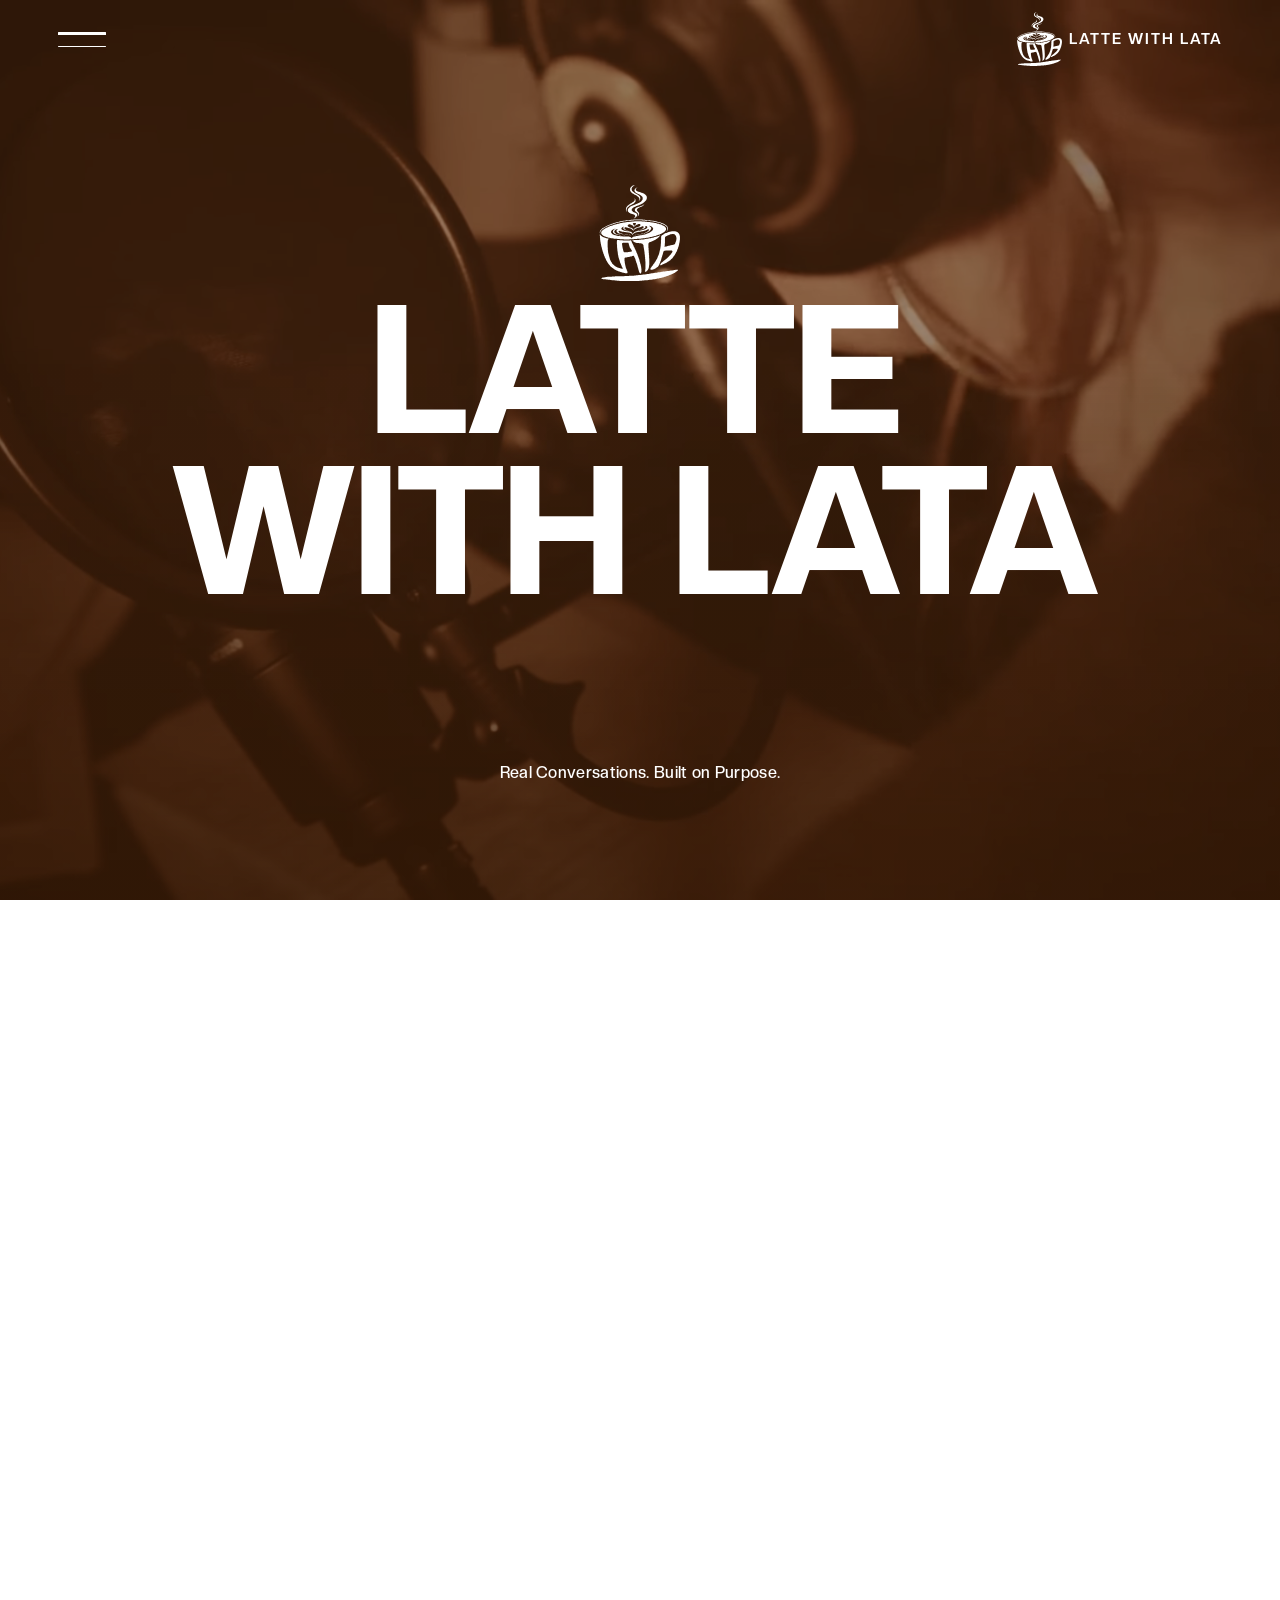
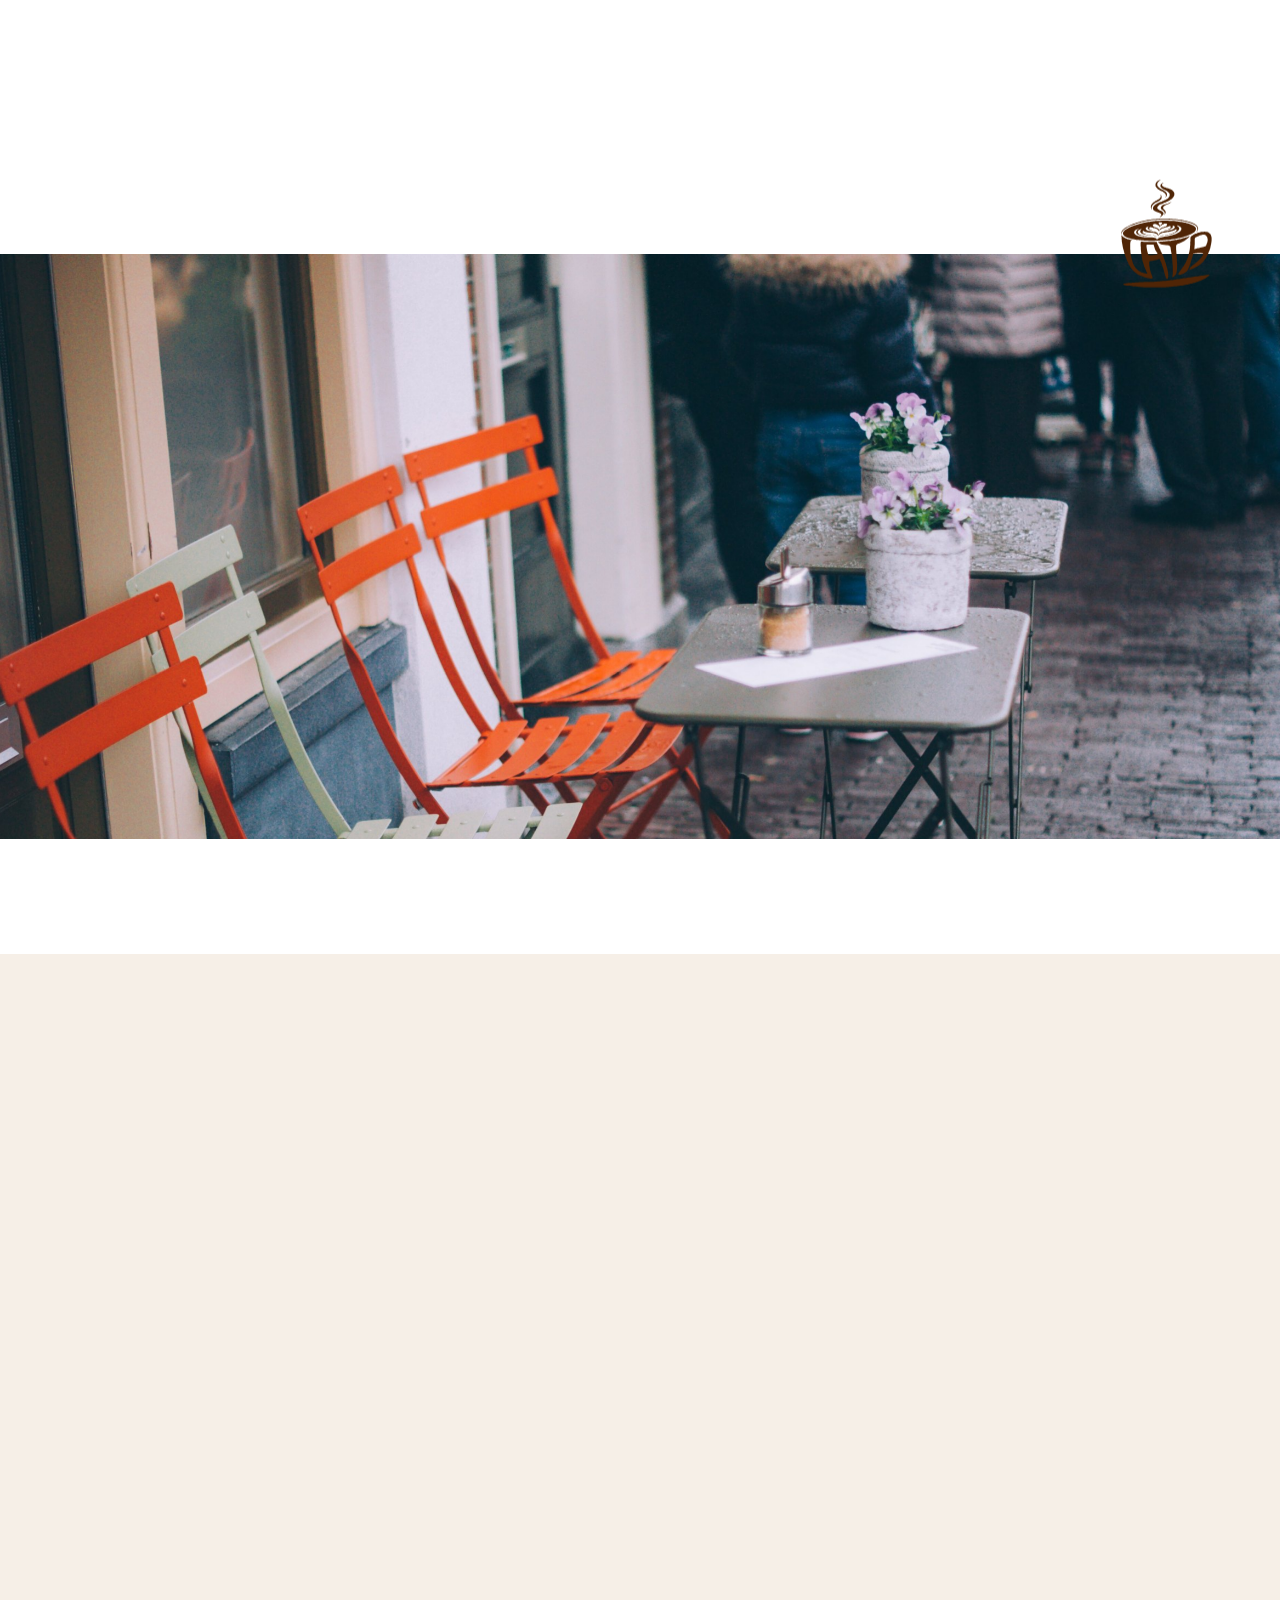
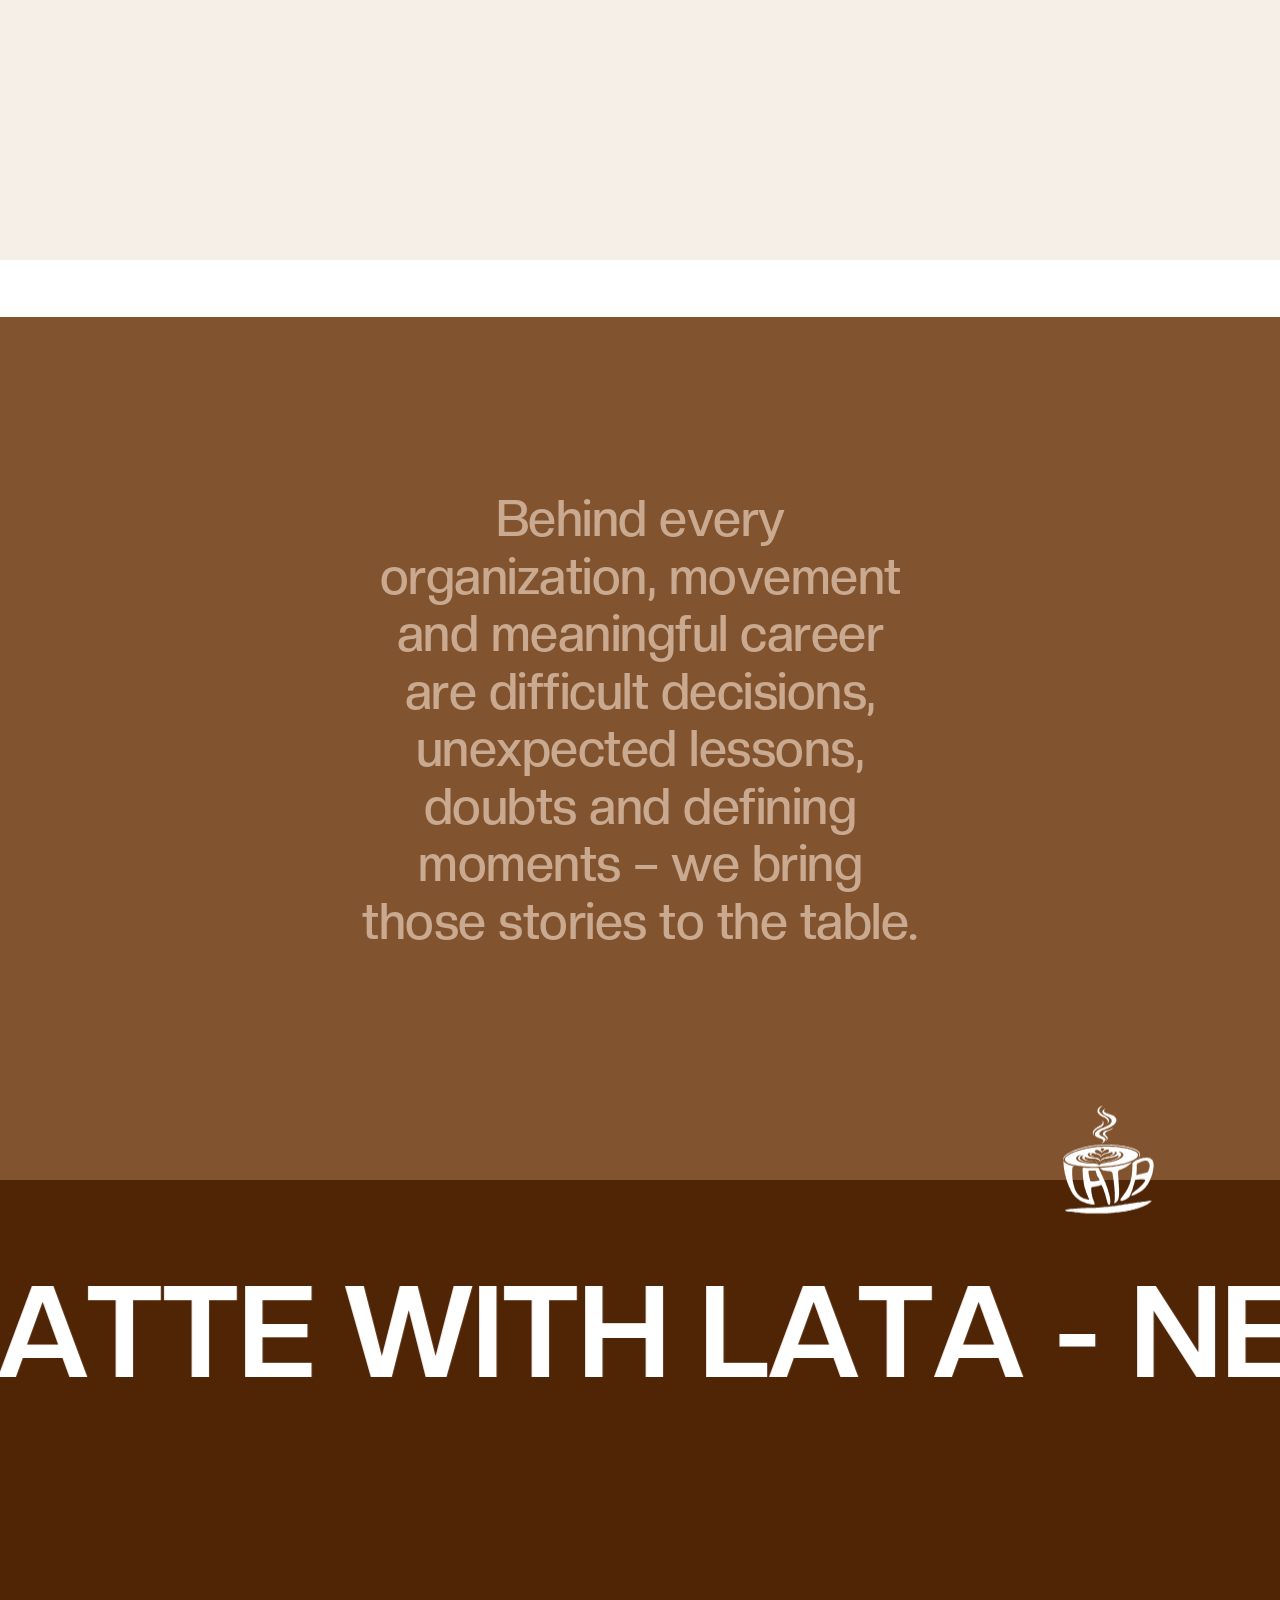
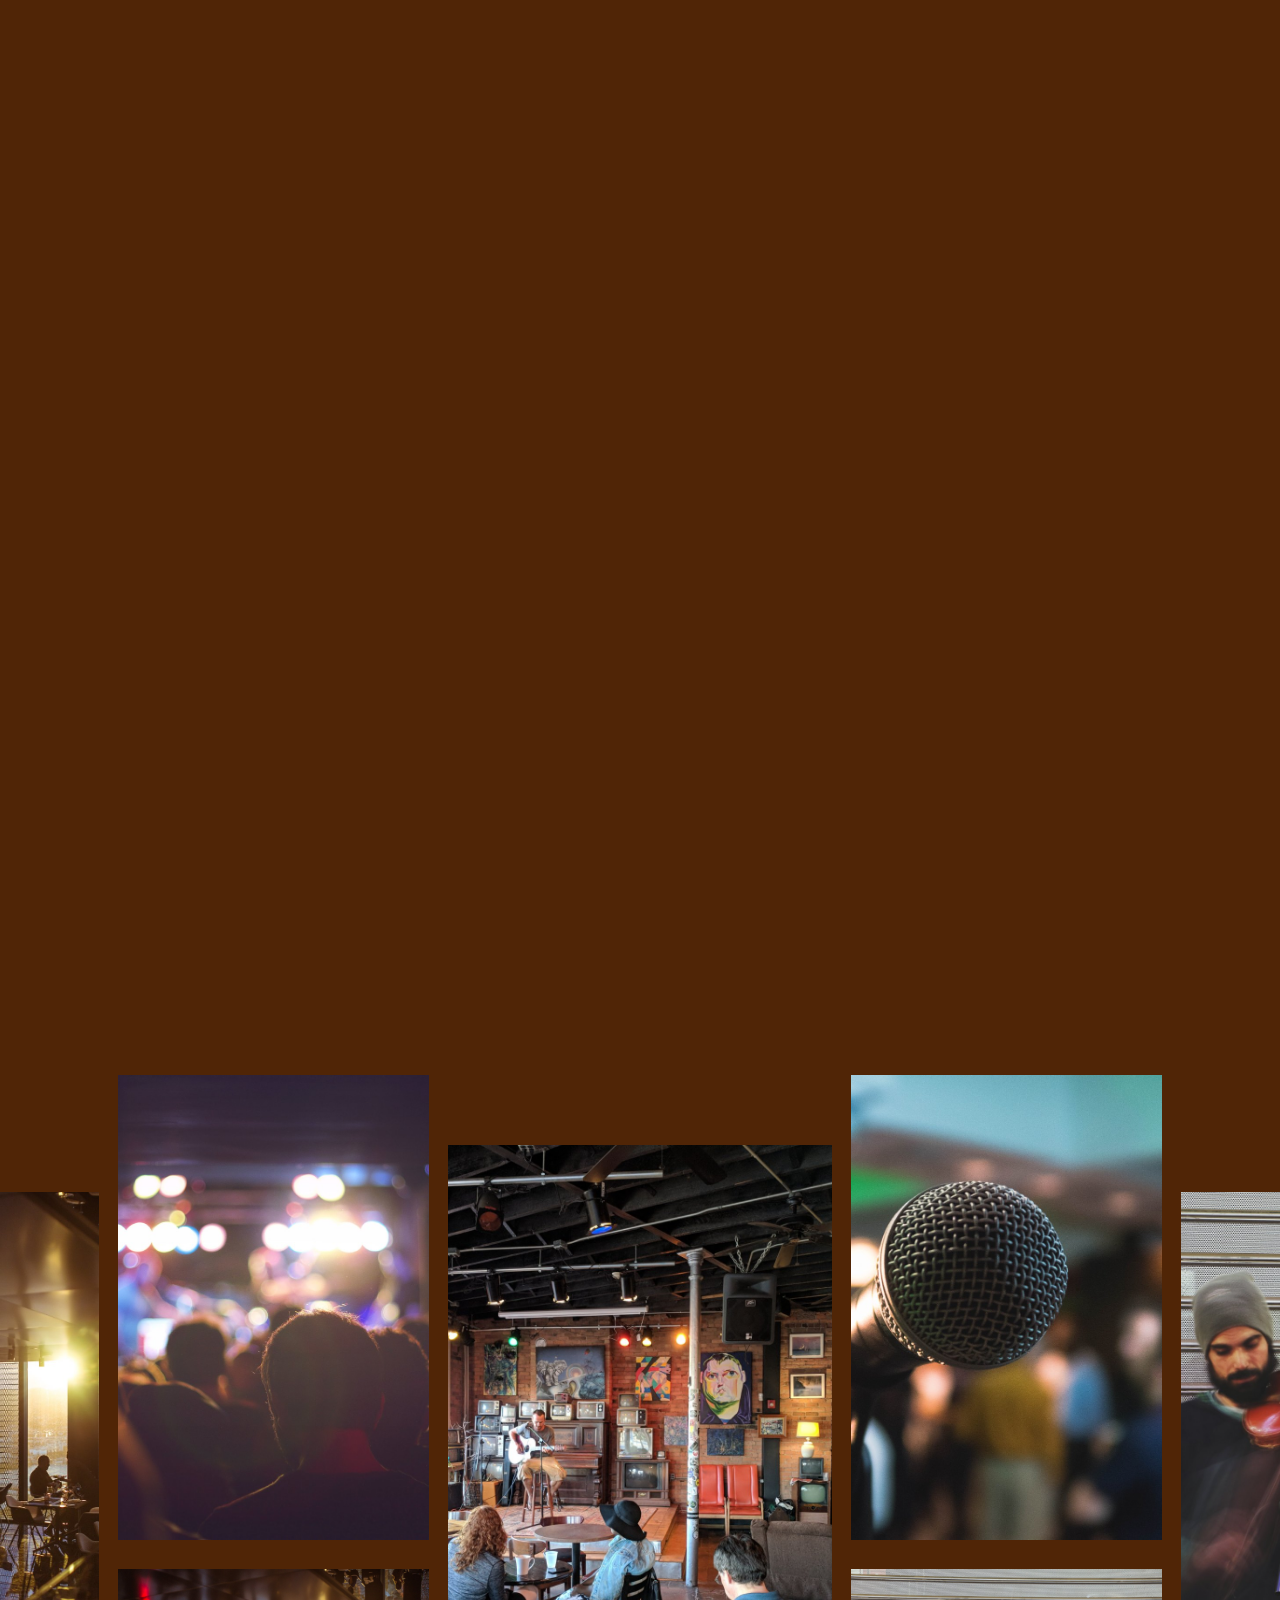
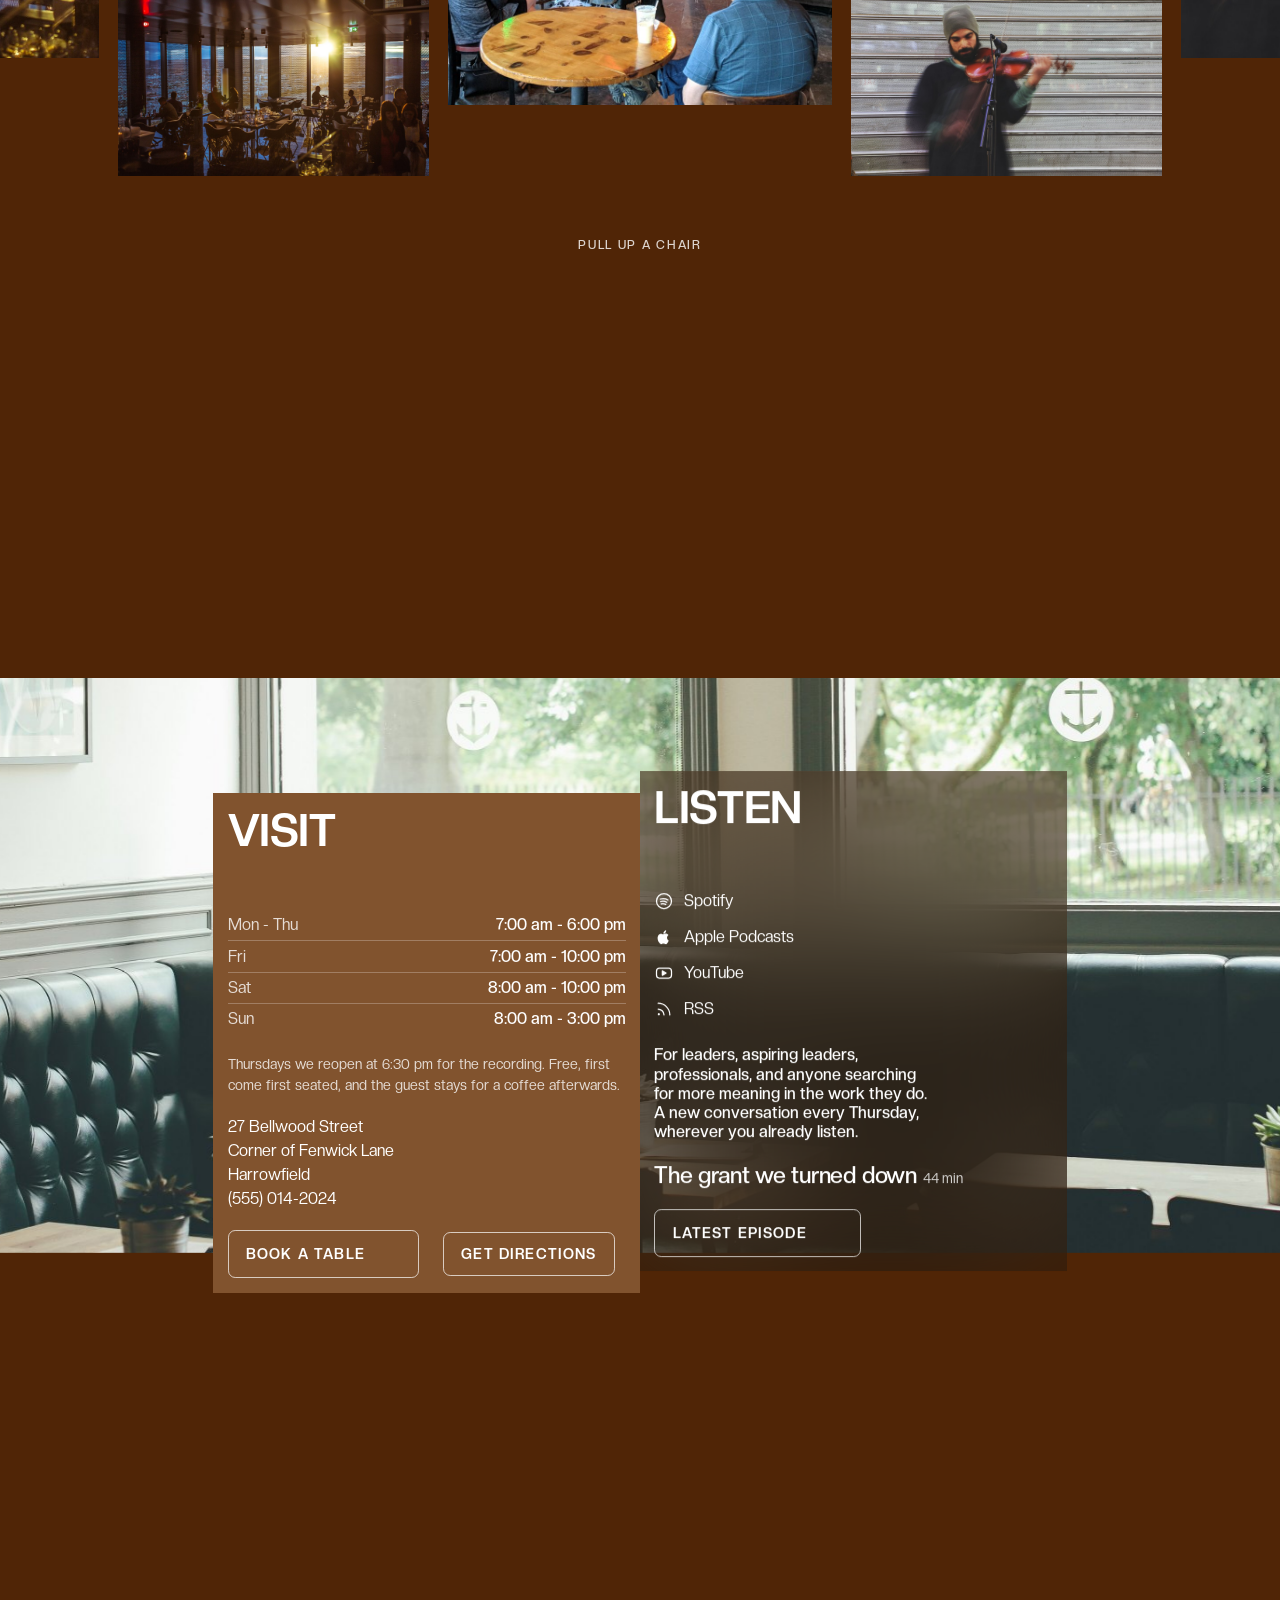
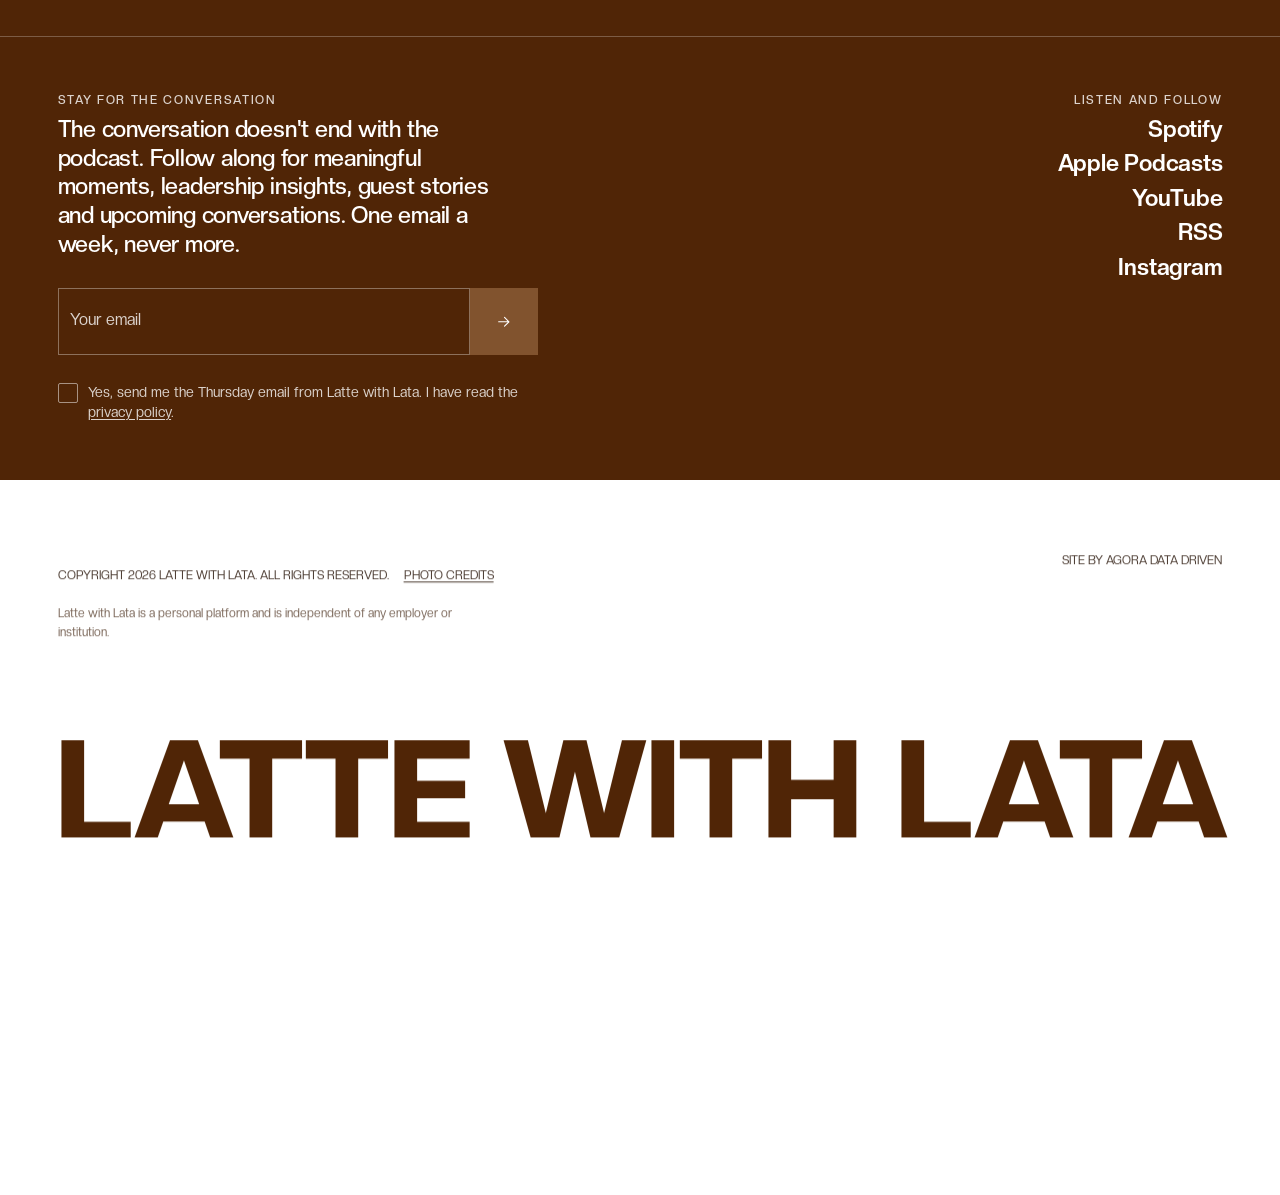
<file: index.html>
<!doctype html>
<html lang="en" class="no-js">
<head>
<meta charset="utf-8">
<!-- no-js -> js-ok before first paint (PZ pattern: .no-js in inline-critical, rendered.html:1 <html class="js-ok ...">); the section CSS carries html:not(.js-ok) fallbacks -->
<script>document.documentElement.classList.replace("no-js","js-ok")</script>
<meta name="viewport" content="width=device-width, initial-scale=1">
<title>Latte with Lata - Real Conversations. Built on Purpose.</title>
<meta name="description" content="Real Conversations. Built on Purpose. A podcast cafe in Harrowfield: coffee all week and, Thursday nights, a candid conversation with a mission-driven leader.">
<meta name="theme-color" content="#502506">
<link rel="canonical" href="https://addbp.github.io/lattewithlata/">
<meta property="og:url" content="https://addbp.github.io/lattewithlata/">
<meta property="og:type" content="website">
<meta property="og:site_name" content="Latte with Lata">
<meta property="og:title" content="Latte with Lata - Real Conversations. Built on Purpose.">
<meta property="og:description" content="Real Conversations. Built on Purpose. A podcast cafe in Harrowfield: coffee all week and, Thursday nights, a candid conversation with a mission-driven leader.">
<meta property="og:image" content="https://addbp.github.io/lattewithlata/assets/images/og-image.jpg">
<meta property="og:image:width" content="1200">
<meta property="og:image:height" content="630">
<meta property="og:image:alt" content="Latte with Lata - Real Conversations. Built on Purpose.">
<meta name="twitter:card" content="summary_large_image">
<meta name="twitter:title" content="Latte with Lata - Real Conversations. Built on Purpose.">
<meta name="twitter:description" content="Real Conversations. Built on Purpose. A podcast cafe in Harrowfield: coffee all week and, Thursday nights, a candid conversation with a mission-driven leader.">
<meta name="twitter:image" content="https://addbp.github.io/lattewithlata/assets/images/og-image.jpg">
<link rel="icon" href="assets/svg/favicon.svg" type="image/svg+xml">
<link rel="preload" href="assets/brand/fonts/creato_display/CreatoDisplay-Regular.woff2" as="font" type="font/woff2" crossorigin>
<link rel="preload" href="assets/brand/fonts/creato_display/CreatoDisplay-Bold.woff2" as="font" type="font/woff2" crossorigin>
<link rel="stylesheet" href="css/fonts.css">
<link rel="stylesheet" href="css/tokens.css">
<link rel="stylesheet" href="css/base.css">
<link rel="stylesheet" href="vendor/splide-core.min.css">
<link rel="stylesheet" href="css/sections/00-header.css">
<link rel="stylesheet" href="css/sections/01-hero.css">
<link rel="stylesheet" href="css/sections/02-intro.css">
<link rel="stylesheet" href="css/sections/03-gallery.css">
<link rel="stylesheet" href="css/sections/04-story-a.css">
<link rel="stylesheet" href="css/sections/05-strip.css">
<link rel="stylesheet" href="css/sections/06-menu.css">
<link rel="stylesheet" href="css/sections/07-manifesto.css">
<link rel="stylesheet" href="css/sections/08-podcast.css">
<link rel="stylesheet" href="css/sections/09-episodes.css">
<link rel="stylesheet" href="css/sections/10-hosts.css">
<link rel="stylesheet" href="css/sections/11-live.css">
<link rel="stylesheet" href="css/sections/12-visit-listen.css">
<link rel="stylesheet" href="css/sections/13-newsletter.css">
<link rel="stylesheet" href="css/sections/14-footer.css">
</head>
<body id="top" data-page="home">
<a class="skip-main" href="#page-content">Skip to main content</a>

<!-- ===== sections/00-header.html ===== -->
<!-- 00-header: fixed header + off-canvas drawer + mobile Book-a-table pill. Shared by EVERY page (build-site.cjs inlines it on the home page and on all sub-pages).
     Sits BEFORE <main>. Source skeleton: PZ/source/rendered.html #page-header (BUILD-SPEC 00 (b)); pill: Iceberg .home__about-button.
     Copy: content/site.json -> brand.name (lockup wordmark + aria-label), nav[], bookingLabel, listenOn[], newsletter.eyebrow (side link).
     Note: .header__container is NOT a .container (the source header is a full-width flex row, measured 1440x78 / 390x63).
     PAGES UPDATE (2026-09-17, PAGES-SPEC 1a + 3): the drawer keeps the white cup mark at 72px, now a link home. Every href is the PAGES-SPEC
     navigation map: real pages, no same-page anchors, platform links stay "#" placeholders.
     UPDATE-3 (2026-09-17, client request): the header row is burger LEFT + the logo lockup RIGHT again - the white cup mark (decorative img,
     482x571 attrs = the viewBox box so nothing shifts on load; 44px, 56px at >= 60em) + the "LATTE WITH LATA" wordmark text (hidden below
     36em: mark only), one link home. "Book a table" left the bar; it stays in the drawer, the mobile pill and every page CTA. -->
<header id="page-header" class="header page__header">
  <div class="header__container">
    <button class="header__burger menu__switcher js-menu-switcher" type="button" aria-label="Menu" aria-haspopup="true" aria-controls="menu-container" aria-expanded="false"><span class="menu__burger"><u></u></span></button>

    <a class="header__logo" href="index.html" aria-label="Latte with Lata, home">
      <img class="header__mark" src="assets/brand/logo/latte-with-lata-mark-white.svg" alt="" width="482" height="571" decoding="async">
      <span class="header__wordmark" aria-hidden="true">Latte with Lata</span>
    </a>

    <aside class="menu__screen js-menu-switcher" aria-hidden="true"></aside>

    <div id="menu-container" class="menu__container drawer" aria-hidden="true">
      <a class="menu__home" href="index.html" aria-label="Latte with Lata - home"><img class="menu__mark" src="assets/brand/logo/latte-with-lata-mark-white.svg" alt="" width="482" height="571" decoding="async"></a>
      <div class="menu__row">
        <nav id="menu-main" class="menu__main js-menu-main" aria-label="Main">
          <ul>
            <li><a href="index.html" data-nav="home"><div>Home</div><div aria-hidden="true">Home</div></a></li>
            <li><a href="cafe.html" data-nav="cafe"><div>The Cafe</div><div aria-hidden="true">The Cafe</div></a></li>
            <li><a href="menu.html" data-nav="menu"><div>Menu</div><div aria-hidden="true">Menu</div></a></li>
            <li><a href="podcast.html" data-nav="podcast"><div>The Podcast</div><div aria-hidden="true">The Podcast</div></a></li>
            <li><a href="episodes.html" data-nav="episodes"><div>Episodes</div><div aria-hidden="true">Episodes</div></a></li>
            <li><a href="podcast.html#host"><div>The Host</div><div aria-hidden="true">The Host</div></a></li>
            <li><a href="events.html" data-nav="events"><div>Events</div><div aria-hidden="true">Events</div></a></li>
            <li><a href="contact.html" data-nav="contact"><div>Contact</div><div aria-hidden="true">Contact</div></a></li>
          </ul>
        </nav>
      </div>

      <div class="menu__mid">
        <nav id="menu-side" class="menu__side" aria-label="Tools">
          <ul>
            <!-- side links: "Get directions" = the contact page's find-us block (navigation map); the newsletter block ships on every page, so its anchor stays same-page -->
            <li><a href="contact.html#find-us"><div>Get directions</div><div aria-hidden="true">Get directions</div></a></li>
            <li><a href="#s-13-newsletter"><div>Stay for the conversation</div><div aria-hidden="true">Stay for the conversation</div></a></li>
          </ul>
        </nav>
        <a class="button button--outlined button--no-icon button--squared" href="book.html" data-nav="book"><strong>Book a table</strong></a>
      </div>

      <div class="menu__footer">
        <span class="menu__footer__label" aria-hidden="true">Listen on</span>
        <nav class="menu__listen" aria-label="Listen on">
          <ul class="socials">
            <li><a href="#" aria-label="Spotify"><svg class="icon" aria-hidden="true" focusable="false"><use href="assets/svg/icons.svg#i-spotify"></use></svg><span class="visual-hide">Spotify</span></a></li>
            <li><a href="#" aria-label="Apple Podcasts"><svg class="icon icon--fill" aria-hidden="true" focusable="false"><use href="assets/svg/icons.svg#i-apple"></use></svg><span class="visual-hide">Apple Podcasts</span></a></li>
            <li><a href="#" aria-label="YouTube"><svg class="icon" aria-hidden="true" focusable="false"><use href="assets/svg/icons.svg#i-youtube"></use></svg><span class="visual-hide">YouTube</span></a></li>
            <li><a href="#" aria-label="RSS"><svg class="icon" aria-hidden="true" focusable="false"><use href="assets/svg/icons.svg#i-rss"></use></svg><span class="visual-hide">RSS</span></a></li>
          </ul>
        </nav>
      </div>
    </div>
  </div>
</header>
<!-- Iceberg mobile pill (I11): wrapper = .home__about-button (fixed, full width, faded by GSAP), link = .vertical-button__link -->
<div id="book-pill-wrap" class="book-pill__wrap">
  <a id="book-pill" class="book-pill" href="book.html"><svg class="icon" aria-hidden="true" focusable="false"><use href="assets/svg/icons.svg#i-cup"></use></svg><span>Book a table</span></a>
</div>

<main id="page-content" class="page__content">
<!-- ===== sections/01-hero.html ===== -->
<!-- 01-hero: 100vh colour video hero (Paszkowski banner container, P4) + Iceberg intro reveal (I6: clip-path slot, two-line char roll, tagline).
     Skeleton: BUILD-SPEC 01 (b). Source: PZ/source/rendered.html:155-160 (div.banner > .banner__slider.parallax > video.banner__video)
     + IC/source/rendered.html section.intro > video.intro__video / div.intro__logo > .intro__logo-inner x3 / svg.intro__sentence.
     Copy: content/site.json brand.name, brand.wordmarkLines (one .hero__line per item, never re-split), hero.tagline, hero.sr, hero.poster, hero.video.
     Poster: content/assets-manifest.json "assets/images/hero-poster.jpg" (1920x1080) = frame 0 of the loop.
     UPDATE-3 (2026-09-17, lane L3): podcast highlight loop, 1920x1080 25 fps, 17.44 s, no audio - hero.webm (VP9) then hero.mp4 (H.264 fallback);
     the edit ends on the frame before its first frame, so the native `loop` is seamless (no data-loop-end cut). Source + credit: ASSETS.md.
     JS (js/sections/01-hero.js) builds three stacked .hero__row copies per line and splits them into .char (Iceberg rows); the HTML keeps
     one copy of each line for no-JS. The wordmark is a <p>, not an h1: copy.md reserves the page's only h1 for intro.title (02) - INFERRED.
     BRAND (2026-09-17): the kit's white cup mark sits ABOVE the live wordmark (72px / 96px, LOGO-USAGE.md) as a decorative <img> (the wordmark
     carries the sr text) and fades in with the header at initial+=1.5 (01-hero.js reuses the header tween); the tagline is the kit's
     "Real Conversations. Built on Purpose." (hero.tagline); the readability overlay is CSS (#s-01-hero::before) above the media, below the text. -->
<section id="s-01-hero" class="strip strip--wide hero banner" aria-label="Latte with Lata" data-banner>
  <div class="hero__media parallax" data-parallax="20">
    <!-- data-parallax="20" = PZ _page-scroll.beautified.js:371 default (i.attr("data-parallax") || 20); the drift is ported in 01-hero.js (M5) -->
    <video class="hero__video" muted playsinline loop autoplay preload="metadata" poster="assets/images/hero-poster.jpg" width="1920" height="1080"
      aria-label="Latte with Lata. A short, silent loop from a recording booth: a studio microphone, a pop filter, headphones and handwritten notes in warm, low light.">
      <source src="assets/video/hero.webm" type="video/webm">
      <source src="assets/video/hero.mp4" type="video/mp4">
    </video>
  </div>
  <img class="hero__mark" src="assets/brand/logo/latte-with-lata-mark-white.svg" alt="" width="482" height="571" decoding="async">
  <p class="hero__wordmark">
    <span class="visual-hide">Latte with Lata</span><span class="hero__line js-chars" aria-hidden="true">LATTE</span><span class="hero__line js-chars" aria-hidden="true">WITH LATA</span>
  </p>
  <p class="hero__tagline">Real Conversations. Built on Purpose.</p>
  <!-- PAGES UPDATE (2026-09-17, PAGES-SPEC 1b): the play / pause disc was removed at the client's request - no visible video control. The autoplay rules
       stay in 01-hero.js: under prefers-reduced-motion or Save-Data the video never starts and the poster shows; off-screen the loop is paused. -->
</section>

<!-- ===== sections/02-intro.html ===== -->
<!-- 02-intro: title strip A CAFE WITH A MICROPHONE (word rise) + centred 600px intro paragraph + read-more "The cafe".
     Source skeleton: PZ/source/rendered.html div[data-id="159"].strip.strip--xnarrow.mt-md.mb-md > .container > div[data-id="267"].strip__data.text-center
     > .strip__text > h1.strip__title1  and  div[data-id="162"].strip.strip--xnarrow.mb-lg > .container > div[data-id="271"].strip__data.text-center.anima--bottom-in
     > .strip__text > p ... p > a.read-more  (BUILD-SPEC 02 (b)). The root is a wrapper <section> holding the two sibling strips; it carries `strip`
     for core's refresh-priority walk (foundation.md) - nested .strip rows reset the band (base.css), no visual effect on the cream page.
     Row order title -> text (gallery follows as 03): deliberate re-ordering, per-row geometry unchanged (BUILD-SPEC 02 (h)).
     Copy: content/site.json intro.title (the page's only h1 - copy.md), intro.paragraphs[2] (one <p> each), intro.cta.
     PAGES UPDATE (2026-09-17, PAGES-SPEC 1c): "just the logo" comes back right after the hero - .mark-row = the brown cup mark, centred above the
     title, 72px (56px on phones), decorative (alt=""), no wordmark, no tagline; it rides the section's own .anima--bottom-in reveal. The same
     .mark-row opens the first strip of every sub-page (css/pages/_shell.css). Read-more -> cafe.html (navigation map). -->
<section id="s-02-intro" class="strip intro">
  <div class="strip strip--xnarrow mt-md mb-md intro__title-strip">
    <div class="container">
      <div class="mark-row anima--bottom-in"><img class="mark-row__mark" src="assets/brand/logo/latte-with-lata-mark-brown.svg" alt="" width="482" height="571" decoding="async"></div>
      <div class="strip__data text-center">
        <div class="strip__text">
          <h1 class="strip__title1 js-split">A CAFE WITH A MICROPHONE</h1>
        </div>
      </div>
    </div>
  </div>
  <div class="strip strip--xnarrow mb-lg intro__text-strip">
    <div class="container">
      <div class="strip__data text-center anima--bottom-in">
        <div class="strip__text intro__text">
          <p>Thoughtful conversations with people building careers, organizations, and movements around purpose.</p>
          <p>Pull up a chair and discover the stories behind mission-driven work.</p>
          <p><a class="read-more" href="cafe.html">The cafe</a></p>
        </div>
      </div>
    </div>
  </div>
</section>

<!-- ===== sections/03-gallery.html ===== -->
<!-- 03-gallery - Bleed-right cafe gallery carousel (6 portraits). SOURCE: Paszkowski P2 carousel 1
     (PZ source/rendered.html div[data-id="161"] > .container > div[data-id="270"].strip__data.anima--fade > #splide02.strip__gallery.splide).
     Arrows are injected by carousel.js (initCarousel); no lightbox link (Fancybox dropped, DD Pick 6 "Change") so the
     hover-zoom hook .strip__gallery__link is a <figure>. Copy/alt: content/site.json gallery[] + content/assets-manifest.json (alt wins). -->
<section id="s-03-gallery" class="strip strip__gallery--slider js-splide-arrows carousel strip--wide mb-md gallery">
  <div class="container">
    <div class="strip__data anima--fade">
      <div class="strip__gallery splide" data-splide-sizes='{"all":2,"576":3,"800":3}' aria-label="Cafe gallery">
        <div class="splide__track">
          <ul class="splide__list">
            <li class="splide__slide strip__gallery__item">
              <figure class="strip__gallery__link">
                <img src="assets/images/gallery-01.jpg" width="1200" height="1800" alt="Cafe interior with a dark leather banquette, wooden tables and a copper pendant lamp" loading="eager" decoding="async">
              </figure>
            </li>
            <li class="splide__slide strip__gallery__item">
              <figure class="strip__gallery__link">
                <img src="assets/images/gallery-02.jpg" width="1200" height="1800" alt="Barista pouring steamed milk into a cup to form latte art" loading="eager" decoding="async">
              </figure>
            </li>
            <li class="splide__slide strip__gallery__item">
              <figure class="strip__gallery__link">
                <img src="assets/images/gallery-03.jpg" width="1200" height="1800" alt="Croissants and pastries on a marble board in a bakery display case" loading="eager" decoding="async">
              </figure>
            </li>
            <li class="splide__slide strip__gallery__item">
              <figure class="strip__gallery__link">
                <img src="assets/images/gallery-04.jpg" width="1200" height="1800" alt="Condenser microphone on a desk with guitars hanging on the wall behind" loading="lazy" decoding="async">
              </figure>
            </li>
            <li class="splide__slide strip__gallery__item">
              <figure class="strip__gallery__link">
                <img src="assets/images/gallery-05.jpg" width="1200" height="1800" alt="Cup of coffee with rosetta latte art on a wooden table" loading="lazy" decoding="async">
              </figure>
            </li>
            <li class="splide__slide strip__gallery__item">
              <figure class="strip__gallery__link">
                <img src="assets/images/gallery-06.jpg" width="1200" height="1800" alt="Cafe bar counter with a large lampshade and staff working behind it" loading="lazy" decoding="async">
              </figure>
            </li>
          </ul>
        </div>
      </div>
    </div>
  </div>
</section>

<!-- ===== sections/04-story-a.html ===== -->
<!-- 04-story-a - Two-column editorial story row FROM FIRST POUR TO LAST WORD. SOURCE: Paszkowski P8 section 07
     (PZ source/rendered.html div[data-id="164"].strip.strip--normal.strip--columns.mb-lg > .container >
      [273].strip__data.strip__column.strip__column--1.strip--stamp.anima--left-in.js-image-anime (figure --before) +
      [274].strip__data.strip__column.strip__column--2.anima--right-in.js-image-anime.mobile-first (h2, p..., p > a.read-more, figure --after)).
     The source's <p>&nbsp;</p> spacer lines are replaced by a margin rule in css/sections/04-story-a.css (INFERRED).
     Copy: content/site.json storyA.* (brand pass 2026-09-17: paragraphs verbatim from the rewritten site.json; title + CTA unchanged);
     alt/size: content/assets-manifest.json (manifest alt wins). Images eager: core initImageAnime strips loading anyway (PZ _page-scroll.beautified.js:143-145). -->
<section id="s-04-story-a" class="strip strip--normal strip--columns mb-lg story story--a">
  <div class="container">
    <div class="strip__data strip__column strip__column--1 strip--stamp anima--left-in js-image-anime">
      <div class="strip__column__content">
        <div class="strip__text">
          <figure class="strip__image strip__image--before">
            <img src="assets/images/story-a-1.jpg" width="1200" height="1800" alt="Barista in a flat cap and apron working at an espresso machine" loading="eager" decoding="async">
          </figure>
        </div>
      </div>
    </div>
    <div class="strip__data strip__column strip__column--2 anima--right-in js-image-anime mobile-first">
      <div class="strip__column__content">
        <div class="strip__text">
          <h2 class="strip__title1 js-split">FROM FIRST POUR TO LAST WORD</h2>
          <p>The cafe opened in the spring of 2024 with a second-hand espresso machine, a borrowed oven and one rule: the music stays quiet enough to talk over.</p>
          <p>The talking turned out to be the point. By autumn there were microphones on the corner table, and leaders from clinics, councils and charities were coming in to say what they could not say at a podium.</p>
          <p>The machine has since been replaced. The rule has not.</p>
          <p><a class="read-more" href="cafe.html#story">Discover the story</a></p>
          <figure class="strip__image strip__image--after">
            <img src="assets/images/story-a-2.jpg" width="1200" height="1800" alt="Three friends toasting with coffee cups above a wooden cafe table" loading="eager" decoding="async">
          </figure>
        </div>
      </div>
    </div>
  </div>
</section>

<!-- ===== sections/05-strip.html ===== -->
<!-- 05-strip - Full-bleed 65vh parallax image window with floating stamp. SOURCE: Paszkowski P9 section 163 + P7 stamp
     (PZ source/rendered.html div[data-id="163"].strip.strip--image.strip--wide.mb-lg > .container >
      div[data-id="272"].strip__data.strip--stamp.parallax > figure.strip__image > picture > img).
     No <picture> (single JPEG); base.css sizes the window (65vh, img 150%) and core initParallaxStrips drives y.
     Image eager: the img must be laid out for y() = box.h - img.h before the first refresh. Alt/size: content/assets-manifest.json. -->
<section id="s-05-strip" class="strip strip--image strip--wide mb-lg strip-window">
  <div class="container">
    <div class="strip__data strip--stamp parallax">
      <figure class="strip__image">
        <img src="assets/images/strip-wide.jpg" width="2400" height="1600" alt="Orange bistro chairs and a small table outside a cafe on a brick pavement" loading="eager" decoding="async">
      </figure>
    </div>
  </div>
</section>

<!-- ===== sections/06-menu.html ===== -->
<!-- 06-menu - Cream-2 band ON THE MENU: spacer row (stamp, OFF by default), h2 word rise, 600px paragraph, food carousel (6),
     closing read-mores. SOURCE: Paszkowski P14 band + sections 221/166/167/168 (PZ source/rendered.html:
       [221].strip.strip--normal.bg-np-grey > [347].strip__data.pt-md.strip--stamp > .strip__text (empty)
       [166].strip.strip--xnarrow.bg-np-grey > [276].strip__data.md:text-center.pb-md.anima--bottom-in > h2 + p (+ read-more, moved to the ctas row)
       [167].strip.strip__gallery--slider.js-splide-arrows.carousel.bg-np-grey.strip--wide > [277].strip__data.pb-md.anima--bottom-in > #splide03
       [168].strip.bg-np-grey.strip--xnarrow.mb-md > [278].strip__data.pb-md.text-center.anima--bottom-in > p > a.read-more).
     Root is NOT a .strip on purpose: base.css resets --bgStrip on nested strips (_strip.7.5.scss:12-19); the four inner strips carry the band.
     Stamp: spec 06 (h) keeps it off (4-instance rule, DD Pick 13) - flip data-stamp="on" to show it.
     Copy: content/site.json menu.* (brand pass 2026-09-17: paragraph verbatim from the rewritten site.json; title, names, prices, CTA labels/hrefs
     unchanged); alt/size: content/assets-manifest.json (manifest alt wins; food-01..06 are 1:1, caption = name + price per copy.md).
     Brand pass: the closing CTA row keeps its two anchors and hrefs but renders them as base.css .button (G6 shared): "Book a table" = filled
     brand primary, "See the menu" = outlined secondary (lane brief). Verifier hook `.menu__ctas .read-more` -> `.menu__ctas .menu__cta`. -->
<section id="s-06-menu" class="menu-band bg-band-cream2">
  <div class="strip strip--normal bg-band-cream2 menu__spacer">
    <div class="container">
      <div class="strip__data pt-md strip--stamp" data-stamp="off">
        <div class="strip__text"></div>
      </div>
    </div>
  </div>
  <div class="strip strip--xnarrow bg-band-cream2 menu__intro">
    <div class="container">
      <div class="strip__data md-text-center pb-md anima--bottom-in">
        <div class="strip__text">
          <h2 class="strip__title1 js-split">ON THE MENU</h2>
          <p>Espresso from a roaster two streets over, croissants baked at six, and brunch until the kitchen runs out. The prices are for a cup at the counter; a seat by the window, or at the corner table, costs the same.</p>
        </div>
      </div>
    </div>
  </div>
  <div class="strip strip__gallery--slider js-splide-arrows carousel bg-band-cream2 strip--wide menu__carousel">
    <div class="container">
      <div class="strip__data pb-md anima--bottom-in">
        <div class="strip__gallery splide" data-splide-sizes='{"all":2,"576":3,"800":3}' aria-label="Menu highlights">
          <div class="splide__track">
            <ul class="splide__list">
              <li class="splide__slide strip__gallery__item">
                <figure class="strip__gallery__link menu__item">
                  <div class="menu__item-media"><img src="assets/images/food-01.jpg" width="1200" height="1200" alt="Espresso pouring into a cup from an espresso machine" loading="lazy" decoding="async"></div>
                  <figcaption class="menu__caption"><span class="menu__name">Espresso</span><span class="menu__price">$4.00</span></figcaption>
                </figure>
              </li>
              <li class="splide__slide strip__gallery__item">
                <figure class="strip__gallery__link menu__item">
                  <div class="menu__item-media"><img src="assets/images/food-02.jpg" width="1200" height="1200" alt="Cappuccino with rosetta latte art in a white cup" loading="lazy" decoding="async"></div>
                  <figcaption class="menu__caption"><span class="menu__name">Cappuccino</span><span class="menu__price">$5.50</span></figcaption>
                </figure>
              </li>
              <li class="splide__slide strip__gallery__item">
                <figure class="strip__gallery__link menu__item">
                  <div class="menu__item-media"><img src="assets/images/food-03.jpg" width="1200" height="1200" alt="Chocolate-drizzled croissant on a slate board beside a tall latte" loading="lazy" decoding="async"></div>
                  <figcaption class="menu__caption"><span class="menu__name">Butter croissant</span><span class="menu__price">$5.00</span></figcaption>
                </figure>
              </li>
              <li class="splide__slide strip__gallery__item">
                <figure class="strip__gallery__link menu__item">
                  <div class="menu__item-media"><img src="assets/images/food-04.jpg" width="1200" height="1200" alt="Slice of coffee cake on a plate next to a flat white" loading="lazy" decoding="async"></div>
                  <figcaption class="menu__caption"><span class="menu__name">Cardamom cake</span><span class="menu__price">$7.50</span></figcaption>
                </figure>
              </li>
              <li class="splide__slide strip__gallery__item">
                <figure class="strip__gallery__link menu__item">
                  <div class="menu__item-media"><img src="assets/images/food-05.jpg" width="1200" height="1200" alt="Brunch plate of French toast with berries on a blue plate" loading="lazy" decoding="async"></div>
                  <figcaption class="menu__caption"><span class="menu__name">Eggs, greens, sourdough</span><span class="menu__price">$18.00</span></figcaption>
                </figure>
              </li>
              <li class="splide__slide strip__gallery__item">
                <figure class="strip__gallery__link menu__item">
                  <div class="menu__item-media"><img src="assets/images/food-06.jpg" width="1200" height="1200" alt="Tall glass of iced coffee with milk swirling through it" loading="lazy" decoding="async"></div>
                  <figcaption class="menu__caption"><span class="menu__name">Cold brew</span><span class="menu__price">$6.50</span></figcaption>
                </figure>
              </li>
            </ul>
          </div>
        </div>
      </div>
    </div>
  </div>
  <div class="strip bg-band-cream2 strip--xnarrow mb-md menu__ctas">
    <div class="container">
      <div class="strip__data pb-md text-center anima--bottom-in">
        <div class="strip__text">
          <p class="menu__cta-row"><a class="button button--outlined menu__cta menu__cta--secondary" href="menu.html">See the menu</a><a class="button menu__cta menu__cta--primary" href="book.html">Book a table</a></p>
        </div>
      </div>
    </div>
  </div>
</section>

<!-- ===== sections/07-manifesto.html ===== -->
<!-- 07-manifesto - Full-bleed accent interlude with the colour-scrub sentence
     Source skeleton: Iceberg div.home-sentence > div.home-sentence__content > (SplitText words > chars) [+ svg ellipse: DROPPED, DD Pick 11]
     Copy: content/site.json manifesto.sentence (verbatim). Band: .bg-band-accent (tokens.css) = --colAccent #81532e with --colOnBrand text.
     BRAND (2026-09-17, lane C): sentence case via the base.css opt-in `.text-decorated--sentence` (BK: Medium 500, sentence case allowed
     for the manifesto; size clamp unchanged). No overflow:hidden on the root (08's stamp overhangs 56px up). -->
<section id="s-07-manifesto" class="strip strip--narrow bg-band-accent manifesto">
  <div class="container">
    <div class="strip__data text-center">
      <div class="strip__text">
        <p class="manifesto__content text-decorated text-decorated--sentence">Behind every organization, movement and meaningful career are difficult decisions, unexpected lessons, doubts and defining moments &ndash; we bring those stories to the table.</p>
      </div>
    </div>
  </div>
</section>

<!-- ===== sections/08-podcast.html ===== -->
<!-- 08-podcast - Brand-brown band opener: spacer row + stamp, blurred glow marquee ticker, left-column paragraph + "Hosted by" line
     Source skeletons: PZ div[data-id="221"] spacer (.strip.strip--normal.bg-np-grey > .container > .strip__data.pt-md.strip--stamp) - band opener pattern;
                       IC section.home-blur > div.blur-sentence > div.blur-sentence__sentence x2 (marquee copies, .is-animated while in view; texture/svg DROPPED);
                       IC section.home-podcast-top > div.home-podcast-top__text (paragraph) re-expressed as the PZ 24-col column 1.
     Copy: content/site.json podcast.ticker / podcast.eyebrow / podcast.paragraph (verbatim; " - " appended to each ticker copy per copy.md);
           hosts.name / hosts.role for the "Hosted by" line (BRAND 2026-09-17, lane C: inside the existing text block, links to #s-10-hosts;
           avatar = assets/images/founder-avatar.jpg, a 320x320 crop of hosts.images[0] assets/brand/lata-singh-podcast.jpg, decorative - the link text names her).
     Root is a band wrapper (not a .strip): the three rows are the strips (nested strips would reset the band, base.css s4). The brown band continues into 09. -->
<section id="s-08-podcast" class="podcast bg-band-black">

  <!-- spacer row = PZ [221]/[347]: 57.6 tall (.pt-md) with an empty .strip__text; carries stamp instance 3 of 4 (DD Pick 13) - white cup mark on the 07/08 seam -->
  <div class="strip strip--normal bg-band-black podcast__spacer">
    <div class="container">
      <div class="strip__data pt-md strip--stamp">
        <div class="strip__text"></div>
      </div>
    </div>
  </div>

  <!-- marquee row = IC .home-blur__sentence (two copies, horizontalLoop + glow chars) -->
  <div class="strip strip--wide bg-band-black podcast__ticker">
    <div class="container">
      <p class="visual-hide">LATTE WITH LATA - NEW EPISODE EVERY THURSDAY</p>
      <div class="marquee" aria-hidden="true">
        <div class="marquee__copy">LATTE WITH LATA - NEW EPISODE EVERY THURSDAY -</div>
        <div class="marquee__copy">LATTE WITH LATA - NEW EPISODE EVERY THURSDAY -</div>
      </div>
      <!-- UPDATE-3 (2026-09-17, client decision): no pause / play control. 08-podcast.js runs the loop only while this row is on screen; static under reduced motion / no JS -->
    </div>
  </div>

  <!-- paragraph row = IC .home-podcast-top__text in PZ column 1 of the 24-col grid (column 2 stays empty by design, hidden below 50em) -->
  <div class="strip strip--normal strip--columns bg-band-black podcast__about">
    <div class="container">
      <div class="strip__data strip__column strip__column--1 pt-md pb-md anima--bottom-in">
        <div class="strip__column__content">
          <div class="strip__text">
            <p class="eyebrow podcast__eyebrow">There's more behind every mission</p>
            <p class="podcast__lead lead">Join Latte with Lata for candid, unhurried conversations with mission-driven leaders about the decisions and experiences that shaped their work. Recorded at the corner table on Thursday nights, every episode moves through the same four parts: The Origin Story, The Hard Trade-off, What No One Tells You and The Coffee Break.</p>
            <p class="podcast__hosted">
              <a class="podcast__host" href="podcast.html#host">
                <img class="podcast__avatar" src="assets/images/founder-avatar.jpg" width="320" height="320" alt="" loading="lazy" decoding="async">
                <span class="podcast__host-text"><span class="podcast__host-by">Hosted by</span> <span class="podcast__host-name">Lata Singh</span></span>
              </a>
            </p>
          </div>
        </div>
      </div>
      <div class="strip__data strip__column strip__column--2 podcast__empty" aria-hidden="true"></div>
    </div>
  </div>

</section>

<!-- ===== sections/09-episodes.html ===== -->
<!-- 09-episodes - Episodes carousel: 6 Iceberg project-card-anatomy cards inside the Paszkowski bleed-right carousel + "All episodes"
     Source skeletons: PZ div[data-id="161"].strip.strip__gallery--slider.js-splide-arrows.carousel.strip--wide > .container > .strip__data(.anima--*) > .strip__gallery.splide (#splide02)
                       IC a.project-card > div.project-card__image > img ; div.project-card__content > __top (__title, __impact > .line x3) + __bottom (__scope, __location, __year)
                       PZ div[data-id="168"] closing read-more row (.strip.strip--xnarrow > .strip__data.pb-md.text-center.anima--bottom-in > p > a.read-more)
     Copy: content/site.json episodes[0..5] (newest first; date ISO -> "10 Sep 2026"; guest meta = "guest, role" and may wrap to two lines), episodesCta.
           Alt/width/height: content/assets-manifest.json. Covers 1-3 (the first page of the rail) load eager, 4-6 lazy.
     BRAND 2026-09-17 (lane C): copy re-hard-coded verbatim from the brand site.json (scratch gen-09.cjs); markup skeleton unchanged.
     Root is a band wrapper (not a .strip): the two rows are the strips. The brown band continues from 08 (no margins, paddings only). -->
<section id="s-09-episodes" class="episodes bg-band-black">

  <div class="strip strip__gallery--slider js-splide-arrows carousel bg-band-black strip--wide episodes__carousel">
    <div class="container">
      <div class="strip__data pt-md pb-md anima--bottom-in">
        <h2 class="visual-hide">Latest episodes</h2>
        <div class="strip__gallery" data-splide-sizes='{"all":1,"576":2,"800":3}' aria-label="Latest episodes">
          <div class="splide__track">
            <ul class="splide__list">

              <li class="splide__slide strip__gallery__item">
                <article class="episode-card">
                  <a class="episode-card__cover strip__gallery__link" href="episodes.html#ep-88" aria-label="Episode 88: The grant we turned down, show notes">
                    <img src="assets/images/episode-01.jpg" width="1600" height="1067" alt="Hand writing in a notebook next to a cup of coffee, glasses and a laptop" loading="eager" decoding="async">
                    <span class="episode-card__play" aria-hidden="true"><svg class="icon" focusable="false"><use href="assets/svg/icons.svg#i-play"></use></svg></span>
                  </a>
                  <div class="episode-card__panel">
                    <div class="episode-card__top">
                      <h3 class="episode-card__title"><a href="episodes.html#ep-88">The grant we turned down</a></h3>
                      <p class="episode-card__blurb">Marisol said no to the biggest cheque in her nonprofit's history. On strings, dignity, and the board meeting that followed.</p>
                    </div>
                    <dl class="episode-card__meta">
                      <div class="episode-card__guest"><dt class="visual-hide">Guest</dt><dd>Marisol Vega, Executive director, Harrowfield Food Bank</dd></div>
                      <div class="episode-card__duration"><dt class="visual-hide">Length</dt><dd>44&nbsp;min</dd></div>
                      <div class="episode-card__date"><dt class="visual-hide">Date</dt><dd><time datetime="2026-09-10">Thu 10 Sep 2026</time></dd></div>
                    </dl>
                  </div>
                </article>
              </li>

              <li class="splide__slide strip__gallery__item">
                <article class="episode-card">
                  <a class="episode-card__cover strip__gallery__link" href="episodes.html#ep-87" aria-label="Episode 87: What no one tells you about a waiting room, show notes">
                    <img src="assets/images/episode-02.jpg" width="1600" height="1067" alt="Kettle pouring water into a pour-over coffee brewer" loading="eager" decoding="async">
                    <span class="episode-card__play" aria-hidden="true"><svg class="icon" focusable="false"><use href="assets/svg/icons.svg#i-play"></use></svg></span>
                  </a>
                  <div class="episode-card__panel">
                    <div class="episode-card__top">
                      <h3 class="episode-card__title"><a href="episodes.html#ep-87">What no one tells you about a waiting room</a></h3>
                      <p class="episode-card__blurb">Kwame runs a clinic where nobody is turned away. On the maths of a Tuesday morning, and the lesson no residency teaches.</p>
                    </div>
                    <dl class="episode-card__meta">
                      <div class="episode-card__guest"><dt class="visual-hide">Guest</dt><dd>Dr Kwame Boateng, Medical director, Eastgate Community Clinic</dd></div>
                      <div class="episode-card__duration"><dt class="visual-hide">Length</dt><dd>47&nbsp;min</dd></div>
                      <div class="episode-card__date"><dt class="visual-hide">Date</dt><dd><time datetime="2026-09-03">Thu 3 Sep 2026</time></dd></div>
                    </dl>
                  </div>
                </article>
              </li>

              <li class="splide__slide strip__gallery__item">
                <article class="episode-card">
                  <a class="episode-card__cover strip__gallery__link" href="episodes.html#ep-86" aria-label="Episode 86: Fixing a form nobody could finish, show notes">
                    <img src="assets/images/episode-03.jpg" width="1600" height="1067" alt="People sitting at a cafe window bar looking out at a city skyline" loading="eager" decoding="async">
                    <span class="episode-card__play" aria-hidden="true"><svg class="icon" focusable="false"><use href="assets/svg/icons.svg#i-play"></use></svg></span>
                  </a>
                  <div class="episode-card__panel">
                    <div class="episode-card__top">
                      <h3 class="episode-card__title"><a href="episodes.html#ep-86">Fixing a form nobody could finish</a></h3>
                      <p class="episode-card__blurb">Hannah rebuilt a benefits form that failed half the people who started it. On slow change inside government, and who decides it worked.</p>
                    </div>
                    <dl class="episode-card__meta">
                      <div class="episode-card__guest"><dt class="visual-hide">Guest</dt><dd>Hannah Lindgren, Chief innovation officer, City of Harrowfield</dd></div>
                      <div class="episode-card__duration"><dt class="visual-hide">Length</dt><dd>39&nbsp;min</dd></div>
                      <div class="episode-card__date"><dt class="visual-hide">Date</dt><dd><time datetime="2026-08-27">Thu 27 Aug 2026</time></dd></div>
                    </dl>
                  </div>
                </article>
              </li>

              <li class="splide__slide strip__gallery__item">
                <article class="episode-card">
                  <a class="episode-card__cover strip__gallery__link" href="episodes.html#ep-85" aria-label="Episode 85: The origin story is not the pitch, show notes">
                    <img src="assets/images/episode-04.jpg" width="1600" height="1067" alt="Person sitting alone at a long table in a cafe, backlit by large windows" loading="lazy" decoding="async">
                    <span class="episode-card__play" aria-hidden="true"><svg class="icon" focusable="false"><use href="assets/svg/icons.svg#i-play"></use></svg></span>
                  </a>
                  <div class="episode-card__panel">
                    <div class="episode-card__top">
                      <h3 class="episode-card__title"><a href="episodes.html#ep-85">The origin story is not the pitch</a></h3>
                      <p class="episode-card__blurb">Elias hires people on the day they leave prison. On the phone call that started it, a first year of losses, and keeping the door open.</p>
                    </div>
                    <dl class="episode-card__meta">
                      <div class="episode-card__guest"><dt class="visual-hide">Guest</dt><dd>Elias Okonkwo, Founder, Second Shift social enterprise</dd></div>
                      <div class="episode-card__duration"><dt class="visual-hide">Length</dt><dd>42&nbsp;min</dd></div>
                      <div class="episode-card__date"><dt class="visual-hide">Date</dt><dd><time datetime="2026-08-20">Thu 20 Aug 2026</time></dd></div>
                    </dl>
                  </div>
                </article>
              </li>

              <li class="splide__slide strip__gallery__item">
                <article class="episode-card">
                  <a class="episode-card__cover strip__gallery__link" href="episodes.html#ep-84" aria-label="Episode 84: Showing up is the whole strategy, show notes">
                    <img src="assets/images/episode-05.jpg" width="1600" height="1067" alt="Notebooks, a pen and a latte on a weathered wooden table" loading="lazy" decoding="async">
                    <span class="episode-card__play" aria-hidden="true"><svg class="icon" focusable="false"><use href="assets/svg/icons.svg#i-play"></use></svg></span>
                  </a>
                  <div class="episode-card__panel">
                    <div class="episode-card__top">
                      <h3 class="episode-card__title"><a href="episodes.html#ep-84">Showing up is the whole strategy</a></h3>
                      <p class="episode-card__blurb">Rosa has knocked on more doors than she can count. On patience, small wins, and what a street knows that a strategy deck does not.</p>
                    </div>
                    <dl class="episode-card__meta">
                      <div class="episode-card__guest"><dt class="visual-hide">Guest</dt><dd>Rosa Delgado, Community organiser, Fenwick Tenants' Union</dd></div>
                      <div class="episode-card__duration"><dt class="visual-hide">Length</dt><dd>36&nbsp;min</dd></div>
                      <div class="episode-card__date"><dt class="visual-hide">Date</dt><dd><time datetime="2026-08-13">Thu 13 Aug 2026</time></dd></div>
                    </dl>
                  </div>
                </article>
              </li>

              <li class="splide__slide strip__gallery__item">
                <article class="episode-card">
                  <a class="episode-card__cover strip__gallery__link" href="episodes.html#ep-83" aria-label="Episode 83: Who stays when everyone is leaving, show notes">
                    <img src="assets/images/episode-06.jpg" width="1600" height="1067" alt="Barista pouring espresso into two glass jars of milk at a cafe bar" loading="lazy" decoding="async">
                    <span class="episode-card__play" aria-hidden="true"><svg class="icon" focusable="false"><use href="assets/svg/icons.svg#i-play"></use></svg></span>
                  </a>
                  <div class="episode-card__panel">
                    <div class="episode-card__top">
                      <h3 class="episode-card__title"><a href="episodes.html#ep-83">Who stays when everyone is leaving</a></h3>
                      <p class="episode-card__blurb">Grace kept a hospice team together through the hardest three years in nursing. On staying, and the coffee break that saved a shift.</p>
                    </div>
                    <dl class="episode-card__meta">
                      <div class="episode-card__guest"><dt class="visual-hide">Guest</dt><dd>Grace Mbeki, Director of nursing, St Oswin's Hospice</dd></div>
                      <div class="episode-card__duration"><dt class="visual-hide">Length</dt><dd>51&nbsp;min</dd></div>
                      <div class="episode-card__date"><dt class="visual-hide">Date</dt><dd><time datetime="2026-08-06">Thu 6 Aug 2026</time></dd></div>
                    </dl>
                  </div>
                </article>
              </li>

            </ul>
          </div>
        </div>
      </div>
    </div>
  </div>

  <!-- closing CTA row = PZ [168]/[278] (88 tall @1440: read-more 30.4 + pb-md 57.6) -->
  <div class="strip bg-band-black strip--xnarrow episodes__ctas">
    <div class="container">
      <div class="strip__data pb-md text-center anima--bottom-in">
        <div class="strip__text">
          <p><a class="read-more" href="episodes.html">All episodes</a></p>
        </div>
      </div>
    </div>
  </div>

</section>

<!-- ===== sections/10-hosts.html ===== -->
<!-- 10-hosts - Inverted (brand-brown, bleeding left) two-column story row MEET LATA. SOURCE: Paszkowski P8 section 13
     (PZ source/rendered.html div[data-id="170"].strip.strip--columns.bg-np-black.strip--wide > .container >
      [280].strip__data.strip__column.strip__column--1.pt-md.md:pb-md.strip--stamp.js-image-anime.anima--left-in (figure --after) +
      [281].strip__data.strip__column.strip__column--2.pt-md.md:pb-md.text-narrow.js-image-anime.anima--right-in (h2, p x6 incl. &nbsp; spacers, p > a.read-more, figure --after)).
     No .mobile-first (source): the portrait column stays first on phones. The <p>&nbsp;</p> spacer lines become margins in css/sections/10-hosts.css (INFERRED, as 04).
     Stamp: the source column 1 carries .strip--stamp; the class is kept but the mark is switched OFF in the CSS (DD Pick 13: 4 instances = 05, 04, 08, 14).
     Copy: content/site.json hosts.* (title, name, role, paragraphs[0..2], cta, images[0..1].alt). Images eager (initImageAnime strips loading="lazy" anyway, PZ _page-scroll.beautified.js:143-145).

     UPDATE-3 2026-09-17 (lane L2 HOST PHOTO) - the client's own podcast photograph replaces the office portrait and the drawn podcast props:
     - Photo: assets/images/founder-podcast.jpg = 1200x1500 (4:5) crop of assets/brand/lata-singh-podcast.jpg (1024x1536), box x 0-1024, y 60-1340,
       Lanczos resample only (never retouched): whole head with 17.6% headroom, both shoulders, both hands, the real microphone and the real latte.
       It is the drop-in slot file: data-podcast-photo points at it and the <img> already uses it, so the probe in js/sections/10-hosts.js hits the
       memory cache (one request) and a no-JS visit shows the same photo.
     - Broadcast frame, every layer aria-hidden + pointer-events none, none over her face, hands, the real mic or the real latte (a real-photo safe
       map lives in the CSS header):
         .hosts__onair   "ON AIR" tab straddling the TOP-LEFT edge of the photo (half on the band, half on the photo, above the chalkboard lettering)
         .hosts__lower   lower third: 7-bar level meter + "LATA SINGH" / "HOST" on a solid brand plate with a caramel rule, straddling the
                         BOTTOM-RIGHT edge (below the mic base; the photo's own latte owns the bottom-left corner)
     - Removed: the drawn studio microphone (the photo has a real one) and the cup hanging over the photo corner. No photo corner is free for the
       illustrated branded cup (bottom-left = the real latte, bottom-right = mic base + lower third, top-right = the neon sign, top-left = the tab),
       so it is SMALLER (110px, the kit mark on it = 32.3px, the LOGO-USAGE minimum) and OFF the photo: it heads the byline, beside "Lata Singh / Host".
     - Copy: L4 CONTENT requests R3 ("pursuing doctoral study") and R4 (the personal-platform paragraph replaces the invented "opened a cafe" line) applied.
     - id="host" on the h2: deep-link target (index.html#host); the site-wide "The Host" link points at podcast.html#host (PAGES-SPEC s3). -->
<section id="s-10-hosts" class="strip strip--columns bg-band-black strip--wide story story--inverted hosts">
  <div class="container">
    <div class="strip__data strip__column strip__column--1 pt-md md-pb-md strip--stamp js-image-anime anima--left-in">
      <div class="strip__column__content">
        <div class="strip__text">
          <figure class="hosts__stage" data-podcast-photo="assets/images/founder-podcast.jpg" data-podcast-focus="">
            <div class="strip__image strip__image--after hosts__portrait">
              <img class="hosts__photo" src="assets/images/founder-podcast.jpg" width="1200" height="1500" alt="Lata Singh, host of Latte with Lata, at a cafe table with a podcast microphone and a latte" loading="eager" decoding="async">
            </div>
            <div class="hosts__onair" aria-hidden="true"><span class="hosts__onair-dot"></span><span class="hosts__onair-label">On air</span></div>
            <div class="hosts__lower" aria-hidden="true">
              <span class="hosts__meter"><i></i><i></i><i></i><i></i><i></i><i></i><i></i></span>
              <span class="hosts__lower-text"><span class="hosts__lower-name">Lata Singh</span><span class="hosts__lower-role">Host</span></span>
            </div>
          </figure>
        </div>
      </div>
    </div>
    <div class="strip__data strip__column strip__column--2 pt-md md-pb-md text-narrow js-image-anime anima--right-in">
      <div class="strip__column__content">
        <div class="strip__text">
          <h2 id="host" class="strip__title1 js-split">MEET LATA</h2>
          <p class="hosts__byline"><span class="hosts__cup" aria-hidden="true"><svg class="hosts__steam" viewBox="0 0 60 80" focusable="false"><path pathLength="100" d="M22 78c-10-12 8-20 0-34s8-22 2-40"/><path pathLength="100" d="M40 78c8-12-8-22 0-36s-6-20 0-34"/></svg><img class="hosts__cup-art" src="assets/svg/cup-branded.svg" width="320" height="290" alt="" decoding="async"></span><span class="hosts__byline-text"><span class="hosts__name">Lata Singh</span> <span class="hosts__role">Host</span></span></p>
          <p>Lata Singh is the host. By day she is a senior operating leader in one of the country's largest safety-net healthcare networks, responsible for operations, quality, workforce and finance at a scale where every decision has a waiting room attached.</p>
          <p>She is also pursuing doctoral study in leadership and innovation, which is why the questions here go one layer deeper than the highlight reel: what did it cost, who disagreed, and what would you do differently.</p>
          <p>Latte with Lata is her personal platform, separate from her day job: unguarded conversations with the people building mission-driven organizations, because real leadership lessons come out over coffee, not in a boardroom.</p>
          <p><a class="read-more" href="podcast.html">Join the conversation</a></p>
          <figure class="strip__image strip__image--after">
            <img src="assets/images/host-corner.jpg" width="1200" height="1800" alt="The recording corner: two microphones on boom arms, a small mixer and a lamp on a wooden table." loading="eager" decoding="async">
          </figure>
        </div>
      </div>
    </div>
  </div>
</section>

<!-- ===== sections/11-live.html ===== -->
<!-- 11-live - Live sessions: static 5-photo mosaic (Phase 1) + quote row + What's on
     SOURCE skeleton: PZ rendered.html div[data-id="169"].strip.bg-np-black.strip--wide.strip--full-height.js-zoom-splash
       > .container > [279].strip__data.md:pt-md.md:pb-md > .strip__text (flex)
         > [171].strip.strip--columns.strip--wide (cols [282] 2:3 | [283] 2:3 + 3:2)
         > [172].strip.strip--image.strip--wide > [284].strip__data.text-inbox.v-center.text-center > figure + .strip__text caption
         > [173].strip.strip--columns.strip--wide (cols [285] 2:3 + 3:2 | [286] 2:3)
     Rebuild: the measured 100vh box is .live__stage (BUILD-SPEC 11 (b)); the Phase-1 quote row sits after it inside the
     section root (spec (h): "the quote row adds .pt-md/.pb-md below it"). Phase 2 = data-zoom-splash="on" on the root.
     Copy: content/site.json live.* (verbatim, brand pass 2026-09-17). Alt/dimensions: content/assets-manifest.json (manifest wins).
     Image mapping (spec (g)): left col1 = mosaic-01 (2:3 crop), left col2 = mosaic-02 (2:3) + mosaic-01 (3:2 native),
       centre = mosaic-03 (4:3, live.images[2]), right col1 = mosaic-04 (2:3) + mosaic-05 (3:2), right col2 = mosaic-05 (2:3). -->
<section id="s-11-live" class="strip bg-band-black strip--wide live mosaic" aria-labelledby="live-eyebrow">
  <div class="live__stage js-zoom-splash">
    <div class="container">
      <div class="strip__data md-pt-md md-pb-md">
        <div class="strip__text mosaic__flex">

          <div class="strip strip--columns strip--wide mosaic__row mosaic__row--left">
            <div class="container">
              <div class="strip__data strip__column strip__column--1 v-center">
                <div class="strip__column__content">
                  <div class="strip__text">
                    <figure class="strip__image strip__image--after mosaic__tile mosaic__tile--portrait">
                      <picture><img src="assets/images/mosaic-01.jpg" width="1600" height="1067" alt="Guests at tables in a glass-walled cafe at dusk" loading="lazy" decoding="async"></picture>
                    </figure>
                  </div>
                </div>
              </div>
              <div class="strip__data strip__column strip__column--2 v-center">
                <div class="strip__column__content">
                  <div class="strip__text">
                    <figure class="strip__image strip__image--after mosaic__tile mosaic__tile--portrait">
                      <picture><img src="assets/images/mosaic-02.jpg" width="1600" height="1067" alt="Audience watching a small stage lit with coloured lights" loading="lazy" decoding="async"></picture>
                    </figure>
                    <figure class="strip__image strip__image--after mosaic__tile mosaic__tile--landscape">
                      <picture><img src="assets/images/mosaic-01.jpg" width="1600" height="1067" alt="Guests at tables in a glass-walled cafe at dusk" loading="lazy" decoding="async"></picture>
                    </figure>
                  </div>
                </div>
              </div>
            </div>
          </div>

          <div class="strip strip--image strip--wide mosaic__centre">
            <div class="container">
              <div class="strip__data text-inbox v-center text-center">
                <figure class="strip__image mosaic__tile mosaic__tile--centre">
                  <picture><img src="assets/images/mosaic-03.jpg" width="1600" height="1200" alt="Open-mic night in a coffee house with a performer on a small stage and people at tables" loading="lazy" decoding="async"></picture>
                </figure>
                <!-- Phase 2 caption only (un-hidden by js/sections/11-live.js when data-zoom-splash="on") -->
                <div class="strip__text live__caption" hidden>
                  <p class="text-decorated">Coffee. Leadership. Purpose. Real&nbsp;conversation. Thursday nights from 6:30&nbsp;pm the chairs turn to face the corner table, and there is one for you.</p>
                </div>
              </div>
            </div>
          </div>

          <div class="strip strip--columns strip--wide mosaic__row mosaic__row--right">
            <div class="container">
              <div class="strip__data strip__column strip__column--1 v-center">
                <div class="strip__column__content">
                  <div class="strip__text">
                    <figure class="strip__image strip__image--after mosaic__tile mosaic__tile--portrait">
                      <picture><img src="assets/images/mosaic-04.jpg" width="1600" height="1067" alt="Microphone on a stand with a blurred crowd behind it" loading="lazy" decoding="async"></picture>
                    </figure>
                    <figure class="strip__image strip__image--after mosaic__tile mosaic__tile--landscape">
                      <picture><img src="assets/images/mosaic-05.jpg" width="1600" height="1067" alt="Violinist playing into a microphone, motion blurred" loading="lazy" decoding="async"></picture>
                    </figure>
                  </div>
                </div>
              </div>
              <div class="strip__data strip__column strip__column--2 v-center">
                <div class="strip__column__content">
                  <div class="strip__text">
                    <figure class="strip__image strip__image--after mosaic__tile mosaic__tile--portrait">
                      <picture><img src="assets/images/mosaic-05.jpg" width="1600" height="1067" alt="Violinist playing into a microphone, motion blurred" loading="lazy" decoding="async"></picture>
                    </figure>
                  </div>
                </div>
              </div>
            </div>
          </div>

        </div>
      </div>
    </div>
    <!-- eyebrow (live.eyebrow): absolute inside the bottom padding band of the stage - brand pass moved it from the top band, where the
         fixed header plate (same brown) covered it whenever the header was visible (WIG "no content behind the fixed header") -->
    <p id="live-eyebrow" class="eyebrow live__eyebrow">Pull up a chair</p>
  </div>

  <!-- Phase 1 quote row (INFERRED placement, BUILD-SPEC 11 (b)/(i)): .strip--narrow, pt-md/pb-md, anima--fade -->
  <div class="strip strip--narrow live__quote-row">
    <div class="container">
      <div class="strip__data pt-md pb-md text-center anima--fade">
        <div class="strip__text">
          <p class="text-decorated text-decorated--sentence live__quote">Coffee. Leadership. Purpose. Real&nbsp;conversation. Thursday nights from 6:30&nbsp;pm the chairs turn to face the corner table, and there is one for you.</p>
          <p class="live__cta"><a class="read-more" href="events.html">What's on</a></p>
        </div>
      </div>
    </div>
  </div>
</section>

<!-- ===== sections/12-visit-listen.html ===== -->
<!-- 12-visit-listen - Twin cards (solid accent VISIT + frosted LISTEN) over a slowly translating room photo
     SOURCE: Iceberg section.home-podcast-bottom > .home-podcast-bottom__bg > img ; .__card.--orange ; .__card.--blur
       (IC rendered.html; CSS inline-scoped.beautified.css:2491-2660; engine D51_WxQ5.beautified.js:1345-1370)
     Texture image (.home-podcast-bottom__texture) DROPPED (BUILD-SPEC 12 (a)).
     Copy: content/site.json visit.* / listen.* / bookingLabel (verbatim, brand pass 2026-09-17). Hard-coded labels (copy.md / spec (g)):
       "Get directions", "Latest episode". Alt/dimensions: content/assets-manifest.json (bg is decorative: alt="").
     Net-new (spec (i) INFERRED): hours <table> markup, card inner layout. -->
<section id="s-12-visit-listen" class="strip bg-band-black strip--wide twin-cards visit-listen" aria-labelledby="visit-title">
  <div class="twin-cards__bg" aria-hidden="true">
    <img src="assets/images/visit-bg.jpg" width="1920" height="1080" alt="" loading="lazy" decoding="async">
  </div>
  <div class="container twin-cards__row">

    <article class="twin-card twin-card--visit">
      <h2 id="visit-title" class="twin-card__title">VISIT</h2>
      <div class="twin-card__content">
        <table class="hours twin-card__hours">
          <tbody>
            <tr><th scope="row">Mon - Thu</th><td>7:00&nbsp;am - 6:00&nbsp;pm</td></tr>
            <tr><th scope="row">Fri</th><td>7:00&nbsp;am - 10:00&nbsp;pm</td></tr>
            <tr><th scope="row">Sat</th><td>8:00&nbsp;am - 10:00&nbsp;pm</td></tr>
            <tr><th scope="row">Sun</th><td>8:00&nbsp;am - 3:00&nbsp;pm</td></tr>
          </tbody>
        </table>
        <p class="twin-card__note">Thursdays we reopen at 6:30&nbsp;pm for the recording. Free, first come first seated, and the guest stays for a coffee afterwards.</p>
        <address class="twin-card__address">27 Bellwood Street<br>Corner of Fenwick Lane<br>Harrowfield<br><a href="tel:+15550142024">(555) 014-2024</a></address>
        <p class="twin-card__links">
          <a class="read-more" href="book.html">Book a table</a>
          <a class="twin-card__link" href="contact.html#find-us">Get directions</a>
        </p>
      </div>
    </article>

    <article class="twin-card twin-card--listen" aria-labelledby="listen-title">
      <h2 id="listen-title" class="twin-card__title">LISTEN</h2>
      <div class="twin-card__content">
        <ul class="platforms twin-card__platforms">
          <li><a href="#"><svg class="icon" aria-hidden="true"><use href="assets/svg/icons.svg#i-spotify"></use></svg>Spotify</a></li>
          <li><a href="#"><svg class="icon" aria-hidden="true"><use href="assets/svg/icons.svg#i-apple"></use></svg>Apple Podcasts</a></li>
          <li><a href="#"><svg class="icon" aria-hidden="true"><use href="assets/svg/icons.svg#i-youtube"></use></svg>YouTube</a></li>
          <li><a href="#"><svg class="icon" aria-hidden="true"><use href="assets/svg/icons.svg#i-rss"></use></svg>RSS</a></li>
        </ul>
        <p class="twin-card__text">For leaders, aspiring leaders, professionals, and anyone searching for more meaning in the work they do. A new conversation every Thursday, wherever you already listen.</p>
        <p class="twin-card__latest lead">The grant we turned down <small class="twin-card__duration">44&nbsp;min</small></p>
        <p class="twin-card__links"><a class="read-more" href="episodes.html">Latest episode</a></p>
      </div>
    </article>

  </div>
</section>

<!-- ===== sections/13-newsletter.html ===== -->
<!-- 13-newsletter - Black newsletter block: eyebrow, lead paragraph, floating-label email input, square accent submit with
     the two-arrow swap, consent checkbox; right column big "Listen and follow" links
     SOURCE skeleton: Iceberg div#join.footer-newsletter > .footer-newsletter__left (.__title, .__text, form.__form >
       .form-group.__form-input (.form-input > label + input#email ; button.__form-input__button > span > svg x2)
       + .form-group.__form-checkbox (.form-checkbox > input#subscribe + label > div + span)) ; .footer-newsletter__right
       (.__title + ul > li > a)  (IC rendered.html line 29 block; CSS inline-scoped.beautified.css:2836-3300;
       engine ZNMh4Fg5.beautified.js:909-935)
     Copy: content/site.json newsletter.* verbatim (brand pass 2026-09-17: eyebrow "First to know", new paragraph). Right column = newsletter.follow[5] (DD Pick 12 "Change": platforms
       + Instagram; copy.md maps follow[] to the right column). Hard-coded label (INFERRED): "Listen and follow" eyebrow.
       "privacy policy" links to #privacy (copy.md). success/error strings ride on data-* so the JS shows visible text.
     PAGES UPDATE (2026-09-17, PAGES-SPEC 4): shared by every page; the form is wired to POST /api/subscribe through js/lib/api.js
       ({ email, consent: true, source: "footer-newsletter", website }) - "website" is the hidden honeypot the server wants empty. When the API is
       not there (static hosting: GET /api/health fails) the form does NOT pretend: it shows the .newsletter__notice line with the cafe's email.
       The action attribute is the no-JS fallback only (the JS always intercepts the submit). -->
<section id="s-13-newsletter" class="strip strip--normal bg-band-black newsletter-band" aria-labelledby="nl-eyebrow">
  <div class="container newsletter">

    <div class="newsletter__left">
      <p id="nl-eyebrow" class="newsletter__eyebrow eyebrow">Stay for the conversation</p>
      <p class="newsletter__text lead">The conversation doesn't end with the podcast. Follow along for meaningful moments, leadership insights, guest stories and upcoming conversations. One email a week, never more.</p>
      <form class="newsletter__form" action="/api/subscribe" method="post" novalidate data-source="footer-newsletter"
            data-success="You are on the list. See you Thursday."
            data-error="That address did not go through. Check it and try once more.">
        <div class="newsletter__row">
          <div class="newsletter__field">
            <label for="nl-email">Your email</label>
            <input id="nl-email" class="newsletter__input" type="email" name="email" autocomplete="email" spellcheck="false" required aria-describedby="nl-msg-error">
          </div>
          <button class="newsletter__submit" type="submit" aria-label="Subscribe">
            <span><svg class="icon" aria-hidden="true" focusable="false"><use href="assets/svg/icons.svg#i-arrow-right"></use></svg></span>
            <span aria-hidden="true"><svg class="icon" aria-hidden="true" focusable="false"><use href="assets/svg/icons.svg#i-arrow-right"></use></svg></span>
          </button>
        </div>
        <div class="newsletter__consent">
          <input id="nl-consent" type="checkbox" name="consent" required>
          <label for="nl-consent">
            <span class="newsletter__box" aria-hidden="true"><svg class="icon" aria-hidden="true" focusable="false"><use href="assets/svg/icons.svg#i-check"></use></svg></span>
            <span>Yes, send me the Thursday email from Latte with Lata. I have read the <a href="contact.html#privacy">privacy policy</a>.</span>
          </label>
        </div>
        <div class="newsletter__hp" aria-hidden="true"><label for="nl-website">Website</label><input id="nl-website" type="text" name="website" tabindex="-1" autocomplete="off"></div>
        <p id="nl-msg-error" class="newsletter__error" role="alert" hidden></p>
        <p class="newsletter__success" role="status" hidden></p>
        <p class="newsletter__notice" role="status" hidden>Sign-ups are handled by our team right now - email <a href="mailto:hello@lattewithlata.example">hello@lattewithlata.example</a></p>
      </form>
    </div>

    <div class="newsletter__right">
      <p class="newsletter__eyebrow eyebrow">Listen and follow</p>
      <ul class="newsletter__links">
        <li><a href="#">Spotify</a></li>
        <li><a href="#">Apple Podcasts</a></li>
        <li><a href="#">YouTube</a></li>
        <li><a href="#">RSS</a></li>
        <li><a href="#">Instagram</a></li>
      </ul>
    </div>

  </div>
</section>
</main>

<!-- ===== sections/14-footer.html ===== -->
<!-- 14-footer - Footer curtain (4 columns), stamp at the seam, back-to-top disc, cropped giant wordmark. Sits AFTER <main>.
     SOURCE skeleton: PZ rendered.html:189-272  aside.strip.strip--stamp + footer#page-footer.page__footer > .footer__container >
       .strip > .container > .footer__top > .footer__column--1 (h2.footer__logo + nav.footer__menu) / --2 (p, p.mt-md) /
       --3 (nav.footer__shortcuts) / --4 (aside.footer__socials > h3.footer__title + ul.socials) ; .js-scroll-top-limit > .strip >
       .container > .footer__mid (.footer__legal + aside.footer__credits) + .footer__bottom (awards - DROPPED) ; aside#back-to-top
       .scroll-top > a. Wordmark row: IC rendered.html .footer-logo > .footer-logo__content > span (BEST-PARTS Pick 17).
     Single-root contract (file contract: the footer fragment root is <footer id="page-footer">): the stamp aside and
       #back-to-top live INSIDE the footer. The source's clip (.page__footer { overflow:hidden }) moved to the inner
       .footer__curtain wrapper so the stamp can overhang 56px up into 13 (spec 14 (h)) and the fixed disc is neither
       clipped nor inside the transformed .footer__container.
     Copy: content/site.json footer.* verbatim (nav labels = footer.columns.sitemap = nav). Hard-coded labels (INFERRED,
       spec 14 (b)): "Find us", "Explore", "Listen & follow", legal nav "Privacy" / "Photo credits". The photo-credit list
       (closed <details>, id="credits") satisfies verify/handoff/assets.md ("not optional" for the CC BY / CC BY-SA files).
     Brand mark (brand pass 2026-09-17, LOGO-USAGE.md): the kit's cup mark, brown variant, as an <img> 120px tall (--markFooter) with the
       tagline brand.tagline under it (one saucer-height of clear space); footer.legal = copyright + the independence disclaimer.
     PAGES UPDATE (2026-09-17, PAGES-SPEC 3): shared by every page. The mark links home (index.html); the sitemap = the six pages + "Book a table"
       (content/site.json footer.columns.sitemap; "The Host" lives in the drawer only); Privacy -> contact.html#privacy; Photo credits -> contact.html#credits. The photo-credit
       <details> stays in the footer as id="footer-credits" (the id "credits" belongs to the contact page now - no duplicate ids on contact.html);
       14-footer.js opens it whenever a #credits link is followed on a page that has no #credits block of its own. -->
<footer id="page-footer" class="page__footer footer">
  <!-- brand pass: stamp instance 4 is OFF (data-stamp="off", CSS hides the pseudo-element) - it straddled the brown 13 band (brown mark on brown,
       LOGO-USAGE) and doubled the 120px footer mark one viewport later; the aside + its tween stay so data-stamp="on" restores it. -->
  <aside class="strip strip--stamp footer__stamp" aria-hidden="true" data-stamp="off"></aside>

  <div class="footer__curtain">
    <div class="footer__container">

      <div class="strip">
        <div class="container">
          <div class="footer__top">

            <div class="footer__column footer__column--1">
              <a class="footer__logo" href="index.html" aria-label="Latte with Lata - home">
                <img class="footer__mark" src="assets/brand/logo/latte-with-lata-mark-brown.svg" alt="" width="482" height="571" loading="lazy" decoding="async">
              </a>
              <p class="footer__tagline">Real Conversations. Built on Purpose.</p>
              <nav class="footer__menu" aria-label="Legal">
                <ul>
                  <li><a href="contact.html#privacy">Privacy</a></li>
                  <li><a href="contact.html#credits">Photo credits</a></li>
                </ul>
              </nav>
            </div>

            <div class="footer__column footer__column--2">
              <h3 class="footer__title">Find us</h3>
              <div class="footer__find">
                <address class="footer__address">
                  Latte with Lata<br>
                  27 Bellwood Street<br>
                  Corner of Fenwick Lane<br>
                  Harrowfield<br>
                  <a href="tel:+15550142024">(555) 014-2024</a><br>
                  <a href="mailto:hello@lattewithlata.example">hello@lattewithlata.example</a>
                </address>
                <p class="mt-md footer__hours">
                  Mon - Thu 7:00&nbsp;am - 6:00&nbsp;pm<br>
                  Fri 7:00&nbsp;am - 10:00&nbsp;pm<br>
                  Sat 8:00&nbsp;am - 10:00&nbsp;pm<br>
                  Sun 8:00&nbsp;am - 3:00&nbsp;pm<br>
                  Thursday recordings: doors 6:30&nbsp;pm
                </p>
              </div>
            </div>

            <div class="footer__column footer__column--3">
              <h3 class="footer__title">Explore</h3>
              <nav class="footer__shortcuts" aria-label="Sitemap">
                <ul>
                  <li><a href="cafe.html">The Cafe</a></li>
                  <li><a href="menu.html">Menu</a></li>
                  <li><a href="podcast.html">The Podcast</a></li>
                  <li><a href="episodes.html">Episodes</a></li>
                  <li><a href="events.html">Events</a></li>
                  <li><a href="contact.html">Contact</a></li>
                  <li><a href="book.html">Book a table</a></li>
                </ul>
              </nav>
            </div>

            <div class="footer__column footer__column--4">
              <aside class="footer__socials">
                <h3 class="footer__title">Follow us on our socials</h3>
                <ul class="footer__listen">
                  <li><a href="#">Spotify</a></li>
                  <li><a href="#">Apple Podcasts</a></li>
                  <li><a href="#">YouTube</a></li>
                  <li><a href="#">RSS</a></li>
                </ul>
                <ul class="socials">
                  <li><a href="#" aria-label="Instagram"><svg class="icon" aria-hidden="true" focusable="false"><use href="assets/svg/icons.svg#i-instagram"></use></svg></a></li>
                  <li><a href="#" aria-label="YouTube"><svg class="icon" aria-hidden="true" focusable="false"><use href="assets/svg/icons.svg#i-youtube"></use></svg></a></li>
                </ul>
              </aside>
            </div>

          </div>
        </div>
      </div>

      <div class="js-scroll-top-limit">
        <div class="strip">
          <div class="container">
            <div class="footer__mid">
              <div class="footer__legal">
                <p>Copyright 2026 Latte with Lata. All rights reserved.</p>
                <details id="footer-credits" class="footer__photo-credits">
                  <summary>Photo credits</summary>
                  <ul>
                    <li>“Latte art 0.jpg” by Angela CoffeeRank, <a href="https://creativecommons.org/licenses/by/2.0" rel="noopener" target="_blank">CC BY 2.0</a>, via <a href="https://commons.wikimedia.org/wiki/File:Latte_art_0.jpg" rel="noopener" target="_blank">Wikimedia Commons</a> (cropped).</li>
                    <li>“A coffee cup featuring intricate latte art sits on a wooden table next to an open laptop.jpg” by Shixart1985, <a href="https://creativecommons.org/licenses/by/2.0" rel="noopener" target="_blank">CC BY 2.0</a>, via <a href="https://commons.wikimedia.org/wiki/File:A_coffee_cup_featuring_intricate_latte_art_sits_on_a_wooden_table_next_to_an_open_laptop.jpg" rel="noopener" target="_blank">Wikimedia Commons</a> (cropped).</li>
                    <li>“A cup of cappuccino.jpg” by Vee Satayamas, <a href="https://creativecommons.org/licenses/by/4.0" rel="noopener" target="_blank">CC BY 4.0</a>, via <a href="https://commons.wikimedia.org/wiki/File:A_cup_of_cappuccino.jpg" rel="noopener" target="_blank">Wikimedia Commons</a> (cropped).</li>
                    <li>“BoulderCoffeeOpenMicNight2018.jpg” by DanielPenfield, <a href="https://creativecommons.org/licenses/by-sa/4.0" rel="noopener" target="_blank">CC BY-SA 4.0</a>, via <a href="https://commons.wikimedia.org/wiki/File:BoulderCoffeeOpenMicNight2018.jpg" rel="noopener" target="_blank">Wikimedia Commons</a> - this crop is a derivative shared under the same CC BY-SA licence.</li>
                    <li>“Guerrilla on air – Fatti d’arte teaser” (video) by M. Capriglione, M. Rainò and R. Romita, <a href="https://creativecommons.org/licenses/by-sa/4.0" rel="noopener" target="_blank">CC BY-SA 4.0</a>, via <a href="https://commons.wikimedia.org/wiki/File:Guerrilla_on_air_%E2%80%93_Fatti_d%27arte_teaser.mpg" rel="noopener" target="_blank">Wikimedia Commons</a> - cut, slowed, colour-graded and looped; this edit is shared under the same CC BY-SA licence.</li>
                    <li>All other photographs: CC0 (public domain dedication) via Wikimedia Commons - full register in the site's ASSETS.md.</li>
                  </ul>
                </details>
                <p class="footer__disclaimer">Latte with Lata is a personal platform and is independent of any employer or institution.</p>
              </div>
              <aside class="footer__credits">Site by Agora Data Driven</aside>
            </div>
          </div>
        </div>
        <div class="footer-wordmark" aria-hidden="true"><span>LATTE WITH LATA</span></div>
      </div>

    </div>
  </div>

  <aside id="back-to-top" class="scroll-top"><a href="#top" aria-label="Back to top"><svg class="icon" aria-hidden="true" focusable="false"><use href="assets/svg/icons.svg#i-arrow-up"></use></svg></a></aside>
</footer>

<script src="vendor/gsap.min.js"></script>
<script src="vendor/ScrollTrigger.min.js"></script>
<script src="vendor/SplitText.min.js"></script>
<script src="vendor/ScrollToPlugin.min.js"></script>
<script src="vendor/splide.min.js"></script>
<script type="module" src="js/main.js"></script>
</body>
</html>
</file>
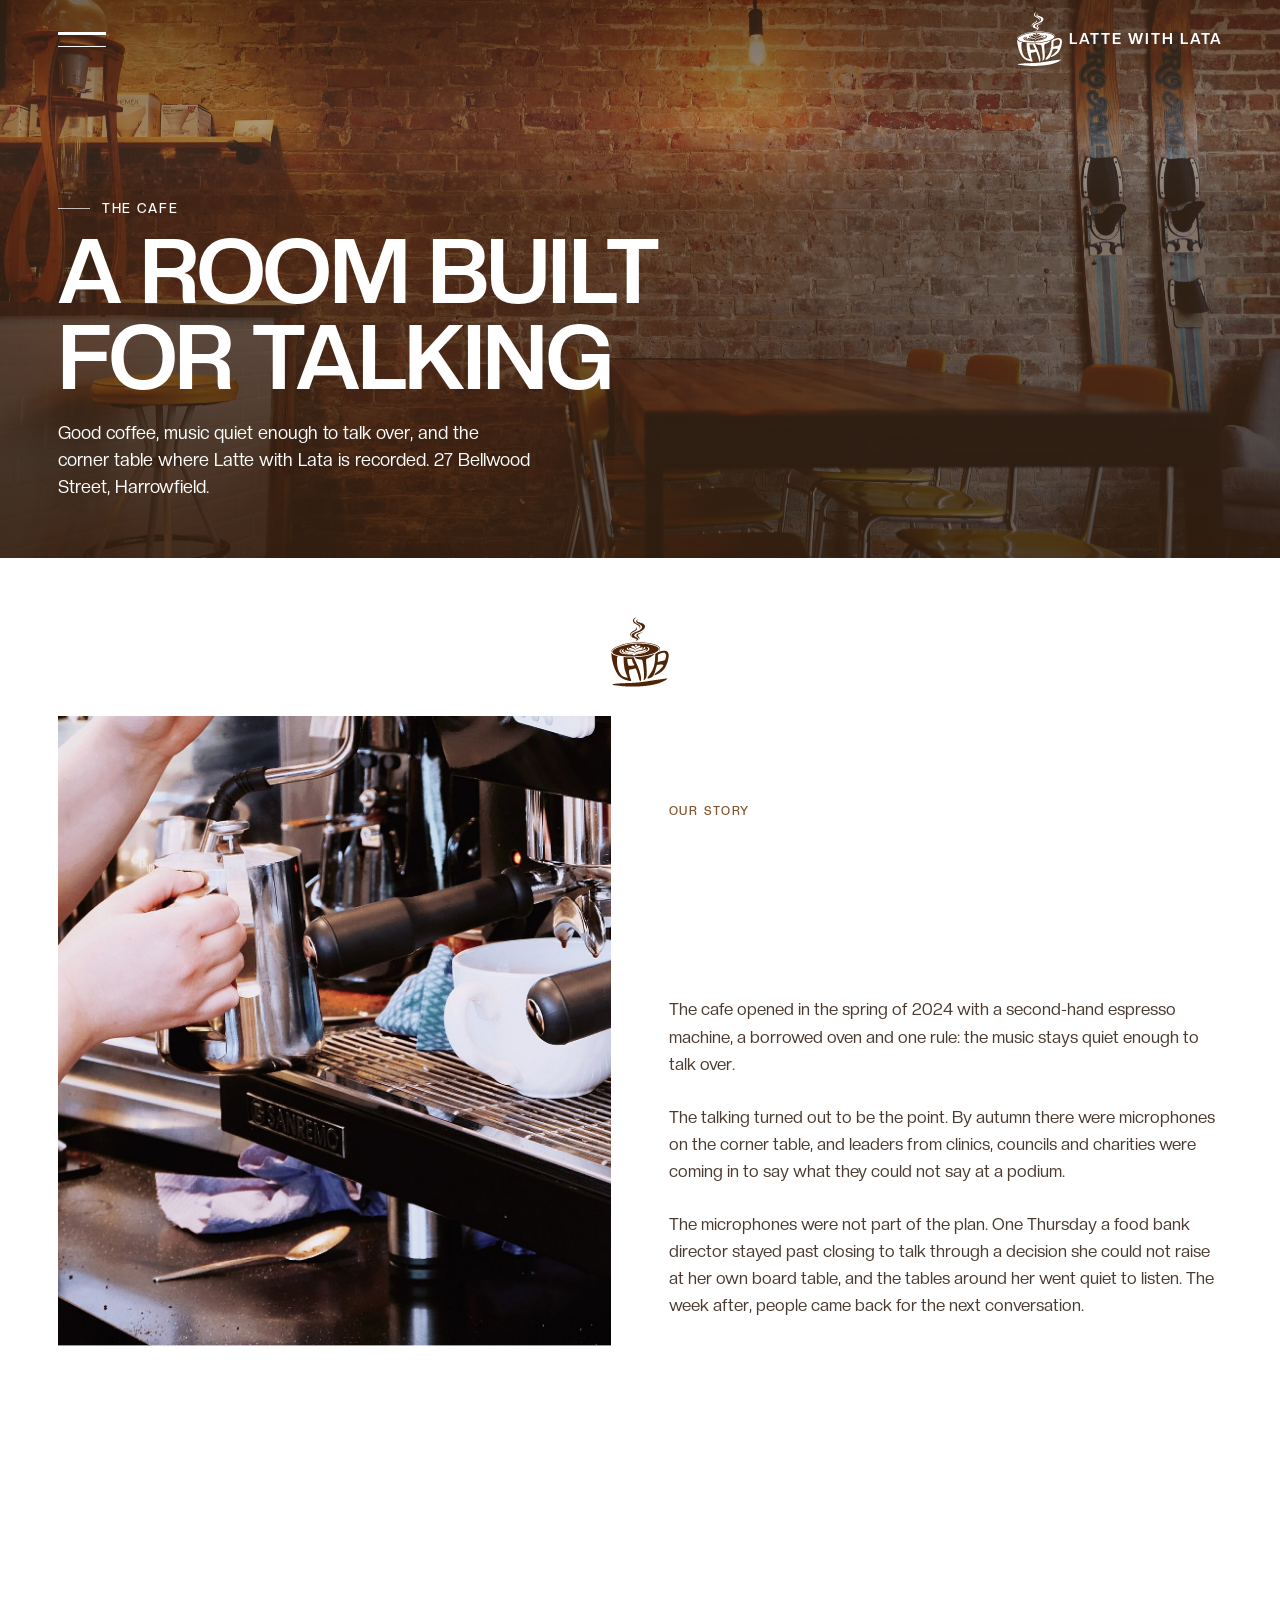
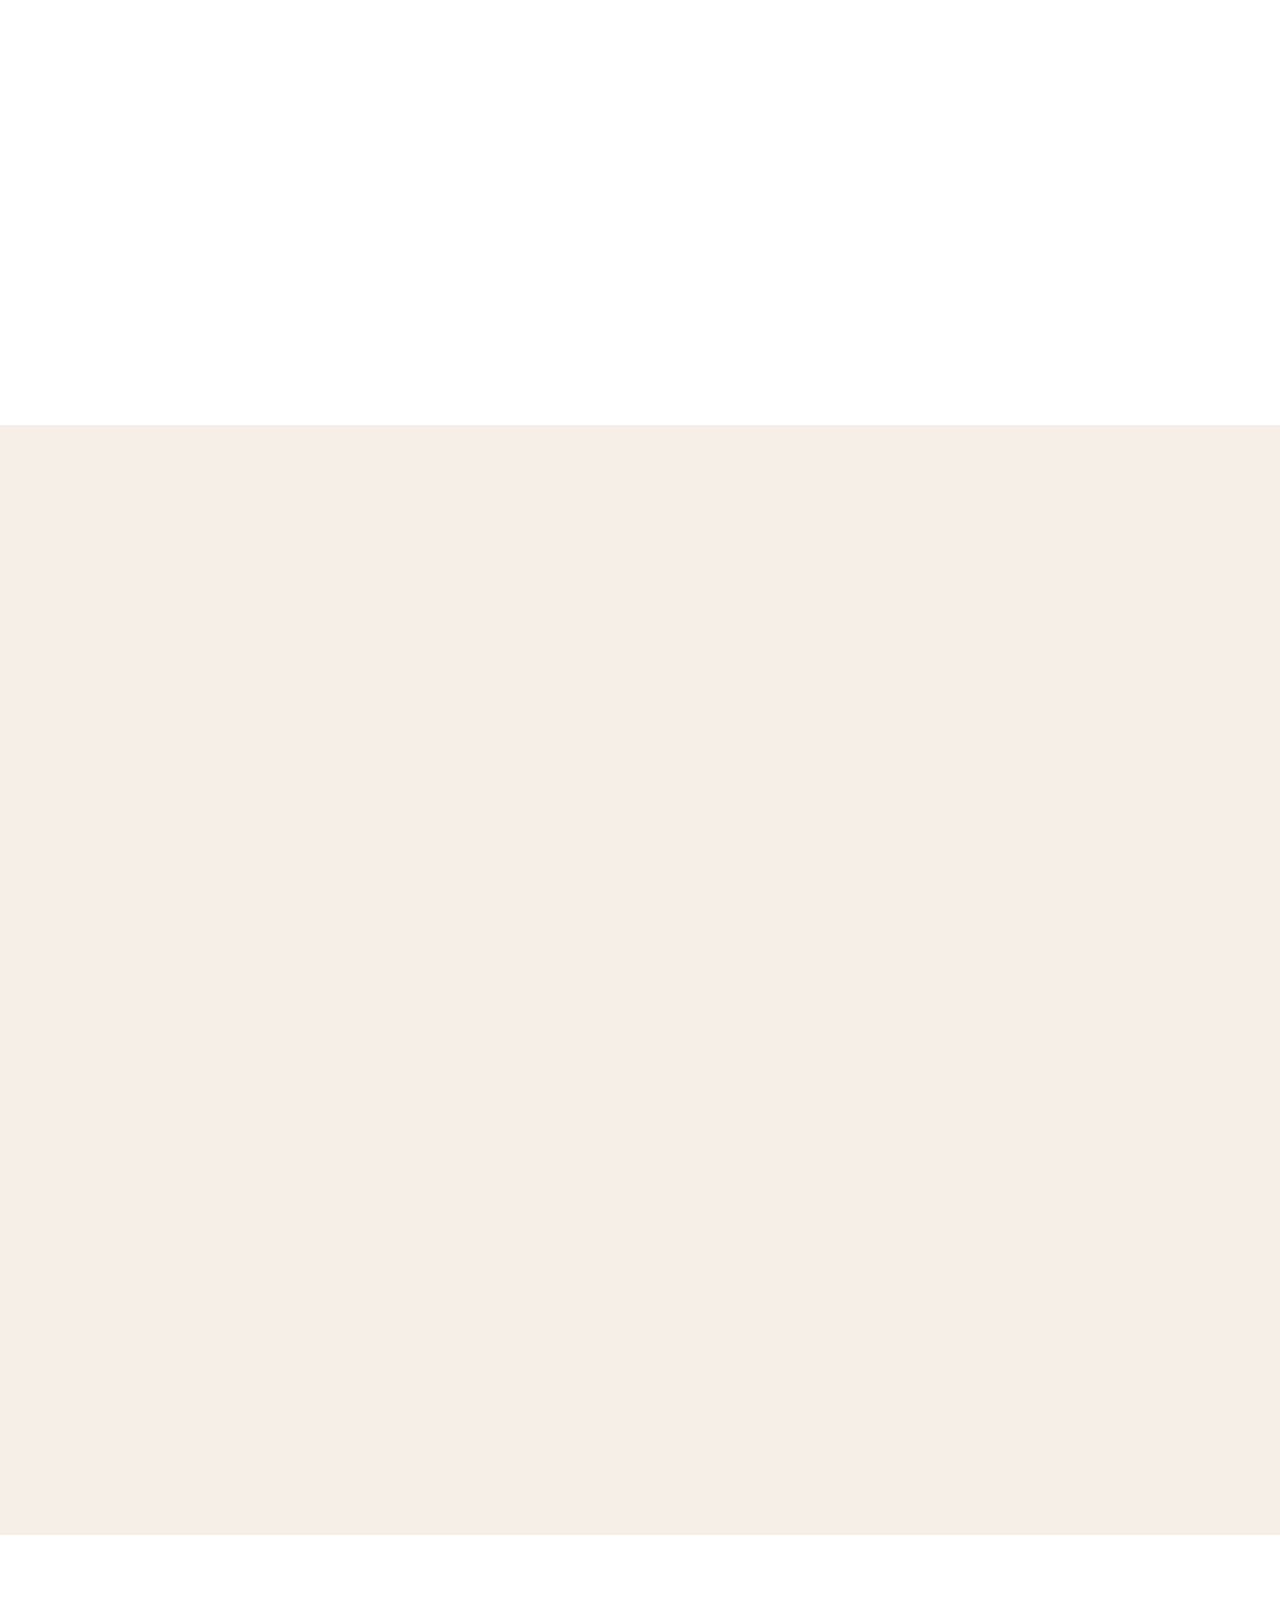
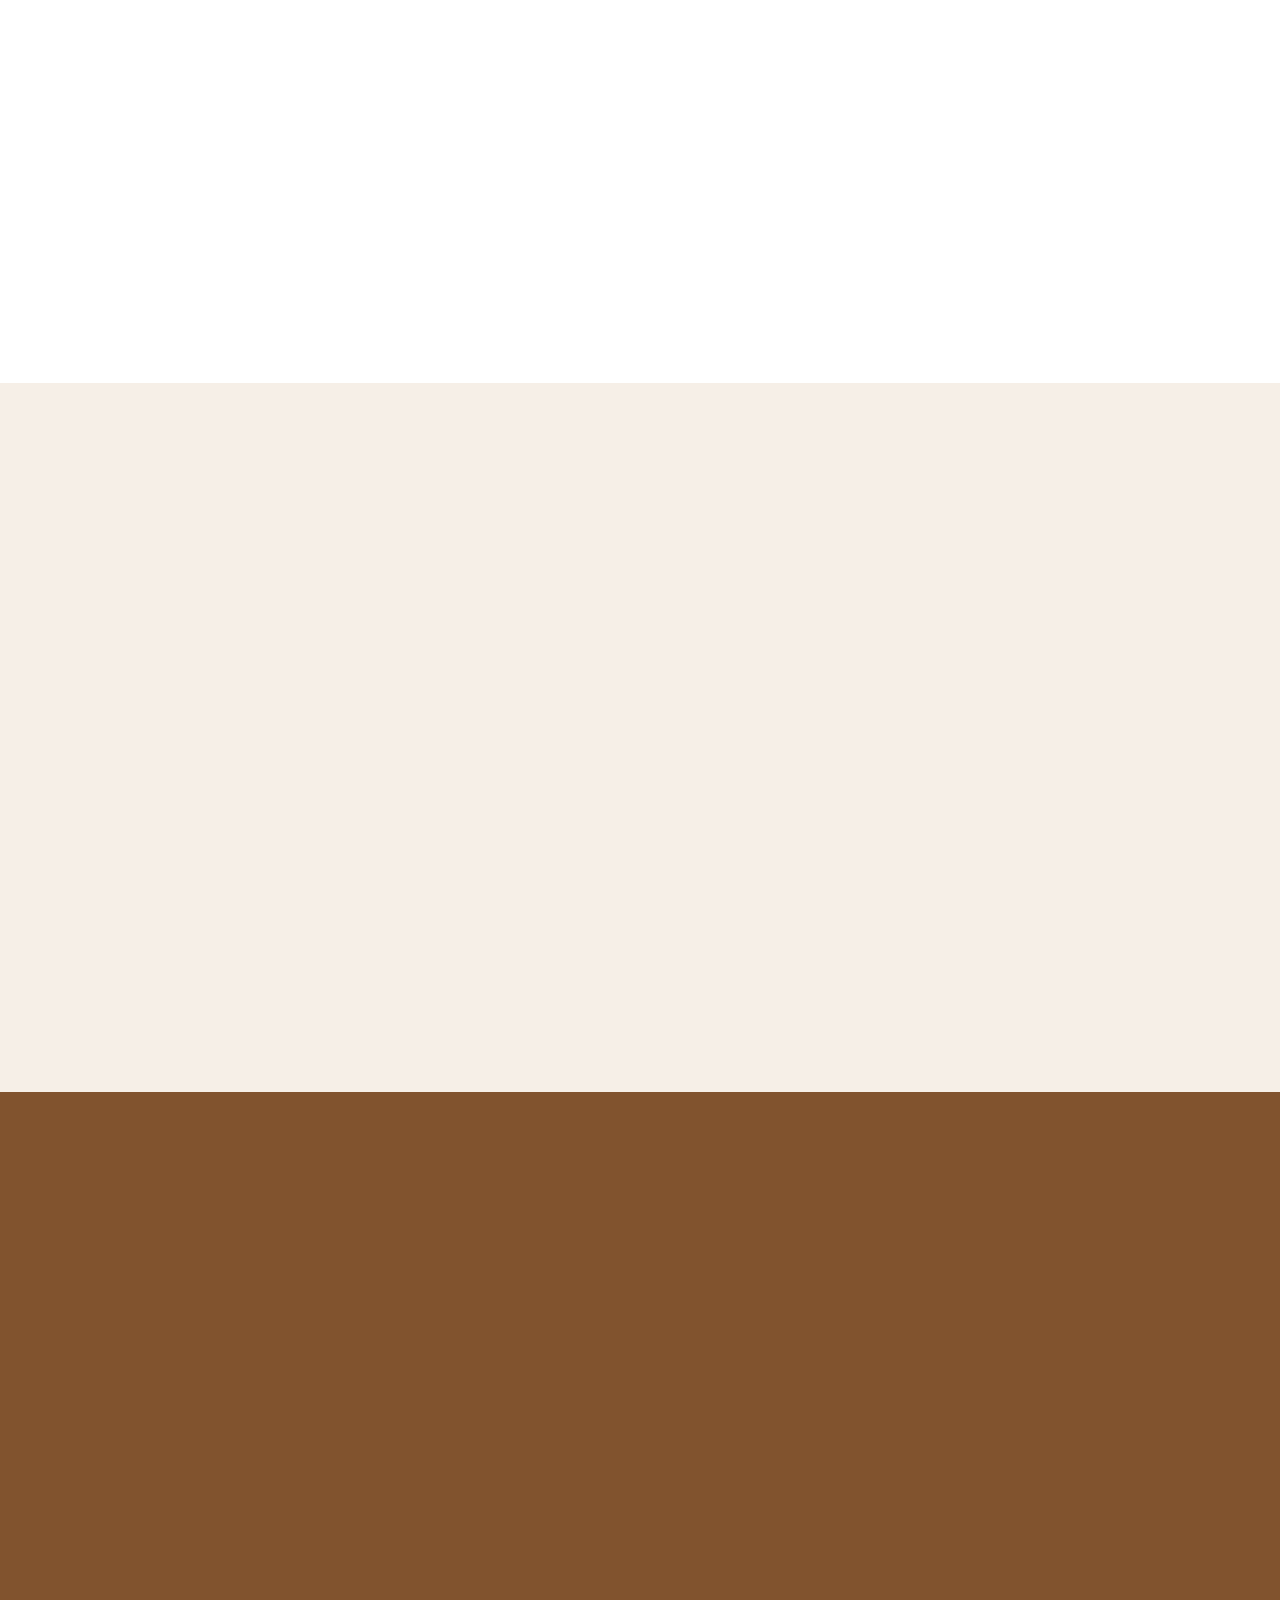
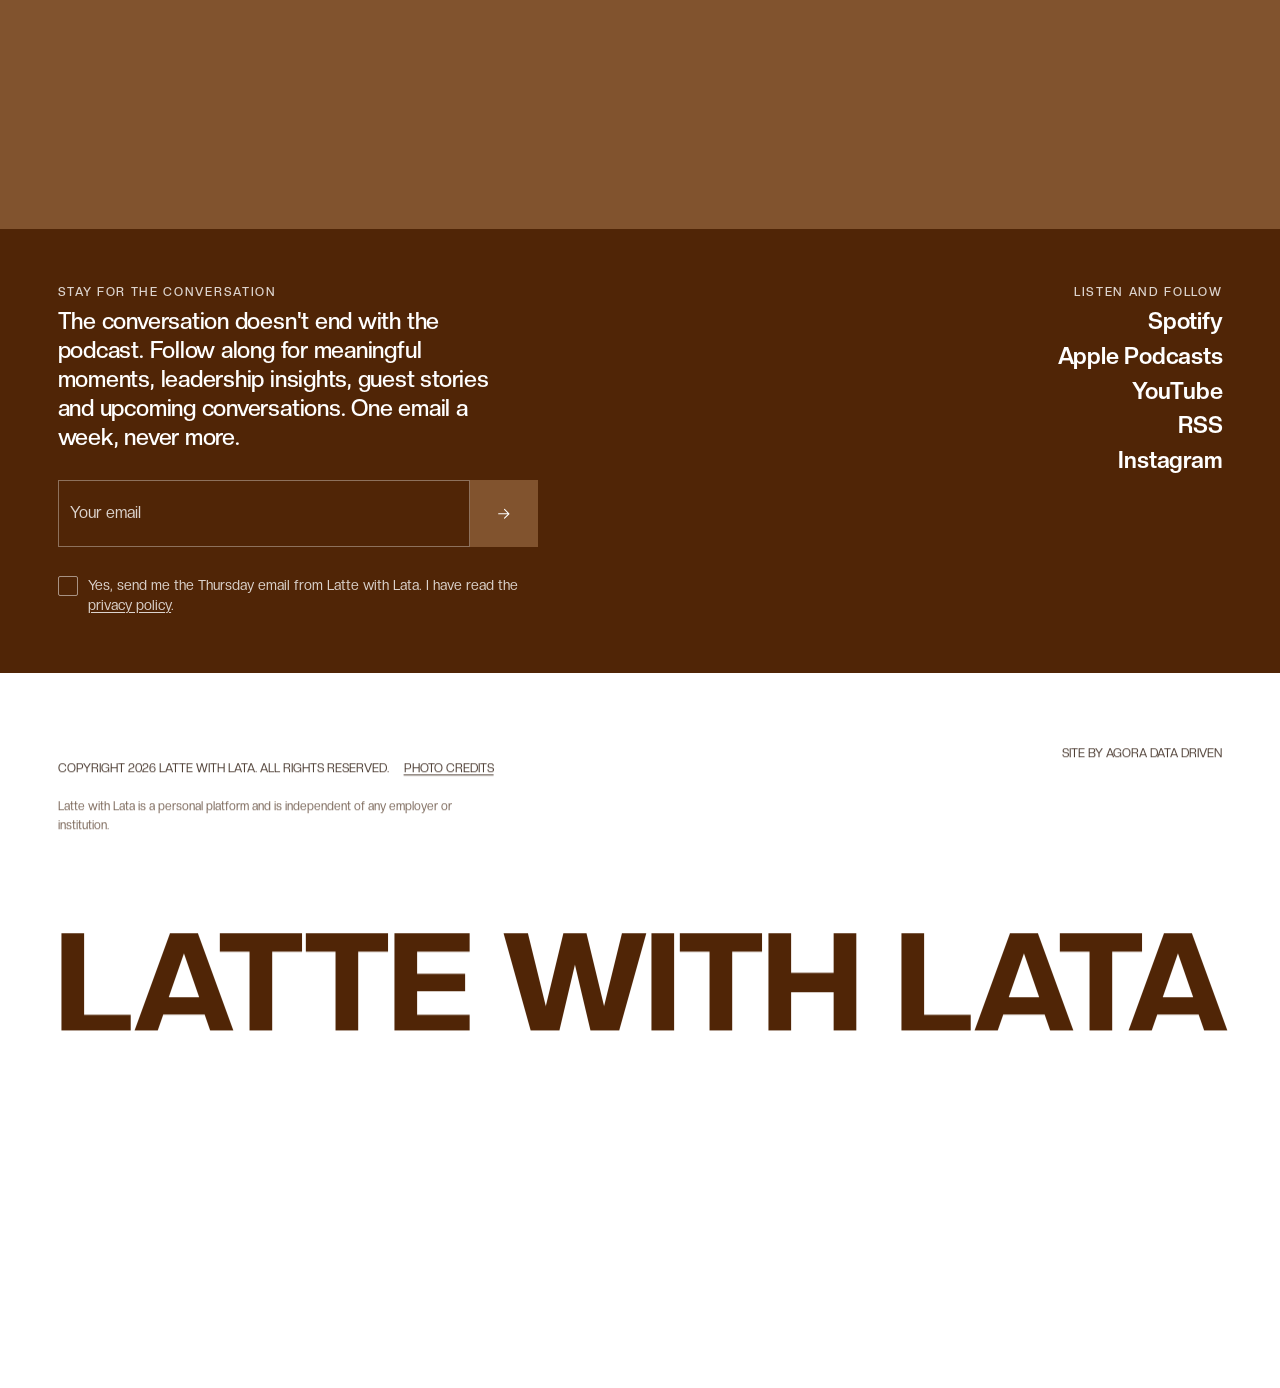
<file: cafe.html>
<!doctype html>
<html lang="en" class="no-js">
<head>
<meta charset="utf-8">
<!-- no-js -> js-ok before first paint (PZ pattern: .no-js in inline-critical, rendered.html:1 <html class="js-ok ...">); the section CSS carries html:not(.js-ok) fallbacks -->
<script>document.documentElement.classList.replace("no-js","js-ok")</script>
<meta name="viewport" content="width=device-width, initial-scale=1">
<title>The Cafe | Latte with Lata</title>
<meta name="description" content="The cafe where Latte with Lata is recorded: a neighbourhood room in Harrowfield built for honest conversation, with good coffee and breakfast all week.">
<meta name="theme-color" content="#502506">
<link rel="canonical" href="https://addbp.github.io/lattewithlata/cafe.html">
<meta property="og:url" content="https://addbp.github.io/lattewithlata/cafe.html">
<meta property="og:type" content="website">
<meta property="og:site_name" content="Latte with Lata">
<meta property="og:title" content="The Cafe | Latte with Lata">
<meta property="og:description" content="The cafe where Latte with Lata is recorded: a neighbourhood room in Harrowfield built for honest conversation, with good coffee and breakfast all week.">
<meta property="og:image" content="https://addbp.github.io/lattewithlata/assets/images/og-image.jpg">
<meta property="og:image:width" content="1200">
<meta property="og:image:height" content="630">
<meta property="og:image:alt" content="Latte with Lata - Real Conversations. Built on Purpose.">
<meta name="twitter:card" content="summary_large_image">
<meta name="twitter:title" content="The Cafe | Latte with Lata">
<meta name="twitter:description" content="The cafe where Latte with Lata is recorded: a neighbourhood room in Harrowfield built for honest conversation, with good coffee and breakfast all week.">
<meta name="twitter:image" content="https://addbp.github.io/lattewithlata/assets/images/og-image.jpg">
<link rel="icon" href="assets/svg/favicon.svg" type="image/svg+xml">
<link rel="preload" href="assets/brand/fonts/creato_display/CreatoDisplay-Regular.woff2" as="font" type="font/woff2" crossorigin>
<link rel="preload" href="assets/brand/fonts/creato_display/CreatoDisplay-Bold.woff2" as="font" type="font/woff2" crossorigin>
<link rel="stylesheet" href="css/fonts.css">
<link rel="stylesheet" href="css/tokens.css">
<link rel="stylesheet" href="css/base.css">
<link rel="stylesheet" href="vendor/splide-core.min.css">
<link rel="stylesheet" href="css/sections/00-header.css">
<link rel="stylesheet" href="css/sections/13-newsletter.css">
<link rel="stylesheet" href="css/sections/14-footer.css">
<link rel="stylesheet" href="css/pages/_shell.css">
<link rel="stylesheet" href="css/pages/cafe.css">
</head>
<body id="top" data-page="cafe" data-page-module="true">
<a class="skip-main" href="#page-content">Skip to main content</a>

<!-- ===== sections/00-header.html ===== -->
<!-- 00-header: fixed header + off-canvas drawer + mobile Book-a-table pill. Shared by EVERY page (build-site.cjs inlines it on the home page and on all sub-pages).
     Sits BEFORE <main>. Source skeleton: PZ/source/rendered.html #page-header (BUILD-SPEC 00 (b)); pill: Iceberg .home__about-button.
     Copy: content/site.json -> brand.name (lockup wordmark + aria-label), nav[], bookingLabel, listenOn[], newsletter.eyebrow (side link).
     Note: .header__container is NOT a .container (the source header is a full-width flex row, measured 1440x78 / 390x63).
     PAGES UPDATE (2026-09-17, PAGES-SPEC 1a + 3): the drawer keeps the white cup mark at 72px, now a link home. Every href is the PAGES-SPEC
     navigation map: real pages, no same-page anchors, platform links stay "#" placeholders.
     UPDATE-3 (2026-09-17, client request): the header row is burger LEFT + the logo lockup RIGHT again - the white cup mark (decorative img,
     482x571 attrs = the viewBox box so nothing shifts on load; 44px, 56px at >= 60em) + the "LATTE WITH LATA" wordmark text (hidden below
     36em: mark only), one link home. "Book a table" left the bar; it stays in the drawer, the mobile pill and every page CTA. -->
<header id="page-header" class="header page__header">
  <div class="header__container">
    <button class="header__burger menu__switcher js-menu-switcher" type="button" aria-label="Menu" aria-haspopup="true" aria-controls="menu-container" aria-expanded="false"><span class="menu__burger"><u></u></span></button>

    <a class="header__logo" href="index.html" aria-label="Latte with Lata, home">
      <img class="header__mark" src="assets/brand/logo/latte-with-lata-mark-white.svg" alt="" width="482" height="571" decoding="async">
      <span class="header__wordmark" aria-hidden="true">Latte with Lata</span>
    </a>

    <aside class="menu__screen js-menu-switcher" aria-hidden="true"></aside>

    <div id="menu-container" class="menu__container drawer" aria-hidden="true">
      <a class="menu__home" href="index.html" aria-label="Latte with Lata - home"><img class="menu__mark" src="assets/brand/logo/latte-with-lata-mark-white.svg" alt="" width="482" height="571" decoding="async"></a>
      <div class="menu__row">
        <nav id="menu-main" class="menu__main js-menu-main" aria-label="Main">
          <ul>
            <li><a href="index.html" data-nav="home"><div>Home</div><div aria-hidden="true">Home</div></a></li>
            <li><a href="cafe.html" data-nav="cafe"><div>The Cafe</div><div aria-hidden="true">The Cafe</div></a></li>
            <li><a href="menu.html" data-nav="menu"><div>Menu</div><div aria-hidden="true">Menu</div></a></li>
            <li><a href="podcast.html" data-nav="podcast"><div>The Podcast</div><div aria-hidden="true">The Podcast</div></a></li>
            <li><a href="episodes.html" data-nav="episodes"><div>Episodes</div><div aria-hidden="true">Episodes</div></a></li>
            <li><a href="podcast.html#host"><div>The Host</div><div aria-hidden="true">The Host</div></a></li>
            <li><a href="events.html" data-nav="events"><div>Events</div><div aria-hidden="true">Events</div></a></li>
            <li><a href="contact.html" data-nav="contact"><div>Contact</div><div aria-hidden="true">Contact</div></a></li>
          </ul>
        </nav>
      </div>

      <div class="menu__mid">
        <nav id="menu-side" class="menu__side" aria-label="Tools">
          <ul>
            <!-- side links: "Get directions" = the contact page's find-us block (navigation map); the newsletter block ships on every page, so its anchor stays same-page -->
            <li><a href="contact.html#find-us"><div>Get directions</div><div aria-hidden="true">Get directions</div></a></li>
            <li><a href="#s-13-newsletter"><div>Stay for the conversation</div><div aria-hidden="true">Stay for the conversation</div></a></li>
          </ul>
        </nav>
        <a class="button button--outlined button--no-icon button--squared" href="book.html" data-nav="book"><strong>Book a table</strong></a>
      </div>

      <div class="menu__footer">
        <span class="menu__footer__label" aria-hidden="true">Listen on</span>
        <nav class="menu__listen" aria-label="Listen on">
          <ul class="socials">
            <li><a href="#" aria-label="Spotify"><svg class="icon" aria-hidden="true" focusable="false"><use href="assets/svg/icons.svg#i-spotify"></use></svg><span class="visual-hide">Spotify</span></a></li>
            <li><a href="#" aria-label="Apple Podcasts"><svg class="icon icon--fill" aria-hidden="true" focusable="false"><use href="assets/svg/icons.svg#i-apple"></use></svg><span class="visual-hide">Apple Podcasts</span></a></li>
            <li><a href="#" aria-label="YouTube"><svg class="icon" aria-hidden="true" focusable="false"><use href="assets/svg/icons.svg#i-youtube"></use></svg><span class="visual-hide">YouTube</span></a></li>
            <li><a href="#" aria-label="RSS"><svg class="icon" aria-hidden="true" focusable="false"><use href="assets/svg/icons.svg#i-rss"></use></svg><span class="visual-hide">RSS</span></a></li>
          </ul>
        </nav>
      </div>
    </div>
  </div>
</header>
<!-- Iceberg mobile pill (I11): wrapper = .home__about-button (fixed, full width, faded by GSAP), link = .vertical-button__link -->
<div id="book-pill-wrap" class="book-pill__wrap">
  <a id="book-pill" class="book-pill" href="book.html"><svg class="icon" aria-hidden="true" focusable="false"><use href="assets/svg/icons.svg#i-cup"></use></svg><span>Book a table</span></a>
</div>

<main id="page-content" class="page__content">
<!-- ===== pages/cafe/01-hero.html ===== -->
<!-- cafe 01-hero - page hero (PAGES-SPEC 2 / shell.md s5). Copy: content/pages.json cafe.hero verbatim; alt + size: assets-manifest (manifest wins). -->
<section id="p-cafe-01-hero" class="page-hero" data-banner aria-labelledby="p-cafe-title">
  <div class="page-hero__media"><img src="assets/images/page-cafe.jpg" alt="A long wooden table and yellow chairs against an exposed brick wall lit by bare hanging bulbs" width="2400" height="1350" fetchpriority="high" decoding="async"></div>
  <div class="container page-hero__content">
    <p class="page-hero__eyebrow">The cafe</p>
    <h1 id="p-cafe-title" class="page-hero__title">A ROOM BUILT FOR TALKING</h1>
    <p class="page-hero__intro">Good coffee, music quiet enough to talk over, and the corner table where Latte with Lata is recorded. 27 Bellwood Street, Harrowfield.</p>
  </div>
</section>

<!-- ===== pages/cafe/02-story.html ===== -->
<!-- cafe 02-story - .mark-row, then the two-column editorial story (the home 04 pattern, twice: image | copy, copy | image). Anchor #story
     (home 04 "Discover the story" -> cafe.html#story). Motion = core inits only: word-rise title, side reveals, zoom-settle images, floating stamp.
     Copy: content/pages.json cafe.sections[story] verbatim (six paragraphs, 1-3 in row A, 4-6 in row B; the last line is set as the lead).
     Images: cafe-02 / cafe-03 per the lane brief (the home page already shows story-a-1 / story-a-2); alt + size from assets-manifest when present. -->
<section id="p-cafe-02-story" class="strip pt-md pb-lg">
  <div class="container">
    <div class="mark-row anima--bottom-in"><img class="mark-row__mark" src="assets/brand/logo/latte-with-lata-mark-brown.svg" alt="" width="482" height="571" decoding="async"></div>
  </div>
  <div id="story" class="story">
    <div class="strip strip--normal strip--columns story__row story__row--a">
      <div class="container">
        <div class="strip__data strip__column strip__column--1 anima--left-in js-image-anime">
          <div class="strip__column__content">
            <div class="strip__text">
              <figure class="strip__image story__figure">
                <img src="assets/images/cafe-02.jpg" alt="A barista's hands steaming milk in a steel jug at an espresso machine" width="1200" height="1800" loading="eager" decoding="async">
              </figure>
            </div>
          </div>
        </div>
        <div class="strip__data strip__column strip__column--2 anima--right-in mobile-first v-center">
          <div class="strip__column__content">
            <div class="strip__text story__copy">
              <p class="eyebrow">Our story</p>
              <h2 class="strip__title1">FROM FIRST POUR TO LAST WORD</h2>
              <p>The cafe opened in the spring of 2024 with a second-hand espresso machine, a borrowed oven and one rule: the music stays quiet enough to talk over.</p>
              <p>The talking turned out to be the point. By autumn there were microphones on the corner table, and leaders from clinics, councils and charities were coming in to say what they could not say at a podium.</p>
              <p>The microphones were not part of the plan. One Thursday a food bank director stayed past closing to talk through a decision she could not raise at her own board table, and the tables around her went quiet to listen. The week after, people came back for the next conversation.</p>
            </div>
          </div>
        </div>
      </div>
    </div>
    <div class="strip strip--normal strip--columns story__row story__row--b">
      <div class="container">
        <div class="strip__data strip__column strip__column--1 anima--left-in v-center">
          <div class="strip__column__content">
            <div class="strip__text story__copy">
              <p>So the chairs were turned to face the corner. Two second-hand microphones arrived in a shoebox, then a small mixer, then a lamp, and Latte with Lata had a home. Nobody has asked for the corner table back.</p>
              <p>It is still a cafe first. Most of the week the corner table is just a table, and the room belongs to anyone who wants a good coffee and an unhurried conversation. On Thursday nights it is where someone with a hard job says what it actually took.</p>
              <p class="lead story__last">The machine has since been replaced. The rule has not.</p>
            </div>
          </div>
        </div>
        <div class="strip__data strip__column strip__column--2 strip--stamp anima--right-in js-image-anime">
          <div class="strip__column__content">
            <div class="strip__text">
              <figure class="strip__image story__figure">
                <img src="assets/images/cafe-03.jpg" alt="A small round table with flowers and two chairs in a bright corner next to an old upright piano" width="1600" height="1200" loading="eager" decoding="async">
              </figure>
            </div>
          </div>
        </div>
      </div>
    </div>
  </div>
</section>

<!-- ===== pages/cafe/03-values.html ===== -->
<!-- cafe 03-values - four value cards on the warm --colBrandSoft band. Disc = sprite icon where one fits (cup, microphone), else the card number.
     Copy: content/pages.json cafe.sections[values] verbatim. -->
<section id="p-cafe-03-values" class="strip strip--normal bg-band-cream2 pt-lg pb-lg">
  <div id="values" class="container">
    <div class="sec-head anima--bottom-in">
      <p class="eyebrow">How we run the place</p>
      <h2 class="strip__title1">WHAT WE CARE ABOUT</h2>
      <p class="lead sec-head__intro">Four things. None of them are complicated. All of them cost a little more than the alternative.</p>
    </div>
    <ul class="values-grid mt-md">
      <li class="anima--bottom-in">
        <article class="card value-card">
          <div class="card__body">
            <p class="value-card__disc" aria-hidden="true"><svg class="icon" aria-hidden="true" focusable="false"><use href="assets/svg/icons.svg#i-cup"></use></svg></p>
            <h3 class="card__title">Coffee from two streets over</h3>
            <p class="card__text">Our beans come from a small roaster two streets away. We buy what they are roasting that week, so the filter coffee changes with it. It is fresh, the supply line is a short walk, and there is someone to talk to when a bag is not right.</p>
          </div>
        </article>
      </li>
      <li class="anima--bottom-in">
        <article class="card value-card">
          <div class="card__body">
            <p class="value-card__disc" aria-hidden="true"><span>02</span></p>
            <h3 class="card__title">A kitchen that does breakfast properly</h3>
            <p class="card__text">Eggs cooked to order. Croissants baked at six. Porridge that was started before you woke up. The kitchen is small, so the menu is short. We would rather do a dozen things well than thirty things quickly.</p>
          </div>
        </article>
      </li>
      <li class="anima--bottom-in">
        <article class="card value-card">
          <div class="card__body">
            <p class="value-card__disc" aria-hidden="true"><svg class="icon" aria-hidden="true" focusable="false"><use href="assets/svg/icons.svg#i-mic"></use></svg></p>
            <h3 class="card__title">A room built for talking</h3>
            <p class="card__text">No speakers over the tables. Soft surfaces, quiet music and chairs you can sit in for an hour. If you cannot hear the person across from you, we have done something wrong.</p>
          </div>
        </article>
      </li>
      <li class="anima--bottom-in">
        <article class="card value-card">
          <div class="card__body">
            <p class="value-card__disc" aria-hidden="true"><span>04</span></p>
            <h3 class="card__title">A living wage for the team</h3>
            <p class="card__text">Everyone who works here is paid at least the local living wage, and tips are shared evenly across the shift. It adds a little to the price of a cup. We think that is the right price.</p>
          </div>
        </article>
      </li>
    </ul>
  </div>
</section>

<!-- ===== pages/cafe/04-room.html ===== -->
<!-- cafe 04-room - the room: sticky photo | copy + facts (.info-list) + the accessibility checklist. The honest "tell us, we will do what we can"
     note is kept verbatim. Copy: content/pages.json cafe.sections[room]; photo = room.image (alt + size from assets-manifest). -->
<section id="p-cafe-04-room" class="strip strip--normal pt-lg pb-lg">
  <div id="room" class="container room">
    <div class="room__media anima--left-in js-image-anime">
      <figure class="strip__image room__figure">
        <img src="assets/images/gallery-01.jpg" alt="Cafe interior with a dark leather banquette, wooden tables and a copper pendant lamp" width="1200" height="1800" loading="eager" decoding="async">
      </figure>
    </div>
    <div class="room__body anima--right-in">
      <p class="eyebrow">The room</p>
      <h2 class="strip__title1">SEATS <span class="keep-together">ABOUT FORTY</span></h2>
      <p>The room seats about 40. There is a long bench under the window, a dozen small tables, four stools at the counter and a few tables outside under the awning.</p>
      <p>The corner table is the one with the microphones. Most of the week it is the best seat in the house for two people and a long conversation. On Thursday nights the other chairs turn to face it.</p>
      <p>Order at the counter and find a seat. We bring everything to you.</p>
      <dl class="info-list room__facts">
        <div class="info-list__row"><dt>Seats</dt><dd>About 40 inside, 8 outside</dd></div>
        <div class="info-list__row"><dt>The corner table</dt><dd>Seats 4. Yours any day but Thursday night.</dd></div>
        <div class="info-list__row"><dt>Wifi</dt><dd>Free. Ask at the counter.</dd></div>
        <div class="info-list__row"><dt>Payment</dt><dd>Card, contactless and cash</dd></div>
      </dl>
      <div class="panel room__access">
        <h3 class="room__access-title">Getting in and getting comfortable</h3>
        <ul class="check-list">
          <li><svg class="icon" aria-hidden="true" focusable="false"><use href="assets/svg/icons.svg#i-check"></use></svg><span>Step-free entry from Bellwood Street</span></li>
          <li><svg class="icon" aria-hidden="true" focusable="false"><use href="assets/svg/icons.svg#i-check"></use></svg><span>Accessible toilet on the ground floor</span></li>
          <li><svg class="icon" aria-hidden="true" focusable="false"><use href="assets/svg/icons.svg#i-check"></use></svg><span>High chairs and a baby-changing table</span></li>
          <li><svg class="icon" aria-hidden="true" focusable="false"><use href="assets/svg/icons.svg#i-check"></use></svg><span>Dogs welcome at the outside tables, with a water bowl by the door</span></li>
          <li><svg class="icon" aria-hidden="true" focusable="false"><use href="assets/svg/icons.svg#i-check"></use></svg><span>Assistance dogs welcome everywhere</span></li>
          <li><svg class="icon" aria-hidden="true" focusable="false"><use href="assets/svg/icons.svg#i-check"></use></svg><span>Large-print menus at the counter</span></li>
        </ul>
        <p class="room__access-note">If something would make your visit easier, tell us when you book or call ahead. We will do what we can.</p>
      </div>
    </div>
  </div>
</section>

<!-- ===== pages/cafe/05-gallery.html ===== -->
<!-- cafe 05-gallery - the bleed-right Splide rail of home 03 through the shared carousel contract ([data-carousel] + data-splide-sizes; arrows,
     fan-in, hover zoom and the loop come from js/carousel.js + base.css s12). Slides: cafe-01..06 (captions from pages.json) interleaved with the
     home gallery-01..06; FINAL PASS: the three photos already shown above (cafe-02, cafe-03 in #story, gallery-01 in #room) sit late in the rail, not in the first view. Alt + size: assets-manifest (manifest wins). -->
<section id="p-cafe-05-gallery" class="strip pb-lg look">
  <div id="gallery">
    <div class="strip strip--normal">
      <div class="container">
        <div class="sec-head sec-head--center text-center anima--bottom-in">
          <p class="eyebrow">Around the room</p>
          <h2 class="strip__title1">A LOOK INSIDE</h2>
        </div>
      </div>
    </div>
    <div class="strip strip__gallery--slider js-splide-arrows carousel strip--wide mt-md look__rail">
      <div class="container">
        <div class="strip__data anima--fade">
          <div class="strip__gallery splide" data-carousel data-splide-sizes='{"all":1,"576":2,"800":3}' aria-label="Photos of the cafe">
            <div class="splide__track">
              <ul class="splide__list">
            <li class="splide__slide strip__gallery__item">
              <figure class="strip__gallery__link look__slide">
                <img src="assets/images/cafe-01.jpg" alt="A cappuccino, a paperback and a pot of purple flowers on a small wooden table by a cushioned window bench" width="1600" height="1067" loading="eager" decoding="async">
                <figcaption class="look__caption">The window bench. Best light before ten.</figcaption>
              </figure>
            </li>
            <li class="splide__slide strip__gallery__item">
              <figure class="strip__gallery__link look__slide">
                <img src="assets/images/gallery-03.jpg" alt="Croissants and pastries on a marble board in a bakery display case" width="1200" height="1800" loading="eager" decoding="async">
              </figure>
            </li>
            <li class="splide__slide strip__gallery__item">
              <figure class="strip__gallery__link look__slide">
                <img src="assets/images/cafe-04.jpg" alt="Wooden folding bistro chairs and a table on the pavement against a terracotta-red wall" width="1600" height="1067" loading="eager" decoding="async">
                <figcaption class="look__caption">Outside on Bellwood Street. Dogs welcome.</figcaption>
              </figure>
            </li>
            <li class="splide__slide strip__gallery__item">
              <figure class="strip__gallery__link look__slide">
                <img src="assets/images/gallery-02.jpg" alt="Barista pouring steamed milk into a cup to form latte art" width="1200" height="1800" loading="lazy" decoding="async">
              </figure>
            </li>
            <li class="splide__slide strip__gallery__item">
              <figure class="strip__gallery__link look__slide">
                <img src="assets/images/cafe-05.jpg" alt="Freshly roasted coffee beans turning in the cooling tray of a roaster" width="1600" height="1067" loading="lazy" decoding="async">
              </figure>
            </li>
            <li class="splide__slide strip__gallery__item">
              <figure class="strip__gallery__link look__slide">
                <img src="assets/images/gallery-04.jpg" alt="Condenser microphone on a desk with guitars hanging on the wall behind" width="1200" height="1800" loading="lazy" decoding="async">
              </figure>
            </li>
            <li class="splide__slide strip__gallery__item">
              <figure class="strip__gallery__link look__slide">
                <img src="assets/images/cafe-02.jpg" alt="A barista's hands steaming milk in a steel jug at an espresso machine" width="1200" height="1800" loading="lazy" decoding="async">
                <figcaption class="look__caption">The counter. Order here, then find a seat.</figcaption>
              </figure>
            </li>
            <li class="splide__slide strip__gallery__item">
              <figure class="strip__gallery__link look__slide">
                <img src="assets/images/gallery-05.jpg" alt="Cup of coffee with rosetta latte art on a wooden table" width="1200" height="1800" loading="lazy" decoding="async">
              </figure>
            </li>
            <li class="splide__slide strip__gallery__item">
              <figure class="strip__gallery__link look__slide">
                <img src="assets/images/cafe-03.jpg" alt="A small round table with flowers and two chairs in a bright corner next to an old upright piano" width="1600" height="1200" loading="lazy" decoding="async">
                <figcaption class="look__caption">The corner table. Most of the week, just a table.</figcaption>
              </figure>
            </li>
            <li class="splide__slide strip__gallery__item">
              <figure class="strip__gallery__link look__slide">
                <img src="assets/images/gallery-06.jpg" alt="Cafe bar counter with a large lampshade and staff working behind it" width="1200" height="1800" loading="lazy" decoding="async">
              </figure>
            </li>
            <li class="splide__slide strip__gallery__item">
              <figure class="strip__gallery__link look__slide">
                <img src="assets/images/cafe-06.jpg" alt="Loaves, pastries and fruit slices piled on a bakery counter under black pendant lamps, staff blurred behind" width="1200" height="1800" loading="lazy" decoding="async">
              </figure>
            </li>
            <li class="splide__slide strip__gallery__item">
              <figure class="strip__gallery__link look__slide">
                <img src="assets/images/gallery-01.jpg" alt="Cafe interior with a dark leather banquette, wooden tables and a copper pendant lamp" width="1200" height="1800" loading="lazy" decoding="async">
              </figure>
            </li>
              </ul>
            </div>
          </div>
        </div>
      </div>
    </div>
  </div>
</section>

<!-- ===== pages/cafe/06-faqs.html ===== -->
<!-- cafe 06-faqs - native <details>/<summary> disclosure list on the soft band (no script needed; js/pages/cafe.js only opens a deep-linked
     item and refreshes ScrollTrigger after a toggle). Summary rows are >= 44px. Copy: content/pages.json cafe.sections[faqs] verbatim; item ids = q.id. -->
<section id="p-cafe-06-faqs" class="strip strip--normal bg-band-cream2 pt-lg pb-lg">
  <div id="faqs" class="container faq">
    <div class="faq__head sec-head anima--left-in">
      <p class="eyebrow">Good to know</p>
      <h2 class="strip__title1">QUESTIONS PEOPLE ASK</h2>
    </div>
    <div class="faq__list anima--right-in">
        <details class="faq__item" id="laptops">
          <summary class="faq__q"><span class="faq__q-text">Can I work here on a laptop?</span><span class="faq__icon" aria-hidden="true"></span></summary>
          <div class="faq__a">
            <p>Yes, on weekdays. The wifi is free and there are sockets along the window bench. At weekends between 10:00&nbsp;am and 2:00&nbsp;pm we ask you to keep laptops closed so the tables can turn.</p>
          </div>
        </details>
        <details class="faq__item" id="dogs">
          <summary class="faq__q"><span class="faq__q-text">Can I bring my dog?</span><span class="faq__icon" aria-hidden="true"></span></summary>
          <div class="faq__a">
            <p>Dogs are welcome at the outside tables, and there is a water bowl by the door. Inside, assistance dogs only.</p>
          </div>
        </details>
        <details class="faq__item" id="prams">
          <summary class="faq__q"><span class="faq__q-text">Is there room for a pram?</span><span class="faq__icon" aria-hidden="true"></span></summary>
          <div class="faq__a">
            <p>Yes. The entry is step-free and there is space to park a pram by the window bench. We have high chairs and a changing table. When the room is full we may ask you to fold it.</p>
          </div>
        </details>
        <details class="faq__item" id="booking">
          <summary class="faq__q"><span class="faq__q-text">Do I need to book?</span><span class="faq__icon" aria-hidden="true"></span></summary>
          <div class="faq__a">
            <p>No. We always keep some tables for walk-ins. If you want to be sure, book online. We hold a table for 15 minutes and sittings are 90 minutes. For more than 8 people, call or email us.</p>
            <p class="faq__more"><a class="read-more" href="book.html">Book a table</a></p>
          </div>
        </details>
        <details class="faq__item" id="allergens">
          <summary class="faq__q"><span class="faq__q-text">How do you handle allergens?</span><span class="faq__icon" aria-hidden="true"></span></summary>
          <div class="faq__a">
            <p>Tell us when you order. The menu marks vegetarian, vegan, gluten-free and dairy-free dishes and anything that contains nuts, and the kitchen will talk you through any plate. It is one small kitchen that handles nuts, gluten, dairy and eggs, so we cannot promise a dish is free of traces.</p>
            <p class="faq__more"><a class="read-more" href="menu.html">See the menu</a></p>
          </div>
        </details>
        <details class="faq__item" id="private-hire">
          <summary class="faq__q"><span class="faq__q-text">Can I hire the room?</span><span class="faq__icon" aria-hidden="true"></span></summary>
          <div class="faq__a">
            <p>Yes. The room is available on Monday, Tuesday and Wednesday evenings from 6:30&nbsp;pm, for up to 40 seated. Write to us with your date and numbers and we will reply within 2 working days.</p>
            <p class="faq__more"><a class="read-more" href="contact.html?topic=events">Ask about private hire</a></p>
          </div>
        </details>
    </div>
  </div>
</section>

<!-- ===== pages/cafe/07-visit.html ===== -->
<!-- cafe 07-visit - closing call to action on the caramel accent band (FINAL PASS: the one closing-band style shared with menu 11 / events 07): hours table, address, "See the menu" -> menu.html, "Book a table" -> book.html,
     "Get directions" -> contact.html#find-us (navigation map). data-pill-away: the brown mobile pill would sit on the band, over the hours, next to this band's own Book a table. Copy: content/pages.json cafe.sections[visit] verbatim. -->
<section id="p-cafe-07-visit" class="strip strip--normal bg-band-accent pt-lg pb-lg closing" data-pill-away>
  <div id="visit" class="container visit">
    <div class="visit__lead anima--left-in">
      <p class="eyebrow">Visit</p>
      <h2 class="strip__title1 closing__title">COME IN</h2>
      <address class="visit__address">
        <strong>Latte with Lata</strong><br>27 Bellwood Street<br>Corner of Fenwick Lane<br>Harrowfield
      </address>
      <p class="visit__contact"><a href="tel:+15550142024">(555) 014-2024</a><a href="mailto:hello@lattewithlata.example">hello@lattewithlata.example</a></p>
      <p class="visit__ctas"><a class="button button--outlined" href="menu.html">See the menu</a><a class="button" href="book.html">Book a table</a></p>
      <p class="visit__directions"><a class="read-more" href="contact.html#find-us">Get directions</a></p>
    </div>
    <div class="visit__hours anima--right-in">
      <div class="data-table__wrap">
        <table class="data-table visit__table">
          <caption class="eyebrow">Opening hours</caption>
          <tbody>
            <tr><th scope="row">Mon - Wed</th><td class="is-num">7:00&nbsp;am - 6:00&nbsp;pm</td></tr>
            <tr><th scope="row">Thu</th><td class="is-num">7:00&nbsp;am - 6:00&nbsp;pm<small>Reopens 6:30&nbsp;pm for the recording</small></td></tr>
            <tr><th scope="row">Fri</th><td class="is-num">7:00&nbsp;am - 10:00&nbsp;pm</td></tr>
            <tr><th scope="row">Sat</th><td class="is-num">8:00&nbsp;am - 10:00&nbsp;pm</td></tr>
            <tr><th scope="row">Sun</th><td class="is-num">8:00&nbsp;am - 3:00&nbsp;pm</td></tr>
          </tbody>
        </table>
      </div>
      <p class="visit__note">Thursdays we reopen at 6:30&nbsp;pm for the recording. Free, first come first seated, and the guest stays for a coffee afterwards.</p>
    </div>
  </div>
</section>

<!-- ===== sections/13-newsletter.html ===== -->
<!-- 13-newsletter - Black newsletter block: eyebrow, lead paragraph, floating-label email input, square accent submit with
     the two-arrow swap, consent checkbox; right column big "Listen and follow" links
     SOURCE skeleton: Iceberg div#join.footer-newsletter > .footer-newsletter__left (.__title, .__text, form.__form >
       .form-group.__form-input (.form-input > label + input#email ; button.__form-input__button > span > svg x2)
       + .form-group.__form-checkbox (.form-checkbox > input#subscribe + label > div + span)) ; .footer-newsletter__right
       (.__title + ul > li > a)  (IC rendered.html line 29 block; CSS inline-scoped.beautified.css:2836-3300;
       engine ZNMh4Fg5.beautified.js:909-935)
     Copy: content/site.json newsletter.* verbatim (brand pass 2026-09-17: eyebrow "First to know", new paragraph). Right column = newsletter.follow[5] (DD Pick 12 "Change": platforms
       + Instagram; copy.md maps follow[] to the right column). Hard-coded label (INFERRED): "Listen and follow" eyebrow.
       "privacy policy" links to #privacy (copy.md). success/error strings ride on data-* so the JS shows visible text.
     PAGES UPDATE (2026-09-17, PAGES-SPEC 4): shared by every page; the form is wired to POST /api/subscribe through js/lib/api.js
       ({ email, consent: true, source: "footer-newsletter", website }) - "website" is the hidden honeypot the server wants empty. When the API is
       not there (static hosting: GET /api/health fails) the form does NOT pretend: it shows the .newsletter__notice line with the cafe's email.
       The action attribute is the no-JS fallback only (the JS always intercepts the submit). -->
<section id="s-13-newsletter" class="strip strip--normal bg-band-black newsletter-band" aria-labelledby="nl-eyebrow">
  <div class="container newsletter">

    <div class="newsletter__left">
      <p id="nl-eyebrow" class="newsletter__eyebrow eyebrow">Stay for the conversation</p>
      <p class="newsletter__text lead">The conversation doesn't end with the podcast. Follow along for meaningful moments, leadership insights, guest stories and upcoming conversations. One email a week, never more.</p>
      <form class="newsletter__form" action="/api/subscribe" method="post" novalidate data-source="footer-newsletter"
            data-success="You are on the list. See you Thursday."
            data-error="That address did not go through. Check it and try once more.">
        <div class="newsletter__row">
          <div class="newsletter__field">
            <label for="nl-email">Your email</label>
            <input id="nl-email" class="newsletter__input" type="email" name="email" autocomplete="email" spellcheck="false" required aria-describedby="nl-msg-error">
          </div>
          <button class="newsletter__submit" type="submit" aria-label="Subscribe">
            <span><svg class="icon" aria-hidden="true" focusable="false"><use href="assets/svg/icons.svg#i-arrow-right"></use></svg></span>
            <span aria-hidden="true"><svg class="icon" aria-hidden="true" focusable="false"><use href="assets/svg/icons.svg#i-arrow-right"></use></svg></span>
          </button>
        </div>
        <div class="newsletter__consent">
          <input id="nl-consent" type="checkbox" name="consent" required>
          <label for="nl-consent">
            <span class="newsletter__box" aria-hidden="true"><svg class="icon" aria-hidden="true" focusable="false"><use href="assets/svg/icons.svg#i-check"></use></svg></span>
            <span>Yes, send me the Thursday email from Latte with Lata. I have read the <a href="contact.html#privacy">privacy policy</a>.</span>
          </label>
        </div>
        <div class="newsletter__hp" aria-hidden="true"><label for="nl-website">Website</label><input id="nl-website" type="text" name="website" tabindex="-1" autocomplete="off"></div>
        <p id="nl-msg-error" class="newsletter__error" role="alert" hidden></p>
        <p class="newsletter__success" role="status" hidden></p>
        <p class="newsletter__notice" role="status" hidden>Sign-ups are handled by our team right now - email <a href="mailto:hello@lattewithlata.example">hello@lattewithlata.example</a></p>
      </form>
    </div>

    <div class="newsletter__right">
      <p class="newsletter__eyebrow eyebrow">Listen and follow</p>
      <ul class="newsletter__links">
        <li><a href="#">Spotify</a></li>
        <li><a href="#">Apple Podcasts</a></li>
        <li><a href="#">YouTube</a></li>
        <li><a href="#">RSS</a></li>
        <li><a href="#">Instagram</a></li>
      </ul>
    </div>

  </div>
</section>
</main>

<!-- ===== sections/14-footer.html ===== -->
<!-- 14-footer - Footer curtain (4 columns), stamp at the seam, back-to-top disc, cropped giant wordmark. Sits AFTER <main>.
     SOURCE skeleton: PZ rendered.html:189-272  aside.strip.strip--stamp + footer#page-footer.page__footer > .footer__container >
       .strip > .container > .footer__top > .footer__column--1 (h2.footer__logo + nav.footer__menu) / --2 (p, p.mt-md) /
       --3 (nav.footer__shortcuts) / --4 (aside.footer__socials > h3.footer__title + ul.socials) ; .js-scroll-top-limit > .strip >
       .container > .footer__mid (.footer__legal + aside.footer__credits) + .footer__bottom (awards - DROPPED) ; aside#back-to-top
       .scroll-top > a. Wordmark row: IC rendered.html .footer-logo > .footer-logo__content > span (BEST-PARTS Pick 17).
     Single-root contract (file contract: the footer fragment root is <footer id="page-footer">): the stamp aside and
       #back-to-top live INSIDE the footer. The source's clip (.page__footer { overflow:hidden }) moved to the inner
       .footer__curtain wrapper so the stamp can overhang 56px up into 13 (spec 14 (h)) and the fixed disc is neither
       clipped nor inside the transformed .footer__container.
     Copy: content/site.json footer.* verbatim (nav labels = footer.columns.sitemap = nav). Hard-coded labels (INFERRED,
       spec 14 (b)): "Find us", "Explore", "Listen & follow", legal nav "Privacy" / "Photo credits". The photo-credit list
       (closed <details>, id="credits") satisfies verify/handoff/assets.md ("not optional" for the CC BY / CC BY-SA files).
     Brand mark (brand pass 2026-09-17, LOGO-USAGE.md): the kit's cup mark, brown variant, as an <img> 120px tall (--markFooter) with the
       tagline brand.tagline under it (one saucer-height of clear space); footer.legal = copyright + the independence disclaimer.
     PAGES UPDATE (2026-09-17, PAGES-SPEC 3): shared by every page. The mark links home (index.html); the sitemap = the six pages + "Book a table"
       (content/site.json footer.columns.sitemap; "The Host" lives in the drawer only); Privacy -> contact.html#privacy; Photo credits -> contact.html#credits. The photo-credit
       <details> stays in the footer as id="footer-credits" (the id "credits" belongs to the contact page now - no duplicate ids on contact.html);
       14-footer.js opens it whenever a #credits link is followed on a page that has no #credits block of its own. -->
<footer id="page-footer" class="page__footer footer">
  <!-- brand pass: stamp instance 4 is OFF (data-stamp="off", CSS hides the pseudo-element) - it straddled the brown 13 band (brown mark on brown,
       LOGO-USAGE) and doubled the 120px footer mark one viewport later; the aside + its tween stay so data-stamp="on" restores it. -->
  <aside class="strip strip--stamp footer__stamp" aria-hidden="true" data-stamp="off"></aside>

  <div class="footer__curtain">
    <div class="footer__container">

      <div class="strip">
        <div class="container">
          <div class="footer__top">

            <div class="footer__column footer__column--1">
              <a class="footer__logo" href="index.html" aria-label="Latte with Lata - home">
                <img class="footer__mark" src="assets/brand/logo/latte-with-lata-mark-brown.svg" alt="" width="482" height="571" loading="lazy" decoding="async">
              </a>
              <p class="footer__tagline">Real Conversations. Built on Purpose.</p>
              <nav class="footer__menu" aria-label="Legal">
                <ul>
                  <li><a href="contact.html#privacy">Privacy</a></li>
                  <li><a href="contact.html#credits">Photo credits</a></li>
                </ul>
              </nav>
            </div>

            <div class="footer__column footer__column--2">
              <h3 class="footer__title">Find us</h3>
              <div class="footer__find">
                <address class="footer__address">
                  Latte with Lata<br>
                  27 Bellwood Street<br>
                  Corner of Fenwick Lane<br>
                  Harrowfield<br>
                  <a href="tel:+15550142024">(555) 014-2024</a><br>
                  <a href="mailto:hello@lattewithlata.example">hello@lattewithlata.example</a>
                </address>
                <p class="mt-md footer__hours">
                  Mon - Thu 7:00&nbsp;am - 6:00&nbsp;pm<br>
                  Fri 7:00&nbsp;am - 10:00&nbsp;pm<br>
                  Sat 8:00&nbsp;am - 10:00&nbsp;pm<br>
                  Sun 8:00&nbsp;am - 3:00&nbsp;pm<br>
                  Thursday recordings: doors 6:30&nbsp;pm
                </p>
              </div>
            </div>

            <div class="footer__column footer__column--3">
              <h3 class="footer__title">Explore</h3>
              <nav class="footer__shortcuts" aria-label="Sitemap">
                <ul>
                  <li><a href="cafe.html">The Cafe</a></li>
                  <li><a href="menu.html">Menu</a></li>
                  <li><a href="podcast.html">The Podcast</a></li>
                  <li><a href="episodes.html">Episodes</a></li>
                  <li><a href="events.html">Events</a></li>
                  <li><a href="contact.html">Contact</a></li>
                  <li><a href="book.html">Book a table</a></li>
                </ul>
              </nav>
            </div>

            <div class="footer__column footer__column--4">
              <aside class="footer__socials">
                <h3 class="footer__title">Follow us on our socials</h3>
                <ul class="footer__listen">
                  <li><a href="#">Spotify</a></li>
                  <li><a href="#">Apple Podcasts</a></li>
                  <li><a href="#">YouTube</a></li>
                  <li><a href="#">RSS</a></li>
                </ul>
                <ul class="socials">
                  <li><a href="#" aria-label="Instagram"><svg class="icon" aria-hidden="true" focusable="false"><use href="assets/svg/icons.svg#i-instagram"></use></svg></a></li>
                  <li><a href="#" aria-label="YouTube"><svg class="icon" aria-hidden="true" focusable="false"><use href="assets/svg/icons.svg#i-youtube"></use></svg></a></li>
                </ul>
              </aside>
            </div>

          </div>
        </div>
      </div>

      <div class="js-scroll-top-limit">
        <div class="strip">
          <div class="container">
            <div class="footer__mid">
              <div class="footer__legal">
                <p>Copyright 2026 Latte with Lata. All rights reserved.</p>
                <details id="footer-credits" class="footer__photo-credits">
                  <summary>Photo credits</summary>
                  <ul>
                    <li>“Latte art 0.jpg” by Angela CoffeeRank, <a href="https://creativecommons.org/licenses/by/2.0" rel="noopener" target="_blank">CC BY 2.0</a>, via <a href="https://commons.wikimedia.org/wiki/File:Latte_art_0.jpg" rel="noopener" target="_blank">Wikimedia Commons</a> (cropped).</li>
                    <li>“A coffee cup featuring intricate latte art sits on a wooden table next to an open laptop.jpg” by Shixart1985, <a href="https://creativecommons.org/licenses/by/2.0" rel="noopener" target="_blank">CC BY 2.0</a>, via <a href="https://commons.wikimedia.org/wiki/File:A_coffee_cup_featuring_intricate_latte_art_sits_on_a_wooden_table_next_to_an_open_laptop.jpg" rel="noopener" target="_blank">Wikimedia Commons</a> (cropped).</li>
                    <li>“A cup of cappuccino.jpg” by Vee Satayamas, <a href="https://creativecommons.org/licenses/by/4.0" rel="noopener" target="_blank">CC BY 4.0</a>, via <a href="https://commons.wikimedia.org/wiki/File:A_cup_of_cappuccino.jpg" rel="noopener" target="_blank">Wikimedia Commons</a> (cropped).</li>
                    <li>“BoulderCoffeeOpenMicNight2018.jpg” by DanielPenfield, <a href="https://creativecommons.org/licenses/by-sa/4.0" rel="noopener" target="_blank">CC BY-SA 4.0</a>, via <a href="https://commons.wikimedia.org/wiki/File:BoulderCoffeeOpenMicNight2018.jpg" rel="noopener" target="_blank">Wikimedia Commons</a> - this crop is a derivative shared under the same CC BY-SA licence.</li>
                    <li>“Guerrilla on air – Fatti d’arte teaser” (video) by M. Capriglione, M. Rainò and R. Romita, <a href="https://creativecommons.org/licenses/by-sa/4.0" rel="noopener" target="_blank">CC BY-SA 4.0</a>, via <a href="https://commons.wikimedia.org/wiki/File:Guerrilla_on_air_%E2%80%93_Fatti_d%27arte_teaser.mpg" rel="noopener" target="_blank">Wikimedia Commons</a> - cut, slowed, colour-graded and looped; this edit is shared under the same CC BY-SA licence.</li>
                    <li>All other photographs: CC0 (public domain dedication) via Wikimedia Commons - full register in the site's ASSETS.md.</li>
                  </ul>
                </details>
                <p class="footer__disclaimer">Latte with Lata is a personal platform and is independent of any employer or institution.</p>
              </div>
              <aside class="footer__credits">Site by Agora Data Driven</aside>
            </div>
          </div>
        </div>
        <div class="footer-wordmark" aria-hidden="true"><span>LATTE WITH LATA</span></div>
      </div>

    </div>
  </div>

  <aside id="back-to-top" class="scroll-top"><a href="#top" aria-label="Back to top"><svg class="icon" aria-hidden="true" focusable="false"><use href="assets/svg/icons.svg#i-arrow-up"></use></svg></a></aside>
</footer>

<script src="vendor/gsap.min.js"></script>
<script src="vendor/ScrollTrigger.min.js"></script>
<script src="vendor/SplitText.min.js"></script>
<script src="vendor/ScrollToPlugin.min.js"></script>
<script src="vendor/splide.min.js"></script>
<script type="module" src="js/page.js"></script>
</body>
</html>
</file>
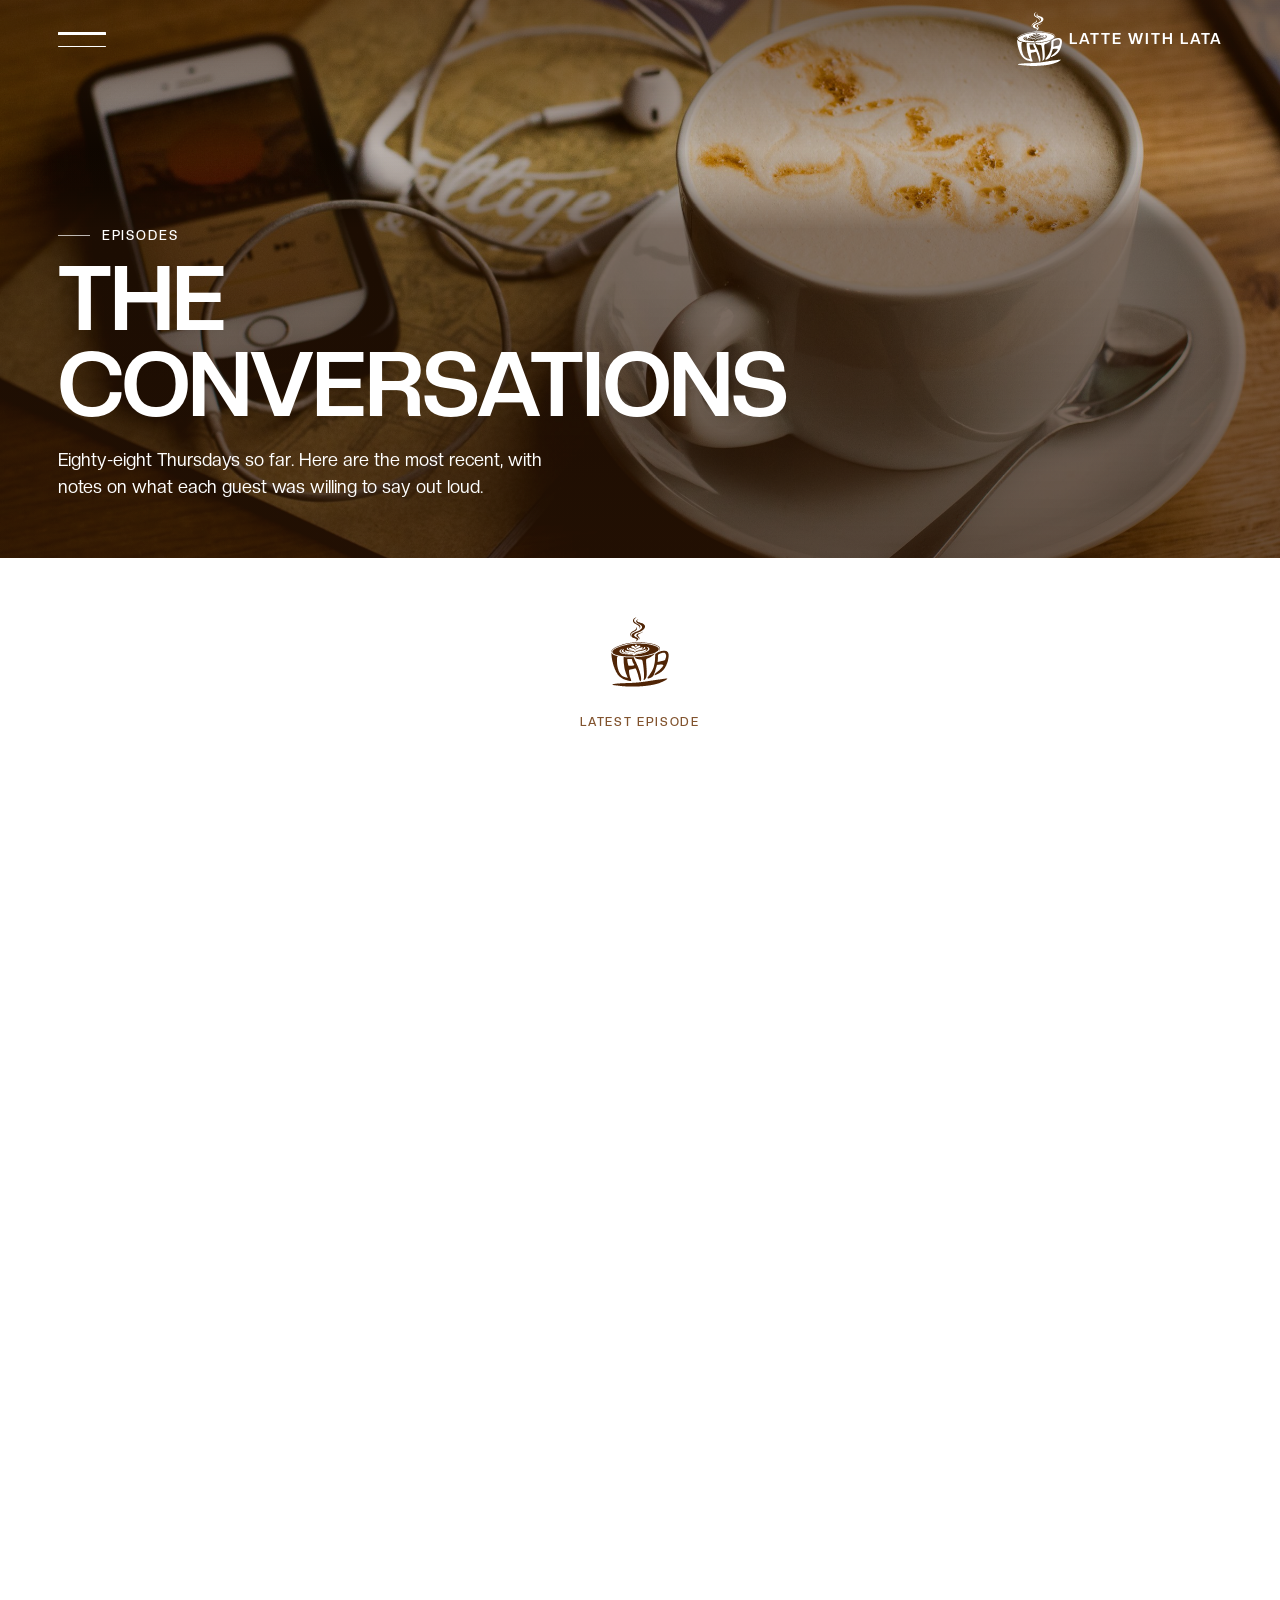
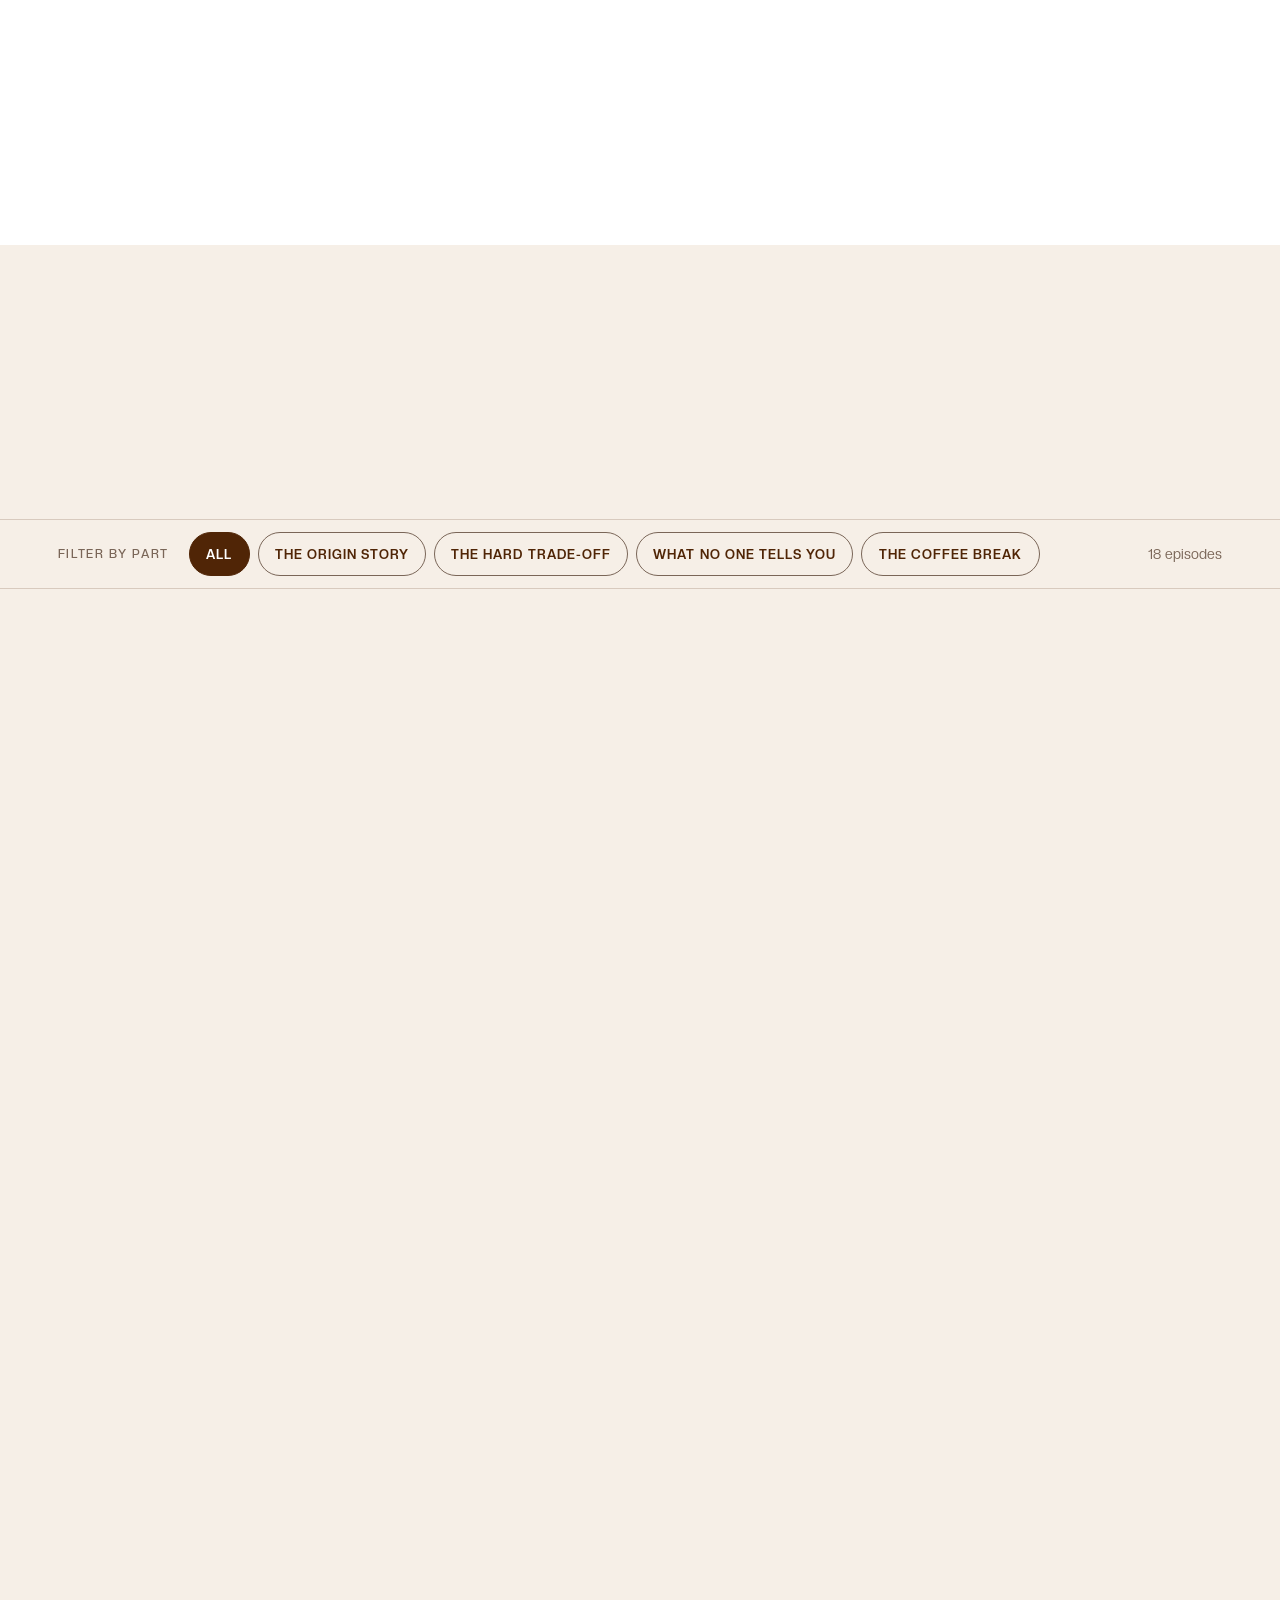
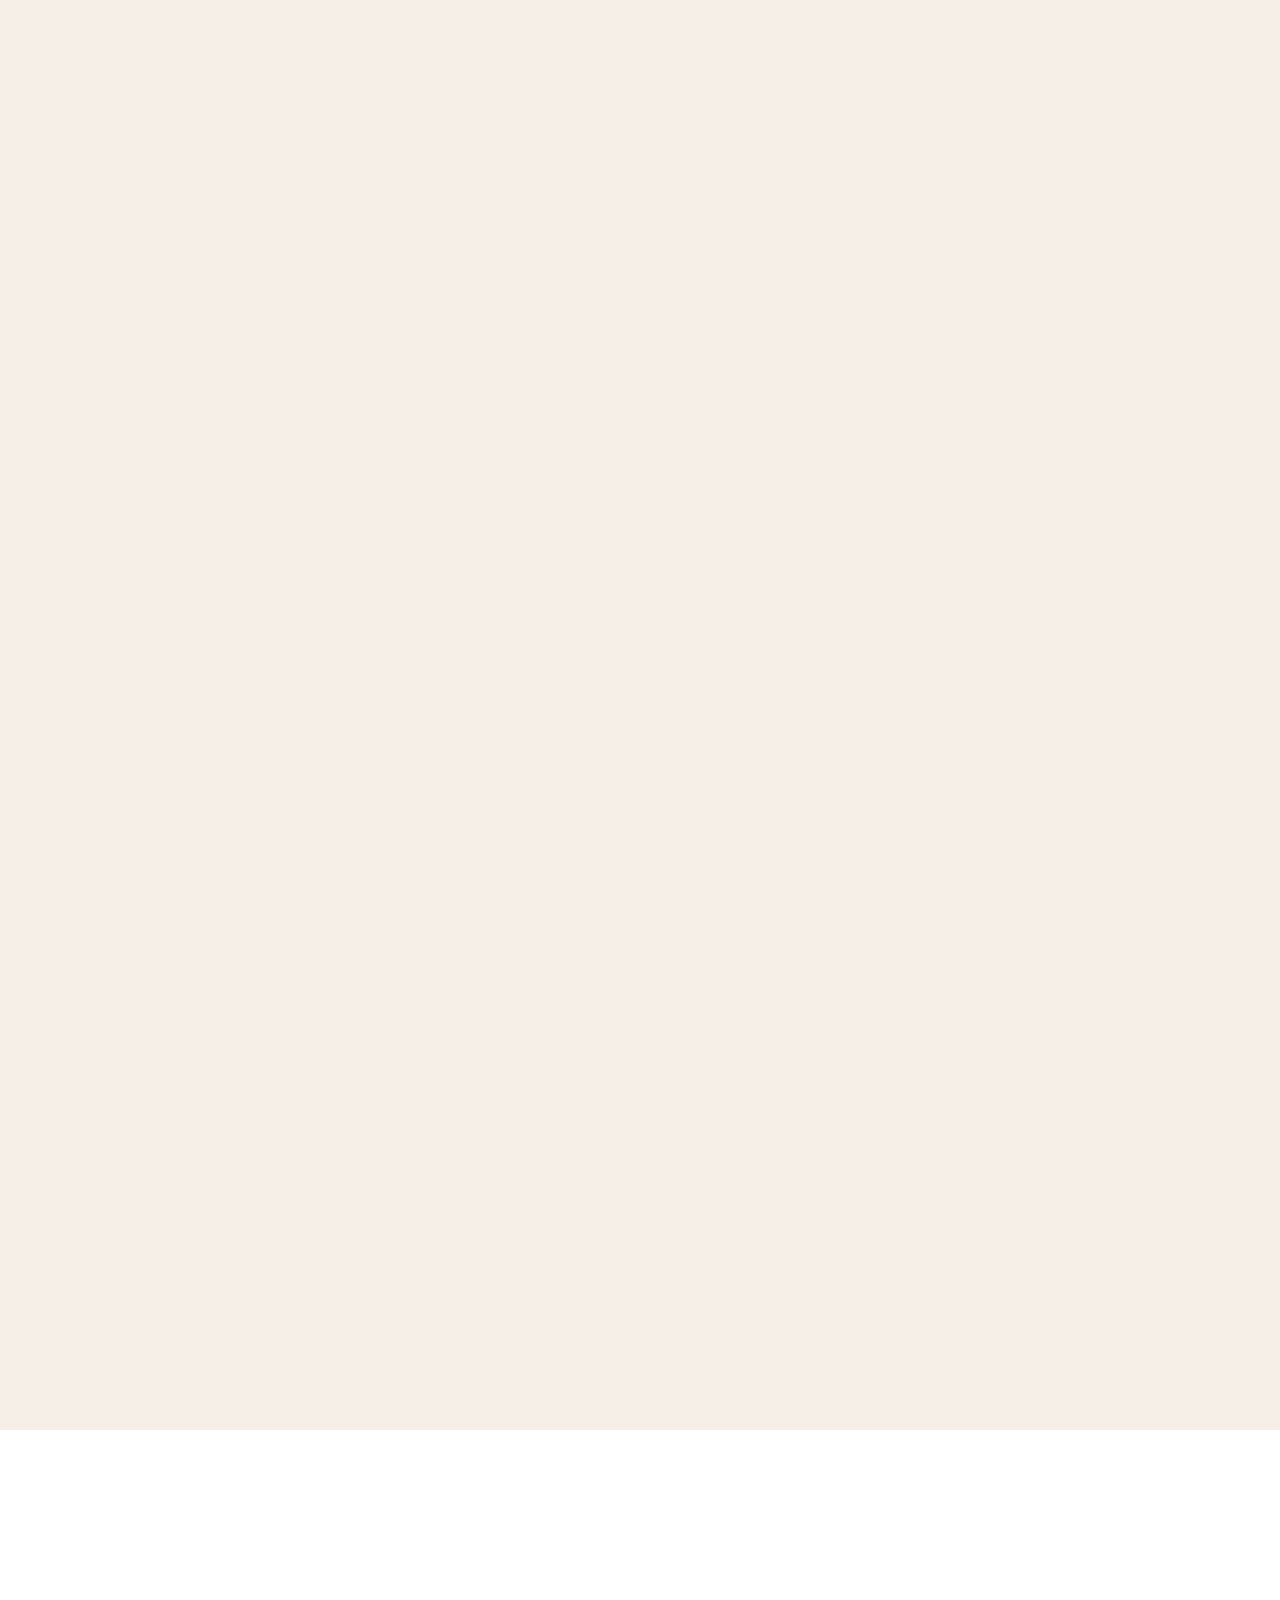
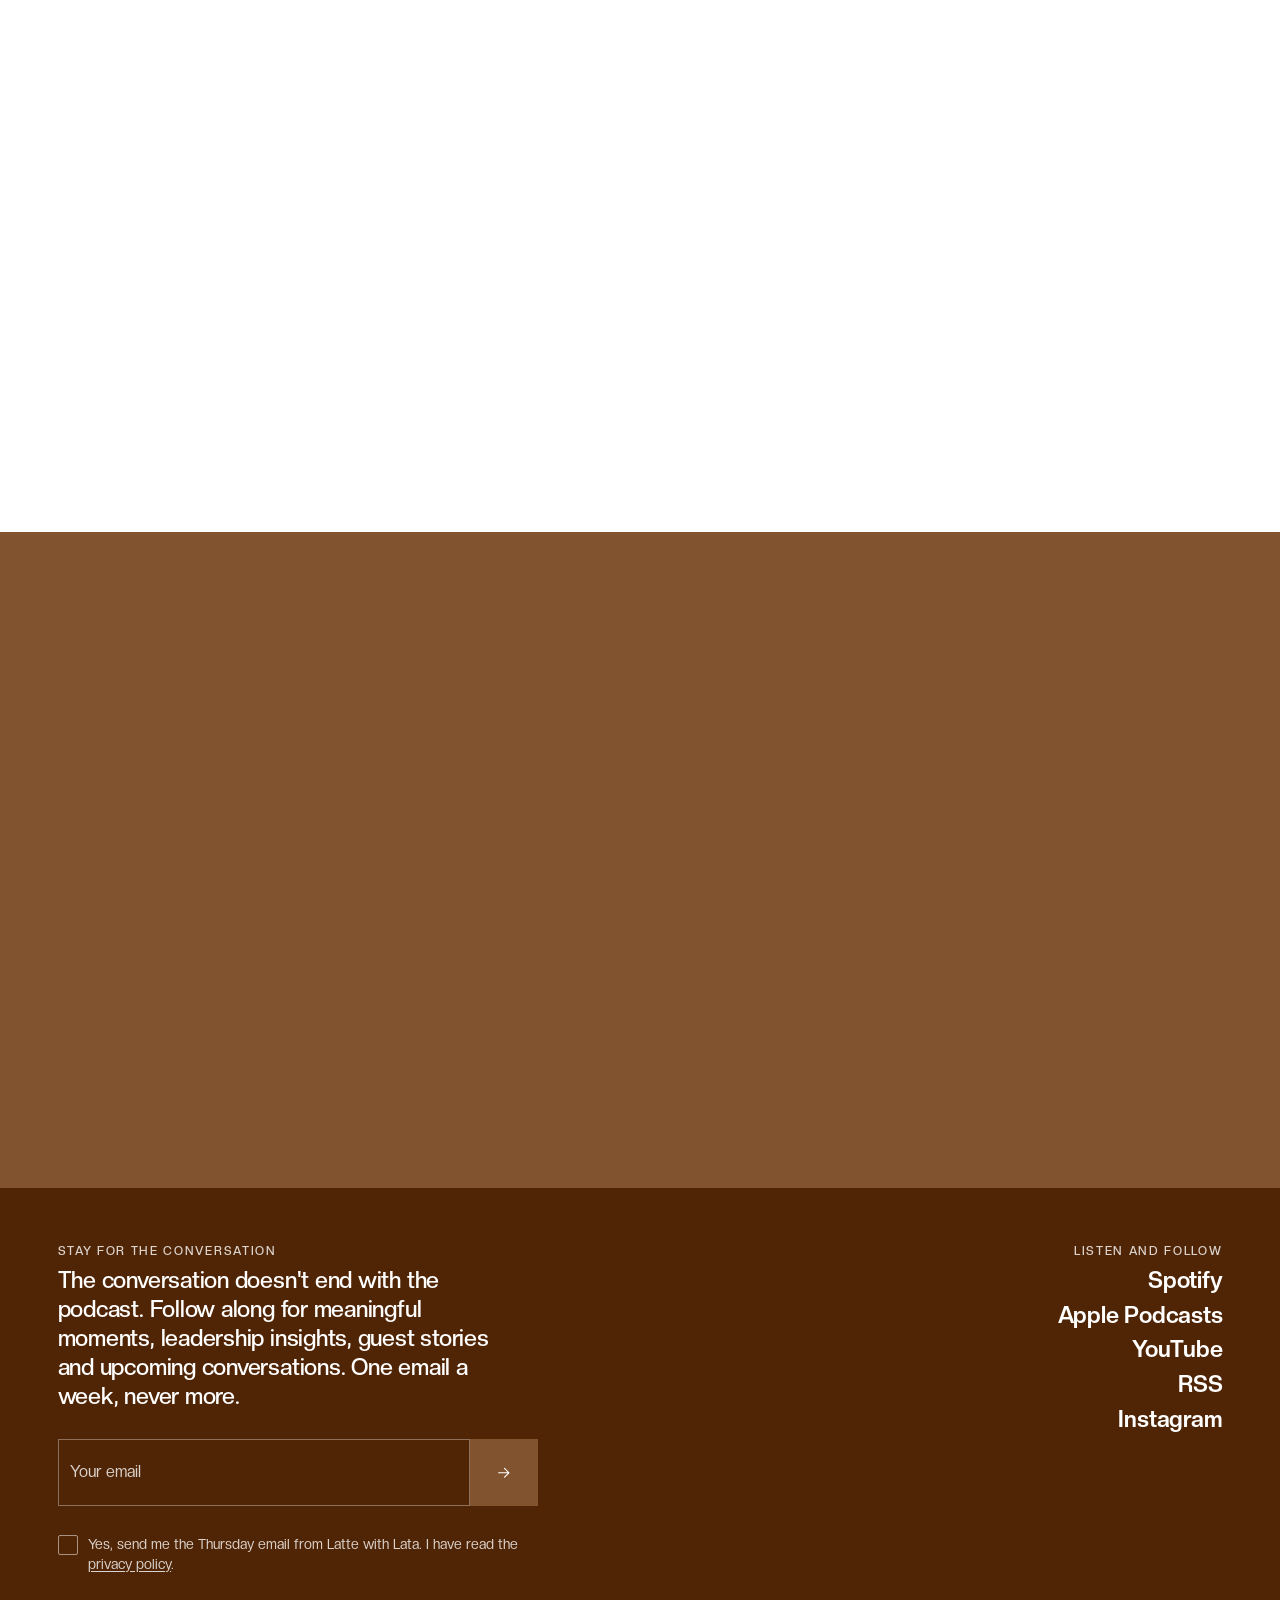
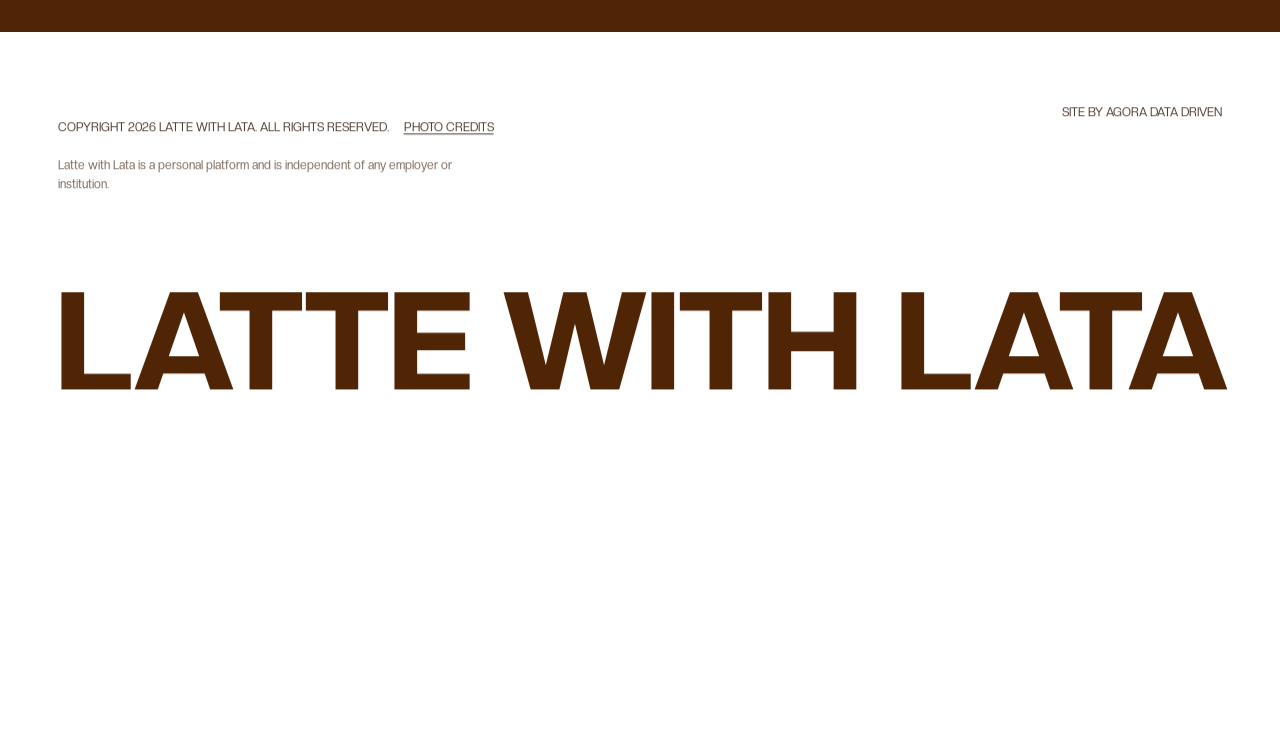
<file: episodes.html>
<!doctype html>
<html lang="en" class="no-js">
<head>
<meta charset="utf-8">
<!-- no-js -> js-ok before first paint (PZ pattern: .no-js in inline-critical, rendered.html:1 <html class="js-ok ...">); the section CSS carries html:not(.js-ok) fallbacks -->
<script>document.documentElement.classList.replace("no-js","js-ok")</script>
<meta name="viewport" content="width=device-width, initial-scale=1">
<title>Episodes | Latte with Lata</title>
<meta name="description" content="Every recent episode of Latte with Lata: mission-driven leaders on origin stories, hard trade-offs and what no one tells you. New every Thursday.">
<meta name="theme-color" content="#502506">
<link rel="canonical" href="https://addbp.github.io/lattewithlata/episodes.html">
<meta property="og:url" content="https://addbp.github.io/lattewithlata/episodes.html">
<meta property="og:type" content="website">
<meta property="og:site_name" content="Latte with Lata">
<meta property="og:title" content="Episodes | Latte with Lata">
<meta property="og:description" content="Every recent episode of Latte with Lata: mission-driven leaders on origin stories, hard trade-offs and what no one tells you. New every Thursday.">
<meta property="og:image" content="https://addbp.github.io/lattewithlata/assets/images/og-image.jpg">
<meta property="og:image:width" content="1200">
<meta property="og:image:height" content="630">
<meta property="og:image:alt" content="Latte with Lata - Real Conversations. Built on Purpose.">
<meta name="twitter:card" content="summary_large_image">
<meta name="twitter:title" content="Episodes | Latte with Lata">
<meta name="twitter:description" content="Every recent episode of Latte with Lata: mission-driven leaders on origin stories, hard trade-offs and what no one tells you. New every Thursday.">
<meta name="twitter:image" content="https://addbp.github.io/lattewithlata/assets/images/og-image.jpg">
<link rel="icon" href="assets/svg/favicon.svg" type="image/svg+xml">
<link rel="preload" href="assets/brand/fonts/creato_display/CreatoDisplay-Regular.woff2" as="font" type="font/woff2" crossorigin>
<link rel="preload" href="assets/brand/fonts/creato_display/CreatoDisplay-Bold.woff2" as="font" type="font/woff2" crossorigin>
<link rel="stylesheet" href="css/fonts.css">
<link rel="stylesheet" href="css/tokens.css">
<link rel="stylesheet" href="css/base.css">
<link rel="stylesheet" href="vendor/splide-core.min.css">
<link rel="stylesheet" href="css/sections/00-header.css">
<link rel="stylesheet" href="css/sections/13-newsletter.css">
<link rel="stylesheet" href="css/sections/14-footer.css">
<link rel="stylesheet" href="css/pages/_shell.css">
<link rel="stylesheet" href="css/pages/episodes.css">
</head>
<body id="top" data-page="episodes" data-page-module="true">
<a class="skip-main" href="#page-content">Skip to main content</a>

<!-- ===== sections/00-header.html ===== -->
<!-- 00-header: fixed header + off-canvas drawer + mobile Book-a-table pill. Shared by EVERY page (build-site.cjs inlines it on the home page and on all sub-pages).
     Sits BEFORE <main>. Source skeleton: PZ/source/rendered.html #page-header (BUILD-SPEC 00 (b)); pill: Iceberg .home__about-button.
     Copy: content/site.json -> brand.name (lockup wordmark + aria-label), nav[], bookingLabel, listenOn[], newsletter.eyebrow (side link).
     Note: .header__container is NOT a .container (the source header is a full-width flex row, measured 1440x78 / 390x63).
     PAGES UPDATE (2026-09-17, PAGES-SPEC 1a + 3): the drawer keeps the white cup mark at 72px, now a link home. Every href is the PAGES-SPEC
     navigation map: real pages, no same-page anchors, platform links stay "#" placeholders.
     UPDATE-3 (2026-09-17, client request): the header row is burger LEFT + the logo lockup RIGHT again - the white cup mark (decorative img,
     482x571 attrs = the viewBox box so nothing shifts on load; 44px, 56px at >= 60em) + the "LATTE WITH LATA" wordmark text (hidden below
     36em: mark only), one link home. "Book a table" left the bar; it stays in the drawer, the mobile pill and every page CTA. -->
<header id="page-header" class="header page__header">
  <div class="header__container">
    <button class="header__burger menu__switcher js-menu-switcher" type="button" aria-label="Menu" aria-haspopup="true" aria-controls="menu-container" aria-expanded="false"><span class="menu__burger"><u></u></span></button>

    <a class="header__logo" href="index.html" aria-label="Latte with Lata, home">
      <img class="header__mark" src="assets/brand/logo/latte-with-lata-mark-white.svg" alt="" width="482" height="571" decoding="async">
      <span class="header__wordmark" aria-hidden="true">Latte with Lata</span>
    </a>

    <aside class="menu__screen js-menu-switcher" aria-hidden="true"></aside>

    <div id="menu-container" class="menu__container drawer" aria-hidden="true">
      <a class="menu__home" href="index.html" aria-label="Latte with Lata - home"><img class="menu__mark" src="assets/brand/logo/latte-with-lata-mark-white.svg" alt="" width="482" height="571" decoding="async"></a>
      <div class="menu__row">
        <nav id="menu-main" class="menu__main js-menu-main" aria-label="Main">
          <ul>
            <li><a href="index.html" data-nav="home"><div>Home</div><div aria-hidden="true">Home</div></a></li>
            <li><a href="cafe.html" data-nav="cafe"><div>The Cafe</div><div aria-hidden="true">The Cafe</div></a></li>
            <li><a href="menu.html" data-nav="menu"><div>Menu</div><div aria-hidden="true">Menu</div></a></li>
            <li><a href="podcast.html" data-nav="podcast"><div>The Podcast</div><div aria-hidden="true">The Podcast</div></a></li>
            <li><a href="episodes.html" data-nav="episodes"><div>Episodes</div><div aria-hidden="true">Episodes</div></a></li>
            <li><a href="podcast.html#host"><div>The Host</div><div aria-hidden="true">The Host</div></a></li>
            <li><a href="events.html" data-nav="events"><div>Events</div><div aria-hidden="true">Events</div></a></li>
            <li><a href="contact.html" data-nav="contact"><div>Contact</div><div aria-hidden="true">Contact</div></a></li>
          </ul>
        </nav>
      </div>

      <div class="menu__mid">
        <nav id="menu-side" class="menu__side" aria-label="Tools">
          <ul>
            <!-- side links: "Get directions" = the contact page's find-us block (navigation map); the newsletter block ships on every page, so its anchor stays same-page -->
            <li><a href="contact.html#find-us"><div>Get directions</div><div aria-hidden="true">Get directions</div></a></li>
            <li><a href="#s-13-newsletter"><div>Stay for the conversation</div><div aria-hidden="true">Stay for the conversation</div></a></li>
          </ul>
        </nav>
        <a class="button button--outlined button--no-icon button--squared" href="book.html" data-nav="book"><strong>Book a table</strong></a>
      </div>

      <div class="menu__footer">
        <span class="menu__footer__label" aria-hidden="true">Listen on</span>
        <nav class="menu__listen" aria-label="Listen on">
          <ul class="socials">
            <li><a href="#" aria-label="Spotify"><svg class="icon" aria-hidden="true" focusable="false"><use href="assets/svg/icons.svg#i-spotify"></use></svg><span class="visual-hide">Spotify</span></a></li>
            <li><a href="#" aria-label="Apple Podcasts"><svg class="icon icon--fill" aria-hidden="true" focusable="false"><use href="assets/svg/icons.svg#i-apple"></use></svg><span class="visual-hide">Apple Podcasts</span></a></li>
            <li><a href="#" aria-label="YouTube"><svg class="icon" aria-hidden="true" focusable="false"><use href="assets/svg/icons.svg#i-youtube"></use></svg><span class="visual-hide">YouTube</span></a></li>
            <li><a href="#" aria-label="RSS"><svg class="icon" aria-hidden="true" focusable="false"><use href="assets/svg/icons.svg#i-rss"></use></svg><span class="visual-hide">RSS</span></a></li>
          </ul>
        </nav>
      </div>
    </div>
  </div>
</header>
<!-- Iceberg mobile pill (I11): wrapper = .home__about-button (fixed, full width, faded by GSAP), link = .vertical-button__link -->
<div id="book-pill-wrap" class="book-pill__wrap">
  <a id="book-pill" class="book-pill" href="book.html"><svg class="icon" aria-hidden="true" focusable="false"><use href="assets/svg/icons.svg#i-cup"></use></svg><span>Book a table</span></a>
</div>

<main id="page-content" class="page__content">
<!-- ===== pages/episodes/01-hero.html ===== -->
<!-- episodes 01-hero - page hero (PAGES-SPEC 2). Copy: content/pages.json episodes.hero verbatim. Photo: assets/images/page-episodes.jpg (alt from the manifest). -->
<section id="p-episodes-01-hero" class="page-hero" data-banner aria-labelledby="p-episodes-title" style="--pinX:60%; --pinY:42%">
  <div class="page-hero__media"><img src="assets/images/page-episodes.jpg" alt="A cappuccino beside a phone with white earbuds plugged in, on a wooden cafe table" width="2400" height="1350" fetchpriority="high" decoding="async"></div>
  <div class="container page-hero__content">
    <p class="page-hero__eyebrow">Episodes</p>
    <h1 id="p-episodes-title" class="page-hero__title">THE CONVERSATIONS</h1>
    <p class="page-hero__intro">Eighty-eight Thursdays so far. Here are the most recent, with notes on what each guest was willing to say out loud.</p>
  </div>
</section>

<!-- ===== pages/episodes/02-latest.html ===== -->
<!-- episodes 02-latest - the newest episode as a wide feature card (brand-brown .kit-dark): cover, number, pillar chip, title, guest + role (role already
     carries the organisation - CONTENT hand-off), blurb, length, date, the three takeaways, the quote. Opens with the .mark-row. Copy: episodes.sections[latest]
     + episodes.items[ep-88] verbatim; labels from sections[all-episodes].labels. "Read the notes" -> #ep-88 (js/pages/episodes.js opens that card's notes). -->
<section id="p-episodes-02-latest" class="strip strip--normal eps-latest" aria-labelledby="eps-latest-title">
  <div id="latest" class="container">
    <div class="mark-row anima--bottom-in"><img class="mark-row__mark" src="assets/brand/logo/latte-with-lata-mark-brown.svg" alt="" width="482" height="571" decoding="async"></div>
    <div class="strip__data text-center eps-head eps-head--center">
      <p class="eyebrow eps-eyebrow anima--bottom-in">Latest episode</p>
      <h2 id="eps-latest-title" class="strip__title1">THIS WEEK</h2>
    </div>
    <article class="eps-feature kit-dark anima--bottom-in" aria-labelledby="eps-feature-title">
      <div class="eps-feature__media"><img src="assets/images/episode-01.jpg" alt="Hand writing in a notebook next to a cup of coffee, glasses and a laptop" width="1600" height="1067" loading="eager" decoding="async"></div>
      <div class="eps-feature__body">
        <p class="eps-kicker"><span class="eps-num">Episode 88</span><span class="tag">The Hard Trade-off</span></p>
        <h3 id="eps-feature-title" class="eps-feature__title">The grant we turned down</h3>
        <p class="eps-guest"><strong>Marisol Vega</strong><span>Executive director, Harrowfield Food Bank</span></p>
        <p class="eps-feature__blurb">Marisol said no to the biggest cheque in her nonprofit's history. On strings, dignity, and the board meeting that followed.</p>
        <dl class="eps-meta">
          <div><dt>Length</dt><dd>44&nbsp;min</dd></div>
          <div><dt>Released</dt><dd><time datetime="2026-09-10">Thu 10 Sep 2026</time></dd></div>
        </dl>
        <p class="eps-feature__actions"><a class="button" href="#ep-88">Read the notes</a><a class="read-more" href="#audio">Listen on your platform</a></p>
      </div>
      <div class="eps-feature__notes">
        <h4 class="eps-label">In this episode</h4>
        <ol class="eps-takeaways">
          <li>Why the largest grant on offer came with terms that would have changed who the food bank could serve.</li>
          <li>How she took the decision to her board, and what the vote looked like.</li>
          <li>What she now tells other directors: read the conditions before you read the amount.</li>
        </ol>
      </div>
      <figure class="eps-feature__quote">
        <figcaption class="eps-label">From the conversation</figcaption>
        <blockquote><p>&ldquo;The cheque was real. So were the strings. I had to decide which one we could live with.&rdquo;</p></blockquote>
        <p class="eps-quote__by">Marisol Vega</p>
      </figure>
    </article>
  </div>
</section>

<!-- ===== pages/episodes/03-all-episodes.html ===== -->
<!-- episodes 03-all-episodes - all 18 episodes (newest first) as a card grid on --colBrandSoft. Each card = <article id="ep-<n>"> (the home cards and
     the feature link here): cover, "Episode 88", pillar chip, title (tabindex -1: the deep-link focus target), guest + role, blurb, length, date, and a native
     <details> "Show notes" disclosure with the three takeaways + the quote - everything readable and every episode visible WITHOUT JS.
     js/pages/episodes.js: filter chips (aria-pressed, filtering li[data-pillar] by pillarId, aria-live count, empty state), #ep-<n> deep links (clears a filter
     that hides the target, opens its notes, scrolls below the fixed header + the sticky filter row, moves focus to the heading).
     The filter row is shown only when scripting is on (html.js-ok) and sticks under the header inside #all-episodes (main is overflow: clip).
     Copy: episodes.sections[all-episodes] (eyebrow, title, intro, filterLabel, filters, countText, emptyText, labels, archiveNote) + episodes.items verbatim.
     Covers: 18 distinct licensed photos - ep-88..83 = the home cards' episode-01..06, ep-82..71 = spares from the gallery / story / cafe / event / menu sets
     (no card repeats a photo; alt from the manifest = what the photo shows). pages.json items[].cover / coverAlt still carry the old six-photo rotation. -->
<section id="p-episodes-03-all-episodes" class="strip bg-band-cream2 eps-all" aria-labelledby="eps-all-title">
  <div id="all-episodes" class="eps-all__inner">
    <div class="container">
      <div class="eps-split">
        <div class="strip__data eps-head">
          <p class="eyebrow eps-eyebrow anima--bottom-in">Episodes 71 to 88</p>
          <h2 id="eps-all-title" class="strip__title1">ALL EPISODES</h2>
        </div>
        <p class="lead eps-split__lead anima--bottom-in">Every episode has all four parts. The tag marks the part the conversation leaned on most.</p>
      </div>
    </div>
    <div class="eps-filter" data-eps-filter data-count-text="{count} episodes">
      <div class="container eps-filter__row">
        <p class="eps-filter__label" id="eps-filter-label">Filter by part</p>
        <div class="eps-filter__chips" role="group" aria-labelledby="eps-filter-label">
          <button type="button" class="chip is-active" aria-pressed="true" data-filter="all">All</button>
          <button type="button" class="chip" aria-pressed="false" data-filter="origin-story">The Origin Story</button>
          <button type="button" class="chip" aria-pressed="false" data-filter="hard-trade-off">The Hard Trade-off</button>
          <button type="button" class="chip" aria-pressed="false" data-filter="what-no-one-tells-you">What No One Tells You</button>
          <button type="button" class="chip" aria-pressed="false" data-filter="coffee-break">The Coffee Break</button>
        </div>
        <p class="eps-filter__count" role="status" aria-live="polite" aria-atomic="true">18 episodes</p>
      </div>
    </div>
    <div class="container">
      <ul class="eps-grid" data-eps-grid>
        <li class="eps-item anima--bottom-in" data-pillar="hard-trade-off">
          <article id="ep-88" class="eps-card" aria-labelledby="ep-88-title">
            <div class="eps-card__cover"><img src="assets/images/episode-01.jpg" alt="Hand writing in a notebook next to a cup of coffee, glasses and a laptop" width="1600" height="1067" loading="eager" decoding="async"></div>
            <div class="eps-card__head">
              <p class="eps-kicker"><span class="eps-num">Episode 88</span><span class="tag">The Hard Trade-off</span></p>
              <h3 id="ep-88-title" class="eps-card__title" tabindex="-1">The grant we turned down</h3>
              <p class="eps-guest"><strong>Marisol Vega</strong><span>Executive director, Harrowfield Food Bank</span></p>
            </div>
            <p class="eps-card__blurb">Marisol said no to the biggest cheque in her nonprofit's history. On strings, dignity, and the board meeting that followed.</p>
            <dl class="eps-meta">
              <div><dt>Length</dt><dd>44&nbsp;min</dd></div>
              <div><dt>Released</dt><dd><time datetime="2026-09-10">Thu 10 Sep 2026</time></dd></div>
            </dl>
            <details class="eps-notes">
              <summary class="eps-notes__summary"><span class="eps-notes__show">Show notes</span><span class="eps-notes__hide">Hide notes</span><span class="visual-hide"> - Episode 88</span><span class="eps-notes__glyph" aria-hidden="true"></span></summary>
              <div class="eps-notes__body">
                <h4 class="eps-label">In this episode</h4>
                <ol class="eps-takeaways">
                  <li>Why the largest grant on offer came with terms that would have changed who the food bank could serve.</li>
                  <li>How she took the decision to her board, and what the vote looked like.</li>
                  <li>What she now tells other directors: read the conditions before you read the amount.</li>
                </ol>
                <figure class="eps-quote">
                  <figcaption class="eps-label">From the conversation</figcaption>
                  <blockquote><p>&ldquo;The cheque was real. So were the strings. I had to decide which one we could live with.&rdquo;</p></blockquote>
                  <p class="eps-quote__by">Marisol Vega</p>
                </figure>
                <p class="eps-notes__listen"><a class="read-more" href="#audio">Listen on your platform</a></p>
              </div>
            </details>
          </article>
        </li>
        <li class="eps-item anima--bottom-in" data-pillar="what-no-one-tells-you">
          <article id="ep-87" class="eps-card" aria-labelledby="ep-87-title">
            <div class="eps-card__cover"><img src="assets/images/episode-02.jpg" alt="Kettle pouring water into a pour-over coffee brewer" width="1600" height="1067" loading="eager" decoding="async"></div>
            <div class="eps-card__head">
              <p class="eps-kicker"><span class="eps-num">Episode 87</span><span class="tag">What No One Tells You</span></p>
              <h3 id="ep-87-title" class="eps-card__title" tabindex="-1">What no one tells you about a waiting room</h3>
              <p class="eps-guest"><strong>Dr Kwame Boateng</strong><span>Medical director, Eastgate Community Clinic</span></p>
            </div>
            <p class="eps-card__blurb">Kwame runs a clinic where nobody is turned away. On the maths of a Tuesday morning, and the lesson no residency teaches.</p>
            <dl class="eps-meta">
              <div><dt>Length</dt><dd>47&nbsp;min</dd></div>
              <div><dt>Released</dt><dd><time datetime="2026-09-03">Thu 3 Sep 2026</time></dd></div>
            </dl>
            <details class="eps-notes">
              <summary class="eps-notes__summary"><span class="eps-notes__show">Show notes</span><span class="eps-notes__hide">Hide notes</span><span class="visual-hide"> - Episode 87</span><span class="eps-notes__glyph" aria-hidden="true"></span></summary>
              <div class="eps-notes__body">
                <h4 class="eps-label">In this episode</h4>
                <ol class="eps-takeaways">
                  <li>The arithmetic of a walk-in clinic: forty chairs, two doctors and a Tuesday morning.</li>
                  <li>Why he stopped judging a day by how fast the room empties.</li>
                  <li>The lesson no residency teaches: people need to feel they were right to come.</li>
                </ol>
                <figure class="eps-quote">
                  <figcaption class="eps-label">From the conversation</figcaption>
                  <blockquote><p>&ldquo;Nobody trains you for the waiting room. It is where most of the care actually happens.&rdquo;</p></blockquote>
                  <p class="eps-quote__by">Dr Kwame Boateng</p>
                </figure>
                <p class="eps-notes__listen"><a class="read-more" href="#audio">Listen on your platform</a></p>
              </div>
            </details>
          </article>
        </li>
        <li class="eps-item anima--bottom-in" data-pillar="hard-trade-off">
          <article id="ep-86" class="eps-card" aria-labelledby="ep-86-title">
            <div class="eps-card__cover"><img src="assets/images/episode-03.jpg" alt="People sitting at a cafe window bar looking out at a city skyline" width="1600" height="1067" loading="eager" decoding="async"></div>
            <div class="eps-card__head">
              <p class="eps-kicker"><span class="eps-num">Episode 86</span><span class="tag">The Hard Trade-off</span></p>
              <h3 id="ep-86-title" class="eps-card__title" tabindex="-1">Fixing a form nobody could finish</h3>
              <p class="eps-guest"><strong>Hannah Lindgren</strong><span>Chief innovation officer, City of Harrowfield</span></p>
            </div>
            <p class="eps-card__blurb">Hannah rebuilt a benefits form that failed half the people who started it. On slow change inside government, and who decides it worked.</p>
            <dl class="eps-meta">
              <div><dt>Length</dt><dd>39&nbsp;min</dd></div>
              <div><dt>Released</dt><dd><time datetime="2026-08-27">Thu 27 Aug 2026</time></dd></div>
            </dl>
            <details class="eps-notes">
              <summary class="eps-notes__summary"><span class="eps-notes__show">Show notes</span><span class="eps-notes__hide">Hide notes</span><span class="visual-hide"> - Episode 86</span><span class="eps-notes__glyph" aria-hidden="true"></span></summary>
              <div class="eps-notes__body">
                <h4 class="eps-label">In this episode</h4>
                <ol class="eps-takeaways">
                  <li>A benefits form that half of all applicants gave up on, and how her team found out where.</li>
                  <li>Trading a fast relaunch for six months of testing with the people who fill it in.</li>
                  <li>Who gets to say a public service worked: the department, the auditor or the applicant.</li>
                </ol>
                <figure class="eps-quote">
                  <figcaption class="eps-label">From the conversation</figcaption>
                  <blockquote><p>&ldquo;We asked people to prove they were struggling in forty-one questions. We got it down to twelve.&rdquo;</p></blockquote>
                  <p class="eps-quote__by">Hannah Lindgren</p>
                </figure>
                <p class="eps-notes__listen"><a class="read-more" href="#audio">Listen on your platform</a></p>
              </div>
            </details>
          </article>
        </li>
        <li class="eps-item anima--bottom-in" data-pillar="origin-story">
          <article id="ep-85" class="eps-card" aria-labelledby="ep-85-title">
            <div class="eps-card__cover"><img src="assets/images/episode-04.jpg" alt="Person sitting alone at a long table in a cafe, backlit by large windows" width="1600" height="1067" loading="lazy" decoding="async"></div>
            <div class="eps-card__head">
              <p class="eps-kicker"><span class="eps-num">Episode 85</span><span class="tag">The Origin Story</span></p>
              <h3 id="ep-85-title" class="eps-card__title" tabindex="-1">The origin story is not the pitch</h3>
              <p class="eps-guest"><strong>Elias Okonkwo</strong><span>Founder, Second Shift social enterprise</span></p>
            </div>
            <p class="eps-card__blurb">Elias hires people on the day they leave prison. On the phone call that started it, a first year of losses, and keeping the door open.</p>
            <dl class="eps-meta">
              <div><dt>Length</dt><dd>42&nbsp;min</dd></div>
              <div><dt>Released</dt><dd><time datetime="2026-08-20">Thu 20 Aug 2026</time></dd></div>
            </dl>
            <details class="eps-notes">
              <summary class="eps-notes__summary"><span class="eps-notes__show">Show notes</span><span class="eps-notes__hide">Hide notes</span><span class="visual-hide"> - Episode 85</span><span class="eps-notes__glyph" aria-hidden="true"></span></summary>
              <div class="eps-notes__body">
                <h4 class="eps-label">In this episode</h4>
                <ol class="eps-takeaways">
                  <li>The phone call from a former colleague that started Second Shift.</li>
                  <li>A first year of losses, and the month he nearly closed the doors.</li>
                  <li>Why he hires on release day, before anyone has a reference.</li>
                </ol>
                <figure class="eps-quote">
                  <figcaption class="eps-label">From the conversation</figcaption>
                  <blockquote><p>&ldquo;The pitch says we had a vision. The truth is a man called me and needed a job by Monday.&rdquo;</p></blockquote>
                  <p class="eps-quote__by">Elias Okonkwo</p>
                </figure>
                <p class="eps-notes__listen"><a class="read-more" href="#audio">Listen on your platform</a></p>
              </div>
            </details>
          </article>
        </li>
        <li class="eps-item anima--bottom-in" data-pillar="what-no-one-tells-you">
          <article id="ep-84" class="eps-card" aria-labelledby="ep-84-title">
            <div class="eps-card__cover"><img src="assets/images/episode-05.jpg" alt="Notebooks, a pen and a latte on a weathered wooden table" width="1600" height="1067" loading="lazy" decoding="async"></div>
            <div class="eps-card__head">
              <p class="eps-kicker"><span class="eps-num">Episode 84</span><span class="tag">What No One Tells You</span></p>
              <h3 id="ep-84-title" class="eps-card__title" tabindex="-1">Showing up is the whole strategy</h3>
              <p class="eps-guest"><strong>Rosa Delgado</strong><span>Community organiser, Fenwick Tenants' Union</span></p>
            </div>
            <p class="eps-card__blurb">Rosa has knocked on more doors than she can count. On patience, small wins, and what a street knows that a strategy deck does not.</p>
            <dl class="eps-meta">
              <div><dt>Length</dt><dd>36&nbsp;min</dd></div>
              <div><dt>Released</dt><dd><time datetime="2026-08-13">Thu 13 Aug 2026</time></dd></div>
            </dl>
            <details class="eps-notes">
              <summary class="eps-notes__summary"><span class="eps-notes__show">Show notes</span><span class="eps-notes__hide">Hide notes</span><span class="visual-hide"> - Episode 84</span><span class="eps-notes__glyph" aria-hidden="true"></span></summary>
              <div class="eps-notes__body">
                <h4 class="eps-label">In this episode</h4>
                <ol class="eps-takeaways">
                  <li>What knocking on doors teaches you that a survey never will.</li>
                  <li>Why small wins, like a fixed stairwell light, build a union faster than big demands.</li>
                  <li>How she handles burnout, her own and other people's.</li>
                </ol>
                <figure class="eps-quote">
                  <figcaption class="eps-label">From the conversation</figcaption>
                  <blockquote><p>&ldquo;A street knows things no strategy deck will tell you. You just have to keep turning up.&rdquo;</p></blockquote>
                  <p class="eps-quote__by">Rosa Delgado</p>
                </figure>
                <p class="eps-notes__listen"><a class="read-more" href="#audio">Listen on your platform</a></p>
              </div>
            </details>
          </article>
        </li>
        <li class="eps-item anima--bottom-in" data-pillar="coffee-break">
          <article id="ep-83" class="eps-card" aria-labelledby="ep-83-title">
            <div class="eps-card__cover"><img src="assets/images/episode-06.jpg" alt="Barista pouring espresso into two glass jars of milk at a cafe bar" width="1600" height="1067" loading="lazy" decoding="async"></div>
            <div class="eps-card__head">
              <p class="eps-kicker"><span class="eps-num">Episode 83</span><span class="tag">The Coffee Break</span></p>
              <h3 id="ep-83-title" class="eps-card__title" tabindex="-1">Who stays when everyone is leaving</h3>
              <p class="eps-guest"><strong>Grace Mbeki</strong><span>Director of nursing, St Oswin's Hospice</span></p>
            </div>
            <p class="eps-card__blurb">Grace kept a hospice team together through the hardest three years in nursing. On staying, and the coffee break that saved a shift.</p>
            <dl class="eps-meta">
              <div><dt>Length</dt><dd>51&nbsp;min</dd></div>
              <div><dt>Released</dt><dd><time datetime="2026-08-06">Thu 6 Aug 2026</time></dd></div>
            </dl>
            <details class="eps-notes">
              <summary class="eps-notes__summary"><span class="eps-notes__show">Show notes</span><span class="eps-notes__hide">Hide notes</span><span class="visual-hide"> - Episode 83</span><span class="eps-notes__glyph" aria-hidden="true"></span></summary>
              <div class="eps-notes__body">
                <h4 class="eps-label">In this episode</h4>
                <ol class="eps-takeaways">
                  <li>How she kept a hospice team together while nurses were leaving the profession.</li>
                  <li>The ten-minute coffee break she made compulsory, and what it did for a shift.</li>
                  <li>A lighter close: night-shift snacks, bad pens and the playlist in her car.</li>
                </ol>
                <figure class="eps-quote">
                  <figcaption class="eps-label">From the conversation</figcaption>
                  <blockquote><p>&ldquo;I could not pay them more. I could make sure nobody ate lunch standing up.&rdquo;</p></blockquote>
                  <p class="eps-quote__by">Grace Mbeki</p>
                </figure>
                <p class="eps-notes__listen"><a class="read-more" href="#audio">Listen on your platform</a></p>
              </div>
            </details>
          </article>
        </li>
        <li class="eps-item anima--bottom-in" data-pillar="hard-trade-off">
          <article id="ep-82" class="eps-card" aria-labelledby="ep-82-title">
            <div class="eps-card__cover"><img src="assets/images/gallery-04.jpg" alt="Condenser microphone on a desk with guitars hanging on the wall behind" width="1200" height="1800" loading="lazy" decoding="async"></div>
            <div class="eps-card__head">
              <p class="eps-kicker"><span class="eps-num">Episode 82</span><span class="tag">The Hard Trade-off</span></p>
              <h3 id="ep-82-title" class="eps-card__title" tabindex="-1">The budget line nobody wanted to own</h3>
              <p class="eps-guest"><strong>Tomasz Wieczorek</strong><span>Finance director, Northgate Housing Trust</span></p>
            </div>
            <p class="eps-card__blurb">Tomasz had to choose between fixing roofs and keeping rents flat. On spreadsheets with people in them, and telling tenants the truth.</p>
            <dl class="eps-meta">
              <div><dt>Length</dt><dd>41&nbsp;min</dd></div>
              <div><dt>Released</dt><dd><time datetime="2026-07-30">Thu 30 Jul 2026</time></dd></div>
            </dl>
            <details class="eps-notes">
              <summary class="eps-notes__summary"><span class="eps-notes__show">Show notes</span><span class="eps-notes__hide">Hide notes</span><span class="visual-hide"> - Episode 82</span><span class="eps-notes__glyph" aria-hidden="true"></span></summary>
              <div class="eps-notes__body">
                <h4 class="eps-label">In this episode</h4>
                <ol class="eps-takeaways">
                  <li>Why a housing trust could not afford repairs and a rent freeze in the same year, and how he showed the board.</li>
                  <li>The tenant meeting where he put the real numbers on the wall.</li>
                  <li>What finance people owe the front line: plain words, early.</li>
                </ol>
                <figure class="eps-quote">
                  <figcaption class="eps-label">From the conversation</figcaption>
                  <blockquote><p>&ldquo;Every line in that budget was somebody's kitchen ceiling. You cannot hide behind the word variance.&rdquo;</p></blockquote>
                  <p class="eps-quote__by">Tomasz Wieczorek</p>
                </figure>
                <p class="eps-notes__listen"><a class="read-more" href="#audio">Listen on your platform</a></p>
              </div>
            </details>
          </article>
        </li>
        <li class="eps-item anima--bottom-in" data-pillar="origin-story">
          <article id="ep-81" class="eps-card" aria-labelledby="ep-81-title">
            <div class="eps-card__cover"><img src="assets/images/cafe-05.jpg" alt="Freshly roasted coffee beans turning in the cooling tray of a roaster" width="1600" height="1067" loading="lazy" decoding="async"></div>
            <div class="eps-card__head">
              <p class="eps-kicker"><span class="eps-num">Episode 81</span><span class="tag">The Origin Story</span></p>
              <h3 id="ep-81-title" class="eps-card__title" tabindex="-1">I came for a summer job</h3>
              <p class="eps-guest"><strong>Leilani Kahale</strong><span>Director, Riverbend Youth Works</span></p>
            </div>
            <p class="eps-card__blurb">Leilani took a summer job at a youth centre and never left. On being needed at nineteen, and learning to run the place at thirty.</p>
            <dl class="eps-meta">
              <div><dt>Length</dt><dd>38&nbsp;min</dd></div>
              <div><dt>Released</dt><dd><time datetime="2026-07-23">Thu 23 Jul 2026</time></dd></div>
            </dl>
            <details class="eps-notes">
              <summary class="eps-notes__summary"><span class="eps-notes__show">Show notes</span><span class="eps-notes__hide">Hide notes</span><span class="visual-hide"> - Episode 81</span><span class="eps-notes__glyph" aria-hidden="true"></span></summary>
              <div class="eps-notes__body">
                <h4 class="eps-label">In this episode</h4>
                <ol class="eps-takeaways">
                  <li>The summer job that was meant to last ten weeks.</li>
                  <li>What changed when she went from youth worker to the person who signs the payroll.</li>
                  <li>Why she still runs the Friday drop-in herself.</li>
                </ol>
                <figure class="eps-quote">
                  <figcaption class="eps-label">From the conversation</figcaption>
                  <blockquote><p>&ldquo;I did not choose the sector. A fourteen-year-old asked if I was coming back on Monday, and I was.&rdquo;</p></blockquote>
                  <p class="eps-quote__by">Leilani Kahale</p>
                </figure>
                <p class="eps-notes__listen"><a class="read-more" href="#audio">Listen on your platform</a></p>
              </div>
            </details>
          </article>
        </li>
        <li class="eps-item anima--bottom-in" data-pillar="what-no-one-tells-you">
          <article id="ep-80" class="eps-card" aria-labelledby="ep-80-title">
            <div class="eps-card__cover"><img src="assets/images/cafe-04.jpg" alt="Wooden folding bistro chairs and a table on the pavement against a terracotta-red wall" width="1600" height="1067" loading="lazy" decoding="async"></div>
            <div class="eps-card__head">
              <p class="eps-kicker"><span class="eps-num">Episode 80</span><span class="tag">What No One Tells You</span></p>
              <h3 id="ep-80-title" class="eps-card__title" tabindex="-1">What no one tells you about a merger</h3>
              <p class="eps-guest"><strong>Anjali Varma</strong><span>Chief executive, Two Rivers Family Services</span></p>
            </div>
            <p class="eps-card__blurb">Anjali merged two charities that had competed for twenty years. On grief in the staff room, and the logo row that was never about a logo.</p>
            <dl class="eps-meta">
              <div><dt>Length</dt><dd>46&nbsp;min</dd></div>
              <div><dt>Released</dt><dd><time datetime="2026-07-16">Thu 16 Jul 2026</time></dd></div>
            </dl>
            <details class="eps-notes">
              <summary class="eps-notes__summary"><span class="eps-notes__show">Show notes</span><span class="eps-notes__hide">Hide notes</span><span class="visual-hide"> - Episode 80</span><span class="eps-notes__glyph" aria-hidden="true"></span></summary>
              <div class="eps-notes__body">
                <h4 class="eps-label">In this episode</h4>
                <ol class="eps-takeaways">
                  <li>Why two organizations with the same mission spent twenty years competing for the same grants.</li>
                  <li>The staff-room grief nobody put in the merger plan.</li>
                  <li>What she would do in the first ninety days if she did it again.</li>
                </ol>
                <figure class="eps-quote">
                  <figcaption class="eps-label">From the conversation</figcaption>
                  <blockquote><p>&ldquo;Nobody warned me a merger is a bereavement. People were mourning a letterhead, and they were right to.&rdquo;</p></blockquote>
                  <p class="eps-quote__by">Anjali Varma</p>
                </figure>
                <p class="eps-notes__listen"><a class="read-more" href="#audio">Listen on your platform</a></p>
              </div>
            </details>
          </article>
        </li>
        <li class="eps-item anima--bottom-in" data-pillar="origin-story">
          <article id="ep-79" class="eps-card" aria-labelledby="ep-79-title">
            <div class="eps-card__cover"><img src="assets/images/gallery-06.jpg" alt="Cafe bar counter with a large lampshade and staff working behind it" width="1200" height="1800" loading="lazy" decoding="async"></div>
            <div class="eps-card__head">
              <p class="eps-kicker"><span class="eps-num">Episode 79</span><span class="tag">The Origin Story</span></p>
              <h3 id="ep-79-title" class="eps-card__title" tabindex="-1">The night shift taught me to lead</h3>
              <p class="eps-guest"><strong>Mateus Figueira</strong><span>Operations manager, Harrowfield Ambulance Service</span></p>
            </div>
            <p class="eps-card__blurb">Mateus spent eleven years on an ambulance before he ran the roster. On what 3&nbsp;am teaches about calm, and why he still rides along.</p>
            <dl class="eps-meta">
              <div><dt>Length</dt><dd>40&nbsp;min</dd></div>
              <div><dt>Released</dt><dd><time datetime="2026-07-09">Thu 9 Jul 2026</time></dd></div>
            </dl>
            <details class="eps-notes">
              <summary class="eps-notes__summary"><span class="eps-notes__show">Show notes</span><span class="eps-notes__hide">Hide notes</span><span class="visual-hide"> - Episode 79</span><span class="eps-notes__glyph" aria-hidden="true"></span></summary>
              <div class="eps-notes__body">
                <h4 class="eps-label">In this episode</h4>
                <ol class="eps-takeaways">
                  <li>Eleven years on the road, and the call that made him apply for the office job.</li>
                  <li>Building a roster that treats sleep as a safety issue.</li>
                  <li>Why he still works one night shift a month.</li>
                </ol>
                <figure class="eps-quote">
                  <figcaption class="eps-label">From the conversation</figcaption>
                  <blockquote><p>&ldquo;At 3&nbsp;am nobody cares about your title. They care whether you are calm. I try to manage like that.&rdquo;</p></blockquote>
                  <p class="eps-quote__by">Mateus Figueira</p>
                </figure>
                <p class="eps-notes__listen"><a class="read-more" href="#audio">Listen on your platform</a></p>
              </div>
            </details>
          </article>
        </li>
        <li class="eps-item anima--bottom-in" data-pillar="hard-trade-off">
          <article id="ep-78" class="eps-card" aria-labelledby="ep-78-title">
            <div class="eps-card__cover"><img src="assets/images/story-a-2.jpg" alt="Three friends toasting with coffee cups above a wooden cafe table" width="1200" height="1800" loading="lazy" decoding="async"></div>
            <div class="eps-card__head">
              <p class="eps-kicker"><span class="eps-num">Episode 78</span><span class="tag">The Hard Trade-off</span></p>
              <h3 id="ep-78-title" class="eps-card__title" tabindex="-1">Closing the programme that worked</h3>
              <p class="eps-guest"><strong>Naledi Khumalo</strong><span>Head of programmes, Open Book Literacy Trust</span></p>
            </div>
            <p class="eps-card__blurb">Naledi closed a reading programme with strong results and no funding. On ending things well, and telling forty volunteers the truth.</p>
            <dl class="eps-meta">
              <div><dt>Length</dt><dd>43&nbsp;min</dd></div>
              <div><dt>Released</dt><dd><time datetime="2026-07-02">Thu 2 Jul 2026</time></dd></div>
            </dl>
            <details class="eps-notes">
              <summary class="eps-notes__summary"><span class="eps-notes__show">Show notes</span><span class="eps-notes__hide">Hide notes</span><span class="visual-hide"> - Episode 78</span><span class="eps-notes__glyph" aria-hidden="true"></span></summary>
              <div class="eps-notes__body">
                <h4 class="eps-label">In this episode</h4>
                <ol class="eps-takeaways">
                  <li>How a programme can hit every target and still lose its funding.</li>
                  <li>The choice between stretching it thin and closing it properly.</li>
                  <li>How to tell forty volunteers, and what she handed over to the schools.</li>
                </ol>
                <figure class="eps-quote">
                  <figcaption class="eps-label">From the conversation</figcaption>
                  <blockquote><p>&ldquo;It worked, and we still had to stop. Those two facts sat at the same table for a long time.&rdquo;</p></blockquote>
                  <p class="eps-quote__by">Naledi Khumalo</p>
                </figure>
                <p class="eps-notes__listen"><a class="read-more" href="#audio">Listen on your platform</a></p>
              </div>
            </details>
          </article>
        </li>
        <li class="eps-item anima--bottom-in" data-pillar="coffee-break">
          <article id="ep-77" class="eps-card" aria-labelledby="ep-77-title">
            <div class="eps-card__cover"><img src="assets/images/host-corner.jpg" alt="Silver condenser microphone in a shock mount with a pop filter in a dark studio" width="1200" height="1800" loading="lazy" decoding="async"></div>
            <div class="eps-card__head">
              <p class="eps-kicker"><span class="eps-num">Episode 77</span><span class="tag">The Coffee Break</span></p>
              <h3 id="ep-77-title" class="eps-card__title" tabindex="-1">Late fees, long walks and lending a book twice</h3>
              <p class="eps-guest"><strong>Eleanor Whitcombe</strong><span>City librarian, Harrowfield Public Library</span></p>
            </div>
            <p class="eps-card__blurb">Eleanor scrapped late fees and watched the books come back. A lighter one: walking to work, conference coffee, and what she lends twice.</p>
            <dl class="eps-meta">
              <div><dt>Length</dt><dd>34&nbsp;min</dd></div>
              <div><dt>Released</dt><dd><time datetime="2026-06-25">Thu 25 Jun 2026</time></dd></div>
            </dl>
            <details class="eps-notes">
              <summary class="eps-notes__summary"><span class="eps-notes__show">Show notes</span><span class="eps-notes__hide">Hide notes</span><span class="visual-hide"> - Episode 77</span><span class="eps-notes__glyph" aria-hidden="true"></span></summary>
              <div class="eps-notes__body">
                <h4 class="eps-label">In this episode</h4>
                <ol class="eps-takeaways">
                  <li>What happened to returns in the year after the library dropped late fees.</li>
                  <li>Her forty-minute walk to work, and why she will not give it up.</li>
                  <li>The three books she presses on people, and the one she stopped recommending.</li>
                </ol>
                <figure class="eps-quote">
                  <figcaption class="eps-label">From the conversation</figcaption>
                  <blockquote><p>&ldquo;A library is the last place you can sit all day and nobody asks what you are buying.&rdquo;</p></blockquote>
                  <p class="eps-quote__by">Eleanor Whitcombe</p>
                </figure>
                <p class="eps-notes__listen"><a class="read-more" href="#audio">Listen on your platform</a></p>
              </div>
            </details>
          </article>
        </li>
        <li class="eps-item anima--bottom-in" data-pillar="what-no-one-tells-you">
          <article id="ep-76" class="eps-card" aria-labelledby="ep-76-title">
            <div class="eps-card__cover"><img src="assets/images/cafe-03.jpg" alt="A small round table with flowers and two chairs in a bright corner next to an old upright piano" width="1600" height="1200" loading="lazy" decoding="async"></div>
            <div class="eps-card__head">
              <p class="eps-kicker"><span class="eps-num">Episode 76</span><span class="tag">What No One Tells You</span></p>
              <h3 id="ep-76-title" class="eps-card__title" tabindex="-1">Nobody trains you to be your friends' boss</h3>
              <p class="eps-guest"><strong>Daniyal Hashmi</strong><span>Principal, Fenwick Lane Community School</span></p>
            </div>
            <p class="eps-card__blurb">Daniyal went from the staff room to the principal's office in one summer. On lonely lunches, hard reviews, and keeping friendships honest.</p>
            <dl class="eps-meta">
              <div><dt>Length</dt><dd>45&nbsp;min</dd></div>
              <div><dt>Released</dt><dd><time datetime="2026-06-18">Thu 18 Jun 2026</time></dd></div>
            </dl>
            <details class="eps-notes">
              <summary class="eps-notes__summary"><span class="eps-notes__show">Show notes</span><span class="eps-notes__hide">Hide notes</span><span class="visual-hide"> - Episode 76</span><span class="eps-notes__glyph" aria-hidden="true"></span></summary>
              <div class="eps-notes__body">
                <h4 class="eps-label">In this episode</h4>
                <ol class="eps-takeaways">
                  <li>Going from colleague to principal over one summer holiday.</li>
                  <li>The first performance review he had to give a friend.</li>
                  <li>Where a school leader finds peers when the staff room is no longer his.</li>
                </ol>
                <figure class="eps-quote">
                  <figcaption class="eps-label">From the conversation</figcaption>
                  <blockquote><p>&ldquo;The day I got the job, the staff room went quiet when I walked in. Nobody tells you about that.&rdquo;</p></blockquote>
                  <p class="eps-quote__by">Daniyal Hashmi</p>
                </figure>
                <p class="eps-notes__listen"><a class="read-more" href="#audio">Listen on your platform</a></p>
              </div>
            </details>
          </article>
        </li>
        <li class="eps-item anima--bottom-in" data-pillar="hard-trade-off">
          <article id="ep-75" class="eps-card" aria-labelledby="ep-75-title">
            <div class="eps-card__cover"><img src="assets/images/story-a-1.jpg" alt="Barista in a flat cap and apron working at an espresso machine" width="1200" height="1800" loading="lazy" decoding="async"></div>
            <div class="eps-card__head">
              <p class="eps-kicker"><span class="eps-num">Episode 75</span><span class="tag">The Hard Trade-off</span></p>
              <h3 id="ep-75-title" class="eps-card__title" tabindex="-1">We said yes to the contract</h3>
              <p class="eps-guest"><strong>Emiko Tanabe</strong><span>Executive director, Harbourside Shelter</span></p>
            </div>
            <p class="eps-card__blurb">Emiko took a public contract that doubled her shelter's beds and its paperwork. On what the money changed, and what she would sign again.</p>
            <dl class="eps-meta">
              <div><dt>Length</dt><dd>48&nbsp;min</dd></div>
              <div><dt>Released</dt><dd><time datetime="2026-06-11">Thu 11 Jun 2026</time></dd></div>
            </dl>
            <details class="eps-notes">
              <summary class="eps-notes__summary"><span class="eps-notes__show">Show notes</span><span class="eps-notes__hide">Hide notes</span><span class="visual-hide"> - Episode 75</span><span class="eps-notes__glyph" aria-hidden="true"></span></summary>
              <div class="eps-notes__body">
                <h4 class="eps-label">In this episode</h4>
                <ol class="eps-takeaways">
                  <li>Why she said yes to a contract her own staff were split on.</li>
                  <li>What reporting requirements did to the front desk, and how they fixed it.</li>
                  <li>The clause she would negotiate harder next time.</li>
                </ol>
                <figure class="eps-quote">
                  <figcaption class="eps-label">From the conversation</figcaption>
                  <blockquote><p>&ldquo;We got forty more beds and four hundred more pages. I would still sign it. I would read it slower.&rdquo;</p></blockquote>
                  <p class="eps-quote__by">Emiko Tanabe</p>
                </figure>
                <p class="eps-notes__listen"><a class="read-more" href="#audio">Listen on your platform</a></p>
              </div>
            </details>
          </article>
        </li>
        <li class="eps-item anima--bottom-in" data-pillar="origin-story">
          <article id="ep-74" class="eps-card" aria-labelledby="ep-74-title">
            <div class="eps-card__cover"><img src="assets/images/cafe-01.jpg" alt="A cappuccino, a paperback and a pot of purple flowers on a small wooden table by a cushioned window bench" width="1600" height="1067" loading="lazy" decoding="async"></div>
            <div class="eps-card__head">
              <p class="eps-kicker"><span class="eps-num">Episode 74</span><span class="tag">The Origin Story</span></p>
              <h3 id="ep-74-title" class="eps-card__title" tabindex="-1">My mother's kitchen table</h3>
              <p class="eps-guest"><strong>Beatriz Fonseca</strong><span>Director, Mesa Larga Advice Centre</span></p>
            </div>
            <p class="eps-card__blurb">Beatriz grew up translating letters for her neighbours. On turning a kitchen table into an advice centre, and the first case she lost.</p>
            <dl class="eps-meta">
              <div><dt>Length</dt><dd>37&nbsp;min</dd></div>
              <div><dt>Released</dt><dd><time datetime="2026-06-04">Thu 4 Jun 2026</time></dd></div>
            </dl>
            <details class="eps-notes">
              <summary class="eps-notes__summary"><span class="eps-notes__show">Show notes</span><span class="eps-notes__hide">Hide notes</span><span class="visual-hide"> - Episode 74</span><span class="eps-notes__glyph" aria-hidden="true"></span></summary>
              <div class="eps-notes__body">
                <h4 class="eps-label">In this episode</h4>
                <ol class="eps-takeaways">
                  <li>Translating official letters for neighbours at nine years old.</li>
                  <li>From a kitchen table to a registered advice centre with four staff.</li>
                  <li>The first case she lost, and what it changed about how she promises help.</li>
                </ol>
                <figure class="eps-quote">
                  <figcaption class="eps-label">From the conversation</figcaption>
                  <blockquote><p>&ldquo;I was nine, reading a landlord's letter to a grown man. That was the first day of this job.&rdquo;</p></blockquote>
                  <p class="eps-quote__by">Beatriz Fonseca</p>
                </figure>
                <p class="eps-notes__listen"><a class="read-more" href="#audio">Listen on your platform</a></p>
              </div>
            </details>
          </article>
        </li>
        <li class="eps-item anima--bottom-in" data-pillar="what-no-one-tells-you">
          <article id="ep-73" class="eps-card" aria-labelledby="ep-73-title">
            <div class="eps-card__cover"><img src="assets/images/event-02.jpg" alt="A studio condenser microphone in a shock mount against warm red tones" width="1600" height="1067" loading="lazy" decoding="async"></div>
            <div class="eps-card__head">
              <p class="eps-kicker"><span class="eps-num">Episode 73</span><span class="tag">What No One Tells You</span></p>
              <h3 id="ep-73-title" class="eps-card__title" tabindex="-1">What no one tells you about public money</h3>
              <p class="eps-guest"><strong>Farid Haidari</strong><span>Grants manager, Marlow County Health Department</span></p>
            </div>
            <p class="eps-card__blurb">Farid hands out public money for a living and says the job is mostly listening. On audits, trust, and the application he still thinks about.</p>
            <dl class="eps-meta">
              <div><dt>Length</dt><dd>42&nbsp;min</dd></div>
              <div><dt>Released</dt><dd><time datetime="2026-05-28">Thu 28 May 2026</time></dd></div>
            </dl>
            <details class="eps-notes">
              <summary class="eps-notes__summary"><span class="eps-notes__show">Show notes</span><span class="eps-notes__hide">Hide notes</span><span class="visual-hide"> - Episode 73</span><span class="eps-notes__glyph" aria-hidden="true"></span></summary>
              <div class="eps-notes__body">
                <h4 class="eps-label">In this episode</h4>
                <ol class="eps-takeaways">
                  <li>What a grants manager actually does between the deadline and the decision.</li>
                  <li>Why audits are not the enemy, and when they are.</li>
                  <li>The application he turned down and still thinks about.</li>
                </ol>
                <figure class="eps-quote">
                  <figcaption class="eps-label">From the conversation</figcaption>
                  <blockquote><p>&ldquo;Public money comes with a thousand rules and one question: could you explain this to a neighbour?&rdquo;</p></blockquote>
                  <p class="eps-quote__by">Farid Haidari</p>
                </figure>
                <p class="eps-notes__listen"><a class="read-more" href="#audio">Listen on your platform</a></p>
              </div>
            </details>
          </article>
        </li>
        <li class="eps-item anima--bottom-in" data-pillar="coffee-break">
          <article id="ep-72" class="eps-card" aria-labelledby="ep-72-title">
            <div class="eps-card__cover"><img src="assets/images/gallery-01.jpg" alt="Cafe interior with a dark leather banquette, wooden tables and a copper pendant lamp" width="1200" height="1800" loading="lazy" decoding="async"></div>
            <div class="eps-card__head">
              <p class="eps-kicker"><span class="eps-num">Episode 72</span><span class="tag">The Coffee Break</span></p>
              <h3 id="ep-72-title" class="eps-card__title" tabindex="-1">A choir, a van and a very old dog</h3>
              <p class="eps-guest"><strong>Siobhan Keane</strong><span>Volunteer coordinator, Bellwood Community Kitchen</span></p>
            </div>
            <p class="eps-card__blurb">Siobhan coordinates ninety volunteers and sings alto on Tuesdays. A lighter one: the delivery van, her old dog, and never saying busy.</p>
            <dl class="eps-meta">
              <div><dt>Length</dt><dd>33&nbsp;min</dd></div>
              <div><dt>Released</dt><dd><time datetime="2026-05-21">Thu 21 May 2026</time></dd></div>
            </dl>
            <details class="eps-notes">
              <summary class="eps-notes__summary"><span class="eps-notes__show">Show notes</span><span class="eps-notes__hide">Hide notes</span><span class="visual-hide"> - Episode 72</span><span class="eps-notes__glyph" aria-hidden="true"></span></summary>
              <div class="eps-notes__body">
                <h4 class="eps-label">In this episode</h4>
                <ol class="eps-takeaways">
                  <li>How she keeps ninety volunteers turning up, and why she learns every name.</li>
                  <li>The delivery van that has outlasted three coordinators.</li>
                  <li>Choir on Tuesdays, and why she has banned the word busy.</li>
                </ol>
                <figure class="eps-quote">
                  <figcaption class="eps-label">From the conversation</figcaption>
                  <blockquote><p>&ldquo;Volunteers do not leave because of the work. They leave because nobody learned their name.&rdquo;</p></blockquote>
                  <p class="eps-quote__by">Siobhan Keane</p>
                </figure>
                <p class="eps-notes__listen"><a class="read-more" href="#audio">Listen on your platform</a></p>
              </div>
            </details>
          </article>
        </li>
        <li class="eps-item anima--bottom-in" data-pillar="origin-story">
          <article id="ep-71" class="eps-card" aria-labelledby="ep-71-title">
            <div class="eps-card__cover"><img src="assets/images/cafe-06.jpg" alt="Loaves, pastries and fruit slices piled on a bakery counter under black pendant lamps, staff blurred behind" width="1200" height="1800" loading="lazy" decoding="async"></div>
            <div class="eps-card__head">
              <p class="eps-kicker"><span class="eps-num">Episode 71</span><span class="tag">The Origin Story</span></p>
              <h3 id="ep-71-title" class="eps-card__title" tabindex="-1">Starting again at fifty</h3>
              <p class="eps-guest"><strong>Henry Tso</strong><span>Founder, Spoke and Chain Youth Bike Project</span></p>
            </div>
            <p class="eps-card__blurb">Henry left a bank at fifty to teach teenagers to fix bikes. On a pay cut, a cold garage, and the first kid who came back to teach.</p>
            <dl class="eps-meta">
              <div><dt>Length</dt><dd>40&nbsp;min</dd></div>
              <div><dt>Released</dt><dd><time datetime="2026-05-14">Thu 14 May 2026</time></dd></div>
            </dl>
            <details class="eps-notes">
              <summary class="eps-notes__summary"><span class="eps-notes__show">Show notes</span><span class="eps-notes__hide">Hide notes</span><span class="visual-hide"> - Episode 71</span><span class="eps-notes__glyph" aria-hidden="true"></span></summary>
              <div class="eps-notes__body">
                <h4 class="eps-label">In this episode</h4>
                <ol class="eps-takeaways">
                  <li>Leaving a thirty-year banking career without a plan B.</li>
                  <li>The first winter in an unheated garage with six teenagers and four bikes.</li>
                  <li>What it meant when a former trainee came back as an instructor.</li>
                </ol>
                <figure class="eps-quote">
                  <figcaption class="eps-label">From the conversation</figcaption>
                  <blockquote><p>&ldquo;I spent thirty years moving numbers. Now a kid rides off on something we fixed. I can see that.&rdquo;</p></blockquote>
                  <p class="eps-quote__by">Henry Tso</p>
                </figure>
                <p class="eps-notes__listen"><a class="read-more" href="#audio">Listen on your platform</a></p>
              </div>
            </details>
          </article>
        </li>
      </ul>
      <p class="notice eps-empty" data-eps-empty hidden>No episodes under that part yet. Try another.</p>
      <p class="eps-archive anima--bottom-in">Episodes 1 to 70 are on your podcast platform. The notes for them are being added here in batches.</p>
    </div>
  </div>
</section>

<!-- ===== pages/episodes/04-audio.html ===== -->
<!-- episodes 04-audio - the audioNote: audio files are not hosted yet (every episodes.items[].audio is null), so there is NO player on this page - the
     listen-on platform links instead (# placeholders until the feeds exist), 56px rows. Copy: episodes.sections[audio] + episodes.audioNote.buttonLabel verbatim. -->
<section id="p-episodes-04-audio" class="strip strip--normal eps-audio" aria-labelledby="eps-audio-title">
  <div id="audio" class="container eps-audio__grid">
    <div class="eps-audio__text">
      <div class="strip__data eps-head">
        <h2 id="eps-audio-title" class="strip__title1">AUDIO IS COMING TO THIS PAGE</h2>
      </div>
      <p class="lead eps-audio__lead anima--bottom-in">We are still wiring the player. Until then, every episode is on your podcast platform: search for Latte with Lata, or use the links below.</p>
    </div>
    <div class="eps-audio__links anima--bottom-in">
      <p class="eyebrow eps-eyebrow" id="eps-audio-label">Listen on your platform</p>
        <ul class="eps-platforms" aria-labelledby="eps-audio-label">
          <li><a class="eps-platforms__link" href="#"><svg class="icon eps-platforms__icon" aria-hidden="true" focusable="false"><use href="assets/svg/icons.svg#i-spotify"></use></svg><span class="eps-platforms__name">Spotify</span><svg class="icon eps-platforms__arrow" aria-hidden="true" focusable="false"><use href="assets/svg/icons.svg#i-arrow-right"></use></svg></a></li>
          <li><a class="eps-platforms__link" href="#"><svg class="icon eps-platforms__icon" aria-hidden="true" focusable="false"><use href="assets/svg/icons.svg#i-apple"></use></svg><span class="eps-platforms__name">Apple Podcasts</span><svg class="icon eps-platforms__arrow" aria-hidden="true" focusable="false"><use href="assets/svg/icons.svg#i-arrow-right"></use></svg></a></li>
          <li><a class="eps-platforms__link" href="#"><svg class="icon eps-platforms__icon" aria-hidden="true" focusable="false"><use href="assets/svg/icons.svg#i-youtube"></use></svg><span class="eps-platforms__name">YouTube</span><svg class="icon eps-platforms__arrow" aria-hidden="true" focusable="false"><use href="assets/svg/icons.svg#i-arrow-right"></use></svg></a></li>
          <li><a class="eps-platforms__link" href="#"><svg class="icon eps-platforms__icon" aria-hidden="true" focusable="false"><use href="assets/svg/icons.svg#i-rss"></use></svg><span class="eps-platforms__name">RSS</span><svg class="icon eps-platforms__arrow" aria-hidden="true" focusable="false"><use href="assets/svg/icons.svg#i-arrow-right"></use></svg></a></li>
        </ul>
    </div>
  </div>
</section>

<!-- ===== pages/episodes/05-next.html ===== -->
<!-- episodes 05-next - closing CTA band on the caramel accent: the next recording (-> events.html), suggest a guest (-> contact.html?topic=podcast-guest), and
     the newsletter anchor (label = content/site.json newsletter.eyebrow, the band it jumps to). Copy: episodes.sections[next] verbatim. data-pill-away: the
     row has its own CTAs. -->
<section id="p-episodes-05-next" class="strip strip--narrow bg-band-accent eps-next" aria-labelledby="eps-next-title">
  <div id="next" class="container">
    <div class="strip__data text-center">
      <h2 id="eps-next-title" class="strip__title1">HEAR THE NEXT ONE IN THE ROOM</h2>
      <p class="lead eps-next__lead anima--bottom-in">Every episode is recorded live on a Thursday night. It is free, and there is a chair for you.</p>
      <p class="eps-next__actions anima--bottom-in" data-pill-away><a class="button" href="events.html">What's on</a><a class="button button--outlined" href="contact.html?topic=podcast-guest">Suggest a guest</a></p>
      <p class="eps-next__more anima--bottom-in"><a class="read-more" href="#s-13-newsletter">Stay for the conversation</a></p>
    </div>
  </div>
</section>

<!-- ===== sections/13-newsletter.html ===== -->
<!-- 13-newsletter - Black newsletter block: eyebrow, lead paragraph, floating-label email input, square accent submit with
     the two-arrow swap, consent checkbox; right column big "Listen and follow" links
     SOURCE skeleton: Iceberg div#join.footer-newsletter > .footer-newsletter__left (.__title, .__text, form.__form >
       .form-group.__form-input (.form-input > label + input#email ; button.__form-input__button > span > svg x2)
       + .form-group.__form-checkbox (.form-checkbox > input#subscribe + label > div + span)) ; .footer-newsletter__right
       (.__title + ul > li > a)  (IC rendered.html line 29 block; CSS inline-scoped.beautified.css:2836-3300;
       engine ZNMh4Fg5.beautified.js:909-935)
     Copy: content/site.json newsletter.* verbatim (brand pass 2026-09-17: eyebrow "First to know", new paragraph). Right column = newsletter.follow[5] (DD Pick 12 "Change": platforms
       + Instagram; copy.md maps follow[] to the right column). Hard-coded label (INFERRED): "Listen and follow" eyebrow.
       "privacy policy" links to #privacy (copy.md). success/error strings ride on data-* so the JS shows visible text.
     PAGES UPDATE (2026-09-17, PAGES-SPEC 4): shared by every page; the form is wired to POST /api/subscribe through js/lib/api.js
       ({ email, consent: true, source: "footer-newsletter", website }) - "website" is the hidden honeypot the server wants empty. When the API is
       not there (static hosting: GET /api/health fails) the form does NOT pretend: it shows the .newsletter__notice line with the cafe's email.
       The action attribute is the no-JS fallback only (the JS always intercepts the submit). -->
<section id="s-13-newsletter" class="strip strip--normal bg-band-black newsletter-band" aria-labelledby="nl-eyebrow">
  <div class="container newsletter">

    <div class="newsletter__left">
      <p id="nl-eyebrow" class="newsletter__eyebrow eyebrow">Stay for the conversation</p>
      <p class="newsletter__text lead">The conversation doesn't end with the podcast. Follow along for meaningful moments, leadership insights, guest stories and upcoming conversations. One email a week, never more.</p>
      <form class="newsletter__form" action="/api/subscribe" method="post" novalidate data-source="footer-newsletter"
            data-success="You are on the list. See you Thursday."
            data-error="That address did not go through. Check it and try once more.">
        <div class="newsletter__row">
          <div class="newsletter__field">
            <label for="nl-email">Your email</label>
            <input id="nl-email" class="newsletter__input" type="email" name="email" autocomplete="email" spellcheck="false" required aria-describedby="nl-msg-error">
          </div>
          <button class="newsletter__submit" type="submit" aria-label="Subscribe">
            <span><svg class="icon" aria-hidden="true" focusable="false"><use href="assets/svg/icons.svg#i-arrow-right"></use></svg></span>
            <span aria-hidden="true"><svg class="icon" aria-hidden="true" focusable="false"><use href="assets/svg/icons.svg#i-arrow-right"></use></svg></span>
          </button>
        </div>
        <div class="newsletter__consent">
          <input id="nl-consent" type="checkbox" name="consent" required>
          <label for="nl-consent">
            <span class="newsletter__box" aria-hidden="true"><svg class="icon" aria-hidden="true" focusable="false"><use href="assets/svg/icons.svg#i-check"></use></svg></span>
            <span>Yes, send me the Thursday email from Latte with Lata. I have read the <a href="contact.html#privacy">privacy policy</a>.</span>
          </label>
        </div>
        <div class="newsletter__hp" aria-hidden="true"><label for="nl-website">Website</label><input id="nl-website" type="text" name="website" tabindex="-1" autocomplete="off"></div>
        <p id="nl-msg-error" class="newsletter__error" role="alert" hidden></p>
        <p class="newsletter__success" role="status" hidden></p>
        <p class="newsletter__notice" role="status" hidden>Sign-ups are handled by our team right now - email <a href="mailto:hello@lattewithlata.example">hello@lattewithlata.example</a></p>
      </form>
    </div>

    <div class="newsletter__right">
      <p class="newsletter__eyebrow eyebrow">Listen and follow</p>
      <ul class="newsletter__links">
        <li><a href="#">Spotify</a></li>
        <li><a href="#">Apple Podcasts</a></li>
        <li><a href="#">YouTube</a></li>
        <li><a href="#">RSS</a></li>
        <li><a href="#">Instagram</a></li>
      </ul>
    </div>

  </div>
</section>
</main>

<!-- ===== sections/14-footer.html ===== -->
<!-- 14-footer - Footer curtain (4 columns), stamp at the seam, back-to-top disc, cropped giant wordmark. Sits AFTER <main>.
     SOURCE skeleton: PZ rendered.html:189-272  aside.strip.strip--stamp + footer#page-footer.page__footer > .footer__container >
       .strip > .container > .footer__top > .footer__column--1 (h2.footer__logo + nav.footer__menu) / --2 (p, p.mt-md) /
       --3 (nav.footer__shortcuts) / --4 (aside.footer__socials > h3.footer__title + ul.socials) ; .js-scroll-top-limit > .strip >
       .container > .footer__mid (.footer__legal + aside.footer__credits) + .footer__bottom (awards - DROPPED) ; aside#back-to-top
       .scroll-top > a. Wordmark row: IC rendered.html .footer-logo > .footer-logo__content > span (BEST-PARTS Pick 17).
     Single-root contract (file contract: the footer fragment root is <footer id="page-footer">): the stamp aside and
       #back-to-top live INSIDE the footer. The source's clip (.page__footer { overflow:hidden }) moved to the inner
       .footer__curtain wrapper so the stamp can overhang 56px up into 13 (spec 14 (h)) and the fixed disc is neither
       clipped nor inside the transformed .footer__container.
     Copy: content/site.json footer.* verbatim (nav labels = footer.columns.sitemap = nav). Hard-coded labels (INFERRED,
       spec 14 (b)): "Find us", "Explore", "Listen & follow", legal nav "Privacy" / "Photo credits". The photo-credit list
       (closed <details>, id="credits") satisfies verify/handoff/assets.md ("not optional" for the CC BY / CC BY-SA files).
     Brand mark (brand pass 2026-09-17, LOGO-USAGE.md): the kit's cup mark, brown variant, as an <img> 120px tall (--markFooter) with the
       tagline brand.tagline under it (one saucer-height of clear space); footer.legal = copyright + the independence disclaimer.
     PAGES UPDATE (2026-09-17, PAGES-SPEC 3): shared by every page. The mark links home (index.html); the sitemap = the six pages + "Book a table"
       (content/site.json footer.columns.sitemap; "The Host" lives in the drawer only); Privacy -> contact.html#privacy; Photo credits -> contact.html#credits. The photo-credit
       <details> stays in the footer as id="footer-credits" (the id "credits" belongs to the contact page now - no duplicate ids on contact.html);
       14-footer.js opens it whenever a #credits link is followed on a page that has no #credits block of its own. -->
<footer id="page-footer" class="page__footer footer">
  <!-- brand pass: stamp instance 4 is OFF (data-stamp="off", CSS hides the pseudo-element) - it straddled the brown 13 band (brown mark on brown,
       LOGO-USAGE) and doubled the 120px footer mark one viewport later; the aside + its tween stay so data-stamp="on" restores it. -->
  <aside class="strip strip--stamp footer__stamp" aria-hidden="true" data-stamp="off"></aside>

  <div class="footer__curtain">
    <div class="footer__container">

      <div class="strip">
        <div class="container">
          <div class="footer__top">

            <div class="footer__column footer__column--1">
              <a class="footer__logo" href="index.html" aria-label="Latte with Lata - home">
                <img class="footer__mark" src="assets/brand/logo/latte-with-lata-mark-brown.svg" alt="" width="482" height="571" loading="lazy" decoding="async">
              </a>
              <p class="footer__tagline">Real Conversations. Built on Purpose.</p>
              <nav class="footer__menu" aria-label="Legal">
                <ul>
                  <li><a href="contact.html#privacy">Privacy</a></li>
                  <li><a href="contact.html#credits">Photo credits</a></li>
                </ul>
              </nav>
            </div>

            <div class="footer__column footer__column--2">
              <h3 class="footer__title">Find us</h3>
              <div class="footer__find">
                <address class="footer__address">
                  Latte with Lata<br>
                  27 Bellwood Street<br>
                  Corner of Fenwick Lane<br>
                  Harrowfield<br>
                  <a href="tel:+15550142024">(555) 014-2024</a><br>
                  <a href="mailto:hello@lattewithlata.example">hello@lattewithlata.example</a>
                </address>
                <p class="mt-md footer__hours">
                  Mon - Thu 7:00&nbsp;am - 6:00&nbsp;pm<br>
                  Fri 7:00&nbsp;am - 10:00&nbsp;pm<br>
                  Sat 8:00&nbsp;am - 10:00&nbsp;pm<br>
                  Sun 8:00&nbsp;am - 3:00&nbsp;pm<br>
                  Thursday recordings: doors 6:30&nbsp;pm
                </p>
              </div>
            </div>

            <div class="footer__column footer__column--3">
              <h3 class="footer__title">Explore</h3>
              <nav class="footer__shortcuts" aria-label="Sitemap">
                <ul>
                  <li><a href="cafe.html">The Cafe</a></li>
                  <li><a href="menu.html">Menu</a></li>
                  <li><a href="podcast.html">The Podcast</a></li>
                  <li><a href="episodes.html">Episodes</a></li>
                  <li><a href="events.html">Events</a></li>
                  <li><a href="contact.html">Contact</a></li>
                  <li><a href="book.html">Book a table</a></li>
                </ul>
              </nav>
            </div>

            <div class="footer__column footer__column--4">
              <aside class="footer__socials">
                <h3 class="footer__title">Follow us on our socials</h3>
                <ul class="footer__listen">
                  <li><a href="#">Spotify</a></li>
                  <li><a href="#">Apple Podcasts</a></li>
                  <li><a href="#">YouTube</a></li>
                  <li><a href="#">RSS</a></li>
                </ul>
                <ul class="socials">
                  <li><a href="#" aria-label="Instagram"><svg class="icon" aria-hidden="true" focusable="false"><use href="assets/svg/icons.svg#i-instagram"></use></svg></a></li>
                  <li><a href="#" aria-label="YouTube"><svg class="icon" aria-hidden="true" focusable="false"><use href="assets/svg/icons.svg#i-youtube"></use></svg></a></li>
                </ul>
              </aside>
            </div>

          </div>
        </div>
      </div>

      <div class="js-scroll-top-limit">
        <div class="strip">
          <div class="container">
            <div class="footer__mid">
              <div class="footer__legal">
                <p>Copyright 2026 Latte with Lata. All rights reserved.</p>
                <details id="footer-credits" class="footer__photo-credits">
                  <summary>Photo credits</summary>
                  <ul>
                    <li>“Latte art 0.jpg” by Angela CoffeeRank, <a href="https://creativecommons.org/licenses/by/2.0" rel="noopener" target="_blank">CC BY 2.0</a>, via <a href="https://commons.wikimedia.org/wiki/File:Latte_art_0.jpg" rel="noopener" target="_blank">Wikimedia Commons</a> (cropped).</li>
                    <li>“A coffee cup featuring intricate latte art sits on a wooden table next to an open laptop.jpg” by Shixart1985, <a href="https://creativecommons.org/licenses/by/2.0" rel="noopener" target="_blank">CC BY 2.0</a>, via <a href="https://commons.wikimedia.org/wiki/File:A_coffee_cup_featuring_intricate_latte_art_sits_on_a_wooden_table_next_to_an_open_laptop.jpg" rel="noopener" target="_blank">Wikimedia Commons</a> (cropped).</li>
                    <li>“A cup of cappuccino.jpg” by Vee Satayamas, <a href="https://creativecommons.org/licenses/by/4.0" rel="noopener" target="_blank">CC BY 4.0</a>, via <a href="https://commons.wikimedia.org/wiki/File:A_cup_of_cappuccino.jpg" rel="noopener" target="_blank">Wikimedia Commons</a> (cropped).</li>
                    <li>“BoulderCoffeeOpenMicNight2018.jpg” by DanielPenfield, <a href="https://creativecommons.org/licenses/by-sa/4.0" rel="noopener" target="_blank">CC BY-SA 4.0</a>, via <a href="https://commons.wikimedia.org/wiki/File:BoulderCoffeeOpenMicNight2018.jpg" rel="noopener" target="_blank">Wikimedia Commons</a> - this crop is a derivative shared under the same CC BY-SA licence.</li>
                    <li>“Guerrilla on air – Fatti d’arte teaser” (video) by M. Capriglione, M. Rainò and R. Romita, <a href="https://creativecommons.org/licenses/by-sa/4.0" rel="noopener" target="_blank">CC BY-SA 4.0</a>, via <a href="https://commons.wikimedia.org/wiki/File:Guerrilla_on_air_%E2%80%93_Fatti_d%27arte_teaser.mpg" rel="noopener" target="_blank">Wikimedia Commons</a> - cut, slowed, colour-graded and looped; this edit is shared under the same CC BY-SA licence.</li>
                    <li>All other photographs: CC0 (public domain dedication) via Wikimedia Commons - full register in the site's ASSETS.md.</li>
                  </ul>
                </details>
                <p class="footer__disclaimer">Latte with Lata is a personal platform and is independent of any employer or institution.</p>
              </div>
              <aside class="footer__credits">Site by Agora Data Driven</aside>
            </div>
          </div>
        </div>
        <div class="footer-wordmark" aria-hidden="true"><span>LATTE WITH LATA</span></div>
      </div>

    </div>
  </div>

  <aside id="back-to-top" class="scroll-top"><a href="#top" aria-label="Back to top"><svg class="icon" aria-hidden="true" focusable="false"><use href="assets/svg/icons.svg#i-arrow-up"></use></svg></a></aside>
</footer>

<script src="vendor/gsap.min.js"></script>
<script src="vendor/ScrollTrigger.min.js"></script>
<script src="vendor/SplitText.min.js"></script>
<script src="vendor/ScrollToPlugin.min.js"></script>
<script src="vendor/splide.min.js"></script>
<script type="module" src="js/page.js"></script>
</body>
</html>
</file>
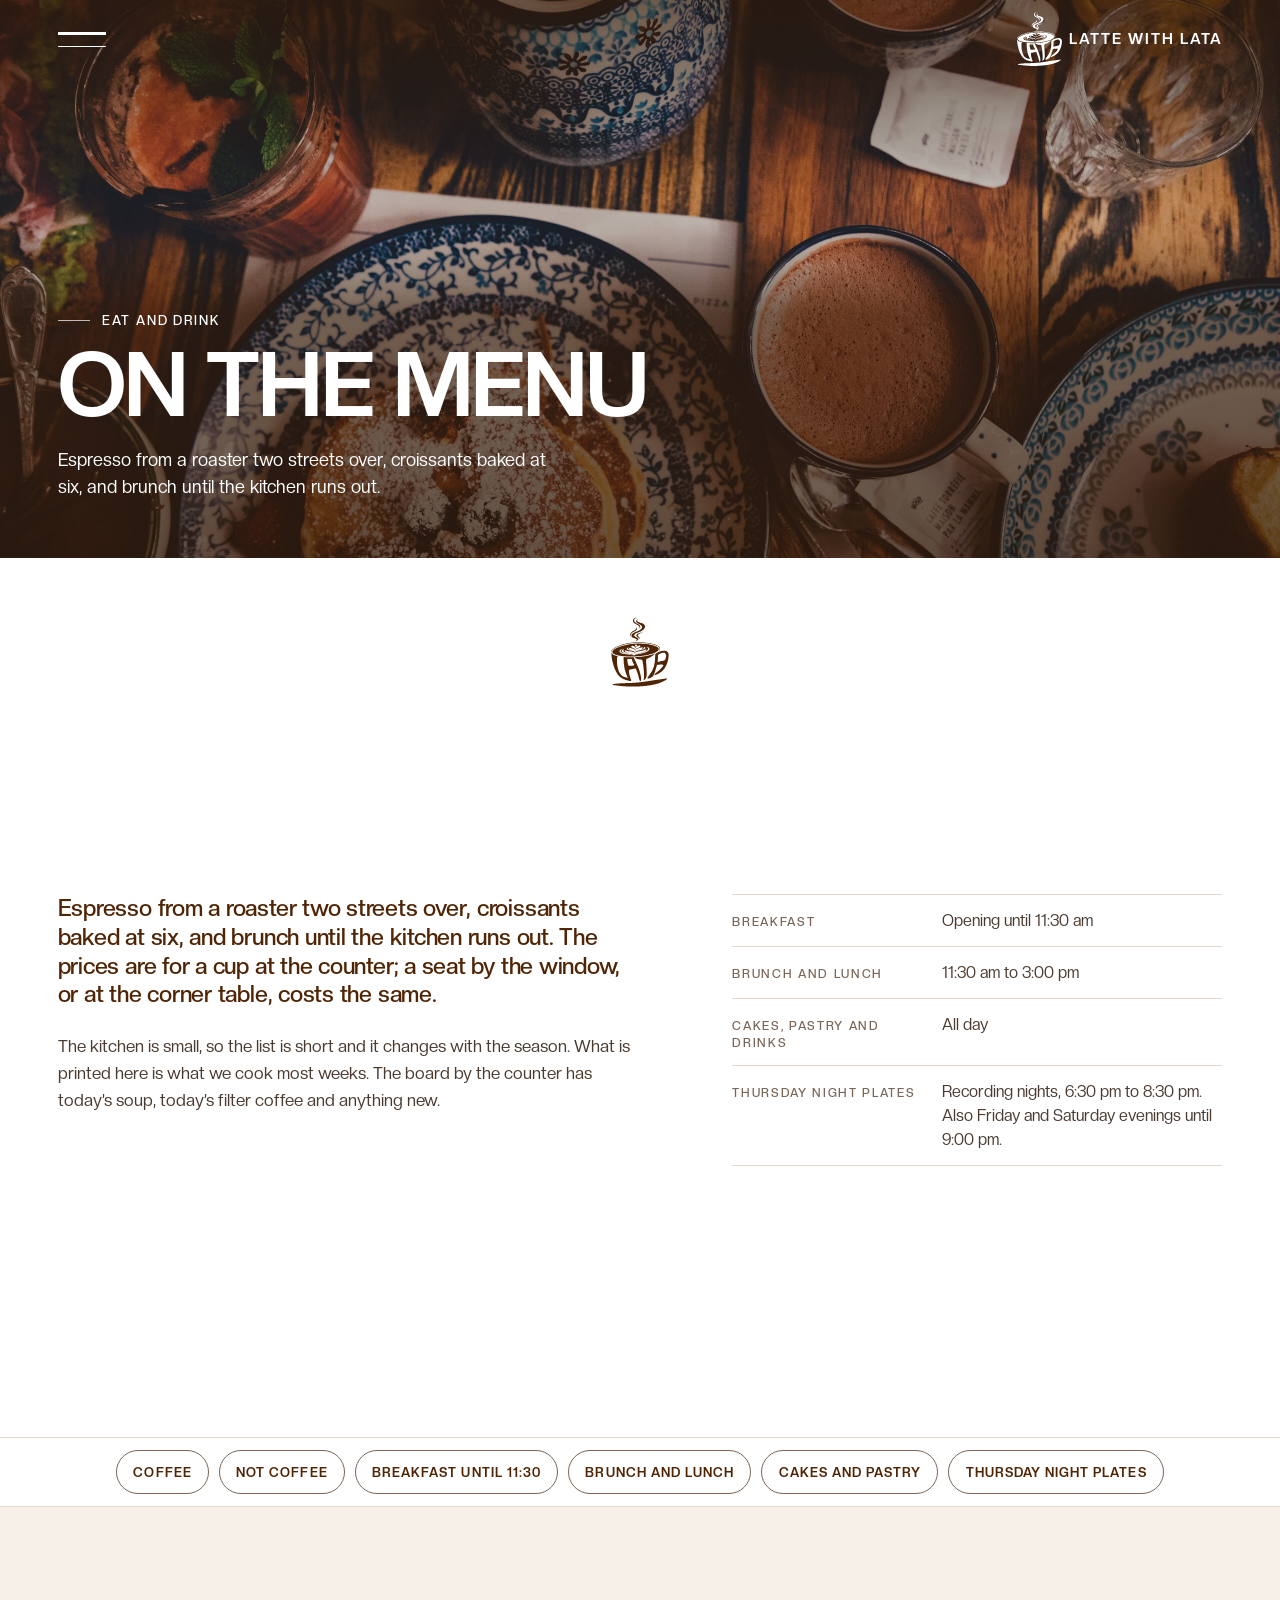
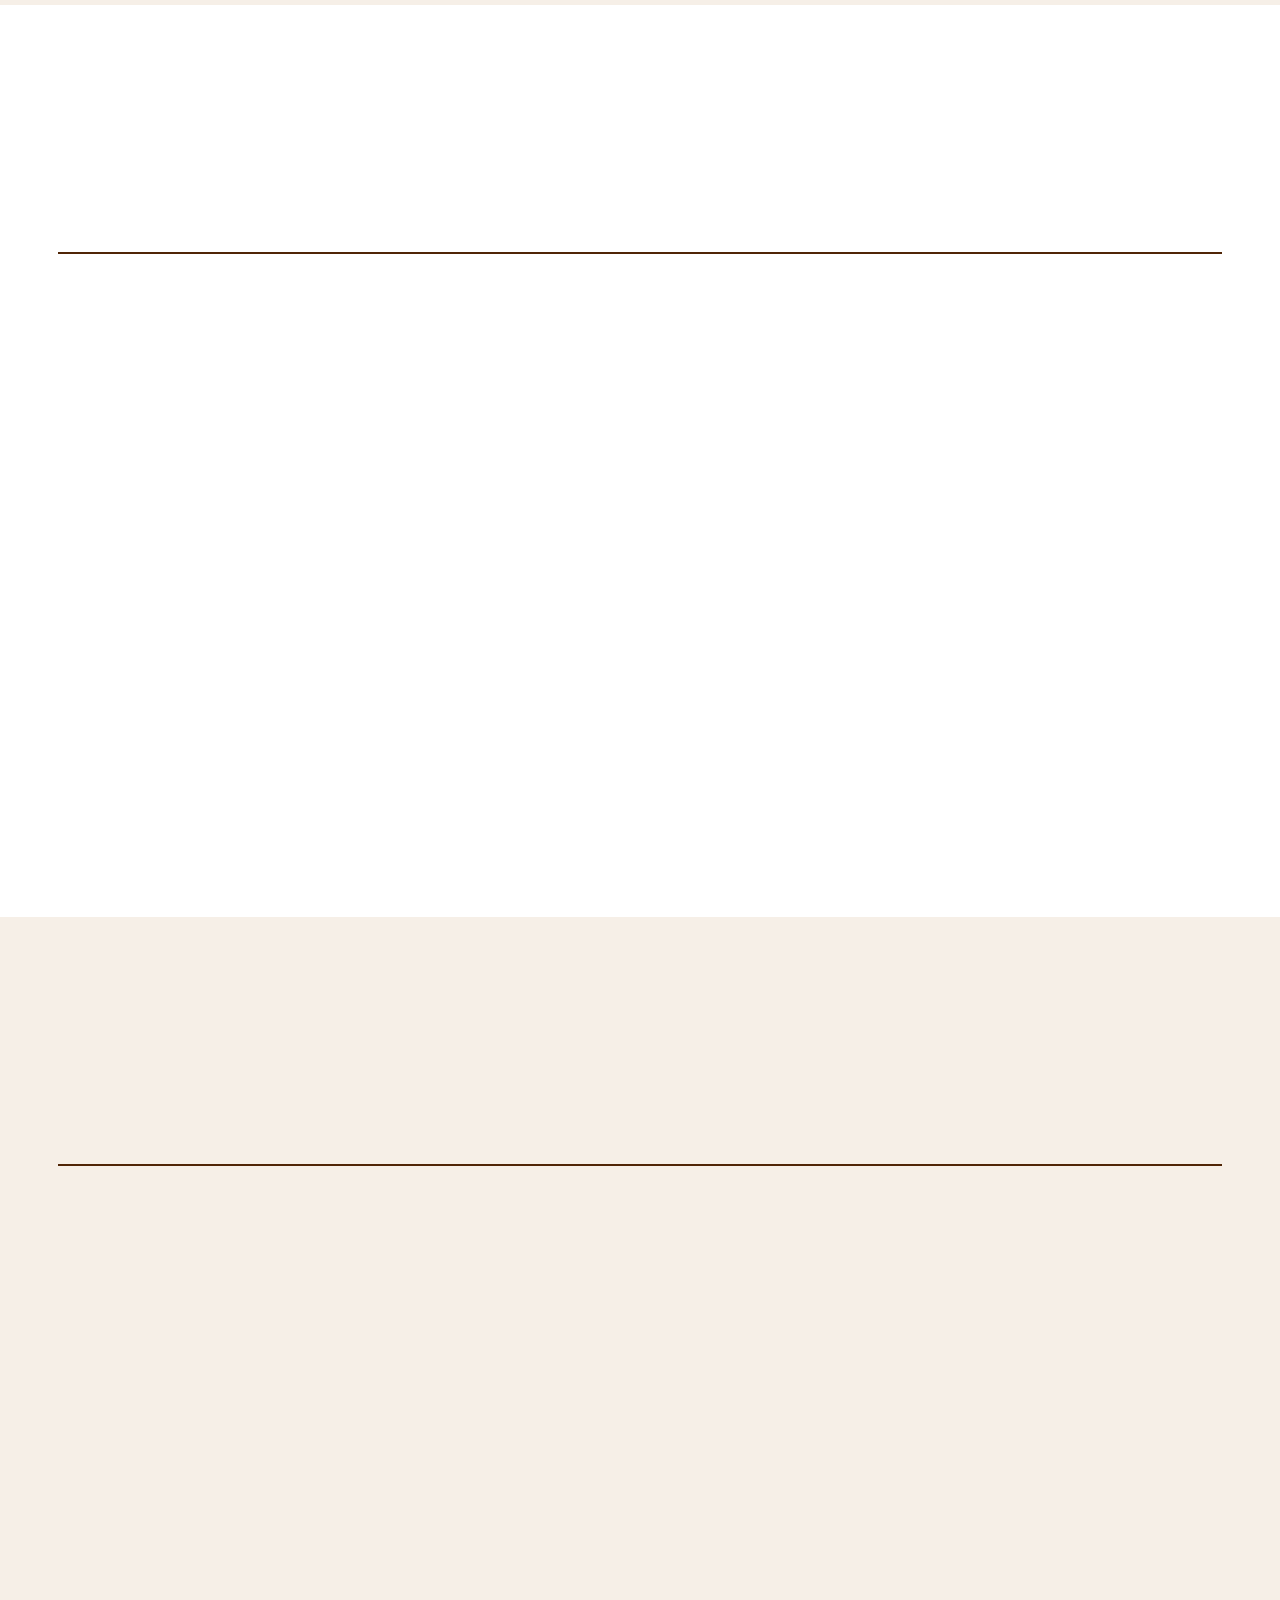
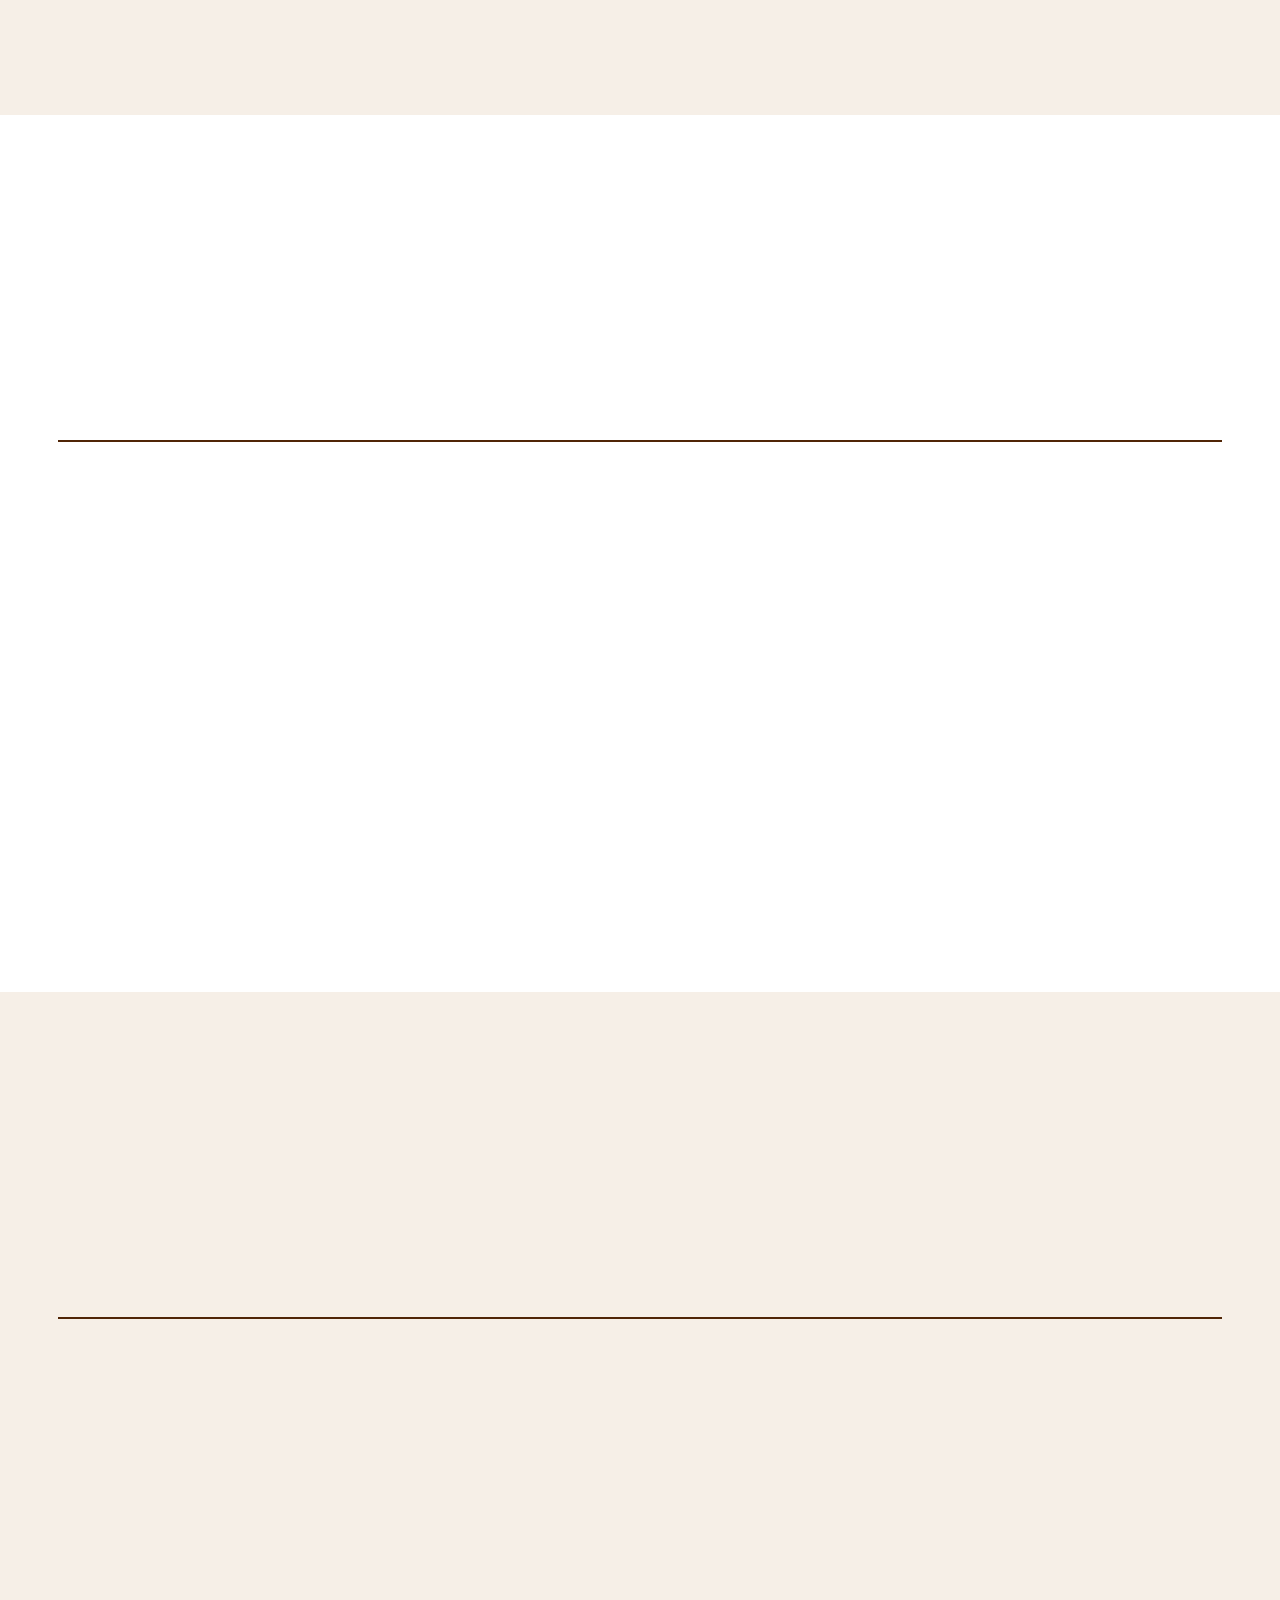
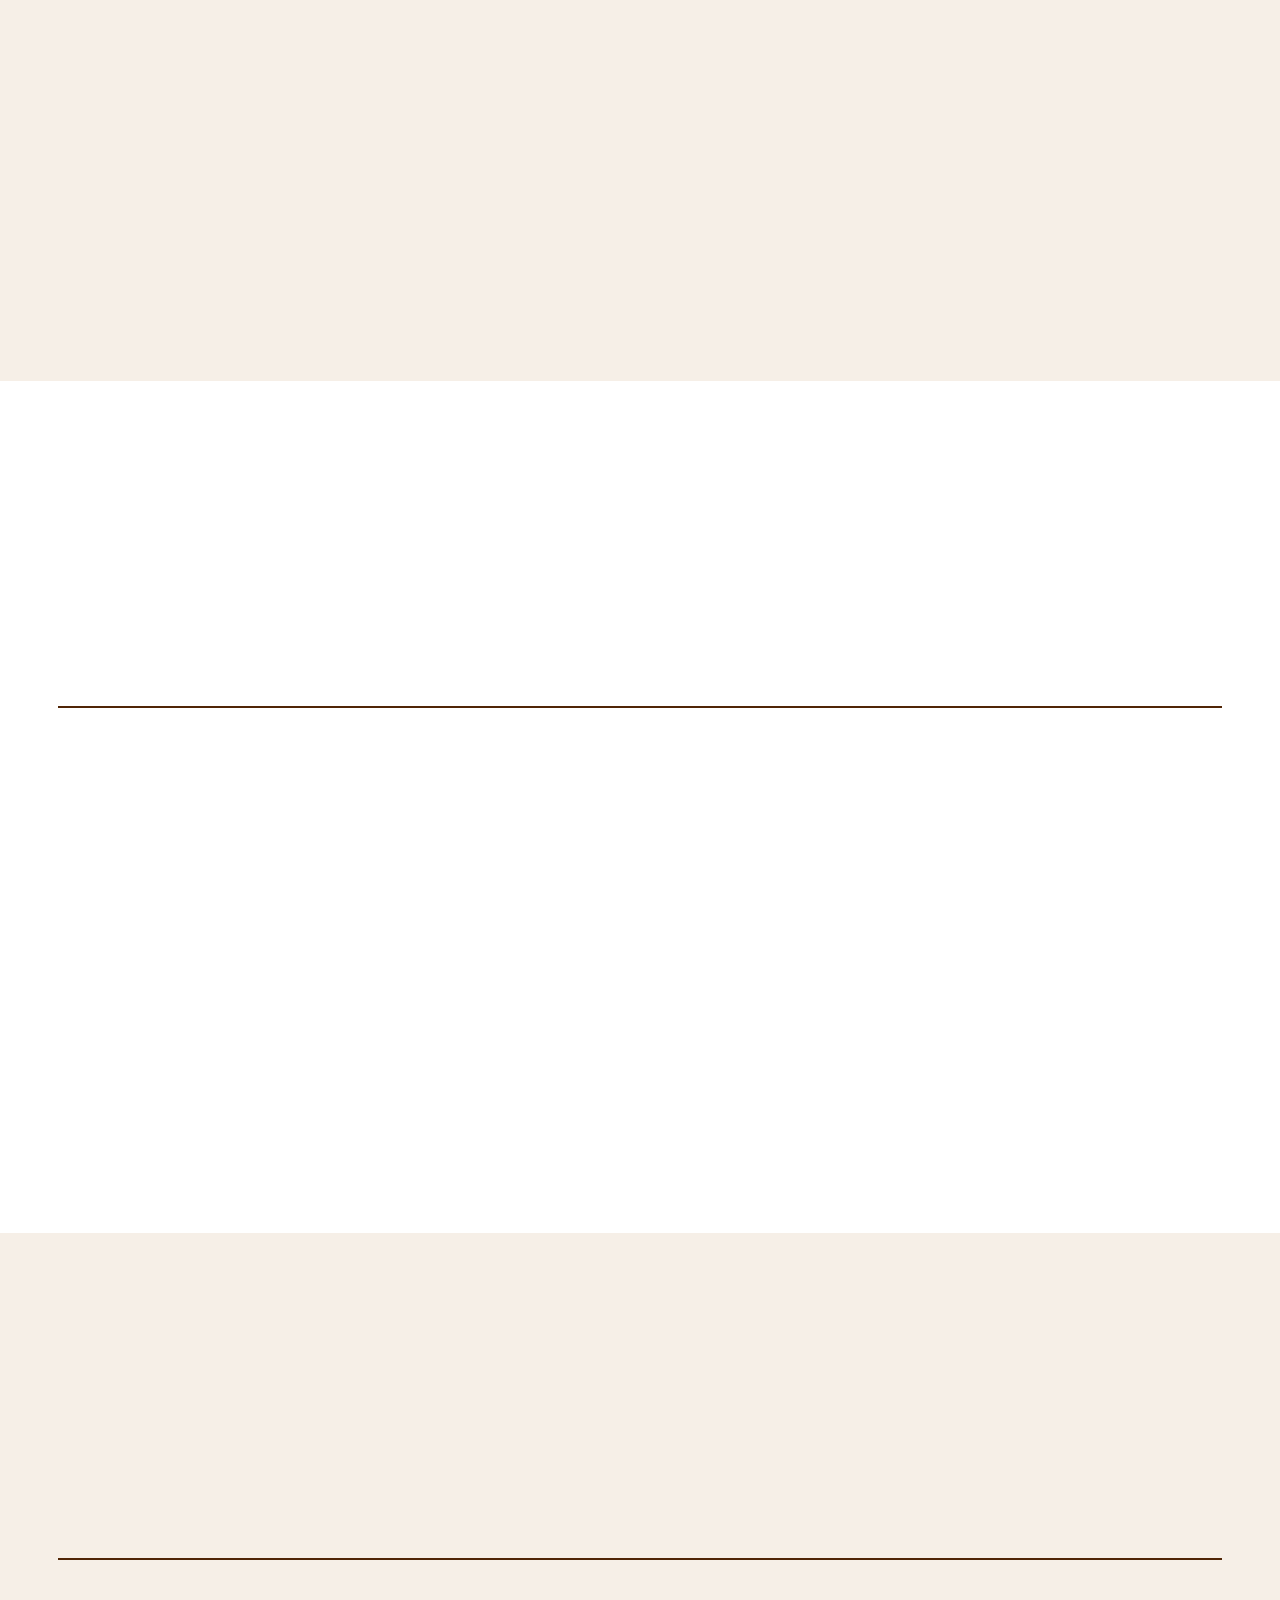
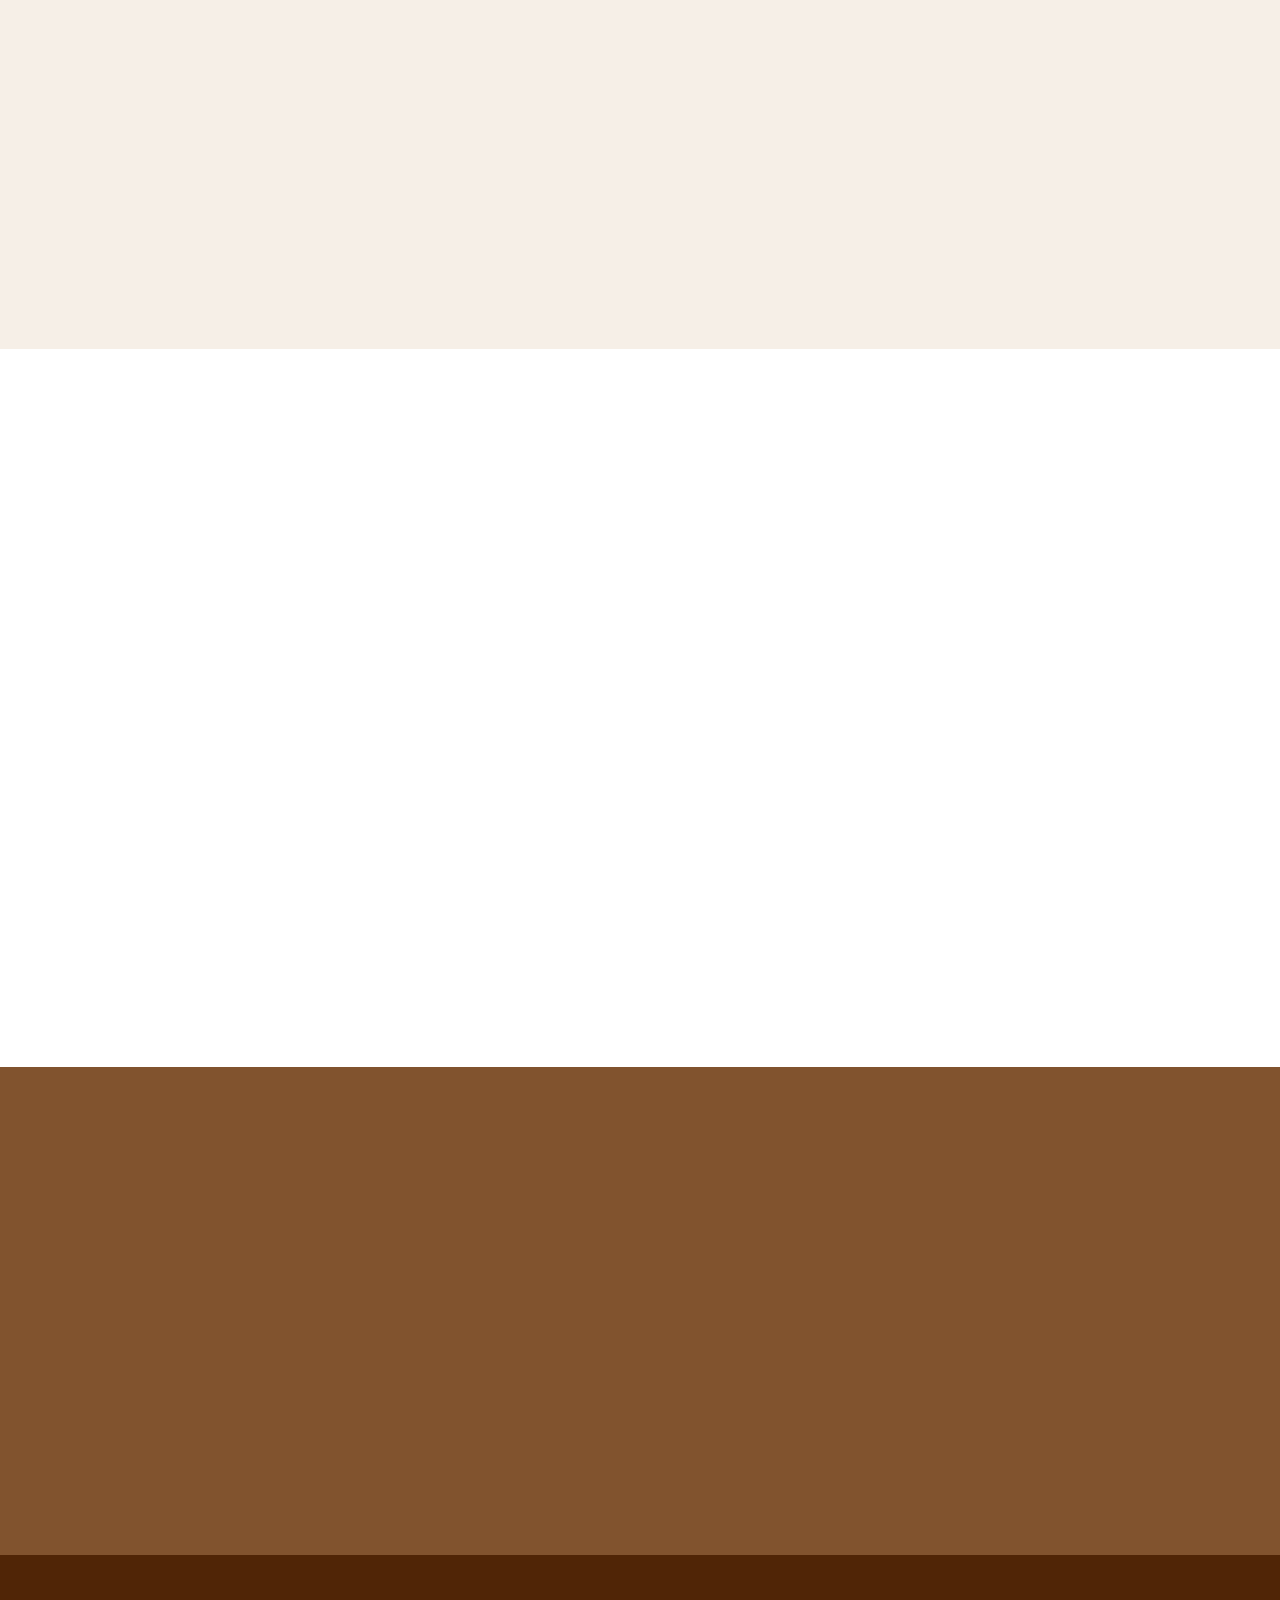
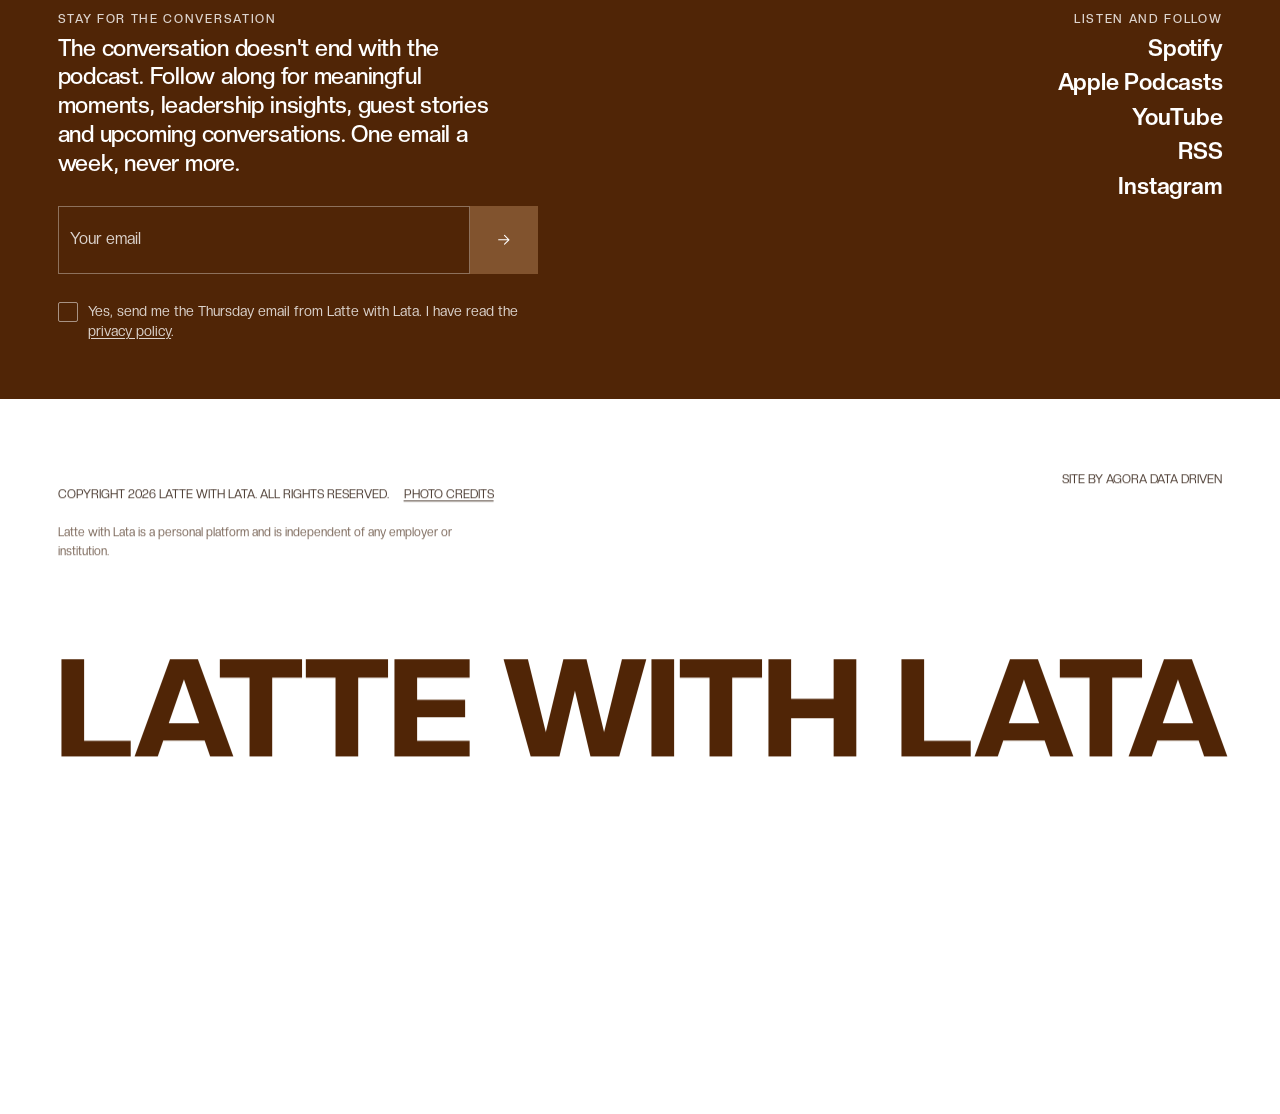
<file: menu.html>
<!doctype html>
<html lang="en" class="no-js">
<head>
<meta charset="utf-8">
<!-- no-js -> js-ok before first paint (PZ pattern: .no-js in inline-critical, rendered.html:1 <html class="js-ok ...">); the section CSS carries html:not(.js-ok) fallbacks -->
<script>document.documentElement.classList.replace("no-js","js-ok")</script>
<meta name="viewport" content="width=device-width, initial-scale=1">
<title>Menu | Latte with Lata</title>
<meta name="description" content="Coffee from a roaster two streets over, breakfast until 11:30, brunch and lunch, cakes baked in house, and a few plates on Thursday recording nights.">
<meta name="theme-color" content="#502506">
<link rel="canonical" href="https://addbp.github.io/lattewithlata/menu.html">
<meta property="og:url" content="https://addbp.github.io/lattewithlata/menu.html">
<meta property="og:type" content="website">
<meta property="og:site_name" content="Latte with Lata">
<meta property="og:title" content="Menu | Latte with Lata">
<meta property="og:description" content="Coffee from a roaster two streets over, breakfast until 11:30, brunch and lunch, cakes baked in house, and a few plates on Thursday recording nights.">
<meta property="og:image" content="https://addbp.github.io/lattewithlata/assets/images/og-image.jpg">
<meta property="og:image:width" content="1200">
<meta property="og:image:height" content="630">
<meta property="og:image:alt" content="Latte with Lata - Real Conversations. Built on Purpose.">
<meta name="twitter:card" content="summary_large_image">
<meta name="twitter:title" content="Menu | Latte with Lata">
<meta name="twitter:description" content="Coffee from a roaster two streets over, breakfast until 11:30, brunch and lunch, cakes baked in house, and a few plates on Thursday recording nights.">
<meta name="twitter:image" content="https://addbp.github.io/lattewithlata/assets/images/og-image.jpg">
<link rel="icon" href="assets/svg/favicon.svg" type="image/svg+xml">
<link rel="preload" href="assets/brand/fonts/creato_display/CreatoDisplay-Regular.woff2" as="font" type="font/woff2" crossorigin>
<link rel="preload" href="assets/brand/fonts/creato_display/CreatoDisplay-Bold.woff2" as="font" type="font/woff2" crossorigin>
<link rel="stylesheet" href="css/fonts.css">
<link rel="stylesheet" href="css/tokens.css">
<link rel="stylesheet" href="css/base.css">
<link rel="stylesheet" href="vendor/splide-core.min.css">
<link rel="stylesheet" href="css/sections/00-header.css">
<link rel="stylesheet" href="css/sections/13-newsletter.css">
<link rel="stylesheet" href="css/sections/14-footer.css">
<link rel="stylesheet" href="css/pages/_shell.css">
<link rel="stylesheet" href="css/pages/menu.css">
</head>
<body id="top" data-page="menu" data-page-module="true">
<a class="skip-main" href="#page-content">Skip to main content</a>

<!-- ===== sections/00-header.html ===== -->
<!-- 00-header: fixed header + off-canvas drawer + mobile Book-a-table pill. Shared by EVERY page (build-site.cjs inlines it on the home page and on all sub-pages).
     Sits BEFORE <main>. Source skeleton: PZ/source/rendered.html #page-header (BUILD-SPEC 00 (b)); pill: Iceberg .home__about-button.
     Copy: content/site.json -> brand.name (lockup wordmark + aria-label), nav[], bookingLabel, listenOn[], newsletter.eyebrow (side link).
     Note: .header__container is NOT a .container (the source header is a full-width flex row, measured 1440x78 / 390x63).
     PAGES UPDATE (2026-09-17, PAGES-SPEC 1a + 3): the drawer keeps the white cup mark at 72px, now a link home. Every href is the PAGES-SPEC
     navigation map: real pages, no same-page anchors, platform links stay "#" placeholders.
     UPDATE-3 (2026-09-17, client request): the header row is burger LEFT + the logo lockup RIGHT again - the white cup mark (decorative img,
     482x571 attrs = the viewBox box so nothing shifts on load; 44px, 56px at >= 60em) + the "LATTE WITH LATA" wordmark text (hidden below
     36em: mark only), one link home. "Book a table" left the bar; it stays in the drawer, the mobile pill and every page CTA. -->
<header id="page-header" class="header page__header">
  <div class="header__container">
    <button class="header__burger menu__switcher js-menu-switcher" type="button" aria-label="Menu" aria-haspopup="true" aria-controls="menu-container" aria-expanded="false"><span class="menu__burger"><u></u></span></button>

    <a class="header__logo" href="index.html" aria-label="Latte with Lata, home">
      <img class="header__mark" src="assets/brand/logo/latte-with-lata-mark-white.svg" alt="" width="482" height="571" decoding="async">
      <span class="header__wordmark" aria-hidden="true">Latte with Lata</span>
    </a>

    <aside class="menu__screen js-menu-switcher" aria-hidden="true"></aside>

    <div id="menu-container" class="menu__container drawer" aria-hidden="true">
      <a class="menu__home" href="index.html" aria-label="Latte with Lata - home"><img class="menu__mark" src="assets/brand/logo/latte-with-lata-mark-white.svg" alt="" width="482" height="571" decoding="async"></a>
      <div class="menu__row">
        <nav id="menu-main" class="menu__main js-menu-main" aria-label="Main">
          <ul>
            <li><a href="index.html" data-nav="home"><div>Home</div><div aria-hidden="true">Home</div></a></li>
            <li><a href="cafe.html" data-nav="cafe"><div>The Cafe</div><div aria-hidden="true">The Cafe</div></a></li>
            <li><a href="menu.html" data-nav="menu"><div>Menu</div><div aria-hidden="true">Menu</div></a></li>
            <li><a href="podcast.html" data-nav="podcast"><div>The Podcast</div><div aria-hidden="true">The Podcast</div></a></li>
            <li><a href="episodes.html" data-nav="episodes"><div>Episodes</div><div aria-hidden="true">Episodes</div></a></li>
            <li><a href="podcast.html#host"><div>The Host</div><div aria-hidden="true">The Host</div></a></li>
            <li><a href="events.html" data-nav="events"><div>Events</div><div aria-hidden="true">Events</div></a></li>
            <li><a href="contact.html" data-nav="contact"><div>Contact</div><div aria-hidden="true">Contact</div></a></li>
          </ul>
        </nav>
      </div>

      <div class="menu__mid">
        <nav id="menu-side" class="menu__side" aria-label="Tools">
          <ul>
            <!-- side links: "Get directions" = the contact page's find-us block (navigation map); the newsletter block ships on every page, so its anchor stays same-page -->
            <li><a href="contact.html#find-us"><div>Get directions</div><div aria-hidden="true">Get directions</div></a></li>
            <li><a href="#s-13-newsletter"><div>Stay for the conversation</div><div aria-hidden="true">Stay for the conversation</div></a></li>
          </ul>
        </nav>
        <a class="button button--outlined button--no-icon button--squared" href="book.html" data-nav="book"><strong>Book a table</strong></a>
      </div>

      <div class="menu__footer">
        <span class="menu__footer__label" aria-hidden="true">Listen on</span>
        <nav class="menu__listen" aria-label="Listen on">
          <ul class="socials">
            <li><a href="#" aria-label="Spotify"><svg class="icon" aria-hidden="true" focusable="false"><use href="assets/svg/icons.svg#i-spotify"></use></svg><span class="visual-hide">Spotify</span></a></li>
            <li><a href="#" aria-label="Apple Podcasts"><svg class="icon icon--fill" aria-hidden="true" focusable="false"><use href="assets/svg/icons.svg#i-apple"></use></svg><span class="visual-hide">Apple Podcasts</span></a></li>
            <li><a href="#" aria-label="YouTube"><svg class="icon" aria-hidden="true" focusable="false"><use href="assets/svg/icons.svg#i-youtube"></use></svg><span class="visual-hide">YouTube</span></a></li>
            <li><a href="#" aria-label="RSS"><svg class="icon" aria-hidden="true" focusable="false"><use href="assets/svg/icons.svg#i-rss"></use></svg><span class="visual-hide">RSS</span></a></li>
          </ul>
        </nav>
      </div>
    </div>
  </div>
</header>
<!-- Iceberg mobile pill (I11): wrapper = .home__about-button (fixed, full width, faded by GSAP), link = .vertical-button__link -->
<div id="book-pill-wrap" class="book-pill__wrap">
  <a id="book-pill" class="book-pill" href="book.html"><svg class="icon" aria-hidden="true" focusable="false"><use href="assets/svg/icons.svg#i-cup"></use></svg><span>Book a table</span></a>
</div>

<main id="page-content" class="page__content">
<!-- ===== pages/menu/01-hero.html ===== -->
<!-- menu 01-hero - page hero (PAGES-SPEC 2 / shell.md s5). Copy: content/pages.json menu.hero verbatim; alt + size: assets-manifest (manifest wins). -->
<section id="p-menu-01-hero" class="page-hero" data-banner aria-labelledby="p-menu-title">
  <div class="page-hero__media"><img src="assets/images/page-menu.jpg" alt="A wooden table from above with pancakes on blue patterned plates, mugs of hot chocolate and a jug" width="2400" height="1350" fetchpriority="high" decoding="async"></div>
  <div class="container page-hero__content">
    <p class="page-hero__eyebrow">Eat and drink</p>
    <h1 id="p-menu-title" class="page-hero__title">ON THE MENU</h1>
    <p class="page-hero__intro">Espresso from a roaster two streets over, croissants baked at six, and brunch until the kitchen runs out.</p>
  </div>
</section>

<!-- ===== pages/menu/02-intro.html ===== -->
<!-- menu 02-intro - .mark-row, title, the two intro paragraphs | service times (.info-list), then the menu tools: tag legend + the dietary filter
     (aria-pressed chips; js/pages/menu.js hides non-matching items and announces the count in the role=status line; hidden without JS because it
     would do nothing), then the category chips (.page-nav--sticky).
     STICKY NOTE: the shell's sticky chips only stick inside their parent. The six category sections are separate fragments (04..09), so the nav sits
     in .menu-rail__track - an absolutely positioned, click-through box that js/pages/menu.js stretches from here to the end of 09 (--railH). Native
     position: sticky does the rest (top offsets + header hand-over = css/pages/_shell.css). Without JS the track is as tall as the nav: plain chips.
     Copy: content/pages.json menu.sections[intro] + menu.tags verbatim. "Filter the menu", the chip labels and the status line are UI microcopy. -->
<section id="p-menu-02-intro" class="strip pt-md">
  <div class="container">
    <div class="mark-row anima--bottom-in"><img class="mark-row__mark" src="assets/brand/logo/latte-with-lata-mark-brown.svg" alt="" width="482" height="571" decoding="async"></div>
  </div>
  <div id="intro" class="strip strip--normal menu-intro">
    <div class="container">
      <div class="sec-head sec-head--center text-center anima--bottom-in">
        <h2 class="strip__title1">A SHORT MENU, DONE WELL</h2>
      </div>
      <div class="menu-intro__cols mt-md">
        <div class="menu-intro__copy anima--left-in">
          <p class="lead">Espresso from a roaster two streets over, croissants baked at six, and brunch until the kitchen runs out. The prices are for a cup at the counter; a seat by the window, or at the corner table, costs the same.</p>
          <p>The kitchen is small, so the list is short and it changes with the season. What is printed here is what we cook most weeks. The board by the counter has today&rsquo;s soup, today&rsquo;s filter coffee and anything new.</p>
        </div>
        <div class="menu-intro__times anima--right-in">
          <dl class="info-list">
            <div class="info-list__row"><dt>Breakfast</dt><dd>Opening until 11:30&nbsp;am</dd></div>
            <div class="info-list__row"><dt>Brunch and lunch</dt><dd>11:30&nbsp;am to 3:00&nbsp;pm</dd></div>
            <div class="info-list__row"><dt>Cakes, pastry and drinks</dt><dd>All day</dd></div>
            <div class="info-list__row"><dt>Thursday night plates</dt><dd>Recording nights, 6:30&nbsp;pm to 8:30&nbsp;pm. Also Friday and Saturday evenings until 9:00&nbsp;pm.</dd></div>
          </dl>
        </div>
      </div>
      <div class="menu-tools mt-md anima--bottom-in">
        <div class="menu-legend">
          <h3 class="menu-tools__title">How to read the tags</h3>
          <ul class="menu-legend__list">
            <li><span class="diet" data-tag="v" aria-hidden="true">V</span><span>Vegetarian</span></li>
            <li><span class="diet" data-tag="vg" aria-hidden="true">VG</span><span>Vegan</span></li>
            <li><span class="diet" data-tag="gf" aria-hidden="true">GF</span><span>Gluten-free ingredients</span></li>
            <li><span class="diet" data-tag="df" aria-hidden="true">DF</span><span>Dairy-free</span></li>
            <li><span class="diet" data-tag="n" aria-hidden="true">N</span><span>Contains nuts</span></li>
          </ul>
          <p class="menu-legend__note">Vegan dishes are also vegetarian; they carry VG only.</p>
        </div>
        <div class="menu-filter" role="group" aria-labelledby="menu-filter-title">
          <h3 class="menu-tools__title" id="menu-filter-title">Filter the menu</h3>
          <div class="menu-filter__chips">
            <button type="button" class="chip" data-filter="all" aria-pressed="true">Show all</button>
            <button type="button" class="chip" data-filter="v" aria-pressed="false">Vegetarian</button>
            <button type="button" class="chip" data-filter="vg" aria-pressed="false">Vegan</button>
            <button type="button" class="chip" data-filter="gf" aria-pressed="false">Gluten-free</button>
          </div>
          <p class="menu-filter__status" role="status" data-total="36">Showing all 36 items</p>
        </div>
      </div>
    </div>
  </div>
  <div class="menu-rail">
    <div class="menu-rail__track">
      <nav class="page-nav page-nav--sticky page-nav--center" aria-label="Menu categories">
        <ul class="page-nav__list">
          <li><a href="#coffee">Coffee</a></li>
          <li><a href="#not-coffee">Not coffee</a></li>
          <li><a href="#breakfast">Breakfast until 11:30</a></li>
          <li><a href="#brunch-lunch">Brunch and lunch</a></li>
          <li><a href="#cakes-pastry">Cakes and pastry</a></li>
          <li><a href="#thursday-plates">Thursday night plates</a></li>
        </ul>
      </nav>
    </div>
  </div>
</section>

<!-- ===== pages/menu/03-featured.html ===== -->
<!-- menu 03-featured - the twelve featured items as a photo card grid (menu-01..12.jpg). Each card links to its line in the list below
     (#item-<id>); tags come from the item in its category. The filter hides cards too (data-tags). Copy: content/pages.json menu.featured +
     menu.sections[featured] verbatim; alt + size: assets-manifest (manifest wins). -->
<section id="p-menu-03-featured" class="strip strip--normal bg-band-cream2 pt-lg pb-lg">
  <div id="featured" class="container">
    <div class="sec-head sec-head--center text-center anima--bottom-in">
      <p class="eyebrow">From the counter</p>
      <h2 class="strip__title1">WHAT <span class="keep-together">PEOPLE ORDER</span></h2>
      <p class="lead sec-head__intro">Twelve plates and cups that leave the counter most often.</p>
    </div>
    <ul class="card-grid feat-grid mt-md">
      <li class="anima--bottom-in" data-menu-card data-tags="v gf">
        <article class="card card--hover feat-card">
          <div class="card__media"><img src="assets/images/menu-01.jpg" alt="A flat white with tulip latte art in a rust-brown cup on a rough wooden table" width="1200" height="1200" loading="lazy" decoding="async"></div>
          <div class="card__body">
            <p class="card__eyebrow">Coffee</p>
            <h3 class="card__title"><a href="#item-flat-white">Flat white</a></h3>
            <div class="card__meta feat-card__meta"><span class="card__price">$5.50</span><ul class="diet-list" aria-label="Dietary tags"><li class="diet" data-tag="v" title="Vegetarian"><span aria-hidden="true">V</span><span class="visual-hide">Vegetarian</span></li><li class="diet" data-tag="gf" title="Gluten-free ingredients"><span aria-hidden="true">GF</span><span class="visual-hide">Gluten-free ingredients</span></li></ul></div>
          </div>
        </article>
      </li>
      <li class="anima--bottom-in" data-menu-card data-tags="v gf">
        <article class="card card--hover feat-card">
          <div class="card__media"><img src="assets/images/menu-02.jpg" alt="A latte with a rosetta in a black cup on a wooden counter beside a brass bell" width="1200" height="1200" loading="lazy" decoding="async"></div>
          <div class="card__body">
            <p class="card__eyebrow">Coffee</p>
            <h3 class="card__title"><a href="#item-latte">Latte</a></h3>
            <div class="card__meta feat-card__meta"><span class="card__price">$5.50</span><ul class="diet-list" aria-label="Dietary tags"><li class="diet" data-tag="v" title="Vegetarian"><span aria-hidden="true">V</span><span class="visual-hide">Vegetarian</span></li><li class="diet" data-tag="gf" title="Gluten-free ingredients"><span aria-hidden="true">GF</span><span class="visual-hide">Gluten-free ingredients</span></li></ul></div>
          </div>
        </article>
      </li>
      <li class="anima--bottom-in" data-menu-card data-tags="vg gf df">
        <article class="card card--hover feat-card">
          <div class="card__media"><img src="assets/images/menu-03.jpg" alt="Filter coffee brewing through a glass dripper into a glass server on a scale" width="1200" height="1200" loading="lazy" decoding="async"></div>
          <div class="card__body">
            <p class="card__eyebrow">Coffee</p>
            <h3 class="card__title"><a href="#item-batch-filter">Batch filter</a></h3>
            <div class="card__meta feat-card__meta"><span class="card__price">$4.50</span><ul class="diet-list" aria-label="Dietary tags"><li class="diet" data-tag="vg" title="Vegan"><span aria-hidden="true">VG</span><span class="visual-hide">Vegan</span></li><li class="diet" data-tag="gf" title="Gluten-free ingredients"><span aria-hidden="true">GF</span><span class="visual-hide">Gluten-free ingredients</span></li><li class="diet" data-tag="df" title="Dairy-free"><span aria-hidden="true">DF</span><span class="visual-hide">Dairy-free</span></li></ul></div>
          </div>
        </article>
      </li>
      <li class="anima--bottom-in" data-menu-card data-tags="v gf">
        <article class="card card--hover feat-card">
          <div class="card__media"><img src="assets/images/menu-04.jpg" alt="A hand holding a clay cup of milky chai with warm lights blurred behind" width="1200" height="1200" loading="lazy" decoding="async"></div>
          <div class="card__body">
            <p class="card__eyebrow">Not coffee</p>
            <h3 class="card__title"><a href="#item-masala-chai">Masala chai</a></h3>
            <div class="card__meta feat-card__meta"><span class="card__price">$5.50</span><ul class="diet-list" aria-label="Dietary tags"><li class="diet" data-tag="v" title="Vegetarian"><span aria-hidden="true">V</span><span class="visual-hide">Vegetarian</span></li><li class="diet" data-tag="gf" title="Gluten-free ingredients"><span aria-hidden="true">GF</span><span class="visual-hide">Gluten-free ingredients</span></li></ul></div>
          </div>
        </article>
      </li>
      <li class="anima--bottom-in" data-menu-card data-tags="v">
        <article class="card card--hover feat-card">
          <div class="card__media"><img src="assets/images/menu-05.jpg" alt="Golden butter croissants on a dark plate with white tulips behind" width="1200" height="1200" loading="lazy" decoding="async"></div>
          <div class="card__body">
            <p class="card__eyebrow">Cakes and pastry</p>
            <h3 class="card__title"><a href="#item-butter-croissant">Butter croissant</a></h3>
            <div class="card__meta feat-card__meta"><span class="card__price">$5.00</span><ul class="diet-list" aria-label="Dietary tags"><li class="diet" data-tag="v" title="Vegetarian"><span aria-hidden="true">V</span><span class="visual-hide">Vegetarian</span></li></ul></div>
          </div>
        </article>
      </li>
      <li class="anima--bottom-in" data-menu-card data-tags="v">
        <article class="card card--hover feat-card">
          <div class="card__media"><img src="assets/images/menu-06.jpg" alt="A slice of frosted cake with chopped nuts, caramel sauce and a fork on a white plate" width="1200" height="1200" loading="lazy" decoding="async"></div>
          <div class="card__body">
            <p class="card__eyebrow">Cakes and pastry</p>
            <h3 class="card__title"><a href="#item-cardamom-cake">Cardamom cake</a></h3>
            <div class="card__meta feat-card__meta"><span class="card__price">$7.50</span><ul class="diet-list" aria-label="Dietary tags"><li class="diet" data-tag="v" title="Vegetarian"><span aria-hidden="true">V</span><span class="visual-hide">Vegetarian</span></li></ul></div>
          </div>
        </article>
      </li>
      <li class="anima--bottom-in" data-menu-card data-tags="v n">
        <article class="card card--hover feat-card">
          <div class="card__media"><img src="assets/images/menu-07.jpg" alt="A bowl of muesli with nuts on a wooden table, hands holding a mug of tea and a magazine" width="1200" height="1200" loading="lazy" decoding="async"></div>
          <div class="card__body">
            <p class="card__eyebrow">Breakfast until 11:30</p>
            <h3 class="card__title"><a href="#item-bircher-muesli">Bircher muesli</a></h3>
            <div class="card__meta feat-card__meta"><span class="card__price">$11.00</span><ul class="diet-list" aria-label="Dietary tags"><li class="diet" data-tag="v" title="Vegetarian"><span aria-hidden="true">V</span><span class="visual-hide">Vegetarian</span></li><li class="diet" data-tag="n" title="Contains nuts"><span aria-hidden="true">N</span><span class="visual-hide">Contains nuts</span></li></ul></div>
          </div>
        </article>
      </li>
      <li class="anima--bottom-in" data-menu-card data-tags="v">
        <article class="card card--hover feat-card">
          <div class="card__media"><img src="assets/images/menu-08.jpg" alt="A fried egg on toast with tomato and herbs on a floral plate, seen from above" width="1200" height="1200" loading="lazy" decoding="async"></div>
          <div class="card__body">
            <p class="card__eyebrow">Breakfast until 11:30</p>
            <h3 class="card__title"><a href="#item-eggs-on-toast">Eggs on toast</a></h3>
            <div class="card__meta feat-card__meta"><span class="card__price">$12.00</span><ul class="diet-list" aria-label="Dietary tags"><li class="diet" data-tag="v" title="Vegetarian"><span aria-hidden="true">V</span><span class="visual-hide">Vegetarian</span></li></ul></div>
          </div>
        </article>
      </li>
      <li class="anima--bottom-in" data-menu-card data-tags="vg df">
        <article class="card card--hover feat-card">
          <div class="card__media"><img src="assets/images/menu-09.jpg" alt="Toast with spinach, sliced avocado and soft-boiled eggs on a dark plate" width="1200" height="1200" loading="lazy" decoding="async"></div>
          <div class="card__body">
            <p class="card__eyebrow">Brunch and lunch</p>
            <h3 class="card__title"><a href="#item-avocado-on-rye">Avocado on rye</a></h3>
            <div class="card__meta feat-card__meta"><span class="card__price">$16.00</span><ul class="diet-list" aria-label="Dietary tags"><li class="diet" data-tag="vg" title="Vegan"><span aria-hidden="true">VG</span><span class="visual-hide">Vegan</span></li><li class="diet" data-tag="df" title="Dairy-free"><span aria-hidden="true">DF</span><span class="visual-hide">Dairy-free</span></li></ul></div>
          </div>
        </article>
      </li>
      <li class="anima--bottom-in" data-menu-card data-tags="v">
        <article class="card card--hover feat-card">
          <div class="card__media"><img src="assets/images/menu-10.jpg" alt="A steaming poached egg on toast with wilted greens and mushrooms on a wooden table" width="1200" height="1200" loading="lazy" decoding="async"></div>
          <div class="card__body">
            <p class="card__eyebrow">Brunch and lunch</p>
            <h3 class="card__title"><a href="#item-eggs-greens-sourdough">Eggs, greens, sourdough</a></h3>
            <div class="card__meta feat-card__meta"><span class="card__price">$18.00</span><ul class="diet-list" aria-label="Dietary tags"><li class="diet" data-tag="v" title="Vegetarian"><span aria-hidden="true">V</span><span class="visual-hide">Vegetarian</span></li></ul></div>
          </div>
        </article>
      </li>
      <li class="anima--bottom-in" data-menu-card data-tags="v">
        <article class="card card--hover feat-card">
          <div class="card__media"><img src="assets/images/menu-11.jpg" alt="A bowl of pumpkin soup topped with feta and pumpkin seeds, seen from above" width="1200" height="1200" loading="lazy" decoding="async"></div>
          <div class="card__body">
            <p class="card__eyebrow">Brunch and lunch</p>
            <h3 class="card__title"><a href="#item-soup-of-the-day">Soup of the day</a></h3>
            <div class="card__meta feat-card__meta"><span class="card__price">$12.00</span><ul class="diet-list" aria-label="Dietary tags"><li class="diet" data-tag="v" title="Vegetarian"><span aria-hidden="true">V</span><span class="visual-hide">Vegetarian</span></li></ul></div>
          </div>
        </article>
      </li>
      <li class="anima--bottom-in" data-menu-card data-tags="v n">
        <article class="card card--hover feat-card">
          <div class="card__media"><img src="assets/images/menu-12.jpg" alt="A slate board with brie, aged cheddar, crackers and green grapes" width="1200" height="1200" loading="lazy" decoding="async"></div>
          <div class="card__body">
            <p class="card__eyebrow">Thursday night plates</p>
            <h3 class="card__title"><a href="#item-cheese-board">Cheese board</a></h3>
            <div class="card__meta feat-card__meta"><span class="card__price">$19.00</span><ul class="diet-list" aria-label="Dietary tags"><li class="diet" data-tag="v" title="Vegetarian"><span aria-hidden="true">V</span><span class="visual-hide">Vegetarian</span></li><li class="diet" data-tag="n" title="Contains nuts"><span aria-hidden="true">N</span><span class="visual-hide">Contains nuts</span></li></ul></div>
          </div>
        </article>
      </li>
    </ul>
  </div>
</section>

<!-- ===== pages/menu/04-coffee.html ===== -->
<!-- menu 04-coffee - category "Coffee": name + dotted leader + price, description, dietary tags; two columns from 48em.
     #coffee wraps the whole band so the scroll-spy chip stays current for the full section. Copy: content/pages.json menu.sections[coffee] verbatim. -->
<section id="p-menu-04-coffee" class="strip strip--normal menu-cat">
  <div id="coffee" class="menu-cat__inner pt-lg pb-lg" data-menu-cat>
    <div class="container">
      <header class="menu-cat__head">
        <div class="menu-cat__titles">
          <p class="eyebrow menu-cat__index anima--bottom-in" aria-hidden="true">01 / 06</p>
          <h2 class="strip__title1 menu-cat__title" tabindex="-1">COFFEE</h2>
        </div>
        <p class="menu-cat__note anima--bottom-in">Double shots as standard. Oat, soy or lactose-free milk add $0.80. Decaf costs the same.</p>
      </header>
      <ul class="menu-list anima--bottom-in">
      <li class="menu-item" id="item-espresso" data-menu-item data-tags="vg gf df">
        <div class="menu-item__head">
          <h3 class="menu-item__name">Espresso</h3>
          <span class="menu-item__dots" aria-hidden="true"></span>
          <span class="menu-item__price">$4.00</span>
        </div>
        <p class="menu-item__desc">A double shot of the house blend. Cocoa, a little orange, no sugar needed.</p>
        <ul class="diet-list" aria-label="Dietary tags"><li class="diet" data-tag="vg" title="Vegan"><span aria-hidden="true">VG</span><span class="visual-hide">Vegan</span></li><li class="diet" data-tag="gf" title="Gluten-free ingredients"><span aria-hidden="true">GF</span><span class="visual-hide">Gluten-free ingredients</span></li><li class="diet" data-tag="df" title="Dairy-free"><span aria-hidden="true">DF</span><span class="visual-hide">Dairy-free</span></li></ul>
      </li>
      <li class="menu-item" id="item-macchiato" data-menu-item data-tags="v gf">
        <div class="menu-item__head">
          <h3 class="menu-item__name">Macchiato</h3>
          <span class="menu-item__dots" aria-hidden="true"></span>
          <span class="menu-item__price">$4.50</span>
        </div>
        <p class="menu-item__desc">A double espresso marked with a spoon of milk foam.</p>
        <ul class="diet-list" aria-label="Dietary tags"><li class="diet" data-tag="v" title="Vegetarian"><span aria-hidden="true">V</span><span class="visual-hide">Vegetarian</span></li><li class="diet" data-tag="gf" title="Gluten-free ingredients"><span aria-hidden="true">GF</span><span class="visual-hide">Gluten-free ingredients</span></li></ul>
      </li>
      <li class="menu-item" id="item-long-black" data-menu-item data-tags="vg gf df">
        <div class="menu-item__head">
          <h3 class="menu-item__name">Long black</h3>
          <span class="menu-item__dots" aria-hidden="true"></span>
          <span class="menu-item__price">$4.50</span>
        </div>
        <p class="menu-item__desc">A double shot over hot water. Ask for it short if you like it stronger.</p>
        <ul class="diet-list" aria-label="Dietary tags"><li class="diet" data-tag="vg" title="Vegan"><span aria-hidden="true">VG</span><span class="visual-hide">Vegan</span></li><li class="diet" data-tag="gf" title="Gluten-free ingredients"><span aria-hidden="true">GF</span><span class="visual-hide">Gluten-free ingredients</span></li><li class="diet" data-tag="df" title="Dairy-free"><span aria-hidden="true">DF</span><span class="visual-hide">Dairy-free</span></li></ul>
      </li>
      <li class="menu-item" id="item-flat-white" data-menu-item data-tags="v gf">
        <div class="menu-item__head">
          <h3 class="menu-item__name">Flat white</h3>
          <span class="menu-item__dots" aria-hidden="true"></span>
          <span class="menu-item__price">$5.50</span>
        </div>
        <p class="menu-item__desc">Double shot, steamed milk, thin foam. The cup most regulars order.</p>
        <ul class="diet-list" aria-label="Dietary tags"><li class="diet" data-tag="v" title="Vegetarian"><span aria-hidden="true">V</span><span class="visual-hide">Vegetarian</span></li><li class="diet" data-tag="gf" title="Gluten-free ingredients"><span aria-hidden="true">GF</span><span class="visual-hide">Gluten-free ingredients</span></li></ul>
      </li>
      <li class="menu-item" id="item-cappuccino" data-menu-item data-tags="v gf">
        <div class="menu-item__head">
          <h3 class="menu-item__name">Cappuccino</h3>
          <span class="menu-item__dots" aria-hidden="true"></span>
          <span class="menu-item__price">$5.50</span>
        </div>
        <p class="menu-item__desc">Equal parts espresso, milk and thick foam, dusted with chocolate.</p>
        <ul class="diet-list" aria-label="Dietary tags"><li class="diet" data-tag="v" title="Vegetarian"><span aria-hidden="true">V</span><span class="visual-hide">Vegetarian</span></li><li class="diet" data-tag="gf" title="Gluten-free ingredients"><span aria-hidden="true">GF</span><span class="visual-hide">Gluten-free ingredients</span></li></ul>
      </li>
      <li class="menu-item" id="item-latte" data-menu-item data-tags="v gf">
        <div class="menu-item__head">
          <h3 class="menu-item__name">Latte</h3>
          <span class="menu-item__dots" aria-hidden="true"></span>
          <span class="menu-item__price">$5.50</span>
        </div>
        <p class="menu-item__desc">The namesake. A double shot and a tall pour of steamed milk.</p>
        <ul class="diet-list" aria-label="Dietary tags"><li class="diet" data-tag="v" title="Vegetarian"><span aria-hidden="true">V</span><span class="visual-hide">Vegetarian</span></li><li class="diet" data-tag="gf" title="Gluten-free ingredients"><span aria-hidden="true">GF</span><span class="visual-hide">Gluten-free ingredients</span></li></ul>
      </li>
      <li class="menu-item" id="item-batch-filter" data-menu-item data-tags="vg gf df">
        <div class="menu-item__head">
          <h3 class="menu-item__name">Batch filter</h3>
          <span class="menu-item__dots" aria-hidden="true"></span>
          <span class="menu-item__price">$4.50</span>
        </div>
        <p class="menu-item__desc">A single-origin filter, brewed fresh every hour. Today&rsquo;s origin is on the board.</p>
        <ul class="diet-list" aria-label="Dietary tags"><li class="diet" data-tag="vg" title="Vegan"><span aria-hidden="true">VG</span><span class="visual-hide">Vegan</span></li><li class="diet" data-tag="gf" title="Gluten-free ingredients"><span aria-hidden="true">GF</span><span class="visual-hide">Gluten-free ingredients</span></li><li class="diet" data-tag="df" title="Dairy-free"><span aria-hidden="true">DF</span><span class="visual-hide">Dairy-free</span></li></ul>
      </li>
      <li class="menu-item" id="item-cold-brew" data-menu-item data-tags="vg gf df">
        <div class="menu-item__head">
          <h3 class="menu-item__name">Cold brew</h3>
          <span class="menu-item__dots" aria-hidden="true"></span>
          <span class="menu-item__price">$6.50</span>
        </div>
        <p class="menu-item__desc">Steeped for 16 hours and served over ice. Milk on the side if you ask.</p>
        <ul class="diet-list" aria-label="Dietary tags"><li class="diet" data-tag="vg" title="Vegan"><span aria-hidden="true">VG</span><span class="visual-hide">Vegan</span></li><li class="diet" data-tag="gf" title="Gluten-free ingredients"><span aria-hidden="true">GF</span><span class="visual-hide">Gluten-free ingredients</span></li><li class="diet" data-tag="df" title="Dairy-free"><span aria-hidden="true">DF</span><span class="visual-hide">Dairy-free</span></li></ul>
      </li>
      </ul>
      <p class="menu-cat__empty" hidden>Nothing in this section carries that tag.</p>
    </div>
  </div>
</section>

<!-- ===== pages/menu/05-not-coffee.html ===== -->
<!-- menu 05-not-coffee - category "Not coffee": name + dotted leader + price, description, dietary tags; two columns from 48em.
     #not-coffee wraps the whole band so the scroll-spy chip stays current for the full section. Copy: content/pages.json menu.sections[not-coffee] verbatim. -->
<section id="p-menu-05-not-coffee" class="strip strip--normal bg-band-cream2 menu-cat">
  <div id="not-coffee" class="menu-cat__inner pt-lg pb-lg" data-menu-cat>
    <div class="container">
      <header class="menu-cat__head">
        <div class="menu-cat__titles">
          <p class="eyebrow menu-cat__index anima--bottom-in" aria-hidden="true">02 / 06</p>
          <h2 class="strip__title1 menu-cat__title" tabindex="-1">NOT COFFEE</h2>
        </div>
        <p class="menu-cat__note anima--bottom-in">For the people who came for the conversation.</p>
      </header>
      <ul class="menu-list anima--bottom-in">
      <li class="menu-item" id="item-masala-chai" data-menu-item data-tags="v gf">
        <div class="menu-item__head">
          <h3 class="menu-item__name">Masala chai</h3>
          <span class="menu-item__dots" aria-hidden="true"></span>
          <span class="menu-item__price">$5.50</span>
        </div>
        <p class="menu-item__desc">Black tea simmered with ginger, cardamom and clove. Made in a pot, not from syrup.</p>
        <ul class="diet-list" aria-label="Dietary tags"><li class="diet" data-tag="v" title="Vegetarian"><span aria-hidden="true">V</span><span class="visual-hide">Vegetarian</span></li><li class="diet" data-tag="gf" title="Gluten-free ingredients"><span aria-hidden="true">GF</span><span class="visual-hide">Gluten-free ingredients</span></li></ul>
      </li>
      <li class="menu-item" id="item-pot-of-tea" data-menu-item data-tags="vg gf df">
        <div class="menu-item__head">
          <h3 class="menu-item__name">Pot of tea</h3>
          <span class="menu-item__dots" aria-hidden="true"></span>
          <span class="menu-item__price">$5.00</span>
        </div>
        <p class="menu-item__desc">Loose leaf: breakfast, Earl Grey, green, peppermint or chamomile.</p>
        <ul class="diet-list" aria-label="Dietary tags"><li class="diet" data-tag="vg" title="Vegan"><span aria-hidden="true">VG</span><span class="visual-hide">Vegan</span></li><li class="diet" data-tag="gf" title="Gluten-free ingredients"><span aria-hidden="true">GF</span><span class="visual-hide">Gluten-free ingredients</span></li><li class="diet" data-tag="df" title="Dairy-free"><span aria-hidden="true">DF</span><span class="visual-hide">Dairy-free</span></li></ul>
      </li>
      <li class="menu-item" id="item-hot-chocolate" data-menu-item data-tags="v gf">
        <div class="menu-item__head">
          <h3 class="menu-item__name">Hot chocolate</h3>
          <span class="menu-item__dots" aria-hidden="true"></span>
          <span class="menu-item__price">$5.50</span>
        </div>
        <p class="menu-item__desc">Dark chocolate melted into steamed milk. Not too sweet.</p>
        <ul class="diet-list" aria-label="Dietary tags"><li class="diet" data-tag="v" title="Vegetarian"><span aria-hidden="true">V</span><span class="visual-hide">Vegetarian</span></li><li class="diet" data-tag="gf" title="Gluten-free ingredients"><span aria-hidden="true">GF</span><span class="visual-hide">Gluten-free ingredients</span></li></ul>
      </li>
      <li class="menu-item" id="item-fresh-orange-juice" data-menu-item data-tags="vg gf df">
        <div class="menu-item__head">
          <h3 class="menu-item__name">Fresh orange juice</h3>
          <span class="menu-item__dots" aria-hidden="true"></span>
          <span class="menu-item__price">$6.50</span>
        </div>
        <p class="menu-item__desc">Squeezed to order. Nothing else in the glass.</p>
        <ul class="diet-list" aria-label="Dietary tags"><li class="diet" data-tag="vg" title="Vegan"><span aria-hidden="true">VG</span><span class="visual-hide">Vegan</span></li><li class="diet" data-tag="gf" title="Gluten-free ingredients"><span aria-hidden="true">GF</span><span class="visual-hide">Gluten-free ingredients</span></li><li class="diet" data-tag="df" title="Dairy-free"><span aria-hidden="true">DF</span><span class="visual-hide">Dairy-free</span></li></ul>
      </li>
      <li class="menu-item" id="item-house-lemonade" data-menu-item data-tags="vg gf df">
        <div class="menu-item__head">
          <h3 class="menu-item__name">House lemonade</h3>
          <span class="menu-item__dots" aria-hidden="true"></span>
          <span class="menu-item__price">$5.50</span>
        </div>
        <p class="menu-item__desc">Lemon, mint and sparkling water, made each morning.</p>
        <ul class="diet-list" aria-label="Dietary tags"><li class="diet" data-tag="vg" title="Vegan"><span aria-hidden="true">VG</span><span class="visual-hide">Vegan</span></li><li class="diet" data-tag="gf" title="Gluten-free ingredients"><span aria-hidden="true">GF</span><span class="visual-hide">Gluten-free ingredients</span></li><li class="diet" data-tag="df" title="Dairy-free"><span aria-hidden="true">DF</span><span class="visual-hide">Dairy-free</span></li></ul>
      </li>
      </ul>
      <p class="menu-cat__empty" hidden>Nothing in this section carries that tag.</p>
    </div>
  </div>
</section>

<!-- ===== pages/menu/06-breakfast.html ===== -->
<!-- menu 06-breakfast - category "Breakfast until 11:30": name + dotted leader + price, description, dietary tags; two columns from 48em.
     #breakfast wraps the whole band so the scroll-spy chip stays current for the full section. Copy: content/pages.json menu.sections[breakfast] verbatim. -->
<section id="p-menu-06-breakfast" class="strip strip--normal menu-cat">
  <div id="breakfast" class="menu-cat__inner pt-lg pb-lg" data-menu-cat>
    <div class="container">
      <header class="menu-cat__head">
        <div class="menu-cat__titles">
          <p class="eyebrow menu-cat__index anima--bottom-in" aria-hidden="true">03 / 06</p>
          <h2 class="strip__title1 menu-cat__title" tabindex="-1">BREAKFAST UNTIL 11:30</h2>
        </div>
        <p class="menu-cat__note anima--bottom-in">Served from opening until 11:30&nbsp;am, every day.</p>
      </header>
      <ul class="menu-list anima--bottom-in">
      <li class="menu-item" id="item-sourdough-toast" data-menu-item data-tags="v">
        <div class="menu-item__head">
          <h3 class="menu-item__name">Sourdough toast</h3>
          <span class="menu-item__dots" aria-hidden="true"></span>
          <span class="menu-item__price">$7.00</span>
        </div>
        <p class="menu-item__desc">Two thick slices with salted butter and house jam or marmalade.</p>
        <ul class="diet-list" aria-label="Dietary tags"><li class="diet" data-tag="v" title="Vegetarian"><span aria-hidden="true">V</span><span class="visual-hide">Vegetarian</span></li></ul>
      </li>
      <li class="menu-item" id="item-porridge-with-brown-sugar" data-menu-item data-tags="vg df">
        <div class="menu-item__head">
          <h3 class="menu-item__name">Porridge with brown sugar</h3>
          <span class="menu-item__dots" aria-hidden="true"></span>
          <span class="menu-item__price">$10.00</span>
        </div>
        <p class="menu-item__desc">Steel-cut oats cooked in oat milk, with this week&rsquo;s stewed fruit.</p>
        <ul class="diet-list" aria-label="Dietary tags"><li class="diet" data-tag="vg" title="Vegan"><span aria-hidden="true">VG</span><span class="visual-hide">Vegan</span></li><li class="diet" data-tag="df" title="Dairy-free"><span aria-hidden="true">DF</span><span class="visual-hide">Dairy-free</span></li></ul>
      </li>
      <li class="menu-item" id="item-bircher-muesli" data-menu-item data-tags="v n">
        <div class="menu-item__head">
          <h3 class="menu-item__name">Bircher muesli</h3>
          <span class="menu-item__dots" aria-hidden="true"></span>
          <span class="menu-item__price">$11.00</span>
        </div>
        <p class="menu-item__desc">Oats soaked overnight with apple and yoghurt, topped with almonds and honey.</p>
        <ul class="diet-list" aria-label="Dietary tags"><li class="diet" data-tag="v" title="Vegetarian"><span aria-hidden="true">V</span><span class="visual-hide">Vegetarian</span></li><li class="diet" data-tag="n" title="Contains nuts"><span aria-hidden="true">N</span><span class="visual-hide">Contains nuts</span></li></ul>
      </li>
      <li class="menu-item" id="item-eggs-on-toast" data-menu-item data-tags="v">
        <div class="menu-item__head">
          <h3 class="menu-item__name">Eggs on toast</h3>
          <span class="menu-item__dots" aria-hidden="true"></span>
          <span class="menu-item__price">$12.00</span>
        </div>
        <p class="menu-item__desc">Two eggs, poached, fried or scrambled, on buttered sourdough.</p>
        <ul class="diet-list" aria-label="Dietary tags"><li class="diet" data-tag="v" title="Vegetarian"><span aria-hidden="true">V</span><span class="visual-hide">Vegetarian</span></li></ul>
      </li>
      <li class="menu-item" id="item-bacon-and-egg-roll" data-menu-item data-tags="">
        <div class="menu-item__head">
          <h3 class="menu-item__name">Bacon and egg roll</h3>
          <span class="menu-item__dots" aria-hidden="true"></span>
          <span class="menu-item__price">$13.00</span>
        </div>
        <p class="menu-item__desc">Smoked bacon, a fried egg and tomato relish in a soft milk bun.</p>
        
      </li>
      <li class="menu-item" id="item-masala-omelette" data-menu-item data-tags="v">
        <div class="menu-item__head">
          <h3 class="menu-item__name">Masala omelette</h3>
          <span class="menu-item__dots" aria-hidden="true"></span>
          <span class="menu-item__price">$15.00</span>
        </div>
        <p class="menu-item__desc">Three eggs with onion, green chilli, tomato and coriander. Toast on the side.</p>
        <ul class="diet-list" aria-label="Dietary tags"><li class="diet" data-tag="v" title="Vegetarian"><span aria-hidden="true">V</span><span class="visual-hide">Vegetarian</span></li></ul>
      </li>
      </ul>
      <p class="menu-cat__empty" hidden>Nothing in this section carries that tag.</p>
    </div>
  </div>
</section>

<!-- ===== pages/menu/07-brunch-lunch.html ===== -->
<!-- menu 07-brunch-lunch - category "Brunch and lunch": name + dotted leader + price, description, dietary tags; two columns from 48em.
     #brunch-lunch wraps the whole band so the scroll-spy chip stays current for the full section. Copy: content/pages.json menu.sections[brunch-lunch] verbatim. -->
<section id="p-menu-07-brunch-lunch" class="strip strip--normal bg-band-cream2 menu-cat">
  <div id="brunch-lunch" class="menu-cat__inner pt-lg pb-lg" data-menu-cat>
    <div class="container">
      <header class="menu-cat__head">
        <div class="menu-cat__titles">
          <p class="eyebrow menu-cat__index anima--bottom-in" aria-hidden="true">04 / 06</p>
          <h2 class="strip__title1 menu-cat__title" tabindex="-1">BRUNCH AND LUNCH</h2>
        </div>
        <p class="menu-cat__note anima--bottom-in">From 11:30&nbsp;am until 3:00&nbsp;pm, or until the kitchen runs out.</p>
      </header>
      <ul class="menu-list anima--bottom-in">
      <li class="menu-item" id="item-eggs-greens-sourdough" data-menu-item data-tags="v">
        <div class="menu-item__head">
          <h3 class="menu-item__name">Eggs, greens, sourdough</h3>
          <span class="menu-item__dots" aria-hidden="true"></span>
          <span class="menu-item__price">$18.00</span>
        </div>
        <p class="menu-item__desc">Two fried eggs, garlicky greens, chilli oil and grilled sourdough.</p>
        <ul class="diet-list" aria-label="Dietary tags"><li class="diet" data-tag="v" title="Vegetarian"><span aria-hidden="true">V</span><span class="visual-hide">Vegetarian</span></li></ul>
      </li>
      <li class="menu-item" id="item-avocado-on-rye" data-menu-item data-tags="vg df">
        <div class="menu-item__head">
          <h3 class="menu-item__name">Avocado on rye</h3>
          <span class="menu-item__dots" aria-hidden="true"></span>
          <span class="menu-item__price">$16.00</span>
        </div>
        <p class="menu-item__desc">Smashed avocado, lemon, pickled red onion and seeds on dark rye.</p>
        <ul class="diet-list" aria-label="Dietary tags"><li class="diet" data-tag="vg" title="Vegan"><span aria-hidden="true">VG</span><span class="visual-hide">Vegan</span></li><li class="diet" data-tag="df" title="Dairy-free"><span aria-hidden="true">DF</span><span class="visual-hide">Dairy-free</span></li></ul>
      </li>
      <li class="menu-item" id="item-mushrooms-on-toast" data-menu-item data-tags="v">
        <div class="menu-item__head">
          <h3 class="menu-item__name">Mushrooms on toast</h3>
          <span class="menu-item__dots" aria-hidden="true"></span>
          <span class="menu-item__price">$17.00</span>
        </div>
        <p class="menu-item__desc">Roast field mushrooms, thyme, ricotta and a poached egg on sourdough.</p>
        <ul class="diet-list" aria-label="Dietary tags"><li class="diet" data-tag="v" title="Vegetarian"><span aria-hidden="true">V</span><span class="visual-hide">Vegetarian</span></li></ul>
      </li>
      <li class="menu-item" id="item-smoked-trout-plate" data-menu-item data-tags="">
        <div class="menu-item__head">
          <h3 class="menu-item__name">Smoked trout plate</h3>
          <span class="menu-item__dots" aria-hidden="true"></span>
          <span class="menu-item__price">$19.00</span>
        </div>
        <p class="menu-item__desc">Hot-smoked trout, potato salad, a soft egg, pickles and rye crisps.</p>
        
      </li>
      <li class="menu-item" id="item-soup-of-the-day" data-menu-item data-tags="v">
        <div class="menu-item__head">
          <h3 class="menu-item__name">Soup of the day</h3>
          <span class="menu-item__dots" aria-hidden="true"></span>
          <span class="menu-item__price">$12.00</span>
        </div>
        <p class="menu-item__desc">Made each morning and always vegetarian. Comes with bread and butter.</p>
        <ul class="diet-list" aria-label="Dietary tags"><li class="diet" data-tag="v" title="Vegetarian"><span aria-hidden="true">V</span><span class="visual-hide">Vegetarian</span></li></ul>
      </li>
      <li class="menu-item" id="item-toasted-cheese-sandwich" data-menu-item data-tags="v">
        <div class="menu-item__head">
          <h3 class="menu-item__name">Toasted cheese sandwich</h3>
          <span class="menu-item__dots" aria-hidden="true"></span>
          <span class="menu-item__price">$13.00</span>
        </div>
        <p class="menu-item__desc">Sharp cheddar, leek and mustard on sourdough, pressed until it crackles.</p>
        <ul class="diet-list" aria-label="Dietary tags"><li class="diet" data-tag="v" title="Vegetarian"><span aria-hidden="true">V</span><span class="visual-hide">Vegetarian</span></li></ul>
      </li>
      <li class="menu-item" id="item-grain-bowl" data-menu-item data-tags="vg gf df">
        <div class="menu-item__head">
          <h3 class="menu-item__name">Grain bowl</h3>
          <span class="menu-item__dots" aria-hidden="true"></span>
          <span class="menu-item__price">$17.00</span>
        </div>
        <p class="menu-item__desc">Brown rice, roast pumpkin, chickpeas, greens, tahini and toasted seeds.</p>
        <ul class="diet-list" aria-label="Dietary tags"><li class="diet" data-tag="vg" title="Vegan"><span aria-hidden="true">VG</span><span class="visual-hide">Vegan</span></li><li class="diet" data-tag="gf" title="Gluten-free ingredients"><span aria-hidden="true">GF</span><span class="visual-hide">Gluten-free ingredients</span></li><li class="diet" data-tag="df" title="Dairy-free"><span aria-hidden="true">DF</span><span class="visual-hide">Dairy-free</span></li></ul>
      </li>
      </ul>
      <p class="menu-cat__empty" hidden>Nothing in this section carries that tag.</p>
    </div>
  </div>
</section>

<!-- ===== pages/menu/08-cakes-pastry.html ===== -->
<!-- menu 08-cakes-pastry - category "Cakes and pastry": name + dotted leader + price, description, dietary tags; two columns from 48em.
     #cakes-pastry wraps the whole band so the scroll-spy chip stays current for the full section. Copy: content/pages.json menu.sections[cakes-pastry] verbatim. -->
<section id="p-menu-08-cakes-pastry" class="strip strip--normal menu-cat">
  <div id="cakes-pastry" class="menu-cat__inner pt-lg pb-lg" data-menu-cat>
    <div class="container">
      <header class="menu-cat__head">
        <div class="menu-cat__titles">
          <p class="eyebrow menu-cat__index anima--bottom-in" aria-hidden="true">05 / 06</p>
          <h2 class="strip__title1 menu-cat__title" tabindex="-1">CAKES <span class="keep-together">AND PASTRY</span></h2>
        </div>
        <p class="menu-cat__note anima--bottom-in">In the cabinet from opening. When it is gone, it is gone.</p>
      </header>
      <ul class="menu-list anima--bottom-in">
      <li class="menu-item" id="item-butter-croissant" data-menu-item data-tags="v">
        <div class="menu-item__head">
          <h3 class="menu-item__name">Butter croissant</h3>
          <span class="menu-item__dots" aria-hidden="true"></span>
          <span class="menu-item__price">$5.00</span>
        </div>
        <p class="menu-item__desc">Baked at six each morning. Usually gone by eleven.</p>
        <ul class="diet-list" aria-label="Dietary tags"><li class="diet" data-tag="v" title="Vegetarian"><span aria-hidden="true">V</span><span class="visual-hide">Vegetarian</span></li></ul>
      </li>
      <li class="menu-item" id="item-almond-croissant" data-menu-item data-tags="v n">
        <div class="menu-item__head">
          <h3 class="menu-item__name">Almond croissant</h3>
          <span class="menu-item__dots" aria-hidden="true"></span>
          <span class="menu-item__price">$6.50</span>
        </div>
        <p class="menu-item__desc">Yesterday&rsquo;s croissant, filled with almond cream and baked again.</p>
        <ul class="diet-list" aria-label="Dietary tags"><li class="diet" data-tag="v" title="Vegetarian"><span aria-hidden="true">V</span><span class="visual-hide">Vegetarian</span></li><li class="diet" data-tag="n" title="Contains nuts"><span aria-hidden="true">N</span><span class="visual-hide">Contains nuts</span></li></ul>
      </li>
      <li class="menu-item" id="item-cheese-scone" data-menu-item data-tags="v">
        <div class="menu-item__head">
          <h3 class="menu-item__name">Cheese scone</h3>
          <span class="menu-item__dots" aria-hidden="true"></span>
          <span class="menu-item__price">$5.50</span>
        </div>
        <p class="menu-item__desc">Cheddar and chive, served warm with butter.</p>
        <ul class="diet-list" aria-label="Dietary tags"><li class="diet" data-tag="v" title="Vegetarian"><span aria-hidden="true">V</span><span class="visual-hide">Vegetarian</span></li></ul>
      </li>
      <li class="menu-item" id="item-cardamom-cake" data-menu-item data-tags="v">
        <div class="menu-item__head">
          <h3 class="menu-item__name">Cardamom cake</h3>
          <span class="menu-item__dots" aria-hidden="true"></span>
          <span class="menu-item__price">$7.50</span>
        </div>
        <p class="menu-item__desc">A soft, spiced loaf cake with a lemon glaze. On the counter since day one.</p>
        <ul class="diet-list" aria-label="Dietary tags"><li class="diet" data-tag="v" title="Vegetarian"><span aria-hidden="true">V</span><span class="visual-hide">Vegetarian</span></li></ul>
      </li>
      <li class="menu-item" id="item-flourless-chocolate-cake" data-menu-item data-tags="v gf n">
        <div class="menu-item__head">
          <h3 class="menu-item__name">Flourless chocolate cake</h3>
          <span class="menu-item__dots" aria-hidden="true"></span>
          <span class="menu-item__price">$8.00</span>
        </div>
        <p class="menu-item__desc">Dense and dark, made with ground almonds instead of flour.</p>
        <ul class="diet-list" aria-label="Dietary tags"><li class="diet" data-tag="v" title="Vegetarian"><span aria-hidden="true">V</span><span class="visual-hide">Vegetarian</span></li><li class="diet" data-tag="gf" title="Gluten-free ingredients"><span aria-hidden="true">GF</span><span class="visual-hide">Gluten-free ingredients</span></li><li class="diet" data-tag="n" title="Contains nuts"><span aria-hidden="true">N</span><span class="visual-hide">Contains nuts</span></li></ul>
      </li>
      <li class="menu-item" id="item-oat-and-date-slice" data-menu-item data-tags="vg df">
        <div class="menu-item__head">
          <h3 class="menu-item__name">Oat and date slice</h3>
          <span class="menu-item__dots" aria-hidden="true"></span>
          <span class="menu-item__price">$5.50</span>
        </div>
        <p class="menu-item__desc">Oats, dates, coconut oil and a pinch of salt.</p>
        <ul class="diet-list" aria-label="Dietary tags"><li class="diet" data-tag="vg" title="Vegan"><span aria-hidden="true">VG</span><span class="visual-hide">Vegan</span></li><li class="diet" data-tag="df" title="Dairy-free"><span aria-hidden="true">DF</span><span class="visual-hide">Dairy-free</span></li></ul>
      </li>
      </ul>
      <p class="menu-cat__empty" hidden>Nothing in this section carries that tag.</p>
    </div>
  </div>
</section>

<!-- ===== pages/menu/09-thursday-plates.html ===== -->
<!-- menu 09-thursday-plates - category "Thursday night plates": name + dotted leader + price, description, dietary tags; two columns from 48em.
     #thursday-plates wraps the whole band so the scroll-spy chip stays current for the full section. Copy: content/pages.json menu.sections[thursday-plates] verbatim. -->
<section id="p-menu-09-thursday-plates" class="strip strip--normal bg-band-cream2 menu-cat">
  <div id="thursday-plates" class="menu-cat__inner pt-lg pb-lg" data-menu-cat>
    <div class="container">
      <header class="menu-cat__head">
        <div class="menu-cat__titles">
          <p class="eyebrow menu-cat__index anima--bottom-in" aria-hidden="true">06 / 06</p>
          <h2 class="strip__title1 menu-cat__title" tabindex="-1">THURSDAY NIGHT PLATES</h2>
        </div>
        <p class="menu-cat__note anima--bottom-in">Recording nights from 6:30&nbsp;pm, last plates at 8:30&nbsp;pm. Order before 7:00&nbsp;pm, at the break, or after the recording. Also served Friday and Saturday evenings until 9:00&nbsp;pm.</p>
      </header>
      <ul class="menu-list anima--bottom-in">
      <li class="menu-item" id="item-olives-and-warm-bread" data-menu-item data-tags="vg df">
        <div class="menu-item__head">
          <h3 class="menu-item__name">Olives and warm bread</h3>
          <span class="menu-item__dots" aria-hidden="true"></span>
          <span class="menu-item__price">$9.00</span>
        </div>
        <p class="menu-item__desc">Marinated olives, olive oil and a quarter loaf from the oven.</p>
        <ul class="diet-list" aria-label="Dietary tags"><li class="diet" data-tag="vg" title="Vegan"><span aria-hidden="true">VG</span><span class="visual-hide">Vegan</span></li><li class="diet" data-tag="df" title="Dairy-free"><span aria-hidden="true">DF</span><span class="visual-hide">Dairy-free</span></li></ul>
      </li>
      <li class="menu-item" id="item-hummus-and-flatbread" data-menu-item data-tags="vg df">
        <div class="menu-item__head">
          <h3 class="menu-item__name">Hummus and flatbread</h3>
          <span class="menu-item__dots" aria-hidden="true"></span>
          <span class="menu-item__price">$12.00</span>
        </div>
        <p class="menu-item__desc">Hummus, chilli oil, pickled vegetables and warm flatbread.</p>
        <ul class="diet-list" aria-label="Dietary tags"><li class="diet" data-tag="vg" title="Vegan"><span aria-hidden="true">VG</span><span class="visual-hide">Vegan</span></li><li class="diet" data-tag="df" title="Dairy-free"><span aria-hidden="true">DF</span><span class="visual-hide">Dairy-free</span></li></ul>
      </li>
      <li class="menu-item" id="item-toastie-of-the-night" data-menu-item data-tags="">
        <div class="menu-item__head">
          <h3 class="menu-item__name">Toastie of the night</h3>
          <span class="menu-item__dots" aria-hidden="true"></span>
          <span class="menu-item__price">$13.00</span>
        </div>
        <p class="menu-item__desc">Whatever the kitchen built that afternoon. Ask at the counter.</p>
        
      </li>
      <li class="menu-item" id="item-cheese-board" data-menu-item data-tags="v n">
        <div class="menu-item__head">
          <h3 class="menu-item__name">Cheese board</h3>
          <span class="menu-item__dots" aria-hidden="true"></span>
          <span class="menu-item__price">$19.00</span>
        </div>
        <p class="menu-item__desc">Three cheeses, quince paste, walnuts and crackers. Enough for two.</p>
        <ul class="diet-list" aria-label="Dietary tags"><li class="diet" data-tag="v" title="Vegetarian"><span aria-hidden="true">V</span><span class="visual-hide">Vegetarian</span></li><li class="diet" data-tag="n" title="Contains nuts"><span aria-hidden="true">N</span><span class="visual-hide">Contains nuts</span></li></ul>
      </li>
      </ul>
      <p class="menu-cat__empty" hidden>Nothing in this section carries that tag.</p>
    </div>
  </div>
</section>

<!-- ===== pages/menu/10-notes.html ===== -->
<!-- menu 10-notes - allergen, sourcing, counter-price and large-group notes as .notice blocks (role="note": static copy, not a live status).
     Copy: content/pages.json menu.sections[notes] verbatim; item ids = note ids (menu.html#allergens ...). -->
<section id="p-menu-10-notes" class="strip strip--normal pt-lg pb-lg">
  <div id="notes" class="container notes">
    <div class="sec-head notes__head anima--left-in">
      <h2 class="strip__title1">BEFORE YOU ORDER</h2>
    </div>
    <div class="notes__grid">
      <div class="notice notice--info anima--bottom-in" role="note" id="allergens"><div><p class="notice__title">Allergens</p><p>Tell us about any allergy when you order, every time. One small kitchen handles nuts, gluten, dairy, eggs, sesame and fish, so we cannot promise that any dish is free of traces. GF means made with gluten-free ingredients, not made in a gluten-free kitchen.</p></div></div>
      <div class="notice notice--info anima--bottom-in" role="note" id="sourcing"><div><p class="notice__title">Where it comes from</p><p>Coffee from a roaster two streets over. Bread, croissants and cakes baked here each morning. Eggs are free range. Vegetables come from the Saturday market when the season allows.</p></div></div>
      <div class="notice notice--info anima--bottom-in" role="note" id="prices"><div><p class="notice__title">Prices at the counter</p><p>The prices are for a cup at the counter. A seat by the window, or at the corner table, costs the same. Prices include tax. There is no service charge, and tips are shared evenly across the team.</p></div></div>
      <div class="notice notice--info anima--bottom-in" role="note" id="groups"><div><p class="notice__title">Large groups</p><p>We can seat up to 8 on one booking. For a bigger group, call or email us a few days ahead and we will plan the tables and, if you like, a set menu.</p></div></div>
    </div>
  </div>
</section>

<!-- ===== pages/menu/11-book.html ===== -->
<!-- menu 11-book - closing call to action on the caramel accent band (FINAL PASS: one closing-band style with cafe 07 / events 07) -> book.html (+ the large-group line -> contact.html?topic=booking).
     data-pill-away: the mobile "Book a table" pill parks while this row (its own Book a table) is in view. Copy: content/pages.json menu.sections[book]. -->
<section id="p-menu-11-book" class="strip strip--narrow bg-band-accent pt-lg pb-lg closing" data-pill-away>
  <div id="book" class="container text-center">
    <div class="anima--bottom-in">
      <h2 class="strip__title1 closing__title">HUNGRY?</h2>
      <p class="lead closing__text">Walk in any time, or book a table and we will keep one for you.</p>
      <p class="closing__ctas"><a class="button" href="book.html">Book a table</a><a class="button button--outlined" href="contact.html?topic=booking">Large group? Write to us</a></p>
    </div>
  </div>
</section>

<!-- ===== sections/13-newsletter.html ===== -->
<!-- 13-newsletter - Black newsletter block: eyebrow, lead paragraph, floating-label email input, square accent submit with
     the two-arrow swap, consent checkbox; right column big "Listen and follow" links
     SOURCE skeleton: Iceberg div#join.footer-newsletter > .footer-newsletter__left (.__title, .__text, form.__form >
       .form-group.__form-input (.form-input > label + input#email ; button.__form-input__button > span > svg x2)
       + .form-group.__form-checkbox (.form-checkbox > input#subscribe + label > div + span)) ; .footer-newsletter__right
       (.__title + ul > li > a)  (IC rendered.html line 29 block; CSS inline-scoped.beautified.css:2836-3300;
       engine ZNMh4Fg5.beautified.js:909-935)
     Copy: content/site.json newsletter.* verbatim (brand pass 2026-09-17: eyebrow "First to know", new paragraph). Right column = newsletter.follow[5] (DD Pick 12 "Change": platforms
       + Instagram; copy.md maps follow[] to the right column). Hard-coded label (INFERRED): "Listen and follow" eyebrow.
       "privacy policy" links to #privacy (copy.md). success/error strings ride on data-* so the JS shows visible text.
     PAGES UPDATE (2026-09-17, PAGES-SPEC 4): shared by every page; the form is wired to POST /api/subscribe through js/lib/api.js
       ({ email, consent: true, source: "footer-newsletter", website }) - "website" is the hidden honeypot the server wants empty. When the API is
       not there (static hosting: GET /api/health fails) the form does NOT pretend: it shows the .newsletter__notice line with the cafe's email.
       The action attribute is the no-JS fallback only (the JS always intercepts the submit). -->
<section id="s-13-newsletter" class="strip strip--normal bg-band-black newsletter-band" aria-labelledby="nl-eyebrow">
  <div class="container newsletter">

    <div class="newsletter__left">
      <p id="nl-eyebrow" class="newsletter__eyebrow eyebrow">Stay for the conversation</p>
      <p class="newsletter__text lead">The conversation doesn't end with the podcast. Follow along for meaningful moments, leadership insights, guest stories and upcoming conversations. One email a week, never more.</p>
      <form class="newsletter__form" action="/api/subscribe" method="post" novalidate data-source="footer-newsletter"
            data-success="You are on the list. See you Thursday."
            data-error="That address did not go through. Check it and try once more.">
        <div class="newsletter__row">
          <div class="newsletter__field">
            <label for="nl-email">Your email</label>
            <input id="nl-email" class="newsletter__input" type="email" name="email" autocomplete="email" spellcheck="false" required aria-describedby="nl-msg-error">
          </div>
          <button class="newsletter__submit" type="submit" aria-label="Subscribe">
            <span><svg class="icon" aria-hidden="true" focusable="false"><use href="assets/svg/icons.svg#i-arrow-right"></use></svg></span>
            <span aria-hidden="true"><svg class="icon" aria-hidden="true" focusable="false"><use href="assets/svg/icons.svg#i-arrow-right"></use></svg></span>
          </button>
        </div>
        <div class="newsletter__consent">
          <input id="nl-consent" type="checkbox" name="consent" required>
          <label for="nl-consent">
            <span class="newsletter__box" aria-hidden="true"><svg class="icon" aria-hidden="true" focusable="false"><use href="assets/svg/icons.svg#i-check"></use></svg></span>
            <span>Yes, send me the Thursday email from Latte with Lata. I have read the <a href="contact.html#privacy">privacy policy</a>.</span>
          </label>
        </div>
        <div class="newsletter__hp" aria-hidden="true"><label for="nl-website">Website</label><input id="nl-website" type="text" name="website" tabindex="-1" autocomplete="off"></div>
        <p id="nl-msg-error" class="newsletter__error" role="alert" hidden></p>
        <p class="newsletter__success" role="status" hidden></p>
        <p class="newsletter__notice" role="status" hidden>Sign-ups are handled by our team right now - email <a href="mailto:hello@lattewithlata.example">hello@lattewithlata.example</a></p>
      </form>
    </div>

    <div class="newsletter__right">
      <p class="newsletter__eyebrow eyebrow">Listen and follow</p>
      <ul class="newsletter__links">
        <li><a href="#">Spotify</a></li>
        <li><a href="#">Apple Podcasts</a></li>
        <li><a href="#">YouTube</a></li>
        <li><a href="#">RSS</a></li>
        <li><a href="#">Instagram</a></li>
      </ul>
    </div>

  </div>
</section>
</main>

<!-- ===== sections/14-footer.html ===== -->
<!-- 14-footer - Footer curtain (4 columns), stamp at the seam, back-to-top disc, cropped giant wordmark. Sits AFTER <main>.
     SOURCE skeleton: PZ rendered.html:189-272  aside.strip.strip--stamp + footer#page-footer.page__footer > .footer__container >
       .strip > .container > .footer__top > .footer__column--1 (h2.footer__logo + nav.footer__menu) / --2 (p, p.mt-md) /
       --3 (nav.footer__shortcuts) / --4 (aside.footer__socials > h3.footer__title + ul.socials) ; .js-scroll-top-limit > .strip >
       .container > .footer__mid (.footer__legal + aside.footer__credits) + .footer__bottom (awards - DROPPED) ; aside#back-to-top
       .scroll-top > a. Wordmark row: IC rendered.html .footer-logo > .footer-logo__content > span (BEST-PARTS Pick 17).
     Single-root contract (file contract: the footer fragment root is <footer id="page-footer">): the stamp aside and
       #back-to-top live INSIDE the footer. The source's clip (.page__footer { overflow:hidden }) moved to the inner
       .footer__curtain wrapper so the stamp can overhang 56px up into 13 (spec 14 (h)) and the fixed disc is neither
       clipped nor inside the transformed .footer__container.
     Copy: content/site.json footer.* verbatim (nav labels = footer.columns.sitemap = nav). Hard-coded labels (INFERRED,
       spec 14 (b)): "Find us", "Explore", "Listen & follow", legal nav "Privacy" / "Photo credits". The photo-credit list
       (closed <details>, id="credits") satisfies verify/handoff/assets.md ("not optional" for the CC BY / CC BY-SA files).
     Brand mark (brand pass 2026-09-17, LOGO-USAGE.md): the kit's cup mark, brown variant, as an <img> 120px tall (--markFooter) with the
       tagline brand.tagline under it (one saucer-height of clear space); footer.legal = copyright + the independence disclaimer.
     PAGES UPDATE (2026-09-17, PAGES-SPEC 3): shared by every page. The mark links home (index.html); the sitemap = the six pages + "Book a table"
       (content/site.json footer.columns.sitemap; "The Host" lives in the drawer only); Privacy -> contact.html#privacy; Photo credits -> contact.html#credits. The photo-credit
       <details> stays in the footer as id="footer-credits" (the id "credits" belongs to the contact page now - no duplicate ids on contact.html);
       14-footer.js opens it whenever a #credits link is followed on a page that has no #credits block of its own. -->
<footer id="page-footer" class="page__footer footer">
  <!-- brand pass: stamp instance 4 is OFF (data-stamp="off", CSS hides the pseudo-element) - it straddled the brown 13 band (brown mark on brown,
       LOGO-USAGE) and doubled the 120px footer mark one viewport later; the aside + its tween stay so data-stamp="on" restores it. -->
  <aside class="strip strip--stamp footer__stamp" aria-hidden="true" data-stamp="off"></aside>

  <div class="footer__curtain">
    <div class="footer__container">

      <div class="strip">
        <div class="container">
          <div class="footer__top">

            <div class="footer__column footer__column--1">
              <a class="footer__logo" href="index.html" aria-label="Latte with Lata - home">
                <img class="footer__mark" src="assets/brand/logo/latte-with-lata-mark-brown.svg" alt="" width="482" height="571" loading="lazy" decoding="async">
              </a>
              <p class="footer__tagline">Real Conversations. Built on Purpose.</p>
              <nav class="footer__menu" aria-label="Legal">
                <ul>
                  <li><a href="contact.html#privacy">Privacy</a></li>
                  <li><a href="contact.html#credits">Photo credits</a></li>
                </ul>
              </nav>
            </div>

            <div class="footer__column footer__column--2">
              <h3 class="footer__title">Find us</h3>
              <div class="footer__find">
                <address class="footer__address">
                  Latte with Lata<br>
                  27 Bellwood Street<br>
                  Corner of Fenwick Lane<br>
                  Harrowfield<br>
                  <a href="tel:+15550142024">(555) 014-2024</a><br>
                  <a href="mailto:hello@lattewithlata.example">hello@lattewithlata.example</a>
                </address>
                <p class="mt-md footer__hours">
                  Mon - Thu 7:00&nbsp;am - 6:00&nbsp;pm<br>
                  Fri 7:00&nbsp;am - 10:00&nbsp;pm<br>
                  Sat 8:00&nbsp;am - 10:00&nbsp;pm<br>
                  Sun 8:00&nbsp;am - 3:00&nbsp;pm<br>
                  Thursday recordings: doors 6:30&nbsp;pm
                </p>
              </div>
            </div>

            <div class="footer__column footer__column--3">
              <h3 class="footer__title">Explore</h3>
              <nav class="footer__shortcuts" aria-label="Sitemap">
                <ul>
                  <li><a href="cafe.html">The Cafe</a></li>
                  <li><a href="menu.html">Menu</a></li>
                  <li><a href="podcast.html">The Podcast</a></li>
                  <li><a href="episodes.html">Episodes</a></li>
                  <li><a href="events.html">Events</a></li>
                  <li><a href="contact.html">Contact</a></li>
                  <li><a href="book.html">Book a table</a></li>
                </ul>
              </nav>
            </div>

            <div class="footer__column footer__column--4">
              <aside class="footer__socials">
                <h3 class="footer__title">Follow us on our socials</h3>
                <ul class="footer__listen">
                  <li><a href="#">Spotify</a></li>
                  <li><a href="#">Apple Podcasts</a></li>
                  <li><a href="#">YouTube</a></li>
                  <li><a href="#">RSS</a></li>
                </ul>
                <ul class="socials">
                  <li><a href="#" aria-label="Instagram"><svg class="icon" aria-hidden="true" focusable="false"><use href="assets/svg/icons.svg#i-instagram"></use></svg></a></li>
                  <li><a href="#" aria-label="YouTube"><svg class="icon" aria-hidden="true" focusable="false"><use href="assets/svg/icons.svg#i-youtube"></use></svg></a></li>
                </ul>
              </aside>
            </div>

          </div>
        </div>
      </div>

      <div class="js-scroll-top-limit">
        <div class="strip">
          <div class="container">
            <div class="footer__mid">
              <div class="footer__legal">
                <p>Copyright 2026 Latte with Lata. All rights reserved.</p>
                <details id="footer-credits" class="footer__photo-credits">
                  <summary>Photo credits</summary>
                  <ul>
                    <li>“Latte art 0.jpg” by Angela CoffeeRank, <a href="https://creativecommons.org/licenses/by/2.0" rel="noopener" target="_blank">CC BY 2.0</a>, via <a href="https://commons.wikimedia.org/wiki/File:Latte_art_0.jpg" rel="noopener" target="_blank">Wikimedia Commons</a> (cropped).</li>
                    <li>“A coffee cup featuring intricate latte art sits on a wooden table next to an open laptop.jpg” by Shixart1985, <a href="https://creativecommons.org/licenses/by/2.0" rel="noopener" target="_blank">CC BY 2.0</a>, via <a href="https://commons.wikimedia.org/wiki/File:A_coffee_cup_featuring_intricate_latte_art_sits_on_a_wooden_table_next_to_an_open_laptop.jpg" rel="noopener" target="_blank">Wikimedia Commons</a> (cropped).</li>
                    <li>“A cup of cappuccino.jpg” by Vee Satayamas, <a href="https://creativecommons.org/licenses/by/4.0" rel="noopener" target="_blank">CC BY 4.0</a>, via <a href="https://commons.wikimedia.org/wiki/File:A_cup_of_cappuccino.jpg" rel="noopener" target="_blank">Wikimedia Commons</a> (cropped).</li>
                    <li>“BoulderCoffeeOpenMicNight2018.jpg” by DanielPenfield, <a href="https://creativecommons.org/licenses/by-sa/4.0" rel="noopener" target="_blank">CC BY-SA 4.0</a>, via <a href="https://commons.wikimedia.org/wiki/File:BoulderCoffeeOpenMicNight2018.jpg" rel="noopener" target="_blank">Wikimedia Commons</a> - this crop is a derivative shared under the same CC BY-SA licence.</li>
                    <li>“Guerrilla on air – Fatti d’arte teaser” (video) by M. Capriglione, M. Rainò and R. Romita, <a href="https://creativecommons.org/licenses/by-sa/4.0" rel="noopener" target="_blank">CC BY-SA 4.0</a>, via <a href="https://commons.wikimedia.org/wiki/File:Guerrilla_on_air_%E2%80%93_Fatti_d%27arte_teaser.mpg" rel="noopener" target="_blank">Wikimedia Commons</a> - cut, slowed, colour-graded and looped; this edit is shared under the same CC BY-SA licence.</li>
                    <li>All other photographs: CC0 (public domain dedication) via Wikimedia Commons - full register in the site's ASSETS.md.</li>
                  </ul>
                </details>
                <p class="footer__disclaimer">Latte with Lata is a personal platform and is independent of any employer or institution.</p>
              </div>
              <aside class="footer__credits">Site by Agora Data Driven</aside>
            </div>
          </div>
        </div>
        <div class="footer-wordmark" aria-hidden="true"><span>LATTE WITH LATA</span></div>
      </div>

    </div>
  </div>

  <aside id="back-to-top" class="scroll-top"><a href="#top" aria-label="Back to top"><svg class="icon" aria-hidden="true" focusable="false"><use href="assets/svg/icons.svg#i-arrow-up"></use></svg></a></aside>
</footer>

<script src="vendor/gsap.min.js"></script>
<script src="vendor/ScrollTrigger.min.js"></script>
<script src="vendor/SplitText.min.js"></script>
<script src="vendor/ScrollToPlugin.min.js"></script>
<script src="vendor/splide.min.js"></script>
<script type="module" src="js/page.js"></script>
</body>
</html>
</file>
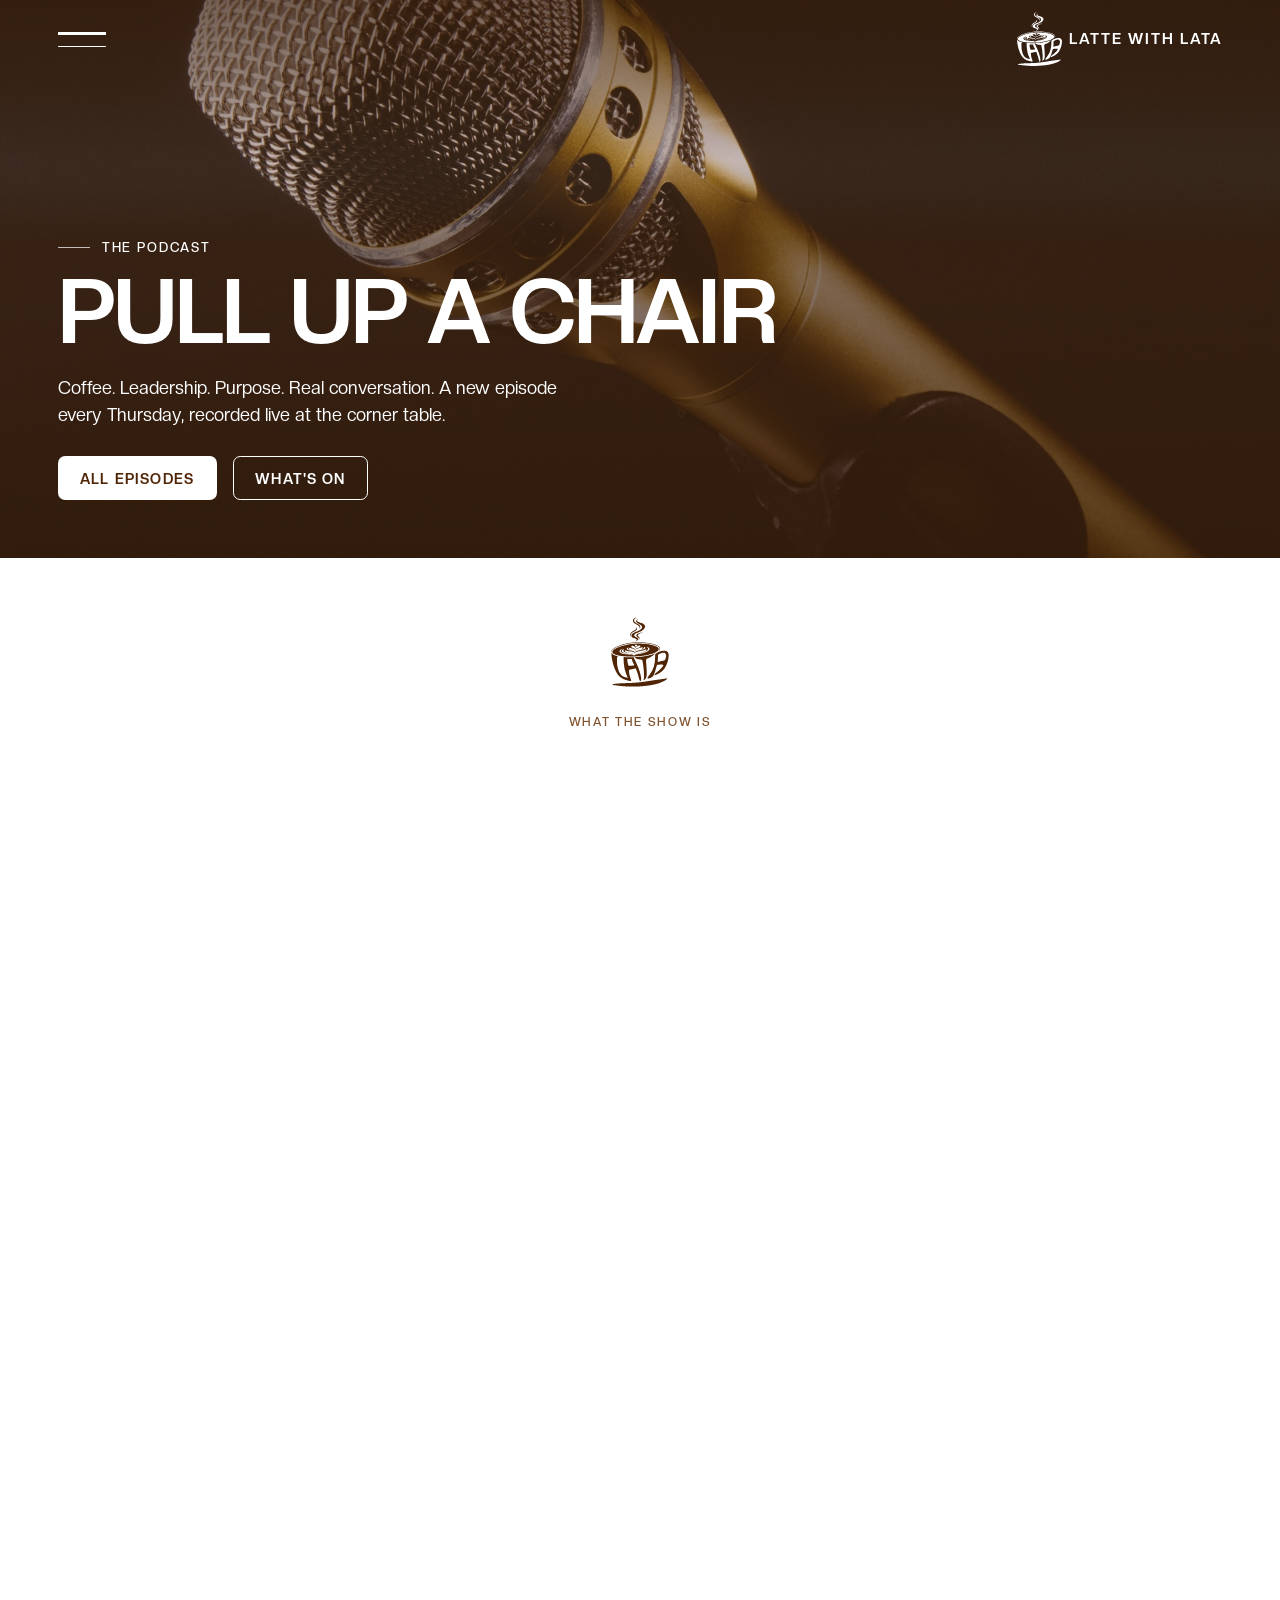
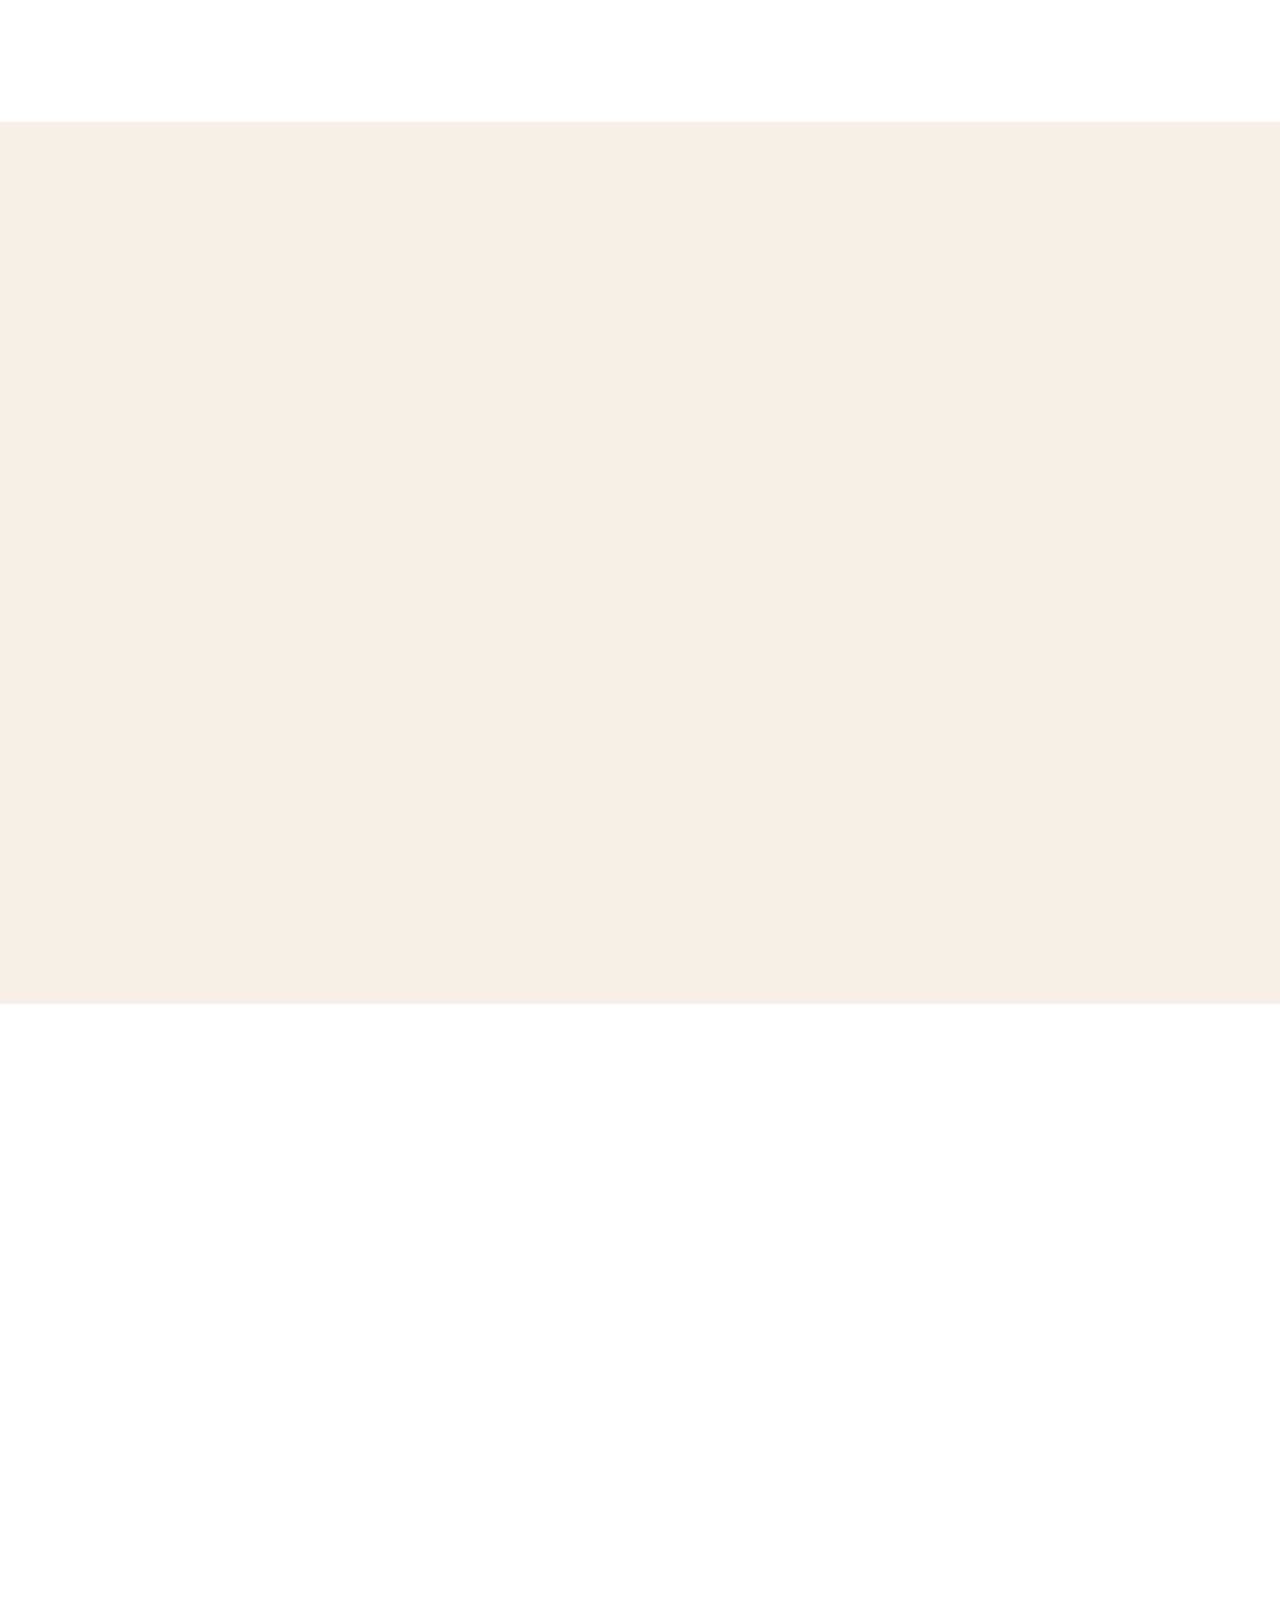
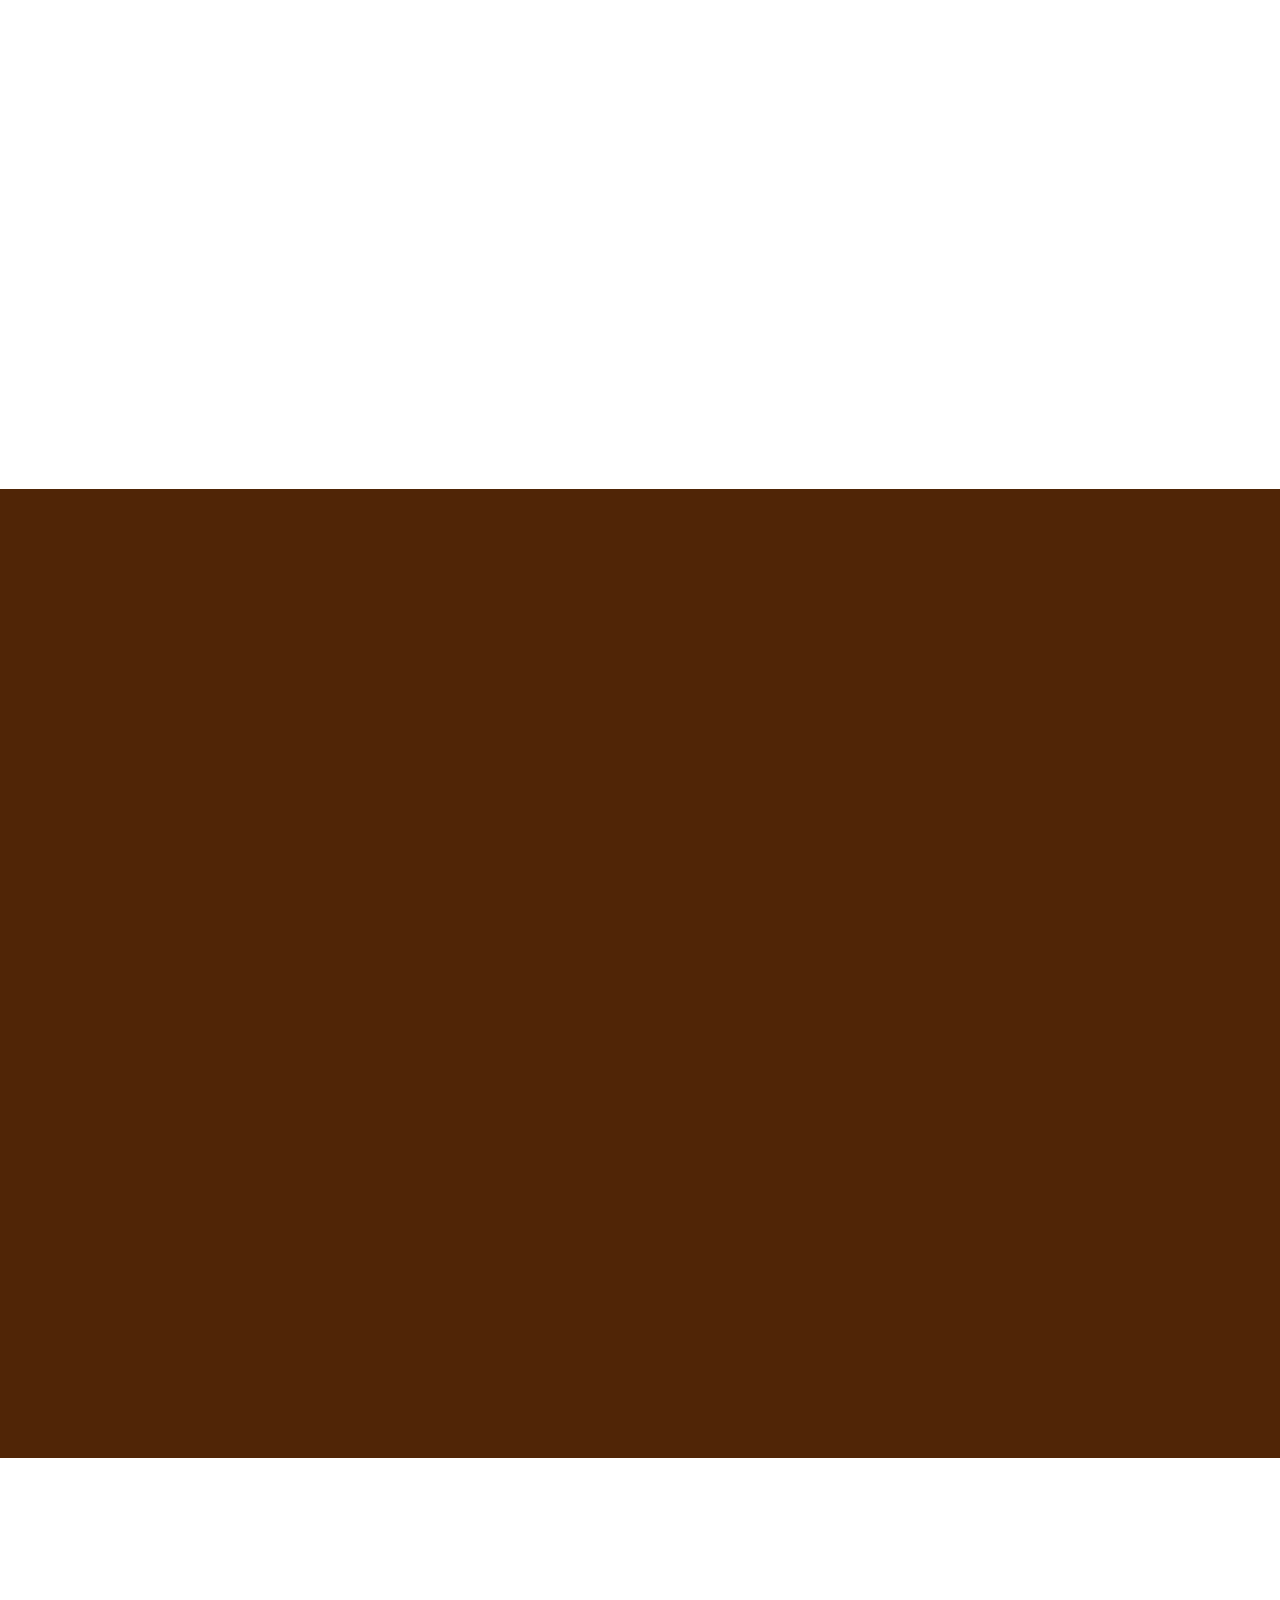
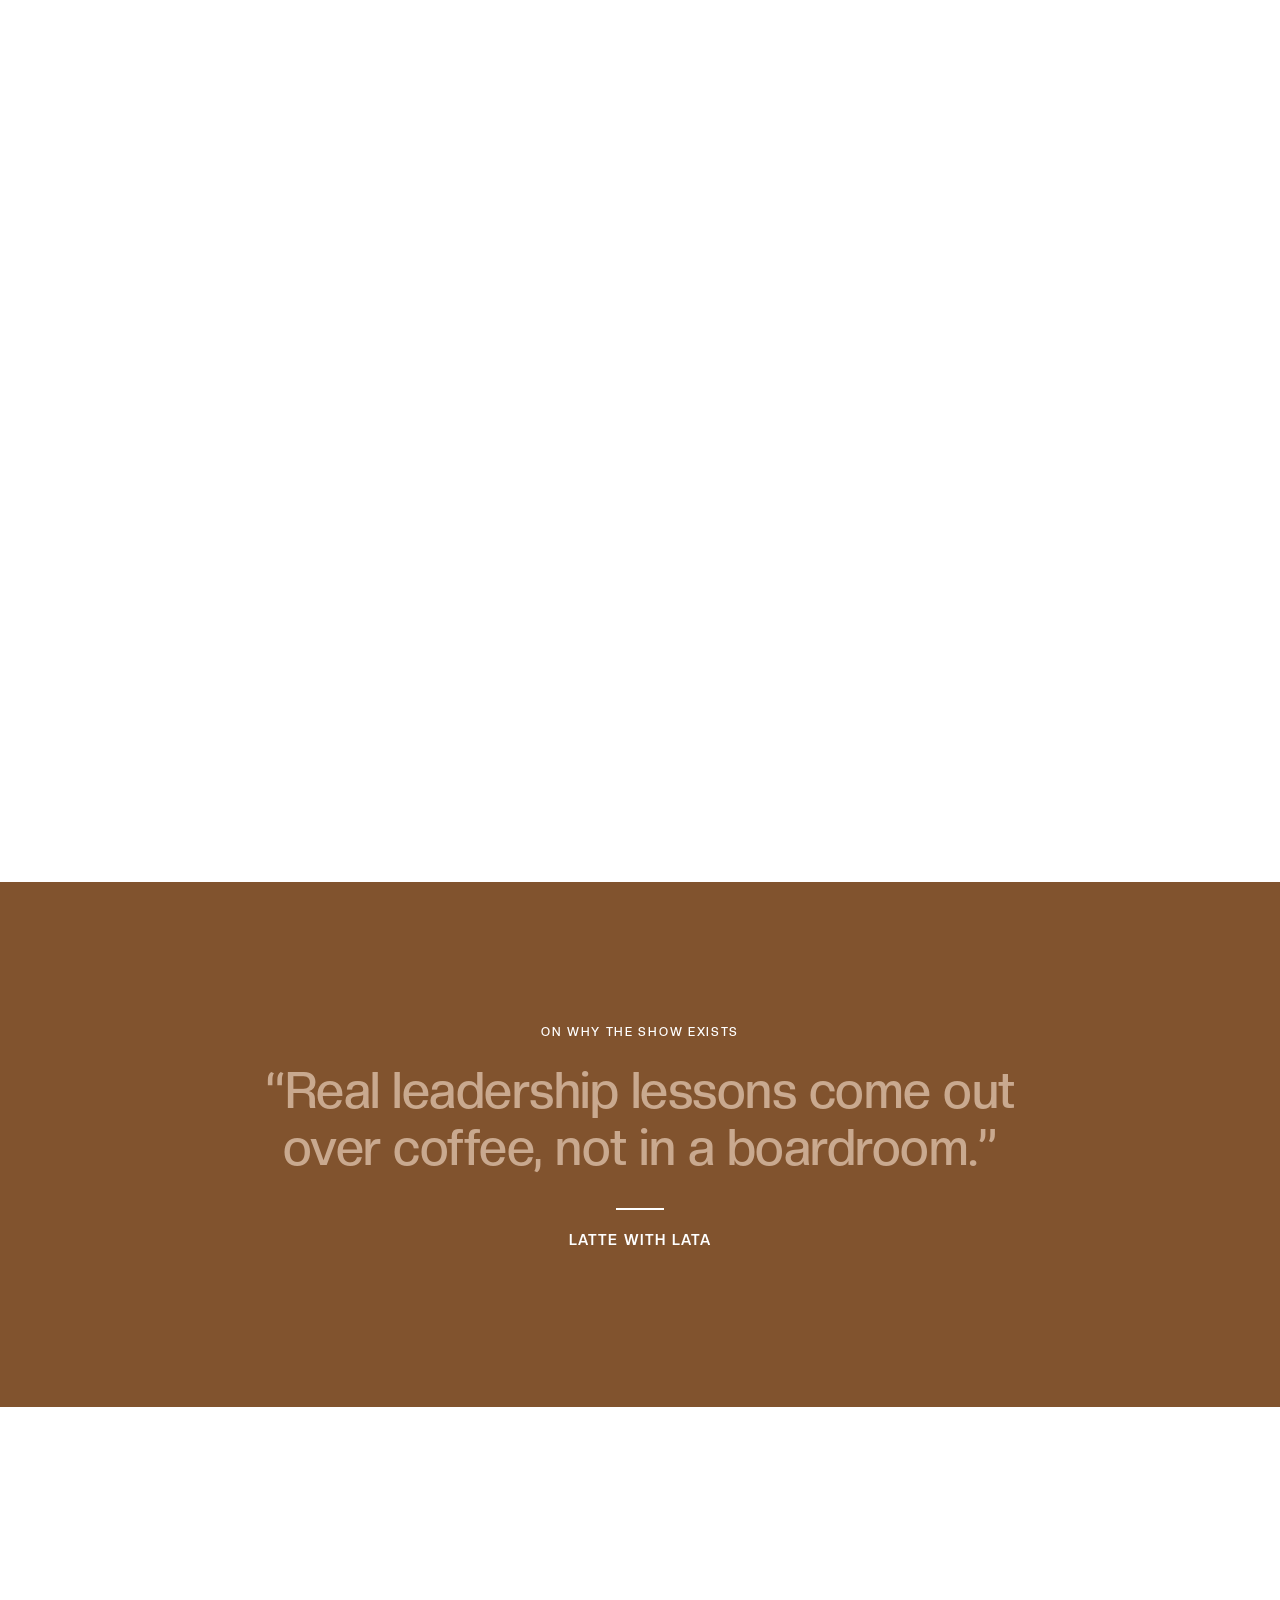
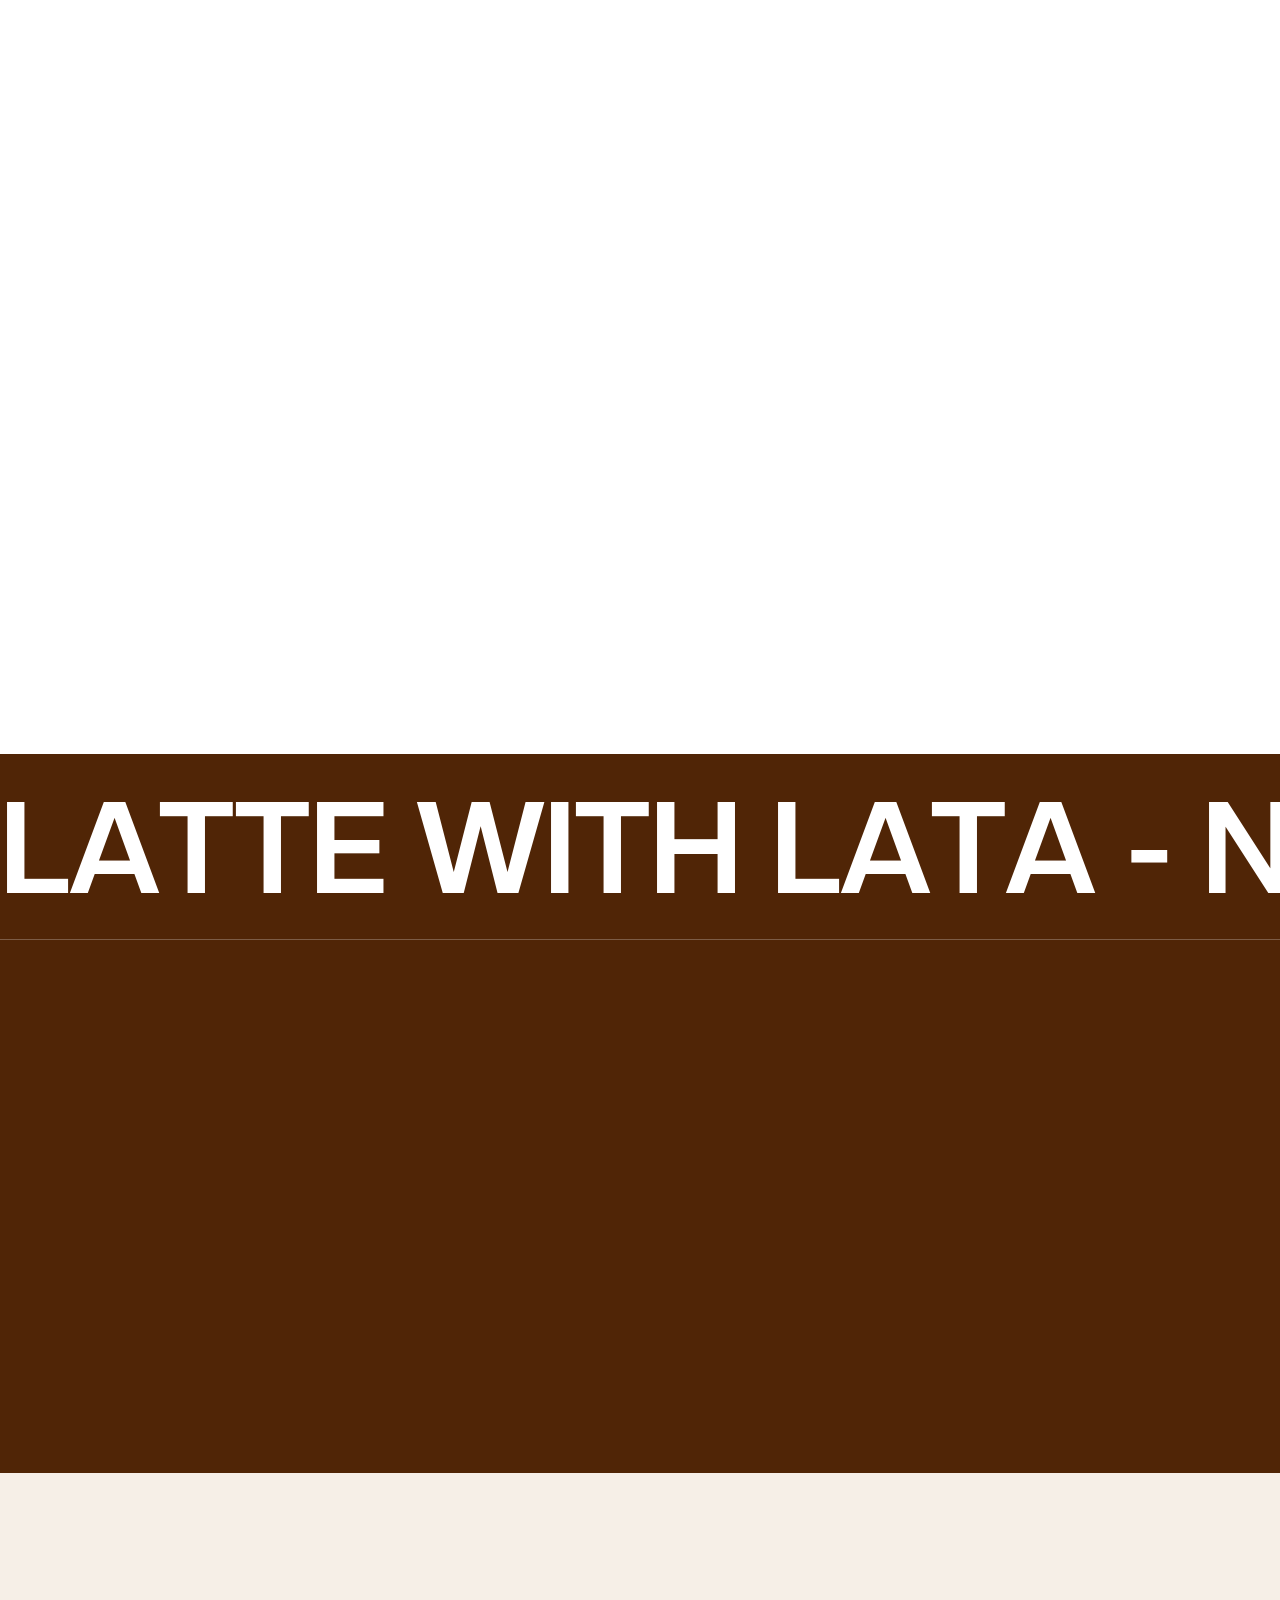
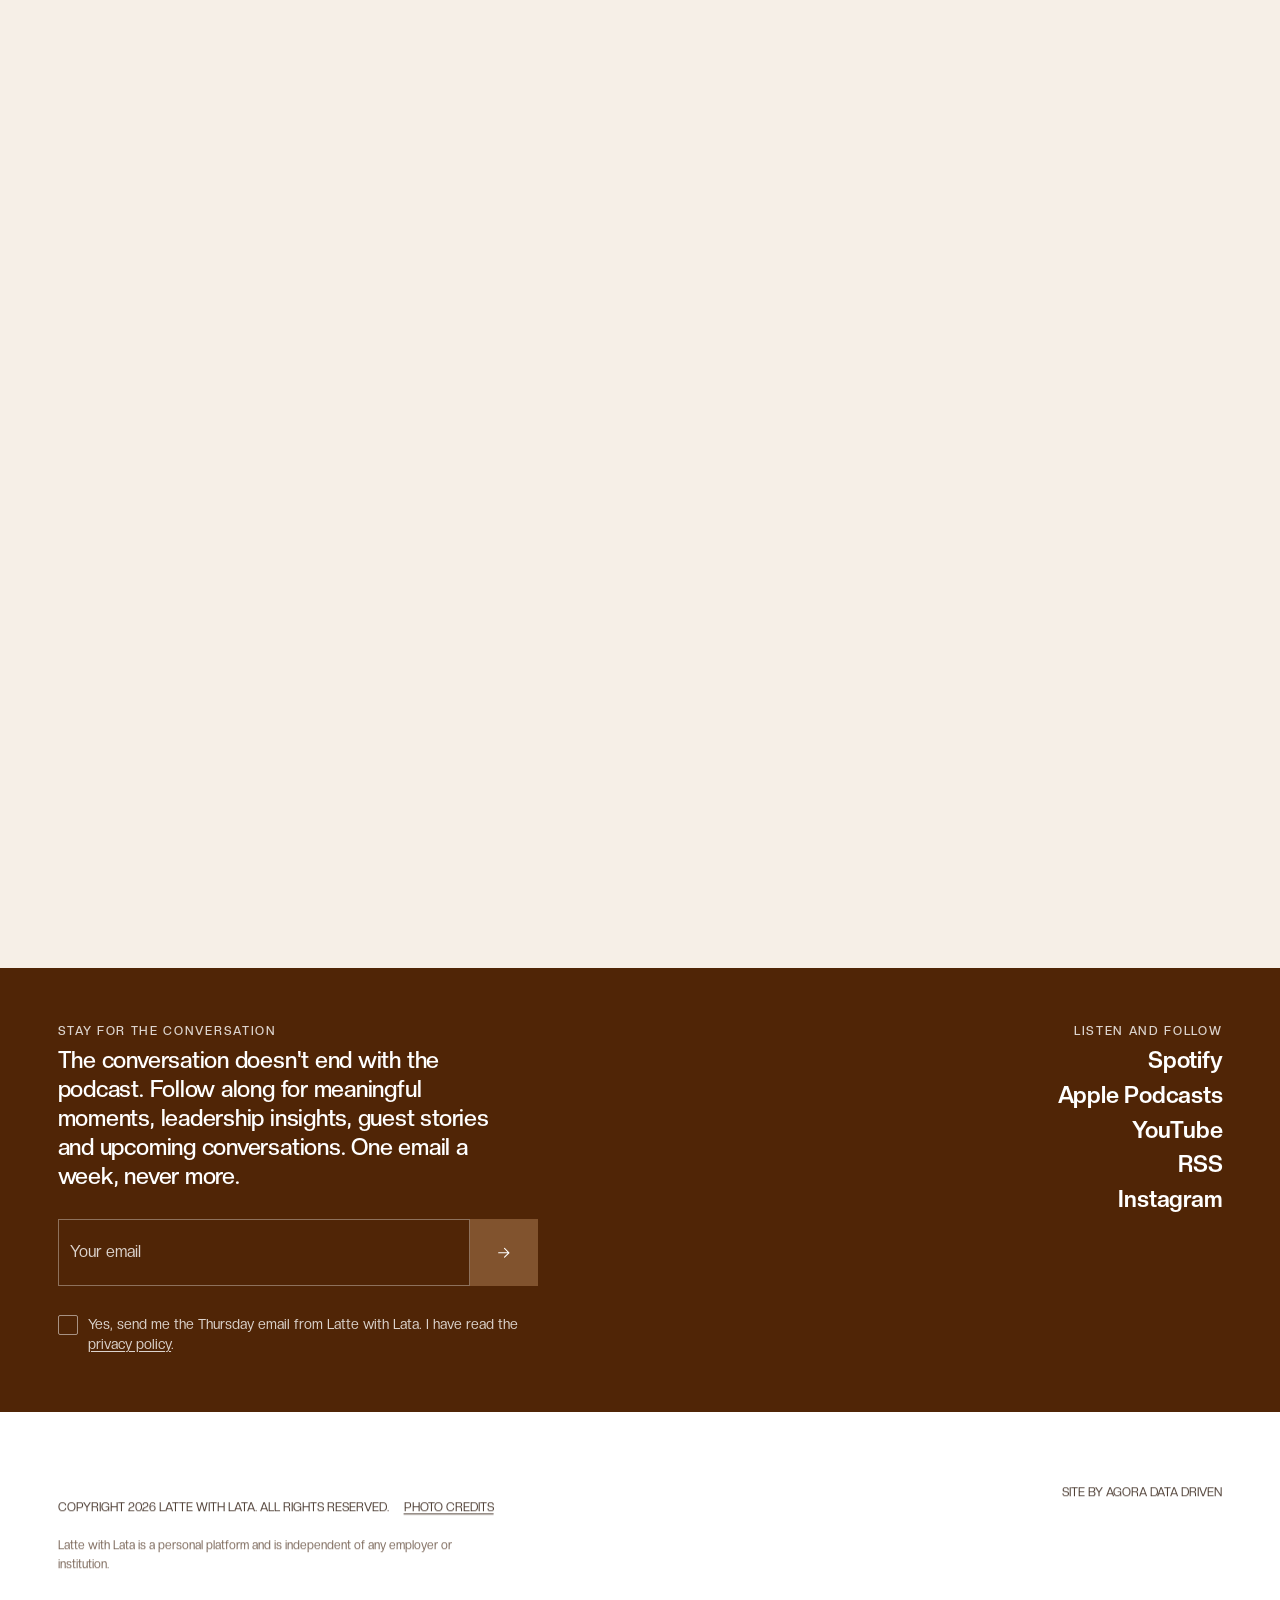
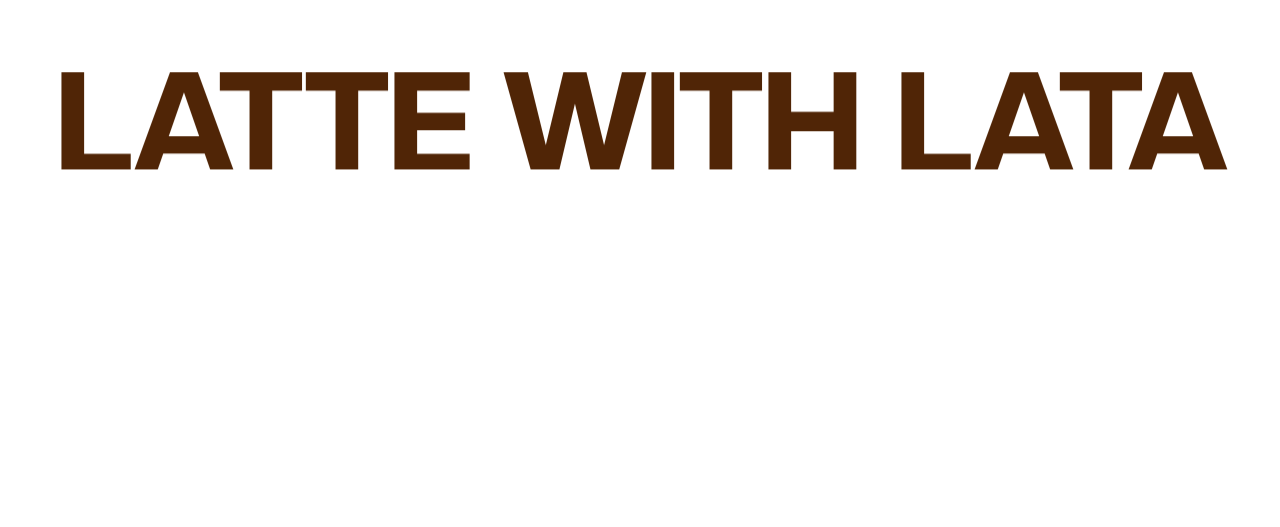
<file: podcast.html>
<!doctype html>
<html lang="en" class="no-js">
<head>
<meta charset="utf-8">
<!-- no-js -> js-ok before first paint (PZ pattern: .no-js in inline-critical, rendered.html:1 <html class="js-ok ...">); the section CSS carries html:not(.js-ok) fallbacks -->
<script>document.documentElement.classList.replace("no-js","js-ok")</script>
<meta name="viewport" content="width=device-width, initial-scale=1">
<title>The Podcast | Latte with Lata</title>
<meta name="description" content="Candid, unhurried conversations with mission-driven leaders about the decisions that shaped their work. Recorded live in the cafe every Thursday night.">
<meta name="theme-color" content="#502506">
<link rel="canonical" href="https://addbp.github.io/lattewithlata/podcast.html">
<meta property="og:url" content="https://addbp.github.io/lattewithlata/podcast.html">
<meta property="og:type" content="website">
<meta property="og:site_name" content="Latte with Lata">
<meta property="og:title" content="The Podcast | Latte with Lata">
<meta property="og:description" content="Candid, unhurried conversations with mission-driven leaders about the decisions that shaped their work. Recorded live in the cafe every Thursday night.">
<meta property="og:image" content="https://addbp.github.io/lattewithlata/assets/images/og-image.jpg">
<meta property="og:image:width" content="1200">
<meta property="og:image:height" content="630">
<meta property="og:image:alt" content="Latte with Lata - Real Conversations. Built on Purpose.">
<meta name="twitter:card" content="summary_large_image">
<meta name="twitter:title" content="The Podcast | Latte with Lata">
<meta name="twitter:description" content="Candid, unhurried conversations with mission-driven leaders about the decisions that shaped their work. Recorded live in the cafe every Thursday night.">
<meta name="twitter:image" content="https://addbp.github.io/lattewithlata/assets/images/og-image.jpg">
<link rel="icon" href="assets/svg/favicon.svg" type="image/svg+xml">
<link rel="preload" href="assets/brand/fonts/creato_display/CreatoDisplay-Regular.woff2" as="font" type="font/woff2" crossorigin>
<link rel="preload" href="assets/brand/fonts/creato_display/CreatoDisplay-Bold.woff2" as="font" type="font/woff2" crossorigin>
<link rel="stylesheet" href="css/fonts.css">
<link rel="stylesheet" href="css/tokens.css">
<link rel="stylesheet" href="css/base.css">
<link rel="stylesheet" href="vendor/splide-core.min.css">
<link rel="stylesheet" href="css/sections/00-header.css">
<link rel="stylesheet" href="css/sections/13-newsletter.css">
<link rel="stylesheet" href="css/sections/14-footer.css">
<link rel="stylesheet" href="css/pages/_shell.css">
<link rel="stylesheet" href="css/pages/podcast.css">
</head>
<body id="top" data-page="podcast" data-page-module="true">
<a class="skip-main" href="#page-content">Skip to main content</a>

<!-- ===== sections/00-header.html ===== -->
<!-- 00-header: fixed header + off-canvas drawer + mobile Book-a-table pill. Shared by EVERY page (build-site.cjs inlines it on the home page and on all sub-pages).
     Sits BEFORE <main>. Source skeleton: PZ/source/rendered.html #page-header (BUILD-SPEC 00 (b)); pill: Iceberg .home__about-button.
     Copy: content/site.json -> brand.name (lockup wordmark + aria-label), nav[], bookingLabel, listenOn[], newsletter.eyebrow (side link).
     Note: .header__container is NOT a .container (the source header is a full-width flex row, measured 1440x78 / 390x63).
     PAGES UPDATE (2026-09-17, PAGES-SPEC 1a + 3): the drawer keeps the white cup mark at 72px, now a link home. Every href is the PAGES-SPEC
     navigation map: real pages, no same-page anchors, platform links stay "#" placeholders.
     UPDATE-3 (2026-09-17, client request): the header row is burger LEFT + the logo lockup RIGHT again - the white cup mark (decorative img,
     482x571 attrs = the viewBox box so nothing shifts on load; 44px, 56px at >= 60em) + the "LATTE WITH LATA" wordmark text (hidden below
     36em: mark only), one link home. "Book a table" left the bar; it stays in the drawer, the mobile pill and every page CTA. -->
<header id="page-header" class="header page__header">
  <div class="header__container">
    <button class="header__burger menu__switcher js-menu-switcher" type="button" aria-label="Menu" aria-haspopup="true" aria-controls="menu-container" aria-expanded="false"><span class="menu__burger"><u></u></span></button>

    <a class="header__logo" href="index.html" aria-label="Latte with Lata, home">
      <img class="header__mark" src="assets/brand/logo/latte-with-lata-mark-white.svg" alt="" width="482" height="571" decoding="async">
      <span class="header__wordmark" aria-hidden="true">Latte with Lata</span>
    </a>

    <aside class="menu__screen js-menu-switcher" aria-hidden="true"></aside>

    <div id="menu-container" class="menu__container drawer" aria-hidden="true">
      <a class="menu__home" href="index.html" aria-label="Latte with Lata - home"><img class="menu__mark" src="assets/brand/logo/latte-with-lata-mark-white.svg" alt="" width="482" height="571" decoding="async"></a>
      <div class="menu__row">
        <nav id="menu-main" class="menu__main js-menu-main" aria-label="Main">
          <ul>
            <li><a href="index.html" data-nav="home"><div>Home</div><div aria-hidden="true">Home</div></a></li>
            <li><a href="cafe.html" data-nav="cafe"><div>The Cafe</div><div aria-hidden="true">The Cafe</div></a></li>
            <li><a href="menu.html" data-nav="menu"><div>Menu</div><div aria-hidden="true">Menu</div></a></li>
            <li><a href="podcast.html" data-nav="podcast"><div>The Podcast</div><div aria-hidden="true">The Podcast</div></a></li>
            <li><a href="episodes.html" data-nav="episodes"><div>Episodes</div><div aria-hidden="true">Episodes</div></a></li>
            <li><a href="podcast.html#host"><div>The Host</div><div aria-hidden="true">The Host</div></a></li>
            <li><a href="events.html" data-nav="events"><div>Events</div><div aria-hidden="true">Events</div></a></li>
            <li><a href="contact.html" data-nav="contact"><div>Contact</div><div aria-hidden="true">Contact</div></a></li>
          </ul>
        </nav>
      </div>

      <div class="menu__mid">
        <nav id="menu-side" class="menu__side" aria-label="Tools">
          <ul>
            <!-- side links: "Get directions" = the contact page's find-us block (navigation map); the newsletter block ships on every page, so its anchor stays same-page -->
            <li><a href="contact.html#find-us"><div>Get directions</div><div aria-hidden="true">Get directions</div></a></li>
            <li><a href="#s-13-newsletter"><div>Stay for the conversation</div><div aria-hidden="true">Stay for the conversation</div></a></li>
          </ul>
        </nav>
        <a class="button button--outlined button--no-icon button--squared" href="book.html" data-nav="book"><strong>Book a table</strong></a>
      </div>

      <div class="menu__footer">
        <span class="menu__footer__label" aria-hidden="true">Listen on</span>
        <nav class="menu__listen" aria-label="Listen on">
          <ul class="socials">
            <li><a href="#" aria-label="Spotify"><svg class="icon" aria-hidden="true" focusable="false"><use href="assets/svg/icons.svg#i-spotify"></use></svg><span class="visual-hide">Spotify</span></a></li>
            <li><a href="#" aria-label="Apple Podcasts"><svg class="icon icon--fill" aria-hidden="true" focusable="false"><use href="assets/svg/icons.svg#i-apple"></use></svg><span class="visual-hide">Apple Podcasts</span></a></li>
            <li><a href="#" aria-label="YouTube"><svg class="icon" aria-hidden="true" focusable="false"><use href="assets/svg/icons.svg#i-youtube"></use></svg><span class="visual-hide">YouTube</span></a></li>
            <li><a href="#" aria-label="RSS"><svg class="icon" aria-hidden="true" focusable="false"><use href="assets/svg/icons.svg#i-rss"></use></svg><span class="visual-hide">RSS</span></a></li>
          </ul>
        </nav>
      </div>
    </div>
  </div>
</header>
<!-- Iceberg mobile pill (I11): wrapper = .home__about-button (fixed, full width, faded by GSAP), link = .vertical-button__link -->
<div id="book-pill-wrap" class="book-pill__wrap">
  <a id="book-pill" class="book-pill" href="book.html"><svg class="icon" aria-hidden="true" focusable="false"><use href="assets/svg/icons.svg#i-cup"></use></svg><span>Book a table</span></a>
</div>

<main id="page-content" class="page__content">
<!-- ===== pages/podcast/01-hero.html ===== -->
<!-- podcast 01-hero - page hero (PAGES-SPEC 2). Copy: content/pages.json podcast.hero (verbatim). Photo: assets/images/page-podcast.jpg
     (ASSETS lane; atmospheric, the h1 + intro carry the message -> alt from the manifest describes the delivered photo). Actions: shared.labels. -->
<section id="p-podcast-01-hero" class="page-hero" data-banner aria-labelledby="p-podcast-title" style="--pinX:38%; --pinY:30%">
  <div class="page-hero__media"><img src="assets/images/page-podcast.jpg" alt="A gold microphone with a silver mesh grille against a plain warm brown background" width="2400" height="1350" fetchpriority="high" decoding="async"></div>
  <div class="container page-hero__content">
    <p class="page-hero__eyebrow">The podcast</p>
    <h1 id="p-podcast-title" class="page-hero__title">PULL UP A CHAIR</h1>
    <p class="page-hero__intro">Coffee. Leadership. Purpose. Real conversation. A new episode every Thursday, recorded live at the corner table.</p>
    <p class="page-hero__actions"><a class="button" href="episodes.html">All episodes</a><a class="button button--outlined" href="events.html">What's on</a></p>
  </div>
</section>

<!-- ===== pages/podcast/02-about.html ===== -->
<!-- podcast 02-about - what the show is, on white. Opens with the .mark-row (first content strip after the hero). Copy: podcast.sections[about]
     verbatim: eyebrow, title, lead (client-approved Tile 2), three paragraphs, kicker (Tile 1), four facts as an .info-list. #about = the inner wrapper. -->
<section id="p-podcast-02-about" class="strip strip--normal pod-about" aria-labelledby="pod-about-title">
  <div id="about" class="container">
    <div class="mark-row anima--bottom-in"><img class="mark-row__mark" src="assets/brand/logo/latte-with-lata-mark-brown.svg" alt="" width="482" height="571" decoding="async"></div>
    <div class="strip__data text-center pod-head pod-head--center">
      <p class="eyebrow pod-eyebrow anima--bottom-in">What the show is</p>
      <h2 id="pod-about-title" class="strip__title1">THERE'S MORE BEHIND EVERY MISSION</h2>
    </div>
    <p class="pod-about__lead anima--bottom-in">Thoughtful conversations with people building careers, organizations, and movements around purpose.</p>
    <div class="pod-about__grid">
      <div class="pod-about__copy anima--bottom-in">
        <p>Latte with Lata is a conversational podcast with mission-driven leaders: people who have built careers, organizations or movements around purpose rather than profit alone. It has the warmth and pace of a conversation over coffee, and the substance of a real discussion about leadership, impact and the decisions that shape the work.</p>
        <p>Most leadership shows are about scale, growth and metrics. This one is about the person behind the mission: their motivations, their doubts, and the human decisions behind the work. Real leadership lessons come out over coffee, not in a boardroom.</p>
        <p>Behind every organization, movement, and meaningful career are difficult decisions, unexpected lessons, doubts, and defining moments. Latte with Lata brings those stories to the table.</p>
        <p class="pod-kicker">Pull up a chair and discover the stories behind <span class="pod-nobreak">mission-driven</span> work.</p>
      </div>
      <dl class="info-list info-list--stack pod-about__facts anima--bottom-in">
        <div class="info-list__row"><dt>New episode</dt><dd>Every Thursday</dd></div>
        <div class="info-list__row"><dt>Length</dt><dd>About 40 minutes</dd></div>
        <div class="info-list__row"><dt>Recorded</dt><dd>Live, at the corner table</dd></div>
        <div class="info-list__row"><dt>Episodes so far</dt><dd>88</dd></div>
      </dl>
    </div>
  </div>
</section>

<!-- ===== pages/podcast/03-audience.html ===== -->
<!-- podcast 03-audience - "For people building with purpose" (client-approved Tile 4) on --colBrandSoft (.bg-band-cream2): head left / lead right,
     the audience list as a two-column .info-list (dt = index, dd = the line), kicker underneath. Copy: podcast.sections[audience] verbatim. -->
<section id="p-podcast-03-audience" class="strip strip--normal bg-band-cream2 pod-audience" aria-labelledby="pod-audience-title">
  <div id="audience" class="container">
    <div class="pod-split">
      <div class="strip__data pod-head">
        <p class="eyebrow pod-eyebrow anima--bottom-in">Who it is for</p>
        <h2 id="pod-audience-title" class="strip__title1">FOR PEOPLE BUILDING WITH PURPOSE</h2>
      </div>
      <p class="lead pod-split__lead anima--bottom-in">For leaders, aspiring leaders, professionals, and anyone searching for more meaning in the work they do.</p>
    </div>
    <dl class="info-list pod-audience__list" aria-label="Who it is for">
      <div class="info-list__row anima--bottom-in"><dt><span class="visual-hide">Listener </span>01</dt><dd>Current and aspiring leaders in nonprofit, healthcare, public sector and social-impact organizations.</dd></div>
      <div class="info-list__row anima--bottom-in"><dt><span class="visual-hide">Listener </span>02</dt><dd>Professionals working out a career shift toward more <span class="pod-nobreak">purpose-driven</span> work.</dd></div>
      <div class="info-list__row anima--bottom-in"><dt><span class="visual-hide">Listener </span>03</dt><dd>Listeners who prefer a long, honest conversation to polished expert content.</dd></div>
      <div class="info-list__row anima--bottom-in"><dt><span class="visual-hide">Listener </span>04</dt><dd>People who like leadership content but are tired of growth hacks and hustle.</dd></div>
    </dl>
    <p class="pod-kicker pod-kicker--center anima--bottom-in">Latte with Lata is a space for conversations about leadership, impact, purpose, and the realities of <span class="pod-nobreak">mission-driven</span> work.</p>
  </div>
</section>

<!-- ===== pages/podcast/04-pillars.html ===== -->
<!-- podcast 04-pillars - the four content pillars as numbered cards 01-04 (kit .card + a caramel rule that grows on hover via transform: no layout
     shift; equal heights from the grid stretch). Copy: podcast.sections[pillars] verbatim (title, short, body, note). -->
<section id="p-podcast-04-pillars" class="strip strip--normal pod-pillars" aria-labelledby="pod-pillars-title">
  <div id="pillars" class="container">
    <div class="strip__data text-center pod-head pod-head--center">
      <p class="eyebrow pod-eyebrow anima--bottom-in">The format</p>
      <h2 id="pod-pillars-title" class="strip__title1">THE SAME FOUR PARTS, EVERY WEEK</h2>
      <p class="lead pod-head__lead anima--bottom-in">Every conversation moves through the same four parts. Guests know them in advance. They do not get the questions.</p>
    </div>
    <ol class="card-grid pod-pillars__grid">
      <li class="anima--bottom-in">
        <article class="card card--hover pod-pillar" aria-labelledby="pod-pillar-1">
          <div class="card__body">
            <p class="pod-pillar__n"><span class="visual-hide">Part </span>01</p>
            <span class="pod-pillar__rule" aria-hidden="true"></span>
            <h3 id="pod-pillar-1" class="card__title">The Origin Story</h3>
            <p class="pod-pillar__short">What actually pulled this leader into <span class="pod-nobreak">mission-driven</span> work.</p>
            <p class="card__text">We start with what actually pulled the guest into this work, which is rarely the version in the annual report. It is usually a person, a phone call or a bad week.</p>
          </div>
        </article>
      </li>
      <li class="anima--bottom-in">
        <article class="card card--hover pod-pillar" aria-labelledby="pod-pillar-2">
          <div class="card__body">
            <p class="pod-pillar__n"><span class="visual-hide">Part </span>02</p>
            <span class="pod-pillar__rule" aria-hidden="true"></span>
            <h3 id="pod-pillar-2" class="card__title">The Hard Trade-off</h3>
            <p class="pod-pillar__short">A real decision where mission and practicality were in tension.</p>
            <p class="card__text">One real decision where the mission and the practical answer pulled in different directions. We ask what it cost, who disagreed, and whether they would make the same call again.</p>
          </div>
        </article>
      </li>
      <li class="anima--bottom-in">
        <article class="card card--hover pod-pillar" aria-labelledby="pod-pillar-3">
          <div class="card__body">
            <p class="pod-pillar__n"><span class="visual-hide">Part </span>03</p>
            <span class="pod-pillar__rule" aria-hidden="true"></span>
            <h3 id="pod-pillar-3" class="card__title">What No One Tells You</h3>
            <p class="pod-pillar__short">An honest, unpolished lesson from the work.</p>
            <p class="card__text">The honest, unpolished lesson: the thing the guest wishes someone had said in year one. No frameworks, just what happened and what they do differently now.</p>
          </div>
        </article>
      </li>
      <li class="anima--bottom-in">
        <article class="card card--hover pod-pillar" aria-labelledby="pod-pillar-4">
          <div class="card__body">
            <p class="pod-pillar__n"><span class="visual-hide">Part </span>04</p>
            <span class="pod-pillar__rule" aria-hidden="true"></span>
            <h3 id="pod-pillar-4" class="card__title">The Coffee Break</h3>
            <p class="pod-pillar__short">A lighter, personal closing segment.</p>
            <p class="card__text">We finish lighter. What they are reading, how they take their coffee, and what they do when they are not doing this.</p>
          </div>
        </article>
      </li>
    </ol>
    <p class="pod-note text-center anima--bottom-in">Every episode has all four parts. The tag marks the part the conversation leaned on most.</p>
  </div>
</section>

<!-- ===== pages/podcast/05-how-it-works.html ===== -->
<!-- podcast 05-how-it-works - recorded live on Thursdays, doors 6:30 pm: a four-step timeline on the brand-brown band (horizontal from 75em, 2 x 2 from
     48em, vertical on phones). Copy: podcast.sections[how-it-works] verbatim (steps + both CTAs with CONTENT's hrefs). Photo: event-04.jpg (ASSETS lane,
     alt from the manifest). data-pill-away on the section: it carries its own booking CTA and the brown pill has no plate on a brown band - the mobile
     "Book a table" pill parks while this band is in view (same reason on 08-listen). -->
<section id="p-podcast-05-how-it-works" class="strip strip--normal bg-band-brand pod-how" aria-labelledby="pod-how-title" data-pill-away>
  <div id="how-it-works" class="container">
    <div class="pod-how__top">
      <div class="strip__data pod-head">
        <p class="eyebrow pod-eyebrow anima--bottom-in">Thursday nights</p>
        <h2 id="pod-how-title" class="strip__title1">HOW AN EPISODE&nbsp;WORKS</h2>
        <p class="lead pod-head__lead anima--bottom-in">Every episode is recorded live in the cafe, in front of whoever turns up. There is no studio and no second take.</p>
      </div>
      <div class="pod-how__media js-image-anime anima--right-in">
        <figure class="strip__image pod-how__figure"><img src="assets/images/event-04.jpg" alt="Two people in red armchairs speaking into microphones in a wood-panelled cafe, audience in the foreground" width="1600" height="1067" loading="eager" decoding="async"></figure>
      </div>
    </div>
    <ol class="pod-steps">
      <li class="pod-step anima--bottom-in">
        <p class="pod-step__time">6:30&nbsp;pm</p>
        <h3 class="pod-step__title">Doors</h3>
        <p class="pod-step__body">The cafe reopens and the chairs turn to face the corner table. It is free. Seats are first come, first seated, or you can reserve one.</p>
      </li>
      <li class="pod-step anima--bottom-in">
        <p class="pod-step__time">7:00&nbsp;pm</p>
        <h3 class="pod-step__title">Recording</h3>
        <p class="pod-step__body">One guest, one conversation, four parts, with a short break halfway. We finish by 8:15&nbsp;pm. No slides, no panel, no pitch.</p>
      </li>
      <li class="pod-step anima--bottom-in">
        <p class="pod-step__time">8:15&nbsp;pm</p>
        <h3 class="pod-step__title">The guest stays for a coffee</h3>
        <p class="pod-step__body">There is no question time on the recording. The guest stays in the room afterwards, so ask them in person.</p>
      </li>
      <li class="pod-step anima--bottom-in">
        <p class="pod-step__time">The next Thursday</p>
        <h3 class="pod-step__title">The episode comes out</h3>
        <p class="pod-step__body">We cut the evening down to about 40&nbsp;minutes. The coughs come out and the pauses stay in. It is on every platform the following Thursday morning.</p>
      </li>
    </ol>
    <p class="pod-actions anima--bottom-in"><a class="button" href="book.html?type=recording">Reserve a seat</a><a class="button button--outlined" href="events.html">What's on</a></p>
  </div>
</section>

<!-- ===== pages/podcast/06-host.html ===== -->
<!-- podcast 06-host - #host (the site-wide "The Host" link lands here). Lata Singh - Host. Her own photo only.
     UPDATE-3 2026-09-17 (lane L2 HOST PHOTO): assets/images/founder-portrait.jpg is now the 1200x1500 (4:5) crop of the client's podcast photograph
     assets/brand/lata-singh-podcast.jpg (box x 0-1024, y 60-1340, resampled only): whole head with 17.6% headroom, both shoulders and hands, the real
     microphone and the real latte. It fills a 4:5 window uncropped. The lower third (name / role + a small level meter) is a solid brand plate that
     straddles the photo's BOTTOM-RIGHT edge - below the mic base (y > 96.5%) and right of the latte, never over her face or hands; the meter is
     decorative (aria-hidden). Own scoped block (css/pages/podcast.css), nothing borrowed from #s-10-hosts.
     Copy: podcast.sections[host] verbatim: paragraphs (the credibility prose = the brand paper's three bullets as prose; the duplicate "credentials"
     list is not printed), independence statement (the site-wide sentence), pull quote = the brand paper's positioning line, attributed to the show
     (L4 requests R5-R7 applied), CTA. Row 2 = the quote on the caramel band with the home 07 colour scrub (js/pages/podcast.js; white without JS /
     reduced motion). -->
<section id="p-podcast-06-host" class="strip pod-host" aria-labelledby="pod-host-title">
  <div id="host" class="pod-host__row">
    <div class="container pod-host__grid">
      <figure class="pod-host__stage anima--left-in">
        <div class="pod-host__portrait"><img class="pod-host__photo" src="assets/images/founder-podcast.jpg" alt="Lata Singh, host of Latte with Lata, at a cafe table with a podcast microphone and a latte" width="1200" height="1500" loading="eager" decoding="async"></div>
        <figcaption class="pod-host__lower">
          <span class="pod-host__meter" aria-hidden="true"><i></i><i></i><i></i><i></i><i></i><i></i><i></i></span>
          <span class="pod-host__lower-text"><span class="pod-host__lower-name">Lata Singh</span><span class="pod-host__lower-role">Host</span></span>
        </figcaption>
      </figure>
      <div class="pod-host__text">
        <div class="strip__data pod-head">
          <p class="eyebrow pod-eyebrow anima--bottom-in">The host</p>
          <h2 id="pod-host-title" class="strip__title1">MEET LATA</h2>
          <p class="pod-host__byline anima--bottom-in"><span class="pod-host__name">Lata Singh</span> <span class="pod-host__role">Host</span></p>
        </div>
        <div class="pod-host__copy anima--bottom-in">
          <p>Lata Singh hosts Latte with Lata. She comes to these conversations as a practitioner, not as an outside observer.</p>
          <p>By day she is a senior operating leader in one of the country's largest safety-net healthcare networks, overseeing operations, quality, workforce and finance at scale. That work has given her hands-on fluency in what mission-driven organizations deal with every day: compliance, funding structures, workforce and public accountability.</p>
          <p>She is also pursuing doctoral study in leadership and innovation, which brings an academic and reflective lens to the table alongside the operational one.</p>
          <p>That is the edge of the show. She is fluent in the pressures, the trade-offs and the quiet victories that come with running a purpose-built organization, and those are the things she asks about.</p>
        </div>
        <div class="notice pod-host__indep anima--bottom-in"><div><p class="notice__title">A personal platform</p><p>Latte with Lata is a personal platform and is independent of any employer or institution. Nothing said here is official communication on anyone's behalf.</p></div></div>
        <p class="pod-host__cta anima--bottom-in"><a class="read-more" href="episodes.html">Join the conversation</a></p>
      </div>
    </div>
  </div>
  <div class="pod-quote bg-band-accent">
    <div class="container">
      <figure class="pod-quote__fig">
        <p class="eyebrow pod-quote__context">On why the show exists</p>
        <blockquote class="pod-quote__block">
          <p class="pod-quote__text text-decorated text-decorated--sentence" data-scrub>&ldquo;Real leadership lessons come out over coffee, not in a boardroom.&rdquo;</p>
        </blockquote>
        <figcaption class="pod-quote__by">Latte with Lata</figcaption>
      </figure>
    </div>
  </div>
</section>

<!-- ===== pages/podcast/07-guest.html ===== -->
<!-- podcast 07-guest - "Be a guest, or suggest one" -> contact.html?topic=podcast-guest (the contact page pre-selects the topic). Copy:
     podcast.sections[guest] verbatim (paragraphs, checklist, note, cta). Photo: host-corner.jpg (home asset; alt from the manifest). -->
<section id="p-podcast-07-guest" class="strip strip--normal pod-guest" aria-labelledby="pod-guest-title">
  <div id="guest" class="container pod-guest__grid">
    <div class="pod-guest__text">
      <div class="strip__data pod-head">
        <p class="eyebrow pod-eyebrow anima--bottom-in">The other chair</p>
        <h2 id="pod-guest-title" class="strip__title1">BE A GUEST, OR SUGGEST ONE</h2>
      </div>
      <div class="pod-guest__copy anima--bottom-in">
        <p>We look for people who run something built around a mission: a clinic, a council service, a charity, a school, a social enterprise. Job title matters less than whether you have a decision you are willing to talk about honestly.</p>
        <p>You do not need media training or a book to promote. You need an evening, an origin story and one hard trade-off.</p>
      </div>
      <ol class="pod-checklist anima--bottom-in">
        <li><svg class="icon pod-checklist__icon" aria-hidden="true" focusable="false"><use href="assets/svg/icons.svg#i-check"></use></svg><span>Who you are, or who you are suggesting, and what they run.</span></li>
        <li><svg class="icon pod-checklist__icon" aria-hidden="true" focusable="false"><use href="assets/svg/icons.svg#i-check"></use></svg><span>The decision or lesson you think is worth an hour.</span></li>
        <li><svg class="icon pod-checklist__icon" aria-hidden="true" focusable="false"><use href="assets/svg/icons.svg#i-check"></use></svg><span>Thursdays you could be in Harrowfield.</span></li>
      </ol>
      <p class="pod-actions anima--bottom-in"><a class="button" href="contact.html?topic=podcast-guest">Suggest a guest</a></p>
      <p class="pod-note anima--bottom-in">We read everything and reply within 2 working days. We cannot say yes to everyone, and nobody pays to be on the show.</p>
    </div>
    <div class="pod-guest__media js-image-anime anima--right-in">
      <figure class="strip__image pod-guest__figure"><img src="assets/images/host-corner.jpg" alt="Silver condenser microphone in a shock mount with a pop filter in a dark studio" width="1200" height="1800" loading="lazy" decoding="async"></figure>
    </div>
  </div>
</section>

<!-- ===== pages/podcast/08-listen.html ===== -->
<!-- podcast 08-listen - platform links with icons (# placeholders until the feeds exist), 44px+ targets, on the brand band. Opens with the home 08
     glow ticker (copy = content/site.json podcast.ticker verbatim; own scoped CSS loop in js/pages/podcast.js, running only while on screen; static
     without JS / under reduced motion; the moving copies are aria-hidden, the sentence is read once from the .visual-hide line). No pause / play control
     (UPDATE-3, 2026-09-17, client decision). Copy: podcast.sections[listen] verbatim. -->
<section id="p-podcast-08-listen" class="strip bg-band-brand pod-listen" aria-labelledby="pod-listen-title" data-pill-away>
  <div class="pod-ticker">
    <p class="visual-hide">LATTE WITH LATA - NEW EPISODE EVERY THURSDAY</p>
    <div class="pod-marquee" aria-hidden="true">
      <div class="pod-marquee__track">
        <div class="pod-marquee__copy">LATTE WITH LATA - NEW EPISODE EVERY THURSDAY -</div>
        <div class="pod-marquee__copy">LATTE WITH LATA - NEW EPISODE EVERY THURSDAY -</div>
      </div>
    </div>
  </div>
  <div id="listen" class="container pod-listen__inner">
    <div class="strip__data pod-head">
      <p class="eyebrow pod-eyebrow anima--bottom-in">Listen</p>
      <h2 id="pod-listen-title" class="strip__title1">WHEREVER YOU ALREADY&nbsp;LISTEN</h2>
      <p class="lead pod-head__lead anima--bottom-in">A new conversation every Thursday, wherever you already listen.</p>
    </div>
    <div class="pod-listen__list anima--bottom-in">
        <ul class="pod-platforms">
          <li><a class="pod-platforms__link" href="#"><svg class="icon pod-platforms__icon" aria-hidden="true" focusable="false"><use href="assets/svg/icons.svg#i-spotify"></use></svg><span class="pod-platforms__name">Spotify</span><svg class="icon pod-platforms__arrow" aria-hidden="true" focusable="false"><use href="assets/svg/icons.svg#i-arrow-right"></use></svg></a></li>
          <li><a class="pod-platforms__link" href="#"><svg class="icon pod-platforms__icon" aria-hidden="true" focusable="false"><use href="assets/svg/icons.svg#i-apple"></use></svg><span class="pod-platforms__name">Apple Podcasts</span><svg class="icon pod-platforms__arrow" aria-hidden="true" focusable="false"><use href="assets/svg/icons.svg#i-arrow-right"></use></svg></a></li>
          <li><a class="pod-platforms__link" href="#"><svg class="icon pod-platforms__icon" aria-hidden="true" focusable="false"><use href="assets/svg/icons.svg#i-youtube"></use></svg><span class="pod-platforms__name">YouTube</span><svg class="icon pod-platforms__arrow" aria-hidden="true" focusable="false"><use href="assets/svg/icons.svg#i-arrow-right"></use></svg></a></li>
          <li><a class="pod-platforms__link" href="#"><svg class="icon pod-platforms__icon" aria-hidden="true" focusable="false"><use href="assets/svg/icons.svg#i-rss"></use></svg><span class="pod-platforms__name">RSS</span><svg class="icon pod-platforms__arrow" aria-hidden="true" focusable="false"><use href="assets/svg/icons.svg#i-arrow-right"></use></svg></a></li>
        </ul>
    </div>
  </div>
</section>

<!-- ===== pages/podcast/09-episodes-cta.html ===== -->
<!-- podcast 09-episodes-cta - the latest three episodes in the home card anatomy (cover 67% / white panel 33%, title + blurb + guest / length / date,
     accent flip on hover / focus; ONE stretched title link per card -> episodes.html#ep-<n>; the disc carries an arrow, not a play glyph: there is no player
     yet). Copy: podcast.sections[episodes-cta] (title, text, ctas) + episodes.items[0..2] verbatim. On --colBrandSoft so the white cards read. -->
<section id="p-podcast-09-episodes-cta" class="strip strip--normal bg-band-cream2 pod-latest" aria-labelledby="pod-latest-title">
  <div id="episodes-cta" class="container">
    <div class="strip__data text-center pod-head pod-head--center">
      <h2 id="pod-latest-title" class="strip__title1">START WITH THE LATEST</h2>
      <p class="lead pod-head__lead anima--bottom-in">Episode 88: The grant we turned down, with Marisol Vega.</p>
    </div>
    <ul class="pod-latest__grid">
      <li class="anima--bottom-in">
        <article class="episode-card">
          <div class="episode-card__cover">
            <img src="assets/images/episode-01.jpg" alt="Hand writing in a notebook next to a cup of coffee, glasses and a laptop" width="1600" height="1067" loading="lazy" decoding="async">
            <span class="episode-card__num">Episode 88</span>
            <span class="episode-card__go" aria-hidden="true"><svg class="icon" aria-hidden="true" focusable="false"><use href="assets/svg/icons.svg#i-arrow-right"></use></svg></span>
          </div>
          <div class="episode-card__panel">
            <div class="episode-card__top">
              <h3 class="episode-card__title"><a href="episodes.html#ep-88"><span class="visual-hide">Episode 88: </span>The grant we turned down</a></h3>
              <p class="episode-card__blurb">Marisol said no to the biggest cheque in her nonprofit's history. On strings, dignity, and the board meeting that followed.</p>
            </div>
            <dl class="episode-card__meta">
              <div class="episode-card__guest"><dt class="visual-hide">Guest</dt><dd>Marisol Vega, Executive director, Harrowfield Food Bank</dd></div>
              <div class="episode-card__duration"><dt class="visual-hide">Length</dt><dd>44&nbsp;min</dd></div>
              <div class="episode-card__date"><dt class="visual-hide">Released</dt><dd><time datetime="2026-09-10">Thu 10 Sep 2026</time></dd></div>
            </dl>
          </div>
        </article>
      </li>
      <li class="anima--bottom-in">
        <article class="episode-card">
          <div class="episode-card__cover">
            <img src="assets/images/episode-02.jpg" alt="Kettle pouring water into a pour-over coffee brewer" width="1600" height="1067" loading="lazy" decoding="async">
            <span class="episode-card__num">Episode 87</span>
            <span class="episode-card__go" aria-hidden="true"><svg class="icon" aria-hidden="true" focusable="false"><use href="assets/svg/icons.svg#i-arrow-right"></use></svg></span>
          </div>
          <div class="episode-card__panel">
            <div class="episode-card__top">
              <h3 class="episode-card__title"><a href="episodes.html#ep-87"><span class="visual-hide">Episode 87: </span>What no one tells you about a waiting room</a></h3>
              <p class="episode-card__blurb">Kwame runs a clinic where nobody is turned away. On the maths of a Tuesday morning, and the lesson no residency teaches.</p>
            </div>
            <dl class="episode-card__meta">
              <div class="episode-card__guest"><dt class="visual-hide">Guest</dt><dd>Dr Kwame Boateng, Medical director, Eastgate Community Clinic</dd></div>
              <div class="episode-card__duration"><dt class="visual-hide">Length</dt><dd>47&nbsp;min</dd></div>
              <div class="episode-card__date"><dt class="visual-hide">Released</dt><dd><time datetime="2026-09-03">Thu 3 Sep 2026</time></dd></div>
            </dl>
          </div>
        </article>
      </li>
      <li class="anima--bottom-in">
        <article class="episode-card">
          <div class="episode-card__cover">
            <img src="assets/images/episode-03.jpg" alt="People sitting at a cafe window bar looking out at a city skyline" width="1600" height="1067" loading="lazy" decoding="async">
            <span class="episode-card__num">Episode 86</span>
            <span class="episode-card__go" aria-hidden="true"><svg class="icon" aria-hidden="true" focusable="false"><use href="assets/svg/icons.svg#i-arrow-right"></use></svg></span>
          </div>
          <div class="episode-card__panel">
            <div class="episode-card__top">
              <h3 class="episode-card__title"><a href="episodes.html#ep-86"><span class="visual-hide">Episode 86: </span>Fixing a form nobody could finish</a></h3>
              <p class="episode-card__blurb">Hannah rebuilt a benefits form that failed half the people who started it. On slow change inside government, and who decides it worked.</p>
            </div>
            <dl class="episode-card__meta">
              <div class="episode-card__guest"><dt class="visual-hide">Guest</dt><dd>Hannah Lindgren, Chief innovation officer, City of Harrowfield</dd></div>
              <div class="episode-card__duration"><dt class="visual-hide">Length</dt><dd>39&nbsp;min</dd></div>
              <div class="episode-card__date"><dt class="visual-hide">Released</dt><dd><time datetime="2026-08-27">Thu 27 Aug 2026</time></dd></div>
            </dl>
          </div>
        </article>
      </li>
    </ul>
    <p class="pod-actions pod-actions--center anima--bottom-in"><a class="button" href="episodes.html">All episodes</a><a class="button button--outlined" href="events.html">Come to a recording</a></p>
  </div>
</section>

<!-- ===== sections/13-newsletter.html ===== -->
<!-- 13-newsletter - Black newsletter block: eyebrow, lead paragraph, floating-label email input, square accent submit with
     the two-arrow swap, consent checkbox; right column big "Listen and follow" links
     SOURCE skeleton: Iceberg div#join.footer-newsletter > .footer-newsletter__left (.__title, .__text, form.__form >
       .form-group.__form-input (.form-input > label + input#email ; button.__form-input__button > span > svg x2)
       + .form-group.__form-checkbox (.form-checkbox > input#subscribe + label > div + span)) ; .footer-newsletter__right
       (.__title + ul > li > a)  (IC rendered.html line 29 block; CSS inline-scoped.beautified.css:2836-3300;
       engine ZNMh4Fg5.beautified.js:909-935)
     Copy: content/site.json newsletter.* verbatim (brand pass 2026-09-17: eyebrow "First to know", new paragraph). Right column = newsletter.follow[5] (DD Pick 12 "Change": platforms
       + Instagram; copy.md maps follow[] to the right column). Hard-coded label (INFERRED): "Listen and follow" eyebrow.
       "privacy policy" links to #privacy (copy.md). success/error strings ride on data-* so the JS shows visible text.
     PAGES UPDATE (2026-09-17, PAGES-SPEC 4): shared by every page; the form is wired to POST /api/subscribe through js/lib/api.js
       ({ email, consent: true, source: "footer-newsletter", website }) - "website" is the hidden honeypot the server wants empty. When the API is
       not there (static hosting: GET /api/health fails) the form does NOT pretend: it shows the .newsletter__notice line with the cafe's email.
       The action attribute is the no-JS fallback only (the JS always intercepts the submit). -->
<section id="s-13-newsletter" class="strip strip--normal bg-band-black newsletter-band" aria-labelledby="nl-eyebrow">
  <div class="container newsletter">

    <div class="newsletter__left">
      <p id="nl-eyebrow" class="newsletter__eyebrow eyebrow">Stay for the conversation</p>
      <p class="newsletter__text lead">The conversation doesn't end with the podcast. Follow along for meaningful moments, leadership insights, guest stories and upcoming conversations. One email a week, never more.</p>
      <form class="newsletter__form" action="/api/subscribe" method="post" novalidate data-source="footer-newsletter"
            data-success="You are on the list. See you Thursday."
            data-error="That address did not go through. Check it and try once more.">
        <div class="newsletter__row">
          <div class="newsletter__field">
            <label for="nl-email">Your email</label>
            <input id="nl-email" class="newsletter__input" type="email" name="email" autocomplete="email" spellcheck="false" required aria-describedby="nl-msg-error">
          </div>
          <button class="newsletter__submit" type="submit" aria-label="Subscribe">
            <span><svg class="icon" aria-hidden="true" focusable="false"><use href="assets/svg/icons.svg#i-arrow-right"></use></svg></span>
            <span aria-hidden="true"><svg class="icon" aria-hidden="true" focusable="false"><use href="assets/svg/icons.svg#i-arrow-right"></use></svg></span>
          </button>
        </div>
        <div class="newsletter__consent">
          <input id="nl-consent" type="checkbox" name="consent" required>
          <label for="nl-consent">
            <span class="newsletter__box" aria-hidden="true"><svg class="icon" aria-hidden="true" focusable="false"><use href="assets/svg/icons.svg#i-check"></use></svg></span>
            <span>Yes, send me the Thursday email from Latte with Lata. I have read the <a href="contact.html#privacy">privacy policy</a>.</span>
          </label>
        </div>
        <div class="newsletter__hp" aria-hidden="true"><label for="nl-website">Website</label><input id="nl-website" type="text" name="website" tabindex="-1" autocomplete="off"></div>
        <p id="nl-msg-error" class="newsletter__error" role="alert" hidden></p>
        <p class="newsletter__success" role="status" hidden></p>
        <p class="newsletter__notice" role="status" hidden>Sign-ups are handled by our team right now - email <a href="mailto:hello@lattewithlata.example">hello@lattewithlata.example</a></p>
      </form>
    </div>

    <div class="newsletter__right">
      <p class="newsletter__eyebrow eyebrow">Listen and follow</p>
      <ul class="newsletter__links">
        <li><a href="#">Spotify</a></li>
        <li><a href="#">Apple Podcasts</a></li>
        <li><a href="#">YouTube</a></li>
        <li><a href="#">RSS</a></li>
        <li><a href="#">Instagram</a></li>
      </ul>
    </div>

  </div>
</section>
</main>

<!-- ===== sections/14-footer.html ===== -->
<!-- 14-footer - Footer curtain (4 columns), stamp at the seam, back-to-top disc, cropped giant wordmark. Sits AFTER <main>.
     SOURCE skeleton: PZ rendered.html:189-272  aside.strip.strip--stamp + footer#page-footer.page__footer > .footer__container >
       .strip > .container > .footer__top > .footer__column--1 (h2.footer__logo + nav.footer__menu) / --2 (p, p.mt-md) /
       --3 (nav.footer__shortcuts) / --4 (aside.footer__socials > h3.footer__title + ul.socials) ; .js-scroll-top-limit > .strip >
       .container > .footer__mid (.footer__legal + aside.footer__credits) + .footer__bottom (awards - DROPPED) ; aside#back-to-top
       .scroll-top > a. Wordmark row: IC rendered.html .footer-logo > .footer-logo__content > span (BEST-PARTS Pick 17).
     Single-root contract (file contract: the footer fragment root is <footer id="page-footer">): the stamp aside and
       #back-to-top live INSIDE the footer. The source's clip (.page__footer { overflow:hidden }) moved to the inner
       .footer__curtain wrapper so the stamp can overhang 56px up into 13 (spec 14 (h)) and the fixed disc is neither
       clipped nor inside the transformed .footer__container.
     Copy: content/site.json footer.* verbatim (nav labels = footer.columns.sitemap = nav). Hard-coded labels (INFERRED,
       spec 14 (b)): "Find us", "Explore", "Listen & follow", legal nav "Privacy" / "Photo credits". The photo-credit list
       (closed <details>, id="credits") satisfies verify/handoff/assets.md ("not optional" for the CC BY / CC BY-SA files).
     Brand mark (brand pass 2026-09-17, LOGO-USAGE.md): the kit's cup mark, brown variant, as an <img> 120px tall (--markFooter) with the
       tagline brand.tagline under it (one saucer-height of clear space); footer.legal = copyright + the independence disclaimer.
     PAGES UPDATE (2026-09-17, PAGES-SPEC 3): shared by every page. The mark links home (index.html); the sitemap = the six pages + "Book a table"
       (content/site.json footer.columns.sitemap; "The Host" lives in the drawer only); Privacy -> contact.html#privacy; Photo credits -> contact.html#credits. The photo-credit
       <details> stays in the footer as id="footer-credits" (the id "credits" belongs to the contact page now - no duplicate ids on contact.html);
       14-footer.js opens it whenever a #credits link is followed on a page that has no #credits block of its own. -->
<footer id="page-footer" class="page__footer footer">
  <!-- brand pass: stamp instance 4 is OFF (data-stamp="off", CSS hides the pseudo-element) - it straddled the brown 13 band (brown mark on brown,
       LOGO-USAGE) and doubled the 120px footer mark one viewport later; the aside + its tween stay so data-stamp="on" restores it. -->
  <aside class="strip strip--stamp footer__stamp" aria-hidden="true" data-stamp="off"></aside>

  <div class="footer__curtain">
    <div class="footer__container">

      <div class="strip">
        <div class="container">
          <div class="footer__top">

            <div class="footer__column footer__column--1">
              <a class="footer__logo" href="index.html" aria-label="Latte with Lata - home">
                <img class="footer__mark" src="assets/brand/logo/latte-with-lata-mark-brown.svg" alt="" width="482" height="571" loading="lazy" decoding="async">
              </a>
              <p class="footer__tagline">Real Conversations. Built on Purpose.</p>
              <nav class="footer__menu" aria-label="Legal">
                <ul>
                  <li><a href="contact.html#privacy">Privacy</a></li>
                  <li><a href="contact.html#credits">Photo credits</a></li>
                </ul>
              </nav>
            </div>

            <div class="footer__column footer__column--2">
              <h3 class="footer__title">Find us</h3>
              <div class="footer__find">
                <address class="footer__address">
                  Latte with Lata<br>
                  27 Bellwood Street<br>
                  Corner of Fenwick Lane<br>
                  Harrowfield<br>
                  <a href="tel:+15550142024">(555) 014-2024</a><br>
                  <a href="mailto:hello@lattewithlata.example">hello@lattewithlata.example</a>
                </address>
                <p class="mt-md footer__hours">
                  Mon - Thu 7:00&nbsp;am - 6:00&nbsp;pm<br>
                  Fri 7:00&nbsp;am - 10:00&nbsp;pm<br>
                  Sat 8:00&nbsp;am - 10:00&nbsp;pm<br>
                  Sun 8:00&nbsp;am - 3:00&nbsp;pm<br>
                  Thursday recordings: doors 6:30&nbsp;pm
                </p>
              </div>
            </div>

            <div class="footer__column footer__column--3">
              <h3 class="footer__title">Explore</h3>
              <nav class="footer__shortcuts" aria-label="Sitemap">
                <ul>
                  <li><a href="cafe.html">The Cafe</a></li>
                  <li><a href="menu.html">Menu</a></li>
                  <li><a href="podcast.html">The Podcast</a></li>
                  <li><a href="episodes.html">Episodes</a></li>
                  <li><a href="events.html">Events</a></li>
                  <li><a href="contact.html">Contact</a></li>
                  <li><a href="book.html">Book a table</a></li>
                </ul>
              </nav>
            </div>

            <div class="footer__column footer__column--4">
              <aside class="footer__socials">
                <h3 class="footer__title">Follow us on our socials</h3>
                <ul class="footer__listen">
                  <li><a href="#">Spotify</a></li>
                  <li><a href="#">Apple Podcasts</a></li>
                  <li><a href="#">YouTube</a></li>
                  <li><a href="#">RSS</a></li>
                </ul>
                <ul class="socials">
                  <li><a href="#" aria-label="Instagram"><svg class="icon" aria-hidden="true" focusable="false"><use href="assets/svg/icons.svg#i-instagram"></use></svg></a></li>
                  <li><a href="#" aria-label="YouTube"><svg class="icon" aria-hidden="true" focusable="false"><use href="assets/svg/icons.svg#i-youtube"></use></svg></a></li>
                </ul>
              </aside>
            </div>

          </div>
        </div>
      </div>

      <div class="js-scroll-top-limit">
        <div class="strip">
          <div class="container">
            <div class="footer__mid">
              <div class="footer__legal">
                <p>Copyright 2026 Latte with Lata. All rights reserved.</p>
                <details id="footer-credits" class="footer__photo-credits">
                  <summary>Photo credits</summary>
                  <ul>
                    <li>“Latte art 0.jpg” by Angela CoffeeRank, <a href="https://creativecommons.org/licenses/by/2.0" rel="noopener" target="_blank">CC BY 2.0</a>, via <a href="https://commons.wikimedia.org/wiki/File:Latte_art_0.jpg" rel="noopener" target="_blank">Wikimedia Commons</a> (cropped).</li>
                    <li>“A coffee cup featuring intricate latte art sits on a wooden table next to an open laptop.jpg” by Shixart1985, <a href="https://creativecommons.org/licenses/by/2.0" rel="noopener" target="_blank">CC BY 2.0</a>, via <a href="https://commons.wikimedia.org/wiki/File:A_coffee_cup_featuring_intricate_latte_art_sits_on_a_wooden_table_next_to_an_open_laptop.jpg" rel="noopener" target="_blank">Wikimedia Commons</a> (cropped).</li>
                    <li>“A cup of cappuccino.jpg” by Vee Satayamas, <a href="https://creativecommons.org/licenses/by/4.0" rel="noopener" target="_blank">CC BY 4.0</a>, via <a href="https://commons.wikimedia.org/wiki/File:A_cup_of_cappuccino.jpg" rel="noopener" target="_blank">Wikimedia Commons</a> (cropped).</li>
                    <li>“BoulderCoffeeOpenMicNight2018.jpg” by DanielPenfield, <a href="https://creativecommons.org/licenses/by-sa/4.0" rel="noopener" target="_blank">CC BY-SA 4.0</a>, via <a href="https://commons.wikimedia.org/wiki/File:BoulderCoffeeOpenMicNight2018.jpg" rel="noopener" target="_blank">Wikimedia Commons</a> - this crop is a derivative shared under the same CC BY-SA licence.</li>
                    <li>“Guerrilla on air – Fatti d’arte teaser” (video) by M. Capriglione, M. Rainò and R. Romita, <a href="https://creativecommons.org/licenses/by-sa/4.0" rel="noopener" target="_blank">CC BY-SA 4.0</a>, via <a href="https://commons.wikimedia.org/wiki/File:Guerrilla_on_air_%E2%80%93_Fatti_d%27arte_teaser.mpg" rel="noopener" target="_blank">Wikimedia Commons</a> - cut, slowed, colour-graded and looped; this edit is shared under the same CC BY-SA licence.</li>
                    <li>All other photographs: CC0 (public domain dedication) via Wikimedia Commons - full register in the site's ASSETS.md.</li>
                  </ul>
                </details>
                <p class="footer__disclaimer">Latte with Lata is a personal platform and is independent of any employer or institution.</p>
              </div>
              <aside class="footer__credits">Site by Agora Data Driven</aside>
            </div>
          </div>
        </div>
        <div class="footer-wordmark" aria-hidden="true"><span>LATTE WITH LATA</span></div>
      </div>

    </div>
  </div>

  <aside id="back-to-top" class="scroll-top"><a href="#top" aria-label="Back to top"><svg class="icon" aria-hidden="true" focusable="false"><use href="assets/svg/icons.svg#i-arrow-up"></use></svg></a></aside>
</footer>

<script src="vendor/gsap.min.js"></script>
<script src="vendor/ScrollTrigger.min.js"></script>
<script src="vendor/SplitText.min.js"></script>
<script src="vendor/ScrollToPlugin.min.js"></script>
<script src="vendor/splide.min.js"></script>
<script type="module" src="js/page.js"></script>
</body>
</html>
</file>
<file: css/fonts.css>
/* ==========================================================================
   Fonts - Creato Display ONLY (brand kit, 2026-09-17)
   Licence: SIL Open Font License 1.1 (assets/brand/fonts/creato_display/SIL OPEN FONT LICENSE.txt) - free to self-host.
   woff2 files were converted from the kit's OTFs with fontTools 4.65 (TTFont(otf).flavor = 'woff2'; ~19 KB each,
   245 glyphs, latin) and sit next to the OTF, which stays as the fallback src. font-display: swap everywhere.
   Preload (build-index.cjs FONTS): CreatoDisplay-Regular.woff2 + CreatoDisplay-Bold.woff2 - the two faces above the fold.
   Weights shipped: 300 Light, 400 Regular, 500 Medium, 700 Bold, 800 ExtraBold, + 400/700 italic. Requests for 600 resolve
   to 700 (CSS font matching goes up first above 500), so the old "600" rules in section CSS render Bold.
   RETIRED: Fraunces + Noto Sans (the study-rebuild faces). Their files stay in assets/fonts/ unused; no @font-face, no
   preload - see verify/handoff-brand/tokens.md "Requests for others" for the build-index.cjs preload swap.
   ========================================================================== */
@font-face {
  font-family: "Creato Display";
  font-style: normal;
  font-weight: 400;
  font-display: swap;
  src: url("../assets/brand/fonts/creato_display/CreatoDisplay-Regular.woff2") format("woff2"),
       url("../assets/brand/fonts/creato_display/CreatoDisplay-Regular.otf") format("opentype");
}
@font-face {
  font-family: "Creato Display";
  font-style: normal;
  font-weight: 500;
  font-display: swap;
  src: url("../assets/brand/fonts/creato_display/CreatoDisplay-Medium.woff2") format("woff2"),
       url("../assets/brand/fonts/creato_display/CreatoDisplay-Medium.otf") format("opentype");
}
@font-face {
  font-family: "Creato Display";
  font-style: normal;
  font-weight: 700;
  font-display: swap;
  src: url("../assets/brand/fonts/creato_display/CreatoDisplay-Bold.woff2") format("woff2"),
       url("../assets/brand/fonts/creato_display/CreatoDisplay-Bold.otf") format("opentype");
}
@font-face {
  font-family: "Creato Display";
  font-style: normal;
  font-weight: 800;
  font-display: swap;
  src: url("../assets/brand/fonts/creato_display/CreatoDisplay-ExtraBold.woff2") format("woff2"),
       url("../assets/brand/fonts/creato_display/CreatoDisplay-ExtraBold.otf") format("opentype");
}
@font-face {
  font-family: "Creato Display";
  font-style: normal;
  font-weight: 300;
  font-display: swap;
  src: url("../assets/brand/fonts/creato_display/CreatoDisplay-Light.woff2") format("woff2"),
       url("../assets/brand/fonts/creato_display/CreatoDisplay-Light.otf") format("opentype");
}
@font-face {
  font-family: "Creato Display";
  font-style: italic;
  font-weight: 400;
  font-display: swap;
  src: url("../assets/brand/fonts/creato_display/CreatoDisplay-RegularItalic.woff2") format("woff2"),
       url("../assets/brand/fonts/creato_display/CreatoDisplay-RegularItalic.otf") format("opentype");
}
@font-face {
  font-family: "Creato Display";
  font-style: italic;
  font-weight: 700;
  font-display: swap;
  src: url("../assets/brand/fonts/creato_display/CreatoDisplay-BoldItalic.woff2") format("woff2"),
       url("../assets/brand/fonts/creato_display/CreatoDisplay-BoldItalic.otf") format("opentype");
}
</file>
<file: css/tokens.css>
/* ==========================================================================
   Latte with Lata - design tokens (brand-kit edition, 2026-09-17)
   The client's brand kit (assets/brand/: brandkit.png, logo/, fonts/creato_display/, brand-position.txt) replaces the
   study rebuild's Fraunces / Noto / cream / caramel system. The MECHANISM is unchanged (Paszkowski token engine: --vpad
   ladder, band classes, derived role tokens, geometry, motion, z-index plan); only the VALUES are the brand.
   Every old token name survives below as an alias so no section rule breaks. New names are the contract for every
   lane (see BRAND.md for the sheet with contrast ratios and verify/handoff-brand/tokens.md for the hand-off).
   Sources: BK = brand kit; PZ = teardowns/2026-09-14-caffepaszkowski-com/source (mechanism only); INFERRED = derived here.
   ========================================================================== */

/* ---- 1. Brand palette (BK) + type/spacing bases ---- */
html {
    /* core brand */
    --colBrand: #502506;            /* espresso brown - primary: titles, strong, header plate, drawer, dark bands, buttons, footer wordmark (13.1:1 on white) */
    --colAccent: #81532e;           /* caramel brown - the single accent: manifesto band, link hover, submit, card hover panel, focus ring (6.5:1 on white) */
    --colBg: #ffffff;               /* page background (BK white) */
    --colOnBrand: #ffffff;          /* text and marks on --colBrand / --colAccent / --colBrandDeep (13.1 / 6.5 / 17.0 : 1) */
    --colNero: var(--colBrand);     /* every former "black": .bg-band-black, header plate, drawer, buttons, footer wordmark, read-more default */
    --colBrandDeep: #2f1604;        /* brand at -40% light (INFERRED): hero overlay gradient stop, shadows, frosted-card base, ::selection */
    --colBrandSoft: #f6efe7;        /* warm off-white tint of the brand: menu band (cream-2), soft panels (--colText on it 9.5:1) */
    --colBrandLine: #e6d9cc;        /* hairlines / borders / input rules on white (non-text, 1.4:1 - decorative only) */
    --colText: #4a3a30;             /* body copy on white 10.8:1 (>= 7:1 AAA), on --colBrandSoft 9.5:1 */
    --colTextMuted: #7a6658;        /* captions, meta, consent lines: on white 5.4:1, on --colBrandSoft 4.8:1 (>= 4.5:1 AA) */
    --colAccentTint: #c9a98f;       /* colour-scrub START tint on the accent band (07 manifesto; transient, tweens to --colOnBrand) */

    /* role tokens read by base.css */
    --colLink: var(--colBrand);
    --colLinkHover: var(--colAccent);
    --colFocus: var(--colAccent);   /* :focus-visible ring (2px, offset 2px); flips to --colOnBrand on brand bands */

    /* rgb triplets + ready-made translucents for the overlays that sections hard-code today (INFERRED helpers) */
    --colBrand-rgb: 80 37 6;
    --colBrandDeep-rgb: 47 22 4;
    --colOnBrand-rgb: 255 255 255;
    --colOverlay: rgb(47 22 4 / .5);            /* hero video overlay: design-system "40-60% dark", white text on top */
    --colOverlayStrong: rgb(47 22 4 / .6);      /* gradient stop / frosted twin card base (was rgba(26,20,17,.6)) */
    --colLineOnBrand: rgb(255 255 255 / .25);   /* hairlines on brown bands (was rgba(250,246,240,.2-.4)) */
    --colTextOnBrandMuted: rgb(255 255 255 / .8); /* secondary text on brown bands (eyebrows, consent) - 10.7:1 on brand */
    --colShadow: rgb(47 22 4 / .18);            /* card / plate shadows */

    /* type - Creato Display only (css/fonts.css); weights: 300 400 500 700 800 (+400/700 italic) */
    --fontBrand: "Creato Display", "Helvetica Neue", Arial, sans-serif;
    --fontDisplay: var(--fontBrand);            /* old name kept for readability of section comments */
    --fontBody: var(--fontBrand);
    --wDisplay: 800;                            /* hero + footer wordmark (ExtraBold, uppercase, ls -.02em, lh .9) */
    --wTitle: 700;                              /* section / card / twin titles, drawer links, marquee (Bold, uppercase, ls -.01em, lh 1) */
    --wLead: 500;                               /* manifesto, quotes, leads, eyebrows (Medium) */
    --wBody: 400;                               /* body + captions (Regular) */
    --wButton: 700;                             /* buttons / read-more (Bold, uppercase, .9em, ls .08em) */
    --fontBold: 700;                            /* PZ $fontStrong -> strong, .strip__subtitle (was 600: Creato has no 600) */
    --trackDisplay: -.02em;
    --trackTitle: -.01em;
    --trackEyebrow: .14em;
    --trackButton: .08em;
    --trackWordmark: .12em;                     /* header wordmark text "LATTE WITH LATA" 15px Bold */
    --lhDisplay: .9;
    --lhTitle: 1;
    --lhLead: 1.15;
    --lhBody: 1.6;
    --vpad: 1.6rem;
    --titleSize: 3.75rem;                       /* was 3.75em; rem keeps every title clamp() at the same px now that body is 17px at >= 60em */
    --fontSize: 1;
    --lineHeight: var(--lhBody);                /* BK body 16/1.6 (17/1.6 at >= 60em, base.css s2) */

    /* logo (BK) - sizes for the mark lane; the mark itself lives in assets/brand/logo/ + assets/svg/mark.svg */
    --markHeader: 44px;                         /* header: white mark, wordmark text beside it (mark only on phones) */
    --markDrawer: 72px;                         /* drawer: white mark */
    --markHero: clamp(96px, 7.8vw, 120px);      /* hero: white mark ABOVE the two-line wordmark - 112px @1440 (review POLISH 7), 96 at tablet, 120 on wide screens */
    --markFooter: 120px;                        /* footer: brown mark + tagline */
    --markClear: .25em;                         /* clear space = the saucer height (~1/4 of the mark) on every side */
}
/* --vpad ladder - PZ minimal/_variables.scss:13,20-30 (1.6rem <576px -> 2.7rem >=36em -> 3.3rem >=48em -> 3.6rem >=60em) - unchanged */
@media (min-width: 36em) { html { --vpad: 2.7rem; } }
@media (min-width: 48em) { html { --vpad: 3.3rem; } }
@media (min-width: 60em) { html { --vpad: 3.6rem; --markHeader: 56px; } }

/* ---- 2. Band classes - mechanism PZ main.1.beautified.css:7147-7178 (.bg-np-*), values BK ---- */
.bg-band-cream2 { --bgStrip: var(--colBrandSoft); }                                          /* 06 menu band */
.bg-band-accent { --bgStrip: var(--colAccent); --strip-text-color: var(--colOnBrand); }      /* 07 manifesto (white on caramel 6.5:1) */
.bg-band-black, .bg-band-brand { --bgStrip: var(--colNero); --strip-text-color: var(--colOnBrand); }   /* 08-13 espresso bands (.bg-band-brand = new alias) */
/* on brand bands every role that would otherwise be brown-on-brown flips to white: titles (PZ `--colTitle: ""` fall-through, main.1:7151),
   the stamp mark (BK: white on brown bands), hairlines, strong, and the focus ring */
.bg-band-black, .bg-band-brand, .bg-band-accent {
    --colTitle: var(--strip-text-color);
    --colStamp: var(--colOnBrand);
    --colHr: var(--colLineOnBrand);
    --colStrong: var(--colOnBrand);
    --colFocus: var(--colOnBrand);
}

/* ---- 3. Aliases + derived tokens Paszkowski's base reads (names kept so every ported rule resolves) ---- */
html {
    --colBianco: var(--colBg);                  /* "white" everywhere: was the cream #faf6f0, now true white */
    --colPrimario: var(--colBrand);             /* buttons bg, ::selection, hr fallback */
    --colContrasto: var(--colAccent);           /* PZ alias of the accent - minimal/_colors.scss:17 */
    --colContrastoScuro: #674225;               /* accent at -20% light: submit hover, pressed states (8.8:1 on white) - INFERRED */
    --colContrastoLeggero: #f3e8de;             /* accent at +85% light: light tint panels - INFERRED */
    --colContrastoChiaro: var(--colAccentTint); /* PZ scale(+50% light, -40% sat) of the accent = the tint */
    --colGrigioLeggero: var(--colBrandSoft);    /* second cream for the menu band */
    --colGrigio: #cdbfb2;                       /* warm grey (brand at +70% light, -50% sat): disabled button bg - INFERRED */
    --colGrigioChiaro: #efe8e1;                 /* scale(--colGrigio, +80% light) */
    --colGrigioMedio: #a08a78;                  /* scale(--colGrigio, -30% light) */
    --colGrigioScuro: var(--colTextMuted);      /* scale(--colGrigio, -50% light) -> the muted text token */
    --colPrimarioLeggero: var(--colBrandSoft);  /* scale(--colPrimario, +95% light) */
    --colPrimarioChiaro: #d9c9bb;               /* scale(--colPrimario, +80% light, -40% sat) */
    --colPrimarioScuro: var(--colBrandDeep);    /* scale(--colPrimario, -35% light) */
    /* role tokens - PZ minimal/_colors.scss:28-35 */
    --colBurger: var(--colBrand);               /* burger lines on white; the header flips it to white over the hero / plate */
    --colTitle: var(--colBrand);
    --colStrong: var(--colBrand);
    --colError: #b3261e;                        /* 5.9:1 on white (was #c00) */
    --colHr: var(--colBrandLine);               /* hairlines on white */
    --colStamp: var(--colBrand);                /* BK: the cup mark brown on white bands (white on brand bands via section 2) */

    /* geometry - PZ minimal/_variables.scss:3-16 (unchanged) */
    --contWidth: 100%;
    --container-maxWidth: 75rem;                /* $contWidth = 1200/16 rem - PZ main/_config.scss:26 */
    --container-pad: var(--vpad);               /* $containerPad - PZ main/_config.scss:28 */
    --inputH: 2.7rem;                           /* $lineHeight * 1.8 * 1rem - PZ minimal/_variables.scss:12 */
    --hH: 76;                                   /* unitless header height, PZ minimal/_variables.scss:14 (JS overwrites with measured) */
    --header-height: var(--hH, 80);             /* PZ minimal/_variables.scss:15 */
    --theme-color: var(--colBrand);             /* <meta name="theme-color"> value: the plate colour (was the accent) */

    /* motion - PZ main/_extend.scss:30-48 (unchanged)
       --aniTime is deliberately NOT set at root: Paszkowski reads it per element with two different
       fallbacks (.3s for links/header/menu, .6s for reveals/buttons/hover). Setting it globally
       collapses both tiers. Use --aniTime only as a scoped override (e.g. .button--icon { --aniTime: .3s }). */
    --aniFast: .3s;                                       /* animate()  fallback - _extend.scss:33 */
    --aniSlow: .6s;                                       /* animate2() fallback - _extend.scss:40 */
    --aniUi: .2s;                                         /* brand polish: hover / focus feedback tier (WIG 150-300 ms) - INFERRED */
    --easeInOutCubic: cubic-bezier(.645, .045, .355, 1);  /* animate2 / animateBut - _extend.scss:40,46 */
    --easeInOutSine: cubic-bezier(.445, .05, .55, .95);   /* animate - _extend.scss:33 */
    --easeOut: cubic-bezier(.22, 1, .36, 1);              /* entering micro-interactions (WIG "ease-out for entering") - INFERRED */

    /* focus ring (WIG: visible focus, :focus-visible only) */
    --focusRing: 2px solid var(--colFocus);               /* NOTE: var() inside a custom property is substituted where it is declared (html), so this token
                                                             always carries the ACCENT; base.css draws the ring as `2px solid var(--colFocus)` so the band flips work */
    --focusOffset: 2px;
    --tapMin: 2.75rem;                                    /* 44px minimum touch target (WIG / WCAG 2.5.5) */

    /* Z-INDEX PLAN (fixed for every agent; brief) - unchanged */
    --z-header: 100;
    --z-drawer: 110;
    --z-screen: 105;
    --z-pill: 90;
    --z-top: 80;
    --z-stamp: 10;
    --z-arrows: 5;
    --z-content: 1;
    --z-bg: 0;
}
@media (min-width: 36em) { html { --hH: 106; } }  /* PZ minimal/_variables.scss:20-23 */
</file>
<file: css/base.css>
/* ==========================================================================
   Latte with Lata - base stylesheet (foundation)
   Ported from the Paszkowski teardown, re-expressed in the tokens of css/tokens.css.
   Source keys:  PZ = teardowns/2026-09-14-caffepaszkowski-com/source
                 DD = teardowns/BEST-PARTS-latte-with-lata.md
   Every ported rule cites file:line. Invented values are marked INFERRED.
   Builders: do NOT redefine these classes; scope overrides under your section id.
   BRAND EDITION (2026-09-17, BK = the client's brand kit): only colour + typography roles changed here - families,
   weights, tracking, line-heights, link/button/read-more colours, focus ring, hairlines, 44px touch targets.
   Layout, grid, reveals, stamp geometry and carousel geometry are untouched. The former section 17 (scoped font
   overrides for other lanes) was folded into the section files on 2026-09-17.
   ========================================================================== */

/* --------------------------------------------------------------------------
   1. Reset - Paszkowski's shipped reset (PZ css/inline-critical.beautified.css:111-357,
      the preflight subset the measured layout depends on) + its own _generic.scss rules
   -------------------------------------------------------------------------- */
*, ::before, ::after { box-sizing: border-box; border: 0 solid transparent; }   /* inline-critical:112-117 (border colour neutralised - INFERRED) */
html {
    line-height: 1.5;                                  /* inline-critical:124-126 */
    -webkit-text-size-adjust: 100%;                    /* inline-critical:127 */
    -webkit-tap-highlight-color: transparent;          /* inline-critical:134 */
}
body { margin: 0; line-height: inherit; }              /* inline-critical:137-140 */
h1, h2, h3, h4, h5, h6 { font-size: inherit; font-weight: inherit; }   /* inline-critical:153-161 */
blockquote, dd, dl, figure, h1, h2, h3, h4, h5, h6, hr, p, pre { margin: 0; }   /* inline-critical:275-289 */
fieldset { margin: 0; padding: 0; } legend { padding: 0; }                    /* inline-critical:291-298 */
menu, ol, ul { list-style: none; margin: 0; padding: 0; }                    /* inline-critical:300-306 */
button, input, optgroup, select, textarea {                                  /* inline-critical:209-224 */
    color: inherit; font-family: inherit; font-size: 100%; font-weight: inherit;
    letter-spacing: inherit; line-height: inherit; margin: 0; padding: 0;
}
button, select { text-transform: none; }                                     /* inline-critical:226-229 */
button, input:where([type=button]), input:where([type=reset]), input:where([type=submit]) {
    -webkit-appearance: button; background-color: transparent; background-image: none;   /* inline-critical:231-238 */
}
[role=button], button { cursor: pointer; }                                   /* inline-critical:328-331 */
:disabled { cursor: default; }                                               /* inline-critical:333-335 */
audio, canvas, embed, iframe, img, object, svg, video { display: block; vertical-align: middle; }   /* inline-critical:337-347 */
img, video { height: auto; max-width: 100%; }                                /* inline-critical:349-353 */
[hidden]:where(:not([hidden=until-found])) { display: none; }               /* inline-critical:355-357 */
[hidden]:not([hidden=until-found]) { display: none !important; }             /* VERIFY 2026-09-17 (requested by the book, contact, events and menu lanes): .button / .notice / .card-grid > li / flex rows set their own `display`, which beat the zero-specificity rule above, so a `hidden` element stayed visible. One site-wide safety rule replaces the per-page copies; a page may still out-rank it on purpose (book.css review panel). */
textarea { resize: vertical; }                                               /* inline-critical:312-314 */
sub, sup { font-size: 75%; line-height: 0; position: relative; vertical-align: baseline; }   /* inline-critical:187-193 */
sub { bottom: -.25em; } sup { top: -.5em; }
table { border-collapse: collapse; border-color: inherit; text-indent: 0; }  /* inline-critical:203-207 */

/* Paszkowski's own generic rules - PZ css/scss-from-map/minimal/_generic.scss */
hr { border-top-width: 1px; border-color: var(--colHr, var(--colBrandLine)); margin-top: calc(var(--vpad) / 2); margin-bottom: calc(var(--vpad) / 2); }   /* _generic.scss:12-16; BK hairline token */
ul { list-style: disc; padding-left: 1.5em; }         /* _generic.scss:18-21 */
ol { list-style: decimal; padding-left: 1.5em; }      /* _generic.scss:22-25 */
u { text-decoration: none; }                          /* _generic.scss:26-28 */
nav ol, nav ul { list-style: none; padding-left: 0; } /* _generic.scss:29-35 */
figure img { display: block; width: 100%; max-width: 100%; height: auto; margin: 0 auto; }   /* _generic.scss:53-59 */
::selection { background-color: var(--colPrimario); color: var(--colBianco); }               /* PZ main/_custom_site.scss:6-9 */

/* --------------------------------------------------------------------------
   2. html / body / page font-size
   -------------------------------------------------------------------------- */
html { scroll-padding-top: calc(var(--hH, 78) * 1px); }   /* anchor jumps + focus scrolling land below the fixed header plate (WIG "no content behind the fixed header", WCAG 2.4.11);
                                                            --hH = the measured header height set by 00-header.js (78 / 63) - brand pass MUST-FIX 2, zero layout change */
body {
    background: var(--colBg);                          /* inline-critical:831 */
    color: var(--colText);                             /* inline-critical:832 */
    line-height: var(--lineHeight);                    /* inline-critical:833 */
    -webkit-text-size-adjust: none;                    /* inline-critical:834 */
    font-family: var(--fontBrand);                     /* BK: Creato Display only (css/fonts.css); was "Noto Sans" (inline-critical:499) */
    font-weight: var(--wBody);                         /* BK body Regular 400 */
    font-size: calc(var(--fontSize) * 1rem);           /* 16px; PZ scopes calc(var(--fontSize)*1em) on header/content/footer (inline-critical:961,1004) */
    -webkit-font-smoothing: antialiased;               /* PZ applies only via %textWhite (_extend.scss:24-28); on body per brief - INFERRED */
    -moz-osx-font-smoothing: grayscale;
    min-height: 100vh;
}
#page-header, main, #page-footer { font-size: calc(var(--fontSize) * 1em); }   /* inline-critical:959-961, 1002-1005 (.page__header/.page__content/.page__footer) */
/* BK body 17px at >= 60em: applied to the plain copy paragraphs only (not the root em), so every em-based geometry
   (rails, arrows, stamps, drawer, buttons) keeps its measured size; classed paragraphs (.lead, .eyebrow, captions,
   taglines) and the footer's smaller columns keep their own scale. */
@media (min-width: 60em) { main p:not([class]) { font-size: 1.0625rem; } }
main { overflow: hidden; }                             /* .page__content{overflow:hidden} - PZ main.1.beautified.css:8584-8586 (clips 5vh reveals + bleed rails) */
html.m-open body { overflow: hidden; }                 /* drawer scroll lock - PZ .m-open body (BUILD-SPEC G6 / DD Pick 3); adopted from 00-header.css by the global verifier (round 2) */

/* --------------------------------------------------------------------------
   3. Typography roles
   -------------------------------------------------------------------------- */
/* %fontTitoli (PZ main/_extend_site.scss:12-18) with the BK title role: Creato Display Bold 700 uppercase, ls -.01em, lh 1 */
.strip__title1, .strip__title2, .strip__title3, .strip__title4, .strip__title5, .text-decorated, .font-display {
    font-family: var(--fontBrand);                     /* BK (was Fraunces; replaces quiche-sans, _config.scss:33) */
    font-weight: var(--wTitle);                        /* BK Bold 700 ($titWheight - PZ main/_config.scss:36 was 500) */
    font-variation-settings: normal;                   /* static faces (the Fraunces opsz/SOFT axes are gone) */
    line-height: var(--lhTitle);                       /* _extend_site.scss:14 (1) */
    text-transform: uppercase;                         /* $titTransform - _config.scss:37 */
    letter-spacing: var(--trackTitle);                 /* BK -.01em ($titLetterSpacing was unset - _extend_site.scss:5) */
}
/* titles() mixin - PZ main/modules/_typography.scss:3-30 */
.strip__title1, .strip__title2, .strip__title3, .strip__title4, .strip__title5 {
    font-size: var(--fontSize, 1em);                   /* _typography.scss:10 */
    color: var(--colTitle, inherit);                   /* _typography.scss:11 */
    margin-top: calc(var(--vpad) / 2);                 /* _typography.scss:13 */
    margin-bottom: calc(var(--vpad) / 4);              /* _typography.scss:14 (measured 14.4px at 1440) */
    text-wrap: balance;                                /* _typography.scss:15 (text-wrap-style) */
}
.strip__pretitle + .strip__title1, .strip__pretitle + .strip__title2, .strip__pretitle + .strip__title3,
.strip__title1:first-child, .strip__title2:first-child, .strip__title3:first-child, .strip__title4:first-child, .strip__title5:first-child { margin-top: 0; }   /* _typography.scss:17-20 */
.strip__title1:last-child, .strip__title2:last-child, .strip__title3:last-child, .strip__title4:last-child, .strip__title5:last-child { margin-bottom: 0; }   /* _typography.scss:21-23 */
@media (max-width: 48em) {
    .strip__title1, .strip__title2, .strip__title3 { word-wrap: break-word; hyphens: auto; }   /* _typography.scss:31-38 */
}
.strip__title1 { --fontSize: clamp(var(--titleSize) / 1.8, 6vw, var(--titleSize)); }        /* _typography.scss:40 = clamp(33.3px, 6vw, 60px) */
.strip__title1 i, .strip__title1 em { font-style: inherit; }                                 /* _typography.scss:41-44 */
.strip__title2 { --fontSize: clamp(var(--titleSize) / 2, 5.5vw, var(--titleSize) / 1.2); }   /* _typography.scss:66 = 30-50px */
.strip__title3 { --fontSize: clamp(var(--titleSize) / 2.2, 3.6vw, var(--titleSize) / 1.5); } /* _typography.scss:69 */
.strip__title4 { --fontSize: clamp(var(--titleSize) / 2.2, 2.4vw, var(--titleSize) / 1.8); } /* _typography.scss:72 */
.strip__title5 { --fontSize: clamp(var(--titleSize) / 2.5, 2vw, var(--titleSize) / 2); }     /* _typography.scss:75 */
.strip__pretitle { text-transform: uppercase; font-size: clamp(var(--titleSize) / 2.5, 2vw, var(--titleSize) / 2); }   /* _typography.scss:77-80 */
.strip__subtitle { font-size: clamp(var(--titleSize) / 2.5, 2vw, var(--titleSize) / 2); font-weight: var(--fontBold); line-height: 1.2; margin-bottom: .5em; }   /* _typography.scss:81-86 */
.strip__subtitle:first-child { margin-top: 0; } .strip__subtitle:last-child { margin-bottom: 0; }

/* .text-decorated - PZ main/_common.scss:194-207 (clamp 37.5px-50px); BK manifesto / quote role: Medium 500, lh 1.15
   (07 manifesto sentence, 11 live quote). The size clamp and the uppercase are unchanged (measured: sentence case re-wraps the
   07 / 11 blocks ~100 px shorter, which the structure rule forbids). BK "sentence case allowed" = the opt-in modifier below. */
.text-decorated {
    font-size: clamp(var(--titleSize) / 1.6, 5.5vw, var(--titleSize) / 1.2);
    font-weight: var(--wLead);
    line-height: var(--lhLead);
    letter-spacing: var(--trackTitle);
}
.text-decorated--sentence { text-transform: none; }    /* opt-in for the 07 / 11 owners (re-measure the section height when used) */
.text-decorated:first-child { margin-top: 0; }
.text-decorated:last-child { margin-bottom: 0; }
.text-decorated + [class*="strip__title"] { margin-top: 0; }

/* .eyebrow - Iceberg graft: DD s5 Sizes "eyebrow 12px 600 uppercase"; tracking + leading from the measured source rule
   IC inline-scoped.beautified.css:2857-2866 (.footer-newsletter__title: 600, letter-spacing -.01em, line-height 100%, uppercase)
   = BUILD-SPEC G2 row. Single page-wide role (08, 11, 13) decided by the global verifier (round 2); was lh 1.5 / ls .08em INFERRED. */
.eyebrow { font-size: .75rem; font-weight: var(--wLead); text-transform: uppercase; letter-spacing: var(--trackEyebrow); line-height: 1; }   /* BK eyebrow: Medium 500, 12px, ls .14em (was 600 / -.01em) */

.text-small { font-size: .85em; }                      /* _common.scss:169-171 */
.text-big { font-size: 1.2em; }                        /* _common.scss:172-174 */
/* BK caption / meta role: Regular 400 14px. `.caption` is a new opt-in hook for the section lanes (menu captions, live caption,
   episode meta already carry their own 14px rules); figcaption takes it by default. */
.caption, figcaption { font-size: .875rem; font-weight: var(--wBody); line-height: 1.5; }
.caption--muted { color: var(--colTextMuted); }        /* only on white / --colBrandSoft (5.4:1 / 4.8:1); never on brand bands */

/* links - PZ minimal/_generic.scss:37-47 (+ .3s animate, inline-critical:446-461) */
a { color: var(--colLink); text-decoration: none; }
a:hover { color: var(--colLinkHover); }
label a { text-decoration: underline; }
strong { font-weight: var(--fontBold); color: var(--colStrong); }   /* _generic.scss:48-51 ($fontStrong 400 -> 600 here, see tokens) */

/* --------------------------------------------------------------------------
   4. Container / strip / data / text / sizes / spacing utilities
   -------------------------------------------------------------------------- */
.container {                                           /* %container - PZ main/_extend.scss:83-92 (compiled inline-critical:489-496) */
    display: var(--container-display, block);
    width: 100%;
    max-width: calc(var(--container-maxWidth) + var(--container-pad) * 2 + var(--container-width-adjust, 0px));
    padding-left: var(--container-pad);
    padding-right: var(--container-pad);
    margin: 0 auto;
}
.strip {                                               /* PZ main/modules/_strip.7.5.scss:6-10 */
    --hpad: var(--vpad);                               /* _strip_site.scss:7 */
    background: var(--bgStrip, transparent);
    background-image: var(--bgImage, none);
    color: var(--strip-text-color, inherit);
}
:where(.strip) .strip {                                /* nested strips reset the band - _strip.7.5.scss:12-19 */
    --bgStrip: unset; --column-bg-left: initial; --column-bg-right: initial; --strip-text-color: initial; --text-v-align: unset;
    text-align: initial;
}
.strip .container { background: var(--bgCont, transparent); }   /* _strip.7.5.scss:113-115 */
.strip__data { flex: 1 1 auto; color: var(--strip-text-color, inherit); }   /* _strip.7.5.scss:26-32 */
.strip--wide { --container-maxWidth: 100%; --column-bg-left: 0; --column-bg-right: 0; }   /* _strip.7.5.scss:33-36 */
.strip--wide .container { padding-left: 0; padding-right: 0; }                         /* _strip.7.5.scss:37-40 */
.strip--xnarrow .container, .strip--narrow .container, .strip--large .container, .strip--normal .container {   /* _strip.7.5.scss:42-50 */
    padding-left: var(--strip-expand-paddingLeft, var(--container-pad, var(--vpad)));
    padding-right: var(--strip-expand-paddingRight, var(--container-pad, var(--vpad)));
}
.strip--large  { --container-maxWidth: 100%;     --strip-expand-maxWidth: 100%; }      /* _strip.7.5.scss:51-54 */
.strip--normal { --container-maxWidth: 75rem;    --strip-expand-maxWidth: 75rem; }     /* _strip.7.5.scss:55-58 ($contWidth 1200px) */
.strip--narrow { --container-maxWidth: 56.25rem; --strip-expand-maxWidth: 56.25rem; }  /* _strip.7.5.scss:59-62 ($contWidthNarrow 900px) */
.strip--xnarrow{ --container-maxWidth: 37.5rem;  --strip-expand-maxWidth: 37.5rem; }   /* _strip.7.5.scss:63-66 (900/1.5 = 600px) */
.strip--above { position: relative; z-index: 1; }     /* _strip.7.5.scss:94-97 */
/* SHARED POLISH 2026-09-17: brown-meets-brown seam. 00-header.js (runs on every page) adds .seam-above to #s-13-newsletter when the band before it
   has (nearly) the same background (contrast < 1.5:1 - brand after brand / deep; caramel after brand already reads as an edge at 2:1).
   A 1px --colLineOnBrand hairline drawn as an inset shadow: no box, no layout shift, under the section's content. Lives here, not in
   css/pages/_shell.css, because the home page does not load the kit. */
.seam-above { box-shadow: inset 0 1px 0 var(--colLineOnBrand); }
.strip--hidden { display: none; }                      /* _strip.7.5.scss:99-101 */
.strip--full-height { min-height: calc(100vh - var(--header-height, 0) * 1px); display: flex; }   /* _strip.7.5.scss:103-105 */
.strip--full-height .strip__text { height: auto; }
.strip__text { position: relative; width: 100%; align-self: var(--text-v-align, unset); }   /* _strip.7.5.scss:127-130 (compiled main.1:4309-4313) */
.v-center .strip__text { --text-v-align: center; }     /* _strip.7.5.scss:143-145 */
.v-bottom .strip__text { --text-v-align: flex-end; }   /* _strip.7.5.scss:146-148 */
.strip__text [href^="http"] { overflow-wrap: break-word; word-break: break-word; hyphens: auto; }   /* _strip.7.5.scss:175-180 */

/* Spacing utilities - the only Tailwind classes Paszkowski uses, remapped onto --vpad
   (PZ css/tailwind.beautified.css:957-975 mb, 1757-1775 mt, 3373-3391 pb, 4153-4171 pt) */
.mt-lg { margin-top: calc(var(--vpad) * 2); }  .mt-md { margin-top: var(--vpad); }  .mt-sm { margin-top: calc(var(--vpad) / 2); }  .mt-xs { margin-top: calc(var(--vpad) / 4); }
.mb-lg { margin-bottom: calc(var(--vpad) * 2); }  .mb-md { margin-bottom: var(--vpad); }  .mb-sm { margin-bottom: calc(var(--vpad) / 2); }  .mb-xs { margin-bottom: calc(var(--vpad) / 4); }
.pt-lg { padding-top: calc(var(--vpad) * 2); }  .pt-md { padding-top: var(--vpad); }  .pt-sm { padding-top: calc(var(--vpad) / 2); }  .pt-xs { padding-top: calc(var(--vpad) / 4); }
.pb-lg { padding-bottom: calc(var(--vpad) * 2); }  .pb-md { padding-bottom: var(--vpad); }  .pb-sm { padding-bottom: calc(var(--vpad) / 2); }  .pb-xs { padding-bottom: calc(var(--vpad) / 4); }
.text-center { text-align: center; }                   /* tailwind.beautified.css:4177-4179 */
.text-left { text-align: left; }  .text-right { text-align: right; }
@media (min-width: 43.75em) {                          /* Tailwind "md" screen = 43.75em - tailwind.beautified.css:8355, 12508-12510 */
    .md-text-center { text-align: center; }  .md-text-left { text-align: left; }  .md-text-right { text-align: right; }
    .md-pt-md { padding-top: var(--vpad); }  .md-pb-md { padding-bottom: var(--vpad); }   /* build-analysis Rebuild Plan step 1 */
}
/* .text-* alignment hooks read by text-narrow / image margins - _common.scss:149-168 */
.text-left   { --image-marginLeft: 0;    --strip-textNarrow-marginLeft: 0;    --strip-textNarrow-marginRight: auto; }
.text-center { --image-marginLeft: auto; --strip-textNarrow-marginLeft: auto; --strip-textNarrow-marginRight: auto; }
.text-right  { --image-marginLeft: auto; --image-marginRight: 0; --strip-textNarrow-marginLeft: auto; --strip-textNarrow-marginRight: 0; }

/* --------------------------------------------------------------------------
   5. Columns - 24-col grid 12/12 at >=50em (800px), gap --vpad via column margins
      PZ main/modules/_strip.7.5.scss:255-277 (container), 304-320 (column), 361-366, 368-387, 444-482
      Measured: col1 x120 w571.2, col2 x748.8 w571.2, gap 57.6 at 1440 (layout-manifest [164])
   -------------------------------------------------------------------------- */
.strip--columns { --span: off; }                       /* _strip.7.5.scss:256 */
@media (max-width: 49.9em) {                           /* _strip.7.5.scss:257-260 */
    .strip--columns { --strip-textNarrow-paddingLeft: var(--container-pad); --strip-textNarrow-paddingRight: var(--container-pad); }
}
.strip--columns .container {                           /* _strip.7.5.scss:265-270 */
    display: flex; flex-direction: column; align-items: stretch;
    row-gap: var(--hpad, var(--vpad));
}
@media (min-width: 50em) {
    .strip--columns { --span: 12; --strip-col-bgPad: -2; }   /* _strip.7.5.scss:261-264 */
    .strip--columns .container {                       /* _strip.7.5.scss:271-275 */
        --strip-column-gap: var(--hpad, var(--vpad));
        display: grid;
        grid-template-columns: repeat(24, minmax(1em, 1fr));
    }
}
.strip__column {                                       /* _strip.7.5.scss:304-319 */
    display: flex; flex-flow: column nowrap; flex: 1 1 100%;
    margin-right: calc(var(--strip-column-gap, 0px) / var(--strip-column-fraction, 2));
    margin-left: calc(var(--strip-column-gap, 0px) / var(--strip-column-fraction, 2));
}
.strip__column:first-child { margin-left: 0; }
.strip__column:last-child { margin-right: 0; }
.strip__column.waiting .strip__image { transform: none; }   /* _strip.7.5.scss:321-325 */
.strip__column.mobile-first { order: -1; }             /* _strip.7.5.scss:361-366 (compiled main.1:4576-4584) */
@media (min-width: 50em) { .strip__column.mobile-first { order: unset; } }
.strip__column__content { width: 100%; height: 100%; display: flex; }   /* _strip.7.5.scss:368-372 (compiled main.1:4586-4590) */
.text-narrow .strip__column__content {                 /* _strip.7.5.scss:375-386 (compiled main.1:4592-4602) */
    padding-left: var(--strip-textNarrow-paddingLeft, 0);
    padding-right: var(--strip-textNarrow-paddingRight, 0);
}
@media (min-width: 50em) {
    .text-narrow .strip__column__content {
        max-width: calc(var(--strip-textNarrow-maxWidth, 37.5rem) + var(--vpad));   /* $contWidth/2 = 600px + vpad */
        margin-left: var(--strip-textNarrow-marginLeft, 0);
        margin-right: var(--strip-textNarrow-marginRight, 0);
    }
}
@media (min-width: 50em) {
    .strip__column--1 { --strip-textNarrow-marginLeft: auto;  grid-column: span var(--span, 24); }   /* _strip.7.5.scss:444-446 (span calc simplified: --w* polyfill not used - INFERRED) */
    .strip__column--2 { --strip-textNarrow-marginRight: auto; grid-column: span var(--span, 24); }   /* _strip.7.5.scss:469-471 */
    .strip__column--3 { --strip-textNarrow-marginRight: auto; grid-column: span var(--span, 24); }   /* _strip.7.5.scss:496-498 */
}
.strip--wide .strip__column--1 { --strip-textNarrow-paddingLeft: var(--container-pad); }    /* _strip.7.5.scss:451-453 */
.strip--wide .strip__column--2 { --strip-textNarrow-paddingRight: var(--container-pad); }   /* _strip.7.5.scss:472-474 */
/* column --image variant (image fills the column) - _strip.7.5.scss:410-434 */
.strip__column--image .strip__text { height: 100%; position: relative; z-index: 1; }
.strip__column--image .strip__image { height: 100%; }
.strip__column--image .strip__image img { max-height: 40vh; }
@media (min-width: 50em) { .strip__column--image .strip__image img { max-height: none; width: calc(100% + var(--hpad, var(--vpad)) / 2); } }
.strip__column--image img { max-width: none; width: 100%; height: 100%; object-fit: cover; }

/* --------------------------------------------------------------------------
   6. Images: .strip__image, the --image row, the 65vh parallax window, .js-image-anime
   -------------------------------------------------------------------------- */
.strip__image {                                        /* _strip.7.5.scss:183-189 */
    position: relative; display: grid; grid-template-areas: "main";
    margin-left: auto; margin-right: auto;
}
.strip__image > picture, .strip__image > img, .strip__image > video, .strip__image .image__credits { grid-area: main; }   /* _strip.7.5.scss:225-228 */
.js-image-anime .strip__image { overflow: hidden; }   /* _strip.7.5.scss:194-196 - the zoom-settle window */
.strip__image--before { margin-bottom: calc(var(--vpad) / 2); }   /* _strip.7.5.scss:197-202 */
.strip__image--before:last-child { margin-bottom: 0; }
.strip__image--after { margin-top: calc(var(--vpad) / 2); }       /* _strip.7.5.scss:203-208 */
.strip__image--after:first-child { margin-top: 0; }
.strip__image figcaption { display: block; position: relative; z-index: 1; padding: .3em; text-align: center; font-size: .875rem; }   /* _strip.7.5.scss:238-244 (.85em -> BK caption 14px) */
/* .strip--image row - _strip.7.5.scss:522-534, 558-568, 598-605 */
.strip--image .strip__data {
    display: grid; grid-template-columns: minmax(1em, 1fr); grid-template-rows: 1fr; grid-template-areas: "main";
    justify-items: center; align-items: stretch; position: relative;
}
.strip--image .strip__image {
    grid-area: main; position: relative; z-index: 0; overflow: hidden;
    margin-bottom: calc(var(--vpad) / 2);
    max-height: var(--strip-image-maxHeight, none);
}
.strip--image .strip__image:last-child { margin-bottom: 0; }
.strip--image .strip__image--small { --strip-image-maxHeight: 50vh; }   /* _strip.7.5.scss:569-571 */
.strip--image .strip__image--big   { --strip-image-maxHeight: 80vh; }   /* _strip.7.5.scss:572-574 */
.strip--image .strip__image img, .strip--image .strip__image video { width: 100%; margin: 0 auto; object-fit: cover; }   /* _strip.7.5.scss:598-605 */
/* wide image row + parallax window: 65vh box, 150% image - _strip.7.5.scss:622-636, 665-674
   measured: figure 1440x585 (65vh of 900), img 1440x877.5 (layout-manifest [272]) */
.strip--image.strip--wide .strip__image { display: block; width: 100%; }
.strip--image.strip--wide .strip__image img { height: 100%; }
.strip--image.strip--wide .parallax .strip__image { height: var(--strip-image-maxHeight, 65vh); }
.strip--image .parallax .strip__image { overflow: hidden; }
.strip--image .parallax .strip__image img { height: 150%; }
.strip--image.strip--wide .strip__text {              /* _strip.7.5.scss:644-650 */
    max-width: 56.25rem; padding-left: var(--container-pad); padding-right: var(--container-pad); margin-left: auto; margin-right: auto;
}
/* generic cover-image helper - %coverImage, PZ main/_extend.scss:67-81 (compiled inline-critical:470-487) */
.image-container { position: relative; overflow: hidden; }
.image-container img, .image-container picture, .image-container video {
    position: absolute; left: 0; top: 0; width: 100%; height: 100%; object-fit: cover;
    object-position: var(--pinX, 50%) var(--pinY, 50%);
}

/* --------------------------------------------------------------------------
   7. Floating stamp - PZ main/modules/_strip_site.scss:70-105 (compiled main.1.beautified.css:7772-7803)
      Needs: position relative on the element (set here); JS tweens --stamp-y (core.js initStamps).
      Deviation: the mark is applied with mask-image + background-color so it renders in --colStamp
      (background-image cannot take currentColor); geometry/motion unchanged.
   -------------------------------------------------------------------------- */
.strip--stamp { position: relative; }
.strip--stamp::after {
    content: "";
    position: absolute;
    z-index: var(--z-stamp);                           /* source 10 - _strip_site.scss:78; Z-INDEX PLAN stamp 10 */
    top: -3.5em;                                       /* math.div($w, -2), $w 7em - _strip_site.scss:79 */
    right: calc(var(--vpad) / 2);                      /* _strip_site.scss:80 */
    width: 5em; height: 5em;                           /* $w - 2 - _strip_site.scss:81-82 */
    font-size: .6em;                                   /* _strip_site.scss:86 */
    background: var(--colStamp, var(--colAccent));     /* DD Pick 13: own mark in --colAccent (source: url(stamp.svg) no-repeat 50%/contain - _strip_site.scss:83-84) */
    -webkit-mask: url("../assets/svg/mark.svg") no-repeat 50% 50% / contain;
    mask: url("../assets/svg/mark.svg") no-repeat 50% 50% / contain;
    transform: translate3d(0, var(--stamp-y, 0), 0);   /* _strip_site.scss:85 */
    pointer-events: none;                              /* INFERRED (decorative) */
}
@media (min-width: 36em) {                             /* _strip_site.scss:87-92 */
    .strip--stamp::after { right: var(--vpad); width: 7em; height: 7em; font-size: 1em; }
}
.strip--stamp.strip__column--1::after { right: auto; left: var(--vpad); }   /* _strip_site.scss:94-99 */
.strip--stamp.waiting::after { opacity: 0; }                                 /* _strip_site.scss:100-104 */

/* --------------------------------------------------------------------------
   8. Reveals - class flip .waiting -> .animated (JS: core.js initReveals)
      PZ main/modules/_animate.scss:1-79 (compiled main.1.beautified.css:5566-5717); measured 600ms, 45px = 5vh
   -------------------------------------------------------------------------- */
@media screen and (prefers-reduced-motion: no-preference) {
    .animated .strip__blurb, .animated .strip__counter,
    .animated.strip__column .strip__column__content,
    .animated:not(.strip__column):not([class*="strip__blurb"]) {
        transition: var(--aniTime, var(--aniSlow)) var(--easeInOutCubic);   /* animate2 - _extend.scss:40 (.6s cubic-bezier(.645,.045,.355,1)); main.1:5583 */
        transition-property: var(--aniProp, all);      /* main.1:5584 (overrides the 1.2s opacity/transform rule at 5572-5573 in the cascade) */
    }
    /* child delay ladder i*.1s - _animate.scss:24-28 (compiled main.1:5599-5673) */
    .animated:nth-child(1) { transition-delay: .1s; }  .animated:nth-child(2) { transition-delay: .2s; }  .animated:nth-child(3) { transition-delay: .3s; }
    .animated:nth-child(4) { transition-delay: .4s; }  .animated:nth-child(5) { transition-delay: .5s; }  .animated:nth-child(6) { transition-delay: .6s; }
    .animated:nth-child(7) { transition-delay: .7s; }  .animated:nth-child(8) { transition-delay: .8s; }  .animated:nth-child(9) { transition-delay: .9s; }
    .animated:nth-child(10) { transition-delay: 1s; }  .animated:nth-child(11) { transition-delay: 1.1s; }  .animated:nth-child(12) { transition-delay: 1.2s; }
    .animated:nth-child(13) { transition-delay: 1.3s; }  .animated:nth-child(14) { transition-delay: 1.4s; }  .animated:nth-child(15) { transition-delay: 1.5s; }
    .animated:nth-child(16) { transition-delay: 1.6s; }  .animated:nth-child(17) { transition-delay: 1.7s; }  .animated:nth-child(18) { transition-delay: 1.8s; }
    .animated:nth-child(19) { transition-delay: 1.9s; }
    @media screen and (min-width: 36em) {              /* _animate.scss:16-23 */
        .animated.strip__column--2 .strip__column__content { transition-delay: .5s !important; }
        .animated.strip__column--3 .strip__column__content { transition-delay: 1s !important; }
    }
    .waiting { pointer-events: none; }                 /* _animate.scss:31 */
    .waiting.anima--fade .strip__blurb, .waiting.anima--fade .strip__counter,
    .waiting.anima--fade.strip__column .strip__column__content,
    .waiting.anima--fade:not(.strip__column):not([class*="strip__blurb"]) { opacity: 0; }   /* _animate.scss:33-40 */
    .waiting.anima--left-in .strip__blurb, .waiting.anima--left-in .strip__counter,
    .waiting.anima--left-in.strip__column .strip__column__content,
    .waiting.anima--left-in:not(.strip__column):not([class*="strip__blurb"]) { opacity: 0; transform: translate3d(-5vh, 0, 0); }   /* _animate.scss:41-49 */
    .waiting.anima--right-in .strip__blurb, .waiting.anima--right-in .strip__counter,
    .waiting.anima--right-in.strip__column .strip__column__content,
    .waiting.anima--right-in:not(.strip__column):not([class*="strip__blurb"]) { opacity: 0; transform: translate3d(5vh, 0, 0); }    /* _animate.scss:50-58 */
    .waiting.anima--top-in .strip__blurb, .waiting.anima--top-in .strip__counter,
    .waiting.anima--top-in.strip__column .strip__column__content,
    .waiting.anima--top-in:not(.strip__column):not([class*="strip__blurb"]) { opacity: 0; transform: translate3d(0, -5vh, 0); }     /* _animate.scss:59-67 */
    .waiting.anima--bottom-in .strip__blurb, .waiting.anima--bottom-in .strip__counter,
    .waiting.anima--bottom-in.strip__column .strip__column__content,
    .waiting.anima--bottom-in:not(.strip__column):not([class*="strip__blurb"]) { opacity: 0; transform: translate3d(0, 5vh, 0); }   /* _animate.scss:68-76 */
    /* gallery children under a waiting wrapper - main.1.beautified.css:5178-5181 (+ ladder 5134-5176, class .animate) */
    .waiting .strip__gallery > * { opacity: 0; transform: translate3d(0, 50%, 0); }
    .animate .strip__gallery > :nth-child(1n) { transition-delay: .08s; }  .animate .strip__gallery > :nth-child(2n) { transition-delay: .16s; }
    .animate .strip__gallery > :nth-child(3n) { transition-delay: .24s; }  .animate .strip__gallery > :nth-child(4n) { transition-delay: .32s; }
}
/* sequence ladder i*.08s - PZ minimal/_generic.scss:135-141 (compiled inline-critical:661-735) */
.animate__sequence > :nth-child(1) { transition-delay: .08s; }  .animate__sequence > :nth-child(2) { transition-delay: .16s; }
.animate__sequence > :nth-child(3) { transition-delay: .24s; }  .animate__sequence > :nth-child(4) { transition-delay: .32s; }
.animate__sequence > :nth-child(5) { transition-delay: .4s; }   .animate__sequence > :nth-child(6) { transition-delay: .48s; }
.animate__sequence > :nth-child(7) { transition-delay: .56s; }  .animate__sequence > :nth-child(8) { transition-delay: .64s; }
.animate__sequence > :nth-child(9) { transition-delay: .72s; }  .animate__sequence > :nth-child(10) { transition-delay: .8s; }
.animate__sequence > :nth-child(11) { transition-delay: .88s; } .animate__sequence > :nth-child(12) { transition-delay: .96s; }
.animate__sequence > :nth-child(13) { transition-delay: 1.04s; } .animate__sequence > :nth-child(14) { transition-delay: 1.12s; }
.animate__sequence > :nth-child(15) { transition-delay: 1.2s; } .animate__sequence > :nth-child(16) { transition-delay: 1.28s; }
.animate__sequence > :nth-child(17) { transition-delay: 1.36s; } .animate__sequence > :nth-child(18) { transition-delay: 1.44s; }
.animate__sequence > :nth-child(19) { transition-delay: 1.52s; }

/* --------------------------------------------------------------------------
   9. Split titles - span.word-wrapper > span.word (JS: core.js initSplitTitles)
      PZ main.1.beautified.css:8592-8600 (.word-wrapper), 5719-5722 ([data-word]), _animate.scss:80-99
   -------------------------------------------------------------------------- */
.word-wrapper { display: inline-flex; overflow: hidden; margin-top: -.15em; }   /* main.1:8592-8596 */
.word-wrapper .word { display: inline-flex; padding-top: .15em; }              /* main.1:8598-8600 + [data-word]{inline-flex} 5719-5722 */
.word-wrapper .word { transform-origin: 0 100%; }                              /* _animate.scss:93 */
@media screen and (prefers-reduced-motion: reduce) {
    .word-wrapper .word { transform: none !important; opacity: 1 !important; }  /* _animate.scss:94-97 */
}

/* --------------------------------------------------------------------------
   10. .read-more - the only CTA style - PZ main/_common.scss:64-117
       measured: 15.2px/22.8px uppercase 400, disc 30.4px (2em), arrow -15.2px -> 0, 600ms
   -------------------------------------------------------------------------- */
.read-more {
    display: var(--display, inline-grid);              /* _common.scss:65 */
    align-items: center; justify-items: center;        /* _common.scss:66-67 */
    color: var(--colRead-more, var(--strip-text-color, var(--colBrand)));   /* _common.scss:68 (--colNero = --colBrand) */
    text-transform: uppercase;                         /* _common.scss:69 */
    font-weight: var(--wButton);                       /* BK Bold 700 ($fontStrong - _common.scss:70 was 400) */
    font-size: .9em;                                   /* BK .9em (_common.scss:71 was .95em) */
    letter-spacing: var(--trackButton);                /* BK .08em */
    cursor: pointer;                                   /* _common.scss:73 */
    /* 44px touch target with zero layout change: the padding grows the hit box, the equal negative margin keeps the
       margin box (what the line box measures) exactly as before - INFERRED (WIG / WCAG 2.5.5) */
    padding-block: .8em;
    margin-block: -.8em;
}
.is-mouse .read-more {                                 /* _common.scss:75-78 */
    grid-template-columns: 1fr auto;
    grid-template-areas: "text icon";
    gap: .5em;
}
.is-mouse .read-more::before {                         /* _common.scss:79-89 */
    content: ""; grid-area: icon;
    width: 2em; height: 2em;
    background: currentColor; opacity: 0; border-radius: 50%;
    transition: var(--aniTime, var(--aniSlow)) var(--easeInOutCubic); transition-property: var(--aniProp, all);   /* %animate2 */
}
.is-mouse .read-more::after {                          /* _common.scss:90-102 (fontello arrow -> inline SVG mask, DD Pick 15 "Change") */
    content: ""; grid-area: icon;
    display: flex; align-items: center; margin: 0;
    width: 1em; height: 1em;                           /* %fontIcons width 1em - _extend.scss:11 */
    background-color: var(--colBianco);                /* color: var(--colBianco) - _common.scss:94 */
    -webkit-mask: url("data:image/svg+xml,%3Csvg xmlns='http://www.w3.org/2000/svg' viewBox='0 0 24 24' fill='none' stroke='%23000' stroke-width='2' stroke-linecap='round' stroke-linejoin='round'%3E%3Cpath d='M5 12h14M13 6l6 6-6 6'/%3E%3C/svg%3E") no-repeat 50% 50% / contain;
    mask: url("data:image/svg+xml,%3Csvg xmlns='http://www.w3.org/2000/svg' viewBox='0 0 24 24' fill='none' stroke='%23000' stroke-width='2' stroke-linecap='round' stroke-linejoin='round'%3E%3Cpath d='M5 12h14M13 6l6 6-6 6'/%3E%3C/svg%3E") no-repeat 50% 50% / contain;
    opacity: 0;
    transform: translate3d(-100%, 0, 0);               /* _common.scss:100 */
    mix-blend-mode: difference;                        /* _common.scss:101 (inverts the arrow against the disc on light bands) */
    transition: var(--aniTime, var(--aniSlow)) var(--easeInOutCubic); transition-property: var(--aniProp, all);
}
/* dark bands: the source's `difference` blend inverts the arrow against the disc on LIGHT bands only; on .bg-band-black / .bg-band-accent it
   would invert against the accent hover disc (spec.md Requests 1, foundation Known issues) - plain blend there. INFERRED safe rule adopted
   from the 09/10/11/12 scoped overrides by the global verifier (round 2); sections still choose the arrow colour (11/12 use --colNero). */
.is-mouse .bg-band-black .read-more::after, .is-mouse .bg-band-accent .read-more::after { mix-blend-mode: normal; }
.read-more:hover, a:hover .read-more { color: var(--colRead-more, var(--strip-text-color, var(--colLinkHover))); }   /* _common.scss:104-106; BK: on white bands the label + disc turn accent (hover feedback, WIG), bands/sections keep their own colour */
.is-mouse .read-more:hover::before, .is-mouse a:hover .read-more::before { opacity: 1; }                        /* _common.scss:108-110 */
.is-mouse .read-more:hover::after,  .is-mouse a:hover .read-more::after  { opacity: 1; transform: none; }       /* _common.scss:111-114 */
.read-more:focus-visible::before { opacity: 1; }  .read-more:focus-visible::after { opacity: 1; transform: none; }   /* keyboard parity - INFERRED (DD s7 Accessibility) */

/* --------------------------------------------------------------------------
   11. .button - PZ main/modules/_button.scss:1-72, 108-123, 138-149
       measured: 13.6px, padding 10.2px 20.4px, lh 1.2, radius .5em (--squared 0)
   -------------------------------------------------------------------------- */
.button {
    --p: .75em; --ph: .75em; --pr: 0px;                /* _button.scss:2-6 */
    --aniX: var(--X, 0); --aniY: var(--Y, 1);          /* _button.scss:6-7 */
    display: inline-flex; flex-flow: row nowrap; justify-content: center; align-items: center;   /* _button.scss:10-13 */
    cursor: pointer;
    padding: var(--p) calc(var(--p) + var(--ph) + var(--pr)) var(--p) calc(var(--p) + var(--ph));   /* _button.scss:16-17 (= .75em 1.5em) */
    background: var(--colFondoBottoni, var(--colPrimario));   /* _button.scss:18 */
    color: var(--colTextBottoni, var(--colBianco));    /* _button.scss:19 */
    border: 1px solid var(--colBordoBottoni, transparent);   /* _button.scss:20 */
    font-weight: var(--wButton); font-size: .9em; letter-spacing: var(--trackButton); text-transform: uppercase; line-height: 1.2; text-align: center;   /* _button.scss:21-25 (BK: Bold 700 .9em ls .08em; was 500 .85em) */
    min-height: var(--tapMin);                         /* 44px touch target (WIG) - INFERRED; the padding box was 38.7px */
    position: var(--buttonPosition, relative); z-index: var(--buttonZ, 1); overflow: hidden;   /* _button.scss:26-28 */
    width: 100%;                                       /* _button.scss:29 */
    border-radius: .5em;                               /* _button.scss:30 */
    transform: var(--btTransform, scale3d(1, 1, 1));   /* _button.scss:31 */
    text-decoration: none;
}
@media (min-width: 36em) { .button { width: auto; } } /* _button.scss:32-34 */
.button + .button { margin-top: 1em; }                 /* _button.scss:35-36 */
@media (min-width: 36em) { .button + .button:not(.button--wide) { margin-top: 0; margin-left: 1em; } }   /* _button.scss:37-40 */
@media screen and (prefers-reduced-motion: no-preference) {
    .button { transition: background-color var(--aniTime, var(--aniSlow)) var(--easeInOutCubic), color var(--aniTime, var(--aniSlow)) var(--easeInOutCubic), border-color var(--aniTime, var(--aniSlow)) var(--easeInOutCubic), transform var(--aniTime, var(--aniSlow)) var(--easeInOutCubic), opacity var(--aniTime, var(--aniSlow)) var(--easeInOutCubic); }   /* %animateBut - _extend.scss:44-48 (`all` -> the properties that change, WIG) */
    .button::after { transition: var(--aniTime, var(--aniSlow)) var(--easeInOutCubic); transition-property: var(--aniProp, all); }   /* %animate2 */
}
.button::after {                                       /* _button.scss:47-59 - hover sheet sliding in from --X/--Y */
    content: ""; position: absolute; inset: 0; z-index: -1;
    display: flex; justify-content: center; align-items: center;
    /* SHARED POLISH 2026-09-17: the source's 40% white veil (background --colBianco, opacity .4) turned the brown button into #967c6a under a white
       label = 3.7-3.9:1 while hovered. The sheet is now the single accent at full strength (white label 6.54:1, the sheet vs white page 6.54:1);
       colour + opacity only, same slide. Variants / bands set --colSheetBottoni / --opSheetBottoni (verify/pages/shared-polish.md). */
    background: var(--colSheetBottoni, var(--colContrasto)); opacity: var(--opSheetBottoni, 1);
    transform: translate3d(calc(-100% * var(--aniX)), calc(-100% * var(--aniY)), 0);
}
.button strong { color: inherit; }                     /* _button.scss:60-62 */
.button:hover, a:hover .button:not(.button--shy) { color: var(--colBianco); }   /* _button.scss:64-66 */
.button:hover::after, a:hover .button:not(.button--shy)::after { transform: none; }   /* _button.scss:67-70 */
.button--wide { display: flex; width: 100%; margin-left: 0; margin-right: 0; }   /* _button.scss:99-104 */
.button--alternate { --colFondoBottoni: var(--colContrasto); --colSheetBottoni: var(--colContrastoScuro); }   /* _button.scss:105-107; hover sheet = accent -20% (white 8.81:1) so the accent button still visibly changes */
.button--no-icon { --pr: 0em; font-family: var(--fontBrand); font-weight: var(--wButton); }   /* _button.scss:108-118 ($fontNormal -> BK button role, one face) */
.button--no-icon strong { font-weight: var(--wButton); }
.button--outlined { --colFondoBottoni: transparent; --colBordoBottoni: currentColor; --colTextBottoni: currentColor; }   /* _button.scss:119-123. SHARED POLISH: was `inherit`, which as a custom-property value inherits the (unset) parent PROPERTY, so the label fell back to --colBianco = white on white bands (1:1 at rest and on focus); `currentColor` in `color` = the band's text colour, as the source meant. Scoped --colTextBottoni rules still win. */
.button--white { --colTextBottoni: var(--colBianco); }   /* _button.scss:124-126 */
.button--icon { --aniTime: .3s; width: auto; padding: calc(var(--p) - .2em); }   /* _button.scss:138-146 (measured padding 10.47px at 19.04px) */
.button--squared { border-radius: 0; }                 /* _button.scss:147-149 */
.button--rounded { height: var(--buttonHeight, 4.5em); width: var(--buttonHeight, 4.5em); padding: var(--p); border-radius: 50%; }   /* _button.scss:150-155 */
.button--disabled { --colTextBottoni: var(--colGrigioScuro); --colFondoBottoni: var(--colGrigio); opacity: .5; cursor: auto; pointer-events: none; }   /* _button.scss:156-162 */

/* --------------------------------------------------------------------------
   12. Carousel - bleed-right wrapper, slides, round hover-only arrows
       PZ main/modules/_strip_site.scss:163-211 (compiled main.1.beautified.css:7841-7883, 5059-5113),
       arrows PZ main.1.beautified.css:291-355 (plug-ins/_splide.scss)
       measured: rail x120 w1320 (bleeds right), slides 389x450 pitch 405.5, arrows 42x42 at x1369.2 (layout-manifest #splide02)
   -------------------------------------------------------------------------- */
.strip__gallery { position: relative; text-align: center; }   /* main.1:5059-5066 (grid variant not used) */
.strip__gallery.splide { display: block; }              /* main.1:5068-5072 */
html:not(.js-ok) .splide { visibility: visible; }      /* JS-off fallback: splide-core hides .splide until .is-initialized - INFERRED (the source never ran without JS); adopted from 03/06 by the global verifier (round 2) */
.strip--wide .strip__gallery.splide {                  /* _strip_site.scss:166-172 (compiled main.1:7845-7850) */
    margin-left: auto; margin-right: 0;
    width: calc(100vw - var(--vpad));
    max-width: calc((100% + 75rem) / 2);
}
.strip--wide .strip__gallery .splide__track { padding-right: max(50vw - 37.5rem, var(--container-pad)) !important; }   /* _strip_site.scss:173-180 (compiled 7852-7854) */
.strip__gallery__link { display: flex; overflow: hidden; }   /* main.1:5080-5082, 7856-7858 */
.strip__gallery__link img { transition: var(--aniTime, var(--aniSlow)) var(--easeInOutCubic); transition-property: var(--aniProp, all); }   /* _strip_site.scss:184-186 (%animate2) */
.strip__gallery__link:hover img { transform: scale3d(1.02, 1.02, 1); }   /* _strip_site.scss:187-191 (compiled 7860-7862) */
.strip__gallery picture { display: grid; grid-template-areas: "main"; overflow: hidden; width: 100%; }   /* main.1:5084-5089 */
.strip__gallery picture source { display: none; }      /* main.1:5091-5093 */
.strip__gallery img { grid-area: main; height: 100%; width: 100%; object-fit: cover; }   /* main.1:5107-5113 */
.strip__gallery--slider .strip__gallery__item { margin-right: 1em; }   /* _strip_site.scss:193-197 (= Splide gap "1em") */
.strip__gallery--slider img { max-height: 70vh; object-fit: cover; }    /* _strip_site.scss:202-204 */
@media (min-width: 50em) { .strip__gallery--slider img { max-width: 80vw; max-height: 50vh; } }   /* _strip_site.scss:205-208 */
.strip__gallery .splide__slide { backface-visibility: hidden; }        /* splide core */
.splide__arrows {                                      /* main.1:291-311 */
    position: absolute;
    z-index: var(--z-arrows);                          /* source 10 - main.1:298; Z-INDEX PLAN arrows 5 */
    bottom: var(--vpad);
    right: calc(var(--vpad) / 2);
    display: grid; gap: 1rem;
    font-size: .85em;
}
@media (min-width: 36em) { .splide__arrows { font-size: 1em; } }    /* main.1:301-305 */
@media (min-width: 50em) { .splide__arrows { font-size: 1.4em; } }  /* main.1:307-311 (-> button 19.04px, 42x42) */
.splide__arrow {                                       /* main.1:320-325 + .button.button--icon */
    --colTextBottoni: var(--colBianco);
    --colFondoBottoni: var(--colPrimario);
    --colBordoBottoni: var(--colBianco);
    border-radius: 50% !important;
    width: calc(2.1em + 2px); height: calc(2.1em + 2px);   /* = 1em icon + 2 x .55em padding + 2 x 1px border (_button.scss:16-20,138-146) -> 41.98 @19.04px (measured 41.97, computed-styles [161]) and 26.28 @11.56px (manifest 26.2x26.3). Integrator edit 2026-09-16: was 2.2em (exact only at 19.04px; 25.4 on phones = -3.3%), requested by build-B.md + build-C.md */
    min-width: var(--tapMin); min-height: var(--tapMin);   /* BK/WIG 44px touch target: 42 -> 44 on desktop, 26 -> 44 on phones; the grid stays anchored bottom-right so the arrows only grow inwards - INFERRED */
    padding: 0;
}
.is-touch .splide__arrow svg { width: 1.4em; height: 1.4em; }   /* the 11.6px phone icon reads too small inside the 44px disc - INFERRED polish */
.splide__arrow + .splide__arrow { margin: 0 !important; }   /* main.1:327-329 */
.splide__arrow--prev { --X: -1; --Y: 0; }              /* main.1:331-334 (sheet slides in sideways) */
.splide__arrow--next { --X: 1;  --Y: 0; }              /* main.1:336-339 */
.splide__arrow::after { border-radius: 50%; }          /* main.1:341-343 */
.splide__arrow svg { width: 1em; height: 1em; fill: none; stroke: currentColor; }   /* sprite icon replaces the hidden Splide path (main.1:353-355 display:none) */
.is-mouse .splide__arrow { opacity: 0; }               /* main.1:345-347 */
.is-mouse .splide:hover .splide__arrow:not([disabled]) { opacity: 1; }   /* main.1:200-202 */
.splide__arrow:focus-visible { opacity: 1; }           /* keyboard parity - INFERRED (DD s7 Accessibility) */
.is-touch .splide__arrow { opacity: 1; }               /* DD Pick 6 "Change": arrows always visible on is-touch */

/* --------------------------------------------------------------------------
   13. Icons (sprite assets/svg/icons.svg) - INFERRED sizing: 1em square, stroke currentColor
   -------------------------------------------------------------------------- */
.icon { display: inline-block; width: 1em; height: 1em; flex: 0 0 auto; fill: none; stroke: currentColor; stroke-width: 1.5; stroke-linecap: round; stroke-linejoin: round; vertical-align: -.125em; }
.icon--fill { fill: currentColor; stroke: none; }

/* --------------------------------------------------------------------------
   14. Accessibility helpers
   -------------------------------------------------------------------------- */
.visual-hide, .a11y-only {                             /* inline-critical:577-587 (sr-only) */
    position: absolute; width: 1px; height: 1px; margin: -1px; padding: 0; overflow: hidden;
    clip: rect(0, 0, 0, 0); border-width: 0; white-space: nowrap;
}
a.skip-main {                                          /* PZ minimal/_generic.scss:145-164 (compiled inline-critical:737-760) */
    position: absolute; width: 1px; height: 1px; margin: -1px; padding: 0; overflow: hidden;
    clip: rect(0, 0, 0, 0); border-width: 0; white-space: nowrap;
}
a.skip-main:focus, a.skip-main:active {
    color: var(--colOnBrand); background-color: var(--colBrand);   /* BK (was #fff on #000) */
    left: auto; top: auto; width: 30%; height: auto; overflow: auto;
    margin: 10px 35%; padding: 5px; text-align: center; font-size: 1.2em;
    z-index: 999; clip: auto;
}
:focus-visible { outline: 2px solid var(--colFocus); outline-offset: var(--focusOffset); }   /* BK: 2px --colFocus ring, offset 2px - accent on white / soft, WHITE on the brand + accent bands (tokens.css section 2 flips --colFocus; read here, not via --focusRing, so the flip reaches the ring); was 3px --colContrasto (%focus-visible - PZ main/_extend_site.scss:19-26) */
:focus:not(:focus-visible) { outline: none; }          /* _generic.scss:1-5 ($notA11y) */

/* --------------------------------------------------------------------------
   15. Motion gates - PZ main/modules/_animate.scss:101-110; touch/mouse classes set by core.js (PZ _utils.beautified.js:116)
   -------------------------------------------------------------------------- */
@media screen and (prefers-reduced-motion: no-preference) {
    a { transition: var(--aniTime, var(--aniFast)) var(--easeInOutSine); transition-property: var(--aniProp, all); }   /* inline-critical:446-461 */
}
@media (prefers-reduced-motion: reduce) {
    *, ::before, ::after { animation: none !important; transition: none !important; scroll-behavior: auto !important; }   /* _animate.scss:101-110 */
}
.reduce-motion *, .reduce-motion ::before, .reduce-motion ::after { animation: none !important; transition: none !important; }   /* class mirror of the media query - INFERRED */
.is-touch .hover-only, .is-mouse .touch-only { display: none !important; }   /* helper hooks - INFERRED */

/* --------------------------------------------------------------------------
   16. Media defaults
   -------------------------------------------------------------------------- */
img { font-style: italic; }                            /* alt text styling - INFERRED */
video { max-width: 100%; }
/* NOTE: <picture> stays inline (UA default) on purpose - the parallax img{height:150%} resolves against the
   65vh figure only when picture is not a block container (measured 877.5px = 1.5 x 585 at 1440x900). */

/* (section 17 - the brand-pass scoped overrides for other lanes - was deleted on 2026-09-17: every rule now lives in its section file:
   00-header.css, 01-hero.css, 08-podcast.css, 09-episodes.css, 12-visit-listen.css, 13-newsletter.css, 14-footer.css.) */
</file>
<file: css/sections/00-header.css>
/* ==========================================================================
   00-header - fixed header, plate, hide/show, off-canvas drawer, mobile pill
   Source keys: IC = PZ/source/css/inline-critical.beautified.css
                CS = PZ/source/css/scss-from-map/main/_custom_site.scss
                M1 = PZ/source/css/main.1.beautified.css
                MS = PZ/source/css/scss-from-map/minimal/_minimal_site.scss
                SC = IC(eberg)/source/css/inline-scoped.beautified.css
   Scoped under #page-header / #menu-container / #book-pill-wrap. Every ported value cites file:line; invented = INFERRED.
   BRAND EDITION (2026-09-17, BK = the client's brand kit, see BRAND.md / LOGO-USAGE.md): colour + type + mark only.
   Geometry (header row 78/63, logo box 265x30 / 132x15, drawer clamp, pill) is unchanged. PAGES UPDATE (2026-09-17): the drawer mark is a
   home link. UPDATE-3 (2026-09-17, client request): the header's "Book a table" link is gone (its CSS is deleted) and the rebuild-v2 logo
   lockup is back at the far right (mark + wordmark text, mark only below 36em). Type roles come from tokens.css
   (--fontBrand is inherited from body - no font-family here); the 44px hit boxes use padding + equal negative margin.
   ========================================================================== */

/* ---- header box - IC:959-967 (.page__header), IC:1073-1092 ---- */
#page-header {
    position: fixed;                                   /* IC:963 */
    top: 0; left: 0; right: 0;                         /* IC:962,964,966 (inset 0 0 auto) */
    z-index: var(--z-header);                          /* IC:967 (100) = Z-INDEX PLAN header 100 */
    background: transparent;                           /* IC:960 */
    font-size: calc(var(--fontSize) * 1em);            /* IC:961 */
    color: var(--colOnBrand);                          /* IC:1075 - BK: white in every state (over the hero video, on the brown plate) */
    --colBurger: var(--colOnBrand);                    /* IC:1074 */
    --colFocus: var(--colOnBrand);                     /* BK/WIG: the focus ring is white on the brown plate / drawer (the accent would be 2:1 on brown) - INFERRED; base.css reads --colFocus directly */
    --aniProp: transform;                              /* INFERRED: source transitions "all" (IC:1080); narrowed so the hero's gsap.from(opacity) (M8) is not fought by a CSS transition */
}
@media screen and (prefers-reduced-motion: no-preference) {
    #page-header {
        transition: var(--aniTime, .3s) cubic-bezier(.445, .05, .55, .95);   /* IC:1078-1081 */
        transition-property: var(--aniProp, all);
    }
}
#page-header::before {                                 /* IC:969-977 + 1084-1087 (plate) */
    content: "";
    position: absolute;
    top: 0; right: 0; bottom: 0; left: 0;
    z-index: -1;
    background: var(--colNero);
    opacity: 1;
}
@media screen and (prefers-reduced-motion: no-preference) {
    #page-header::before { transition: var(--aniTime, .3s) cubic-bezier(.445, .05, .55, .95); transition-property: opacity; }   /* IC:446-461 list (.page__header:before) */
}
body:not(.opaque) #page-header::before { opacity: 0; } /* IC:1089-1091 (.home:not(.opaque) .page__header:before) - body carries the state here */
.header-up #page-header { transform: translate3d(0, -100%, 0); }   /* IC:1094-1096 -> -78px desktop / -63px mobile (manifest ix:header-hidden) */
#page-header a { color: inherit; }                     /* CS:56-58 pattern (.menu__container a); header links inherit --colBianco - INFERRED for the bar */

/* `html.m-open body { overflow: hidden }` (BUILD-SPEC G6 / DD Pick 3) now lives in base.css s2 - the scoped OVERRIDE was dropped by the
   global verifier (round 2). */

/* ---- header row - IC:985-992 + IC:1098-1100; measured 1440x78 (24 + 30 + 24) / 390x63 ---- */
#page-header .header__container {
    display: flex;
    flex-flow: row nowrap;
    align-items: center;
    justify-content: space-between;
    position: relative;
    z-index: 6;                                        /* IC:991 */
    padding: 1.5em var(--container-pad, var(--vpad));  /* IC:1099 */
}

/* ---- burger - IC:1147-1249 (compiled burger mixin), MS:110-186; measured 48x15 @1440 (x 57.6 y 31.5), 24x15 @390 ---- */
#page-header .menu__switcher {
    display: flex; align-items: center; justify-content: center;   /* IC:1150-1152 */
    position: relative;
    z-index: calc(var(--z-drawer) + 1);                /* IC:1154 has 10 (> drawer 5): the burger stays clickable above the open drawer; re-numbered above --z-drawer inside the header's stacking context - INFERRED */
    color: inherit;
}
#page-header .menu__burger {
    display: block;                                    /* IC:1176 */
    position: relative;                                /* IC:1179 */
    margin-top: 7px; margin-bottom: 7px;               /* IC:1177-1178 ($gap 6px + $h 1px) */
    -webkit-user-select: none; user-select: none;      /* IC:1180-1182 */
    width: 1.5em;                                      /* IC:1214 ($w - 1.5 = 24px below 430px) */
}
@media only screen and (min-width: 430px) { #page-header .menu__burger { width: 2em; } }   /* IC:1218-1222 */
@media screen and (min-width: 36em)       { #page-header .menu__burger { width: 3em; } }   /* IC:1224-1228 (= 48px) */
#page-header .menu__burger u,
#page-header .menu__burger::after,
#page-header .menu__burger::before {
    display: block;                                    /* IC:1188 */
    width: 100%;                                       /* IC:1247 */
    height: 1px;                                       /* IC:1189 */
    background-color: var(--colBurger);                /* IC:1187 */
    text-decoration: none;
    border-radius: .5px;                               /* IC:1244 */
    transform-origin: 50% 50%;                         /* IC:1245 */
    transition-duration: .3s;                          /* IC:1191 */
    transition-property: transform, opacity;           /* IC:1246 has `all`; only these two change (WIG) */
}
#page-header .menu__burger::after,
#page-header .menu__burger::before { content: ""; position: absolute; left: 0; }   /* IC:1196-1199 (left:0 INFERRED - static offset of the source) */
#page-header .menu__burger::before { top: -7px; height: 3px; }   /* IC:1201-1203, 1230-1232 */
#page-header .menu__burger::after  { top: 7px; }                 /* IC:1205-1207 */
#page-header .menu__burger u { opacity: 0; position: relative; }  /* IC:1250-1253 */
.m-open #page-header .menu__burger::before { transform: translate3d(0, 7px, 0) rotate(-15deg); }   /* IC:1234-1236 */
.is-mouse:not(.m-open) #page-header .menu__switcher:hover .menu__burger::before { transform: translate3d(0, 1px, 0); }    /* IC:1167-1169 */
.is-mouse:not(.m-open) #page-header .menu__switcher:hover .menu__burger::after  { transform: translate3d(0, -1px, 0); }   /* IC:1171-1173 */

/* ---- burger hit box: 48x15 / 24x15 lines -> 47 tall (WIG / WCAG 2.5.5 44px); padding + equal negative margin = zero layout change ---- */
#page-header .header__burger { padding: 1em .75em; margin: -1em -.75em; }   /* moved here from base.css s17 (tokens hand-off request 2) */

/* ---- logo lockup, far right of the row (UPDATE-3 2026-09-17, client request: "Book a table" left the bar and the brand lockup came back
        in its place - burger left, lockup right via the row's space-between). One link home: href index.html, aria-label "Latte with Lata,
        home"; the mark is decorative (alt="") and the wordmark text aria-hidden. Values = the brand-pass header (rebuild-v2), unchanged:
        IC:1102-1111 (.header__logo__marchio 132x15 -> 265x30 @36em), measured x 1117.4 (right gap = --vpad)
        BK lockup (LOGO-USAGE.md): white mark 44px (56px >= 60em) + "LATTE WITH LATA" Creato Bold 15px uppercase ls .12em, one clear
        space (the saucer = 11.4% of the mark height) between them; below 36em the mark only. The link keeps its measured 132x15 / 265x30
        margin box (header row stays 78 / 63): the mark is centred in it and overhangs it top and bottom, the hit box is the padded
        47 / 62px band (padding + equal negative margin; the border-box height includes the padding so the content box stays 15 / 30).
        White in every state (--colOnBrand): over the hero scrims and on the brown plate. ---- */
#page-header .header__logo {
    display: flex;                                     /* IC:1101 (.header__logo{display:flex}) */
    align-items: center;
    justify-content: flex-end;
    gap: calc(var(--markHeader) * .114);               /* BK clear space = saucer height (5px @44, 6.4px @56) */
    margin-left: auto;
    width: 132px; height: calc(15px + 2em);            /* IC:1103-1107 (15px content box) + the 1em hit-box padding below */
    padding-block: 1em; margin-block: -1em;            /* 44px hit box, margin box = 15 / 30 as measured (moved here from base.css s17) */
    font-size: 1em;                                    /* IC:994 */
    line-height: 1;
    white-space: nowrap;
    color: var(--colOnBrand);
}
@media screen and (min-width: 36em) { #page-header .header__logo { width: 265px; height: calc(30px + 2em); } }   /* IC:1108-1111 */
#page-header .header__mark {
    display: block;
    height: var(--markHeader);                         /* BK 44px -> 56px at >= 60em (tokens.css) */
    width: auto;                                       /* never stretched: 0.844 x height (the width/height attrs reserve the box) */
    max-width: none;
    flex: 0 0 auto;
}
#page-header .header__wordmark {                       /* BK header wordmark text: Creato Bold 15px uppercase, tracking .12em (LOGO-USAGE.md) */
    display: none;                                     /* < 36em: mark only */
    font-weight: var(--wTitle);
    font-size: .9375rem;                               /* 15px */
    letter-spacing: var(--trackWordmark);
    text-transform: uppercase;
    line-height: 1;
}
@media screen and (min-width: 36em) { #page-header .header__wordmark { display: block; } }
.is-mouse #page-header .header__logo:hover { opacity: .7; }   /* CS:213-216 pattern - INFERRED (opacity only: no layout shift, WIG) */

/* ---- screen + drawer boxes - IC:1276-1292, M1:8342-8372, CS:22-52 ---- */
#page-header .menu__screen,
#menu-container {
    position: fixed;                                   /* IC:1288 */
    top: 0; bottom: 0; left: 0;                        /* IC:1284,1286,1289 */
    opacity: 0;                                        /* IC:1287 */
    pointer-events: none;                              /* IC:1288 */
    transform: translate3d(-100%, 0, 0);               /* IC:1290 */
    visibility: hidden;                                /* INFERRED (keeps drawer links out of the tab order while closed; .m-open sets visible - M1:8352,8371) */
}
@media screen and (prefers-reduced-motion: no-preference) {
    #page-header .menu__screen, #menu-container {
        transition: var(--aniTime, var(--aniSlow)) var(--easeInOutCubic);   /* %animate2 - CS:23,33 -> .6s cubic-bezier(.645,.045,.355,1) */
        transition-property: var(--aniProp, all);
    }
}
#page-header .menu__screen {
    right: 0;                                          /* IC:1294 */
    display: block;                                    /* M1:8344 */
    background: var(--colNero);                        /* M1:8343 */
    opacity: .3;                                       /* M1:8345 (overrides the critical opacity 0 - the screen slides in at .3) */
    z-index: var(--z-screen);                          /* M1:8346 has 4; Z-INDEX PLAN screen 105 */
}
.m-open #page-header .menu__screen { pointer-events: all; transform: none; visibility: visible; }   /* M1:8349-8353 */
#menu-container {
    display: flex;                                     /* M1:8358 */
    flex-direction: column;                            /* M1:8359 */
    width: clamp(50vw, 36em, 100%);                    /* IC:1278 -> 720 @1440, 390 @390 */
    max-width: 50em;                                   /* IC:1277 */
    background: var(--colNero);                        /* M1:8356 */
    color: var(--colBianco);                           /* M1:8357 */
    line-height: 1.2;                                  /* M1:8360 */
    z-index: var(--z-drawer);                          /* M1:8363 has 5; Z-INDEX PLAN drawer 110 */
    /* NO padding: the compiled rule M1:8361 (`padding-top: <3 values>`) is invalid CSS and was dropped by the browser -
       the manifest confirms it (#menu-main x 0 w 720, .menu__footer ends at y 900). Kept as measured. */
}
.m-open #menu-container { opacity: 1; pointer-events: all; transform: none; visibility: visible; }   /* M1:8366-8371 */
#menu-container a { color: inherit; }                  /* M1:8374-8376 */
@media screen and (prefers-reduced-motion: no-preference) {
    #menu-container li {                               /* M1:8379-8382 + CS:59-63 (%animate .3s cubic-bezier(.445,.05,.55,.95)) */
        opacity: 0;
        transform: translate3d(0, -100%, 0);
        transition: var(--aniTime, var(--aniFast)) var(--easeInOutSine);
        transition-property: var(--aniProp, all);
    }
    /* delay ladder i*.05s + .3s - CS:64-68 (compiled M1:8384-8414) */
    #menu-container li:nth-child(1) { transition-delay: .35s; }  #menu-container li:nth-child(2) { transition-delay: .4s; }
    #menu-container li:nth-child(3) { transition-delay: .45s; }  #menu-container li:nth-child(4) { transition-delay: .5s; }
    #menu-container li:nth-child(5) { transition-delay: .55s; }  #menu-container li:nth-child(6) { transition-delay: .6s; }
    #menu-container li:nth-child(7) { transition-delay: .65s; }  #menu-container li:nth-child(8) { transition-delay: .7s; }
    #menu-container li:nth-child(9) { transition-delay: .75s; }
    .m-open #menu-container li { opacity: 1; transform: none; }   /* M1:8417-8422 */
}

/* ---- menu row + main links - CS:79-116 (compiled M1:8432-8441); measured #menu-main y 149.1 h 457.6 @1440 (6 links at 48px) ---- */
#menu-container .menu__row {
    max-width: 75rem;                                  /* CS:80 ($contWidth) */
    margin-top: auto;                                  /* CS:81 */
    display: grid;                                     /* CS:82 */
    max-height: 100%;                                  /* CS:83 */
    overflow: auto;                                    /* CS:84 */
    overscroll-behavior: contain;                      /* WIG: no scroll chaining out of the drawer - INFERRED */
    width: 100%;                                       /* CS:85 */
    gap: calc(var(--vpad) / 2) var(--vpad);            /* CS:86 */
    padding-left: calc(var(--vpad) / 2);               /* CS:87 -> 12.8px @390 (manifest #menu-main x 12.8) */
    padding-right: calc(var(--vpad) / 2);              /* CS:88 */
}
@media screen and (min-width: 36em) { #menu-container .menu__row { padding-left: 0; padding-right: 0; } }   /* CS:89-92 ($screenSmall 36em) */
#menu-container .menu__main {
    font-weight: var(--wTitle);                        /* %fontTitoli - CS:95 (_extend_site.scss:12-18) with the BK title role: Creato Bold 700 uppercase ls -.01em (family inherited) */
    text-transform: uppercase;
    letter-spacing: var(--trackTitle);
    width: 100%;                                       /* CS:96 */
    padding: 1em var(--vpad);                          /* CS:97 */
    max-height: 100%;                                  /* CS:98 */
    overflow: auto;                                    /* CS:99 */
    overscroll-behavior: contain;                      /* WIG drawer scroll box - INFERRED */
}
#menu-container .menu__main ul { display: grid; gap: 1em; list-style: none; padding: 0; margin: 0; }   /* CS:100-103 */
#menu-container .menu__main li { display: flex; justify-content: center; align-items: center; text-align: center; }   /* CS:104-108 */
@media screen and (min-width: 50em) { #menu-container .menu__main li { text-align: unset; justify-content: flex-start; } }   /* CS:109-112 ($screenMedium 50em) */
#menu-container .menu__main a {
    font-size: clamp(var(--titleSize) / 1.7, 4vw, var(--titleSize));   /* CS:115 = clamp(35.3px, 4vw, 60px) -> 57.6 @1440 (manifest measured 48; BUILD-SPEC G2 says use the formula) */
    line-height: 1.2;                                  /* inherited from #menu-container (M1:8360) */
}

/* ---- rolling link hover (M4) - CS:119-147 ---- */
#menu-container .menu__main a,
#menu-container .menu__side a { position: relative; display: inline-block; overflow: hidden; }   /* CS:122-124 */
#menu-container .menu__main a div,
#menu-container .menu__side a div {
    display: block;                                    /* CS:127 */
    transition: var(--aniTime, var(--aniFast)) var(--easeInOutSine);   /* %animate - CS:126 */
    transition-property: var(--aniProp, all);
}
#menu-container .menu__main a div + div,
#menu-container .menu__side a div + div {
    position: absolute; top: 0; left: 0; height: 100%; /* CS:129-132 */
    width: 100%;                                       /* INFERRED (keeps the copy centred on mobile) */
    opacity: 0;                                        /* CS:133 */
    transform: translate3d(0, -100%, 0);               /* CS:134 */
}
.is-mouse #menu-container .menu__main a:hover div,
.is-mouse #menu-container .menu__side a:hover div { opacity: 0; transform: translate3d(0, 100%, 0); }   /* CS:137-141 */
.is-mouse #menu-container .menu__main a:hover div + div,
.is-mouse #menu-container .menu__side a:hover div + div { opacity: 1; transform: none; }               /* CS:142-145 */

/* ---- mid row: side links + square CTA - CS:150-171; measured #menu-side x 57.6 y 635.5, button 116.3x59.2 at x 546.1 ---- */
#menu-container .menu__mid {
    padding: calc(var(--vpad) / 2) var(--vpad) 0;      /* CS:151 */
    margin-bottom: auto;                               /* CS:152 */
    display: grid;                                     /* CS:153 */
    gap: 1em;                                          /* CS:154 */
}
@media screen and (min-width: 36em) { #menu-container .menu__mid { display: flex; justify-content: space-between; } }   /* CS:155-158 */
#menu-container .menu__side { text-transform: uppercase; font-size: 1.1em; text-align: center; font-weight: var(--wLead); letter-spacing: .04em; }   /* CS:161-163 (17.6px); BK: Medium 500 + light tracking for the small uppercase - INFERRED */
@media screen and (min-width: 36em) { #menu-container .menu__side { text-align: unset; } }        /* CS:164-166 */
#menu-container .menu__side ul { display: grid; gap: .5em; list-style: none; padding: 0; margin: 0; }   /* CS:167-170 */
#menu-container .button--squared { border-radius: 0; }  /* _button.scss:147-149 (already in base.css; restated for clarity of the contract) */
/* BK "Book a table": outlined white, 44px tall (base.css .button min-height --tapMin). Hover fill = the single accent at full opacity so the
   white label keeps 6.5:1 (the ported 40% white sheet would leave white on #967c6a at 3.7:1) - INFERRED colour, same slide mechanism */
#menu-container .button--outlined::after { background: var(--colAccent); opacity: 1; }
#menu-container .button--outlined:hover, #menu-container .button--outlined:focus-visible { --colBordoBottoni: var(--colAccent); }

/* ---- drawer mark - BK white cup mark 72px (LOGO-USAGE.md), top-right of the drawer opposite the burger; absolute so the measured
        row / mid / footer flow is untouched; clear space >= 8.2px on every side. PAGES-SPEC 3: the mark is the drawer's "home" link
        (a.menu__home > img.menu__mark, 61x72 hit box >= 44px) ---- */
#menu-container .menu__home {
    position: absolute;
    top: calc(var(--vpad) / 2);                        /* 28.8px @1440, 12.8px @390 */
    right: var(--vpad);
    z-index: 1;
    display: block;
    line-height: 0;
}
#menu-container .menu__mark {
    display: block;
    height: var(--markDrawer);
    width: auto;
    max-width: none;
}
.is-mouse #menu-container .menu__home:hover { opacity: .7; }   /* opacity only (no layout shift) */
/* current page in the drawer (aria-current="page" set by 00-header.js from body[data-page]): a hairline under the label - INFERRED */
#menu-container .menu__main a[aria-current="page"] div { box-shadow: inset 0 -2px 0 var(--colLineOnBrand); }

/* ---- footer row: Listen-on icons - CS:173-179, 208-219; measured h 56.2 at y 843.8 ---- */
#menu-container .menu__footer {
    padding: 1em var(--vpad);                          /* CS:174 */
    display: flex;                                     /* CS:175 */
    gap: 1em;                                          /* CS:176 */
    align-items: center;                               /* CS:177 */
    justify-content: space-between;                    /* CS:178 */
}
#menu-container .menu__footer__label { font-size: .75rem; font-weight: var(--wLead); text-transform: uppercase; letter-spacing: var(--trackEyebrow); color: var(--colTextOnBrandMuted); }   /* INFERRED (replaces the source language nav on the left); BK eyebrow role, muted-on-brand token (10.7:1) instead of opacity */
#menu-container .socials { display: flex; gap: 1em; list-style: none; margin: 0; padding: 0; }   /* CS:15-19 + CS:209-211 */
#menu-container .socials a { display: block; font-size: 1.5em; line-height: 1; padding: .45em; margin: -.45em; }   /* CS:214 (a::before font-size 1.5em -> 24px icon); 45.6px hit box (moved here from base.css s17) */
#menu-container .socials a:hover { color: inherit; opacity: .7; }                   /* CS:216-219 */
#menu-container .socials .icon { display: block; width: 1em; height: 1em; }

/* ---- mobile pill (M28) - Iceberg SC:917-930 (.home__about-button), SC:1609-1613 (link), SC:1653-1660 (inner) ---- */
#book-pill-wrap {
    position: fixed;                                   /* SC:925 */
    left: 0; right: 0;                                 /* SC:1591-1593 (<=1023: left 0, width 100%, justify-content center) */
    bottom: 10vh;                                      /* SC:921 */
    top: auto;                                         /* SC:926 */
    z-index: var(--z-pill);                            /* SC:927 has 900; Z-INDEX PLAN pill 90 */
    display: none;                                     /* SC:922 */
    justify-content: center;                           /* SC:1590 */
    align-items: center;
    opacity: 0;                                        /* SC:924 (GSAP fades the wrapper in: M28) */
    visibility: hidden;
    pointer-events: none;
}
@media screen and (max-width: 47.99em) { #book-pill-wrap { display: flex; } }   /* SC:929-933 (<=1023 -> rebuild <768: BUILD-SPEC 00 (c) `@media (min-width:48em){display:none}`) */
#book-pill {
    display: inline-flex; align-items: center; justify-content: center;   /* SC:1654-1658 */
    gap: .75em;                                        /* SC:1657 (10/393vw ~ 9.9px) */
    height: 2.6rem;                                    /* INFERRED = measured 41.5px (SC padding 10/393vw + 12px line + icon) */
    padding: 0 1.5em 0 1.25em;                         /* SC:1659 (10 20 10 10 /393vw) re-expressed - INFERRED */
    min-height: var(--tapMin);                         /* 41.6 -> 44px touch target, fixed element = no flow impact (moved here from base.css s17) */
    border-radius: 9999em;                             /* SC:1610 */
    background: var(--colBrand);                       /* BK: brand espresso with white text (13.1:1); was the accent (BEST-PARTS Pick 18 "Change") */
    color: var(--colOnBrand);
    font-size: 12px; font-weight: var(--wButton); line-height: 1;   /* SC:1653-1655 (12/393vw, 100%); BK button role Bold 700 (was 600) */
    letter-spacing: var(--trackButton);                /* BK .08em (SC:1656 had -.01em) */
    text-transform: uppercase;                         /* SC:1657 */
    white-space: nowrap;                               /* SC:1658 */
    pointer-events: auto;
}
#book-pill .icon { width: 1.5em; height: 1.5em; }      /* INFERRED (source svg 35/2024vw) */
#book-pill:hover, #book-pill:focus-visible { color: var(--colOnBrand); background: var(--colAccent); }   /* BK hover feedback: the single accent (white 6.5:1), no movement */
/* SHARED POLISH 2026-09-17: over a brand / deep / caramel band (or a dark photo) the brown plate vanished (1:1 / 2:1). 00-header.js resolves the
   colour behind the pill on every scroll frame and sets .is-on-dark on the wrapper: white plate, brown label + icon (13.06:1), white focus ring.
   Plate vs band: white on brand 13.06, deep 16.97, caramel 6.54. Hover / focus: brand-soft plate, brown label (11.45:1). Colour only - no layout. */
/* + a 1px keyline in the OPPOSITE brand colour and a soft shadow (paint only): invisible on a plain band, a crisp edge where the pill crosses
   mid-tone photos or the big white display type of 07 / 08 (where no single plate colour can reach 4.5:1 against every pixel) */
#book-pill { box-shadow: 0 0 0 1px var(--colOnBrand), 0 .25rem 1rem var(--colShadow); }
#book-pill-wrap.is-on-dark #book-pill { background: var(--colOnBrand); color: var(--colBrand); --colFocus: var(--colOnBrand); box-shadow: 0 0 0 1px var(--colBrand), 0 .25rem 1rem var(--colShadow); }
#book-pill-wrap.is-on-dark #book-pill:hover, #book-pill-wrap.is-on-dark #book-pill:focus-visible { background: var(--colBrandSoft); color: var(--colBrand); }
@media screen and (prefers-reduced-motion: no-preference) { #book-pill { transition: background-color var(--aniUi) var(--easeInOutSine), color var(--aniUi) var(--easeInOutSine); } }   /* 200 ms (--aniUi); reduced motion = instant swap (base.css s15) */
.m-open #book-pill-wrap { opacity: 0 !important; visibility: hidden !important; pointer-events: none; }   /* BEST-PARTS Pick 18 "Change": hidden while the drawer is open (overrides GSAP inline) */
.pill-away #book-pill-wrap { opacity: 0 !important; visibility: hidden !important; pointer-events: none; }   /* brand pass (review POLISH 5): parked while 12 VISIT / LISTEN (own "Book a table") is in view - html class from 00-header.js */
body[data-page="book"] #book-pill-wrap { display: none; }                                              /* the booking page IS the destination - no pill there (PAGES UPDATE) */
html:not(.js-ok) #book-pill-wrap { opacity: 1; visibility: visible; pointer-events: auto; }             /* no-JS fallback - INFERRED */
</file>
<file: css/sections/01-hero.css>
/* ==========================================================================
   01-hero - 100vh video hero: Paszkowski banner container + Iceberg intro reveal
   Source keys: CS = PZ/source/css/scss-from-map/main/_custom_site.scss
                IC = PZ/source/css/inline-critical.beautified.css
                RH = PZ/source/rendered.html
                SC = IC(eberg)/source/css/inline-scoped.beautified.css
                DD = teardowns/BEST-PARTS-latte-with-lata.md
   Scoped under #s-01-hero. Every ported value cites file:line; invented = INFERRED.
   Z-order inside the section (BUILD-SPEC 01 (c)): media 0 > video 1, overlay (::before) 1, mark 2, wordmark 2, tagline 2.
   PAGES UPDATE (2026-09-17): the play / pause disc and all of its rules were removed (PAGES-SPEC 1b - no visible video control).
   BRAND EDITION (2026-09-17, BK = brand kit): colour tokens, Creato type roles (sizes unchanged), the white mark above the
   wordmark, the kit tagline, a readability overlay under the white text (design-system "video-first hero, 40-60% dark overlay").
   Geometry, clip-path slot, char roll and drift are untouched.
   ========================================================================== */

/* ---- section = the Paszkowski .banner (CS:234-243 background + 100vh; RH:155 style="overflow: hidden"); SC:934-939 (.intro 100vh relative) ---- */
#s-01-hero {
    position: relative;                                /* SC:937 */
    height: 100vh;                                     /* CS:239-241 (.home .banner__slide { height: 100vh }); SC:936 */
    background: var(--colNero);                        /* CS:235 (.banner { background: var(--colNero) }) = BK espresso */
    color: var(--colOnBrand);                          /* SC:1037 / 1096 (logo + sentence: var(--color-white)) re-expressed as the token */
    --colFocus: var(--colOnBrand);                     /* white focus ring over the dark media - INFERRED; base.css reads --colFocus directly */
    overflow: hidden;                                  /* RH:155 (.banner style="overflow: hidden", set by _page-scroll.beautified.js:364 s.css({overflow:"hidden"})) */
    z-index: var(--z-content);                         /* Z-INDEX PLAN: section content plane */
}
/* ---- readability overlay (BK / WIG "readable over video"): a uniform 50% --colBrand scrim (design-system "40-60% dark overlay"; brand
        brown rather than --colBrandDeep so the clip-path reveal still opens on the exact espresso backdrop - brown over brown is a no-op -
        and the footage takes an on-brand warm tint) plus a bottom-up --colBrandDeep gradient, 55% at the bottom edge -> transparent at
        60% of the height, under the tagline and the lower wordmark row. Covers video AND poster alike (above .hero__media, below the
        text), so the fallback frame reads the same. Measured (Playwright, white text vs the 95th-percentile pixel behind it): tagline
        10.3-10.6:1, wordmark 5.2:1, header lockup 6.1-12.7:1 - INFERRED ---- */
#s-01-hero::before {
    content: "";
    position: absolute;
    top: 0; right: 0; bottom: 0; left: 0;
    z-index: 1;
    background:
        linear-gradient(to top, rgb(var(--colBrandDeep-rgb) / .55) 0%, rgb(var(--colBrandDeep-rgb) / 0) 60%),
        rgb(var(--colBrand-rgb) / .5);
    pointer-events: none;
}

/* ---- media wrapper = the drifting element (was #splide01.banner__slider.parallax: manifest 1440x900, transform y 0 -> 180) ---- */
#s-01-hero .hero__media {
    position: absolute;
    top: 0; right: 0; bottom: 0; left: 0;              /* %abs-cover pattern - IC:470-476 */
    z-index: var(--z-bg);                              /* backgrounds 0 (Z-INDEX PLAN) */
    will-change: transform;                            /* INFERRED (scrubbed y tween, M5) */
}

/* ---- video: cover + the Iceberg clip slot - SC:941-951; object-position pin vars = PZ %coverImage IC:479-486 ---- */
#s-01-hero .hero__video {
    position: absolute;                                /* SC:948 */
    top: 0; left: 0;                                   /* SC:949, 944 */
    width: 100%; height: 100%;                         /* SC:950, 943 */
    max-width: none;
    -o-object-fit: cover; object-fit: cover;           /* SC:945-946 */
    object-position: var(--pinX, 50%) var(--pinY, 50%);/* IC:484-486 (banner video pin) */
    z-index: 1;                                        /* SC:951 */
    -webkit-clip-path: polygon(47% 42%, 53% 42%, 53% 58%, 47% 58%);
    clip-path: polygon(47% 42%, 53% 42%, 53% 58%, 47% 58%);   /* SC:942 (start slot 6% x 16%); tweened to the full polygon by the timeline (M6) */
    /* DELIBERATE DEVIATION: no `filter: Grayscale()` (CS:262-264) - DD Pick 4 "Change" (colour footage) */
}
@media (max-width: 63.99em) {                          /* SC:954-958 (@media (max-width:1023px)) -> rebuild breakpoint 64em (BUILD-SPEC 01 (c)) */
    #s-01-hero .hero__video {
        -webkit-clip-path: polygon(39% 42%, 60% 42%, 60% 58%, 39% 58%);
        clip-path: polygon(39% 42%, 60% 42%, 60% 58%, 39% 58%);
    }
}
/* no-JS: nothing will open the slot, show the full frame - INFERRED */
html:not(.js-ok) #s-01-hero .hero__video { -webkit-clip-path: none; clip-path: none; }

/* ---- wordmark box - SC:1012-1022 (.intro__logo: abs, top 50%, translateY(-50%), width 100%, centred, overflow hidden, z 5 -> plan 2)
        type: DD s5 "hero wordmark clamp(48px, 14vw, 232px) lh .9 ls -.03em" (Iceberg 325/2024vw = 231.2px, 600, ls -.04em, lh .852em: SC:1036-1042)
        -> 201.6px @1440 (two rows of 181.4 = 362.9 block), 54.6px @390 (BUILD-SPEC 01 (e) design-system target) ---- */
#s-01-hero .hero__wordmark {
    position: absolute;                                /* SC:1017 */
    left: 0;
    top: 50%;                                          /* SC:1018 */
    width: 100%;                                       /* SC:1020 */
    transform: translateY(-50%);                       /* SC:1019 (mobile offset -50/393vw at SC:1024-1034 NOT kept: two rows are centred as a block - INFERRED) */
    z-index: 2;                                        /* SC:1021 has 5; section content plane */
    margin: 0;
    display: flex;                                     /* SC:1014 */
    flex-direction: column;                            /* two stacked lines - INFERRED (Iceberg has one) */
    align-items: center;                               /* SC:1013 */
    justify-content: center;                           /* SC:1015 */
    overflow: hidden;                                  /* SC:1016 */
    text-align: center;                                /* SC:1044 */
    color: var(--colOnBrand);                          /* SC:1037 (var(--color-white)) */
    font-weight: var(--wDisplay);                      /* BK hero wordmark: Creato Display ExtraBold 800 (family inherited; was Fraunces 500 opsz/SOFT) */
    font-size: clamp(48px, 14vw, 232px);               /* DD s5 / BUILD-SPEC G2 (Iceberg calc(325/2024*100vw) - SC:1039) - size clamp unchanged */
    line-height: var(--lhDisplay);                     /* .9 - DD s5 (Iceberg .8524590164em - SC:1042) */
    letter-spacing: var(--trackDisplay);               /* BK -.02em (DD s5 had -.03em, Iceberg -.04em - SC:1041) */
    text-transform: uppercase;
    pointer-events: none;                              /* INFERRED (decorative type over the video) */
}
/* ---- brand mark ABOVE the wordmark (BK / LOGO-USAGE.md: white, 96-128px desktop, 72px phones). Positioned from the section so the
        wordmark block keeps its measured centre: its top edge is 50% - .9em (two .9em rows centred), so bottom = 50% + .9em + gap.
        The gap is 6px plus the ~.08em the caps sit below the row's top edge (22px @1440, 10px @390 - about one saucer height).
        Fades in with the header at initial+=1.5 (01-hero.js: same gsap.from tween, no new trigger); z 2 = the wordmark plane. ---- */
#s-01-hero .hero__mark {
    position: absolute;
    left: 50%;
    bottom: calc(50% + .9em + 6px);
    transform: translateX(-50%);
    z-index: 2;
    font-size: clamp(48px, 14vw, 232px);               /* = the wordmark size so .9em is the wordmark's half-height */
    height: 72px;                                      /* BK phones */
    width: auto;                                       /* 0.844 x height, never stretched */
    max-width: none;
    pointer-events: none;
}
@media screen and (min-width: 36em) { #s-01-hero .hero__mark { height: var(--markHero); } }   /* BK desktop: clamp(96px, 7.8vw, 120px) = 112px @1440 (review POLISH 7: 96 read a touch small under the 200px wordmark; 112 still clears the 78px header row at 900 tall) */
@media screen and (min-width: 36em) and (max-height: 45em) { #s-01-hero .hero__mark { height: 72px; } }   /* short landscape viewports (<= 720px tall): keeps the mark clear of the 78px header row - INFERRED */
/* one masked row per wordmark line: the Iceberg .intro__logo-inner stack lives INSIDE each line */
#s-01-hero .hero__line {
    display: block;
    position: relative;                                /* rows 2-3 are absolute inside it - SC:1046-1047 */
    width: 100%;
    height: .9em;                                      /* = line-height (the mask the chars roll through) - SC:1042 (.852em) re-expressed at lh .9 */
    line-height: .9;
    overflow: hidden;                                  /* SC:1016 (.intro__logo overflow hidden) applied per line - INFERRED */
    white-space: nowrap;                               /* one line per item, never re-wrap (copy.md brand.wordmarkLines) - INFERRED */
}
/* the three stacked rows - SC:1036-1050 (.intro__logo-inner: block, abs top 0 left 0 width 100%, centred, translate(-.5%)); SC:1063-1065 (:first-child static) */
#s-01-hero .hero__row {
    display: block;                                    /* SC:1038 */
    position: absolute;                                /* SC:1045 */
    top: 0; left: 0;                                   /* SC:1047, 1041 */
    width: 100%;                                       /* SC:1050 */
    text-align: center;                                /* SC:1044 */
    transform: translate(-.5%);                        /* SC:1049 */
}
#s-01-hero .hero__row:first-child { position: static; }   /* SC:1063-1065 */
/* chars (SplitText charsClass "char"): rows pre-offset by 100% / 200% / 300% of the char height - SC:1067-1077 */
#s-01-hero .char {
    display: inline-block;                             /* SplitText default; needed for the % translate - INFERRED */
    position: relative;
    will-change: transform;
}
/* once settled the visible row is un-split by 01-hero.js (SplitText revert) and the hidden rows drop their layers: the per-char compositing
   layers left a hairline seam between the overlapping T crossbars of "LATTE" at -.02em tracking (review POLISH 1) */
#s-01-hero.hero--settled .char, html.reduce-motion #s-01-hero .char { will-change: auto; }
#s-01-hero .hero__row:nth-child(1) .char { transform: translateY(100%); }   /* SC:1067-1069 (:first-child .chars) */
#s-01-hero .hero__row:nth-child(2) .char { transform: translateY(200%); }   /* SC:1071-1073 (:nth-child(2) .chars) */
#s-01-hero .hero__row:nth-child(3) .char { transform: translateY(300%); }   /* SC:1075-1077 (:nth-child(3) .chars) */
/* reduced motion / no-JS: single settled copy, nothing pre-offset - DD Pick 19 (the JS also gsap.sets the end state) */
html.reduce-motion #s-01-hero .hero__row .char,
html:not(.js-ok) #s-01-hero .hero__row .char { transform: none; }

/* ---- tagline - Iceberg .intro__sentence geometry SC:1094-1104 (abs, left 50%, translate(-50%), z 5) as LIVE TEXT (DD Pick 4 "Change")
        bottom: 2*--vpad (INFERRED; Iceberg 58/2024vw desktop, 25% mobile SC:1106-1118 not kept - BUILD-SPEC 01 (c));
        type: Noto Sans 400 16/24 uppercase ls .08em (BUILD-SPEC 01 (f), INFERRED) ---- */
#s-01-hero .hero__tagline {
    position: absolute;                                /* SC:1099 */
    left: 50%;                                         /* SC:1098 */
    bottom: calc(var(--vpad) * 2);                     /* INFERRED (115.2px @1440, 51.2px @390) */
    transform: translateX(-50%);                       /* SC:1100 */
    z-index: 2;                                        /* SC:1102 has 5; section content plane */
    width: max-content;
    max-width: calc(100% - var(--vpad) * 2);           /* INFERRED (wraps on phones inside the container padding) */
    margin: 0;
    color: var(--colOnBrand);                          /* SC:1096 */
    font-size: 1rem; font-weight: var(--wLead); line-height: 1.5;   /* BK tagline: Creato Medium 500 16px (the slot's original size), SENTENCE CASE with both full stops as the kit's
                                                          lockup and the footer render it (copy.md contract; review SHOULD-FIX 4 - was uppercased 14px .14em) */
    letter-spacing: .02em;                             /* light tracking for the small Medium face over video - INFERRED */
    text-align: center;
    text-wrap: balance;                                /* phones: "REAL CONVERSATIONS." / "BUILT ON PURPOSE." instead of an orphaned last word - INFERRED */
    opacity: 0;                                        /* start state: the timeline fades it in at initial+=2 (M9, INFERRED substitution for DrawSVG) */
}
html:not(.js-ok) #s-01-hero .hero__tagline { opacity: 1; }   /* no-JS fallback - INFERRED */
</file>
<file: css/sections/02-intro.css>
/* ==========================================================================
   02-intro - title strip (word rise) + 600px intro paragraph + read-more
   Everything structural comes from base.css (.strip--xnarrow, .mt-md/.mb-md/.mb-lg, .strip__title1, .text-center,
   .anima--bottom-in reveal, .read-more, .word-wrapper) - this file only adds the paragraph rhythm.
   Source keys: IC = PZ/source/css/inline-critical.beautified.css; CSJ = PZ/source/computed-styles.json;
                RH = PZ/source/rendered.html; DD = teardowns/BEST-PARTS-latte-with-lata.md
   Measured (BUILD-SPEC 02 (e)): title strip 1440x120 (h1 x 420 w 600, 60/60 two lines), text strip x 420 w 600 h 150.4,
   read-more 135.1x30.4 centred; mobile h1 338.8x66.7 (33.3/33.3), read-more 97.1x22.8 (no disc on is-touch).
   ========================================================================== */

/* Paragraph rhythm. Paszkowski zeroes p margins (IC:275-289) and spaces the intro with blank <p>&nbsp;</p> rows
   (RH div[data-id="162"]: p 72px + 2 spacer lines of 24 + read-more 30.4 = 150.4 measured, CSJ "[data-id=162] p" margin 0px).
   One blank line (1.5em = 24px at 16/24) between paragraphs reproduces that rhythm without spacer markup - INFERRED. */
#s-02-intro .intro__text p { margin: 0 0 1.5em; text-wrap: pretty; }   /* text-wrap: pretty = no orphaned last word in the two centred paragraphs (BK polish, INFERRED; no-op where unsupported) */
#s-02-intro .intro__text p:last-child { margin-bottom: 0; }   /* the read-more row sits flush at the strip bottom (measured 150.4 = content only) */

/* BRAND EDITION (2026-09-17): everything else is the base roles - h1.strip__title1 = Creato Bold 700 uppercase ls -.01em in --colTitle
   (--colBrand, 13.1:1 on white), paragraphs = Creato Regular 400 --colText 16/1.6 (17px at >= 60em via base.css `main p:not([class])`,
   10.8:1), .read-more = Creato Bold .9em ls .08em in --colBrand with the accent hover + 44px hit box (base.css s10). Nothing to add. */

/* PAGES UPDATE (2026-09-17, PAGES-SPEC 1c): .mark-row - "just the logo" right after the hero: the brown cup mark centred above the h1, 72px
   (56px below 48em), decorative. Same values as the sub-page kit (css/pages/_shell.css .mark-row - the home page does not load that file).
   Brown on white per LOGO-USAGE; never stretched (height + width:auto; the width/height attrs reserve the 0.844 box, no CLS); clear space
   below = --vpad/2 (28.8 / 12.8px) >= the saucer height (8.2 / 6.4px). It reveals with the section's own .anima--bottom-in class. */
#s-02-intro .mark-row { display: flex; justify-content: center; margin: 0 0 calc(var(--vpad) / 2); }
#s-02-intro .mark-row__mark { display: block; height: 56px; width: auto; max-width: none; }
@media (min-width: 48em) { #s-02-intro .mark-row__mark { height: 72px; } }
</file>
<file: css/sections/03-gallery.css>
/* ==========================================================================
   03-gallery - bleed-right cafe gallery carousel (section-scoped)
   Everything geometric is already in base.css s12 (rail, track padding, item gap, img caps, hover zoom, arrows):
     rail    .strip--wide .strip__gallery.splide  - PZ main/modules/_strip_site.scss:166-172 (compiled main.1.beautified.css:7845-7850)
     track   padding-right max(50vw - 37.5rem, --container-pad) - _strip_site.scss:173-180 (main.1:7852-7854)
     items   margin-right 1em (= Splide gap) - _strip_site.scss:193-197 (main.1:7864-7866)
     images  max-height 70vh; >=50em max-width 80vw, max-height 50vh - _strip_site.scss:202-208 (main.1:7873-7883)
     hover   scale3d(1.02,1.02,1) .6s cubic-bezier(.645,.045,.355,1) - _strip_site.scss:182-191 (main.1:7856-7862)
     arrows  bottom --vpad, right --vpad/2, round discs, hidden until .splide:hover on is-mouse - plug-ins/_splide.scss:86-134 (main.1:291-355)
   Measured (PZ layout-manifest #splide02 @1440x900): rail x120 w1320, slides 389.3x450 pitch 405.4, arrows 42x42 at x1369.2;
   @390x844: rail x25.6 w364.4, slides 161.4x242.3 pitch 177.4, arrows 26.2x26.3 at x351.
   This file only adds what the spec marks INFERRED for the rebuild (spec 03 (c) "images") plus one scoped override.
   ========================================================================== */

/* deterministic slide height before decode: the 2:3 portrait ratio of assets-manifest gallery-01..06 (1200x1800).
   width 100% of the 389.3 slide -> 584 by ratio, capped by base.css max-height 50vh = 450 @900 (object-fit cover keeps the crop);
   @390: 161.4 slide -> 242.1 (target 242.3, under the 70vh cap). INFERRED - spec 03 (c) images. */
#s-03-gallery .strip__gallery__link img {
    width: 100%;
    height: auto;
    aspect-ratio: 2 / 3;
    align-self: flex-start;            /* the figure is display:flex (main.1:5080-5082); keep the img at its own capped height - INFERRED */
}

/* the rail must never be clipped by the section (spec 03 (h)): the fan-in starts up to 1621px off-rail and the wrapper
   bleeds off the right edge; base.css main{overflow:hidden} + the splide track's own overflow:hidden do the clipping. */
#s-03-gallery { overflow: visible; }

/* arrow disc size: base.css s12 now carries the padding-driven formula calc(2.1em + 2px) (adopted by the integrator from
   build-B "Requests"; measured 41.97 @1440 / 26.27 @390 on this rail in verify/lane-B.md) - the scoped OVERRIDE that used to
   live here was dropped by verify-B as a duplicate. */

/* no-JS fallback (verify-B): vendor/splide-core.min.css hides every .splide until Splide adds .is-initialized; with scripts
   off the class never arrives and the rail markup (which carries "splide" in the HTML) is invisible. Show it as a plain
   clipped flex row (splide-core .splide__track { overflow:hidden } + .splide__list { display:flex }) - INFERRED, JS-off only;
   index.html swaps html.no-js -> .js-ok in an inline head script (integrator.md), so this never applies with JS. */
/* (the `html:not(.js-ok) .splide { visibility: visible }` fallback now lives in base.css s12 - global verifier round 2) */

/* ---- Brand pass (BK, 2026-09-17) ----
   Arrows: base.css s12 already renders them as 44px round brand-espresso discs with the white sprite glyph (--colPrimario =
   --colBrand, --colTextBottoni = --colBianco), cursor pointer, Splide aria-labels ("Previous slide" / "Next slide"), and the
   global :focus-visible ring (2px --colAccent, offset 2px; `.splide__arrow:focus-visible { opacity: 1 }` keeps a focused arrow
   visible on is-mouse). Only the hover feedback is scoped here: the base .button sheet is a 40% white wash over brand (white
   glyph on the blend ~3.5:1); the accent fill keeps the glyph at 6.5:1 and matches the site-wide link-hover colour
   (single-accent rule). Timing --aniUi .2s (WIG 150-300 ms) via the per-element --aniTime read by %animateBut. */
#s-03-gallery .splide__arrow::after { background: var(--colAccent); opacity: 1; }
#s-03-gallery .splide__arrow { --aniTime: var(--aniUi); }
</file>
<file: css/sections/04-story-a.css>
/* ==========================================================================
   04-story-a - two-column editorial story row (section-scoped)
   Grid, columns, column reveals (.anima--left-in / --right-in, col-2 .5s delay), stamp (column-1 variant, top-left),
   .strip__image--before/--after margins and the .js-image-anime overflow window all come from base.css:
     grid      PZ main/modules/_strip.7.5.scss:255-277 (compiled main.1.beautified.css:4470-4523) - measured col1 x120 w571.2, col2 x748.8 w571.2
     reveals   PZ main/modules/_animate.scss:16-19, 41-58 (compiled main.1:5566-5717)
     stamp     PZ main/modules/_strip_site.scss:70-105 (compiled main.1:7772-7803) - column-1 variant right:auto; left:var(--vpad)
               (left is relative to the column box: page x = 120 + 57.6 = 177.6 @1440, 25.6 + 25.6 = 51.2 @390)
     figures   _strip.7.5.scss:194-208 (overflow hidden under .js-image-anime; --before mb vpad/2, --after mt vpad/2)
     mobile    .mobile-first order:-1 below 50em - _strip.7.5.scss:361-366 (main.1:4576-4584)
   Only the INFERRED rules of spec 04 (c)/(i) live here.
   ========================================================================== */

/* Paragraph rhythm: the source separates its blocks with empty <p>&nbsp;</p> lines (PZ source/rendered.html data-id="274":
   h2, p&nbsp;, p, p&nbsp;, p&nbsp;, p > a.read-more, figure) = one 24px body line between blocks (p margin 0 in the reset).
   Re-expressed as margins so the markup stays semantic - INFERRED (spec 04 (c) column 2, (i)):
   - 24px (1.5em) between paragraphs and before the read-more line;
   - h2 -> first paragraph = h2 margin-bottom vpad/4 (14.4, _typography.scss:14) + the spacer line (24) = 38.4 measured;
     adjacent block margins collapse, so the first paragraph carries the sum explicitly. */
#s-04-story-a .strip__text > p { margin-top: 1.5em; }
#s-04-story-a .strip__text > p:first-child { margin-top: 0; }
#s-04-story-a .strip__text > h2 + p { margin-top: calc(1.5em + var(--vpad) / 4); }

/* Portrait figures: lock the 2:3 ratio of story-a-1/2 (assets-manifest 1200x1800) so the column height is stable before
   decode and the zoom-settle window (overflow:hidden, _strip.7.5.scss:194-196) is exactly 571.2x856.8 @1440 (measured
   857.5 at PZ with a 1333x2000 source) / 338.8x508.2 @390 (measured 508.8). INFERRED - spec 04 (c) column 1. */
#s-04-story-a .strip__image img {
    display: block;
    width: 100%;
    height: auto;
    aspect-ratio: 2 / 3;
    object-fit: cover;
}

/* ---- Brand pass (BK, 2026-09-17) ----
   Type + colour come from the roles: h2 = base.css .strip__title1 (Creato Display Bold 700 uppercase, ls -.01em, lh 1, --colTitle
   = --colBrand), copy = body Regular 400 17px/1.6 --colText (10.8:1 on white), read-more = Bold 700 .9em ls .08em --colBrand with the
   accent hover; the stamp on column 1 = assets/svg/mark.svg masked in --colStamp (--colBrand on this white band). No family, weight,
   colour or geometry is set here. Copy slots: the three paragraphs are the rewritten site.json storyA.paragraphs (verbatim).
   Polish: balanced last lines so the narrower 17px measure never leaves an orphan word (ignored by engines without `pretty`). */
#s-04-story-a .strip__text > p { text-wrap: pretty; }
</file>
<file: css/sections/05-strip.css>
/* ==========================================================================
   05-strip - full-bleed 65vh parallax window + floating stamp (section-scoped)
   The window is entirely base.css s6/s7:
     .strip--image.strip--wide .strip__image { display:block; width:100% }        - PZ main/modules/_strip.7.5.scss:630-636
     .strip--image.strip--wide .parallax .strip__image { height: 65vh }           - _strip.7.5.scss:622-628 (measured 1440x585 @900, 390x548.6 @844)
     .strip--image .parallax .strip__image { overflow:hidden } img { height:150% } - _strip.7.5.scss:665-673 (measured img 877.5 / 822.9)
     .strip--image .strip__image img { width:100%; object-fit:cover }             - _strip.7.5.scss:598-605
     .strip--stamp::after top:-3.5em right:var(--vpad) 7em (>=36em)               - _strip_site.scss:70-92
   Motion: core.js initParallaxStrips (PZ _page-scroll.beautified.js:360-380, y 0 -> box.h - img.h = -292.5 @1440) and
   initStamps (PZ _page-scroll.beautified.js:992-1006, --stamp-y -25% -> 25%, scrub .75).
   ========================================================================== */

/* the parallax img is a direct child of the figure (no <picture>): make the 150% height resolve against the 65vh box
   in every engine and keep the layout box stable before decode - restates _strip.7.5.scss:665-673 / 598-605 at section
   scope so a later stylesheet cannot re-introduce `height:auto` from the generic figure img rule (_generic.scss:53-59). */
#s-05-strip .parallax .strip__image img {
    display: block;
    width: 100%;
    height: 150%;                      /* _strip.7.5.scss:671 */
    object-fit: cover;                 /* INFERRED - source relied on the intrinsic 3:2 ratio (spec 05 (i)) */
    will-change: transform;            /* INFERRED - scrubbed y on a 1440x877 raster */
}

/* the section box never changes size; the image moves inside the clipped figure (spec 05 (h)) */
#s-05-strip .strip__image { overflow: hidden; }   /* _strip.7.5.scss:665-668 (core.js also sets it inline, PS:366-367) */

/* ---- Brand pass (BK, 2026-09-17) ----
   Nothing to restyle: the section has no text, and the floating stamp is base.css .strip--stamp::after = assets/svg/mark.svg
   (the kit's cup mark, currentColor via mask) in --colStamp = --colBrand on this white band (LOGO-USAGE.md "brown on white bands").
   The stamp's lower half floats over the photo by design (PZ window + stamp); it is decorative (pointer-events none, no text). */
</file>
<file: css/sections/06-menu.css>
/* ==========================================================================
   06-menu - cream-2 band: spacer row (+stamp), h2, 600px paragraph, food carousel, closing read-mores (section-scoped)
   Band mechanism  .bg-band-cream2 { --bgStrip: var(--colGrigioLeggero) } + .strip { background: var(--bgStrip) }
                   - tokens.css / base.css s4 (PZ main.1.beautified.css:7147-7178 .bg-np-grey, _strip.7.5.scss:6-10)
   Spacer          .strip__data.pt-md (padding-top --vpad = 57.6 @1440, 25.6 @390) - PZ tailwind.beautified.css:4157
   Intro           .strip--xnarrow (600 content at x 420) - _strip.7.5.scss:63-66; .md-text-center @43.75em - tailwind:12508-12510; .pb-md tailwind:3377
   Carousel        identical to 03 (base.css s12, _strip_site.scss:163-211); .strip__data.pb-md -> 450 + 57.6 = 507.6 measured
   CTAs            .strip--xnarrow.mb-md + .strip__data.pb-md.text-center - PZ rendered.html data-id 168/278 (88 = 30.4 + 57.6 measured)
   ========================================================================== */

/* band continuity: paint the root too (spec 06 (b)). The last strip's .mb-md collapses through the root (no padding/border,
   no overflow) so the 57.6 gap before 07 stays PAGE cream, not band - spec 06 (h) / G7. Do not add overflow here. */
#s-06-menu { background: var(--bgStrip, transparent); }

/* stamp on the spacer is OFF by default (4-instance rule: 05, 04, 08, 14 - DD Pick 13, spec 06 (h));
   the .strip--stamp class stays so `data-stamp="on"` switches it back on without JS changes. */
#s-06-menu .menu__spacer .strip--stamp[data-stamp="off"]::after { content: none; }

/* paragraph rhythm: source separates h2 / p with a <p>&nbsp;</p> line (PZ rendered.html data-id 276: h2, p&nbsp;, p, p&nbsp;,
   p > read-more) -> 24px between blocks; h2 -> p = h2 margin-bottom vpad/4 (14.4) + the spacer line (24) = 38.4 measured
   (adjacent block margins collapse, so the first paragraph carries the sum). INFERRED (same rule as 04). */
#s-06-menu .menu__intro .strip__text > p { margin-top: 1.5em; }
#s-06-menu .menu__intro .strip__text > h2 + p { margin-top: calc(1.5em + var(--vpad) / 4); }

/* food rail: square 1:1 photos (assets-manifest food-01..06 = 1200x1200) - spec 06 (g) INFERRED `img { aspect-ratio: 1 }`
   with a caption (copy.md: caption = name + price). The FIGURE keeps the source rail geometry so the band, the arrows
   (bottom --vpad inside a 450-tall splide box) and the 507.6 strip height stay as measured:
   figure aspect 2:3 = the portrait slide of the source (389.3 -> 584, capped at 50vh = 450 @>=50em exactly like the
   source img cap _strip_site.scss:205-208; 161.4 -> 242.1 @390 = manifest 242.3). The 1:1 photo + caption sit at the
   top of that box; the remainder is band-coloured breathing room. INFERRED (spec 06 (c) carousel "same", (g)). */
#s-06-menu .strip__gallery__link {
    flex-direction: column;            /* base.css makes the figure display:flex (main.1:5080-5082); stack media + caption - INFERRED */
    overflow: visible;                 /* clipping moves to .menu__item-media so the 2% hover zoom never covers the caption - INFERRED */
    width: 100%;
    aspect-ratio: 2 / 3;               /* source slide ratio (1333x2000 photos): keeps slide h 450 @1440 / 242.1 @390 */
}
@media (min-width: 50em) {
    #s-06-menu .strip__gallery__link { max-height: 50vh; }   /* = the >=50em img cap of _strip_site.scss:205-208, applied to the box */
}
#s-06-menu .menu__item-media {
    overflow: hidden;                  /* = .strip__gallery__link { overflow:hidden } _strip_site.scss:182-183, moved one level down */
    width: 100%;
    flex: 0 0 auto;
}
#s-06-menu .strip__gallery__link img {
    display: block;
    width: 100%;
    height: auto;
    aspect-ratio: 1 / 1;
    max-height: none;                  /* the 50vh cap now lives on the figure; the square photo is 389.3 tall @1440 */
}
#s-06-menu .menu__caption {            /* INFERRED (net-new: source captions were empty alt only) */
    display: flex;
    justify-content: space-between;
    align-items: baseline;
    gap: 1em;
    padding-top: .75em;                /* 12px: caption sits one half-line under the photo */
    text-align: left;
    font-size: .875rem;                /* BK caption / meta role: Regular 400 14px (base.css s3 `.caption`; was .85em = 13.6px Noto Sans,
                                          PZ _strip.7.5.scss:238-244) - tokens hand-off request 3. Still two lines max for the longest
                                          name on a 161px mobile slide inside the 2:3 box (measured, brand pass 2026-09-17). */
    font-weight: var(--wBody);
    line-height: 1.5;
    color: var(--colText);             /* 9.5:1 on --colBrandSoft (BRAND.md s1) */
}
#s-06-menu .menu__price {
    color: var(--colBrand);            /* BK: prices Bold brand espresso (11.45:1 on --colBrandSoft); was --colNero Regular */
    font-weight: var(--wTitle);
    font-variant-numeric: tabular-nums;
    white-space: nowrap;
}

/* closing CTA row: two read-mores side by side, centred - spec 06 (c) "ctas" INFERRED
   (gap row vpad/2, column vpad; wraps to two lines when the container is narrower than both labels + gap) */
#s-06-menu .menu__cta-row {
    display: inline-flex;
    flex-wrap: wrap;
    justify-content: center;
    align-items: center;
    gap: calc(var(--vpad) / 2) var(--vpad);
    margin: 0;
}

/* ---- Brand pass (BK, 2026-09-17): CTA pair as buttons - "Book a table" filled brand primary, "See the menu" outlined secondary.
   The two anchors, their order and hrefs are the same slots (spec 06 (b)); only the class changed from .read-more to the shared
   base.css .button (G6). Row height: 44px (--tapMin) instead of the 30.4 read-more line box -> .menu__ctas 101.6 @1440 (was 88).
   Hover = the base .button sheet (::after slides up), recoloured so the label stays >= 4.5:1 for the whole transition:
     primary   brand -> accent fill (white 6.5:1 on --colAccent) = the site-wide link-hover colour (single-accent rule)
     secondary outlined brand -> brand fill, label flips to white (13.1:1)
   Timing scoped to --aniUi .2s (WIG 150-300 ms) - --aniTime is read per element by base.css %animateBut, never set globally. ---- */
#s-06-menu .menu__cta {
    --aniTime: var(--aniUi);
    gap: 0;                            /* the .button flex row has no icon here */
}
#s-06-menu .menu__cta-row .button + .button { margin: 0; }   /* base.css .button + .button adds 1em; the row's gap already spaces the pair */
#s-06-menu .menu__cta--primary {
    --colFondoBottoni: var(--colBrand);
    --colTextBottoni: var(--colOnBrand);
}
#s-06-menu .menu__cta--primary::after { background: var(--colAccent); opacity: 1; }   /* hover sheet = accent (was --colBianco at .4: white on the blend fell to ~3.5:1) */
#s-06-menu .menu__cta--secondary {
    --colFondoBottoni: transparent;
    --colBordoBottoni: var(--colBrand);
    --colTextBottoni: var(--colBrand);  /* 11.45:1 on --colBrandSoft */
}
#s-06-menu .menu__cta--secondary::after { background: var(--colBrand); opacity: 1; }
#s-06-menu .menu__cta--secondary:hover { color: var(--colOnBrand); border-color: var(--colBrand); }
#s-06-menu .menu__cta:focus-visible { outline: 2px solid var(--colFocus); outline-offset: var(--focusOffset); }   /* explicit: the button's overflow:hidden never clips an outline, restated for clarity */
@media (max-width: 35.99em) {
    #s-06-menu .menu__cta-row { display: flex; }             /* phones: base .button is width 100% -> the pair stacks full-width inside the 600 strip (inline-flex would shrink-wrap) */
}

/* Brand pass: rail arrows hover feedback in the accent (the base .button sheet is a 40% white wash over brand; on the cream band
   the icon stayed white on a light blend). Accent fill keeps the white glyph at 6.5:1 and matches the link-hover colour. */
#s-06-menu .splide__arrow::after { background: var(--colAccent); opacity: 1; }
#s-06-menu .splide__arrow { --aniTime: var(--aniUi); }       /* .3s -> .2s (WIG), same %animateBut mechanism */
/* Touch devices: the always-visible arrows are now 44px (--tapMin, was 26px) and at `bottom: --vpad` the next-arrow disc covered the
   price of the second visible caption on a 390 phone (measured: arrows 112-216 in the 242 box, caption 173-206). The photo is the top
   2/3 of the 2:3 figure, so 33.333% of the rail height = the photo's bottom edge; +.5rem parks both discs over the photo like the 03
   rail, clear of every caption. Desktop (is-mouse) keeps the measured bottom --vpad (hover-only, already clear of the caption line). */
.is-touch #s-06-menu .splide__arrows { bottom: calc(33.333% + .5rem); }

/* Brand pass: paragraph polish - balanced last lines (no orphan word) on the 600px intro; browsers without `pretty` ignore it. */
#s-06-menu .menu__intro .strip__text > p { text-wrap: pretty; }

/* arrow disc size: base.css s12 now carries calc(2.1em + 2px) (integrator adopted build-B "Requests"; measured 41.97 / 26.27
   on this rail in verify/lane-B.md) - the duplicate scoped OVERRIDE was dropped by verify-B. */

/* no-JS fallback (verify-B, same as 03-gallery.css): splide-core keeps .splide { visibility:hidden } until .is-initialized;
   without scripts the food rail would be invisible. INFERRED, JS-off only (html.no-js -> .js-ok swap in index.html head). */
/* (the `html:not(.js-ok) .splide { visibility: visible }` fallback now lives in base.css s12 - global verifier round 2) */
</file>
<file: css/sections/07-manifesto.css>
/* ==========================================================================
   07-manifesto - Full-bleed accent interlude with the colour-scrub sentence (build-C; brand edition 2026-09-17, lane C)
   Sources: IC   = teardowns/2026-09-14-icebergdoc-org/source/css/inline-scoped.beautified.css
            DD   = teardowns/BEST-PARTS-latte-with-lata.md (Pick 11)
            SPEC = rebuild/BUILD-SPEC.md section 07
            BK   = the client's brand kit (BRAND.md): band --colAccent #81532e, text --colOnBrand, scrub START tint --colAccentTint,
                   type = .text-decorated role (Creato Display Medium 500, lh 1.15, size clamp unchanged) in sentence case
   Band colour comes from .bg-band-accent (tokens.css). NOTHING sets overflow on the root:
   08's stamp overhangs 56px UP into this section (SPEC 08 (h)). Geometry (padding, width, inset) unchanged from build-C.
   ========================================================================== */
#s-07-manifesto {
    position: relative;                                  /* IC:1717  .home-sentence { position: relative } */
    width: 100%;                                         /* IC:1718 */
    padding-top: calc(var(--vpad) * 3);                  /* IC:1715 padding-top 526/2024vw (374.2px @1440) -> DD Pick 11 "3*var(--vpad)" = 172.8 @1440 / 76.8 @390 (deliberate) */
    padding-bottom: calc(var(--vpad) * 4);               /* IC:1714 padding-bottom 666/2024vw (473.9px)   -> DD Pick 11 "4*var(--vpad)" = 230.4 / 102.4 */
    background: var(--bgStrip, var(--colAccent));        /* IC:1712 background var(--color-orange) -> BK --colAccent (belt and braces if .bg-band-accent is dropped) */
    color: var(--strip-text-color, var(--colOnBrand));   /* BK: white on the accent band (6.54:1) */
    z-index: var(--z-content);                           /* Z-INDEX PLAN: section content 1 (the overhanging stamp of 08 is z 10) */
}

#s-07-manifesto .manifesto__content {
    position: relative;                                  /* IC:1740 */
    width: min(44.4vw, 40rem);                           /* IC:1745 width 900/2024vw = 44.47vw (640.3px @1440); 40rem cap = SPEC 07 (c) (INFERRED cap) */
    margin: 0 auto;                                      /* IC:1739 */
    text-align: center;                                  /* IC:1741 */
    color: var(--colAccentTint);                         /* IC:1735 color #ff8c6c (dim tint of the bg) -> BK --colAccentTint #c9a98f: the scrub START only (transient, 2.98:1); every char tweens to --colOnBrand */
    text-wrap: pretty;                                   /* BK polish: no orphan word on the last line (Chrome 117+; no-op elsewhere) - INFERRED */
    /* type: .text-decorated (base.css s3) = Creato Display Medium 500 clamp(37.5px, 5.5vw, 50px) / 1.15, ls -.01em;
       `.text-decorated--sentence` (markup) lifts the uppercase - BK "manifesto / quotes = Medium 500, sentence case allowed" */
}
@media (max-width: 35.99em) {                            /* IC:1759-1765 (<=767px tier): width 100%, padding 0 25/393vw, max-width 100% */
    #s-07-manifesto .manifesto__content {
        width: calc(100% + var(--vpad) * 2);             /* the source box spans the full viewport (390) with the 25px inset INSIDE it (manifest mobile-06: x 0 w 390) */
        margin-inline: calc(var(--vpad) * -1);           /* undo the container's --vpad padding so the rect matches the source (x 0, w 100vw) */
        padding-inline: var(--vpad);                     /* 25/393vw -> --vpad = 25.6px @390 */
    }
}

/* SplitText output: words keep their line-breaking, chars tween colour. IC .chars are inline-block (SplitText default). will-change INFERRED. */
#s-07-manifesto .manifesto__content .word { display: inline-block; }
#s-07-manifesto .manifesto__content .char { display: inline-block; will-change: color; }

/* End state without motion: reduced motion (DD s7 Accessibility: "under reduced motion set it white immediately") and no-JS - INFERRED gates */
.reduce-motion #s-07-manifesto .manifesto__content,
html:not(.js-ok) #s-07-manifesto .manifesto__content { color: var(--colOnBrand); }
@media (prefers-reduced-motion: reduce) {
    #s-07-manifesto .manifesto__content { color: var(--colOnBrand); }
}
</file>
<file: css/sections/08-podcast.css>
/* ==========================================================================
   08-podcast - Brand-brown band opener: spacer + stamp, blurred glow marquee, left-column paragraph + "Hosted by" line
   (build-C; brand edition 2026-09-17, lane C)
   Sources: IC   = teardowns/2026-09-14-icebergdoc-org/source/css/inline-scoped.beautified.css
            PZ   = teardowns/2026-09-14-caffepaszkowski-com/source (css/main.1.beautified.css, tailwind.beautified.css)
            DD   = teardowns/BEST-PARTS-latte-with-lata.md (Pick 9, Pick 16, s5)
            SPEC = rebuild/BUILD-SPEC.md section 08, G2, G7
            BK   = the client's brand kit (BRAND.md): band --colNero (= --colBrand #502506), text --colOnBrand, marquee = title role
                   (Creato Display Bold 700, ls -.01em, lh 1, size clamp unchanged), lead = Medium 500, eyebrow = Medium 500 12px ls .14em
   IC values are calc(N/2024*vw): px@1440 = N*0.7115. No font-family here: every element inherits --fontBrand (base.css).
   ========================================================================== */

/* ---- band: the root is a wrapper, the rows are the strips. Re-assert the band on every row so the brown stays continuous
        even if the integrator adds `strip` to the root (base.css :where(.strip) .strip resets --bgStrip / --strip-text-color). DD Pick 16. */
#s-08-podcast { background: var(--colNero); color: var(--colOnBrand); }                      /* .bg-band-black (tokens.css) made concrete on the wrapper */
#s-08-podcast .strip { --bgStrip: var(--colNero); --strip-text-color: var(--colOnBrand); }   /* PZ main.1:7147-7160 (.bg-np-black) on each row */

/* ---- spacer row: PZ [221] 1440x57.6 = .strip__data.pt-md (padding-top --vpad, tailwind:4157) + empty .strip__text; stamp = base.css s7 (top -3.5em, right --vpad) */
#s-08-podcast .podcast__spacer .strip__text { min-height: 0; }                              /* empty text keeps the row at exactly --vpad (SPEC 08 (c)) */
/* Stamp colour: the mark sits on the 07 -> 08 seam, upper half over the ACCENT band, lower half over the brown band. BK / LOGO-USAGE:
   white mark on both the accent and the brown surfaces, so the whole cup reads on either side of the seam (tokens.css already flips
   --colStamp to --colOnBrand on brand bands; made explicit here because this instance straddles two bands). */
#s-08-podcast .podcast__spacer .strip--stamp { --colStamp: var(--colOnBrand); }

/* ---- marquee row: IC .blur-sentence (inline-scoped:1308-1316) + .home-blur__sentence (:1288-1294) + copies (:1322-1326) ---- */
#s-08-podcast .marquee {
    display: flex;                                       /* IC:1309 */
    flex-wrap: nowrap;                                   /* IC:1310 */
    overflow: hidden;                                    /* IC:1311 (clips the loop horizontally; the root stays unclipped for the stamp) */
    position: relative;                                  /* IC:1312 */
    white-space: nowrap;                                 /* IC:1313 */
    color: var(--colOnBrand);                            /* IC:1289 color var(--color-white) -> BK white on brand (13.06:1) */
    font-weight: var(--wTitle);                          /* BK title role: Creato Display Bold 700 (IC: Neue Montreal 600; DD s5 Fraunces 500 retired) */
    font-variation-settings: normal;                     /* static face (the Fraunces axes are gone) */
    font-size: clamp(64px, 10vw, 160px);                 /* IC:1290 290/2024vw (206.3px @1440), :1302 130/393vw (129px @390) -> DD Pick 9 / SPEC G2 = 144px @1440, 64px @390 (unchanged) */
    line-height: var(--lhTitle);                         /* SPEC G2 (.marquee lh 1); measured IC row = font + 2*padding */
    letter-spacing: var(--trackTitle);                   /* BK -.01em */
    text-transform: uppercase;                           /* IC:1292 */
    text-align: left;
}
#s-08-podcast .marquee__copy {
    flex: 0 0 auto;                                      /* copies never shrink (nowrap min-content already prevents it) - INFERRED */
    padding-block: calc(var(--vpad) / 2);                /* IC:1323 padding: 50/2024vw 0 (35.6px @1440) -> --vpad/2 = 28.8 @1440, 12.8 @390 (SPEC 08 (c)) -> row h 201.6 / 89.6 */
    padding-right: .25em;                                /* word gap between "... THURSDAY -" and the next copy's "LATTE" (a trailing space is trimmed at a line end) - INFERRED */
    text-transform: uppercase;                           /* IC:1324 */
    will-change: transform;                              /* IC:1325 */
}
#s-08-podcast .marquee .char { display: inline-block; }  /* SplitText chars (IC .chars) */
/* UPDATE-3 (2026-09-17, client decision): the ticker has NO pause / play control - its rules are gone. The loop runs only while the row is
   on screen (08-podcast.js) and is static under reduced motion / without JS (below). */

/* glow: IC:1328-1334 (.is-animated .chars) + @keyframes blur (:1336-1343). The source nests an @media inside the keyframe (invalid, ignored);
   the intended small-tier radius (10/768, 10/393) is written as a SEPARATE keyframes block (DD Pick 9 "Write separate keyframes per breakpoint").
   Radius 50/2024vw = 35.6px at font 206.3px = .17em; 10/393vw = 9.9px at 129px = .08em - em conversion INFERRED (SPEC 08 (i)). Keyframes intact (BK). */
#s-08-podcast .marquee__copy.is-animated .char {
    animation-name: lwl-glow;                            /* IC:1330 animation-name: blur */
    animation-timing-function: linear;                   /* IC:1331 */
    animation-iteration-count: infinite;                 /* IC:1329 */
    /* animation-duration 4s + animation-delay .4s*i are set inline per char by 08-podcast.js (IC D51_WxQ5:386-387) */
    color: transparent;                                  /* IC:1332 - the glyph is drawn by the text-shadow only */
    text-shadow: 0 0 0 var(--colOnBrand);                /* IC:1333 */
}
@keyframes lwl-glow {
    0%   { text-shadow: 0 0 0 var(--colOnBrand); }       /* IC:1337-1339 */
    50%  { text-shadow: 0 0 .17em var(--colOnBrand); }   /* IC:1340-1341 (50/2024vw) */
    100% { text-shadow: 0 0 0 var(--colOnBrand); }       /* IC "to" */
}
@keyframes lwl-glow-sm {
    0%   { text-shadow: 0 0 0 var(--colOnBrand); }
    50%  { text-shadow: 0 0 .08em var(--colOnBrand); }   /* IC nested @media intent: 10/768vw and 10/393vw */
    100% { text-shadow: 0 0 0 var(--colOnBrand); }
}
@media (max-width: 63.9375em) {                          /* IC tiers <=1023px */
    #s-08-podcast .marquee__copy.is-animated .char { animation-name: lwl-glow-sm; }
}
/* reduced motion / no JS: static white text, no glow (DD Pick 9 "Under reduced motion: static, no glow"; base.css s15 already kills animations) */
.reduce-motion #s-08-podcast .marquee .char, html:not(.js-ok) #s-08-podcast .marquee .char { animation: none; color: inherit; }

/* ---- paragraph row: IC .home-podcast-top__text (inline-scoped:2402-2413) as PZ 24-col column 1 (x 120 w 571.2 @1440, base.css s5) ---- */
#s-08-podcast .podcast__about .strip__column--2 { min-height: 0; }        /* empty column (keeps column 1 at span 12 = 571.2 wide) */
@media (max-width: 49.99em) {
    #s-08-podcast .podcast__about .strip__column--2 { display: none; }    /* no phantom row-gap below the paragraph on the stacked layout - INFERRED */
}
#s-08-podcast .podcast__eyebrow {
    /* .eyebrow = base.css s3 (BK: Creato Display Medium 500, 12px, uppercase, ls .14em) */
    color: var(--colTextOnBrandMuted);                   /* BK secondary text on brown: white at .8 (10.7:1) - was color white + opacity .8 */
    margin-bottom: 1em;                                  /* gap eyebrow -> lead, INFERRED */
}
#s-08-podcast .podcast__lead {
    /* IC:2404-2409 font 36/2024vw (25.6px @1440) 600 ls -.01em lh 110%; mobile :2431 22/393vw (21.8px)
       -> DD Pick 12 / SPEC G2 ".lead" clamp(20px, 1.8vw, 26px) lh 1.25 ls -.01em = 25.9px @1440 / 20px @390 (size unchanged);
       BK: lead / quote role = Creato Display Medium 500 (was Noto Sans 600) */
    font-weight: var(--wLead);
    font-size: clamp(20px, 1.8vw, 26px);
    line-height: 1.25;
    letter-spacing: -.01em;
    color: var(--colOnBrand);                            /* IC:2403 color var(--color-white) */
    margin: 0;
    text-wrap: pretty;                                   /* INFERRED (orphan control on the long lead) */
}

/* ---- "Hosted by Lata Singh" line (BRAND 2026-09-17, lane C - inside the existing text block, no new row):
        48px round avatar (assets/images/founder-avatar.jpg, 320x320 crop of the founder photo) + two-line label, the whole line is a link
        to #s-10-hosts. Height = the avatar (48px >= the 44px target); the ring + name underline are the hover / focus feedback (no layout shift). */
#s-08-podcast .podcast__hosted { margin: calc(var(--vpad) / 2) 0 0; }                       /* 28.8px @1440 / 12.8 @390 below the lead - INFERRED rhythm (= vpad/2, the figure gap of the story rows) */
#s-08-podcast .podcast__host {
    display: inline-flex;
    align-items: center;
    gap: .875em;                                         /* 14px: one saucer-height of breathing room next to the portrait - INFERRED */
    min-height: var(--tapMin);                           /* WIG 44px target (the avatar makes it 48) */
    color: var(--colOnBrand);
    text-decoration: none;
    cursor: pointer;
}
#s-08-podcast .podcast__avatar {
    flex: 0 0 auto;
    width: 48px; height: 48px;                           /* BK: 48px round avatar */
    border-radius: 50%;
    object-fit: cover;
    object-position: 50% 20%;                            /* the crop already centres the face; keeps the eyes high if the file is swapped - BK founder rule */
    box-shadow: 0 0 0 1px var(--colLineOnBrand);         /* hairline ring on brown (non-text, decorative) */
    transition: box-shadow var(--aniUi) var(--easeOut);  /* 200 ms hover feedback (WIG 150-300 ms) */
}
#s-08-podcast .podcast__host-text { display: flex; flex-direction: column; gap: .2em; line-height: 1.2; }
#s-08-podcast .podcast__host-by {
    font-size: .75rem;                                   /* BK eyebrow role: Medium 500, 12px, uppercase, ls .14em */
    font-weight: var(--wLead);
    letter-spacing: var(--trackEyebrow);
    text-transform: uppercase;
    color: var(--colTextOnBrandMuted);                   /* 10.7:1 on brand */
}
#s-08-podcast .podcast__host-name {
    font-size: 1rem;                                     /* 16px, BK title role at line size: Bold 700, uppercase, ls -.01em */
    font-weight: var(--wTitle);
    letter-spacing: var(--trackTitle);
    text-transform: uppercase;
    color: var(--colOnBrand);
    text-decoration: underline transparent;              /* underline slides in on hover (colour only - no layout shift) */
    text-decoration-thickness: 1px;
    text-underline-offset: .2em;
    transition: text-decoration-color var(--aniUi) var(--easeOut);
}
#s-08-podcast .podcast__host:hover .podcast__avatar,
#s-08-podcast .podcast__host:focus-visible .podcast__avatar { box-shadow: 0 0 0 2px var(--colOnBrand); }   /* accent text on brand is 2:1 (BRAND.md don't) - the feedback stays white */
#s-08-podcast .podcast__host:hover .podcast__host-name,
#s-08-podcast .podcast__host:focus-visible .podcast__host-name { text-decoration-color: currentColor; }
#s-08-podcast .podcast__host:hover { color: var(--colOnBrand); }                          /* base a:hover would turn the label accent (2:1 on brown) */
@media (prefers-reduced-motion: reduce) {
    #s-08-podcast .podcast__avatar, #s-08-podcast .podcast__host-name { transition: none; }
}
/* focus ring: white on this band via tokens.css --colFocus (base.css reads it directly since the brand pass finish) - the scoped override is gone */
</file>
<file: css/sections/09-episodes.css>
/* ==========================================================================
   09-episodes - Episodes carousel: Iceberg project-card anatomy inside the Paszkowski bleed-right carousel
   (build-C; brand edition 2026-09-17, lane C)
   Sources: IC   = teardowns/2026-09-14-icebergdoc-org/source/css/inline-scoped.beautified.css (project card :2054-2336)
            PZ   = teardowns/2026-09-14-caffepaszkowski-com/source (rail + arrows = base.css s12, i.e. _strip_site.scss:163-211,
                   plug-ins/_splide.scss; band = main.1.beautified.css:7147-7160 .bg-np-black)
            DD   = teardowns/BEST-PARTS-latte-with-lata.md (Pick 6 rail perPage 1->2->3, Pick 8 card + play disc + touch blurb)
            SPEC = rebuild/BUILD-SPEC.md section 09 (c)/(e)
            BK   = the client's brand kit (BRAND.md): band --colNero (#502506), card = white panel, title = Creato Display Bold 700
                   uppercase ls -.01em lh 1 (size clamp unchanged), blurb + meta = Regular 400 14px, play disc --colBrand,
                   hover / focus panel -> --colAccent with --colOnBrand text (the single accent), transitions 150-300 ms.
   IC values are calc(N/2024*vw): px@1440 = N*0.7115; measured card 419.8x576.8 (ratio .728) -> rebuild card = the slide
   (389.3 @1440, 3 per page) x aspect-ratio 590/811 = 534.9 (SPEC 09 (c), INFERRED rule that keeps the .728 ratio).
   The rail mechanism (bleed-right wrapper, 1em gap, arrows 44px bottom-right, hover-only arrows) is base.css s12 untouched.
   No font-family here: everything inherits --fontBrand (base.css).
   ========================================================================== */

/* ---- band: the root is a wrapper, the two rows are the strips (PZ [161]/[168] pattern on .bg-np-black).
        Re-asserted on every row so the brown stays continuous even if the integrator adds `strip` to the root
        (base.css :where(.strip) .strip resets --bgStrip). No margins in the 08-13 brown run (SPEC G7). */
#s-09-episodes { background: var(--colNero); color: var(--colOnBrand); }
#s-09-episodes .strip { --bgStrip: var(--colNero); --strip-text-color: var(--colOnBrand); }
#s-09-episodes a:not(.button) { color: inherit; }                          /* PZ main.1:7154-7156 .bg-np-black a:not(.button) */
#s-09-episodes a:not(.button):hover { color: var(--colAccent); }           /* PZ main.1:7158-7160 (read-more label + disc turn accent on hover, as the source) */
/* FINAL home check 2026-09-17 (shared-polish request): caramel text on the brand-brown band was 2.00:1 on hover. The read-more now stays white
   (13.06:1) with an underline on hover / focus; the disc is currentColor (white) and the arrow brand brown on it (13.06:1) - the pattern
   11-live already uses. Before: hover disc caramel 2.00:1 on the band, and on keyboard focus the white arrow sat on a white disc (1:1). */
#s-09-episodes a.read-more:hover, #s-09-episodes a.read-more:focus-visible {
    color: var(--colOnBrand);
    text-decoration: underline; text-decoration-thickness: 2px; text-underline-offset: .3em;   /* decoration only: no layout shift */
}
#s-09-episodes .read-more::after { background-color: var(--colBrand); }

/* ---- rail: base.css s12 (PZ _strip_site.scss:163-211). Only the picture-rail assumptions are lifted for a text card. */
#s-09-episodes .strip__gallery { text-align: left; }                       /* base .strip__gallery { text-align: center } (PZ main.1:5059-5066) - the card is left-aligned copy */
#s-09-episodes .splide__slide { height: auto; }                            /* the card's aspect-ratio sets the slide height (Splide core sets no height) - INFERRED */

/* ---- card - IC:2054-2059 .project-card { height:100%; max-height:72vw; min-height:62svh; width: calc(590/2024*100vw) } */
#s-09-episodes .episode-card {
    position: relative;
    display: flex;                                                         /* SPEC 09 (c): column flex = image on top of the panel */
    flex-direction: column;
    width: 100%;                                                           /* = the slide (389.3 @1440 / 338.8 @390) */
    aspect-ratio: 590 / 811;                                               /* IC measured 419.8x576.8 -> ratio .7276 (SPEC 09 (c), INFERRED rule) = 534.9 tall @1440 */
    background: var(--colBg);                                              /* IC var(--color-white) panel -> BK white (sub-pixel seams stay white) */
    color: var(--colBrand);                                                /* IC var(--color-black) copy -> BK espresso (13.06:1 on white) */
    text-align: left;
}
@media (max-width: 35.99em) {                                              /* IC:2062-2066 (<=1023px tier): height:auto -> rebuild switches at the perPage-1 breakpoint 36em (SPEC 09 (c)) */
    #s-09-episodes .episode-card { aspect-ratio: auto; }
}

/* ---- cover - IC:2076-2081 .project-card__image { display:block; height:67%; overflow:hidden; width:100% } */
#s-09-episodes .episode-card__cover {
    position: relative;                                                    /* anchor for the play disc (net-new, DD Pick 8 "Change") */
    display: block;                                                        /* base .strip__gallery__link { display:flex } (PZ main.1:5080) -> IC block */
    flex: 0 1 67%;                                                         /* IC height 67% (386.5 of 576.8 = .670); flex-shrink 1 = the cover gives way if the panel needs more room (INFERRED safety valve, see panel) */
    height: 67%;                                                           /* IC:2078 */
    min-height: 0;
    width: 100%;                                                           /* IC:2080 */
    overflow: hidden;                                                      /* IC:2079 - clips the 1.2x hover zoom */
    cursor: pointer;                                                       /* WIG: clickable */
}
@media (max-width: 35.99em) {                                              /* IC:2084-2088 (<=1023px): aspect-ratio 322/311; height:auto */
    #s-09-episodes .episode-card__cover { flex: 0 0 auto; height: auto; aspect-ratio: 322 / 311; }
}
#s-09-episodes .episode-card__cover img {
    display: block;                                                        /* IC:2091 */
    width: 100%; height: 100%;                                             /* IC:2098, 2092 */
    max-width: none; max-height: none;                                     /* lift the picture-rail caps (base: max-height 70vh / 50vh + max-width 80vw, PZ _strip_site.scss:202-208) - the cover is 67% of the card, not a portrait */
    object-fit: cover;                                                     /* IC:2093-2094 */
    transform-origin: center;                                              /* IC:2095 */
    transition: transform 1.2s ease-in-out;                                /* IC:2096 (replaces the rail's .6s ease-reveal zoom, PZ _strip_site.scss:184-186) */
    will-change: transform;                                                /* IC:2099 */
}
#s-09-episodes .strip__gallery__link:hover img { transform: none; }        /* neutralise the rail's scale3d(1.02) hover (PZ _strip_site.scss:187-191): the card owns its hover below (is-mouse only) */
/* keyboard: the cover link's focus ring is drawn inside the clipped cover so it stays visible (outline-offset negative); the panel + disc
   also flip to the accent on :focus-within (below), so keyboard users get the full hover state as feedback */
#s-09-episodes .episode-card__cover:focus-visible { outline-offset: -4px; }
/* focus ring: white on the band via tokens.css --colFocus (base.css reads it directly since the brand pass finish); the white card panel
   keeps the accent ring (6.5:1 on white) and flips back to white while the panel is accent on :focus-within */
#s-09-episodes .episode-card__title a:focus-visible { outline-color: var(--colAccent); }   /* on the white panel; the panel is accent on :focus-within, so the ring is drawn white there too */
#s-09-episodes .episode-card:focus-within .episode-card__title a:focus-visible { outline-color: var(--colOnBrand); }

/* ---- play disc - net-new (DD Pick 8 "Change": round --colBrand disc with a play glyph at the cover's bottom-right); geometry SPEC 09 (c)/(e): 2em, inset 1em */
#s-09-episodes .episode-card__play {
    position: absolute; right: 1em; bottom: 1em;                           /* SPEC 09 (e): x = slide w - 16 - 32 (341.3), y = cover h - 16 - 32 (310.4) @1440 */
    width: 2em; height: 2em; border-radius: 50%;                           /* same 2em disc as .read-more::before (PZ _common.scss:81-83) */
    background: var(--colBrand); color: var(--colOnBrand);                 /* BK: brand espresso disc, white glyph */
    display: grid; place-items: center;
    z-index: var(--z-content);                                             /* Z-INDEX PLAN: section content 1 */
    pointer-events: none;                                                  /* the whole cover <a> is the control (aria-label "Play episode NN") */
    transition: background-color var(--aniUi) var(--easeOut);              /* 200 ms: the disc follows the panel into the accent on hover / focus (no layout shift) */
}
#s-09-episodes .episode-card__play .icon { width: 1em; height: 1em; fill: currentColor; stroke: currentColor; margin-left: .1em; }   /* filled triangle (sprite i-play); .1em optical centring - INFERRED */

/* ---- panel - IC:2101-2112 .project-card__content { background:#fff; display:flex; flex-direction:column; height:33%; justify-content:space-between;
        padding: calc(16/2024vw) calc(20/2024vw) (= 11.4px 14.2px @1440); transition: background-color .3s ease-in-out; width:100% } */
#s-09-episodes .episode-card__panel {
    flex: 0 0 auto;
    height: 33%;                                                           /* IC:2105 (190.3 of 576.8) -> 176.5 of 534.9 @1440 */
    min-height: 33%;                                                       /* INFERRED safety valve: longer LwL copy grows the panel (the cover shrinks) instead of overflowing the card */
    display: flex; flex-direction: column; justify-content: space-between; /* IC:2103-2104, 2106 */
    gap: .5em;                                                             /* the guest line may wrap to two lines (brand copy) - keeps a minimum air between blurb and meta - INFERRED */
    width: 100%;                                                           /* IC:2112 */
    padding: .75em 1em;                                                    /* IC 11.4px 14.2px -> 12px 16px (SPEC 09 (c), INFERRED em equivalents) */
    background-color: var(--colBg);                                        /* IC:2102 var(--color-white) -> BK white */
    transition: background-color .3s ease-in-out;                          /* IC:2111 */
}
@media (max-width: 35.99em) {                                              /* IC:2120-2124 (<=767px): height calc(166/393vw) = 164.7 @390; padding 10/393vw 8/393vw = 9.9px 7.9px */
    #s-09-episodes .episode-card__panel { height: calc(166 / 393 * 100vw); min-height: calc(166 / 393 * 100vw); padding: .625em .5em; }   /* .625em/.5em = 10px/8px INFERRED em */
}
#s-09-episodes .episode-card__top { width: 90%; }                          /* IC:2126 .project-card__content__top { width: 90% } */

/* ---- title - IC:2130-2136 (30/2024vw; 24/1440 tier -> 22.77px measured; 600; ls -.01em; lh 110%; uppercase; color .3s ease-in-out) */
#s-09-episodes .episode-card__title {
    font-weight: var(--wTitle);                                            /* BK title role: Creato Display Bold 700 (IC Neue Montreal 600; DD s5 Fraunces 500 retired) */
    font-variation-settings: normal;
    font-size: clamp(18px, 1.6vw, 24px);                                   /* DD Pick 8 / SPEC G2: 23.04 @1440, 18 @390 (IC 22.77 / 27.8) - unchanged */
    line-height: var(--lhTitle);                                           /* BK lh 1 (IC:2134 110%) */
    letter-spacing: var(--trackTitle);                                     /* IC:2133 / BK -.01em */
    text-transform: uppercase;                                             /* IC:2135 */
    text-wrap: balance;                                                    /* BK polish: two even lines instead of a long line + one orphan word - INFERRED */
    margin: 0;
    color: inherit;
    transition: color .3s ease-in-out;                                     /* IC:2136 */
}
#s-09-episodes .episode-card__title a { color: inherit; text-decoration: none; }   /* the IC card is one <a>; the title link inherits the panel colour (base a { color: var(--colLink) }) */
#s-09-episodes .episode-card__title a:hover { color: inherit; }
/* 44px hit box for the (secondary) title link - WIG / WCAG 2.5.5: vertical padding on an INLINE box grows the clickable area without
   touching the line box (inline padding is not part of line layout), so the card geometry is untouched: 23px line -> 53px @1440, 18 -> 44 @390.
   The focus ring is pulled back onto the text (offset = -padding + 2px) so it does not draw over the blurb. INFERRED */
#s-09-episodes .episode-card__title a { padding-block: .65em; }
#s-09-episodes .episode-card__title a:focus-visible { outline-offset: calc(-.65em + 2px); }

/* ---- blurb - IC:2169-2178 .project-card__impact { color:#a6a6a6; font 16/2024vw (14/1440 tier = 14px); 600; lh 120%; margin-top 8/2024vw = 5.7px; color .3s } */
#s-09-episodes .episode-card__blurb {
    font-weight: var(--wBody);                                             /* IC 600 -> BK caption / meta role Regular 400 14px (SPEC 09 (f)) */
    font-size: .875rem; line-height: 1.2;                                  /* IC 14/1440*100vw = 14px @1440, lh 120% */
    color: var(--colText);                                                 /* IC #a6a6a6 -> BK --colText #4a3a30 (10.83:1 on white) */
    margin: .4em 0 0;                                                      /* IC 5.7px -> .4em = 5.6px (SPEC wrote .5em; the measured value is kept) */
    text-wrap: pretty;                                                     /* no orphan word on the blurb's last line - INFERRED */
    transition: color .3s ease-in-out;                                     /* IC:2177 */
}
/* hover-line state - IC:2211-2215 .project-card__impact .line { opacity:0; transform: translateY(50%); will-change: transform, opacity }
   Active only when the JS split runs (html.is-mouse, no reduced motion): the module adds .episodes--lines to the root. */
#s-09-episodes.episodes--lines .episode-card__blurb .line { opacity: 0; transform: translateY(50%); will-change: transform, opacity; }
#s-09-episodes.episodes--lines .episode-card__blurb:not(.is-split) { visibility: hidden; }   /* no flash of the unsplit text between init and SplitText - INFERRED */
/* is-touch / reduced motion: the blurb is simply visible (DD Pick 8 "Change"; IC hides .project-card__impact at <=1023px, :2197 - deliberate deviation) */

/* ---- meta - IC:2217-2222 .project-card__scope (600) + :2256-2261 .project-card__location/__year (400): 16/2024vw (14/1440 tier = 14px), lh 120%, color .3s */
#s-09-episodes .episode-card__meta {
    font-weight: var(--wBody);                                             /* BK meta: Regular 400 14px */
    font-size: .875rem; line-height: 1.2;                                  /* IC 14px / 120% (measured 14.2) */
    margin: 0;
    width: 90%;                                                            /* same right reserve as .episode-card__top (IC:2126): the "guest, role" line now wraps and must stay clear of the 44px rail arrows that sit over the panel's right edge on phones (tokens.md request 4) - INFERRED */
    color: var(--colBrand);                                                /* IC var(--color-black) -> BK espresso (13.06:1) */
    transition: color .3s ease-in-out;                                     /* IC:2222, 2261 */
}
#s-09-episodes .episode-card__meta dd { margin: 0; display: inline; }
#s-09-episodes .episode-card__guest { font-weight: var(--fontBold); }      /* IC .project-card__scope { font-weight: 600 } (first meta line) -> BK Bold 700 (Creato has no 600); "guest, role" may wrap - copy.md */
#s-09-episodes .episode-card__duration, #s-09-episodes .episode-card__date { display: inline; }   /* duration + date share one line: the IC card had 3 short meta lines (scope / location / year); with the LwL copy the panel stays inside its 33% - INFERRED (dl layout, SPEC 09 (i)) */
#s-09-episodes .episode-card__duration { color: var(--colTextMuted); }     /* BK: the secondary line in muted (5.43:1 on white); flips to white with the panel */
#s-09-episodes .episode-card__date { color: var(--colTextMuted); }
#s-09-episodes .episode-card__date::before { content: "\00b7"; margin: 0 .35em 0 .1em; }   /* middle-dot separator - INFERRED (the inline whitespace between the two groups already adds ~.25em before the dot) */

/* ---- hover flip - IC:2315-2336 @media (pointer:fine) -> html.is-mouse (core.js pointer:coarse gate = DD Pick 19). BK: the panel goes --colAccent, every text --colOnBrand (6.54:1) */
.is-mouse #s-09-episodes .episode-card:hover { color: var(--colOnBrand); }                                  /* IC:2316-2318 .project-card:hover { color: var(--color-white) } */
.is-mouse #s-09-episodes .episode-card:hover .episode-card__cover img { transform: scale(1.2); }             /* IC:2320-2322 */
.is-mouse #s-09-episodes .episode-card:hover .episode-card__panel { background-color: var(--colAccent); }    /* IC:2324-2326 var(--color-orange) -> --colAccent (DD Pick 8) */
.is-mouse #s-09-episodes .episode-card:hover .episode-card__play { background-color: var(--colAccent); }     /* the disc follows the panel (one accent, no second colour) - INFERRED */
.is-mouse #s-09-episodes .episode-card:hover .episode-card__title,
.is-mouse #s-09-episodes .episode-card:hover .episode-card__blurb,
.is-mouse #s-09-episodes .episode-card:hover .episode-card__meta,
.is-mouse #s-09-episodes .episode-card:hover .episode-card__duration,
.is-mouse #s-09-episodes .episode-card:hover .episode-card__date { color: var(--colOnBrand); }               /* IC:2328-2334 (impact / location / scope / year -> white) */
/* keyboard parity: focus inside the card = the hover state (INFERRED, DD s7 accessibility) */
#s-09-episodes .episode-card:focus-within .episode-card__panel { background-color: var(--colAccent); }
#s-09-episodes .episode-card:focus-within .episode-card__play { background-color: var(--colAccent); }
#s-09-episodes .episode-card:focus-within .episode-card__title,
#s-09-episodes .episode-card:focus-within .episode-card__blurb,
#s-09-episodes .episode-card:focus-within .episode-card__meta,
#s-09-episodes .episode-card:focus-within .episode-card__duration,
#s-09-episodes .episode-card:focus-within .episode-card__date { color: var(--colOnBrand); }
#s-09-episodes .episode-card:focus-within .episode-card__blurb .line { opacity: 1; transform: none; }
@media (prefers-reduced-motion: reduce) {
    #s-09-episodes .episode-card__cover img, #s-09-episodes .episode-card__play, #s-09-episodes .episode-card__panel,
    #s-09-episodes .episode-card__title, #s-09-episodes .episode-card__blurb, #s-09-episodes .episode-card__meta { transition: none; }
}

/* ---- CTA row - PZ [168] pattern (base.css .read-more, PZ _common.scss:64-117). Arrow blend on the brown band: base.css s10 carries
        `.bg-band-black .read-more::after { mix-blend-mode: normal }`. Hover = accent label + disc (PZ .bg-np-black a:hover), white arrow. */
</file>
<file: css/sections/10-hosts.css>
/* ==========================================================================
   10-hosts - inverted two-column story row MEET LATA (build-C, section-scoped; brand edition 2026-09-17, lane C;
   PAGES update 2026-09-17, lane FOUNDER: 4:5 portrait + the "in the podcast" composition;
   UPDATE-3 2026-09-17, lane L2 HOST PHOTO: the client's podcast photograph, the broadcast frame re-mapped around it - see the block below)
   Grid, columns, reveals, text-narrow, figures and the zoom-settle window are base.css (foundation):
     grid       PZ main/modules/_strip.7.5.scss:255-277 (compiled main.1.beautified.css:4470-4523); .strip--wide -> container 100%, no padding
                (_strip.7.5.scss:33-40) = 24 tracks of 60px @1440: col1 x 0 w 691.2 (720 - gap/2), col2 x 748.8 w 691.2 (manifest [280]/[281])
     text-narrow _strip.7.5.scss:375-386 + 469-474: col2 content max-width 37.5rem + vpad (657.6), padding-right --container-pad (57.6)
                -> text box 600 wide, margin-left 0 / margin-right auto (`.strip__column--2 { --strip-textNarrow-marginRight: auto }`)
                NOTE (hand-off): the manifest's x 782.8 for the col2 text (spec 10 (c) "34px inset") is a mid-reveal capture of the
                .anima--right-in slide (748.8 + 34 of the 5vh = 45px travel; computed-styles.json has the same h2 at 793.8 = 748.8 + 45,
                the full .waiting offset). At rest the source text box sits at x 748.8 - no inset is authored, none is added here.
     reveals    _animate.scss:16-19, 41-58 (compiled main.1:5566-5717): col1 .anima--left-in, col2 .anima--right-in (+.5s), as in rendered.html [280]/[281]
     figures    _strip.7.5.scss:194-208 (overflow hidden under .js-image-anime; --after margin-top vpad/2 = 28.8, first-child 0)
     band       PZ main.1.beautified.css:7147-7160 (.bg-np-black) -> tokens.css .bg-band-black = BK --colNero (#502506) with --colOnBrand text
   BK = the client's brand kit (BRAND.md): h2 = title role via base (Creato Display Bold 700, white on brand through --colTitle);
   body = Regular 400 17px/1.6 on >= 60em (base); byline = name Bold 700 uppercase + role eyebrow Medium 500 ("Lata Singh" / "Host");
   portrait = the host's own podcast photograph (assets/brand/lata-singh-podcast.jpg), cropped and resampled only.
   Only the rules the source needs beyond base.css live here. No font-family here (inherits --fontBrand).
   ========================================================================== */

/* h2 colour on the brown band: tokens.css sets `.bg-band-black { --colTitle: var(--strip-text-color) }` (PZ main.1.beautified.css:7151
   `--colTitle: ""` fall-through) -> white (13.06:1). */

/* links on the brown band - PZ main.1.beautified.css:7154-7160 (.bg-np-black a:not(.button) { color: inherit } :hover { color: var(--colContrasto) })
   -> the read-more label and its currentColor disc turn --colAccent on hover, as the source does on this band (the single accent) */
#s-10-hosts a:not(.button) { color: inherit; }
#s-10-hosts a:not(.button):hover { color: var(--colAccent); }
/* FINAL home check 2026-09-17 (shared-polish request): caramel text on this brown band was 2.00:1 on hover. The read-more stays white (13.06:1)
   with an underline on hover / focus; disc = currentColor (white), arrow brand brown on it (13.06:1), as 11-live. Before: hover disc caramel
   2.00:1 on the band, and on keyboard focus the white arrow sat on a white disc (1:1). */
#s-10-hosts a.read-more:hover, #s-10-hosts a.read-more:focus-visible {
    color: var(--colOnBrand);
    text-decoration: underline; text-decoration-thickness: 2px; text-underline-offset: .3em;   /* decoration only: no layout shift */
}
#s-10-hosts .read-more::after { background-color: var(--colBrand); }
/* read-more arrow blend on the brown band: base.css s10 carries `.bg-band-black .read-more::after { mix-blend-mode: normal }`; the arrow is brand brown on the white disc (rule above). */
/* focus ring: white on this band via tokens.css --colFocus (base.css reads it directly since the brand pass finish). Former note:
   sets --focusRing per band. */

/* Paragraph rhythm: the source separates its blocks with empty <p>&nbsp;</p> lines (rendered.html [281]: h2, p&nbsp;, p, p&nbsp;, p&nbsp;,
   p > a.read-more, figure) = one 24px body line between blocks (p margin 0 in the reset). Re-expressed as margins so the markup stays
   semantic - INFERRED, same rule as 04-story-a so both story rows share one rhythm:
   24px (1.5em) between paragraphs and before the read-more line; h2 -> first paragraph = h2 margin-bottom vpad/4 (14.4, _typography.scss:14)
   + the spacer line (24) = 38.4 (computed-styles [170] h2 margin 0 0 14.4px; the following p&nbsp; is 24px tall). */
#s-10-hosts .strip__text > p { margin-top: 1.5em; }
#s-10-hosts .strip__text > p:first-child { margin-top: 0; }
#s-10-hosts .strip__text > h2 + p { margin-top: calc(1.5em + var(--vpad) / 4); }

/* Byline (BRAND: hosts.name + hosts.role) - sits in the h2 -> paragraph gap: it takes the h2's spacer slot (vpad/4 after the h2's own
   margin-bottom) and the first paragraph keeps its 1.5em below it.
   UPDATE-3 (lane L2): the illustrated branded cup moved here from the photo corner (see the composition block) - one row = cup + name / role,
   so the column grows by the cup's height instead of the byline's (~100px instead of ~40px). The cup is decorative (aria-hidden). */
#s-10-hosts .hosts__byline {
    display: flex; align-items: center; gap: clamp(14px, 1.4vw, 22px);
    margin-top: calc(var(--vpad) / 4 + 24px);                             /* overrides the h2 + p rule above (same specificity, later); +24px = room for the steam */
    line-height: 1.2;
    color: var(--colOnBrand);
}
#s-10-hosts .hosts__byline-text { display: flex; flex-direction: column; gap: .35em; min-width: 0; }
#s-10-hosts .hosts__name {
    font-size: 1.125rem;                                                  /* 18px: a Bold line, clearly below the h2 (60 / 33.3px) - INFERRED */
    font-weight: var(--wTitle);                                           /* BK Bold 700 uppercase ls -.01em */
    letter-spacing: var(--trackTitle);
    text-transform: uppercase;
}
#s-10-hosts .hosts__role {
    font-size: .75rem;                                                    /* BK eyebrow role: Medium 500, 12px, uppercase, ls .14em */
    font-weight: var(--wLead);
    letter-spacing: var(--trackEyebrow);
    text-transform: uppercase;
    color: var(--colTextOnBrandMuted);                                    /* 10.7:1 on brand */
}
#s-10-hosts .strip__text > p:not([class]) { text-wrap: pretty; }          /* BK polish: no single-word last lines on the three paragraphs - INFERRED */

/* --- branded cup (assets/svg/cup-branded.svg: original flat illustration carrying the OFFICIAL mark, never redrawn) + two steam lines.
       110px at every width: the mark on the cup body = 110 x 94 / 320 = 32.3px tall (LOGO-USAGE minimum 32px); clear space around the mark
       is baked into the illustration. Brown mark on the white cup = kit colours, no tint, no shadow on the mark itself (the drop-shadow is cast
       by the whole cup silhouette onto the band). --- */
#s-10-hosts .hosts__cup { position: relative; flex: none; width: 110px; pointer-events: none; user-select: none; }
#s-10-hosts .hosts__cup-art {
    display: block; width: 100%; height: auto; aspect-ratio: 320 / 290;
    filter: drop-shadow(0 10px 12px rgb(var(--colBrandDeep-rgb) / .5));
}
#s-10-hosts .hosts__steam {
    position: absolute; left: 31%; bottom: 80%; width: 32%; height: auto; overflow: visible;
    fill: none; stroke: rgb(var(--colOnBrand-rgb) / .85); stroke-width: 2; stroke-linecap: round;
}
#s-10-hosts .hosts__steam path { vector-effect: non-scaling-stroke; opacity: .7; }

/* Figures: lock the ratio so the column height is stable before decode and the zoom-settle window is known.
   col2 host-corner (1200x1800) keeps the 2:3 window: 600x900 @1440, 338.8x508.2 @390 - INFERRED, as 04-story-a.
   col1 portrait: 4:5 window = 691.2x864 @1440, 483.2x604 @1024, 768x960 @768, 390x487.5 @390. The file is exactly 4:5 (1200x1500), so
   object-fit never crops it. --hosts-focus defaults to 50% 23.4%: if the uncropped 2:3 source (1024x1536) is ever put in the slot, cover +
   this position reproduces the delivered crop box (y 60-1340 = 60 / 256 of the spare height). */
#s-10-hosts .strip__image img {
    display: block;
    width: 100%;
    height: auto;
    aspect-ratio: 2 / 3;
    object-fit: cover;
}
#s-10-hosts .hosts__portrait img { aspect-ratio: 4 / 5; object-position: var(--hosts-focus, 50% 23.4%); }

/* ==========================================================================
   BROADCAST FRAME AROUND THE CLIENT'S PODCAST PHOTOGRAPH (UPDATE-3 2026-09-17, lane L2 HOST PHOTO; was the FOUNDER lane's "in the podcast"
   composition around the square office portrait: drawn microphone + hanging cup removed, chip and lower third re-mapped).
   figure.hosts__stage = positioning box (overflow visible: both tabs straddle an edge); .strip__image inside it = the zoom-settle clip window
   with the photo only. Every layer: aria-hidden in the markup, pointer-events none, brand tokens only, Creato Display inherited.

   SAFE MAP - fractions of the 4:5 photo box (measured on the 1024x1536 source, mapped through the crop y 60-1340):
     head (hair + face)  x 38.6-76.2%  y 17.6-43.4%   (face skin x 47.9-67.9%, eyes y 30.1-32.7%, mouth y 37.1-40.0%)
     hands (+ pen hand)  x 14.2-59.6%  y 74.2-84.0%
     real microphone     x 58.0-77.3%  y 52.3-94.1%   (grille, yoke, stand and round base)
     real latte + saucer x  3.7-31.6%  y 83.3-99.2%
   Scroll zoom (js): scale 1.06 -> 1 about the BOTTOM centre, yPercent 0, so a point moves to x' = 50 + (x - 50)s, y' = 100 - (100 - y)s:
   hair top 17.6 -> 12.7% (never cropped), saucer left 3.7 -> 0.9% (never cropped), mic base bottom 94.1 -> 93.8% (moves UP, away from the plate).
   Layers: ON AIR tab = top-left, at most the top 2.6% of the photo; lower third = right-aligned, from 96.5% down (below the mic base at every
   zoom value, right of the latte's 31.6% at every plate width). Nothing reaches the head, hands, mic or latte at any width or scroll position.
   Motion: ON AIR pulse 2 s, level meter 1.2 s, steam 4.8 s - all inside `prefers-reduced-motion: no-preference`; reduced motion = static
   chip, static mid-height bars, still full steam lines. js adds --idle while a block is off screen (animation-play-state: paused).
   ========================================================================== */
#s-10-hosts .hosts__stage {
    position: relative; margin: 0 0 44px; isolation: isolate;             /* 44px: the lower third hangs ~41px below the photo on phones (stacked layout) */
    container-type: inline-size;                                          /* the layers size off the FIGURE (cqi), not the viewport: it is 100vw wide when stacked,
                                                                             ~48vw in two columns. Every cqi declaration follows a vw / px fallback. */
}
#s-10-hosts .hosts__stage > :not(.strip__image) { position: absolute; z-index: 1; pointer-events: none; user-select: none; }

/* --- ON AIR tab, top-left, straddling the top edge (half on the band, half on the photo, above the chalkboard lettering at every width):
       white plate, brand text (13.06:1), caramel dot (6.54:1 on white, non-text) --- */
#s-10-hosts .hosts__onair {
    top: 0; left: clamp(14px, 3.2%, 28px);
    transform: translateY(-50%);
    display: inline-flex; align-items: center; gap: .6em;
    padding: .62em .9em .58em .8em;
    background: var(--colOnBrand);
    color: var(--colBrand);
    font-size: .6875rem;                                                  /* 11px; 12px wherever the figure is >= 560 wide */
    font-weight: var(--wLead);                                            /* BK Medium 500 tracked caps (eyebrow role) */
    letter-spacing: var(--trackEyebrow);
    line-height: 1;
    text-transform: uppercase;
    white-space: nowrap;
    border-radius: 2px;
    box-shadow: 0 6px 18px rgb(var(--colBrandDeep-rgb) / .28);
}
#s-10-hosts .hosts__onair-label { margin-right: calc(var(--trackEyebrow) * -1); }   /* drop the trailing tracking so the padding reads even */
#s-10-hosts .hosts__onair-dot { position: relative; flex: none; width: .72em; height: .72em; border-radius: 50%; background: var(--colAccent); }
#s-10-hosts .hosts__onair-dot::after {
    content: ""; position: absolute; inset: 0; border-radius: 50%;
    border: 1px solid var(--colAccent); opacity: 0;
}

/* --- lower third, bottom-right, straddling the bottom edge: level meter + LATA SINGH / HOST on a SOLID brand plate with a 2px caramel rule on top.
       Solid (not 85%) so the photo's bottom edge never shows through behind the name; below the photo the plate merges with the brown band, so it
       reads as the band rising into the frame. White on brand 13.06:1, role at 80% white 10.7:1 - independent of the photo pixels. --- */
#s-10-hosts .hosts__lower {
    top: 96.5%; right: 0;
    display: flex; align-items: center;
    gap: clamp(12px, 1.4vw, 20px); gap: clamp(12px, 2.8cqi, 20px);
    max-width: 72%;
    padding: clamp(11px, 1.05vw, 15px) clamp(18px, 2vw, 28px) clamp(10px, 1vw, 14px) clamp(16px, 1.8vw, 26px);
    padding: clamp(11px, 2.1cqi, 15px) clamp(18px, 4cqi, 28px) clamp(10px, 2cqi, 14px) clamp(16px, 3.6cqi, 26px);
    background: var(--colBrand);
    border-top: 2px solid var(--colAccent);
    color: var(--colOnBrand);
    line-height: 1;
}
#s-10-hosts .hosts__lower-text { display: flex; flex-direction: column; gap: .5em; min-width: 0; }
#s-10-hosts .hosts__lower-name {
    font-size: clamp(1rem, 1.55vw, 1.375rem);
    font-size: clamp(1rem, 3.2cqi, 1.375rem);                             /* 16px (figure <= 500 wide) -> 22px (figure >= 688 wide) */
    font-weight: var(--wTitle);                                           /* BK Bold 700 uppercase */
    letter-spacing: .02em;
    text-transform: uppercase;
    white-space: nowrap;
}
#s-10-hosts .hosts__lower-role {
    font-size: .6875rem;
    font-weight: var(--wLead);                                            /* BK Medium 500 tracked caps */
    letter-spacing: .22em;
    text-transform: uppercase;
    color: var(--colTextOnBrandMuted);
}
#s-10-hosts .hosts__meter { display: flex; align-items: flex-end; gap: 3px; flex: none; height: clamp(22px, 2.2vw, 30px); height: clamp(22px, 4.2cqi, 30px); }
#s-10-hosts .hosts__meter i {
    display: block; width: 3px; height: 100%;
    background: var(--colOnBrand); border-radius: 1px;
    transform: scaleY(var(--lvl, .5)); transform-origin: 50% 100%;
}
#s-10-hosts .hosts__meter i:nth-child(1) { --lvl: .42; --d: -.10s; }
#s-10-hosts .hosts__meter i:nth-child(2) { --lvl: .68; --d: -.55s; }
#s-10-hosts .hosts__meter i:nth-child(3) { --lvl: .52; --d: -.30s; }
#s-10-hosts .hosts__meter i:nth-child(4) { --lvl: .86; --d: -.85s; }
#s-10-hosts .hosts__meter i:nth-child(5) { --lvl: .60; --d: -.20s; }
#s-10-hosts .hosts__meter i:nth-child(6) { --lvl: .74; --d: -.70s; }
#s-10-hosts .hosts__meter i:nth-child(7) { --lvl: .38; --d: -.45s; }

@media (min-width: 50em) {
    #s-10-hosts .hosts__stage { margin-bottom: 0; }                       /* two columns: the column's md-pb-md (57.6px) holds the overhang */
}
@media (min-width: 36em) and (max-width: 49.99em), (min-width: 60em) {
    #s-10-hosts .hosts__onair, #s-10-hosts .hosts__lower-role { font-size: .75rem; }   /* 12px wherever the figure is >= 560 wide */
}

/* --- motion (only when the visitor has not asked for less) --- */
@media (prefers-reduced-motion: no-preference) {
    #s-10-hosts .hosts__onair-dot::after { animation: hostsPulse 2s var(--easeOut) infinite; }
    #s-10-hosts .hosts__meter i { animation: hostsMeter 1.2s var(--easeInOutSine) var(--d, 0s) infinite; }
    #s-10-hosts .hosts__steam path { stroke-dasharray: 56 100; stroke-dashoffset: 56; animation: hostsSteam 4.8s linear infinite; }
    #s-10-hosts .hosts__steam path + path { animation-delay: -2.1s; }
    #s-10-hosts .hosts__stage--idle .hosts__onair-dot::after,
    #s-10-hosts .hosts__stage--idle .hosts__meter i,
    #s-10-hosts .hosts__byline--idle .hosts__steam path { animation-play-state: paused; }
}
@keyframes hostsPulse { 0% { transform: scale(1); opacity: .7; } 70%, 100% { transform: scale(2.6); opacity: 0; } }
@keyframes hostsMeter { 0%, 100% { transform: scaleY(.28); } 22% { transform: scaleY(1); } 48% { transform: scaleY(.46); } 72% { transform: scaleY(.82); } }
@keyframes hostsSteam { 0% { stroke-dashoffset: 56; opacity: 0; } 15% { opacity: .8; } 80% { opacity: .5; } 100% { stroke-dashoffset: -100; opacity: 0; } }

/* deep link index.html#host: clear the fixed header */
#s-10-hosts #host { scroll-margin-top: calc(var(--hH, 76) * 1px + var(--vpad)); }

/* Stamp OFF: the source [280] carries .strip--stamp (top-left, column-1 variant - _strip_site.scss:94-99), but DD Pick 13 caps the mark at
   4 instances (05 parallax strip, 04 story row, 08 band opener, 14 footer seam; SPEC G6/G7). The class stays in the markup so the instance
   can be switched on by deleting this rule (initStamps already drives --stamp-y on it). */
#s-10-hosts .strip--stamp::after { display: none; }
</file>
<file: css/sections/11-live.css>
/* ==========================================================================
   11-live - Live sessions mosaic (Phase 1 static; Phase 2 zoom-splash behind [data-zoom-splash="on"])
   Source: PZ = teardowns/2026-09-14-caffepaszkowski-com/source/css/scss-from-map/main/modules/_strip_site.scss
           (.js-zoom-splash block :376-441), _strip.7.5.scss (:103-111 full-height, :536-542 text-inbox)
   Measured (layout-manifest, state entry:s169-zoom-splash-mosaic @1440x900): root 1440x900, rows 720 wide at
   x -235.2 / 955.2 (y rel 55.9), columns 350.4, centre 432x560 at x 504 y rel 170, side figures 350.4x526.5 (2:3)
   and 350.4x233.3 (3:2) stacked with a 28.8 gap. Mobile @390x844: root 844, centre 390x572.8 at y rel 135.6.
   Everything scoped under #s-11-live. INFERRED values are marked.
   Brand pass (2026-09-17): colours via the brand tokens only (--colOnBrand / --colTextOnBrandMuted / --colBrand / --colBrandDeep),
   type inherited from base.css roles (no font-family here), eyebrow relocated to the bottom band - geometry, rows, tiles unchanged.
   ========================================================================== */

/* ---- root: block wrapper (band black via .bg-band-black on the section); the 100vh box is .live__stage ---- */
#s-11-live { position: relative; }

/* .live__stage = the measured section box [169]: 100vh flex box.
   PZ _strip.7.5.scss:103-105 `.strip--full-height { min-height: calc(100vh - header); display:flex }` + the pin's
   inline `height: 900px` (rendered.html [169] style) -> Phase 1 (no pin) uses an explicit 100vh (spec 11 (c) root).
   Column direction + `safe center` reproduce the measured vertical centring of [172] on mobile (y rel 135.6 =
   (844 - 572.8)/2) while the desktop stack (57.6 + 788.1 + 57.6 = 903.3 > 900, as in the source) stays top-aligned
   - mechanism INFERRED, outcome measured. */
#s-11-live .live__stage {
    position: relative;
    display: flex;
    flex-direction: column;
    justify-content: safe center;
    min-height: 100vh;
}
@media (min-width: 36em) {
    #s-11-live .live__stage { height: 100vh; overflow: hidden; }   /* spec 11 (c): "root height:100vh (>=36em; auto below)"; overflow guard INFERRED: on short
                                                                      viewports the 903px stack (rows 788 + 2 x 57.6) must not spill into 12 - the source's pinned
                                                                      100vh box clips the same way; at 1440x900 only 3.3px of bottom padding is hidden */
}
#s-11-live .live__stage > .container { flex: 0 0 auto; width: 100%; }

/* eyebrow: absolute so it does not shift the measured rows (spec (g) "INFERRED placement").
   Brand pass: it now sits in the BOTTOM padding band of the stage (md-pb-md, 57.6px @1440 minus the 3.3px overflow clip) - at the
   top it lived under the fixed header plate, which is the same brown, so it vanished whenever the header was visible (WIG "no
   content behind the fixed header"). Below the mosaic it also leads straight into the quote row. Type = the base .eyebrow role
   (Creato Medium 500, 12px, ls .14em); colour = the muted-on-brand token (10.7:1) instead of white at .7 opacity. */
#s-11-live .live__eyebrow {
    position: absolute;
    left: 0; right: 0;
    bottom: calc(var(--vpad) / 2 - .35em);                /* INFERRED: centred in the bottom padding band (rows end at 845.7, band 845.7-900 @1440x900) */
    z-index: var(--z-content);
    margin: 0;
    padding: 0 var(--vpad);
    text-align: center;
    color: var(--colTextOnBrandMuted);
    text-wrap: balance;
}
@media (max-width: 35.99em) {
    #s-11-live .live__eyebrow { bottom: calc(var(--vpad) / 2); }   /* phones: the stage is min-height 100vh (no clip), centre tile centred - the band is >= 1 vpad */
}

/* ---- the flex row - _strip_site.scss:380-386 `.strip__text:has(.strip)` ---- */
#s-11-live .mosaic__flex {
    display: flex;                                         /* :381 */
    overflow: hidden;                                      /* :382 (clips the 235px side bleed) */
    justify-content: center;                               /* :383 */
    align-items: center;                                   /* :384 */
    gap: calc(var(--vpad) / 3);                            /* :385 = 19.2px @1440 */
}
/* nested strips - _strip_site.scss:387-389 */
#s-11-live .mosaic__flex > .strip {
    min-width: 30vw;                                       /* :388 (centre = 432 @1440) */
    width: 100%;                                           /* :389 */
}
/* side rows - _strip_site.scss:390-399 (selector kept at the same depth as the `> .strip` rule above so the later
   50vw wins the cascade, as `.strip` / `.strip--columns` tie in the source) */
#s-11-live .mosaic__flex > .mosaic__row { display: none; }                 /* :391 (hidden below 36em) */
@media screen and (min-width: 36em) {
    #s-11-live .mosaic__flex > .mosaic__row { display: block; min-width: 50vw; }   /* :393-394 (720 @1440) */
}
#s-11-live .mosaic__row > .container {
    --strip-column-gap: calc(var(--vpad) / 3);             /* :397 -> columns (720 - 19.2)/2 = 350.4 */
}

/* ---- side tiles: fixed-ratio crops (the source slots are 2:3 | 3:2 photos; ours are 3:2 - object-fit cover, spec (g)) ---- */
#s-11-live .mosaic__row .mosaic__tile { overflow: hidden; width: 100%; }
#s-11-live .mosaic__tile--portrait  { aspect-ratio: 2 / 3; }   /* measured 350.4 x 526.5 */
#s-11-live .mosaic__tile--landscape { aspect-ratio: 3 / 2; }   /* measured 350.4 x 233.3 */
#s-11-live .mosaic__row .mosaic__tile > picture { display: block; width: 100%; height: 100%; }
#s-11-live .mosaic__row .mosaic__tile img { display: block; width: 100%; height: 100%; object-fit: cover; }
/* stack gap: base.css `.strip__image--after { margin-top: vpad/2 }` (_strip.7.5.scss:203-208) = measured 28.8 */

/* ---- centre - _strip_site.scss:400-407 ---- */
#s-11-live .mosaic__centre { z-index: 1; }                 /* :401 */
#s-11-live .mosaic__centre .strip__image {
    height: 35em;                                          /* :404 = 560px */
    max-height: 100vh;                                     /* :405 */
    align-items: center;                                   /* :406 */
    overflow: hidden;                                      /* Phase 1 window (spec 11 (c) "no clip-path") */
}
/* .text-inbox at >=50em: figure margin-bottom 0 (measured [172] 560 desktop vs 572.8 mobile) - _strip.7.5.scss:536-542 */
@media screen and (min-width: 50em) {
    #s-11-live .mosaic__centre .text-inbox .strip__image { margin-bottom: 0; min-height: 100%; }
}
#s-11-live .mosaic__centre .strip__image > picture { display: block; width: 100%; height: 100%; }
#s-11-live .mosaic__centre .strip__image img {
    display: block; width: 100%; height: 100%; object-fit: cover;   /* :424-427 (Phase 1: no scale) */
}

/* ---- Phase 1 quote row (INFERRED placement: spec 11 (b)/(i)) ---- */
#s-11-live .live__quote-row { position: relative; z-index: var(--z-content); }
/* quote = the BK manifesto / quote role from base.css .text-decorated (Creato Display Medium 500, lh 1.15, ls -.01em, size clamp unchanged)
   in SENTENCE CASE like the 07 manifesto (one treatment for the quote role - brand pass finish, review SHOULD-FIX 8; BK: "manifesto / quotes =
   Medium 500, sentence case allowed"). The block re-wraps ~2 lines shorter than the uppercase version; white on the brand band (13.1:1) */
#s-11-live .live__quote { color: var(--colOnBrand); text-wrap: balance; }   /* balance: no orphan word on the last line (7 lines @1440) - INFERRED polish */
#s-11-live .live__cta { margin-top: calc(var(--vpad) / 2); }   /* INFERRED */
#s-11-live .live__cta .read-more { --colRead-more: var(--colOnBrand); }   /* white CTA on the brand band; base.css s10 = Bold 700 .9em ls .08em + 44px hit box */
/* arrow blend on the black band is now base.css s10 (`.bg-band-black .read-more::after { mix-blend-mode: normal }`, global verifier round 2);
   this section keeps its arrow colour choice: brand espresso glyph on the white hover disc (INFERRED) */
#s-11-live .read-more::after { background-color: var(--colBrand); }
/* focus ring: white on this band via tokens.css --colFocus (base.css reads it directly since the brand pass finish) */

/* ==========================================================================
   Phase 2 (OPTIONAL, default off) - data-zoom-splash="on" on #s-11-live
   _strip_site.scss:376-441 verbatim; the pinned element is .live__stage
   ========================================================================== */
#s-11-live[data-zoom-splash="on"] .live__stage { transform: scaleZ(1); }   /* :377 (fixed-position containing block for the picture) */
#s-11-live[data-zoom-splash="on"] .mosaic__centre .strip__image {
    overflow: visible;
    clip-path: inset(0px);                                 /* :407 */
}
#s-11-live[data-zoom-splash="on"] .mosaic__centre .strip__image > picture {
    position: fixed;                                       /* :409 */
    left: 0; top: 0;                                       /* :410-411 */
    width: 100%; height: 100%;                             /* :412-413 */
    z-index: 1;                                            /* :414 */
}
#s-11-live[data-zoom-splash="on"] .mosaic__centre .strip__image > picture::before {
    content: "";                                           /* :419 */
    position: absolute; inset: 0; z-index: 1;              /* @include abs-cover(1) :420 */
    background: var(--colBrandDeep);                       /* :421 (was --colNero; the deep brand tone is the overlay colour of the kit) */
    opacity: var(--screenOpacity, 0);                      /* :422 */
}
#s-11-live[data-zoom-splash="on"] .mosaic__centre .strip__image img {
    width: 100%; height: 100%; object-fit: cover;          /* :425-427 */
    transform: scale3d(.7, .7, 1);                         /* :428 */
}
#s-11-live[data-zoom-splash="on"] .live__caption {
    position: absolute !important;                         /* :433 */
    z-index: 2;                                            /* :434 */
    width: 100vw;                                          /* :435 */
    max-width: 56.25rem;                                   /* :436 ($contWidthNarrow 900px) */
    transform: scale3d(1.2, 1.2, 1);                       /* :437 */
    opacity: 0;                                            /* :438 */
    color: var(--colOnBrand);
    padding: 0 var(--vpad);                                /* INFERRED (text inset on narrow screens) */
}
#s-11-live[data-zoom-splash="on"] .live__quote-row { display: none; }   /* the caption replaces the Phase-1 quote row (INFERRED) */
</file>
<file: css/sections/12-visit-listen.css>
/* ==========================================================================
   12-visit-listen - Twin cards (solid accent VISIT + frosted LISTEN) over a slowly translating room photo
   Source: IC = teardowns/2026-09-14-icebergdoc-org/source/css/inline-scoped.beautified.css (inline block #23, :2491-2660)
   Iceberg sizes are calc(N/2024*100vw) -> px@1440 = N*0.7115; re-expressed in the Paszkowski token system per
   BUILD-SPEC 12 (c) and DD Pick 10 ("Change": 2*--vpad section padding, clamp() title, 24px blur on phones).
   Measured (IC layout-manifest, state desktop-09-home-podcast-bottom @1440x900): section 1440x1314.8; cards
   479.5x513.7 at x 240.5 / 720 (adjacent, no gap), padding 14.2; frosted margin-top 256.8. Mobile @390x844:
   cards 390 wide, stacked, padding 55.6/24.8/116.1, frosted margin-top 0.
   Everything scoped under #s-12-visit-listen. INFERRED values are marked.
   Brand pass (2026-09-17): colours via the brand tokens only (VISIT = --colAccent + --colOnBrand; LISTEN = frosted brand-deep tint
   over the photo, --colOverlayStrong fallback), type from the base.css roles (no font-family here), CTAs = white outlined pills
   (brief "buttons white outlined"), hairlines --colLineOnBrand, icons white. Geometry (card widths, min-heights, offsets, blur,
   breakpoints) and the two scrubbed tweens are unchanged.
   ========================================================================== */

/* ---- section - IC:2491-2500 `.home-podcast-bottom { align-items:flex-start; display:flex; min-height:100svh;
        padding: 450/2024vw 338/2024vw 315/2024vw; position:relative; width:100% }` ---- */
#s-12-visit-listen {
    position: relative;                                    /* :2498 */
    width: 100%;                                           /* :2499 */
    min-height: 100svh;                                    /* :2494 - keeps the -40..+40% bg translate covered (spec 12 (h)) */
    padding-top: calc(var(--vpad) * 2);                    /* :2495 450/2024vw = 320.2 -> 2*--vpad = 115.2 (DD Pick 10 "Change") */
    padding-bottom: calc(var(--vpad) * 2);                 /* :2495 315/2024vw = 224.1 -> 2*--vpad = 115.2 (DD Pick 10 "Change") */
}

/* ---- background - IC:2515-2533 ---- */
#s-12-visit-listen .twin-cards__bg {
    position: absolute;                                    /* :2519 */
    left: 0; top: 0;                                       /* :2517, :2520 */
    width: 100%; height: 100%;                             /* :2521, :2516 */
    overflow: hidden;                                      /* :2518 */
    z-index: var(--z-bg);                                  /* Z-INDEX PLAN: section backgrounds 0 */
}
#s-12-visit-listen .twin-cards__bg img {
    display: block;                                        /* :2526 */
    width: 100%;                                           /* :2531 */
    height: 100%;                                          /* :2527 */
    max-width: none;
    object-fit: cover;                                     /* :2528-2529 */
    transform-origin: 0 0;                                 /* :2530 (assets.md: keep 0 0 so the arched windows show at the top of travel) */
    will-change: transform;                                /* :2532 */
}

/* ---- the row of cards (the IC section itself is the flex row; the rebuild keeps the row inside the strip--wide
        container so the pair is centred: 2 x 480 in 1440 -> x 240, measured 240.5) ---- */
#s-12-visit-listen .twin-cards__row {
    position: relative;
    z-index: var(--z-content);                             /* Z-INDEX PLAN: section content 1 */
    display: flex;                                         /* :2493 */
    align-items: flex-start;                               /* :2492 */
    justify-content: center;                               /* INFERRED (IC centres via the 338/2024vw side padding) */
}
@media (max-width: 47.99em) {                              /* IC:2509-2513 (max-width:767px) */
    #s-12-visit-listen .twin-cards__row { flex-direction: column; }   /* :2510 */
}

/* ---- card - IC:2557-2568 ---- */
#s-12-visit-listen .twin-card {
    color: var(--colOnBrand);                              /* :2558 var(--color-white) -> BK white on the accent / frosted card */
    display: flex;                                         /* :2559 */
    flex-direction: column;                                /* :2560 */
    justify-content: space-between;                        /* :2562 */
    position: relative;                                    /* :2567 */
    width: min(33.333vw, 30rem);                           /* :2568 50% of the padded row = 479.5 = 33.3vw (spec 12 (c) INFERRED min()) */
    min-height: min(35.7vw, 32.125rem);                    /* :2561 height 722/2024vw = 513.7 -> min-height so longer copy can grow (spec 12 (c)) */
    padding: calc(var(--vpad) / 4);                        /* :2563-2566 20/2024vw = 14.2 -> --vpad/4 = 14.4 */
    margin: 0;
}
@media (max-width: 47.99em) {                              /* IC:2576-2581 */
    #s-12-visit-listen .twin-card {
        width: 100%;                                       /* :2580 */
        min-height: 0;                                     /* :2577 height:auto */
        padding: calc(var(--vpad) * 2) var(--vpad) calc(var(--vpad) * 4);   /* :2578-2579 56/25/117/25 of 393vw -> vpad multiples 51.2/25.6/102.4 (INFERRED) */
    }
}
/* solid card - IC:2645-2647 */
#s-12-visit-listen .twin-card--visit { background: var(--colAccent); }   /* :2646 var(--color-orange) -> --colAccent (BK caramel, white text 6.5:1) */
/* frosted card - IC:2649-2655 */
#s-12-visit-listen .twin-card--listen {
    -webkit-backdrop-filter: blur(min(5vw, 4.45rem));      /* :2650 blur(100/2024vw = 71.2px) */
    backdrop-filter: blur(min(5vw, 4.45rem));              /* :2651 */
    background: rgb(var(--colBrandDeep-rgb) / .55);        /* :2652 #ffffff05 -> brand-deep tint (INFERRED .55): the blurred photo alone left white text at ~2.9:1
                                                              over the bright windows; the tint keeps the frosted look and lifts it past 4.5:1 (measured in verify) */
    margin-top: min(17.8vw, 16.05rem);                     /* :2653 361/2024vw = 256.8 */
}
@media (max-width: 47.99em) {
    #s-12-visit-listen .twin-card--listen {
        margin-top: 0;                                     /* :2657-2659 */
        -webkit-backdrop-filter: blur(24px);
        backdrop-filter: blur(24px);                       /* DD Pick 10 "Change": 24px on phones */
        background: var(--colOverlayStrong);               /* DD Pick 10 "Change": semi-opaque brand-deep at .6 (was rgba(26,20,17,.6)) */
    }
}
@supports not ((backdrop-filter: blur(1px)) or (-webkit-backdrop-filter: blur(1px))) {
    #s-12-visit-listen .twin-card--listen { background: var(--colOverlayStrong); }   /* INFERRED no-blur fallback: brand-deep at .6 (brief "brand-brown 60% fallback") */
}

/* ---- title - IC:2583-2590 `.home-podcast-bottom__card-title { font-size: 72/2024vw; font-weight:600; letter-spacing:-.03em;
        line-height:90%; text-transform:uppercase }` -> spec G2 .twin-card__title (Fraunces 500 clamp(32px,3.5vw,51px)) ---- */
#s-12-visit-listen .twin-card__title {
    font-weight: var(--wTitle);                            /* BK title role: Creato Display Bold 700 (family inherited from body; was Fraunces 500) */
    font-size: clamp(32px, 3.5vw, 51px);                   /* :2584 72/2024vw = 51.2 -> 50.4 @1440, 32 @390 (IC mobile 41.7) */
    line-height: var(--lhTitle);                           /* :2587 90% -> BK 1 (the single-word titles do not wrap) */
    letter-spacing: var(--trackTitle);                     /* :2586 -.03em -> BK -.01em */
    text-transform: uppercase;                             /* :2588 */
    color: inherit;
    margin: 0;
}

/* ---- content block (net-new inner layout, spec 12 (i)) ---- */
#s-12-visit-listen .twin-card__content { margin-top: var(--vpad); }                          /* INFERRED: title clears the content when the card grows past min-height */
#s-12-visit-listen .twin-card__content > * + * { margin-top: calc(var(--vpad) / 3); }        /* INFERRED rhythm (19.2 @1440) */

/* text - IC:2622-2628 `.card-text { font-size: 22/2024vw; font-weight:600; line-height:120%; width:70% }` */
#s-12-visit-listen .twin-card__text {
    font-weight: var(--wLead);                             /* :2624 600 -> BK lead / quote role Medium 500 */
    font-size: 1em;                                        /* :2623 22/2024vw = 15.65 -> 16px (spec) */
    line-height: 1.2;                                      /* :2625 */
    width: 70%;                                            /* :2627 */
}
@media (max-width: 47.99em) { #s-12-visit-listen .twin-card__text { width: 80%; } }   /* :2638-2641 */

/* latest episode = the .lead role (spec G2 / DD Pick 12): BK Creato Display Medium 500 clamp(20px,1.8vw,26px) lh 1.25 (INFERRED lh) ls -.01em - scoped copy, no global .lead */
#s-12-visit-listen .twin-card__latest {
    font-weight: var(--wLead);
    font-size: clamp(20px, 1.8vw, 26px);
    line-height: 1.25;
    letter-spacing: -.01em;
    text-wrap: pretty;
}
#s-12-visit-listen .twin-card__duration { font-size: .6em; font-weight: var(--wBody); letter-spacing: 0; white-space: nowrap; color: var(--colTextOnBrandMuted); }   /* INFERRED (muted-on-brand token instead of opacity) */

/* hours table - net-new (spec 12 (c) "hours table" row, INFERRED) */
#s-12-visit-listen .hours { width: 100%; border-collapse: collapse; font-size: 1em; line-height: 1.5; }
#s-12-visit-listen .hours th { text-align: left; font-weight: var(--wBody); color: var(--colTextOnBrandMuted); padding: .2em 0; }   /* days muted (white .8 on accent 5.4:1) */
#s-12-visit-listen .hours td { text-align: right; padding: .2em 0; white-space: nowrap; font-weight: var(--wLead); }   /* times Medium 500 (INFERRED hierarchy) */
#s-12-visit-listen .hours tr + tr { border-top: 1px solid var(--colLineOnBrand); }   /* BK hairline on brown/accent: white .25 */
#s-12-visit-listen .twin-card__note { font-size: .875rem; line-height: 1.5; color: var(--colTextOnBrandMuted); }   /* INFERRED (visit.note is an optional line) - BK caption role 14px Regular, muted-on-brand */
#s-12-visit-listen .twin-card__address { font-style: normal; line-height: 1.5; }            /* INFERRED (UA italic reset) */

/* platform links (LISTEN) - INFERRED list styling; icons from the sprite */
#s-12-visit-listen .platforms { list-style: none; padding: 0; margin: 0; display: grid; gap: .35em; }
#s-12-visit-listen .platforms a {
    display: inline-flex; align-items: center; gap: .6em;
    padding-block: .175em; margin-block: -.175em;          /* hit boxes meet across the .35em gap (31px rows, WCAG 2.5.8 AA 24px) without moving the list - INFERRED */
}
#s-12-visit-listen .platforms .icon { width: 1.25em; height: 1.25em; color: var(--colOnBrand); }   /* BK: platform icons white */
#s-12-visit-listen .platforms a:hover .icon, #s-12-visit-listen .platforms a:focus-visible .icon { transform: translateX(.15em); }   /* hover feedback without layout shift (WIG) - INFERRED */
@media screen and (prefers-reduced-motion: no-preference) { #s-12-visit-listen .platforms .icon { transition: transform var(--aniUi) var(--easeOut); } }

/* links inside the cards inherit the white (IC cards are white-on-colour) - base a { color: --colLink } would be brown on accent; hover = muted-on-brand token */
#s-12-visit-listen .twin-card a { color: inherit; }
#s-12-visit-listen .platforms a:hover, #s-12-visit-listen .twin-card__address a:hover { color: var(--colTextOnBrandMuted); }   /* INFERRED (Paszkowski footer hover pattern, token instead of opacity) */
#s-12-visit-listen .twin-card__address a { padding-block: .8em; margin-block: -.8em; }   /* inline phone link: 19px content area + 25.6 = 44.6px hit box, line box unchanged (last line of the address, nothing to overlap) - INFERRED */
/* focus ring: white on the brand / accent surfaces via tokens.css --colFocus (base.css reads it directly since the brand pass finish) */

/* links row - IC:2603-2606 (.card-link margin-bottom 59/2024vw sits above the text; rebuild: the CTAs close the bottom block) */
#s-12-visit-listen .twin-card__links {
    margin-top: auto;                                      /* spec 12 (c): flex space-between does the rest */
    padding-top: calc(var(--vpad) / 3);                    /* INFERRED */
    display: flex; flex-wrap: wrap; align-items: center;
    gap: .75em 1.5em;                                      /* INFERRED */
}
/* BK brief: the card CTAs are white OUTLINED pills (1px white .7 rule, .5em radius = the base .button radius, 44px tall). Both links keep
   their markup and engines: .read-more keeps the base.css s10 disc + arrow (the disc is currentColor, so it turns brown on the white
   hover fill), .twin-card__link keeps its text-link markup (the IC underline reveal is replaced by the pill fill). The pill replaces the
   read-more's padding + negative-margin hit box with real padding, so the CTA row is 44px tall instead of 22.8 (the card is min-height
   + space-between; it absorbs the 21px) - INFERRED. */
#s-12-visit-listen .twin-card__links a {
    --colRead-more: var(--colOnBrand);
    min-height: var(--tapMin);
    padding: .6em 1.2em;
    margin: 0;
    border: 1px solid rgb(var(--colOnBrand-rgb) / .7);
    border-radius: .5em;
    color: var(--colOnBrand);
    background: transparent;
    text-transform: uppercase;                             /* .read-more already is (_common.scss:69); the text link matches */
    font-weight: var(--wButton); font-size: .9em; letter-spacing: var(--trackButton); line-height: 1.2;   /* BK button role (base.css .button / .read-more) */
    align-content: center;
    cursor: pointer;
}
#s-12-visit-listen .twin-card__link { display: inline-flex; align-items: center; }
@media screen and (prefers-reduced-motion: no-preference) {
    #s-12-visit-listen .twin-card__links a { --aniProp: background-color, color, border-color; transition: var(--aniUi) var(--easeInOutSine); transition-property: var(--aniProp); }   /* .2s (WIG 150-300ms), no layout change */
}
/* hover / keyboard: white fill, label in the card's own brown (accent on VISIT 6.5:1, brand on LISTEN 13.1:1); the read-more disc
   (currentColor) becomes brown and its arrow flips to white so it stays visible */
#s-12-visit-listen .twin-card__links a:hover, #s-12-visit-listen .twin-card__links a:focus-visible {
    background: var(--colOnBrand); border-color: var(--colOnBrand);
    color: var(--colBrand); --colRead-more: var(--colBrand);
}
#s-12-visit-listen .twin-card--visit .twin-card__links a:hover, #s-12-visit-listen .twin-card--visit .twin-card__links a:focus-visible { color: var(--colAccent); --colRead-more: var(--colAccent); }
/* arrow blend on the black band is now base.css s10 (`.bg-band-black .read-more::after { mix-blend-mode: normal }`, global verifier round 2);
   this section keeps its arrow colour choice: brand glyph on the white disc at rest, white glyph on the brown disc over the white hover fill (INFERRED) */
#s-12-visit-listen .read-more::after { background-color: var(--colBrand); }
#s-12-visit-listen .read-more:hover::after, #s-12-visit-listen .read-more:focus-visible::after { background-color: var(--colOnBrand); }
@media (max-width: 47.99em) {
    #s-12-visit-listen .twin-card__links a { flex: 1 1 auto; justify-content: center; }   /* phones: the two pills share the row (or stack full-width) - INFERRED */
    #s-12-visit-listen .twin-card__links .read-more { display: inline-grid; justify-items: center; }
}
</file>
<file: css/sections/13-newsletter.css>
/* ==========================================================================
   13-newsletter - Black newsletter block + Listen-and-follow links
   Source: IC = teardowns/2026-09-14-icebergdoc-org/source/css/inline-scoped.beautified.css
           block #26 .footer-newsletter (:2836-3143), block #27 .form-input (:3145-3225), block #28 .form-checkbox (:3227-3300)
   Iceberg sizes are calc(N/2024*100vw) -> px@1440 = N*0.7115; re-expressed in the Paszkowski token system per BUILD-SPEC 13 (c)
   (DD Pick 12). Measured (IC layout-manifest desktop-11-footer-newsletter @1440x900): block 1440x308.3, left column x 249 w 480.2,
   form 480.2x119.8, input row 66.9 tall (input 413x67 + submit 67x67), right column w 355.7 right-aligned; mobile @390: 698.4 tall,
   right column first, form 340.4 wide, input/submit 75.4 tall.
   Everything scoped under #s-13-newsletter. INFERRED values are marked.
   Brand pass (2026-09-17): band = brand espresso (.bg-band-black -> --colNero = --colBrand), white text via --colOnBrand, translucent
   rules via the rgb triplet tokens (no new hex), type from the base.css roles (no font-family here: eyebrow Medium .14em, lead Medium
   500, links Bold 700), submit --colAccent -> --colContrastoScuro on hover, consent box 20px inside a 44px label hit box, the tokens
   lane's s17 override for .newsletter__input folded in. Geometry (columns, 4.2rem input row, margins, breakpoints) and the M25 arrow
   swap are unchanged.
   ========================================================================== */

/* ---- block - IC:2836-2843 `.footer-newsletter { color:#fff; display:flex; justify-content:space-between; padding-left/right: 350/2024vw }`
        rebuild: the .container of .strip--normal (x 120..1320) replaces the 249px side padding; vertical padding --vpad INFERRED ---- */
#s-13-newsletter { position: relative; }                   /* no overflow:hidden, no bottom margin - the footer stamp overhangs into this strip (spec 13 (h)) */
#s-13-newsletter .newsletter {
    display: flex;                                         /* :2838 */
    justify-content: space-between;                        /* :2839 */
    align-items: flex-start;
    gap: var(--vpad);                                      /* INFERRED (columns never touch: 480 + 356 < 1200) */
    padding-top: var(--vpad);                              /* INFERRED (spec 13 (c)) */
    padding-bottom: var(--vpad);                           /* INFERRED (spec 13 (c)) */
}
@media (max-width: 63.99em) {                              /* IC:2845-2849 (max-width:1023px) */
    #s-13-newsletter .newsletter { flex-direction: column; }   /* :2847 */
}

/* ---- columns - IC:2900 left width 675/2024vw = 480.2 -> 30rem; IC:3084-3088 right width 500/2024vw = 355.7 -> 22.25rem ---- */
#s-13-newsletter .newsletter__left { width: 30rem; max-width: 100%; }                      /* :2900 */
#s-13-newsletter .newsletter__right { width: 22.25rem; max-width: 100%; text-align: right; }   /* :3085-3087 */
@media (max-width: 63.99em) {
    #s-13-newsletter .newsletter__left { order: 2; width: 100%; margin-top: calc(var(--vpad) * 2); }   /* :2905-2917 order 2, margin-top 177/393vw = 175.6 -> 2*--vpad = 51.2 (INFERRED) */
    #s-13-newsletter .newsletter__right { order: 1; width: 100%; text-align: left; }                  /* :3090-3093 order 1, width 100%; left-aligned INFERRED */
}

/* ---- eyebrow - IC:2857-2866 `.footer-newsletter__title { font-size: 14/2024vw; font-weight:600; letter-spacing:-.01em; line-height:100%;
        margin-bottom: 14/2024vw; text-transform:uppercase }` -> spec G2 .eyebrow (13 titles): 12px 600 uppercase lh 1 ls -.01em
        (base.css .eyebrow now carries the same role page-wide - global verifier round 2; kept scoped here for the margin) ---- */
#s-13-newsletter .newsletter__eyebrow {
    font-size: 12px;                                       /* 14/2024vw = 9.96 -> 12px (DD s5 Sizes "eyebrow 12px") */
    font-weight: var(--wLead);                             /* :2859 600 -> BK eyebrow role Medium 500 */
    letter-spacing: var(--trackEyebrow);                   /* :2860 -.01em -> BK .14em */
    line-height: 1;                                        /* :2861 */
    text-transform: uppercase;                             /* :2863 */
    margin: 0 0 .75em;                                     /* :2862 margin-bottom 14/2024vw = 9.96 -> .75em = 9px */
    color: var(--colTextOnBrandMuted);                     /* BK: secondary text on the brand band (10.7:1) - INFERRED */
}

/* ---- lead text - IC:2881-2887 `.footer-newsletter__text { font-size: 36/2024vw; font-weight:650; letter-spacing:-.01em; line-height:110% }`
        + IC:2919-2921 `.__left .__text { padding-right: 55/2024vw }` -> spec G2 .lead (scoped copy - no global .lead exists) ---- */
#s-13-newsletter .lead {
    font-weight: var(--wLead);                             /* :2883 650 -> BK lead role Creato Display Medium 500 */
    font-size: clamp(20px, 1.8vw, 26px);                   /* :2882 36/2024vw = 25.6 -> 25.92 @1440 / 20 @390 */
    line-height: 1.25;                                     /* :2885 110% -> 1.25 INFERRED (spec G2 lead) */
    letter-spacing: -.01em;                                /* :2884 */
}
#s-13-newsletter .newsletter__text { padding-right: calc(var(--vpad) * .7); margin: 0; text-wrap: pretty; color: var(--colOnBrand); }   /* :2920 55/2024vw = 39.1 -> .7*--vpad = 40.3 (INFERRED) */
@media (max-width: 63.99em) { #s-13-newsletter .newsletter__text { padding-right: 0; } }   /* :2923-2926 */

/* ---- input row - IC:2929-2937 `.__form-input { display:flex; margin-bottom: 36/2024vw; margin-left: -12/2024vw; margin-top: 39/2024vw; padding-right: 12/2024vw }`
        rebuild: margin-block --vpad/2 = 28.8 (27.7 / 25.6 measured), no negative margin (INFERRED, spec 13 (c)) ---- */
#s-13-newsletter .newsletter__form { margin: 0; }
#s-13-newsletter .newsletter__row {
    display: flex;                                         /* :2930 */
    margin-top: calc(var(--vpad) / 2);                     /* :2933 39/2024vw = 27.7 */
    margin-bottom: calc(var(--vpad) / 2);                  /* :2931 36/2024vw = 25.6 */
}
#s-13-newsletter .newsletter__field { position: relative; flex: 1 1 auto; z-index: 1; }   /* IC:3145-3148 .form-input { position:relative; z-index:1 } + :2951-2953 flex:1 */

/* input - IC:3150-3165 `.form-input input { background:transparent; border:1px solid hsla(0,0%,100%,.2); color:#fff; font-size: 20/2024vw;
   font-weight:400; height: 94/2024vw; line-height:102%; padding: 0 18/2024vw; padding-top: 10/2024vw; transition: all .2s ease-in-out; width:100% }`
   (IC:2955-2957 `.__input input { border-left:0 }` NOT kept - border-left stays, INFERRED: cleaner inside a container) */
#s-13-newsletter .newsletter__input {
    display: block;
    width: 100%;                                           /* :3164 */
    height: 4.2rem;                                        /* :3158 94/2024vw = 66.9 -> 67.2 */
    background: transparent;                               /* :3151 */
    border: 1px solid rgb(var(--colOnBrand-rgb) / .35);    /* :3152 hsla(0,0%,100%,.2) -> BK brief: white .35 rule (rgb triplet token, no new hex) */
    border-radius: 0;
    color: var(--colOnBrand);                              /* :3153 white text on the brand band */
    font-family: inherit;                                  /* :3154 var(--font-primary) -> Creato Display from body (UA resets input fonts; was the base.css s17 override) */
    font-size: 1em;                                        /* :3155 20/2024vw = 14.2 -> 16px (spec G2 "newsletter input 16px") */
    font-weight: 400;                                      /* :3156 */
    line-height: 1.02;                                     /* :3159 */
    padding: 0 .8em;                                       /* :3160 18/2024vw = 12.8 -> .8em */
    padding-top: .45em;                                    /* :3161 10/2024vw = 7.1 -> .45em (text sits under the floated label) */
    transition: border-color .2s ease-in-out;              /* :3162 all -> the one property that changes (WIG) */
    outline-offset: -3px;                                  /* INFERRED (focus ring inside the box, keeps the row tidy; ring = base :focus-visible, white on the band via --colFocus) */
    caret-color: var(--colOnBrand);
}
#s-13-newsletter .newsletter__input:hover, #s-13-newsletter .newsletter__input:focus { border-color: rgb(var(--colOnBrand-rgb) / .7); }   /* hover / focus feedback without layout shift - INFERRED */
#s-13-newsletter .newsletter__input::placeholder { color: transparent; }   /* the floating label is the placeholder */
@media (max-width: 63.99em) {
    #s-13-newsletter .newsletter__input { height: 4.7rem; }   /* :3167-3174 76/393vw = 75.4 -> 75.2 (INFERRED rem) */
}

/* floating label - IC:3185-3195 `.form-input label { color: var(--color-gray-dark); font-size: 20/2024vw; left: 18/2024vw; pointer-events:none;
   position:absolute; top: 35/2024vw; transition: all .2s ease-in-out }`; IC:3212-3218 `.is-focused label, .has-value label { font-size: 16/2024vw; top: 20/2024vw }` */
#s-13-newsletter .newsletter__field label {
    position: absolute;                                    /* :3190 */
    left: .8em;                                            /* :3188 18/2024vw = 12.8 */
    top: 1.55rem;                                          /* :3191 35/2024vw = 24.9 -> 24.8 */
    font-size: 1em;                                        /* :3187 20/2024vw = 14.2 -> 16px (matches the input) */
    line-height: 1.02;
    color: var(--colTextOnBrandMuted);                     /* :3186 var(--color-gray-dark) #9a9a9a -> BK muted-on-brand (white .8, 10.7:1) */
    pointer-events: none;                                  /* :3189 */
    transition: top .2s ease-in-out, font-size .2s ease-in-out, color .2s ease-in-out;   /* :3192 `all` -> the three properties that change (WIG) */
    white-space: nowrap;
}
#s-13-newsletter .newsletter__field.is-focused label,
#s-13-newsletter .newsletter__field.has-value label {
    font-size: .75rem;                                     /* :3214 16/2024vw = 11.4 -> 12px */
    top: .9rem;                                            /* :3215 20/2024vw = 14.2 -> 14.4 */
}
@media (max-width: 63.99em) {
    #s-13-newsletter .newsletter__field label { top: 1.9rem; }   /* :3199-3203 27/393vw = 26.8 -> 30.4 for the taller 75px box (INFERRED centring) */
    #s-13-newsletter .newsletter__field.is-focused label, #s-13-newsletter .newsletter__field.has-value label { top: 1.05rem; }   /* :3220-3223 17/393vw = 16.9 */
}
#s-13-newsletter .newsletter__field.is-error label, #s-13-newsletter .newsletter__field.is-error .newsletter__input { color: var(--colAccentTint); }   /* IC:3225-3228 .is-error -> orange; rebuild: tint (5.7:1 on brand) + the visible error line below (colour is never the only cue) */
#s-13-newsletter .newsletter__field.is-error .newsletter__input { border-color: var(--colAccentTint); }

/* submit - IC:2959-2973 `.__form-input__button { align-items:center; background: var(--color-orange); color:#fff; cursor:pointer; display:flex;
   height: 94/2024vw; justify-content:center; overflow:hidden; position:relative; width: 94/2024vw }`; IC:2981 hover -> --color-orange-hover */
#s-13-newsletter .newsletter__submit {
    flex: 0 0 auto;
    display: flex; align-items: center; justify-content: center;   /* :2960, :2964, :2968 */
    width: 4.2rem; height: 4.2rem;                         /* :2967, :2973 94/2024vw = 66.9 -> 67.2 (square) */
    background: var(--colAccent);                          /* :2961 var(--color-orange) -> --colAccent (BK caramel, the single accent) */
    color: var(--colOnBrand);                              /* :2962 */
    cursor: pointer;                                       /* :2963 */
    overflow: hidden;                                      /* :2969 */
    position: relative;                                    /* :2970 */
    border: 0; border-radius: 0; padding: 0;
    transition: background .3s ease-in-out, opacity .3s ease-in-out;   /* :2971 (the source's transform: typo read as the intended transition) */
}
#s-13-newsletter .newsletter__submit:disabled { cursor: not-allowed; opacity: .5; pointer-events: none; }   /* :2975-2979 */
@media (pointer: fine) { #s-13-newsletter .newsletter__submit:not(:disabled):hover { background: var(--colContrastoScuro); } }   /* :2981-2984 --color-orange-hover -> --colContrastoScuro #674225 (the brief's #6a4224 is the same tone; tokens.css owns hex values) */
#s-13-newsletter .newsletter__submit:focus-visible { outline-offset: -3px; }   /* ring inside the square, like the input - INFERRED */
@media (max-width: 63.99em) { #s-13-newsletter .newsletter__submit { width: 4.7rem; height: 4.7rem; } }   /* :2986-2998 76/393vw = 75.4 */
#s-13-newsletter .newsletter__submit span {                /* IC:3024-3034 */
    position: absolute; left: 0; top: 0;                   /* :3030-3032 */
    width: 100%; height: 100%;                             /* :3033, :3027 */
    display: flex; align-items: center; justify-content: center;   /* :3025-3026, :3029 */
    will-change: transform, opacity;                       /* :3034 */
}
#s-13-newsletter .newsletter__submit span:nth-child(2) { opacity: 0; }   /* rest state of the second arrow (the GSAP fromTo sets xPercent -50 / opacity 0 too; CSS keeps it hidden under reduced motion) */
#s-13-newsletter .newsletter__submit .icon { width: 1.1em; height: 1.1em; stroke-width: 2; transition: transform .3s ease-in-out, opacity .3s ease-in-out; }   /* :3036-3040 svg width 24/2024vw = 17.1 -> 1.1em = 17.6; `all` -> listed (WIG) */

/* consent - IC:3227-3300 `.form-checkbox label { display:flex; font-size: 13/2024vw (16/2024vw <=2023px); gap: 19/2024vw; line-height:120% }`,
   `label > div { align-items:center; border:1px solid hsla(0,0%,100%,.4); color:transparent; display:flex; height/width: 24/2024vw; justify-content:center; transition: all .3s ease }` */
#s-13-newsletter .newsletter__consent { position: relative; z-index: 1; }   /* :3227-3230 */
#s-13-newsletter .newsletter__consent input {              /* native box visually hidden, still focusable (INFERRED; IC hides it the same way via the custom div) */
    position: absolute; width: 1px; height: 1px; margin: -1px; padding: 0; overflow: hidden; clip: rect(0, 0, 0, 0); border: 0; white-space: nowrap;
}
#s-13-newsletter .newsletter__consent label {
    display: flex;                                         /* :3233 */
    align-items: flex-start;
    gap: .75em;                                            /* :3235 19/2024vw = 13.5 -> .75em of 14px = 10.5 (INFERRED em) */
    font-size: .875rem;                                    /* :3234 16/2024vw = 11.4 -> BK caption role 14px (was 12px; the line may wrap to two at 480px) */
    line-height: 1.4;                                      /* :3236 120% -> 1.4 so the 20px box aligns with the first line (INFERRED) */
    color: var(--colTextOnBrandMuted);                     /* copy colour #9a9a9a (build-analysis) -> BK muted-on-brand (10.7:1) */
    cursor: pointer;
    padding-block: .9em; margin-block: -.9em;              /* 44px hit box (brief) with zero layout change: 19.6px line + 2 x 12.6 = 44.8 - INFERRED */
}
#s-13-newsletter .newsletter__box {
    flex: 0 0 auto;
    display: flex; align-items: center; justify-content: center;   /* :3287, :3290, :3293 */
    width: 20px; height: 20px;                             /* :3292, :3295 24/2024vw = 17.1 -> BK brief 20px */
    margin-top: 0;                                         /* 20px box on a 19.6px first line - centred by the line-height above */
    border: 1px solid rgb(var(--colOnBrand-rgb) / .5);     /* :3288 hsla(0,0%,100%,.4) -> white .5 (rgb triplet token) */
    border-radius: 2px;                                    /* INFERRED (soft corner, matches the .5em pill radius family) */
    color: transparent;                                    /* :3289 */
    background: transparent;
    transition: background-color var(--aniUi) ease, border-color var(--aniUi) ease, color var(--aniUi) ease;   /* :3294 all .3s -> .2s, listed props (WIG) */
}
#s-13-newsletter .newsletter__box .icon { width: 13px; height: 13px; stroke-width: 2.5; }   /* INFERRED glyph size inside the 20px box */
#s-13-newsletter .newsletter__consent label:hover .newsletter__box { border-color: var(--colOnBrand); }   /* hover feedback - INFERRED */
#s-13-newsletter .newsletter__consent input:checked + label .newsletter__box { color: var(--colBrand); background: var(--colOnBrand); border-color: var(--colOnBrand); }   /* checked = white box, brand check (IC: color transparent -> white) */
#s-13-newsletter .newsletter__consent input:focus-visible + label .newsletter__box { outline: 2px solid var(--colOnBrand); outline-offset: var(--focusOffset); }   /* keyboard parity: the base ring geometry, white on the band (see the override below) */
/* focus ring: white on this band via tokens.css --colFocus (base.css reads it directly since the brand pass finish) */
#s-13-newsletter .newsletter__consent a { color: inherit; text-decoration: underline; text-underline-offset: .15em; }   /* IC:3062-3082 underline link (base label a already underlines) */
#s-13-newsletter .newsletter__consent a:hover { color: var(--colOnBrand); }

/* messages - visible text, not colour-only (copy.md / DD s7 Accessibility); INFERRED styling */
#s-13-newsletter .newsletter__error, #s-13-newsletter .newsletter__success {
    margin: .75em 0 0;
    font-size: .875rem;                                    /* BK caption role 14px */
    line-height: 1.4;
    color: var(--colOnBrand);
    display: flex; align-items: center; gap: .5em;
}
#s-13-newsletter .newsletter__error[hidden], #s-13-newsletter .newsletter__success[hidden] { display: none; }
/* PAGES UPDATE (2026-09-17): the static-hosting notice (API unavailable - the form never pretends to work): same 14px line as the messages, a hairline
   box so it reads as information rather than an error; the email link is underlined white (13.1:1). The honeypot row is clipped off-screen
   (not display:none - naive bots skip those), aria-hidden + tabindex -1 keep it away from assistive tech and the tab order. */
#s-13-newsletter .newsletter__notice {
    margin: .9em 0 0; padding: .75em 1em;
    font-size: .875rem; line-height: 1.4;
    color: var(--colOnBrand);
    border: 1px solid var(--colLineOnBrand);
}
#s-13-newsletter .newsletter__notice[hidden] { display: none; }
#s-13-newsletter .newsletter__notice a { color: inherit; text-decoration: underline; text-underline-offset: .15em; overflow-wrap: anywhere; }
#s-13-newsletter .newsletter__notice a:hover { color: var(--colOnBrand); opacity: .8; }
#s-13-newsletter .newsletter__hp { position: absolute; left: -9999px; top: auto; width: 1px; height: 1px; overflow: hidden; }
#s-13-newsletter .newsletter__error::before { content: "!"; flex: 0 0 auto; display: grid; place-items: center; width: 1.25em; height: 1.25em; border: 1px solid currentColor; border-radius: 50%; font-weight: var(--wButton); font-size: .9em; }   /* redundant glyph cue */
#s-13-newsletter .newsletter__success .icon { flex: 0 0 auto; width: 1.1em; height: 1.1em; }

/* ---- right column links - IC:3096-3106 `.footer-newsletter__right ul { display:flex; flex-direction:column; font-size: 36/2024vw; font-weight:650;
        gap: 9/2024vw; letter-spacing:-.01em; line-height:110% }`; IC:3112-3143 underline reveal ---- */
#s-13-newsletter .newsletter__links {
    list-style: none; padding: 0; margin: 0;
    display: flex; flex-direction: column;                 /* :3097-3098 */
    gap: .25em;                                            /* :3101 9/2024vw = 6.4 -> .25em of 25.9 */
    font-weight: var(--wTitle);                            /* :3100 650 -> BK Bold 700 (Creato has no 600) */
    font-size: clamp(20px, 1.8vw, 26px);                   /* :3099 36/2024vw = 25.6 -> .lead size */
    line-height: 1.25;                                     /* :3103 110% -> 1.25 (as .lead, INFERRED) */
    letter-spacing: -.01em;                                /* :3102 */
}
#s-13-newsletter .newsletter__links a {
    display: inline-block;                                 /* :3113 */
    position: relative;                                    /* :3114 */
    color: var(--colOnBrand);                              /* IC white links; base a { color: --colLink } would be brown on brown */
    padding-block: .125em; margin-block: -.125em;          /* hit boxes meet across the .25em gap (39px rows) without moving the list - INFERRED */
}
#s-13-newsletter .newsletter__links a:hover { color: var(--colOnBrand); }
#s-13-newsletter .newsletter__links a::after {              /* :3117-3130 */
    content: ""; display: block;
    position: absolute; left: 0; top: 100%;                /* :3123, :3125, :3127 */
    width: 100%; height: 1px;                              /* :3131, :3122 */
    background-color: currentColor;                        /* :3118 var(--color-white) */
    transform: scaleX(0);                                  /* :3128 */
    transform-origin: right top;                           /* :3129 */
    transition: transform .3s ease-in-out;                 /* :3130 */
}
#s-13-newsletter .newsletter__links a:hover::after, #s-13-newsletter .newsletter__links a:focus-visible::after {   /* :3140-3143 */
    transform: scaleX(1);
    transform-origin: left top;
}
</file>
<file: css/sections/14-footer.css>
/* ==========================================================================
   14-footer - Footer curtain (4 columns), stamp at the seam, back-to-top disc, cropped giant wordmark
   Sources: CS = teardowns/2026-09-14-caffepaszkowski-com/source/css/scss-from-map/main/_custom_site.scss (:960-1087)
            CU = .../main/_custom.scss (.scroll-top :372-419)
            IC = teardowns/2026-09-14-icebergdoc-org/source/css/Logo.B2n-4vgh.beautified.css (:152-172 wordmark)
            DD = teardowns/BEST-PARTS-latte-with-lata.md (Pick 17)
   Measured (PZ layout-manifest, state bottom @1440x900): footer 1440x531.5, .footer__top 1200x392.8 (padding 86.4 = 1.5*vpad),
   columns x 120 / 395.7 / 799.4 / 1066.7 (gap 28.8, col 4 ends at 1320), logo 80 wide, .footer__title 14.4/21.6, .footer__mid 1200x32.4
   at y rel 392.8 (12px), back-to-top 72x72 at x 1310.4 y 812; mobile @390: stacked, .footer__top 338.8 wide, disc 57.6 at x 324.4 y 770.4.
   IC wordmark: box 1440x320.2, font 355.7 -> DD Pick 17 clamp(48px,11vw,170px) in a clamp(120px,20vh,240px) box.
   Scoped under #page-footer / #back-to-top. INFERRED values are marked.
   Brand pass (2026-09-17): white ground, columns Creato Regular 15px in brand espresso, column titles = the BK eyebrow role, the kit's
   brown cup mark 120px (--markFooter) + tagline in column 1, legal row with the independence disclaimer, link hover = the accent
   (base.css link rule) instead of opacity, back-to-top disc brand -> accent on hover, wordmark ExtraBold 800 ls -.02em lh .9 in brand
   espresso (size clamp + bottom crop unchanged). The tokens lane's s17 overrides (.footer-wordmark span, .socials a) are folded in.
   Geometry (grid, paddings, curtain, ride, disc size, wordmark box) unchanged; column 1 grows with the 120px mark + tagline.
   ========================================================================== */

/* ---- footer box - CS:960-969 `.page__footer { overflow:hidden; a { color:inherit; display:inline-block; &:hover { color:inherit; opacity:.6 } } }`
        background/colour = the body's (--colBg / --colText); font-size scope = inline-critical.beautified.css:1002-1005 ---- */
#page-footer {
    position: relative;
    background: var(--colBg);                              /* body background (inline-critical:831) - the footer owns the black -> cream seam (spec G7) */
    color: var(--colText);                                 /* inline-critical:832 */
    font-size: calc(var(--fontSize) * 1em);                /* inline-critical:1002-1005 .page__footer */
}
#page-footer a { color: inherit; display: inline-block; }  /* CS:962-964 */
#page-footer a:hover, #page-footer a:focus-visible { color: var(--colAccent); opacity: 1; }   /* CS:965-968 opacity .6 -> BK link hover = the single accent (6.5:1 on white), no fade */
/* the source clips on .page__footer (CS:961); moved to the inner wrapper so the stamp aside (a footer child here) can overhang upward */
#page-footer .footer__curtain { overflow: hidden; }
#page-footer .footer__container { will-change: transform; }   /* the curtain tween (M26) translates this box; INFERRED hint */

/* ---- stamp at the seam - spec 14 (c): aside.strip.strip--stamp h 0 at the footer top; the mark itself comes from base.css s7
        (.strip--stamp::after: top -3.5em, right var(--vpad), 7em at >=36em, colour --colStamp) ---- */
#page-footer .footer__stamp { position: relative; height: 0; z-index: var(--z-stamp); }   /* Z-INDEX PLAN stamp 10; overhangs 56px into 13 */
#page-footer .footer__stamp[data-stamp="off"]::after { content: none; }   /* brand pass (review SHOULD-FIX 6): the seam stamp put the brown mark half on the brown 13 band; instance 4 is off (the 120px mark in column 1 is the footer's logo) */

/* ---- top grid - CS:972-981 ---- */
#page-footer .footer__top {
    padding: calc(var(--vpad) * 1.5) 0;                    /* CS:973 = 86.4 @1440, 38.4 @390 */
    display: grid;                                         /* CS:974 */
    gap: calc(var(--vpad) / 2);                            /* CS:975 = 28.8 */
    text-align: center;                                    /* CS:976 */
    font-size: .9375rem;                                   /* BK brief: columns Regular 15px (was 16px; rows 24px instead of 25.6) */
    color: var(--colBrand);                                /* BK brief: brand espresso text on white (13.1:1) */
}
@media screen and (min-width: 50em) {                      /* CS:977-980 ($screenMedium = 50em) */
    #page-footer .footer__top {
        text-align: unset;                                 /* CS:978 */
        grid-template-columns: repeat(4, auto);            /* CS:979 - auto tracks + the default justify-content (normal = stretch): each column = content + an equal
                                                              share of the free space, which is how the source reaches x 120 / 395.7 / 799.4 / 1066.7 and a right edge at 1320
                                                              (the spec's "justify-content: space-between" INFERRED note is NOT applied - measured widths 246.9/374.9/238.5/253.3 exceed their content) */
    }
}
#page-footer .footer__column { min-width: 0; }
/* column 2 "Find us": address | hours side by side at >=50em so the row height stays the sitemap's 220.8 (measured 220 = the
   8-link shortcuts list); stacked with the source's .mt-md gap below 50em. Layout INFERRED (spec (b) stacks them - 11 lines would
   make the row 350 tall and miss the .footer__mid rel-y 392.8 target). */
#page-footer .footer__find { display: grid; }             /* stacked below 50em: the hours keep their .mt-md (CS source markup p.mt-md) */
@media screen and (min-width: 50em) {
    #page-footer .footer__find { grid-template-columns: auto auto; column-gap: calc(var(--vpad) / 2); justify-content: start; }   /* gap = the grid's own --vpad/2 (CS:975) */
    #page-footer .footer__find .footer__hours { margin-top: 0; }
}

/* logo - CS:982-989; BK: the kit's brown cup mark 120px tall (LOGO-USAGE.md footer row), width auto = 0.844 x 120 = 101px */
#page-footer .footer__logo {
    display: block;
    width: fit-content;                                    /* CS:983 max-width 5em (80px) -> the 101px mark box; the link hugs the mark */
    margin: 0 auto;                                        /* CS:984 (the vpad/2 gap below moves to the tagline) */
}
@media screen and (min-width: 50em) { #page-footer .footer__logo { margin-left: 0; margin-right: 0; } }   /* CS:985-988 */
#page-footer .footer__mark { display: block; height: var(--markFooter); width: auto; }   /* 120px brown mark on white; never stretched (height + width:auto) */
#page-footer .footer__logo:hover, #page-footer .footer__logo:focus-visible { opacity: .7; }   /* visible hover / focus feedback on the <img> mark (the accent colour rule cannot tint an image) - mirrors the header lockup, no layout shift (review POLISH 6) */
/* tagline (brand.tagline) under the mark: BK Regular 400 14px, one saucer-height (11.4% of 120 = 13.7px) of clear space above */
#page-footer .footer__tagline {
    margin: .85rem auto calc(var(--vpad) / 2);             /* 13.6px clear space, then the old logo gap (CS:984) before the legal links */
    max-width: 12em;                                       /* two lines: "Real Conversations." / "Built on Purpose." - INFERRED */
    font-size: .875rem; line-height: 1.5; font-weight: var(--wBody);
    color: var(--colText);
    text-wrap: balance;
}
@media screen and (min-width: 50em) { #page-footer .footer__tagline { margin-left: 0; margin-right: 0; } }

/* menus - CS:990-1012 */
#page-footer .footer__menu ul { display: grid; gap: .25em; }                        /* CS:991-994 */
/* stacked list links: hit boxes meet across the .25em gap (28px rows, WCAG 2.5.8 AA) with zero layout change; 44px rows would need a
   different list rhythm (structure rule) - INFERRED */
#page-footer .footer__menu a, #page-footer .footer__shortcuts a, #page-footer .footer__listen a { padding-block: .125em; margin-block: -.125em; }
#page-footer .footer__address a { padding-block: .2em; margin-block: -.2em; }   /* inline link: content area 17.8 + 6 = the 24px line box */
#page-footer .footer__shortcuts ul {
    display: grid; gap: .25em;                             /* CS:997-998 */
    grid-template-columns: repeat(2, minmax(1em, 1fr));    /* CS:999 (two columns below 50em) */
}
@media screen and (min-width: 50em) { #page-footer .footer__shortcuts ul { grid-template-columns: none; } }   /* CS:1000-1002 */
#page-footer .footer__shortcuts ul + ul { margin-top: .25em; }                      /* CS:1004-1006 */
#page-footer .footer__listen { list-style: none; padding: 0; margin: 0; display: grid; gap: .25em; }   /* same rhythm as the shortcuts (INFERRED) */

/* title - CS:1014-1019 -> BK eyebrow role (Medium 500, 12px, ls .14em, uppercase), muted so the links carry the column */
#page-footer .footer__title {
    font-size: .75rem;                                     /* CS:1015 .9em = 14.4px -> BK eyebrow 12px */
    line-height: 1.6;                                      /* keeps the 19-22px title row (CS measured 21.6) */
    text-transform: uppercase;                             /* CS:1016 */
    font-weight: var(--wLead);                             /* CS:1017 400 -> BK Medium 500 */
    letter-spacing: var(--trackEyebrow);                   /* BK .14em */
    color: var(--colTextMuted);                            /* 5.4:1 on white - INFERRED */
    margin-bottom: .75em;                                  /* CS:1018 .5em of 14.4 = 7.2 -> .75em of 12 = 9 */
}
#page-footer .footer__address { font-style: normal; }      /* INFERRED (UA italic reset; the source uses <p>) */

/* socials - CS:1020-1033 */
#page-footer .socials {
    list-style: none; padding: 0;
    margin: .75em 0 0;                                     /* INFERRED gap under the listen list */
    gap: .5em;                                             /* CS:1022 */
    display: flex;                                         /* CS:1023 */
    justify-content: center;                               /* CS:1024 */
}
@media screen and (min-width: 36em) { #page-footer .socials { justify-content: flex-start; } }   /* CS:1025-1027 ($screenSmall = 36em) */
html #page-footer .socials a { display: inline-flex; padding: .725em; margin: -.625em; border-radius: 50%; }   /* OVERRIDE: requested in handoff - same specificity as the base.css s17 rule (delete that one); .1em + .625em ring = 44px hit box at 15px (22.5 icon + 2 x 10.9), icon where it was */
#page-footer .socials .icon { width: 1.5em; height: 1.5em; }   /* CS:1029-1031 a::before { font-size:1.5em } (icon font -> sprite) */

/* mid row - CS:1035-1047 */
#page-footer .footer__mid {
    padding-bottom: calc(var(--vpad) / 4);                 /* CS:1036 = 14.4 (measured row 32.4 = 18 + 14.4) */
    display: flex;                                         /* CS:1037 */
    gap: 1em;                                              /* CS:1038 */
    justify-content: space-between;                        /* CS:1039 */
    align-items: center;                                   /* CS:1040 */
    text-transform: uppercase;                             /* CS:1041 */
    font-size: .75em;                                      /* CS:1042 = 12px */
    flex-direction: column;                                /* CS:1043 */
}
@media screen and (min-width: 36em) { #page-footer .footer__mid { flex-direction: row; align-items: flex-start; } }   /* CS:1044-1046; flex-start (was center, CS:1040) so the credit sits on the copyright line now that the legal block is two lines - INFERRED */
#page-footer .footer__credits { text-align: right; }       /* CS:1061 */
@media screen and (min-width: 36em) { #page-footer .footer__credits { flex: 0 0 auto; text-align: unset; } }   /* CS:1062-1065 */
#page-footer .footer__legal p { display: inline; margin: 0; }
/* footer.legal sentence 2 (brand position paper): the independence disclaimer on its own line, sentence case, muted (5.4:1 at 12px) */
#page-footer .footer__legal .footer__disclaimer { display: block; margin-top: .35em; text-transform: none; color: var(--colTextMuted); max-width: 60ch; }   /* (1,2,0) beats the inline p rule above */
@media screen and (max-width: 35.99em) { #page-footer .footer__disclaimer { margin-left: auto; margin-right: auto; } }
/* photo credits (assets.md request) - INFERRED: a closed <details> inline after the copyright line */
#page-footer .footer__photo-credits { display: inline-block; margin-left: 1em; vertical-align: baseline; }
#page-footer .footer__photo-credits summary { cursor: pointer; text-decoration: underline; text-underline-offset: .15em; list-style: none; display: inline; padding-block: 1.25em; }   /* inline padding = 44px hit box, no layout change */
#page-footer .footer__photo-credits summary::-webkit-details-marker { display: none; }
#page-footer .footer__photo-credits summary:hover { color: var(--colAccent); }
@media screen and (prefers-reduced-motion: no-preference) { #page-footer .footer__photo-credits summary { transition: color var(--aniFast) var(--easeInOutSine); } }
#page-footer .footer__photo-credits ul {
    list-style: none; padding: 0; margin: .5em 0 0;
    display: grid; gap: .25em;
    max-width: 70ch; text-align: left; text-transform: none;
}
#page-footer .footer__photo-credits a { text-decoration: underline; }
/* the row is text-center below 36em (CS:1043 column) - keep the credits list readable there */
@media screen and (max-width: 35.99em) { #page-footer .footer__photo-credits { margin-left: 0; display: block; } #page-footer .footer__photo-credits ul { text-align: center; } }

/* ---- award band (CS:1048-1059 .footer__bottom) DROPPED - replaced by the cropped wordmark row (DD Pick 17) ---- */

/* ---- wordmark - IC:152-172 `.footer-logo, .footer-logo__content { overflow:hidden; width:100% } .footer-logo__content span { color:#fff; display:block;
        font-size: 500/2024vw; font-weight:600; letter-spacing:-.03em; line-height:.9001996008em; text-align:center; text-transform:uppercase;
        transform: translate(-1.5%) }` -> DD Pick 17 "Change": clamp(48px,11vw,170px) in a clamp(120px,20vh,240px) box, no texture ---- */
#page-footer .footer-wordmark {
    height: clamp(120px, 20vh, 240px);                     /* DD Pick 17 (IC box 320.2 = 35.6vh) = 180 @900 */
    /* FINAL home check 2026-09-17: the box never outgrows the type by more than 56px. Unchanged at 1440x900 (180) and 1024x768 (153.6);
       768x1024 205 -> 140.5 and 390x844 169 -> 98.9, where the 20vh box left a 120-130px empty band above a 43-84px wordmark. */
    height: min(clamp(120px, 20vh, 240px), calc(clamp(36px, 11vw, 170px) + 56px));
    width: 100%;                                           /* IC:156 */
    overflow: hidden;                                      /* IC:155 (edge-to-edge crop) */
    display: flex; align-items: flex-end; justify-content: center;   /* INFERRED (spec 14 (c)): bottom crop like Iceberg */
    color: var(--colBrand);                                /* IC:160 white on black -> BK brand espresso on white */
}
#page-footer .footer-wordmark span {
    display: block;                                        /* IC:161 */
    white-space: nowrap;                                   /* spec 14 (c) (three words never wrap) */
    font-weight: var(--wDisplay);                          /* BK wordmark role: Creato Display ExtraBold 800 (family from body; was Fraunces 500) */
    font-size: clamp(36px, 11vw, 170px);                   /* DD Pick 17 / G2: 158.4 @1440, 42.9 @390 (IC 500/2024vw = 355.7). FINAL home check: min 48 -> 36px -
                                                              at 48px the line was 400px wide in a 390 viewport, so the L was cut and the last A was not */
    line-height: var(--lhDisplay);                         /* IC:165 .9001996008em = BK .9 */
    letter-spacing: var(--trackDisplay);                   /* IC:164 -.03em -> BK -.02em */
    text-align: center;                                    /* IC:166 */
    text-transform: uppercase;                             /* IC:167 */
    transform: translate(0, .12em);                        /* IC:168 translate(-1.5%) dropped at the final home check: IC's line is wider than the screen, ours is not,
                                                              and the -1.5% left the ink 48px from the left edge / 80px from the right @1440. The .12em drop is INFERRED
                                                              (spec 14 (c)) to crop the glyph bottoms */
}

/* ---- back-to-top - CU:372-396 (.scroll-top) + CS:1069-1082 (the disc) ---- */
#back-to-top {
    --aniProp: opacity, visibility, background;            /* CU:373 */
    display: block;                                        /* CU:375 */
    position: fixed;                                       /* CU:376 */
    z-index: var(--z-top);                                 /* CU:377 (source 20) -> Z-INDEX PLAN back-to-top 80 */
    bottom: 1rem;                                          /* CU:378 */
    right: .5rem;                                          /* CU:379 */
    opacity: 0;                                            /* CU:380 */
    visibility: hidden;                                    /* CU:381 */
    font-size: .8em;                                       /* CU:382 (-> 57.6px disc on phones) */
    transition: var(--aniTime, var(--aniSlow)) var(--easeInOutCubic);   /* CU:374 @extend %animate2 (.6s cubic-bezier(.645,.045,.355,1)) */
    transition-property: var(--aniProp, all);
}
@media screen and (min-width: 36em) {                      /* CU:384-387 */
    #back-to-top { right: var(--vpad); font-size: 1em; }   /* CU:385-386 (-> x 1310.4, 72px disc) */
}
.opaque #back-to-top { opacity: 1; visibility: visible; }  /* CU:389-391 body.opaque (set by 00-header, M1) */
.m-open #back-to-top { opacity: 1; visibility: hidden; }   /* CU:392-395 html.m-open (drawer open) */
#back-to-top a {
    display: grid; place-items: center;                    /* CU:398-402 flex centring -> grid (spec 14 (c)) */
    width: 4.5em; height: 4.5em;                           /* CS:1071-1073 $w: 4.5em (measured 72x72) */
    padding: 0;                                            /* CU:405 .5em not needed for the sprite glyph */
    color: var(--colOnBrand);                              /* CS:1074 */
    background: var(--colBrand);                           /* CS:1075 BK brand espresso disc (72px / 57.6px >= 44) */
    border: 1px solid;                                     /* CS:1076 (currentColor) */
    border-radius: 50%;                                    /* CS:1077 */
    opacity: 1;                                            /* CS:1078 */
    line-height: 1.1;                                      /* CU:407 */
}
#back-to-top a:hover, #back-to-top a:focus-visible { background: var(--colAccent); color: var(--colOnBrand); opacity: 1; }   /* CS:1079-1081 opacity .8 -> accent fill (no layout shift; transition = --aniProp background) */
#back-to-top .icon { width: 1.3em; height: 1.3em; stroke-width: 2; }   /* CU:408-411 ::before { font-size:1.3em } (icon font glyph -> sprite) */
</file>
<file: css/pages/_shell.css>
/* ==========================================================================
   Latte with Lata - css/pages/_shell.css (SHELL lane, PAGES-SPEC 2 + 6)
   The shared sub-page kit. Loaded by every generated sub-page AFTER tokens / base / the header, newsletter and footer sheets and BEFORE
   css/pages/<page>.css. Brand tokens only (css/tokens.css) - no new colours, Creato Display only (inherited from body), motion 150-300 ms for
   feedback, every animation gated behind prefers-reduced-motion. Markup examples for every class: verify/handoff-pages/shell.md.

   Contents
     1  kit tokens (light default, dark flip on the brand bands)      7  .info-list
     2  sub-page base (anchors, .lead, main clip)                     8  .data-table
     3  .page-hero                                                    9  .notice
     4  .mark-row                                                    10  form kit: .form .form__row .field .input .select .textarea
     5  .page-nav (anchor chips)                                          .checkbox .radio-chips .form__actions + button states
     6  .card / .card-grid                                           11  small helpers (.stack, .cluster, .tag, .divider)

   Page lanes: do NOT redefine these classes - scope overrides under body[data-page="<page>"] or your section ids in css/pages/<page>.css.
   ========================================================================== */

/* --------------------------------------------------------------------------
   1. Kit tokens. Every component below reads these, so the light -> dark flip is one block.
      Light = white band and the soft band (#f6efe7). Dark = .bg-band-brand / .bg-band-black / .bg-band-accent, or opt in with .kit-dark
      (and back out with .kit-light for a white card sitting inside a brown band).
      Contrast (WCAG 2.x, measured on the demo page): label / text on white 13.1 / 10.8, hint 5.4 (4.8 on soft), error 5.9 (5.2 on soft),
      field border 5.4 (non-text needs 3); on brand: text 13.1, hint 10.7 (white .8), border white .55 = 5.1.
   -------------------------------------------------------------------------- */
html, .kit-light {
    --kitSurface: var(--colBg);                        /* cards, inputs */
    --kitSurfaceSoft: var(--colBrandSoft);             /* soft panels, notices, chips on hover */
    --kitText: var(--colText);
    --kitTitle: var(--colBrand);
    --kitMuted: var(--colTextMuted);
    --kitLine: var(--colBrandLine);                    /* decorative hairlines */
    --kitFieldLine: var(--colTextMuted);               /* control boundaries: 5.4:1 on white, 4.8:1 on soft (WCAG 1.4.11 >= 3:1) */
    --kitFieldLineStrong: var(--colBrand);             /* hover / focus / checked boundary */
    --kitFieldBg: var(--colBg);
    --kitError: var(--colError);
    --kitOn: var(--colBrand);                          /* selected chip / checked box fill */
    --kitOnText: var(--colOnBrand);
    --kitChevron: url("data:image/svg+xml,%3Csvg xmlns='http://www.w3.org/2000/svg' viewBox='0 0 24 24' fill='none' stroke='%23502506' stroke-width='2' stroke-linecap='round' stroke-linejoin='round'%3E%3Cpath d='M6 9l6 6 6-6'/%3E%3C/svg%3E");   /* stroke = --colBrand (a data URI cannot read a custom property) */
}
.bg-band-black, .bg-band-brand, .bg-band-accent, .kit-dark {
    --kitSurface: rgb(var(--colOnBrand-rgb) / .06);
    --kitSurfaceSoft: rgb(var(--colOnBrand-rgb) / .1);
    --kitText: var(--colOnBrand);
    --kitTitle: var(--colOnBrand);
    --kitMuted: var(--colTextOnBrandMuted);
    --kitLine: var(--colLineOnBrand);
    --kitFieldLine: rgb(var(--colOnBrand-rgb) / .55);
    --kitFieldLineStrong: var(--colOnBrand);
    --kitFieldBg: transparent;
    --kitError: var(--colOnBrand);                     /* --colError is 2.2:1 on brown: errors are white + the "!" glyph + a solid white boundary */
    --kitOn: var(--colOnBrand);
    --kitOnText: var(--colBrand);
    --kitChevron: url("data:image/svg+xml,%3Csvg xmlns='http://www.w3.org/2000/svg' viewBox='0 0 24 24' fill='none' stroke='%23ffffff' stroke-width='2' stroke-linecap='round' stroke-linejoin='round'%3E%3Cpath d='M6 9l6 6 6-6'/%3E%3C/svg%3E");
}
.kit-dark { background: var(--colBrand); color: var(--colOnBrand); --colFocus: var(--colOnBrand); --colTitle: var(--colOnBrand); --colStrong: var(--colOnBrand); --colHr: var(--colLineOnBrand); }
.kit-light { background: var(--colBg); color: var(--colText); --colFocus: var(--colAccent); --colTitle: var(--colBrand); --colStrong: var(--colBrand); --colHr: var(--colBrandLine); --strip-text-color: var(--colText); }

/* --------------------------------------------------------------------------
   2. Sub-page base
   -------------------------------------------------------------------------- */
/* anchors never land under the fixed header: html already has scroll-padding-top = the measured header (base.css s2); sections that are
   anchor targets get a little extra air */
main [id] { scroll-margin-top: calc(var(--vpad) / 2); }
/* main clips the 5vh reveals and the bleed rails (base.css: overflow hidden). `clip` clips the same way WITHOUT creating a scroll container,
   which is what lets .page-nav--sticky stick; browsers without `clip` keep `hidden` (the chips simply do not stick there). */
@supports (overflow: clip) { main { overflow: clip; } }
/* BK lead role (BRAND.md s2) - the home page only had scoped copies */
.lead { font-weight: var(--wLead); font-size: clamp(20px, 1.8vw, 26px); line-height: 1.25; letter-spacing: -.01em; text-wrap: pretty; }
/* inline links inside copy are never colour-only: underlined in paragraphs, list values and table cells of the PAGE fragments (the shared
   newsletter block keeps its own link styles) */
main > [id^="p-"] :is(p, dd, td) > a:not([class]) { text-decoration: underline; text-underline-offset: .15em; text-decoration-thickness: 1px; }
main > [id^="p-"] :is(.bg-band-brand, .bg-band-black, .bg-band-accent, .kit-dark) :is(p, dd, td) > a:not([class]),
main > [id^="p-"]:is(.bg-band-brand, .bg-band-black, .bg-band-accent, .kit-dark) :is(p, dd, td) > a:not([class]) { color: var(--colOnBrand); }
/* VERIFY 2026-09-17: a white .kit-light card INSIDE a brown band (contact form, booking card) must not inherit the white link colour above
   (white on white). The extra :is() only lifts the specificity over the two band rules; the link takes the card's own text colour. */
main > [id^="p-"] .kit-light :is(p, dd, td) > a:not([class]), main > [id^="p-"]:is(.bg-band-brand, .bg-band-black, .bg-band-accent, .kit-dark) .kit-light :is(p, dd, td) > a:not([class]) { color: inherit; }
main > [id^="p-"] .kit-light :is(p, dd, td) > a:not([class]):hover, main > [id^="p-"]:is(.bg-band-brand, .bg-band-black, .bg-band-accent, .kit-dark) .kit-light :is(p, dd, td) > a:not([class]):hover { color: var(--colAccent); }

/* --------------------------------------------------------------------------
   3. .page-hero[data-banner] - PAGES-SPEC 2 "Page hero": 62vh (min 420px; 56vh below 48em), full-bleed photo, bottom-up --colBrandDeep
      70% -> transparent gradient, copy on the container at the bottom-left, white text, NO logo. data-banner = the element the header's
      plate / hide-show maths measure (00-header.js).
      The spec's bottom-up gradient (70% --colBrandDeep at the bottom edge -> transparent) is built from three layers so the copy and the
      white header bar read over ANY photo, however bright and however many lines the title takes:
        hero::before    20% all-over tint + a bottom-up fade (30% -> 0 at half height) + a top-down fade behind the burger / "Book a table" row
        content::before a 50% scrim tied to the COPY BOX (full-bleed, from 5rem above the eyebrow to the bottom edge, feathered at the top)
      Behind any line of copy the stack is >= 60% deep brown (white text >= 4.5:1 even over a pure-white pixel); at the bottom edge it is ~72%.
   -------------------------------------------------------------------------- */
.page-hero {
    position: relative;
    z-index: var(--z-content);
    display: flex;
    align-items: flex-end;
    min-height: max(62vh, 420px);
    padding-top: calc(var(--hH, 78) * 1px + var(--vpad) / 2);      /* copy never slides under the fixed header on short viewports */
    padding-bottom: var(--vpad);
    background: var(--colBrand);                                   /* while the photo loads / if it fails */
    color: var(--colOnBrand);
    overflow: hidden;
    --colFocus: var(--colOnBrand);
    --colTitle: var(--colOnBrand);
}
@supports (min-height: 1svh) { .page-hero { min-height: max(62svh, 420px); } }
@media (max-width: 47.99em) {
    .page-hero { min-height: max(56vh, 420px); padding-bottom: calc(var(--vpad) * 1.25); }
    @supports (min-height: 1svh) { .page-hero { min-height: max(56svh, 420px); } }
}
.page-hero__media { position: absolute; inset: -12% 0 -1px 0; z-index: 0; will-change: transform; }   /* 12% taller than the hero, overhanging at the TOP: js/page.js drifts it down ~11% on exit without ever uncovering the top edge */
.page-hero__media img, .page-hero__media video, .page-hero__media picture {
    position: absolute; inset: 0; width: 100%; height: 100%; max-width: none;
    object-fit: cover;
    object-position: var(--pinX, 50%) var(--pinY, 50%);           /* set --pinX / --pinY inline on the hero to keep a face or a cup in frame */
}
.page-hero::before {                                               /* the overlay: above the media, below the copy */
    content: "";
    position: absolute; inset: 0; z-index: 1;
    background:
        linear-gradient(to top, rgb(var(--colBrandDeep-rgb) / .3) 0%, rgb(var(--colBrandDeep-rgb) / 0) 50%),
        linear-gradient(to bottom, rgb(var(--colBrandDeep-rgb) / .58) 0%, rgb(var(--colBrandDeep-rgb) / .4) 14%, rgb(var(--colBrandDeep-rgb) / 0) 34%),
        rgb(var(--colBrandDeep-rgb) / .2);
    pointer-events: none;
}
.page-hero__content { position: relative; z-index: 2; width: 100%; }
.page-hero__content::before {                                      /* the copy-box scrim (own stacking context: behind the text, above the hero overlay) */
    content: "";
    position: absolute; z-index: -1;
    top: -5rem; bottom: calc(var(--vpad) * -1.25 - 2px);
    left: 50%; width: 100vw; transform: translateX(-50%);
    background: linear-gradient(to top, rgb(var(--colBrandDeep-rgb) / .5) 0%, rgb(var(--colBrandDeep-rgb) / .5) calc(100% - 5rem), rgb(var(--colBrandDeep-rgb) / 0) 100%);
    pointer-events: none;
}
.page-hero__eyebrow {                                              /* BK eyebrow: Medium 500, tracked, uppercase */
    margin: 0 0 1.1em;
    font-size: .8125rem; font-weight: var(--wLead); line-height: 1;
    letter-spacing: var(--trackEyebrow); text-transform: uppercase;
    color: var(--colOnBrand);
    display: flex; align-items: center; gap: .9em;
}
.page-hero__eyebrow::before { content: ""; flex: 0 0 2.5em; height: 1px; background: currentColor; opacity: .7; }   /* a short rule: the hero has no logo, this anchors the line */
.page-hero__title {
    margin: 0;
    max-width: 14ch;
    font-weight: var(--wTitle);
    font-size: clamp(40px, 7vw, 96px);
    line-height: .95;
    letter-spacing: var(--trackDisplay);
    text-transform: uppercase;
    text-wrap: balance;
    color: var(--colOnBrand);
}
.page-hero__title--long { max-width: 18ch; font-size: clamp(36px, 5.6vw, 80px); }   /* opt-in for three-line titles */
.page-hero__intro {
    margin: 1.1em 0 0;
    max-width: 46ch;
    font-size: 1.125rem; font-weight: var(--wBody); line-height: 1.5;
    color: var(--colOnBrand);
    text-wrap: pretty;
}
.page-hero__actions { margin-top: calc(var(--vpad) / 2); display: flex; flex-wrap: wrap; gap: 1em; align-items: center; }
.page-hero__actions .button { width: auto; }
.page-hero__actions .button + .button { margin: 0; }
.page-hero .button { --colFondoBottoni: var(--colOnBrand); --colTextBottoni: var(--colBrand); }
.page-hero .button::after { background: var(--colAccent); opacity: 1; }
.page-hero .button:hover { color: var(--colOnBrand); }
.page-hero .button--outlined { --colFondoBottoni: transparent; --colTextBottoni: var(--colOnBrand); --colBordoBottoni: var(--colOnBrand); }
/* entrance: CSS only (nothing is hidden if a script fails; base.css switches every animation off under reduced motion) */
@media (prefers-reduced-motion: no-preference) {
    .js-ok .page-hero__media img, .js-ok .page-hero__media video { animation: page-hero-settle 1.8s var(--easeOut) both; }
    .js-ok .page-hero__eyebrow, .js-ok .page-hero__title, .js-ok .page-hero__intro, .js-ok .page-hero__actions { animation: page-hero-rise .9s var(--easeOut) both; }
    .js-ok .page-hero__eyebrow { animation-delay: .15s; }
    .js-ok .page-hero__title { animation-delay: .25s; }
    .js-ok .page-hero__intro { animation-delay: .38s; }
    .js-ok .page-hero__actions { animation-delay: .5s; }
}
@keyframes page-hero-settle { from { transform: scale(1.08); } to { transform: none; } }
@keyframes page-hero-rise { from { opacity: 0; transform: translate3d(0, 28px, 0); } to { opacity: 1; transform: none; } }

/* --------------------------------------------------------------------------
   4. .mark-row - "just the logo": the brown cup mark, centred, 72px (56px below 48em), decorative (alt=""). Opens the first content strip
      of every sub-page, directly after the hero - the same pattern as home section 02 (css/sections/02-intro.css carries the same values).
      On a brand band use the white file (assets/brand/logo/latte-with-lata-mark-white.svg): the brown mark never sits on brown (LOGO-USAGE).
   -------------------------------------------------------------------------- */
.mark-row { display: flex; justify-content: center; margin: 0 0 calc(var(--vpad) / 2); }
.mark-row__mark, .mark-row img { display: block; height: 56px; width: auto; max-width: none; }
@media (min-width: 48em) { .mark-row__mark, .mark-row img { height: 72px; } }

/* --------------------------------------------------------------------------
   5. .page-nav - in-page anchor chips (menu categories, "Story / Space / Team", ...). A <nav aria-label> with a list of plain anchors;
      js/page.js marks the chip of the section in view with aria-current="true". Scrolls sideways on phones (no page overflow).
      .page-nav--sticky parks the row under the header while its page scrolls (needs the `overflow: clip` rule in s2).
   -------------------------------------------------------------------------- */
.page-nav { position: relative; z-index: 2; background: var(--bgStrip, var(--colBg)); }
.page-nav__list {
    list-style: none; margin: 0; padding: .75rem var(--container-pad, var(--vpad));
    display: flex; gap: .5rem;
    overflow-x: auto; overscroll-behavior-x: contain; scrollbar-width: none;
    -webkit-overflow-scrolling: touch;
    max-width: calc(var(--container-maxWidth, 75rem) + var(--vpad) * 2); margin-inline: auto;
}
.page-nav__list::-webkit-scrollbar { display: none; }
.page-nav--center .page-nav__list { justify-content: safe center; }
.page-nav__list > li { flex: 0 0 auto; }
.page-nav a, .chip {
    display: inline-flex; align-items: center; justify-content: center;
    min-height: var(--tapMin); padding: 0 1.25em;
    border: 1px solid var(--kitFieldLine); border-radius: 9999em;
    background: transparent; color: var(--kitTitle);
    font-size: .8125rem; font-weight: var(--wButton); letter-spacing: var(--trackButton); text-transform: uppercase; line-height: 1;
    white-space: nowrap; text-decoration: none;
    transition: background-color var(--aniUi) var(--easeInOutSine), color var(--aniUi) var(--easeInOutSine), border-color var(--aniUi) var(--easeInOutSine);
}
.page-nav a:hover, a.chip:hover { background: var(--kitSurfaceSoft); border-color: var(--kitFieldLineStrong); color: var(--kitTitle); }
.page-nav a[aria-current], .chip[aria-current], .chip.is-active { background: var(--kitOn); border-color: var(--kitOn); color: var(--kitOnText); }
.page-nav--sticky { position: sticky; top: 0; border-bottom: 1px solid var(--kitLine); transition: top var(--aniFast) var(--easeInOutSine); }
body.opaque:not(.header-up) .page-nav--sticky { top: calc(var(--hH, 78) * 1px); }   /* header showing = the row sits under it; header hidden = the row takes the top */

/* --------------------------------------------------------------------------
   6. .card / .card-grid - squared editorial cards (photo on top optional). The whole card may be a link (a.card) or carry its own actions.
   -------------------------------------------------------------------------- */
.card-grid {
    display: grid;
    grid-template-columns: repeat(auto-fill, minmax(min(100%, 17.5rem), 1fr));
    gap: calc(var(--vpad) / 2);
    list-style: none; padding: 0;                                  /* no margin here: the .mt-* / .mb-* utilities of base.css must keep working on the grid */
}
.card-grid--2 { grid-template-columns: repeat(auto-fit, minmax(min(100%, 22rem), 1fr)); }
@media (min-width: 60em) { .card-grid--3 { grid-template-columns: repeat(3, minmax(0, 1fr)); } .card-grid--4 { grid-template-columns: repeat(4, minmax(0, 1fr)); } }
.card-grid > li { display: flex; }
.card-grid > li[hidden] { display: none; }            /* VERIFY: `display: flex` out-ranked the UA [hidden] rule (menu filter); base.css now also carries the global safety rule */
.card {
    position: relative;
    display: flex; flex-direction: column;
    width: 100%;
    background: var(--kitSurface);
    border: 1px solid var(--kitLine);
    color: var(--kitText);
    text-decoration: none;
}
.card--soft { background: var(--kitSurfaceSoft); border-color: transparent; }
.card--brand, .kit-dark { --strip-text-color: var(--colOnBrand); --colLink: var(--colOnBrand); --colLinkHover: var(--colOnBrand); }   /* .read-more and plain links turn white (they read --strip-text-color / --colLink) */
.card--brand { background: var(--colBrand); border-color: var(--colBrand); color: var(--colOnBrand); --kitTitle: var(--colOnBrand); --kitText: var(--colOnBrand); --kitMuted: var(--colTextOnBrandMuted); --kitLine: var(--colLineOnBrand); --kitSurfaceSoft: rgb(var(--colOnBrand-rgb) / .1); --colFocus: var(--colOnBrand); }
/* .read-more on any dark surface: white label, white hover disc, BROWN arrow (base.css switches the blend mode off on the bands but leaves the
   arrow white, which vanishes on the white disc; the home sections 09-12 fix it per section, the kit fixes it once for every sub-page) */
.is-mouse .card--brand .read-more::after, .is-mouse .kit-dark .read-more::after,
.is-mouse .bg-band-black .read-more::after, .is-mouse .bg-band-brand .read-more::after, .is-mouse .bg-band-accent .read-more::after { mix-blend-mode: normal; background-color: var(--colBrand); }
.kit-light .read-more { --strip-text-color: var(--colBrand); }
.is-mouse .kit-light .read-more::after { mix-blend-mode: difference; background-color: var(--colBianco); }
.card__media { position: relative; overflow: hidden; aspect-ratio: 4 / 3; background: var(--kitSurfaceSoft); }
.card__media--wide { aspect-ratio: 16 / 9; }
.card__media--tall { aspect-ratio: 4 / 5; }
.card__media img { position: absolute; inset: 0; width: 100%; height: 100%; max-width: none; object-fit: cover; transition: transform var(--aniSlow) var(--easeInOutCubic); }
.is-mouse a.card:hover .card__media img, .is-mouse .card--hover:hover .card__media img { transform: scale3d(1.04, 1.04, 1); }
.card__body { display: flex; flex-direction: column; gap: .6em; flex: 1 1 auto; padding: calc(var(--vpad) / 2.4) calc(var(--vpad) / 2.4) calc(var(--vpad) / 2); }
@media (max-width: 35.99em) { .card__body { padding: 1.25rem; } }
.card__eyebrow { margin: 0; font-size: .75rem; font-weight: var(--wLead); letter-spacing: var(--trackEyebrow); text-transform: uppercase; line-height: 1.2; color: var(--kitMuted); }
.card__title { margin: 0; font-weight: var(--wTitle); font-size: clamp(19px, 1.6vw, 24px); line-height: 1.05; letter-spacing: var(--trackTitle); text-transform: uppercase; color: var(--kitTitle); text-wrap: balance; }
.card__title a { color: inherit; text-decoration: none; }
.card__title a::after { content: ""; position: absolute; inset: 0; }               /* stretched link: the title's anchor makes the whole card clickable */
.card__text { margin: 0; font-size: 1rem; line-height: 1.55; color: var(--kitText); }
.card__meta { margin: 0; font-size: .875rem; line-height: 1.4; color: var(--kitMuted); display: flex; flex-wrap: wrap; gap: .25em 1em; }
.card__price { font-weight: var(--wButton); color: var(--kitTitle); font-variant-numeric: tabular-nums; white-space: nowrap; }
.card__actions { margin-top: auto; padding-top: .75em; display: flex; flex-wrap: wrap; gap: .75em 1.5em; align-items: center; position: relative; z-index: 1; }
a.card { transition: border-color var(--aniUi) var(--easeInOutSine); }
a.card:hover, .card--hover:hover { border-color: var(--kitFieldLineStrong); color: var(--kitText); }

/* --------------------------------------------------------------------------
   7. .info-list - label / value rows with hairlines (hours, address, booking summary). Markup: dl > div.info-list__row > dt + dd
   -------------------------------------------------------------------------- */
.info-list { border-top: 1px solid var(--kitLine); }
.info-list__row { display: grid; grid-template-columns: minmax(7.5rem, 38%) 1fr; gap: .25em 1.5em; padding: .85em 0; border-bottom: 1px solid var(--kitLine); align-items: baseline; }
.info-list dt { margin: 0; font-size: .75rem; font-weight: var(--wLead); letter-spacing: var(--trackEyebrow); text-transform: uppercase; line-height: 1.4; color: var(--kitMuted); }
.info-list dd { margin: 0; color: var(--kitText); line-height: 1.5; font-variant-numeric: tabular-nums; }
.info-list dd strong { color: var(--kitTitle); }
.info-list--stack .info-list__row { grid-template-columns: 1fr; }
@media (max-width: 23.99em) { .info-list__row { grid-template-columns: 1fr; } }

/* --------------------------------------------------------------------------
   8. .data-table - hairline table (price lists, opening hours, session line-ups). Wrap it in .data-table__wrap so a wide table scrolls
      inside its own box on phones instead of pushing the page sideways.
   -------------------------------------------------------------------------- */
.data-table__wrap { overflow-x: auto; -webkit-overflow-scrolling: touch; }
.data-table__wrap:focus-visible { outline-offset: -2px; }
.data-table { width: 100%; border-collapse: collapse; font-variant-numeric: tabular-nums; color: var(--kitText); }
.data-table caption { caption-side: top; text-align: left; padding-bottom: .75em; font-size: .875rem; color: var(--kitMuted); }
.data-table th, .data-table td { padding: .85em 1em .85em 0; text-align: left; vertical-align: baseline; border-bottom: 1px solid var(--kitLine); line-height: 1.45; }
.data-table th:last-child, .data-table td:last-child { padding-right: 0; }
.data-table thead th { font-size: .75rem; font-weight: var(--wLead); letter-spacing: var(--trackEyebrow); text-transform: uppercase; color: var(--kitMuted); border-bottom-color: var(--kitFieldLine); white-space: nowrap; }
.data-table tbody th { font-weight: var(--wButton); color: var(--kitTitle); }
.data-table .is-num, .data-table .is-end { text-align: right; white-space: nowrap; }
.data-table small { display: block; font-size: .875rem; color: var(--kitMuted); font-weight: var(--wBody); }
.is-mouse .data-table--hover tbody tr:hover > * { background: var(--kitSurfaceSoft); }

/* --------------------------------------------------------------------------
   9. .notice - inline status (info / success / error). Never colour-only: a glyph disc leads every notice. Put role="status" (or
      role="alert" for errors that need interrupting) on the element and keep it in the DOM, hidden, from the start so the change is announced.
   -------------------------------------------------------------------------- */
.notice {
    display: flex; align-items: flex-start; gap: .8em;
    padding: 1em 1.15em;
    background: var(--kitSurfaceSoft);
    border: 1px solid var(--kitLine);
    border-left: 3px solid var(--kitTitle);
    color: var(--kitText);
    font-size: .9375rem; line-height: 1.5;
    text-align: left;
}
.notice[hidden] { display: none; }
.notice::before {
    content: "i";
    flex: 0 0 auto; display: grid; place-items: center;
    width: 1.4em; height: 1.4em; margin-top: .05em;
    border: 1.5px solid currentColor; border-radius: 50%;
    font-size: .85em; font-weight: var(--wButton); line-height: 1; font-style: normal;
    color: var(--kitTitle);
}
.notice__title { margin: 0 0 .15em; font-weight: var(--wButton); color: var(--kitTitle); }
.notice p { margin: 0; }
.notice p + p { margin-top: .35em; }
.notice a { color: inherit; text-decoration: underline; text-underline-offset: .15em; overflow-wrap: anywhere; }
.notice--success { border-left-color: var(--colAccent); }
.notice--success::before {
    content: ""; border: 0; background: var(--colAccent);
    -webkit-mask: url("data:image/svg+xml,%3Csvg xmlns='http://www.w3.org/2000/svg' viewBox='0 0 24 24'%3E%3Cpath fill-rule='evenodd' d='M12 1a11 11 0 100 22 11 11 0 000-22zm5.2 8.3l-6 6.4a1 1 0 01-1.45.02l-3-3.1 1.43-1.4 2.27 2.35 5.3-5.65z'/%3E%3C/svg%3E") no-repeat 50% 50% / contain;
    mask: url("data:image/svg+xml,%3Csvg xmlns='http://www.w3.org/2000/svg' viewBox='0 0 24 24'%3E%3Cpath fill-rule='evenodd' d='M12 1a11 11 0 100 22 11 11 0 000-22zm5.2 8.3l-6 6.4a1 1 0 01-1.45.02l-3-3.1 1.43-1.4 2.27 2.35 5.3-5.65z'/%3E%3C/svg%3E") no-repeat 50% 50% / contain;
}
.notice--error { border-left-color: var(--kitError); border-color: var(--kitError); color: var(--kitError); background: var(--colContrastoLeggero); }
.notice--error::before { content: "!"; color: var(--kitError); }
.notice--error .notice__title { color: var(--kitError); }
.bg-band-black .notice, .bg-band-brand .notice, .bg-band-accent .notice, .kit-dark .notice { background: var(--kitSurfaceSoft); }
.bg-band-black .notice--success, .bg-band-brand .notice--success, .kit-dark .notice--success { border-left-color: var(--colOnBrand); }
.bg-band-black .notice--success::before, .bg-band-brand .notice--success::before, .bg-band-accent .notice--success::before, .kit-dark .notice--success::before { background: var(--colOnBrand); }
.kit-light .notice { background: var(--colBrandSoft); }
.kit-light .notice--error { background: var(--colContrastoLeggero); }

/* --------------------------------------------------------------------------
   10. FORM KIT (booking, events, contact). Light on white / soft bands, dark on the brand bands - same markup, the tokens of s1 flip.
       Rules of the kit (PAGES-SPEC 6): a real <label for> on every control; autocomplete + inputmode in the markup; hint and error text
       sit inside the .field, wired with aria-describedby; .field__error is ALWAYS in the DOM with aria-live="polite" (empty = hidden) so a
       new message is announced; invalid = aria-invalid="true" on the control (+ .is-invalid on the .field for the label colour); controls
       are >= 44px tall; focus = the site ring (2px --colFocus, offset 2px) plus a stronger boundary; submit is disabled + .is-loading
       while sending (js/lib/api.js setBusy). Helpers for all of this live in js/lib/api.js (formData, showFieldErrors, clearFieldErrors,
       setBusy, setNotice).
   -------------------------------------------------------------------------- */
.form { --formGap: 1.35rem; display: grid; gap: var(--formGap); color: var(--kitText); text-align: left; }
.form__section { display: grid; gap: var(--formGap); min-width: 0; margin: 0; padding: 0; border: 0; }
/* a <legend> is laid out on the fieldset's border unless it floats: floated, it becomes an ordinary grid / flex item, so the gap applies and the
   section rule is drawn ABOVE the title instead of through it */
.form legend { float: left; width: 100%; padding: 0; }
@media (min-width: 48em) { .form { --formGap: 1.5rem; } }
.form__section + .form__section { padding-top: var(--formGap); border-top: 1px solid var(--kitLine); }
.form__title { margin: 0; font-weight: var(--wTitle); font-size: clamp(19px, 1.6vw, 24px); line-height: 1.05; letter-spacing: var(--trackTitle); text-transform: uppercase; color: var(--kitTitle); display: flex; align-items: baseline; gap: .6em; }
.form__step { flex: 0 0 auto; font-size: .75rem; font-weight: var(--wLead); letter-spacing: var(--trackEyebrow); color: var(--kitMuted); }
.form__row { display: grid; gap: var(--formGap, 1.35rem) 1.25rem; grid-template-columns: minmax(0, 1fr); }
@media (min-width: 36em) {
    .form__row--2 { grid-template-columns: repeat(2, minmax(0, 1fr)); }
    .form__row--3 { grid-template-columns: repeat(3, minmax(0, 1fr)); }
    .form__row--2-1 { grid-template-columns: minmax(0, 2fr) minmax(0, 1fr); }
}
.form__hp { position: absolute !important; left: -9999px; top: auto; width: 1px; height: 1px; overflow: hidden; }   /* honeypot row (input name="website"): off-screen, aria-hidden + tabindex -1 in the markup */

/* ---- .field = label + control + hint + error ---- */
.field { display: flex; flex-direction: column; gap: .45rem; min-width: 0; padding: 0; border: 0; }
.field__label, .field > label, fieldset.field > legend {
    display: block; padding: 0;
    font-size: .8125rem; font-weight: var(--wButton); letter-spacing: .06em; text-transform: uppercase; line-height: 1.3;
    color: var(--kitTitle);
}
.field__req { color: var(--kitMuted); font-weight: var(--wBody); letter-spacing: 0; text-transform: none; margin-left: .35em; }   /* "(required)" or "*" - pair "*" with a "* required" note near the top of the form */
.field__optional { color: var(--kitMuted); font-weight: var(--wBody); letter-spacing: 0; text-transform: none; margin-left: .35em; }
.field__hint { margin: 0; font-size: .875rem; line-height: 1.45; color: var(--kitMuted); }
.field__error {
    margin: 0; font-size: .875rem; line-height: 1.45; font-weight: var(--wLead);
    color: var(--kitError);
    display: flex; align-items: flex-start; gap: .5em;
}
.field__error:empty, .field__error[hidden] { display: none; }
.field__error::before { content: "!"; flex: 0 0 auto; display: grid; place-items: center; width: 1.3em; height: 1.3em; margin-top: .08em; border: 1.5px solid currentColor; border-radius: 50%; font-size: .8em; font-weight: var(--wButton); line-height: 1; }
.field.is-invalid > .field__label, .field.is-invalid > label, fieldset.field.is-invalid > legend { color: var(--kitError); }

/* ---- controls ---- */
.input, .select, .textarea {
    display: block; width: 100%; min-width: 0;
    min-height: 3rem;                                              /* 48px (>= 44px) */
    padding: .7rem .9rem;
    background-color: var(--kitFieldBg);
    border: 1px solid var(--kitFieldLine);
    border-radius: 0;                                              /* the site's squared controls (newsletter input, drawer CTA) */
    color: var(--kitText);
    font: inherit; font-size: 1rem; line-height: 1.4;              /* 16px: iOS never zooms the page on focus */
    letter-spacing: 0;
    -webkit-appearance: none; appearance: none;
    transition: border-color var(--aniUi) var(--easeInOutSine), box-shadow var(--aniUi) var(--easeInOutSine), background-color var(--aniUi) var(--easeInOutSine);
}
.input::placeholder, .textarea::placeholder { color: var(--kitMuted); opacity: 1; }
.input:hover, .select:hover, .textarea:hover { border-color: var(--kitFieldLineStrong); }
.input:focus, .select:focus, .textarea:focus { border-color: var(--kitFieldLineStrong); box-shadow: inset 0 0 0 1px var(--kitFieldLineStrong); }   /* + the base :focus-visible ring */
.input:disabled, .select:disabled, .textarea:disabled { opacity: .55; cursor: not-allowed; }
.input[readonly] { background-color: var(--kitSurfaceSoft); }
.input[aria-invalid="true"], .select[aria-invalid="true"], .textarea[aria-invalid="true"] { border-color: var(--kitError); box-shadow: inset 0 0 0 1px var(--kitError); }
.input, .select { height: 3rem; }                                 /* one row height for text, date and select (the date control's inner parts would add 3px) */
.textarea { min-height: 8.5rem; resize: vertical; line-height: 1.5; }
.select { padding-right: 2.75rem; background-image: var(--kitChevron); background-repeat: no-repeat; background-position: right .85rem center; background-size: 1.1rem; cursor: pointer; text-overflow: ellipsis; }
.select option { color: var(--colText); background: var(--colBg); }               /* the native list is always light */
.input[type="date"], .input[type="time"] { min-width: 0; }
.input[type="date"]::-webkit-calendar-picker-indicator, .input[type="time"]::-webkit-calendar-picker-indicator { cursor: pointer; opacity: .75; padding: .35rem; margin-right: -.35rem; }
.bg-band-black .input[type="date"], .bg-band-brand .input[type="date"], .kit-dark .input[type="date"],
.bg-band-black .input[type="time"], .bg-band-brand .input[type="time"], .kit-dark .input[type="time"] { color-scheme: dark; }
.kit-light .input[type="date"], .kit-light .input[type="time"] { color-scheme: light; }
.input:-webkit-autofill { -webkit-text-fill-color: var(--kitText); transition: background-color 9999s ease-out 0s; }   /* keeps the band colour under Chrome autofill */

/* ---- .checkbox (also radios: .checkbox--radio) - native input restyled, so keyboard + forms behaviour is the browser's ---- */
.checkbox { position: relative; display: grid; grid-template-columns: auto 1fr; column-gap: .8rem; align-items: start; }
.checkbox > input {
    -webkit-appearance: none; appearance: none;
    grid-column: 1; grid-row: 1;
    width: 1.5rem; height: 1.5rem; margin: .63rem 0 0;
    border: 1px solid var(--kitFieldLine); border-radius: 2px;
    background: var(--kitFieldBg) no-repeat 50% 50% / 0 0;
    cursor: pointer;
    transition: background-color var(--aniUi) var(--easeInOutSine), border-color var(--aniUi) var(--easeInOutSine);
}
.checkbox--radio > input { border-radius: 50%; }
.checkbox > label { grid-column: 2; grid-row: 1; display: block; padding: .7rem 0; min-height: var(--tapMin); font-size: .9375rem; line-height: 1.45; color: var(--kitText); cursor: pointer; }   /* block, not flex: a flex label would swallow the space before an inline link */
.form .checkbox + .checkbox { margin-top: calc(var(--formGap) * -1); }             /* stacked checkboxes sit 44px apart (the form gap is taken back) */
.checkbox > label::before { content: ""; position: absolute; left: -.5rem; top: 0; width: 2.75rem; height: 2.75rem; }   /* 44px hit box over the 24px box */
.checkbox > input:hover, .checkbox > input:hover + label { border-color: var(--kitFieldLineStrong); }
.checkbox > input:checked { background-color: var(--kitOn); border-color: var(--kitOn); }
.checkbox > input:checked::after {
    content: ""; display: block; width: 100%; height: 100%;
    background: var(--kitOnText);
    -webkit-mask: url("data:image/svg+xml,%3Csvg xmlns='http://www.w3.org/2000/svg' viewBox='0 0 24 24' fill='none' stroke='%23000' stroke-width='3' stroke-linecap='round' stroke-linejoin='round'%3E%3Cpath d='M5.5 12.5l4.2 4.2L18.5 8'/%3E%3C/svg%3E") no-repeat 50% 50% / 78%;
    mask: url("data:image/svg+xml,%3Csvg xmlns='http://www.w3.org/2000/svg' viewBox='0 0 24 24' fill='none' stroke='%23000' stroke-width='3' stroke-linecap='round' stroke-linejoin='round'%3E%3Cpath d='M5.5 12.5l4.2 4.2L18.5 8'/%3E%3C/svg%3E") no-repeat 50% 50% / 78%;
}
.checkbox--radio > input:checked::after { -webkit-mask: none; mask: none; border-radius: 50%; transform: scale(.42); }
.checkbox > input[aria-invalid="true"] { border-color: var(--kitError); box-shadow: inset 0 0 0 1px var(--kitError); }
.checkbox > input:disabled, .checkbox > input:disabled + label { opacity: .55; cursor: not-allowed; }
.checkbox > .field__hint, .checkbox > .field__error { grid-column: 2; }
.checkbox a { color: inherit; text-decoration: underline; text-underline-offset: .15em; }

/* ---- .radio-chips - segmented choices (party size, time slots, booking type). Two interchangeable markups:
        (a) native radios:  <label class="radio-chip"><input type="radio" name="party" value="2"><span>2</span></label>
        (b) toggle buttons: <button type="button" class="radio-chip" aria-pressed="false">6:30 pm</button>   (JS-rendered slots)
        Both: 44px targets, selected = filled, unavailable = dashed boundary + muted label + a <small> reason (never colour-only), focus ring on the chip. ---- */
.radio-chips { min-width: 0; }
.radio-chips__list { display: flex; flex-wrap: wrap; gap: .5rem; list-style: none; margin: 0; padding: 0; }
.radio-chips--grid .radio-chips__list { display: grid; grid-template-columns: repeat(auto-fill, minmax(5.75rem, 1fr)); }
.radio-chips--fill .radio-chips__list > * { flex: 1 1 0; }
.radio-chip { position: relative; display: inline-flex; margin: 0; padding: 0; background: none; border: 0; color: inherit; font: inherit; cursor: pointer; min-width: 0; }
.radio-chip > input { position: absolute; inset: 0; width: 100%; height: 100%; margin: 0; opacity: 0; cursor: pointer; }
.radio-chip > span, button.radio-chip {
    display: inline-flex; flex-direction: column; align-items: center; justify-content: center; gap: .15em;
    width: 100%; min-width: var(--tapMin); min-height: var(--tapMin);
    padding: .4rem 1rem;
    background: var(--kitFieldBg);
    border: 1px solid var(--kitFieldLine);
    color: var(--kitTitle);
    font-size: .9375rem; font-weight: var(--wButton); line-height: 1.15; letter-spacing: .02em; text-align: center;
    font-variant-numeric: tabular-nums; white-space: nowrap;
    transition: background-color var(--aniUi) var(--easeInOutSine), color var(--aniUi) var(--easeInOutSine), border-color var(--aniUi) var(--easeInOutSine);
}
.radio-chip small { font-size: .6875rem; font-weight: var(--wLead); letter-spacing: .06em; text-transform: uppercase; }
.is-mouse .radio-chip:hover > span, .is-mouse button.radio-chip:hover { border-color: var(--kitFieldLineStrong); background: var(--kitSurfaceSoft); }
.radio-chip > input:checked + span, button.radio-chip[aria-pressed="true"], button.radio-chip[aria-checked="true"],
.is-mouse .radio-chip:hover > input:checked + span, .is-mouse button.radio-chip[aria-pressed="true"]:hover, .is-mouse button.radio-chip[aria-checked="true"]:hover {
    background: var(--kitOn); border-color: var(--kitOn); color: var(--kitOnText);
}
.radio-chip > input:focus-visible + span { outline: 2px solid var(--colFocus); outline-offset: var(--focusOffset); }
.radio-chip > input:disabled + span, button.radio-chip:disabled, button.radio-chip[aria-disabled="true"] {
    color: var(--kitMuted); border-style: dashed; background: transparent; cursor: not-allowed;   /* never colour-only: dashed boundary + give it a <small> reason ("Full", "Closed") */
}
.radio-chip > input:disabled { cursor: not-allowed; }
/* SHARED POLISH 2026-09-17: an unavailable chip gives no hover feedback - the soft hover fill under the muted label dropped it to ~4:1 on the caramel
   band, and a fill suggests the chip can be picked */
.is-mouse .radio-chip:hover > input:disabled + span, .is-mouse button.radio-chip:disabled:hover, .is-mouse button.radio-chip[aria-disabled="true"]:hover { background: transparent; border-color: var(--kitFieldLine); }
.radio-chips.is-invalid .radio-chip > span, .radio-chips.is-invalid button.radio-chip { border-color: var(--kitError); }

/* ---- actions + button states (the base .button / .button--outlined / .read-more stay the site's CTAs) ---- */
.form__actions { display: flex; flex-wrap: wrap; align-items: center; gap: 1rem 1.5rem; margin-top: .25rem; }
.form__actions--end { justify-content: flex-end; }
.form__actions--split { justify-content: space-between; }
.form__actions .button + .button { margin: 0; }
.form__note { margin: 0; font-size: .875rem; line-height: 1.45; color: var(--kitMuted); flex: 1 1 16rem; }
.form .button, .form__actions .button { min-height: 3rem; border-radius: 0; }      /* squared like the controls; 48px */
.bg-band-black .button:not(.button--outlined), .bg-band-brand .button:not(.button--outlined), .kit-dark .button:not(.button--outlined) { --colFondoBottoni: var(--colOnBrand); --colTextBottoni: var(--colBrand); }
.bg-band-black .button:not(.button--outlined)::after, .bg-band-brand .button:not(.button--outlined)::after, .kit-dark .button:not(.button--outlined)::after { background: var(--colAccent); opacity: 1; }
.bg-band-black .button:not(.button--outlined):hover, .bg-band-brand .button:not(.button--outlined):hover, .kit-dark .button:not(.button--outlined):hover { color: var(--colOnBrand); }
/* SHARED POLISH 2026-09-17: the caramel band gets the same white button as the brown bands, with a BRAND sheet on hover (white 13.06:1; the accent
   sheet would vanish into the band) - the pattern the episodes 05 / events 07 / book 05 lanes wrote per section, now once for every page */
.bg-band-accent .button:not(.button--outlined) { --colFondoBottoni: var(--colOnBrand); --colTextBottoni: var(--colBrand); }
.bg-band-accent .button:not(.button--outlined)::after { background: var(--colBrand); opacity: 1; }
.bg-band-accent .button:not(.button--outlined):hover { color: var(--colOnBrand); }
.kit-light .button:not(.button--outlined) { --colFondoBottoni: var(--colBrand); --colTextBottoni: var(--colOnBrand); }
.kit-light .button:not(.button--outlined)::after { background: var(--colAccent); opacity: 1; }   /* was the 40% white veil (white label 3.9:1 hovered); accent sheet = 6.54:1 */
.kit-light .button:not(.button--outlined):hover { color: var(--colOnBrand); }
/* outlined buttons in <main>: base.css resolves their text to --colBianco (its `--colTextBottoni: inherit` falls through to the fallback), which
   vanishes on a white band - the kit gives them the band's title colour; scoped to main so the drawer's white outlined CTA is untouched */
main .button--outlined { --colTextBottoni: var(--kitTitle); --colBordoBottoni: var(--kitTitle); }
main .button--outlined:hover { color: var(--kitTitle); }
main .button--outlined::after { background: var(--kitTitle); opacity: .1; }
.button:disabled, .button[aria-disabled="true"] { opacity: .5; cursor: not-allowed; pointer-events: none; }
.button.is-loading { position: relative; pointer-events: none; cursor: progress; opacity: 1; }
.button.is-loading::before {
    content: ""; flex: 0 0 auto;
    width: 1em; height: 1em; margin-right: .7em;
    border: 2px solid currentColor; border-right-color: transparent; border-radius: 50%;
    animation: kit-spin .7s linear infinite;
}
@keyframes kit-spin { to { transform: rotate(360deg); } }
@media (prefers-reduced-motion: reduce) { .button.is-loading::before { border-right-color: currentColor; opacity: .5; } }   /* no spin: a static ring, the label ("Sending...") carries the state */
.button--link { background: none; border: 0; padding: 0; min-height: var(--tapMin); width: auto; color: var(--kitTitle); font-size: .9em; font-weight: var(--wButton); letter-spacing: var(--trackButton); text-transform: uppercase; text-decoration: underline; text-underline-offset: .25em; cursor: pointer; }
.button--link:hover { color: var(--colLinkHover); }
.bg-band-black .button--link:hover, .bg-band-brand .button--link:hover, .bg-band-accent .button--link:hover, .kit-dark .button--link:hover { color: var(--colOnBrand); opacity: .8; }   /* accent band added (SHARED POLISH): the accent hover was caramel on caramel */

/* --------------------------------------------------------------------------
   11. Small layout helpers
   -------------------------------------------------------------------------- */
.stack > * + * { margin-top: var(--stackGap, 1em); }
.stack--lg { --stackGap: calc(var(--vpad) / 2); }
.cluster { display: flex; flex-wrap: wrap; gap: var(--clusterGap, .75rem 1.5rem); align-items: center; }
.tag { display: inline-flex; align-items: center; min-height: 1.75rem; padding: 0 .7em; border: 1px solid var(--kitLine); font-size: .6875rem; font-weight: var(--wLead); letter-spacing: var(--trackEyebrow); text-transform: uppercase; line-height: 1; color: var(--kitMuted); white-space: nowrap; }
.tag--solid { background: var(--kitOn); border-color: var(--kitOn); color: var(--kitOnText); }
.divider { border: 0; border-top: 1px solid var(--kitLine); margin: calc(var(--vpad) / 2) 0; }
.panel { background: var(--kitSurfaceSoft); padding: calc(var(--vpad) / 2); }
@media (min-width: 48em) { .panel { padding: calc(var(--vpad) / 1.5); } }
.panel--line { background: var(--kitSurface); border: 1px solid var(--kitLine); }
</file>
<file: css/pages/cafe.css>
/* ==========================================================================
   Latte with Lata - css/pages/cafe.css (PAGE lane cafe + menu, PAGES-SPEC 2 / 6)
   The Cafe landing page. Everything is scoped under body[data-page="cafe"]; the kit (css/pages/_shell.css) and the foundation (base.css) are
   reused, never redefined: page hero, .mark-row, .card, .info-list, .data-table, .panel, .button, .read-more, the 24-col story columns, the
   bleed-right Splide rail, the floating stamp, word-rise titles, side reveals and the zoom-settle windows all come from there.
   Brand tokens only (css/tokens.css), Creato Display only (inherited), feedback transitions 200 ms (--aniUi), reveals 600 ms (--aniSlow),
   every animation switched off by base.css under prefers-reduced-motion.

   Contents   1 shared bits (eyebrow, section head)   2 hero   3 story   4 values   5 room   6 gallery rail   7 faqs   8 visit (closing band)
   ========================================================================== */

/* --------------------------------------------------------------------------
   1. Shared bits
   -------------------------------------------------------------------------- */
/* eyebrows of the page fragments take the single accent (6.5:1 on white, 5.7:1 on the soft band); white .8 on the brown band (10.7:1).
   Scoped to the page fragments so the shared newsletter block keeps its own eyebrow. */
body[data-page="cafe"] main > [id^="p-cafe-"] .eyebrow { color: var(--colAccent); }
body[data-page="cafe"] main > [id^="p-cafe-"].bg-band-brand .eyebrow { color: var(--colTextOnBrandMuted); }

body[data-page="cafe"] .sec-head { max-width: 46rem; }
body[data-page="cafe"] .sec-head--center { margin-inline: auto; }
body[data-page="cafe"] .sec-head .eyebrow + .strip__title1 { margin-top: calc(var(--vpad) / 3); }
body[data-page="cafe"] .sec-head__intro { margin-top: calc(var(--vpad) / 3); color: var(--colText); max-width: 40ch; text-wrap: balance; }

/* --------------------------------------------------------------------------
   2. Hero - page-cafe.jpg (brick wall, long table): keep the table and the bulbs in frame
   -------------------------------------------------------------------------- */
#p-cafe-01-hero { --pinX: 50%; --pinY: 62%; }

/* --------------------------------------------------------------------------
   3. Story (#story) - the home 04 row, twice (image | copy, copy | image)
   -------------------------------------------------------------------------- */
#p-cafe-02-story .story__row--a { margin-top: calc(var(--vpad) / 2); }
#p-cafe-02-story .story__row--b { margin-top: calc(var(--vpad) * 1.5); }
/* paragraph rhythm = home 04 (one body line between blocks; the first paragraph carries the title's bottom margin too) */
#p-cafe-02-story .story__copy > p { margin-top: 1.5em; text-wrap: pretty; }
#p-cafe-02-story .story__copy > p:first-child { margin-top: 0; }
#p-cafe-02-story .story__copy > .eyebrow + .strip__title1 { margin-top: calc(var(--vpad) / 3); }
#p-cafe-02-story .story__copy > h2 + p { margin-top: calc(1.5em + var(--vpad) / 4); }
#p-cafe-02-story .story__last { color: var(--colBrand); max-width: 22ch; }
/* zoom-settle windows: a locked ratio keeps the column height stable before decode */
#p-cafe-02-story .story__figure img { display: block; width: 100%; height: auto; aspect-ratio: 4 / 5; object-fit: cover; }
#p-cafe-02-story .story__row--b .story__figure img { aspect-ratio: 4 / 3; }
@media (max-width: 49.99em) {
    #p-cafe-02-story .story__figure img { aspect-ratio: 4 / 5; max-height: none; }
    #p-cafe-02-story .story__row--b .story__figure img { aspect-ratio: 4 / 3; }
    #p-cafe-02-story .story__row--b { margin-top: var(--vpad); }
}

/* --------------------------------------------------------------------------
   4. Values - four cards on the soft band
   -------------------------------------------------------------------------- */
#p-cafe-03-values .values-grid { list-style: none; margin-bottom: 0; padding: 0; display: grid; grid-template-columns: minmax(0, 1fr); gap: calc(var(--vpad) / 2); }
@media (min-width: 48em) { #p-cafe-03-values .values-grid { grid-template-columns: repeat(2, minmax(0, 1fr)); } }
#p-cafe-03-values .values-grid.mt-md { margin-top: max(var(--vpad), 2.25rem); }   /* FINAL PASS: 25.6px on phones read cramped under the lead */
#p-cafe-03-values .values-grid > li { display: flex; }
#p-cafe-03-values .value-card { border-color: transparent; }
#p-cafe-03-values .value-card .card__body { padding: calc(var(--vpad) / 1.5); gap: 1em; }
@media (max-width: 35.99em) { #p-cafe-03-values .value-card .card__body { padding: 1.5rem; } }
#p-cafe-03-values .value-card .card__title { font-size: clamp(20px, 1.9vw, 28px); max-width: 20ch; }
#p-cafe-03-values .value-card .card__text { text-wrap: pretty; }
#p-cafe-03-values .value-card__disc {
    display: grid; place-items: center;
    width: 3.5rem; height: 3.5rem; margin: 0 0 .5rem;
    border: 1px solid var(--colBrand); border-radius: 50%;
    color: var(--colBrand);
    font-size: .8125rem; font-weight: var(--wButton); letter-spacing: var(--trackButton); line-height: 1;
}
#p-cafe-03-values .value-card__disc .icon { width: 1.5rem; height: 1.5rem; }

/* --------------------------------------------------------------------------
   5. Room - sticky photo | copy, facts, accessibility
   -------------------------------------------------------------------------- */
#p-cafe-04-room .room { display: grid; grid-template-columns: minmax(0, 1fr); gap: var(--vpad); }
@media (min-width: 50em) {
    #p-cafe-04-room .room { grid-template-columns: minmax(0, 5fr) minmax(0, 6fr); gap: calc(var(--vpad) * 1.5); align-items: start; }
    #p-cafe-04-room .room__media { position: sticky; top: calc(var(--hH, 78) * 1px + var(--vpad) / 2); }
}
#p-cafe-04-room .room__figure img { display: block; width: 100%; height: auto; aspect-ratio: 4 / 5; object-fit: cover; object-position: 50% 70%; }
@media (max-width: 49.99em) { #p-cafe-04-room .room__figure img { aspect-ratio: 4 / 5; object-position: 50% 45%; } }   /* FINAL PASS: the 1:1 crop cut the pendant lamp in half; 4:5 keeps lamp, frames and table (= the story windows) */
#p-cafe-04-room .room__body > .eyebrow + .strip__title1 { margin-top: calc(var(--vpad) / 3); }
#p-cafe-04-room .room__body > p { margin-top: 1.5em; text-wrap: pretty; }
#p-cafe-04-room .room__body > p:first-child { margin-top: 0; }
#p-cafe-04-room .room__body > h2 + p { margin-top: calc(1.5em + var(--vpad) / 4); }
#p-cafe-04-room .room__facts { margin-top: calc(var(--vpad) / 1.5); }
#p-cafe-04-room .room__access { margin-top: calc(var(--vpad) / 1.5); }
@media (max-width: 35.99em) { #p-cafe-04-room .room__access { margin-top: 2.25rem; padding: 1.5rem 1.25rem; } }   /* FINAL PASS: the kit panel is 12.8px inside on phones - too tight for a title + list */
#p-cafe-04-room .room__access-title { margin: 0 0 1em; font-weight: var(--wTitle); font-size: clamp(19px, 1.6vw, 24px); line-height: 1.05; letter-spacing: var(--trackTitle); text-transform: uppercase; color: var(--colBrand); text-wrap: balance; }
#p-cafe-04-room .check-list { list-style: none; margin: 0; padding: 0; display: grid; gap: .7em 1.5em; grid-template-columns: minmax(0, 1fr); }
@media (min-width: 36em) { #p-cafe-04-room .check-list { grid-template-columns: repeat(2, minmax(0, 1fr)); } }
#p-cafe-04-room .check-list li { display: flex; align-items: flex-start; gap: .7em; line-height: 1.45; color: var(--colText); }
#p-cafe-04-room .check-list .icon { margin-top: .18em; width: 1.15em; height: 1.15em; color: var(--colAccent); stroke-width: 2; }
#p-cafe-04-room .room__access-note { margin: 1.25em 0 0; padding-top: 1.1em; border-top: 1px solid rgb(var(--colBrand-rgb) / .16); font-size: .9375rem; line-height: 1.5; color: var(--colText); text-wrap: pretty; }

/* --------------------------------------------------------------------------
   6. Gallery - the home 03 bleed-right rail (base.css s12 + js/carousel.js), portrait windows, caption tabs
   -------------------------------------------------------------------------- */
#p-cafe-05-gallery, #p-cafe-05-gallery .look__rail { overflow: visible; }      /* the fan-in starts off-rail; main clips (home 03 rule) */
#p-cafe-05-gallery .look__slide { position: relative; }
#p-cafe-05-gallery .look__slide img { width: 100%; height: auto; aspect-ratio: 2 / 3; align-self: flex-start; }
/* landscape sources inside the portrait window: keep the subject in frame */
#p-cafe-05-gallery .look__slide img[src$="cafe-01.jpg"] { object-position: 62% 50%; }
#p-cafe-05-gallery .look__slide img[src$="cafe-03.jpg"] { object-position: 74% 50%; }
#p-cafe-05-gallery .look__slide img[src$="cafe-04.jpg"] { object-position: 80% 50%; }
#p-cafe-05-gallery .look__slide img[src$="cafe-05.jpg"] { object-position: 30% 50%; }
#p-cafe-05-gallery .look__caption {                                            /* solid brand tab: white on --colBrand 13:1 over any photo */
    position: absolute; left: 0; bottom: 0; z-index: 1;
    max-width: min(86%, 22rem);
    padding: .65em .95em .7em;
    background: var(--colBrand); color: var(--colOnBrand);
    font-size: .875rem; line-height: 1.35; text-align: left; text-wrap: balance;
}
#p-cafe-05-gallery .splide__arrow::after { background: var(--colAccent); opacity: 1; }   /* = home 03: accent hover sheet keeps the white glyph at 6.5:1 */
#p-cafe-05-gallery .splide__arrow { --aniTime: var(--aniUi); }

/* --------------------------------------------------------------------------
   7. FAQs - native <details> / <summary>
   -------------------------------------------------------------------------- */
#p-cafe-06-faqs .faq { display: grid; grid-template-columns: minmax(0, 1fr); gap: calc(var(--vpad) / 1.5); }
@media (min-width: 64em) {                                                      /* FINAL PASS: was 50em - "QUESTIONS" overflowed the 4fr head column at 800-1024px */
    #p-cafe-06-faqs .faq { grid-template-columns: minmax(0, 1fr) minmax(0, 1fr); gap: calc(var(--vpad) * 1.5); align-items: start; }   /* 1024-1199: halves keep "PEOPLE ASK" on one line */
    #p-cafe-06-faqs .faq__head { position: sticky; top: calc(var(--hH, 78) * 1px + var(--vpad) / 2); }
}
@media (min-width: 75em) { #p-cafe-06-faqs .faq { grid-template-columns: minmax(0, 4fr) minmax(0, 7fr); } }
#p-cafe-06-faqs .faq__list { --faqLine: rgb(var(--colBrand-rgb) / .2); border-top: 1px solid var(--faqLine); }
#p-cafe-06-faqs .faq__item { border-bottom: 1px solid var(--faqLine); scroll-margin-top: calc(var(--vpad) / 2); }
#p-cafe-06-faqs .faq__q {
    display: flex; align-items: center; justify-content: space-between; gap: 1.25em;
    min-height: 4.5rem; padding: .9em 0;                                       /* >= 44px target, full row */
    list-style: none; cursor: pointer;
    color: var(--colBrand);
    font-weight: var(--wTitle); font-size: clamp(18px, 1.5vw, 22px); line-height: 1.2; letter-spacing: var(--trackTitle);
    transition: color var(--aniUi) var(--easeInOutSine);
}
#p-cafe-06-faqs .faq__q::-webkit-details-marker { display: none; }
#p-cafe-06-faqs .faq__q-text { text-wrap: balance; }
#p-cafe-06-faqs .faq__icon {                                                   /* plus -> minus, drawn (no emoji, no font icon) */
    position: relative; flex: 0 0 auto;
    width: var(--tapMin); height: var(--tapMin);
    border: 1px solid var(--colBrand); border-radius: 50%;
    color: var(--colBrand);
    transition: background-color var(--aniUi) var(--easeInOutSine), color var(--aniUi) var(--easeInOutSine);
}
#p-cafe-06-faqs .faq__icon::before, #p-cafe-06-faqs .faq__icon::after {
    content: ""; position: absolute; left: 50%; top: 50%;
    width: .875rem; height: 2px; margin: -1px 0 0 -.4375rem;
    background: currentColor;
    transition: transform var(--aniFast) var(--easeInOutCubic);
}
#p-cafe-06-faqs .faq__icon::after { transform: rotate(90deg); }
#p-cafe-06-faqs .faq__item[open] .faq__icon { background: var(--colBrand); color: var(--colOnBrand); }
#p-cafe-06-faqs .faq__item[open] .faq__icon::after { transform: rotate(0deg); }
.is-mouse #p-cafe-06-faqs .faq__q:hover { color: var(--colAccent); }
.is-mouse #p-cafe-06-faqs .faq__q:hover .faq__icon { background: var(--colBrand); color: var(--colOnBrand); }
#p-cafe-06-faqs .faq__q:focus-visible { outline-offset: 4px; }
#p-cafe-06-faqs .faq__a { padding: 0 calc(var(--tapMin) + 1.25em) 1.6em 0; max-width: 44rem; }
#p-cafe-06-faqs .faq__a > p { text-wrap: pretty; }
#p-cafe-06-faqs .faq__a > p + p { margin-top: 1.1em; }
@media (max-width: 35.99em) { #p-cafe-06-faqs .faq__a { padding-right: 0; } }
/* open / close height animation where the browser can animate to `auto` (Chrome 131+); everywhere else the panel simply appears */
@supports selector(::details-content) and (interpolate-size: allow-keywords) {
    @media (prefers-reduced-motion: no-preference) {
        #p-cafe-06-faqs .faq__item { interpolate-size: allow-keywords; }
        #p-cafe-06-faqs .faq__item::details-content { height: 0; overflow: clip; overflow-clip-margin: 6px; opacity: 0; transition: height var(--aniFast) var(--easeInOutCubic), opacity var(--aniFast) var(--easeInOutSine), content-visibility var(--aniFast) allow-discrete; }
        #p-cafe-06-faqs .faq__item[open]::details-content { height: auto; opacity: 1; }
    }
}

/* --------------------------------------------------------------------------
   8. Visit - closing call to action. FINAL PASS 2026-09-17: ONE closing-band style on cafe 07 / menu 11 / events 07 = the caramel accent band
      (the kit flips tokens + buttons: white fill, brand hover sheet), the title at the page-hero h1 size (bookends the page), a white lead,
      white + outlined CTAs at 48px, full-width CTAs on phones. The accent band meets the brown newsletter band, so no hairline is needed.
   -------------------------------------------------------------------------- */
#p-cafe-07-visit .visit { display: grid; grid-template-columns: minmax(0, 1fr); gap: max(calc(var(--vpad) * 1.5), 2.5rem); }
@media (min-width: 50em) { #p-cafe-07-visit .visit { grid-template-columns: minmax(0, 6fr) minmax(0, 5fr); gap: calc(var(--vpad) * 1.5); align-items: end; } }
#p-cafe-07-visit .eyebrow { color: var(--colOnBrand); }                          /* white on the accent band 6.54:1 (white .8 would be 4.9:1) */
#p-cafe-07-visit .closing__title { --fontSize: clamp(40px, 7vw, 96px); line-height: .95; letter-spacing: var(--trackDisplay); margin: calc(var(--vpad) / 3) 0 0; }
#p-cafe-07-visit .visit__address { margin-top: calc(var(--vpad) / 1.5); font-style: normal; font-size: clamp(18px, 1.5vw, 22px); line-height: 1.45; color: var(--colOnBrand); }
#p-cafe-07-visit .visit__address strong { color: var(--colOnBrand); }
#p-cafe-07-visit .visit__contact { margin-top: .6em; display: flex; flex-direction: column; align-items: flex-start; }
#p-cafe-07-visit .visit__contact a { display: inline-flex; align-items: center; min-height: var(--tapMin); color: var(--colOnBrand); text-decoration: underline; text-underline-offset: .2em; text-decoration-thickness: 1px; }   /* 44px rows */
#p-cafe-07-visit .visit__contact a:hover { color: var(--colOnBrand); opacity: .8; }
#p-cafe-07-visit .visit__ctas { margin-top: calc(var(--vpad) / 1.5); display: flex; flex-wrap: wrap; gap: 1rem; }
#p-cafe-07-visit .visit__ctas .button + .button { margin: 0; }
#p-cafe-07-visit .visit__ctas .button { --aniTime: var(--aniUi); min-height: 3rem; }
@media (max-width: 35.99em) { #p-cafe-07-visit .visit__ctas .button { flex: 1 1 100%; } }
#p-cafe-07-visit .visit__directions { margin-top: 1.75em; }
#p-cafe-07-visit .visit__table caption { color: var(--colOnBrand); padding-bottom: 1.25em; }
#p-cafe-07-visit .visit__table th, #p-cafe-07-visit .visit__table td { padding-top: 1.05em; padding-bottom: 1.05em; font-size: clamp(16px, 1.3vw, 19px); }
#p-cafe-07-visit .visit__table tbody tr:first-child > * { border-top: 1px solid var(--kitLine); }
#p-cafe-07-visit .visit__table small { margin-top: .2em; white-space: normal; color: var(--colOnBrand); }
#p-cafe-07-visit .visit__note { margin-top: 1.5em; font-size: .9375rem; line-height: 1.55; color: var(--colOnBrand); text-wrap: pretty; }

/* FINAL PASS 2026-09-17: keeps the last words of a split display title together (SplitText turns an &nbsp; into a plain space, so the orphan fix is a nowrap span; the words inside still rise one by one) */
body[data-page="cafe"] main .keep-together { white-space: nowrap; }
</file>
<file: css/pages/episodes.css>
/* ==========================================================================
   Latte with Lata - css/pages/episodes.css (lane PAGE podcast + episodes, PAGES-SPEC 2 / 6)
   episodes.html = page hero -> .mark-row -> latest (white band, brand-brown feature card) -> all episodes (soft band: sticky filter chips + card grid
   with native <details> show notes) -> audio note (white: platform links, NO player) -> next (accent CTA band) -> the shared newsletter + footer.
   Scoped under body[data-page="episodes"] or the section ids; kit (css/pages/_shell.css) + base classes are used as they are. Brand tokens only,
   Creato Display inherited, feedback transitions 200-300 ms, animations gated behind prefers-reduced-motion.
   Contrast (WCAG 2.x): --colText on white 10.83; --colTextMuted on white 5.43 / on soft 4.76; --colAccent on white 6.54 / soft 5.74; white on brand
   13.06; white .8 on brand 10.7; white on accent 6.54. Everything is visible and readable without JS (the filter row alone is script-only).
   ========================================================================== */
body[data-page="episodes"] {
    --secPad: calc(var(--vpad) * 2);
    --epsLineSoft: rgb(var(--colBrand-rgb) / .18);       /* hairline that still reads on --colBrandSoft (decorative) */
}

/* ---- hero: the shell's 96 / 40 px title like every landing page; below 384px the single long word ("CONVERSATIONS") scales with the viewport so it never
   leaves its gutter (39px @375, 37px @360) ---- */
@media (max-width: 24em) { #p-episodes-01-hero .page-hero__title { font-size: min(40px, 10.4vw); } }

/* ---- shared furniture ---- */
body[data-page="episodes"] .eps-head { max-width: 46rem; }
body[data-page="episodes"] .eps-head--center { margin-inline: auto; }
body[data-page="episodes"] .eps-eyebrow { margin: 0 0 1.4em; color: var(--colAccent); }
body[data-page="episodes"] .eps-split { display: grid; gap: calc(var(--vpad) / 2); }
body[data-page="episodes"] .eps-split__lead { color: var(--colTitle); max-width: 34rem; }
@media (min-width: 60em) {
    body[data-page="episodes"] .eps-split { grid-template-columns: minmax(0, 6fr) minmax(0, 6fr); column-gap: calc(var(--vpad) * 2); align-items: end; }
    body[data-page="episodes"] .eps-split__lead { padding-bottom: .35em; }
}
/* episode furniture shared by the feature and the grid cards */
body[data-page="episodes"] .eps-kicker { margin: 0; display: flex; flex-wrap: wrap; align-items: center; justify-content: space-between; gap: .6em 1em; }
body[data-page="episodes"] .eps-num { font-size: .75rem; font-weight: var(--wLead); letter-spacing: var(--trackEyebrow); text-transform: uppercase; line-height: 1; color: var(--colAccent); }
body[data-page="episodes"] .kit-dark .eps-num { color: var(--colOnBrand); }
body[data-page="episodes"] .eps-kicker .tag { color: var(--kitTitle); border-color: var(--kitFieldLine); }
body[data-page="episodes"] .eps-guest { margin: 0; font-size: .9375rem; line-height: 1.4; color: var(--kitMuted); }
body[data-page="episodes"] .eps-guest strong { display: block; font-weight: var(--fontBold); color: var(--kitTitle); }
body[data-page="episodes"] .eps-meta { margin: 0; display: flex; flex-wrap: wrap; gap: .35em 1.75em; font-size: .875rem; line-height: 1.4; font-variant-numeric: tabular-nums; }
body[data-page="episodes"] .eps-meta > div { display: flex; align-items: baseline; gap: .6em; }
body[data-page="episodes"] .eps-meta dt { font-size: .6875rem; font-weight: var(--wLead); letter-spacing: var(--trackEyebrow); text-transform: uppercase; color: var(--kitMuted); }
body[data-page="episodes"] .eps-meta dd { margin: 0; color: var(--kitTitle); font-weight: var(--wLead); white-space: nowrap; }
body[data-page="episodes"] .eps-label { margin: 0 0 1em; font-size: .75rem; font-weight: var(--wLead); letter-spacing: var(--trackEyebrow); text-transform: uppercase; line-height: 1.2; color: var(--kitMuted); }
body[data-page="episodes"] .eps-takeaways { list-style: none; margin: 0; padding: 0; counter-reset: eps-take; border-top: 1px solid var(--kitLine); }
body[data-page="episodes"] .eps-takeaways li { counter-increment: eps-take; display: grid; grid-template-columns: 2.25rem minmax(0, 1fr); padding: .8em 0; border-bottom: 1px solid var(--kitLine); font-size: .9375rem; line-height: 1.5; color: var(--kitText); }
body[data-page="episodes"] .eps-takeaways li::before { content: counter(eps-take, decimal-leading-zero); font-size: .75rem; font-weight: var(--wLead); letter-spacing: .08em; line-height: 1.9; color: var(--kitMuted); font-variant-numeric: tabular-nums; }
body[data-page="episodes"] .eps-quote__by { margin: .9em 0 0; font-size: .75rem; font-weight: var(--wButton); letter-spacing: var(--trackButton); text-transform: uppercase; line-height: 1.2; color: var(--kitTitle); display: flex; align-items: center; gap: .8em; }
body[data-page="episodes"] .eps-quote__by::before { content: ""; flex: 0 0 1.75rem; height: 2px; background: var(--colAccent); }
body[data-page="episodes"] .kit-dark .eps-quote__by::before { background: var(--colOnBrand); }

/* ==========================================================================  02 latest (white band, brown feature card) */
#p-episodes-02-latest { padding: var(--vpad) 0 var(--secPad); }             /* first strip after the hero: vpad top + the shell mark-row gap, as cafe / menu / events / contact */
#p-episodes-02-latest .eps-feature {
    margin-top: calc(var(--vpad) * 1.1);
    display: grid; grid-template-columns: minmax(0, 1fr);
    grid-template-areas: "media" "body" "notes" "quote";
    --kitLine: var(--colLineOnBrand);
}
#p-episodes-02-latest .eps-feature__media { grid-area: media; position: relative; aspect-ratio: 3 / 2; overflow: hidden; background: var(--colBrandDeep); }
#p-episodes-02-latest .eps-feature__media img { position: absolute; inset: 0; width: 100%; height: 100%; max-width: none; object-fit: cover; }
#p-episodes-02-latest .eps-feature__body { grid-area: body; display: flex; flex-direction: column; gap: 1.15rem; padding: calc(var(--vpad) / 1.2) calc(var(--vpad) / 1.2) var(--vpad); }
#p-episodes-02-latest .eps-feature__title { margin: .1em 0 0; font-weight: var(--wTitle); font-size: clamp(30px, 3.5vw, 52px); line-height: 1; letter-spacing: var(--trackTitle); text-transform: uppercase; text-wrap: balance; color: var(--colOnBrand); }
#p-episodes-02-latest .eps-guest { font-size: 1rem; }
#p-episodes-02-latest .eps-feature__blurb { margin: 0; font-weight: var(--wLead); font-size: clamp(18px, 1.5vw, 22px); line-height: 1.35; letter-spacing: -.01em; color: var(--colOnBrand); text-wrap: pretty; }
#p-episodes-02-latest .eps-feature__actions { margin: auto 0 0; padding-top: .6rem; display: flex; flex-wrap: wrap; align-items: center; gap: 1.1rem 1.75rem; }
#p-episodes-02-latest .eps-feature__notes, #p-episodes-02-latest .eps-feature__quote { margin: 0; padding: calc(var(--vpad) / 1.2); border-top: 1px solid var(--colLineOnBrand); }
#p-episodes-02-latest .eps-feature__notes { grid-area: notes; }
#p-episodes-02-latest .eps-feature__quote { grid-area: quote; display: flex; flex-direction: column; }
#p-episodes-02-latest .eps-feature__quote blockquote { margin: 0; }
#p-episodes-02-latest .eps-feature__quote blockquote p { margin: 0; font-weight: var(--wLead); font-size: clamp(22px, 2.2vw, 32px); line-height: 1.18; letter-spacing: -.01em; color: var(--colOnBrand); text-wrap: pretty; }
#p-episodes-02-latest .eps-feature__quote .eps-quote__by { margin-top: 1.4em; }
@media (min-width: 60em) {
    #p-episodes-02-latest .eps-feature { grid-template-columns: minmax(0, 6fr) minmax(0, 6fr); grid-template-areas: "media body" "notes quote"; }
    #p-episodes-02-latest .eps-feature__media { aspect-ratio: auto; min-height: 30rem; }
    #p-episodes-02-latest .eps-feature__quote { border-left: 1px solid var(--colLineOnBrand); }
}
@media (prefers-reduced-motion: no-preference) { #p-episodes-02-latest .eps-feature__media img { transition: transform 1.2s ease-in-out; } }
.is-mouse #p-episodes-02-latest .eps-feature:hover .eps-feature__media img { transform: scale(1.04); }

/* ==========================================================================  03 all episodes (soft band) */
#p-episodes-03-all-episodes { padding: var(--secPad) 0; --kitLine: var(--epsLineSoft); }
/* filter row: script-only (the chips need js/pages/episodes.js), sticks under the header inside #all-episodes; when the header slides away it takes the top */
#p-episodes-03-all-episodes .eps-filter {
    position: sticky; top: 0; z-index: 3;
    margin-top: var(--vpad);
    background: var(--colBrandSoft);
    border-top: 1px solid var(--epsLineSoft); border-bottom: 1px solid var(--epsLineSoft);
}
html:not(.js-ok) #p-episodes-03-all-episodes .eps-filter { display: none; }
body.opaque:not(.header-up) #p-episodes-03-all-episodes .eps-filter { top: calc(var(--hH, 78) * 1px); }
@media (prefers-reduced-motion: no-preference) { #p-episodes-03-all-episodes .eps-filter { transition: top var(--aniFast) var(--easeInOutSine); } }
#p-episodes-03-all-episodes .eps-filter__row { display: flex; align-items: center; gap: .5rem 1.25rem; padding-top: .75rem; padding-bottom: .75rem; }
#p-episodes-03-all-episodes .eps-filter__label { flex: 0 0 auto; margin: 0; font-size: .75rem; font-weight: var(--wLead); letter-spacing: var(--trackEyebrow); text-transform: uppercase; line-height: 1; color: var(--colTextMuted); }
#p-episodes-03-all-episodes .eps-filter__chips {
    flex: 1 1 auto; min-width: 0;
    display: flex; gap: .5rem;
    margin: -4px; padding: 4px;                          /* room for the focus ring inside the scroller */
    overflow-x: auto; overscroll-behavior-x: contain; scrollbar-width: none; -webkit-overflow-scrolling: touch;
}
#p-episodes-03-all-episodes .eps-filter__chips::-webkit-scrollbar { display: none; }
#p-episodes-03-all-episodes .eps-filter__chips .chip { flex: 0 0 auto; cursor: pointer; }
#p-episodes-03-all-episodes .chip[aria-pressed="true"] { background: var(--kitOn); border-color: var(--kitOn); color: var(--kitOnText); }
.is-mouse #p-episodes-03-all-episodes .chip[aria-pressed="false"]:hover { background: var(--colBg); border-color: var(--kitFieldLineStrong); }
#p-episodes-03-all-episodes .eps-filter__count { flex: 0 0 auto; margin: 0 0 0 auto; font-size: .875rem; line-height: 1.2; color: var(--colTextMuted); white-space: nowrap; font-variant-numeric: tabular-nums; }
@media (max-width: 47.99em) {
    #p-episodes-03-all-episodes .eps-filter__label { position: absolute; width: 1px; height: 1px; margin: -1px; overflow: hidden; clip: rect(0, 0, 0, 0); white-space: nowrap; }
    #p-episodes-03-all-episodes .eps-filter__chips { -webkit-mask-image: linear-gradient(to right, #000 calc(100% - 2rem), transparent); mask-image: linear-gradient(to right, #000 calc(100% - 2rem), transparent); padding-right: 2rem; }
}

/* the grid: cards share their row's tracks through subgrid (cover / head / blurb / meta / notes), so every part lines up across a row and an
   opened "Show notes" only grows the notes track - the neighbours keep their shape. Fallback (no subgrid): flex columns, notes pinned to the bottom. */
#p-episodes-03-all-episodes .eps-grid { list-style: none; margin: var(--vpad) 0 0; padding: 0; display: grid; grid-template-columns: minmax(0, 1fr); gap: 1.5rem; scroll-margin-top: calc(var(--epsFilterH, 4.5rem) + 1rem); }
@media (min-width: 40em) { #p-episodes-03-all-episodes .eps-grid { grid-template-columns: repeat(2, minmax(0, 1fr)); } }
@media (min-width: 64em) { #p-episodes-03-all-episodes .eps-grid { grid-template-columns: repeat(3, minmax(0, 1fr)); } }
#p-episodes-03-all-episodes .eps-item { display: flex; min-width: 0; }
#p-episodes-03-all-episodes .eps-item[hidden] { display: none; }
body[data-page="episodes"] .eps-card {
    position: relative; width: 100%;
    display: flex; flex-direction: column;
    background: var(--colBg); color: var(--colText);
    scroll-margin-top: calc(var(--epsFilterH, 4.5rem) + 1rem);      /* + html scroll-padding-top (the fixed header) */
}
html:not(.js-ok) body[data-page="episodes"] .eps-card { scroll-margin-top: 1rem; }
@supports (grid-template-rows: subgrid) {
    #p-episodes-03-all-episodes .eps-item { display: grid; grid-template-rows: subgrid; grid-row: span 5; row-gap: 0; }
    #p-episodes-03-all-episodes .eps-item[hidden] { display: none; }
    body[data-page="episodes"] .eps-card { display: grid; grid-template-rows: subgrid; grid-row: 1 / -1; row-gap: 0; }
    body[data-page="episodes"] .eps-card .eps-notes { margin-top: 0; }     /* top of the shared notes track: a neighbour's open notes never push this summary down */
    /* the white ground moves from the card to its parts, so a closed card ENDS under its summary while a neighbour's open notes stretch the row
       (the 1px shadow closes any sub-pixel seam between two tracks) */
    body[data-page="episodes"] .eps-card { background: transparent; }
    body[data-page="episodes"] .eps-card > * { background-color: var(--colBg); }
    body[data-page="episodes"] .eps-card > :not(:last-child) { box-shadow: 0 1px 0 var(--colBg); }
    body[data-page="episodes"] .eps-card > .eps-card__cover { background-color: var(--colBrandSoft); }
}
body[data-page="episodes"] .eps-card:target .eps-card__cover::after { content: ""; position: absolute; left: 0; right: 0; top: 0; height: 4px; background: var(--colAccent); }   /* the deep-linked episode: a caramel bar on its cover */
body[data-page="episodes"] .eps-card__cover { position: relative; aspect-ratio: 3 / 2; overflow: hidden; background: var(--colBrandSoft); }
body[data-page="episodes"] .eps-card__cover img { position: absolute; inset: 0; width: 100%; height: 100%; max-width: none; object-fit: cover; }
#ep-72 .eps-card__cover img { object-position: 50% 78%; }                         /* portrait source (gallery-01): show the banquette + tables its alt describes, not the bare wall */
@media (prefers-reduced-motion: no-preference) { body[data-page="episodes"] .eps-card__cover img { transition: transform var(--aniSlow) var(--easeInOutCubic); } }
.is-mouse body[data-page="episodes"] .eps-card:hover .eps-card__cover img { transform: scale3d(1.04, 1.04, 1); }
body[data-page="episodes"] .eps-card__head { display: flex; flex-direction: column; gap: .85rem; padding: 1.35rem 1.35rem 0; }
body[data-page="episodes"] .eps-card__title { margin: 0; font-weight: var(--wTitle); font-size: clamp(20px, 1.7vw, 25px); line-height: 1.03; letter-spacing: var(--trackTitle); text-transform: uppercase; text-wrap: balance; color: var(--colBrand); }
body[data-page="episodes"] .eps-card__title:focus { outline: none; }
body[data-page="episodes"] .eps-card__title:focus-visible { outline: none; text-decoration: underline; text-decoration-color: var(--colAccent); text-decoration-thickness: 2px; text-underline-offset: .16em; }   /* a script-focused heading (deep link), not a tab stop: an accent underline instead of a box */
body[data-page="episodes"] .eps-card__blurb { margin: 0; padding: .9rem 1.35rem 0; font-size: .9375rem; line-height: 1.55; color: var(--colText); text-wrap: pretty; }
body[data-page="episodes"] .eps-card .eps-meta { padding: 1rem 1.35rem 1.2rem; align-content: end; }
/* show notes: a native disclosure (works without JS). 48px summary row, the label flips through [open], the glyph is a plus that closes to a minus */
body[data-page="episodes"] .eps-notes { align-self: start; margin: auto 0 0; border-top: 1px solid var(--colBrandLine); }
body[data-page="episodes"] .eps-notes__summary {
    list-style: none; cursor: pointer;
    display: flex; align-items: center; justify-content: space-between; gap: 1em;
    min-height: 3rem; padding: 0 1.35rem;
    font-size: .8125rem; font-weight: var(--wButton); letter-spacing: var(--trackButton); text-transform: uppercase; line-height: 1;
    color: var(--colBrand);
}
body[data-page="episodes"] .eps-notes__summary::-webkit-details-marker { display: none; }
body[data-page="episodes"] .eps-notes__summary:focus-visible { outline-offset: -3px; }
.is-mouse body[data-page="episodes"] .eps-notes__summary:hover { background: var(--colBrandSoft); }
body[data-page="episodes"] .eps-notes__hide, body[data-page="episodes"] .eps-notes[open] .eps-notes__show { display: none; }
body[data-page="episodes"] .eps-notes[open] .eps-notes__hide { display: inline; }
body[data-page="episodes"] .eps-notes__glyph { position: relative; flex: 0 0 auto; width: .9rem; height: .9rem; margin-left: auto; }
body[data-page="episodes"] .eps-notes__glyph::before, body[data-page="episodes"] .eps-notes__glyph::after { content: ""; position: absolute; left: 0; right: 0; top: 50%; height: 2px; margin-top: -1px; background: var(--colAccent); }
body[data-page="episodes"] .eps-notes__glyph::after { transform: rotate(90deg); }
body[data-page="episodes"] .eps-notes[open] .eps-notes__glyph::after { transform: rotate(0deg); }
@media (prefers-reduced-motion: no-preference) {
    body[data-page="episodes"] .eps-notes__glyph::after { transition: transform var(--aniUi) var(--easeOut); }
    body[data-page="episodes"] .eps-notes__summary { transition: background-color var(--aniUi) var(--easeInOutSine); }
    body[data-page="episodes"] .eps-notes[open] .eps-notes__body { animation: eps-notes-in .3s var(--easeOut) both; }
    #p-episodes-03-all-episodes .eps-item.is-entering { animation: eps-item-in .3s var(--easeOut) both; animation-delay: calc(var(--i, 0) * 40ms); }
}
@keyframes eps-notes-in { from { opacity: 0; transform: translate3d(0, -6px, 0); } to { opacity: 1; transform: none; } }
@keyframes eps-item-in { from { opacity: 0; transform: translate3d(0, 14px, 0); } to { opacity: 1; transform: none; } }
body[data-page="episodes"] .eps-notes__body { padding: .5rem 1.35rem 1.5rem; }
body[data-page="episodes"] .eps-quote { margin: 1.5rem 0 0; }
body[data-page="episodes"] .eps-quote blockquote { margin: 0; }
body[data-page="episodes"] .eps-quote blockquote p { margin: 0; font-weight: var(--wLead); font-size: 1.125rem; line-height: 1.3; letter-spacing: -.01em; color: var(--colBrand); text-wrap: pretty; }
body[data-page="episodes"] .eps-notes__listen { margin: 1.5rem 0 0; }
/* reveals: base.css staggers .animated by child index up to 1.9 s - in a grid that is a per-COLUMN beat instead */
@media screen and (prefers-reduced-motion: no-preference) {
    #p-episodes-03-all-episodes .eps-item.animated { transition-delay: .05s; }
    #p-episodes-03-all-episodes .eps-item.animated:nth-child(3n + 2) { transition-delay: .13s; }
    #p-episodes-03-all-episodes .eps-item.animated:nth-child(3n) { transition-delay: .21s; }
}
#p-episodes-03-all-episodes .eps-empty { margin-top: var(--vpad); }
#p-episodes-03-all-episodes .eps-archive { margin: calc(var(--vpad) * 1.1) auto 0; max-width: 40rem; text-align: center; font-size: .9375rem; line-height: 1.5; color: var(--colTextMuted); }

/* ==========================================================================  04 audio note (white): platform links, no player */
#p-episodes-04-audio { padding: var(--secPad) 0; }
#p-episodes-04-audio .eps-audio__grid { display: grid; gap: var(--vpad); }
#p-episodes-04-audio .strip__title1 { max-width: 13ch; }
#p-episodes-04-audio .eps-audio__lead { margin-top: max(1.1rem, calc(var(--vpad) / 2)); max-width: 38rem; color: var(--colBrand); }
@media (min-width: 60em) { #p-episodes-04-audio .strip__title1 { max-width: none; } }
#p-episodes-04-audio .eps-eyebrow { margin-bottom: 1.2em; }
body[data-page="episodes"] .eps-platforms { list-style: none; margin: 0; padding: 0; border-top: 1px solid var(--colBrandLine); }
body[data-page="episodes"] .eps-platforms__link {
    display: flex; align-items: center; gap: .65em;
    min-height: 3.75rem; padding: .4rem .25rem;
    border-bottom: 1px solid var(--colBrandLine);
    font-weight: var(--wTitle); font-size: clamp(20px, 1.9vw, 28px); line-height: 1; letter-spacing: var(--trackTitle); text-transform: uppercase;
    color: var(--colBrand); text-decoration: none;
}
body[data-page="episodes"] .eps-platforms__link:hover { color: var(--colAccent); }
body[data-page="episodes"] .eps-platforms__icon { width: 1em; height: 1em; flex: 0 0 auto; }
body[data-page="episodes"] .eps-platforms__name { flex: 1 1 auto; min-width: 0; }
body[data-page="episodes"] .eps-platforms__arrow { width: .8em; height: .8em; flex: 0 0 auto; opacity: .55; transform: translateX(-.35em); }
body[data-page="episodes"] .eps-platforms__link:hover .eps-platforms__arrow, body[data-page="episodes"] .eps-platforms__link:focus-visible .eps-platforms__arrow { opacity: 1; transform: none; }
@media (prefers-reduced-motion: no-preference) {
    body[data-page="episodes"] .eps-platforms__arrow { transition: transform var(--aniUi) var(--easeOut), opacity var(--aniUi) var(--easeOut); }
    body[data-page="episodes"] .eps-platforms__link { transition: background-color var(--aniUi) var(--easeInOutSine), color var(--aniUi) var(--easeInOutSine); }
}

/* from 48em the four platforms become a row of tiles UNDER the copy (the copy says "the links below") */
@media (min-width: 48em) {
    body[data-page="episodes"] .eps-platforms { display: grid; grid-template-columns: repeat(4, minmax(0, 1fr)); border-top: 0; border-left: 1px solid var(--colBrandLine); }
    body[data-page="episodes"] .eps-platforms__link { position: relative; flex-direction: column; align-items: flex-start; justify-content: space-between; gap: 2.25rem; min-height: 9.5rem; padding: 1.25rem; border: 1px solid var(--colBrandLine); border-left: 0; font-size: clamp(18px, 1.7vw, 24px); }
    body[data-page="episodes"] .eps-platforms__icon { width: 1.6em; height: 1.6em; }
    body[data-page="episodes"] .eps-platforms__name { flex: 0 0 auto; }
    body[data-page="episodes"] .eps-platforms__arrow { position: absolute; right: 1.25rem; top: 1.4rem; }
    .is-mouse body[data-page="episodes"] .eps-platforms__link:hover { background: var(--colBrandSoft); }
}

/* ==========================================================================  05 next (accent CTA band) */
#p-episodes-05-next { padding: var(--secPad) 0; }                               /* the pt-lg / pb-lg rhythm of the other closing bands */
#p-episodes-05-next .strip__title1 { --fontSize: clamp(40px, 7vw, 96px); line-height: .95; letter-spacing: var(--trackDisplay); max-width: 14ch; margin-inline: auto; }   /* 2026-09-17: same closing-title size as cafe 07 / menu 11 / events 07 */
#p-episodes-05-next .eps-next__lead { margin: calc(var(--vpad) / 2) auto 0; max-width: 32rem; color: var(--colOnBrand); }
#p-episodes-05-next .eps-next__actions { margin-top: var(--vpad); display: flex; flex-wrap: wrap; justify-content: center; gap: 1em; }
#p-episodes-05-next .eps-next__actions .button + .button { margin: 0; }
#p-episodes-05-next .button:not(.button--outlined) { --colFondoBottoni: var(--colOnBrand); --colTextBottoni: var(--colBrand); }   /* the kit flips buttons on the brown bands only: white on caramel here */
#p-episodes-05-next .button:not(.button--outlined)::after { background: var(--colBrand); opacity: 1; }
#p-episodes-05-next .button:not(.button--outlined):hover { color: var(--colOnBrand); }
#p-episodes-05-next .eps-next__more { margin-top: calc(var(--vpad) / 1.5); }
</file>
<file: css/pages/menu.css>
/* ==========================================================================
   Latte with Lata - css/pages/menu.css (PAGE lane cafe + menu, PAGES-SPEC 2 / 6)
   The Menu landing page. Scoped under body[data-page="menu"] / the section ids; the kit (css/pages/_shell.css: page hero, .mark-row, .page-nav,
   .chip, .card, .info-list, .notice, .button) and base.css are reused, never redefined. Brand tokens only, Creato Display only (inherited),
   feedback transitions 200 ms (--aniUi), reveals 600 ms; base.css switches every animation off under prefers-reduced-motion.
   Everything works without JS: every item is visible, the chips are plain anchors, the (inert) filter group is not shown.

   Contents   1 shared bits   2 hero   3 intro + menu tools (legend, filter)   4 sticky category rail   5 featured cards
              6 category lists (name . . . price)   7 notes   8 closing band
   ========================================================================== */

/* --------------------------------------------------------------------------
   1. Shared bits
   -------------------------------------------------------------------------- */
body[data-page="menu"] main > [id^="p-menu-"] .eyebrow { color: var(--colAccent); }                    /* 6.5:1 on white, 5.7:1 on soft */
body[data-page="menu"] main > [id^="p-menu-"].bg-band-brand .eyebrow { color: var(--colTextOnBrandMuted); }
body[data-page="menu"] .sec-head { max-width: 46rem; }
body[data-page="menu"] .sec-head--center { margin-inline: auto; }
body[data-page="menu"] .sec-head .eyebrow + .strip__title1 { margin-top: calc(var(--vpad) / 3); }
body[data-page="menu"] .sec-head__intro { margin-top: calc(var(--vpad) / 3); color: var(--colText); text-wrap: balance; }
body[data-page="menu"] .sec-head--center .sec-head__intro { margin-inline: auto; max-width: 32ch; }
/* the filter hides with the hidden attribute; .card-grid > li { display: flex } (kit) would out-rank the UA rule */
/* (VERIFY: the page-level [hidden] override moved to base.css - one site-wide rule) */

/* dietary tag chip: a letter code in a squared box; the full word rides along as title + visually hidden text (never colour-only:
   "contains nuts" is the filled one AND the letter N) */
body[data-page="menu"] .diet-list { list-style: none; margin: 0; padding: 0; display: inline-flex; flex-wrap: wrap; gap: .3rem; }
body[data-page="menu"] .diet {
    display: inline-flex; align-items: center; justify-content: center;
    min-width: 1.875rem; height: 1.5rem; padding: 0 .4em;
    border: 1px solid rgb(var(--colBrand-rgb) / .45);
    color: var(--colBrand);
    font-size: .6875rem; font-weight: var(--wButton); letter-spacing: .08em; line-height: 1; text-transform: uppercase;
    cursor: default;
}
body[data-page="menu"] .diet[data-tag="n"] { background: var(--colBrand); border-color: var(--colBrand); color: var(--colOnBrand); }

/* --------------------------------------------------------------------------
   2. Hero - page-menu.jpg is a table from above: centre crop
   -------------------------------------------------------------------------- */
#p-menu-01-hero { --pinX: 50%; --pinY: 55%; }

/* --------------------------------------------------------------------------
   3. Intro + menu tools
   -------------------------------------------------------------------------- */
#p-menu-02-intro .menu-intro__cols { display: grid; grid-template-columns: minmax(0, 1fr); gap: var(--vpad); }
@media (min-width: 50em) { #p-menu-02-intro .menu-intro__cols { grid-template-columns: minmax(0, 6fr) minmax(0, 5fr); gap: calc(var(--vpad) * 1.5); align-items: start; } }
#p-menu-02-intro .menu-intro__copy > p { text-wrap: pretty; }
#p-menu-02-intro .menu-intro__copy > .lead { color: var(--colBrand); }
#p-menu-02-intro .menu-intro__copy > p + p { margin-top: 1.4em; }

#p-menu-02-intro .menu-tools {
    display: grid; grid-template-columns: minmax(0, 1fr); gap: calc(var(--vpad) / 1.5) calc(var(--vpad) * 1.5);
    padding: calc(var(--vpad) / 1.75) 0 0;
    border-top: 1px solid var(--colBrandLine);
}
@media (min-width: 60em) { #p-menu-02-intro .menu-tools { grid-template-columns: minmax(0, 6fr) minmax(0, 5fr); } }
#p-menu-02-intro .menu-tools__title { margin: 0 0 1.1em; font-size: .75rem; font-weight: var(--wLead); letter-spacing: var(--trackEyebrow); text-transform: uppercase; line-height: 1.2; color: var(--colAccent); }
#p-menu-02-intro .menu-legend__list { list-style: none; margin: 0; padding: 0; display: flex; flex-wrap: wrap; gap: .7em 1.6em; }
#p-menu-02-intro .menu-legend__list li { display: inline-flex; align-items: center; gap: .6em; font-size: .9375rem; line-height: 1.3; color: var(--colText); }
#p-menu-02-intro .menu-legend__note { margin: 1em 0 0; font-size: .875rem; line-height: 1.5; color: var(--colTextMuted); }
#p-menu-02-intro .menu-filter__chips { display: flex; flex-wrap: wrap; gap: .5rem; }
#p-menu-02-intro .menu-filter .chip { cursor: pointer; font-family: inherit; }
.is-mouse #p-menu-02-intro .menu-filter .chip:hover { background: var(--kitSurfaceSoft); border-color: var(--kitFieldLineStrong); }
#p-menu-02-intro .menu-filter .chip[aria-pressed="true"],
.is-mouse #p-menu-02-intro .menu-filter .chip[aria-pressed="true"]:hover { background: var(--kitOn); border-color: var(--kitOn); color: var(--kitOnText); }
#p-menu-02-intro .menu-filter__status { margin: 1em 0 0; min-height: 1.5em; font-size: .875rem; line-height: 1.5; color: var(--colTextMuted); font-variant-numeric: tabular-nums; }
html:not(.js-ok) #p-menu-02-intro .menu-filter { display: none; }               /* the filter is script-driven: without JS every item simply shows */

/* --------------------------------------------------------------------------
   4. Sticky category rail. The kit's .page-nav--sticky sticks inside its parent only, and the six categories are separate fragments - so the
      nav's parent is an absolutely positioned, click-through track that starts here and (js/pages/menu.js, --railH) ends with the last category.
      Native position: sticky does the work; the top offsets / header hand-over are the kit's. Without JS the track is one nav tall: plain chips.
   -------------------------------------------------------------------------- */
#p-menu-02-intro .menu-rail { --navH: calc(var(--tapMin) + 1.5rem + 2px); position: relative; height: var(--navH); margin-top: var(--vpad); }
#p-menu-02-intro .menu-rail__track { position: absolute; left: 0; right: 0; top: 0; height: var(--railH, 100%); min-height: 100%; z-index: 20; pointer-events: none; }
#p-menu-02-intro .menu-rail__track > .page-nav { pointer-events: auto; border-top: 1px solid var(--kitLine); }
@media (min-width: 60em) { #p-menu-02-intro .page-nav__list { gap: .625rem; } }

/* anchors: a category wrapper spans its whole band (so its chip stays current from edge to edge); 1.5rem keeps the heading clear of the rail
   whether the header is showing or not. Items reached from a featured card clear the header + the rail. */
body[data-page="menu"] [data-menu-cat] { scroll-margin-top: 1.5rem; }
body[data-page="menu"] .menu-item { scroll-margin-top: calc(var(--tapMin) + 1.5rem + 2px + var(--vpad)); }

/* --------------------------------------------------------------------------
   5. Featured - twelve photo cards (square photos)
   -------------------------------------------------------------------------- */
#p-menu-03-featured .feat-grid { grid-template-columns: repeat(2, minmax(0, 1fr)); gap: .75rem; margin-bottom: 0; }
@media (min-width: 40em) { #p-menu-03-featured .feat-grid { grid-template-columns: repeat(3, minmax(0, 1fr)); gap: calc(var(--vpad) / 3); } }
@media (min-width: 64em) { #p-menu-03-featured .feat-grid { grid-template-columns: repeat(4, minmax(0, 1fr)); gap: calc(var(--vpad) / 2.4); } }
#p-menu-03-featured .feat-card { border-color: transparent; }
#p-menu-03-featured .feat-card .card__media { aspect-ratio: 1 / 1; }
#p-menu-03-featured .feat-card .card__body { padding: 1.1rem 1.15rem 1.2rem; gap: .5em; }
#p-menu-03-featured .feat-card .card__title { font-size: clamp(15px, 1.35vw, 20px); line-height: 1.1; }
@supports selector(:has(a)) {                                                   /* the ring goes round the whole (stretched-link) card; without :has() the link keeps its own ring */
    #p-menu-03-featured .feat-card .card__title a:focus-visible { outline: none; }
    #p-menu-03-featured .feat-card:has(.card__title a:focus-visible) { outline: 2px solid var(--colFocus); outline-offset: var(--focusOffset); }
}
#p-menu-03-featured .feat-card__meta { margin-top: auto; padding-top: .6em; display: flex; flex-wrap: wrap; align-items: center; justify-content: space-between; gap: .45em .75em; }
#p-menu-03-featured .feat-card .card__price { font-size: 1rem; }
#p-menu-03-featured .feat-card .diet-list { position: relative; z-index: 1; }   /* above the stretched link so the title tooltips work */
@media (max-width: 39.99em) {
    #p-menu-03-featured .feat-card .card__body { padding: .8rem .8rem .9rem; }
    #p-menu-03-featured .feat-card .card__eyebrow { font-size: .6875rem; letter-spacing: .1em; }
}
.is-mouse #p-menu-03-featured .feat-card:hover .card__title { color: var(--colAccent); }
/* reveal stagger by COLUMN (the base ladder counts children: the twelfth card would wait 1.2 s) */
#p-menu-03-featured .feat-grid > li.animated { transition-delay: calc(var(--col, 0) * 90ms); }
#p-menu-03-featured .feat-grid > li:nth-child(2n + 1) { --col: 0; }
#p-menu-03-featured .feat-grid > li:nth-child(2n + 2) { --col: 1; }
@media (min-width: 40em) and (max-width: 63.99em) {
    #p-menu-03-featured .feat-grid > li:nth-child(3n + 1) { --col: 0; }
    #p-menu-03-featured .feat-grid > li:nth-child(3n + 2) { --col: 1; }
    #p-menu-03-featured .feat-grid > li:nth-child(3n + 3) { --col: 2; }
}
@media (min-width: 64em) {
    #p-menu-03-featured .feat-grid > li:nth-child(4n + 1) { --col: 0; }
    #p-menu-03-featured .feat-grid > li:nth-child(4n + 2) { --col: 1; }
    #p-menu-03-featured .feat-grid > li:nth-child(4n + 3) { --col: 2; }
    #p-menu-03-featured .feat-grid > li:nth-child(4n + 4) { --col: 3; }
}

/* --------------------------------------------------------------------------
   6. Category lists - a printed-menu layout: NAME . . . . . PRICE / description / tags; two columns from 48em
   -------------------------------------------------------------------------- */
body[data-page="menu"] .menu-cat { --menuLine: rgb(var(--colBrand-rgb) / .16); }
body[data-page="menu"] .menu-cat__head { display: grid; grid-template-columns: minmax(0, 1fr); gap: 1.1em var(--vpad); align-items: end; padding-bottom: calc(var(--vpad) / 2); border-bottom: 2px solid var(--colBrand); }
@media (min-width: 64em) { body[data-page="menu"] .menu-cat__head { grid-template-columns: minmax(0, 1fr) minmax(0, 23rem); } }   /* FINAL PASS: was 50em - at 800-1000px the title column (274px) broke "BRUNCH / AND / LUNCH" one word a line and "BREAKFAST" overflowed */
body[data-page="menu"] .menu-cat__index { margin: 0 0 1.1em; font-variant-numeric: tabular-nums; }
body[data-page="menu"] .menu-cat__title { --fontSize: clamp(2.25rem, 6.4vw, 5.5rem); margin: 0; line-height: .95; letter-spacing: var(--trackDisplay); }
body[data-page="menu"] .menu-cat__title:focus { outline: none; }
body[data-page="menu"] .menu-cat__title:focus-visible { outline: 2px solid var(--colFocus); outline-offset: 6px; }
body[data-page="menu"] .menu-cat__note { margin: 0; font-size: 1rem; line-height: 1.55; color: var(--colText); text-wrap: balance; }
@media (min-width: 64em) { body[data-page="menu"] .menu-cat__note { padding-bottom: .35em; } }

body[data-page="menu"] .menu-list { list-style: none; margin: 0; padding: 0; display: grid; grid-template-columns: minmax(0, 1fr); column-gap: calc(var(--vpad) * 1.5); }
@media (min-width: 60em) { body[data-page="menu"] .menu-list { grid-template-columns: repeat(2, minmax(0, 1fr)); } }   /* FINAL PASS: was 48em - two 290px columns at 768 put six names on two lines */
body[data-page="menu"] .menu-item { display: flex; flex-direction: column; gap: .5em; padding: 1.5em 0 1.45em; border-bottom: 1px solid var(--menuLine); }
body[data-page="menu"] .menu-item__head { display: flex; align-items: flex-end; gap: .7em; }
body[data-page="menu"] .menu-item__name { margin: 0; font-weight: var(--wTitle); font-size: clamp(17px, 1.4vw, 20px); line-height: 1.15; letter-spacing: var(--trackTitle); text-transform: uppercase; color: var(--colBrand); text-wrap: balance; }
body[data-page="menu"] .menu-item__dots {                                       /* the dotted leader (decorative) */
    flex: 1 1 1.5em; min-width: 1.5em; height: 3px; margin-bottom: .34em;
    background: radial-gradient(circle at 1.5px 1.5px, rgb(var(--colBrand-rgb) / .5) 1.1px, transparent 1.5px) 0 0 / 8px 3px repeat-x;
}
body[data-page="menu"] .menu-item__price { flex: 0 0 auto; font-weight: var(--wTitle); font-size: clamp(17px, 1.4vw, 20px); line-height: 1.15; color: var(--colBrand); font-variant-numeric: tabular-nums; white-space: nowrap; }
@media (max-width: 35.99em) {                                                   /* FINAL PASS: 17px names + a 1.5em leader wrapped "Flourless chocolate cake" / "Toasted cheese sandwich" at 390 */
    body[data-page="menu"] .menu-item__head { gap: .45em; }
    body[data-page="menu"] .menu-item__dots { flex-basis: .75em; min-width: .75em; }
    body[data-page="menu"] .menu-item__name, body[data-page="menu"] .menu-item__price { font-size: 16px; }
}
body[data-page="menu"] .menu-item__desc { margin: 0; max-width: 54ch; font-size: 1rem; line-height: 1.5; color: var(--colText); text-wrap: pretty; }
body[data-page="menu"] .menu-item .diet-list { margin-top: .25em; }
/* arriving from a featured card: mark the line (static accent name + a short wash that fades; no wash under reduced motion) */
body[data-page="menu"] .menu-item:target .menu-item__name, body[data-page="menu"] .menu-item:target .menu-item__price { color: var(--colAccent); }
@media (prefers-reduced-motion: no-preference) { body[data-page="menu"] .menu-item:target { animation: menu-item-wash 1.8s var(--easeOut) both; } }
@keyframes menu-item-wash { from { box-shadow: inset 0 0 0 100vmax rgb(var(--colBrand-rgb) / .1); } to { box-shadow: inset 0 0 0 100vmax rgb(var(--colBrand-rgb) / 0); } }
body[data-page="menu"] .menu-cat__empty { margin: 0; padding: 1.5em 0; border-bottom: 1px solid var(--menuLine); color: var(--colText); }

/* --------------------------------------------------------------------------
   7. Notes - four .notice blocks
   -------------------------------------------------------------------------- */
#p-menu-10-notes .notes__grid { margin-top: var(--vpad); display: grid; grid-template-columns: minmax(0, 1fr); gap: calc(var(--vpad) / 2.4); }
@media (min-width: 48em) { #p-menu-10-notes .notes__grid { grid-template-columns: repeat(2, minmax(0, 1fr)); } }
#p-menu-10-notes .notice { padding: 1.35em 1.5em 1.45em; font-size: 1rem; line-height: 1.55; scroll-margin-top: calc(var(--vpad) / 2); }
#p-menu-10-notes .notice__title { margin-bottom: .45em; font-size: 1.0625rem; text-transform: uppercase; letter-spacing: var(--trackTitle); }
#p-menu-10-notes .notice p { text-wrap: pretty; }

/* --------------------------------------------------------------------------
   8. Closing band. FINAL PASS 2026-09-17: ONE closing-band style on cafe 07 / menu 11 / events 07 = the caramel accent band (kit tokens + buttons
      flip by themselves), the title at the page-hero h1 size, a white lead, white + outlined CTAs at 48px, full width on phones. No hairline:
      the accent band meets the brown newsletter band.
   -------------------------------------------------------------------------- */
#p-menu-11-book .closing__title { --fontSize: clamp(40px, 7vw, 96px); line-height: .95; letter-spacing: var(--trackDisplay); margin: 0; }
#p-menu-11-book .closing__text { margin: calc(var(--vpad) / 2) auto 0; max-width: 30ch; color: var(--colOnBrand); text-wrap: balance; }
#p-menu-11-book .closing__ctas { margin-top: calc(var(--vpad) / 1.5); display: flex; flex-wrap: wrap; justify-content: center; gap: 1rem; }
#p-menu-11-book .closing__ctas .button + .button { margin: 0; }
#p-menu-11-book .closing__ctas .button { --aniTime: var(--aniUi); min-height: 3rem; }
@media (max-width: 35.99em) { #p-menu-11-book .closing__ctas .button { flex: 1 1 100%; } }

/* FINAL PASS 2026-09-17: keeps the last words of a split display title together (SplitText turns an &nbsp; into a plain space, so the orphan fix is a nowrap span; the words inside still rise one by one) */
body[data-page="menu"] main .keep-together { white-space: nowrap; }
</file>
<file: css/pages/podcast.css>
/* ==========================================================================
   Latte with Lata - css/pages/podcast.css (lane PAGE podcast + episodes, PAGES-SPEC 2 / 6)
   podcast.html = page hero -> .mark-row -> about (white) -> audience (soft) -> pillars (white) -> how it works (brand) -> host (white) + pull quote
   (accent, the home 07 colour scrub) -> guest (white) -> listen (brand, the home 08 glow ticker) -> latest three (soft, the home 09 card anatomy)
   -> the shared newsletter + footer.
   Everything is scoped under body[data-page="podcast"] or the section ids; kit classes (css/pages/_shell.css) and base classes are used as they
   are, never redefined. Brand tokens only (css/tokens.css), Creato Display inherited, feedback transitions 200-300 ms, every animation gated behind
   prefers-reduced-motion (base.css s15 also kills them globally). Home echoes are re-written here because the home section sheets are id-scoped and
   are not loaded on sub-pages.
   Contrast (WCAG 2.x): --colAccent on white 6.54 / on soft 5.74; --colText on white 10.83 / soft 9.50; --colTextMuted on white 5.43 / soft 4.76;
   white on --colBrand 13.06, white .8 on brand 10.7; white on --colAccent 6.54; lower-third plate (solid brand since UPDATE-3) 13.06.
   ========================================================================== */
body[data-page="podcast"] {
    --secPad: calc(var(--vpad) * 2);                     /* section rhythm: 115px @1440, 51px @390 */
    --podLineSoft: rgb(var(--colBrand-rgb) / .18);       /* hairline that still reads on --colBrandSoft (decorative) */
}

/* ---- shared section furniture ---- */
body[data-page="podcast"] .pod-head { max-width: 46rem; }
body[data-page="podcast"] .pod-head--center { margin-inline: auto; }
body[data-page="podcast"] .pod-eyebrow { margin: 0 0 1.4em; color: var(--colAccent); }
body[data-page="podcast"] .bg-band-brand .pod-eyebrow { color: var(--colTextOnBrandMuted); }
body[data-page="podcast"] .pod-head__lead { margin-top: max(1.1rem, calc(var(--vpad) / 2.4)); max-width: 38rem; color: var(--colTitle); }
body[data-page="podcast"] .pod-head--center .pod-head__lead { margin-inline: auto; text-wrap: balance; }
body[data-page="podcast"] .pod-split { display: grid; gap: calc(var(--vpad) / 2); }
body[data-page="podcast"] .pod-split__lead { color: var(--colTitle); max-width: 34rem; }
@media (min-width: 60em) {
    body[data-page="podcast"] .pod-split { grid-template-columns: minmax(0, 7fr) minmax(0, 5fr); column-gap: calc(var(--vpad) * 2); align-items: end; }
    body[data-page="podcast"] .pod-split__lead { padding-bottom: .35em; }
}
body[data-page="podcast"] .pod-kicker {
    margin-top: 1.8em; padding-left: 1.1em;
    border-left: 2px solid var(--colAccent);
    font-weight: var(--wLead); font-size: clamp(20px, 1.8vw, 26px); line-height: 1.25; letter-spacing: -.01em;
    color: var(--colBrand); text-wrap: pretty;
}
body[data-page="podcast"] .pod-kicker--center { margin: calc(var(--vpad) * 1.25) auto 0; padding: 1.4em 0 0; border-left: 0; max-width: 44rem; text-align: center; position: relative; }
body[data-page="podcast"] .pod-kicker--center::before { content: ""; position: absolute; top: 0; left: 50%; width: 3rem; height: 2px; margin-left: -1.5rem; background: var(--colAccent); }
body[data-page="podcast"] .pod-nobreak { white-space: nowrap; }                 /* keeps a hyphenated compound (mission-driven) on one line */
body[data-page="podcast"] .pod-note { margin-top: 1.4em; font-size: .875rem; line-height: 1.5; color: var(--colTextMuted); }
body[data-page="podcast"] .pod-note.text-center { margin: calc(var(--vpad) * .9) auto 0; max-width: 40rem; }
body[data-page="podcast"] .pod-actions { margin-top: var(--vpad); display: flex; flex-wrap: wrap; gap: 1em; align-items: center; }
body[data-page="podcast"] .pod-actions--center { justify-content: center; margin-top: calc(var(--vpad) * 1.25); }
body[data-page="podcast"] .pod-actions .button + .button { margin: 0; }

/* ==========================================================================  02 about (white) */
#p-podcast-02-about { padding: var(--vpad) 0 var(--secPad); }               /* first strip after the hero: vpad top + the shell mark-row gap, as cafe / menu / events / contact */
#p-podcast-02-about .strip__title1 { max-width: 15ch; margin-inline: auto; }
#p-podcast-02-about .pod-about__lead {
    margin: calc(var(--vpad) * .8) auto 0; max-width: 27ch;
    text-align: center; text-wrap: balance;
    font-weight: var(--wLead); font-size: clamp(26px, 3.3vw, 46px); line-height: 1.12; letter-spacing: -.015em;
    color: var(--colBrand);
}
#p-podcast-02-about .pod-about__grid { margin-top: calc(var(--vpad) * 1.5); display: grid; gap: var(--vpad); }
#p-podcast-02-about .pod-about__copy { max-width: 41rem; }
#p-podcast-02-about .pod-about__copy p + p { margin-top: 1.15em; }
#p-podcast-02-about .pod-about__facts dd {
    margin-top: .2em;
    font-weight: var(--wTitle); font-size: clamp(20px, 1.7vw, 24px); line-height: 1.1; letter-spacing: var(--trackTitle); text-transform: uppercase;
    color: var(--colBrand);
}
#p-podcast-02-about .pod-about__facts .info-list__row { padding: 1.1em 0; }
@media (min-width: 36em) and (max-width: 59.99em) { #p-podcast-02-about .pod-about__facts { display: grid; grid-template-columns: 1fr 1fr; column-gap: var(--vpad); border-top: 0; } #p-podcast-02-about .pod-about__facts .info-list__row { border-top: 1px solid var(--kitLine); border-bottom: 0; } }
@media (min-width: 60em) {
    #p-podcast-02-about .pod-about__grid { grid-template-columns: minmax(0, 7fr) minmax(0, 4fr); column-gap: calc(var(--vpad) * 2.5); align-items: start; }
    #p-podcast-02-about .pod-about__facts { margin-top: .4em; }
}

/* ==========================================================================  03 audience (soft) */
#p-podcast-03-audience { padding: var(--secPad) 0; --kitLine: var(--podLineSoft); }
#p-podcast-03-audience .strip__title1 { max-width: 13ch; }
#p-podcast-03-audience .pod-audience__list { margin-top: calc(var(--vpad) * 1.25); }
#p-podcast-03-audience .pod-audience__list .info-list__row { grid-template-columns: 3.25rem minmax(0, 1fr); gap: 0 .5rem; padding: 1.35em 0; }
#p-podcast-03-audience .pod-audience__list dt { color: var(--colAccent); font-size: .8125rem; line-height: 1.7; font-variant-numeric: tabular-nums; }
#p-podcast-03-audience .pod-audience__list dd { font-size: 1.0625rem; line-height: 1.5; color: var(--colText); text-wrap: pretty; }
@media (min-width: 60em) {
    #p-podcast-03-audience .pod-audience__list { display: grid; grid-template-columns: 1fr 1fr; column-gap: calc(var(--vpad) * 2); border-top: 0; }
    #p-podcast-03-audience .pod-audience__list .info-list__row { border-top: 1px solid var(--kitLine); border-bottom: 0; align-content: start; }
    #p-podcast-03-audience .pod-audience__list .info-list__row:nth-last-child(-n + 2) { border-bottom: 1px solid var(--kitLine); }
    #p-podcast-03-audience .pod-audience__list dd { font-size: 1.125rem; }
}

/* ==========================================================================  04 pillars (white) */
#p-podcast-04-pillars { padding: var(--secPad) 0; }
#p-podcast-04-pillars .strip__title1 { max-width: 16ch; margin-inline: auto; }
#p-podcast-04-pillars .pod-pillars__grid { margin-top: calc(var(--vpad) * 1.25); grid-template-columns: minmax(0, 1fr); gap: calc(var(--vpad) / 2); }
@media (min-width: 36em) { #p-podcast-04-pillars .pod-pillars__grid { grid-template-columns: repeat(2, minmax(0, 1fr)); } }
@media (min-width: 75em) {
    #p-podcast-04-pillars .pod-pillars__grid { grid-template-columns: repeat(4, minmax(0, 1fr)); gap: 1.5rem; }
    #p-podcast-04-pillars .pod-pillar .card__title { min-height: 2.1em; }          /* one- and two-line titles: the lines under them still align across the row */
    #p-podcast-04-pillars .pod-pillar__short { min-height: 4.05em; }
}
#p-podcast-04-pillars .pod-pillar .card__body { gap: 0; padding: calc(var(--vpad) / 2) calc(var(--vpad) / 2.4) calc(var(--vpad) / 1.6); }
#p-podcast-04-pillars .pod-pillar__n {
    font-weight: var(--wDisplay); font-size: clamp(44px, 4.2vw, 60px); line-height: .9; letter-spacing: var(--trackDisplay);
    color: var(--colAccent); font-variant-numeric: tabular-nums;
}
#p-podcast-04-pillars .pod-pillar__rule {                /* the caramel rule: full width in the box, drawn at 22%, grows on hover via transform (no layout shift) */
    display: block; height: 2px; margin: 1.1em 0 1.25em;
    background: var(--colAccent);
    transform: scaleX(.22); transform-origin: 0 50%;
}
#p-podcast-04-pillars .pod-pillar .card__title { margin-bottom: .7em; }
#p-podcast-04-pillars .pod-pillar__short { margin-bottom: .8em; font-weight: var(--wLead); font-size: 1.0625rem; line-height: 1.35; color: var(--colBrand); text-wrap: pretty; }
#p-podcast-04-pillars .pod-pillar .card__text { font-size: .9375rem; line-height: 1.6; }
.is-mouse #p-podcast-04-pillars .pod-pillar:hover .pod-pillar__rule { transform: none; }
.is-mouse #p-podcast-04-pillars .pod-pillar:hover { background: var(--colBrandSoft); }
@media (prefers-reduced-motion: no-preference) {
    #p-podcast-04-pillars .pod-pillar__rule { transition: transform .3s var(--easeOut); }
    #p-podcast-04-pillars .pod-pillar { transition: border-color var(--aniUi) var(--easeInOutSine), background-color var(--aniUi) var(--easeInOutSine); }
}

/* ==========================================================================  05 how it works (brand band) */
#p-podcast-05-how-it-works { padding: var(--secPad) 0; }
#p-podcast-05-how-it-works .pod-how__top { display: grid; gap: var(--vpad); }
#p-podcast-05-how-it-works .strip__title1 { max-width: 14ch; }                 /* room for the &nbsp;-joined "EPISODE WORKS" */
#p-podcast-05-how-it-works .pod-head__lead { color: var(--colOnBrand); }
#p-podcast-05-how-it-works .pod-how__figure { aspect-ratio: 3 / 2; width: 100%; overflow: hidden; margin: 0; }
#p-podcast-05-how-it-works .pod-how__figure img { width: 100%; height: 100%; max-width: none; object-fit: cover; object-position: 60% 50%; }
@media (min-width: 60em) { #p-podcast-05-how-it-works .pod-how__top { grid-template-columns: minmax(0, 6fr) minmax(0, 5fr); column-gap: calc(var(--vpad) * 2); align-items: end; } }
/* the timeline: vertical rail on phones, 2 x 2 from 48em, one row of four from 75em. Each step draws its own segment of the rail (border) and a
   dot (::before) - so any column count keeps a continuous line; the dot's brown halo (box-shadow) breaks the rail around it. */
#p-podcast-05-how-it-works .pod-steps { list-style: none; margin: calc(var(--vpad) * 1.5) 0 0; padding: 0 0 0 6px; display: grid; }
#p-podcast-05-how-it-works .pod-step { position: relative; padding: 0 0 calc(var(--vpad) * 1.1) 1.75rem; border-left: 1px solid var(--colLineOnBrand); }
#p-podcast-05-how-it-works .pod-step:last-child { padding-bottom: 0; }
#p-podcast-05-how-it-works .pod-step::before {
    content: ""; position: absolute; left: -6px; top: .2em;
    width: 11px; height: 11px; border-radius: 50%;
    background: var(--colOnBrand); box-shadow: 0 0 0 6px var(--colBrand);
}
#p-podcast-05-how-it-works .pod-step__time { font-weight: var(--wTitle); font-size: clamp(21px, 1.75vw, 26px); line-height: 1; letter-spacing: var(--trackTitle); text-transform: uppercase; color: var(--colOnBrand); }
#p-podcast-05-how-it-works .pod-step__title { margin-top: 1em; font-size: .8125rem; font-weight: var(--wLead); line-height: 1.35; letter-spacing: var(--trackEyebrow); text-transform: uppercase; color: var(--colOnBrand); }
#p-podcast-05-how-it-works .pod-step__body { margin-top: .8em; font-size: 1rem; line-height: 1.6; color: var(--colTextOnBrandMuted); max-width: 30rem; text-wrap: pretty; }
@media (min-width: 48em) {
    #p-podcast-05-how-it-works .pod-steps { padding: 6px 0 0; grid-template-columns: repeat(2, minmax(0, 1fr)); row-gap: calc(var(--vpad) * 1.1); }
    #p-podcast-05-how-it-works .pod-step { padding: 2rem 2.25rem 0 0; border-left: 0; border-top: 1px solid var(--colLineOnBrand); }
    #p-podcast-05-how-it-works .pod-step::before { left: 0; top: -6px; }
}
@media (min-width: 75em) { #p-podcast-05-how-it-works .pod-steps { grid-template-columns: repeat(4, minmax(0, 1fr)); } }

/* ==========================================================================  06 host (white) + pull quote (accent) */
#p-podcast-06-host .pod-host__row { padding: var(--secPad) 0; background: var(--colBg); }
#p-podcast-06-host .pod-host__grid { display: grid; gap: var(--vpad); }
/* UPDATE-3 2026-09-17 (lane L2 HOST PHOTO): founder-portrait.jpg = 1200x1500 crop of the client's podcast photograph (box y 60-1340 of 1024x1536).
   Safe map, fractions of the 4:5 photo box: head (hair + face) x 38.6-76.2% / y 17.6-43.4%; hands x 14.2-59.6% / y 74.2-84.0%; real microphone
   x 58.0-77.3% / y 52.3-94.1%; real latte + saucer x 3.7-31.6% / y 83.3-99.2%. The latte owns the bottom-left corner, so the lower third moved to the
   bottom-right and straddles the bottom edge from 96.5% down (below the mic base). */
#p-podcast-06-host .pod-host__stage { position: relative; isolation: isolate; margin: 0 0 44px; width: 100%; max-width: 34rem; }   /* 44px: the lower third hangs ~45px below the photo (stacked layout) */
/* depth: a --colBrandSoft panel offset half a vpad up and left behind the photo (12.8px @390, 28.8px @1440) - rhymes with the cream notice in the
   text column; decorative, behind the figure (z-index -1 inside the isolated stage), clear of the lower third at the bottom-right */
#p-podcast-06-host .pod-host__stage::before {
    content: ""; position: absolute; z-index: -1;
    inset: calc(var(--vpad) * -.5) calc(var(--vpad) * .5) calc(var(--vpad) * .5) calc(var(--vpad) * -.5);
    background: var(--colBrandSoft);
}
#p-podcast-06-host .pod-host__portrait { aspect-ratio: 4 / 5; overflow: hidden; background: var(--colBrandSoft); }   /* the file is exactly 4:5: cover never crops her photo */
/* 50% 23.4%: a no-op for the 4:5 file; if the uncropped 2:3 source is ever used, cover + this position reproduces the delivered crop (60 / 256 of the spare height) */
#p-podcast-06-host .pod-host__photo { display: block; width: 100%; height: 100%; max-width: none; object-fit: cover; object-position: 50% 23.4%; }
/* lower third: video-podcast caption on a SOLID brand plate (13.06:1 whatever the photo), caramel rule on top, flush right; the top 4.5% sits on the
   photo (the table under the mic base), the rest hangs below it like a tab */
#p-podcast-06-host .pod-host__lower {
    position: absolute; top: 96.5%; right: 0;
    display: inline-flex; align-items: center; gap: .85em;
    max-width: 88%; padding: .75em 1.2em .75em .95em;
    background: var(--colBrand);
    border-top: 2px solid var(--colAccent);
    color: var(--colOnBrand); text-align: left;
    font-size: 1rem;
}
#p-podcast-06-host .pod-host__lower-text { display: flex; flex-direction: column; gap: .4em; }
#p-podcast-06-host .pod-host__lower-name { font-weight: var(--wTitle); font-size: clamp(16px, 1.5vw, 22px); line-height: 1; letter-spacing: var(--trackTitle); text-transform: uppercase; }
#p-podcast-06-host .pod-host__lower-role { font-weight: var(--wLead); font-size: .75rem; line-height: 1; letter-spacing: .22em; text-transform: uppercase; }
#p-podcast-06-host .pod-host__meter { display: inline-flex; align-items: flex-end; gap: 2px; height: 1.6em; }
#p-podcast-06-host .pod-host__meter i { display: block; width: 3px; height: 100%; background: var(--colOnBrand); transform-origin: 50% 100%; transform: scaleY(var(--lvl, .5)); }
#p-podcast-06-host .pod-host__meter i:nth-child(1) { --lvl: .42; animation-delay: -.2s; }
#p-podcast-06-host .pod-host__meter i:nth-child(2) { --lvl: .68; animation-delay: -.9s; }
#p-podcast-06-host .pod-host__meter i:nth-child(3) { --lvl: .52; animation-delay: -.5s; }
#p-podcast-06-host .pod-host__meter i:nth-child(4) { --lvl: .86; animation-delay: -1.1s; }
#p-podcast-06-host .pod-host__meter i:nth-child(5) { --lvl: .6;  animation-delay: -.35s; }
#p-podcast-06-host .pod-host__meter i:nth-child(6) { --lvl: .74; animation-delay: -.75s; }
#p-podcast-06-host .pod-host__meter i:nth-child(7) { --lvl: .38; animation-delay: -.05s; }
@media (prefers-reduced-motion: no-preference) {
    .js-ok #p-podcast-06-host .pod-host__stage.is-live .pod-host__meter i { animation-name: pod-meter; animation-duration: 1.2s; animation-timing-function: ease-in-out; animation-iteration-count: infinite; animation-direction: alternate; }
}
@keyframes pod-meter { from { transform: scaleY(.22); } to { transform: scaleY(1); } }
#p-podcast-06-host .strip__title1 { max-width: 10ch; }
#p-podcast-06-host .pod-host__byline { margin-top: 1.1em; display: flex; align-items: center; gap: .9em; line-height: 1; }
#p-podcast-06-host .pod-host__name { font-weight: var(--wTitle); letter-spacing: var(--trackTitle); text-transform: uppercase; color: var(--colBrand); }
#p-podcast-06-host .pod-host__role { display: inline-flex; align-items: center; gap: .9em; font-size: .75rem; font-weight: var(--wLead); letter-spacing: .22em; text-transform: uppercase; color: var(--colAccent); }
#p-podcast-06-host .pod-host__role::before { content: ""; width: 2rem; height: 2px; background: var(--colAccent); }
#p-podcast-06-host .pod-host__copy { margin-top: calc(var(--vpad) / 1.6); max-width: 40rem; }
#p-podcast-06-host .pod-host__copy p + p { margin-top: 1.15em; }
#p-podcast-06-host .pod-host__indep { margin-top: calc(var(--vpad) / 1.6); max-width: 40rem; border-left-color: var(--colAccent); }
#p-podcast-06-host .pod-host__cta { margin-top: calc(var(--vpad) / 1.6); }
@media (min-width: 60em) {
    #p-podcast-06-host .pod-host__grid { grid-template-columns: minmax(0, 5fr) minmax(0, 6fr); column-gap: calc(var(--vpad) * 2); align-items: start; }
    #p-podcast-06-host .pod-host__stage { max-width: none; margin-bottom: 0; position: sticky; top: calc(var(--hH, 78) * 1px + var(--vpad) / 2); }   /* the portrait keeps her company while the prose scrolls (main is overflow: clip, so sticky works); the row padding holds the overhang */
}
/* the quote band: the home 07 manifesto role (.text-decorated--sentence = Creato Medium 500, lh 1.15, sentence case) on --colAccent.
   Default colour = white (no JS / reduced motion / a failed script all read 6.54:1); js/pages/podcast.js sets the transient tint and scrubs it to white. */
#p-podcast-06-host .pod-quote { background: var(--colAccent); color: var(--colOnBrand); padding: calc(var(--vpad) * 2.5) 0 calc(var(--vpad) * 2.75); }
#p-podcast-06-host .pod-quote__fig { margin: 0 auto; max-width: 58rem; text-align: center; }
#p-podcast-06-host .pod-quote__context { margin: 0 0 2em; color: var(--colOnBrand); }
#p-podcast-06-host .pod-quote__block { margin: 0; }
#p-podcast-06-host .pod-quote__text { margin: 0; font-size: clamp(27px, 4.4vw, 50px); color: var(--colOnBrand); text-wrap: balance; }   /* balance: the one-sentence positioning line (UPDATE-3) sits on even centred lines */
#p-podcast-06-host .pod-quote__text .word { display: inline-block; will-change: color; }
#p-podcast-06-host .pod-quote__by {
    margin-top: 2.2em; padding-top: 1.6em; position: relative;
    font-size: .9em; font-weight: var(--wButton); letter-spacing: var(--trackButton); text-transform: uppercase; line-height: 1.2;
    color: var(--colOnBrand);
}
#p-podcast-06-host .pod-quote__by::before { content: ""; position: absolute; top: 0; left: 50%; width: 3rem; height: 2px; margin-left: -1.5rem; background: var(--colOnBrand); }

/* ==========================================================================  07 guest (white) */
#p-podcast-07-guest { padding: var(--secPad) 0; }
#p-podcast-07-guest .pod-guest__grid { display: grid; gap: var(--vpad); }
#p-podcast-07-guest .strip__title1 { max-width: 12ch; }
#p-podcast-07-guest .pod-guest__copy { margin-top: calc(var(--vpad) / 1.6); max-width: 40rem; }
#p-podcast-07-guest .pod-guest__copy p + p { margin-top: 1.15em; }
#p-podcast-07-guest .pod-checklist { list-style: none; margin: calc(var(--vpad) / 1.6) 0 0; padding: 0; max-width: 40rem; border-top: 1px solid var(--colBrandLine); }
#p-podcast-07-guest .pod-checklist li { display: grid; grid-template-columns: 1.5rem minmax(0, 1fr); gap: .9rem; align-items: start; padding: .95em 0; border-bottom: 1px solid var(--colBrandLine); color: var(--colBrand); font-weight: var(--wLead); line-height: 1.45; }
#p-podcast-07-guest .pod-checklist__icon { width: 1.35rem; height: 1.35rem; margin-top: .1em; color: var(--colAccent); stroke-width: 2; }
#p-podcast-07-guest .pod-note { max-width: 36rem; }
#p-podcast-07-guest .pod-guest__figure { aspect-ratio: 3 / 2; width: 100%; overflow: hidden; margin: 0; background: var(--colBrandDeep); }
#p-podcast-07-guest .pod-guest__figure img { width: 100%; height: 100%; max-width: none; object-fit: cover; object-position: 50% 58%; }
@media (min-width: 60em) {
    #p-podcast-07-guest .pod-guest__grid { grid-template-columns: minmax(0, 6fr) minmax(0, 5fr); column-gap: calc(var(--vpad) * 2); align-items: center; }
    #p-podcast-07-guest .pod-guest__figure { aspect-ratio: 4 / 5; }
}

/* ==========================================================================  08 listen (brand band): glow ticker + platform rows */
#p-podcast-08-listen { padding: 0 0 var(--secPad); }
/* ticker = the home 08 marquee re-expressed as a CSS loop: two identical copies in a max-content track, translate -50%, duration set by the module
   (copy width / 320 px per second). It only ever runs when js/pages/podcast.js adds .is-running (it runs only while on screen; no pause
   control - UPDATE-3 client decision); no JS / reduced motion = a static line. */
#p-podcast-08-listen .pod-ticker { border-bottom: 1px solid var(--colLineOnBrand); }
#p-podcast-08-listen .pod-marquee {
    overflow: hidden; white-space: nowrap;
    font-weight: var(--wTitle); font-size: clamp(64px, 10vw, 160px); line-height: var(--lhTitle); letter-spacing: var(--trackTitle); text-transform: uppercase;
    color: var(--colOnBrand);
}
#p-podcast-08-listen .pod-marquee__track { display: flex; flex-wrap: nowrap; width: max-content; }
#p-podcast-08-listen .pod-marquee__copy { flex: 0 0 auto; padding: calc(var(--vpad) / 2) .25em calc(var(--vpad) / 2) 0; }
#p-podcast-08-listen .pod-marquee .char { display: inline-block; }
@media (prefers-reduced-motion: no-preference) {
    #p-podcast-08-listen .pod-marquee.is-running .pod-marquee__track { animation: pod-marquee var(--podMarqueeDur, 24s) linear infinite; will-change: transform; }
    #p-podcast-08-listen .pod-marquee.is-running.is-paused .pod-marquee__track { animation-play-state: paused; }
    #p-podcast-08-listen .pod-marquee.is-running:not(.is-paused) .char { animation: pod-glow 4s linear infinite; color: transparent; text-shadow: 0 0 0 var(--colOnBrand); }
}
@keyframes pod-marquee { to { transform: translate3d(-50%, 0, 0); } }
@keyframes pod-glow { 0%, 100% { text-shadow: 0 0 0 var(--colOnBrand); } 50% { text-shadow: 0 0 .17em var(--colOnBrand); } }
@media (max-width: 63.9375em) { @keyframes pod-glow { 0%, 100% { text-shadow: 0 0 0 var(--colOnBrand); } 50% { text-shadow: 0 0 .08em var(--colOnBrand); } } }

#p-podcast-08-listen .pod-listen__inner { padding-top: var(--secPad); display: grid; gap: var(--vpad); }
#p-podcast-08-listen .strip__title1 { max-width: 15ch; }                      /* room for the &nbsp;-joined "ALREADY LISTEN" */
#p-podcast-08-listen .pod-head__lead { color: var(--colOnBrand); }
@media (min-width: 60em) { #p-podcast-08-listen .pod-listen__inner { grid-template-columns: minmax(0, 5fr) minmax(0, 6fr); column-gap: calc(var(--vpad) * 2); align-items: end; } }
body[data-page="podcast"] .pod-platforms { list-style: none; margin: 0; padding: 0; border-top: 1px solid var(--colLineOnBrand); }
body[data-page="podcast"] .pod-platforms__link {
    display: flex; align-items: center; gap: .6em;
    min-height: 4.5rem; padding: .5rem .25rem;
    border-bottom: 1px solid var(--colLineOnBrand);
    font-weight: var(--wTitle); font-size: clamp(22px, 2.4vw, 34px); line-height: 1; letter-spacing: var(--trackTitle); text-transform: uppercase;
    color: var(--colOnBrand); text-decoration: none;
}
body[data-page="podcast"] .pod-platforms__link:hover { color: var(--colOnBrand); }          /* base a:hover = accent = 2:1 on brown */
body[data-page="podcast"] .pod-platforms__icon { width: 1em; height: 1em; flex: 0 0 auto; }
body[data-page="podcast"] .pod-platforms__name { flex: 1 1 auto; min-width: 0; text-decoration: underline transparent; text-decoration-thickness: 2px; text-underline-offset: .18em; }
body[data-page="podcast"] .pod-platforms__arrow { width: .8em; height: .8em; flex: 0 0 auto; opacity: .55; transform: translateX(-.35em); }
body[data-page="podcast"] .pod-platforms__link:hover .pod-platforms__arrow, body[data-page="podcast"] .pod-platforms__link:focus-visible .pod-platforms__arrow { opacity: 1; transform: none; }
body[data-page="podcast"] .pod-platforms__link:hover .pod-platforms__name, body[data-page="podcast"] .pod-platforms__link:focus-visible .pod-platforms__name { text-decoration-color: currentColor; }
@media (prefers-reduced-motion: no-preference) {
    body[data-page="podcast"] .pod-platforms__arrow { transition: transform var(--aniUi) var(--easeOut), opacity var(--aniUi) var(--easeOut); }
    body[data-page="podcast"] .pod-platforms__name { transition: text-decoration-color var(--aniUi) var(--easeOut); }
}

/* ==========================================================================  09 latest three (soft): the home 09 card anatomy in a static grid */
#p-podcast-09-episodes-cta { padding: var(--secPad) 0; }
#p-podcast-09-episodes-cta .pod-latest__grid { list-style: none; margin: calc(var(--vpad) * 1.25) 0 0; padding: 0; display: grid; grid-template-columns: minmax(0, 1fr); gap: 1.25rem; }
#p-podcast-09-episodes-cta .pod-latest__grid > li { display: flex; min-width: 0; }
@media (min-width: 60em) { #p-podcast-09-episodes-cta .pod-latest__grid { grid-template-columns: repeat(3, minmax(0, 1fr)); } }
body[data-page="podcast"] .episode-card {
    position: relative;
    display: flex; flex-direction: column;
    width: 100%;
    background: var(--colBg); color: var(--colBrand);
    text-align: left;
}
body[data-page="podcast"] .episode-card__cover { position: relative; display: block; width: 100%; aspect-ratio: 3 / 2; overflow: hidden; background: var(--colBrandSoft); }
body[data-page="podcast"] .episode-card__cover img { display: block; width: 100%; height: 100%; max-width: none; object-fit: cover; transform-origin: center; }
body[data-page="podcast"] .episode-card__num {
    position: absolute; left: 1rem; top: 1rem; z-index: var(--z-content);
    padding: .55em .8em; background: var(--colBg); color: var(--colBrand);
    font-size: .6875rem; font-weight: var(--wLead); letter-spacing: var(--trackEyebrow); text-transform: uppercase; line-height: 1;
}
body[data-page="podcast"] .episode-card__go {
    position: absolute; right: 1rem; bottom: 1rem; z-index: var(--z-content);
    width: 2.5rem; height: 2.5rem; border-radius: 50%;
    display: grid; place-items: center;
    background: var(--colBrand); color: var(--colOnBrand);
    pointer-events: none;
}
body[data-page="podcast"] .episode-card__go .icon { width: 1.1rem; height: 1.1rem; }
body[data-page="podcast"] .episode-card__panel { flex: 1 1 auto; display: flex; flex-direction: column; justify-content: space-between; gap: 1.1em; width: 100%; padding: 1.1rem 1.15rem 1.2rem; background-color: var(--colBg); }
body[data-page="podcast"] .episode-card__top { width: 92%; }
body[data-page="podcast"] .episode-card__title { margin: 0; font-weight: var(--wTitle); font-size: clamp(19px, 1.6vw, 24px); line-height: var(--lhTitle); letter-spacing: var(--trackTitle); text-transform: uppercase; text-wrap: balance; color: inherit; }
body[data-page="podcast"] .episode-card__title a { color: inherit; text-decoration: none; }
body[data-page="podcast"] .episode-card__title a:hover { color: inherit; }
body[data-page="podcast"] .episode-card__title a::after { content: ""; position: absolute; inset: 0; z-index: 2; }      /* ONE link per card: the title's anchor covers the whole card */
body[data-page="podcast"] .episode-card__title a:focus-visible { outline: none; }
body[data-page="podcast"] .episode-card__title a:focus-visible::after { outline: 2px solid var(--colAccent); outline-offset: 3px; }
body[data-page="podcast"] .episode-card__blurb { margin: .55em 0 0; font-size: .875rem; line-height: 1.35; color: var(--colText); text-wrap: pretty; }
body[data-page="podcast"] .episode-card__meta { margin: 0; width: 92%; font-size: .875rem; line-height: 1.3; color: var(--colBrand); }
body[data-page="podcast"] .episode-card__meta dd { margin: 0; display: inline; }
body[data-page="podcast"] .episode-card__guest { font-weight: var(--fontBold); margin-bottom: .3em; }
body[data-page="podcast"] .episode-card__duration, body[data-page="podcast"] .episode-card__date { display: inline; color: var(--colTextMuted); }
body[data-page="podcast"] .episode-card__date::before { content: "\00b7"; margin: 0 .35em 0 .1em; }
/* hover lines (mouse + motion only): the module adds .pod-latest--lines and splits each blurb into .line boxes */
#p-podcast-09-episodes-cta.pod-latest--lines .episode-card__blurb .line { opacity: 0; transform: translateY(50%); will-change: transform, opacity; }
#p-podcast-09-episodes-cta.pod-latest--lines .episode-card__blurb:not(.is-split) { visibility: hidden; }
/* the accent flip - hover on is-mouse, focus-within for the keyboard */
.is-mouse body[data-page="podcast"] .episode-card:hover .episode-card__cover img { transform: scale(1.08); }
.is-mouse body[data-page="podcast"] .episode-card:hover .episode-card__panel, body[data-page="podcast"] .episode-card:focus-within .episode-card__panel { background-color: var(--colAccent); }
.is-mouse body[data-page="podcast"] .episode-card:hover .episode-card__go, body[data-page="podcast"] .episode-card:focus-within .episode-card__go { background-color: var(--colAccent); }
.is-mouse body[data-page="podcast"] .episode-card:hover :is(.episode-card__title, .episode-card__blurb, .episode-card__meta, .episode-card__duration, .episode-card__date),
body[data-page="podcast"] .episode-card:focus-within :is(.episode-card__title, .episode-card__blurb, .episode-card__meta, .episode-card__duration, .episode-card__date) { color: var(--colOnBrand); }
body[data-page="podcast"] .episode-card:focus-within .episode-card__blurb .line { opacity: 1; transform: none; }
@media (prefers-reduced-motion: no-preference) {
    body[data-page="podcast"] .episode-card__cover img { transition: transform 1.2s ease-in-out; }
    body[data-page="podcast"] .episode-card__panel, body[data-page="podcast"] .episode-card__go { transition: background-color .3s ease-in-out; }
    body[data-page="podcast"] :is(.episode-card__title, .episode-card__blurb, .episode-card__meta, .episode-card__duration, .episode-card__date) { transition: color .3s ease-in-out; }
}
/* 36em - 60em: one column of horizontal cards (cover left, panel right) */
@media (min-width: 36em) and (max-width: 59.99em) {
    body[data-page="podcast"] .episode-card { flex-direction: row; }
    body[data-page="podcast"] .episode-card__cover { flex: 0 0 42%; width: 42%; aspect-ratio: auto; min-height: 15rem; }
    body[data-page="podcast"] .episode-card__panel { padding: 1.4rem 1.5rem; }
}
/* from 60em: the home proportions (card 590 / 811, cover 67%, panel 33% that may grow) */
@media (min-width: 60em) {
    body[data-page="podcast"] .episode-card { aspect-ratio: 590 / 811; }
    body[data-page="podcast"] .episode-card__cover { flex: 0 1 67%; aspect-ratio: auto; min-height: 0; }
    body[data-page="podcast"] .episode-card__panel { flex: 0 0 auto; min-height: 33%; }
}
</file>
